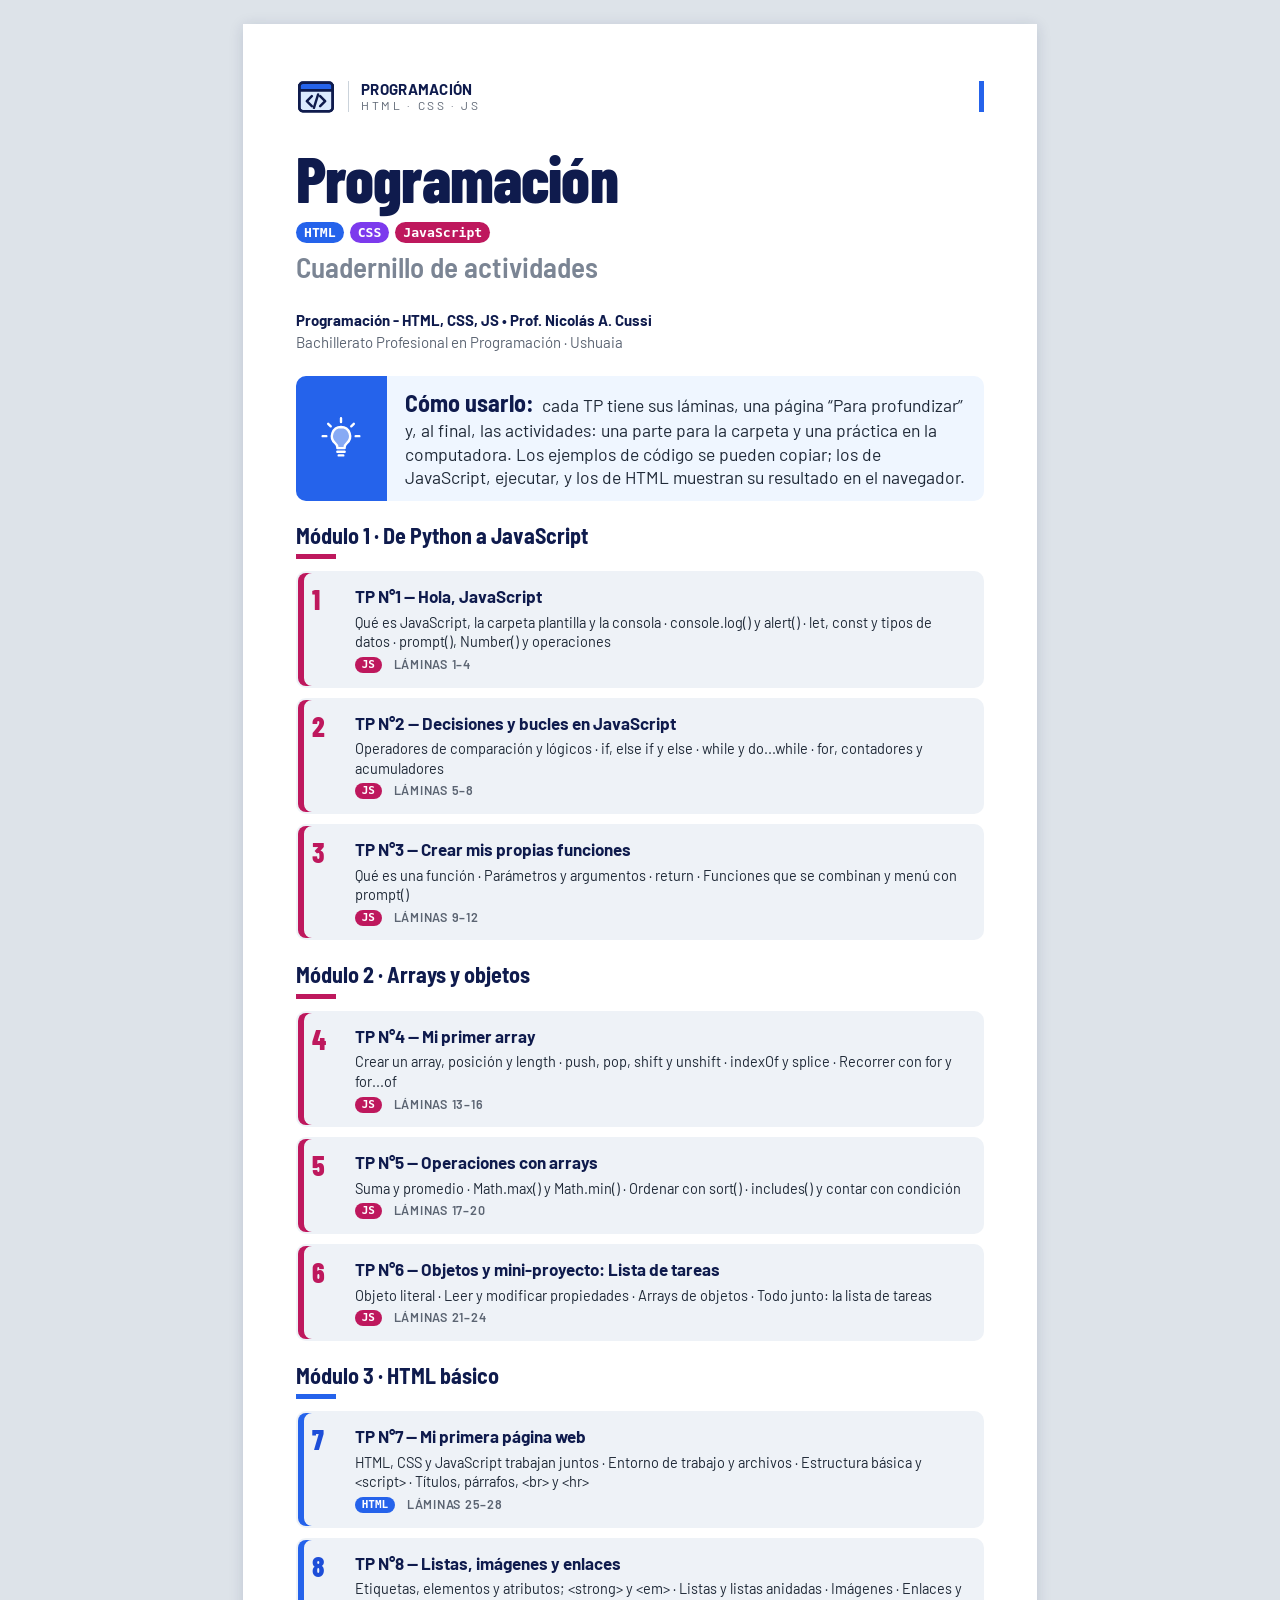
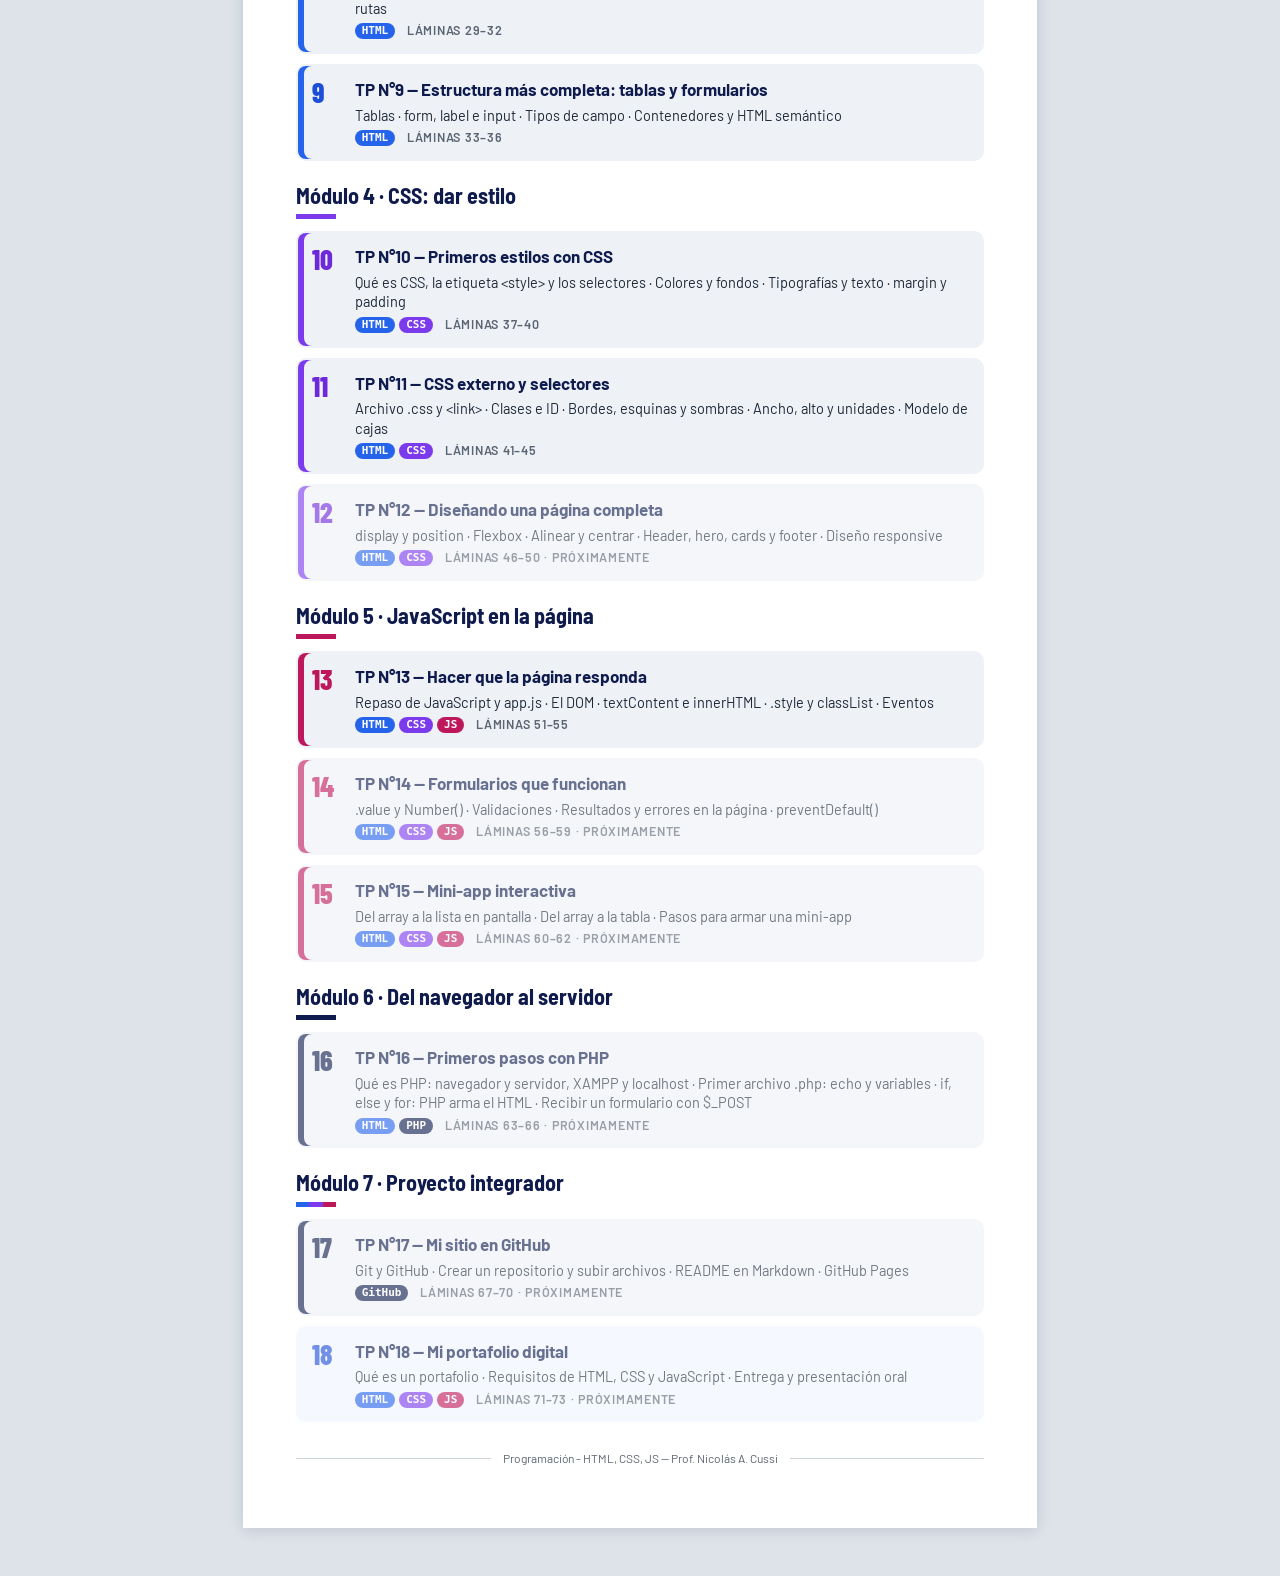
<file: index.html>
<!DOCTYPE html>
<html lang="es-AR">
<head>
  <meta charset="utf-8">
  <meta name="viewport" content="width=device-width, initial-scale=1">
  <title>Programación - HTML, CSS, JS — Cuadernillo de actividades  ·  Prof. Nicolás A. Cussi</title>
  <meta name="description" content="Cuadernillo de actividades de Programación (HTML, CSS y JavaScript), organizado en 18 TPs. Bachillerato Profesional en Programación, Ushuaia.">
  <meta name="theme-color" content="#2563EB">
  <link rel="preload" href="assets/fonts/barlow-condensed-latin-800-normal.woff2" as="font" type="font/woff2" crossorigin>
  <link rel="stylesheet" href="assets/css/estilos.css">
</head>
<body>

<svg width="0" height="0" style="position:absolute" aria-hidden="true" focusable="false">
  <defs>
    <symbol id="i-web" viewBox="0 0 48 48">
      <rect x="4" y="7" width="40" height="34" rx="4" style="fill:var(--ac2, var(--acento-claro))"/>
      <path d="M8 7h32a4 4 0 0 1 4 4v5H4v-5a4 4 0 0 1 4-4z" style="fill:var(--ac)"/>
      <rect x="4" y="7" width="40" height="34" rx="4"/>
      <path d="M4 16h40M19 23l-6 6 6 6M29 23l6 6-6 6M26.5 21l-5 16"/>
    </symbol>
  </defs>
</svg>

<a class="saltar" href="#indice">Saltar al índice</a>

<main class="portada">
  <div class="cab" aria-hidden="true">
    <svg class="cab__logo"><use href="#i-web"/></svg>
    <div class="cab__marca"><b>PROGRAMACIÓN</b><span>HTML · CSS · JS</span></div>
    <span class="cab__raya"></span>
  </div>

  <header class="portada__hero">
    <h1>Programación</h1>
    <p class="portada__tecs"><span class="etq etq--html">HTML</span><span class="etq etq--css">CSS</span><span class="etq etq--js">JavaScript</span></p>
    <p class="tit__sub">Cuadernillo de actividades</p>
  </header>

  <p class="portada__datos">
    <strong>Programación - HTML, CSS, JS • Prof. Nicolás A. Cussi</strong><br>
    Bachillerato Profesional en Programación · Ushuaia
  </p>

  <aside class="idea" aria-label="Cómo usar el cuadernillo">
    <span class="idea__ico" aria-hidden="true">
      <svg class="ico" viewBox="0 0 48 48" focusable="false">
        <path d="M24 2.5v4M10 8.5l2.8 2.8M38 8.5l-2.8 2.8M4 22h4M40 22h4"/>
        <path d="M24 12a10 10 0 0 0-6.2 17.8c1.4 1.2 2.2 2.6 2.2 4.2v1h8v-1c0-1.6.8-3 2.2-4.2A10 10 0 0 0 24 12z" style="fill:var(--ac)"/>
        <path d="M20 39h8M21.5 43h5"/>
      </svg>
    </span>
    <p><strong>Cómo usarlo:</strong> cada TP tiene sus láminas, una página “Para profundizar” y, al final, las actividades: una parte para la carpeta y una práctica en la computadora. Los ejemplos de código se pueden copiar; los de JavaScript, ejecutar, y los de HTML muestran su resultado en el navegador.</p>
  </aside>

  <section class="bloque bloque--js" id="indice" aria-labelledby="b1">
    <h2 class="subtitulo" id="b1">Módulo 1 · De Python a JavaScript</h2>
    <ul class="lista-tp">
      <li>
        <a class="tp tp--js" href="unidades/tp01.html">
          <span class="tp__num" aria-hidden="true">1</span>
          <span class="tp__titulo">TP N°1 — Hola, JavaScript</span>
          <span class="tp__temas">Qué es JavaScript, la carpeta plantilla y la consola · console.log() y alert() · let, const y tipos de datos · prompt(), Number() y operaciones</span>
          <span class="tp__meta"><span class="tp__tecs"><span class="etq etq--js">JS</span></span> Láminas 1–4 <span class="tp__visto" data-visto="1" hidden>· ✓ Visto</span></span>
        </a>
      </li>
      <li>
        <a class="tp tp--js" href="unidades/tp02.html">
          <span class="tp__num" aria-hidden="true">2</span>
          <span class="tp__titulo">TP N°2 — Decisiones y bucles en JavaScript</span>
          <span class="tp__temas">Operadores de comparación y lógicos · if, else if y else · while y do...while · for, contadores y acumuladores</span>
          <span class="tp__meta"><span class="tp__tecs"><span class="etq etq--js">JS</span></span> Láminas 5–8 <span class="tp__visto" data-visto="2" hidden>· ✓ Visto</span></span>
        </a>
      </li>
      <li>
        <a class="tp tp--js" href="unidades/tp03.html">
          <span class="tp__num" aria-hidden="true">3</span>
          <span class="tp__titulo">TP N°3 — Crear mis propias funciones</span>
          <span class="tp__temas">Qué es una función · Parámetros y argumentos · return · Funciones que se combinan y menú con prompt()</span>
          <span class="tp__meta"><span class="tp__tecs"><span class="etq etq--js">JS</span></span> Láminas 9–12 <span class="tp__visto" data-visto="3" hidden>· ✓ Visto</span></span>
        </a>
      </li>
    </ul>
  </section>

  <section class="bloque bloque--js" aria-labelledby="b2">
    <h2 class="subtitulo" id="b2">Módulo 2 · Arrays y objetos</h2>
    <ul class="lista-tp">
      <li>
        <a class="tp tp--js" href="unidades/tp04.html">
          <span class="tp__num" aria-hidden="true">4</span>
          <span class="tp__titulo">TP N°4 — Mi primer array</span>
          <span class="tp__temas">Crear un array, posición y length · push, pop, shift y unshift · indexOf y splice · Recorrer con for y for...of</span>
          <span class="tp__meta"><span class="tp__tecs"><span class="etq etq--js">JS</span></span> Láminas 13–16 <span class="tp__visto" data-visto="4" hidden>· ✓ Visto</span></span>
        </a>
      </li>
      <li>
        <a class="tp tp--js" href="unidades/tp05.html">
          <span class="tp__num" aria-hidden="true">5</span>
          <span class="tp__titulo">TP N°5 — Operaciones con arrays</span>
          <span class="tp__temas">Suma y promedio · Math.max() y Math.min() · Ordenar con sort() · includes() y contar con condición</span>
          <span class="tp__meta"><span class="tp__tecs"><span class="etq etq--js">JS</span></span> Láminas 17–20 <span class="tp__visto" data-visto="5" hidden>· ✓ Visto</span></span>
        </a>
      </li>
      <li>
        <a class="tp tp--js" href="unidades/tp06.html">
          <span class="tp__num" aria-hidden="true">6</span>
          <span class="tp__titulo">TP N°6 — Objetos y mini-proyecto: Lista de tareas</span>
          <span class="tp__temas">Objeto literal · Leer y modificar propiedades · Arrays de objetos · Todo junto: la lista de tareas</span>
          <span class="tp__meta"><span class="tp__tecs"><span class="etq etq--js">JS</span></span> Láminas 21–24 <span class="tp__visto" data-visto="6" hidden>· ✓ Visto</span></span>
        </a>
      </li>
    </ul>
  </section>

  <section class="bloque bloque--html" aria-labelledby="b3">
    <h2 class="subtitulo" id="b3">Módulo 3 · HTML básico</h2>
    <ul class="lista-tp">
      <li>
        <a class="tp tp--html" href="unidades/tp07.html">
          <span class="tp__num" aria-hidden="true">7</span>
          <span class="tp__titulo">TP N°7 — Mi primera página web</span>
          <span class="tp__temas">HTML, CSS y JavaScript trabajan juntos · Entorno de trabajo y archivos · Estructura básica y &lt;script&gt; · Títulos, párrafos, &lt;br&gt; y &lt;hr&gt;</span>
          <span class="tp__meta"><span class="tp__tecs"><span class="etq etq--html">HTML</span></span> Láminas 25–28 <span class="tp__visto" data-visto="7" hidden>· ✓ Visto</span></span>
        </a>
      </li>
      <li>
        <a class="tp tp--html" href="unidades/tp08.html">
          <span class="tp__num" aria-hidden="true">8</span>
          <span class="tp__titulo">TP N°8 — Listas, imágenes y enlaces</span>
          <span class="tp__temas">Etiquetas, elementos y atributos; &lt;strong&gt; y &lt;em&gt; · Listas y listas anidadas · Imágenes · Enlaces y rutas</span>
          <span class="tp__meta"><span class="tp__tecs"><span class="etq etq--html">HTML</span></span> Láminas 29–32 <span class="tp__visto" data-visto="8" hidden>· ✓ Visto</span></span>
        </a>
      </li>
      <li>
        <a class="tp tp--html" href="unidades/tp09.html">
          <span class="tp__num" aria-hidden="true">9</span>
          <span class="tp__titulo">TP N°9 — Estructura más completa: tablas y formularios</span>
          <span class="tp__temas">Tablas · form, label e input · Tipos de campo · Contenedores y HTML semántico</span>
          <span class="tp__meta"><span class="tp__tecs"><span class="etq etq--html">HTML</span></span> Láminas 33–36 <span class="tp__visto" data-visto="9" hidden>· ✓ Visto</span></span>
        </a>
      </li>
    </ul>
  </section>

  <section class="bloque bloque--css" aria-labelledby="b4">
    <h2 class="subtitulo" id="b4">Módulo 4 · CSS: dar estilo</h2>
    <ul class="lista-tp">
      <li>
        <a class="tp tp--css" href="unidades/tp10.html">
          <span class="tp__num" aria-hidden="true">10</span>
          <span class="tp__titulo">TP N°10 — Primeros estilos con CSS</span>
          <span class="tp__temas">Qué es CSS, la etiqueta &lt;style&gt; y los selectores · Colores y fondos · Tipografías y texto · margin y padding</span>
          <span class="tp__meta"><span class="tp__tecs"><span class="etq etq--html">HTML</span> <span class="etq etq--css">CSS</span></span> Láminas 37–40 <span class="tp__visto" data-visto="10" hidden>· ✓ Visto</span></span>
        </a>
      </li>
      <li>
        <a class="tp tp--css" href="unidades/tp11.html">
          <span class="tp__num" aria-hidden="true">11</span>
          <span class="tp__titulo">TP N°11 — CSS externo y selectores</span>
          <span class="tp__temas">Archivo .css y &lt;link&gt; · Clases e ID · Bordes, esquinas y sombras · Ancho, alto y unidades · Modelo de cajas</span>
          <span class="tp__meta"><span class="tp__tecs"><span class="etq etq--html">HTML</span> <span class="etq etq--css">CSS</span></span> Láminas 41–45 <span class="tp__visto" data-visto="11" hidden>· ✓ Visto</span></span>
        </a>
      </li>
      <li>
        <div class="tp tp--css tp--pronto">
          <span class="tp__num" aria-hidden="true">12</span>
          <span class="tp__titulo">TP N°12 — Diseñando una página completa</span>
          <span class="tp__temas">display y position · Flexbox · Alinear y centrar · Header, hero, cards y footer · Diseño responsive</span>
          <span class="tp__meta"><span class="tp__tecs"><span class="etq etq--html">HTML</span> <span class="etq etq--css">CSS</span></span> Láminas 46–50 · Próximamente</span>
        </div>
      </li>
    </ul>
  </section>

  <section class="bloque bloque--js" aria-labelledby="b5">
    <h2 class="subtitulo" id="b5">Módulo 5 · JavaScript en la página</h2>
    <ul class="lista-tp">
      <li>
        <a class="tp tp--js" href="unidades/tp13.html">
          <span class="tp__num" aria-hidden="true">13</span>
          <span class="tp__titulo">TP N°13 — Hacer que la página responda</span>
          <span class="tp__temas">Repaso de JavaScript y app.js · El DOM · textContent e innerHTML · .style y classList · Eventos</span>
          <span class="tp__meta"><span class="tp__tecs"><span class="etq etq--html">HTML</span> <span class="etq etq--css">CSS</span> <span class="etq etq--js">JS</span></span> Láminas 51–55 <span class="tp__visto" data-visto="13" hidden>· ✓ Visto</span></span>
        </a>
      </li>
      <li>
        <div class="tp tp--js tp--pronto">
          <span class="tp__num" aria-hidden="true">14</span>
          <span class="tp__titulo">TP N°14 — Formularios que funcionan</span>
          <span class="tp__temas">.value y Number() · Validaciones · Resultados y errores en la página · preventDefault()</span>
          <span class="tp__meta"><span class="tp__tecs"><span class="etq etq--html">HTML</span> <span class="etq etq--css">CSS</span> <span class="etq etq--js">JS</span></span> Láminas 56–59 · Próximamente</span>
        </div>
      </li>
      <li>
        <div class="tp tp--js tp--pronto">
          <span class="tp__num" aria-hidden="true">15</span>
          <span class="tp__titulo">TP N°15 — Mini-app interactiva</span>
          <span class="tp__temas">Del array a la lista en pantalla · Del array a la tabla · Pasos para armar una mini-app</span>
          <span class="tp__meta"><span class="tp__tecs"><span class="etq etq--html">HTML</span> <span class="etq etq--css">CSS</span> <span class="etq etq--js">JS</span></span> Láminas 60–62 · Próximamente</span>
        </div>
      </li>
    </ul>
  </section>

  <section class="bloque bloque--php" aria-labelledby="b6">
    <h2 class="subtitulo" id="b6">Módulo 6 · Del navegador al servidor</h2>
    <ul class="lista-tp">
      <li>
        <div class="tp tp--php tp--pronto">
          <span class="tp__num" aria-hidden="true">16</span>
          <span class="tp__titulo">TP N°16 — Primeros pasos con PHP</span>
          <span class="tp__temas">Qué es PHP: navegador y servidor, XAMPP y localhost · Primer archivo .php: echo y variables · if, else y for: PHP arma el HTML · Recibir un formulario con $_POST</span>
          <span class="tp__meta"><span class="tp__tecs"><span class="etq etq--html">HTML</span> <span class="etq">PHP</span></span> Láminas 63–66 · Próximamente</span>
        </div>
      </li>
    </ul>
  </section>

  <section class="bloque bloque--todo" aria-labelledby="b7">
    <h2 class="subtitulo" id="b7">Módulo 7 · Proyecto integrador</h2>
    <ul class="lista-tp">
      <li>
        <div class="tp tp--git tp--pronto">
          <span class="tp__num" aria-hidden="true">17</span>
          <span class="tp__titulo">TP N°17 — Mi sitio en GitHub</span>
          <span class="tp__temas">Git y GitHub · Crear un repositorio y subir archivos · README en Markdown · GitHub Pages</span>
          <span class="tp__meta"><span class="tp__tecs"><span class="etq">GitHub</span></span> Láminas 67–70 · Próximamente</span>
        </div>
      </li>
      <li>
        <div class="tp tp--todo tp--pronto tp--integrador">
          <span class="tp__num" aria-hidden="true">18</span>
          <span class="tp__titulo">TP N°18 — Mi portafolio digital</span>
          <span class="tp__temas">Qué es un portafolio · Requisitos de HTML, CSS y JavaScript · Entrega y presentación oral</span>
          <span class="tp__meta"><span class="tp__tecs"><span class="etq etq--html">HTML</span> <span class="etq etq--css">CSS</span> <span class="etq etq--js">JS</span></span> Láminas 71–73 · Próximamente</span>
        </div>
      </li>
    </ul>
  </section>

  <footer class="pie">
    <span class="pie__linea"></span>
    <span>Programación - HTML, CSS, JS — Prof. Nicolás A. Cussi</span>
    <span class="pie__linea"></span>
  </footer>
</main>

<script src="assets/js/actividades.js"></script>
</body>
</html>
</file>
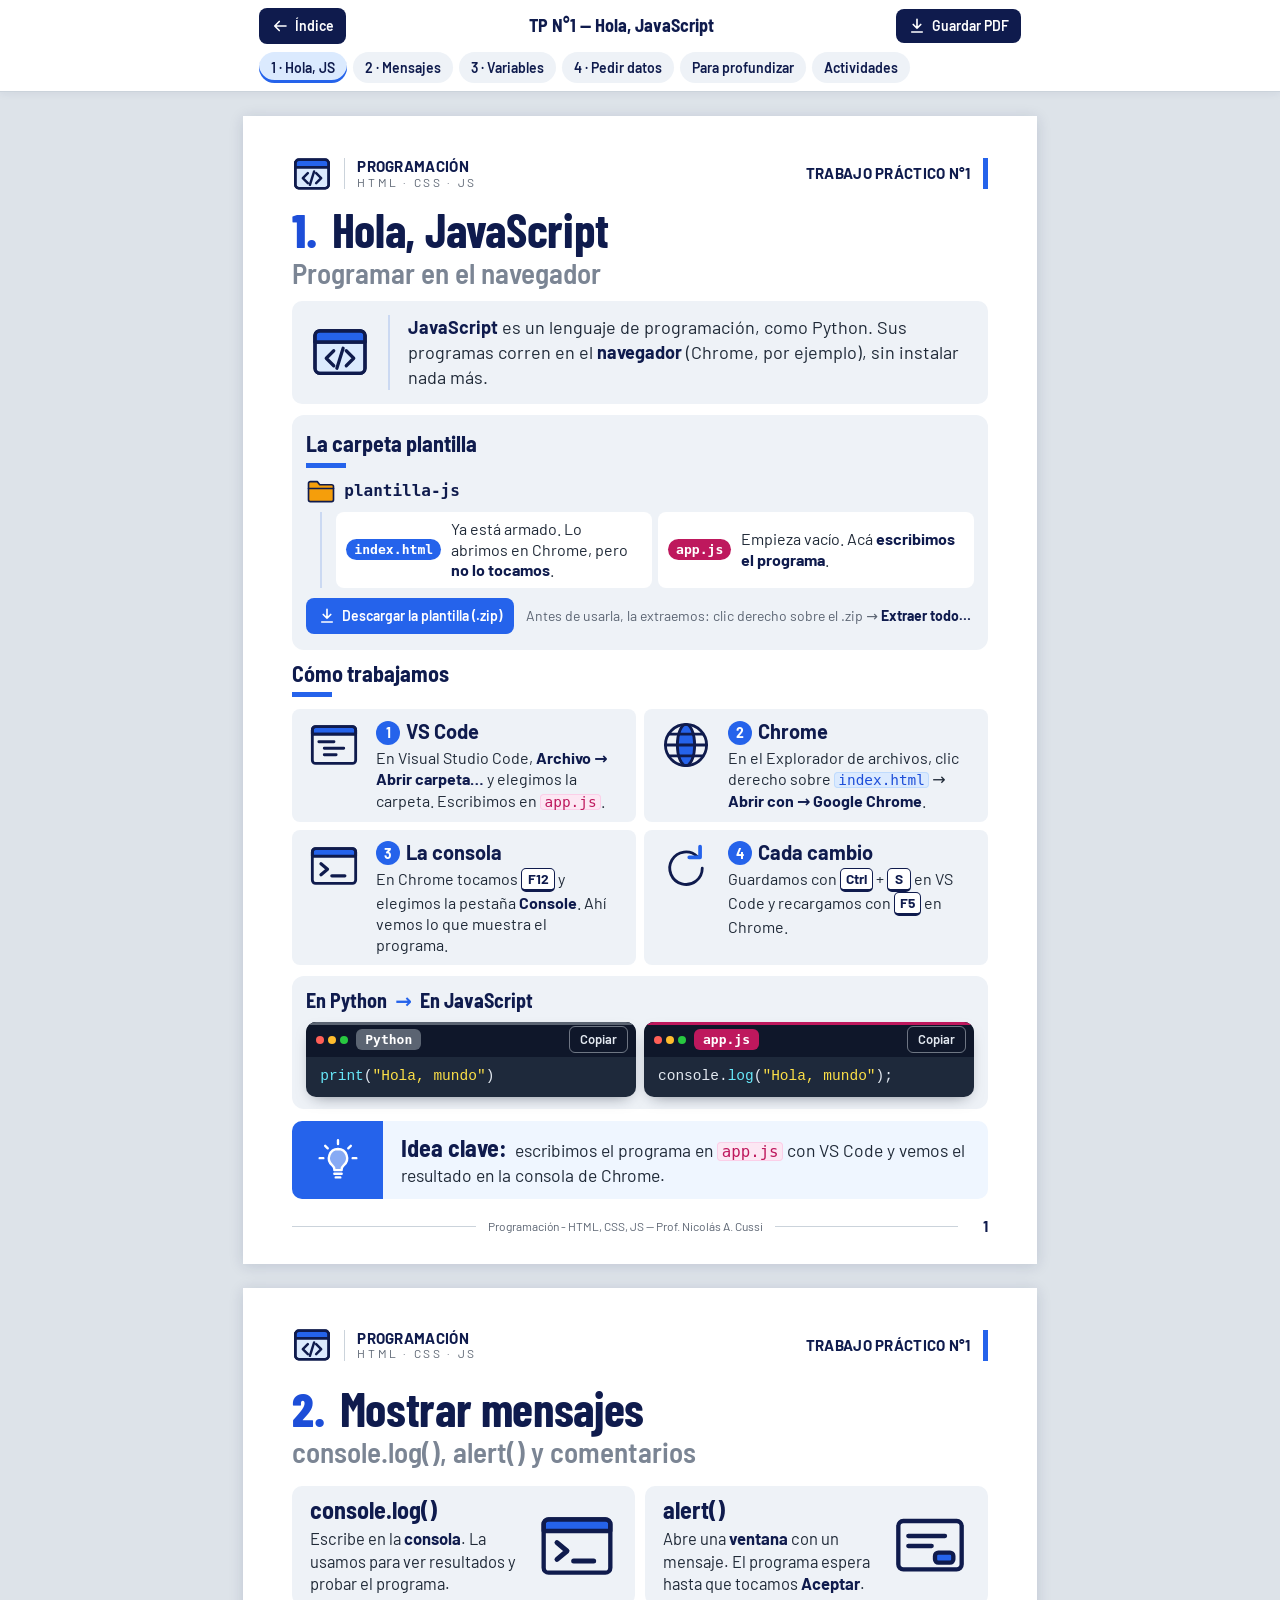
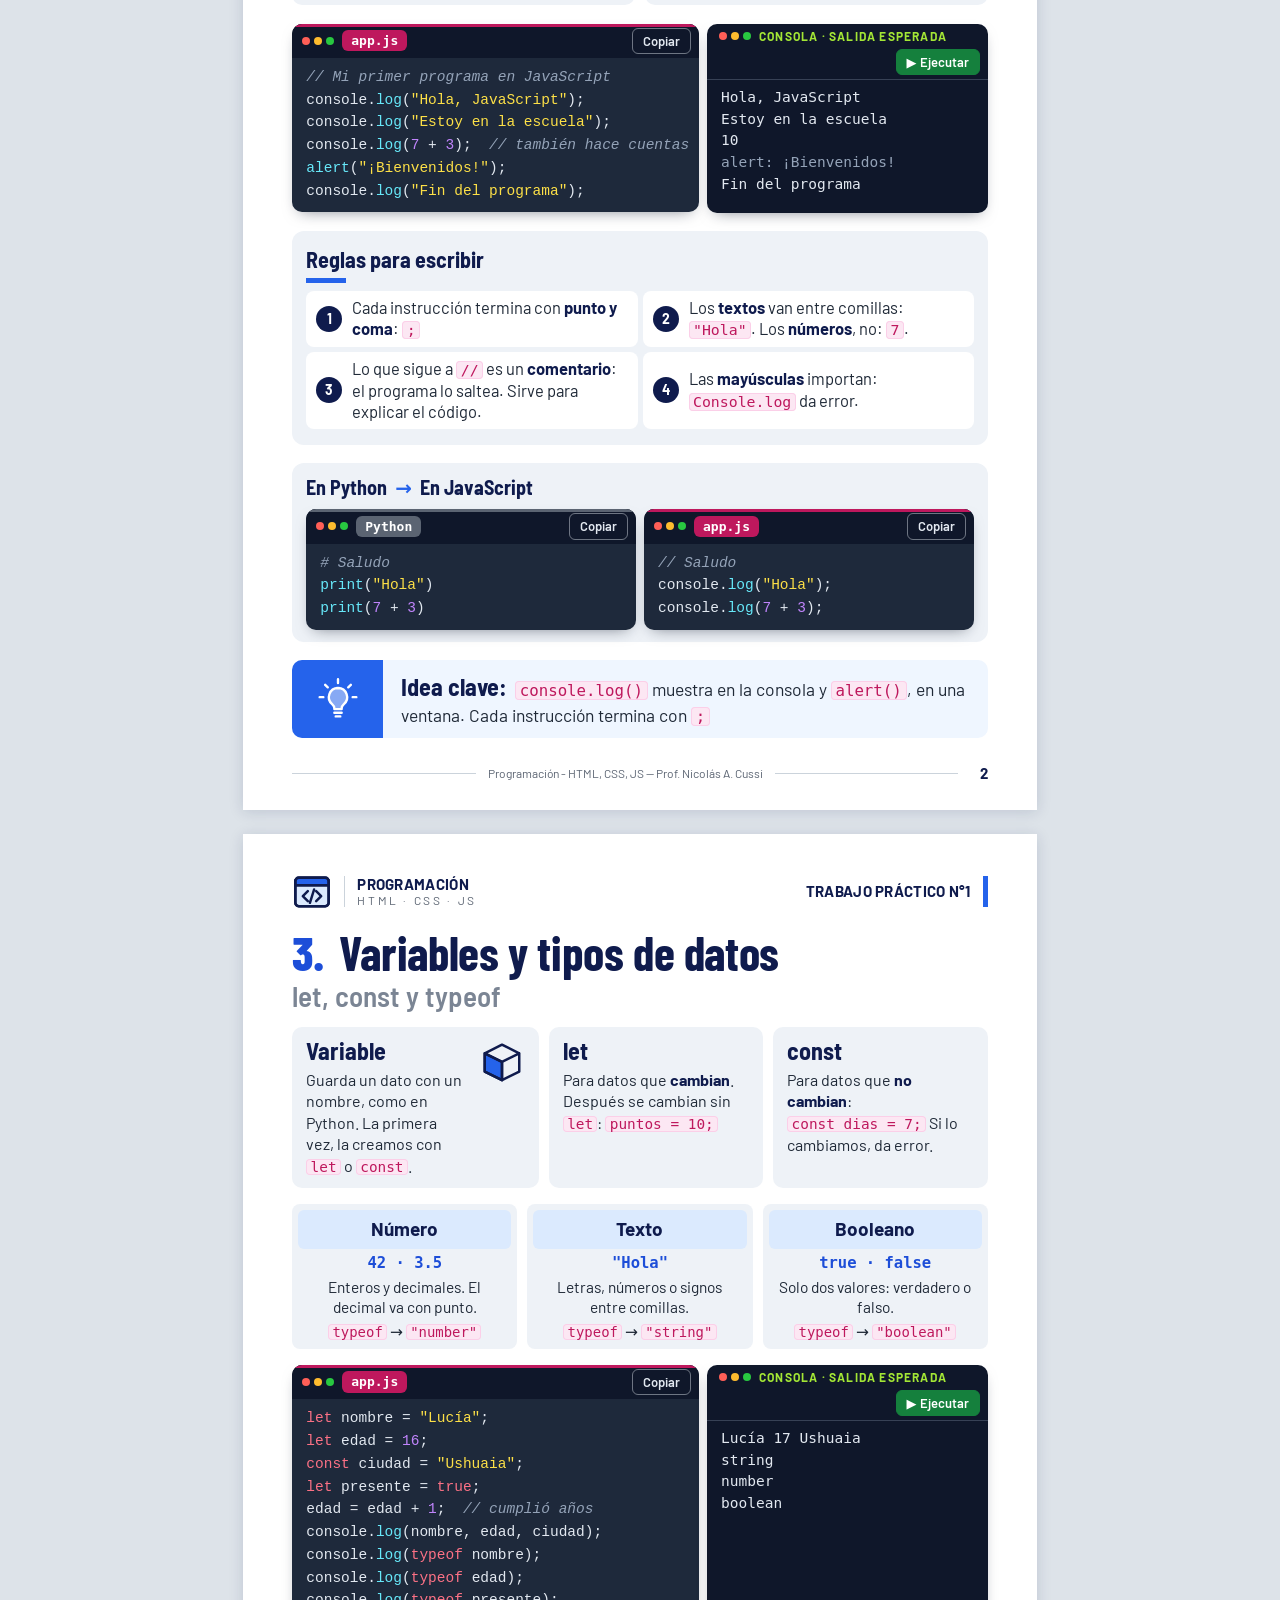
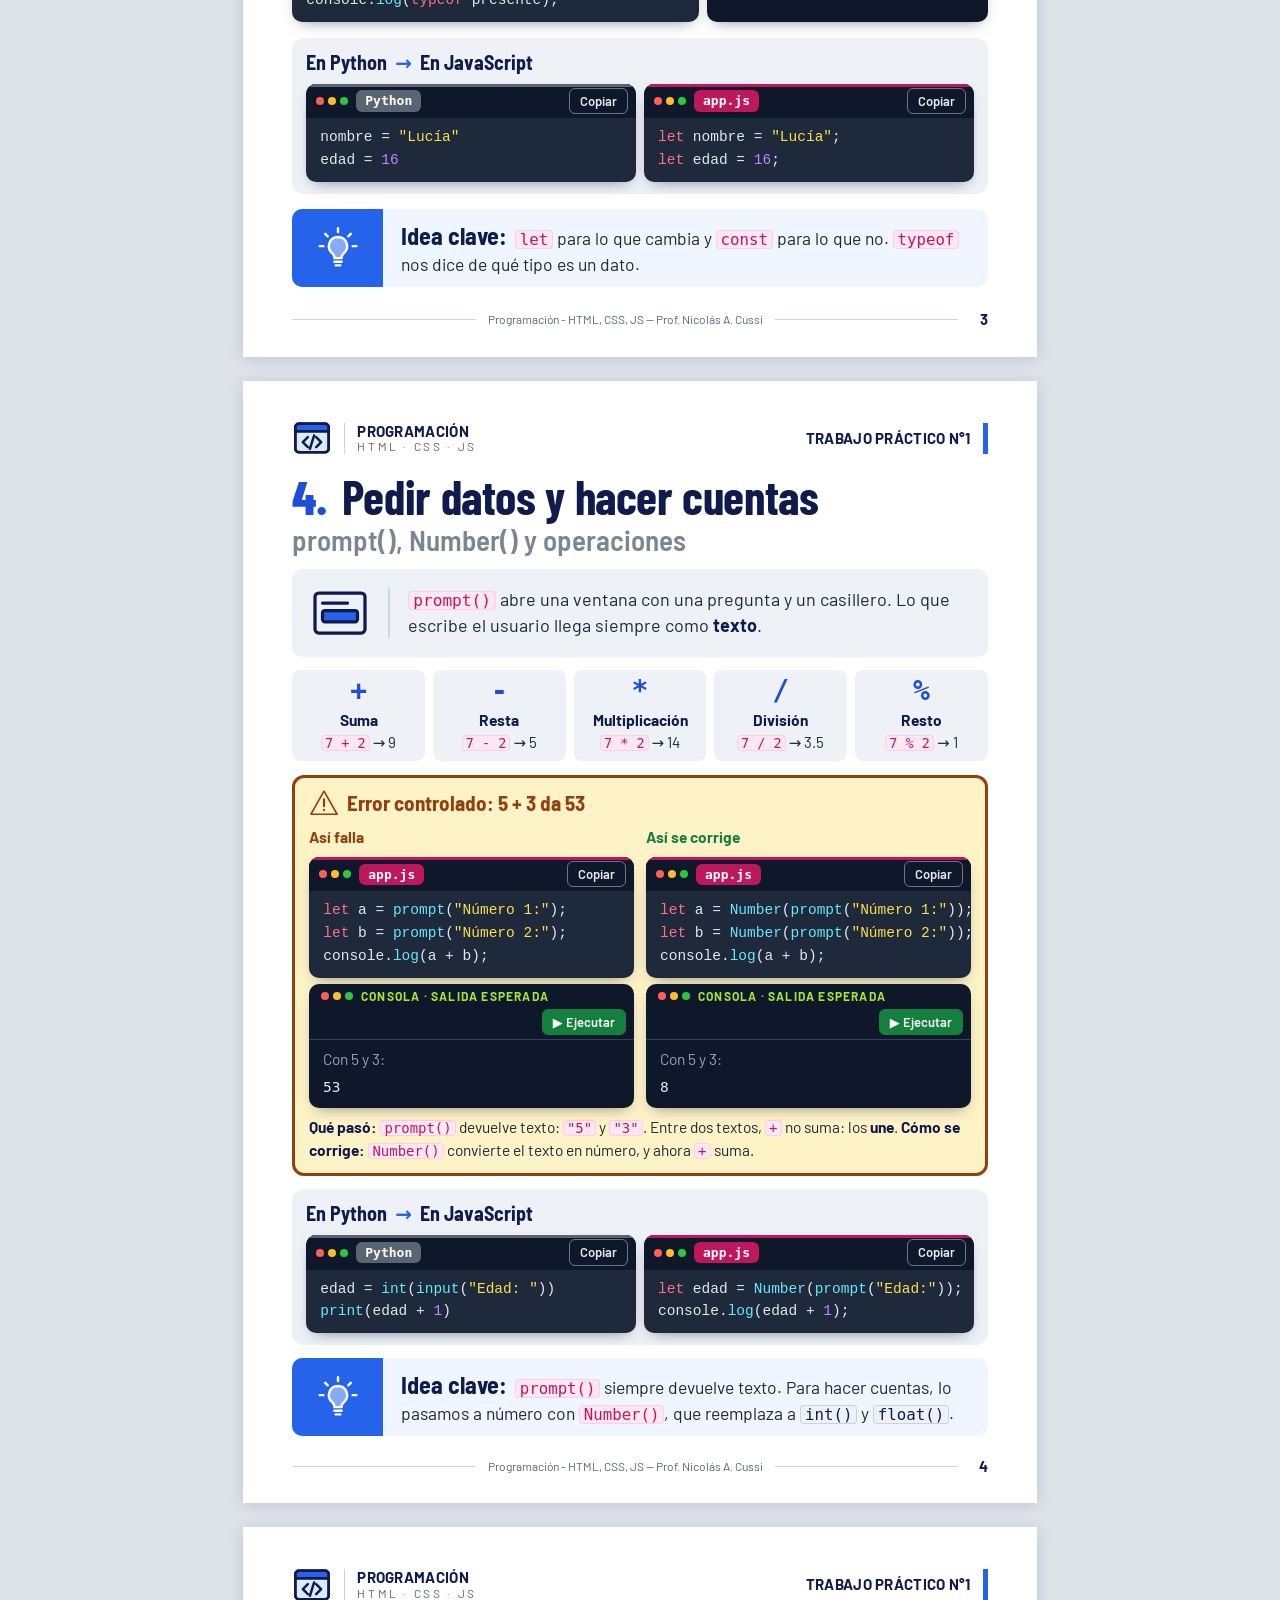
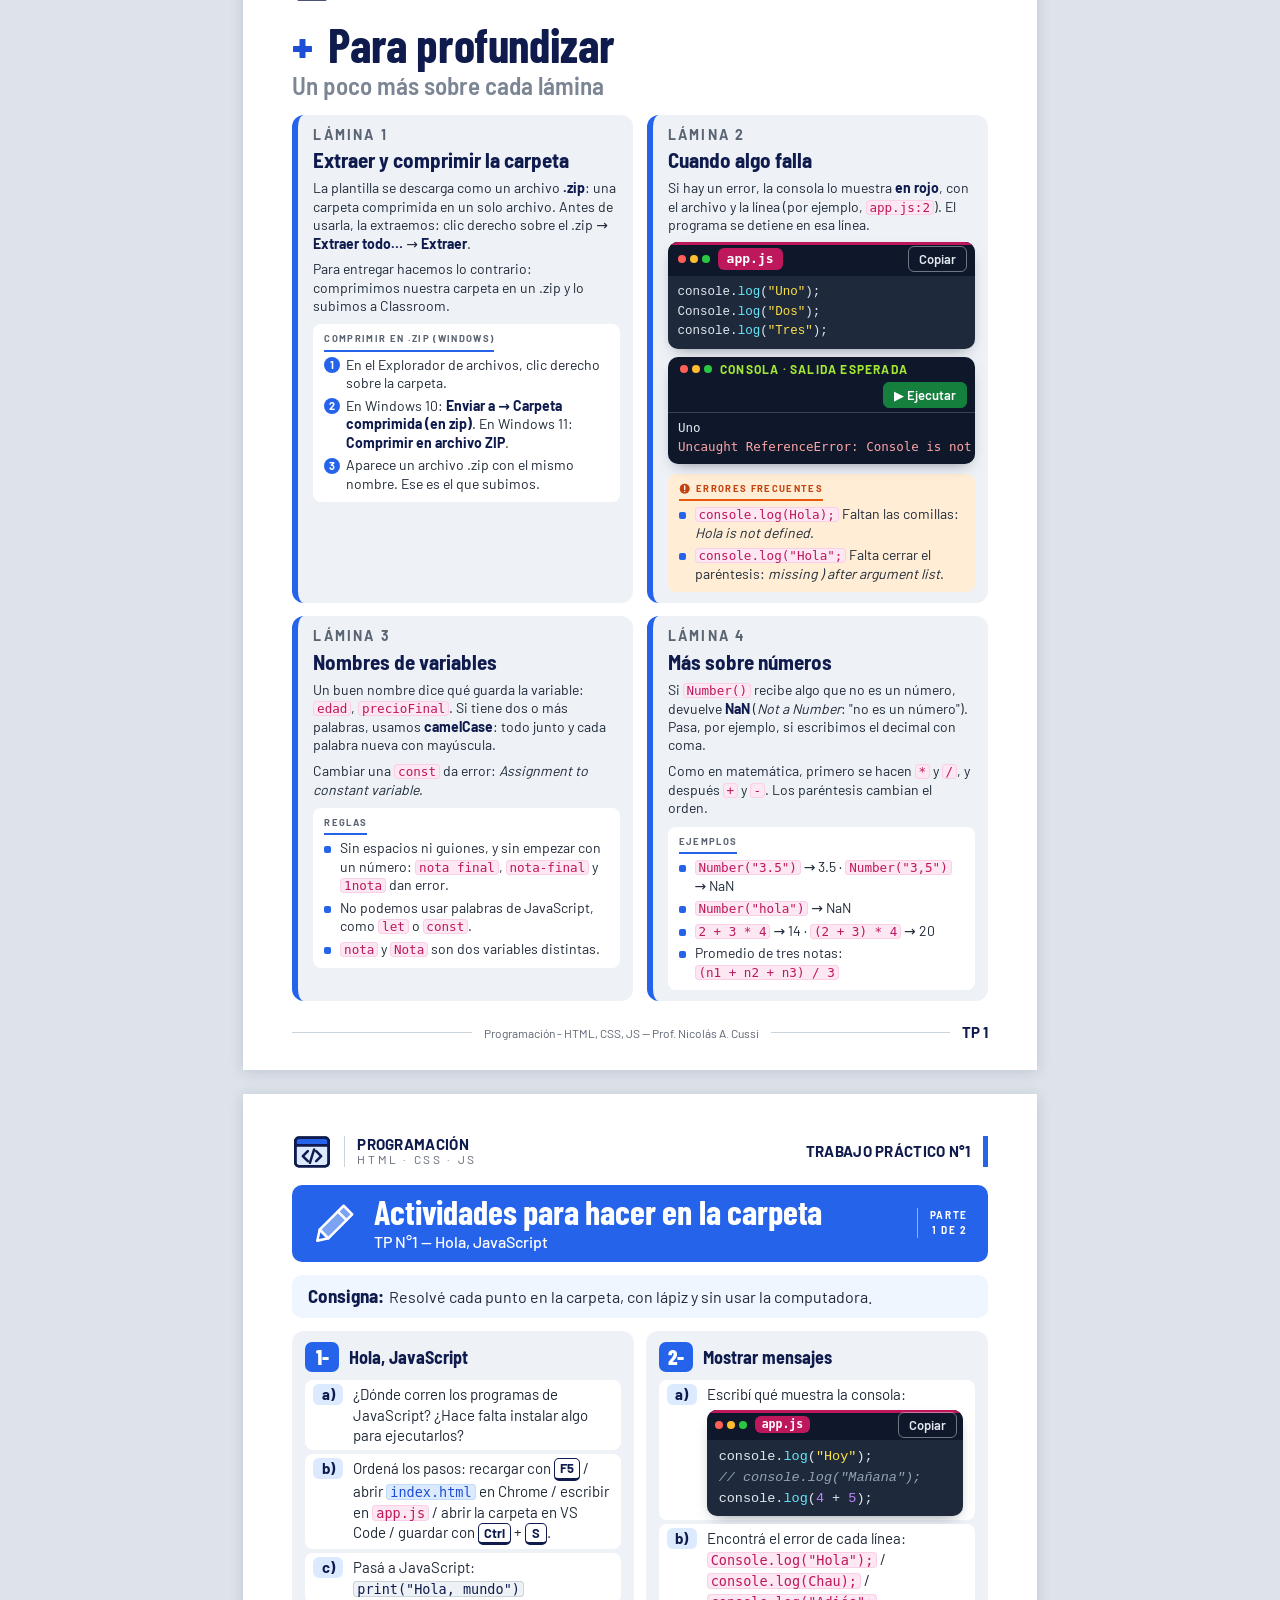
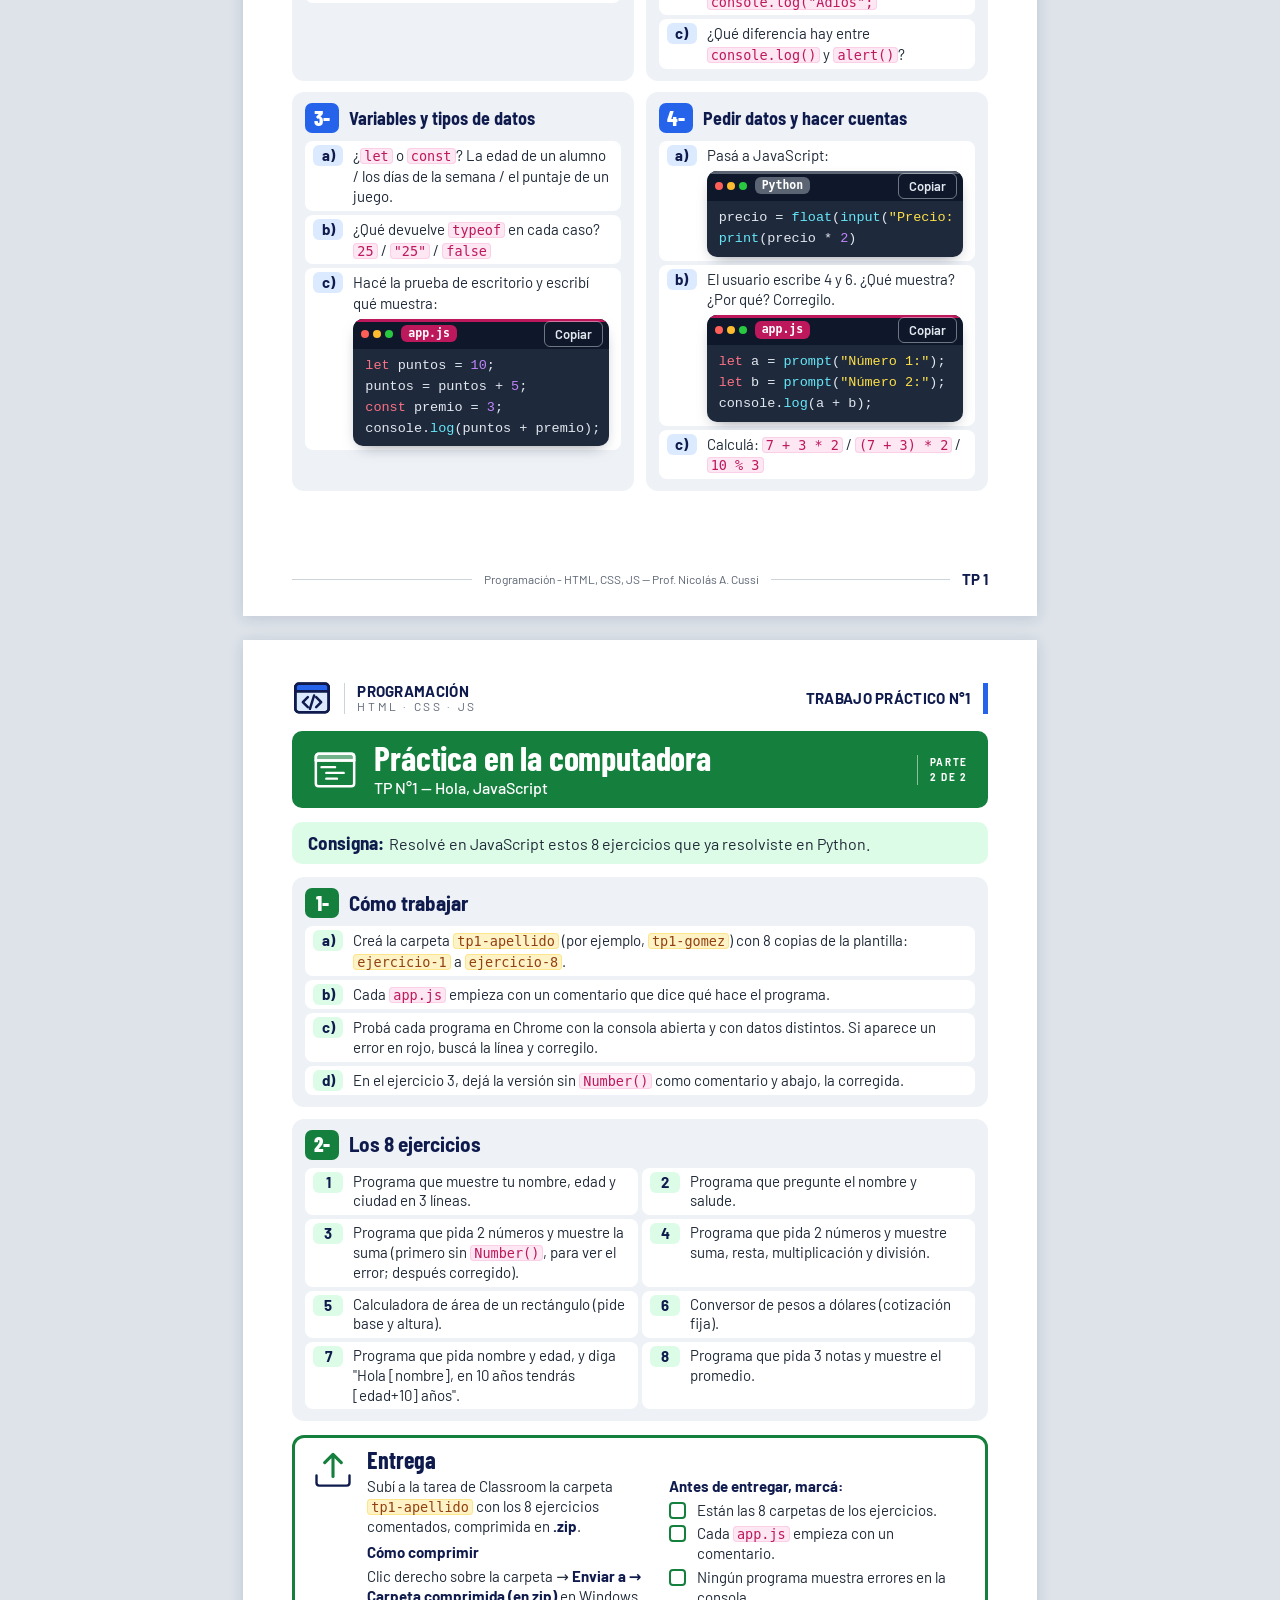
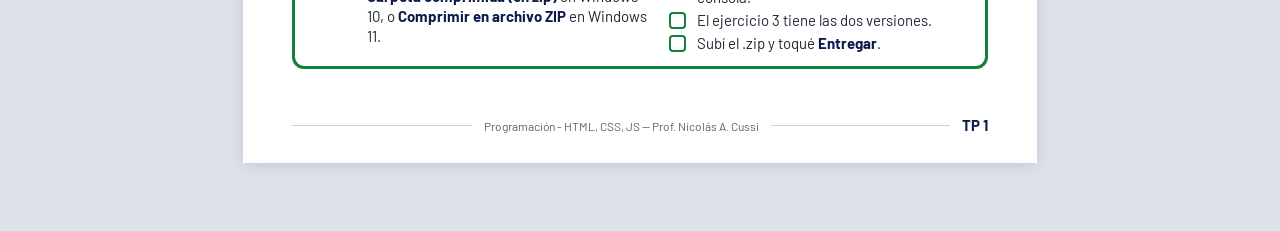
<file: unidades/tp01.html>
<!DOCTYPE html>
<html lang="es-AR">
<head>
  <meta charset="utf-8">
  <meta name="viewport" content="width=device-width, initial-scale=1">
  <title>TP N°1 — Hola, JavaScript · Programación - HTML, CSS, JS</title>
  <meta name="description" content="TP N°1 de Programación: qué es JavaScript, la carpeta plantilla y la consola, console.log() y alert(), variables y tipos de datos, prompt() y Number(). Prof. Nicolás A. Cussi.">
  <meta name="theme-color" content="#2563EB">
  <link rel="preload" href="../assets/fonts/barlow-latin-400-normal.woff2" as="font" type="font/woff2" crossorigin>
  <link rel="preload" href="../assets/fonts/barlow-semi-condensed-latin-700-normal.woff2" as="font" type="font/woff2" crossorigin>
  <link rel="stylesheet" href="../assets/css/estilos.css">
</head>
<body data-tp="1">

<!-- ====== Íconos ====== -->
<svg width="0" height="0" style="position:absolute" aria-hidden="true" focusable="false">
  <defs>
    <symbol id="i-web" viewBox="0 0 48 48">
      <rect x="4" y="7" width="40" height="34" rx="4" style="fill:var(--ac2, var(--acento-claro))"/>
      <path d="M8 7h32a4 4 0 0 1 4 4v5H4v-5a4 4 0 0 1 4-4z" style="fill:var(--ac)"/>
      <rect x="4" y="7" width="40" height="34" rx="4"/>
      <path d="M4 16h40M19 23l-6 6 6 6M29 23l6 6-6 6M26.5 21l-5 16"/>
    </symbol>
    <symbol id="i-carpeta" viewBox="0 0 48 48">
      <path d="M4 12a3 3 0 0 1 3-3h11l4 5h19a3 3 0 0 1 3 3v21a3 3 0 0 1-3 3H7a3 3 0 0 1-3-3z" style="fill:var(--ac)"/>
      <path d="M4 20h40"/>
    </symbol>
    <symbol id="i-editor" viewBox="0 0 48 48">
      <path d="M7 7h34a3 3 0 0 1 3 3v4H4v-4a3 3 0 0 1 3-3z" style="fill:var(--ac)"/>
      <rect x="4" y="7" width="40" height="34" rx="3"/>
      <path d="M4 14h40M10 21h14M15 27h18M15 33h11"/>
    </symbol>
    <symbol id="i-navegador" viewBox="0 0 48 48">
      <ellipse cx="24" cy="24" rx="8" ry="19" style="fill:var(--ac)"/>
      <circle cx="24" cy="24" r="19"/>
      <path d="M5 24h38M8.5 14h31M8.5 34h31"/>
    </symbol>
    <symbol id="i-consola" viewBox="0 0 48 48">
      <path d="M7 8h34a3 3 0 0 1 3 3v4H4v-4a3 3 0 0 1 3-3z" style="fill:var(--ac)"/>
      <rect x="4" y="8" width="40" height="32" rx="3"/>
      <path d="M12 22l6 5-6 5M22 33h12" style="stroke-width:3"/>
    </symbol>
    <symbol id="i-recargar" viewBox="0 0 48 48">
      <path d="M39 26a15 15 0 1 1-4.4-10.6"/>
      <path d="M37 6v10H27" style="stroke:var(--ac);stroke-width:3.4"/>
    </symbol>
    <symbol id="i-mensaje" viewBox="0 0 48 48">
      <rect x="5" y="9" width="38" height="29" rx="3"/>
      <path d="M11 18h22M11 24h14"/>
      <rect x="27" y="28" width="11" height="6" rx="2" style="fill:var(--ac)"/>
    </symbol>
    <symbol id="i-caja" viewBox="0 0 48 48">
      <path d="M6 16l18 9v19L6 35z" style="fill:var(--ac)"/>
      <path d="M6 16l18-9 18 9v19l-18 9-18-9zM6 16l18 9 18-9M24 25v19"/>
    </symbol>
    <symbol id="i-pregunta" viewBox="0 0 48 48">
      <rect x="4" y="8" width="40" height="32" rx="3"/>
      <path d="M10 16h20"/>
      <rect x="10" y="22" width="28" height="9" rx="2" style="fill:var(--ac)"/>
    </symbol>
    <symbol id="i-alerta" viewBox="0 0 48 48">
      <path d="M24 5 45 42H3z" style="fill:var(--ac)"/>
      <path d="M24 18v11M24 35v.5" style="stroke-width:3.4"/>
    </symbol>
    <symbol id="i-importante" viewBox="0 0 48 48">
      <circle cx="24" cy="24" r="21" style="fill:var(--ac);stroke:none"/>
      <path d="M24 12v15M24 35v.5" style="stroke:var(--blanco);stroke-width:5.5"/>
    </symbol>
    <symbol id="i-foco" viewBox="0 0 48 48">
      <path d="M24 2.5v4M10 8.5l2.8 2.8M38 8.5l-2.8 2.8M4 22h4M40 22h4"/>
      <path d="M24 12a10 10 0 0 0-6.2 17.8c1.4 1.2 2.2 2.6 2.2 4.2v1h8v-1c0-1.6.8-3 2.2-4.2A10 10 0 0 0 24 12z" style="fill:var(--ac)"/>
      <path d="M20 39h8M21.5 43h5"/>
    </symbol>
    <symbol id="i-lapiz" viewBox="0 0 48 48">
      <path d="M33 6l9 9-25 25-9-9z" style="fill:var(--ac)"/>
      <path d="M8 31 5.5 42.5 17 40z"/>
      <path d="M27 12l9 9"/>
    </symbol>
    <symbol id="i-subir" viewBox="0 0 48 48">
      <path d="M6 30v8a3 3 0 0 0 3 3h30a3 3 0 0 0 3-3v-8"/>
      <path d="M24 31V7M15 16l9-9 9 9" style="stroke:var(--ac);stroke-width:3.4"/>
    </symbol>
    <symbol id="i-descarga" viewBox="0 0 24 24">
      <path d="M12 3v12M7 10l5 5 5-5M5 20h14"/>
    </symbol>
    <symbol id="i-atras" viewBox="0 0 24 24">
      <path d="M20 12H5M11 6l-6 6 6 6"/>
    </symbol>
  </defs>
</svg>

<a class="saltar" href="#contenido">Saltar al contenido</a>

<header class="barra">
  <div class="barra__fila">
    <a class="boton barra__volver" href="../index.html"><svg aria-hidden="true" focusable="false"><use href="#i-atras"/></svg><span>Índice</span></a>
    <span class="barra__titulo">TP N°1 — Hola, JavaScript</span>
    <button class="boton" type="button" data-imprimir aria-label="Guardar en PDF">
      <svg aria-hidden="true" focusable="false"><use href="#i-descarga"/></svg><span><span class="boton__largo">Guardar </span>PDF</span>
    </button>
  </div>
  <nav class="partes" aria-label="Partes del TP N°1">
    <a href="#pag-1">1 · Hola, JS</a>
    <a href="#pag-2">2 · Mensajes</a>
    <a href="#pag-3">3 · Variables</a>
    <a href="#pag-4">4 · Pedir datos</a>
    <a href="#profundizar">Para profundizar</a>
    <a href="#actividades">Actividades</a>
  </nav>
</header>

<main id="contenido" class="laminas">
  <h1 class="sr-only">TP N°1 — Hola, JavaScript</h1>

  <!-- =================== LÁMINA 1 =================== -->
  <article class="lamina lamina--compacta" id="pag-1" aria-labelledby="t1">
    <div class="cab" aria-hidden="true">
      <svg class="cab__logo"><use href="#i-web"/></svg>
      <div class="cab__marca"><b>PROGRAMACIÓN</b><span>HTML · CSS · JS</span></div>
      <div class="cab__lema"><span class="cab__lema-largo">TRABAJO PRÁCTICO </span><span class="cab__lema-corto">TP </span><span class="cab__lema-n">N°1</span></div>
      <span class="cab__raya"></span>
    </div>

    <div class="tit">
      <h2 class="tit__h" id="t1"><span class="tit__num">1.</span> Hola, JavaScript</h2>
      <p class="tit__sub">Programar en el navegador</p>
    </div>

    <div class="intro">
      <svg class="ico ico--xl" aria-hidden="true" focusable="false"><use href="#i-web"/></svg>
      <p><strong>JavaScript</strong> es un lenguaje de programación, como Python. Sus programas corren en el <strong>navegador</strong> (Chrome, por ejemplo), sin instalar nada más.</p>
    </div>

    <section class="panel" aria-labelledby="s1">
      <div class="panel__cab"><h3 class="subtitulo" id="s1">La carpeta plantilla</h3></div>
      <div class="carpeta">
        <p class="carpeta__raiz"><svg class="ico ico--carpeta" aria-hidden="true" focusable="false"><use href="#i-carpeta"/></svg>plantilla-js</p>
        <ul class="carpeta__arch carpeta__arch--2col">
          <li><span class="etq etq--html">index.html</span><span>Ya está armado. Lo abrimos en Chrome, pero <strong>no lo tocamos</strong>.</span></li>
          <li><span class="etq etq--js">app.js</span><span>Empieza vacío. Acá <strong>escribimos el programa</strong>.</span></li>
        </ul>
      </div>
      <p class="descarga">
        <a class="boton boton--acento" href="../assets/descargas/plantilla-js.zip" download><svg aria-hidden="true" focusable="false"><use href="#i-descarga"/></svg><span>Descargar la plantilla (.zip)</span></a>
        <span class="descarga__nota">Antes de usarla, la extraemos: clic derecho sobre el .zip → <strong>Extraer todo…</strong></span>
      </p>
    </section>

    <section aria-labelledby="s1b">
      <h3 class="subtitulo" id="s1b">Cómo trabajamos</h3>
      <ol class="pasos2">
        <li class="paso"><svg class="ico" aria-hidden="true" focusable="false"><use href="#i-editor"/></svg><h3><span class="paso__n">1</span>VS Code</h3><p>En Visual Studio Code, <strong>Archivo → Abrir carpeta…</strong> y elegimos la carpeta. Escribimos en <code class="cod-js">app.js</code>.</p></li>
        <li class="paso"><svg class="ico" aria-hidden="true" focusable="false"><use href="#i-navegador"/></svg><h3><span class="paso__n">2</span>Chrome</h3><p>En el Explorador de archivos, clic derecho sobre <code>index.html</code> → <strong>Abrir con → Google Chrome</strong>.</p></li>
        <li class="paso"><svg class="ico" aria-hidden="true" focusable="false"><use href="#i-consola"/></svg><h3><span class="paso__n">3</span>La consola</h3><p>En Chrome tocamos <kbd>F12</kbd> y elegimos la pestaña <strong>Console</strong>. Ahí vemos lo que muestra el programa.</p></li>
        <li class="paso"><svg class="ico" aria-hidden="true" focusable="false"><use href="#i-recargar"/></svg><h3><span class="paso__n">4</span>Cada cambio</h3><p>Guardamos con <kbd>Ctrl</kbd> + <kbd>S</kbd> en VS Code y recargamos con <kbd>F5</kbd> en Chrome.</p></li>
      </ol>
    </section>

    <section class="py-js" aria-labelledby="pj1">
      <h3 class="py-js__tit" id="pj1">En Python <span class="py-js__flecha" aria-hidden="true">→</span> En JavaScript</h3>
      <div class="py-js__cols">
        <figure class="codigo codigo--py" id="py-1">
          <figcaption><span class="codigo__archivo">Python</span></figcaption>
          <pre tabindex="0" aria-label="Código en Python"><code><span class="c-fun">print</span>(<span class="c-str">"Hola, mundo"</span>)</code></pre>
        </figure>
        <figure class="codigo codigo--js" id="js-1">
          <figcaption><span class="codigo__archivo">app.js</span></figcaption>
          <pre tabindex="0" aria-label="Código de app.js"><code>console.<span class="c-fun">log</span>(<span class="c-str">"Hola, mundo"</span>);</code></pre>
        </figure>
      </div>
    </section>

    <aside class="idea" aria-label="Idea clave">
      <span class="idea__ico"><svg class="ico" aria-hidden="true" focusable="false"><use href="#i-foco"/></svg></span>
      <p><strong>Idea clave:</strong> escribimos el programa en <code class="cod-js">app.js</code> con VS Code y vemos el resultado en la consola de Chrome.</p>
    </aside>

    <footer class="pie">
      <span class="pie__linea"></span>
      <span>Programación - HTML, CSS, JS — Prof. Nicolás A. Cussi</span>
      <span class="pie__linea"></span>
      <span class="pie__num" aria-label="Página 1">1</span>
    </footer>
  </article>

  <!-- =================== LÁMINA 2 =================== -->
  <article class="lamina lamina--compacta" id="pag-2" aria-labelledby="t2">
    <div class="cab" aria-hidden="true">
      <svg class="cab__logo"><use href="#i-web"/></svg>
      <div class="cab__marca"><b>PROGRAMACIÓN</b><span>HTML · CSS · JS</span></div>
      <div class="cab__lema"><span class="cab__lema-largo">TRABAJO PRÁCTICO </span><span class="cab__lema-corto">TP </span><span class="cab__lema-n">N°1</span></div>
      <span class="cab__raya"></span>
    </div>

    <div class="tit">
      <h2 class="tit__h" id="t2"><span class="tit__num">2.</span> Mostrar mensajes</h2>
      <p class="tit__sub">console.log(), alert() y comentarios</p>
    </div>

    <ul class="comparar">
      <li><div><h3>console.log()</h3><p>Escribe en la <strong>consola</strong>. La usamos para ver resultados y probar el programa.</p></div><svg class="ico ico--xl" aria-hidden="true" focusable="false"><use href="#i-consola"/></svg></li>
      <li><div><h3>alert()</h3><p>Abre una <strong>ventana</strong> con un mensaje. El programa espera hasta que tocamos <strong>Aceptar</strong>.</p></div><svg class="ico ico--xl" aria-hidden="true" focusable="false"><use href="#i-mensaje"/></svg></li>
    </ul>

    <div class="ej">
      <figure class="codigo codigo--js" id="ej-2">
        <figcaption><span class="codigo__archivo">app.js</span></figcaption>
        <pre tabindex="0" aria-label="Código de app.js"><code><span class="c-com">// Mi primer programa en JavaScript</span>
console.<span class="c-fun">log</span>(<span class="c-str">"Hola, JavaScript"</span>);
console.<span class="c-fun">log</span>(<span class="c-str">"Estoy en la escuela"</span>);
console.<span class="c-fun">log</span>(<span class="c-num">7</span> + <span class="c-num">3</span>);  <span class="c-com">// también hace cuentas</span>
<span class="c-fun">alert</span>(<span class="c-str">"¡Bienvenidos!"</span>);
console.<span class="c-fun">log</span>(<span class="c-str">"Fin del programa"</span>);</code></pre>
      </figure>
      <div class="consola" data-codigo="ej-2">
        <div class="consola__barra"><span class="consola__titulo">Consola<span class="consola__estado"> · salida esperada</span></span></div>
        <pre class="consola__salida" tabindex="0" aria-live="polite" aria-label="Salida de la consola">Hola, JavaScript
Estoy en la escuela
10
<span class="consola__guia">alert: ¡Bienvenidos!</span>
Fin del programa</pre>
      </div>
    </div>

    <section class="panel" aria-labelledby="s2">
      <div class="panel__cab"><h3 class="subtitulo" id="s2">Reglas para escribir</h3></div>
      <ol class="puntos puntos--2col">
        <li><span class="puntos__n" aria-hidden="true">1</span><span>Cada instrucción termina con <strong>punto y coma</strong>: <code class="cod-js">;</code></span></li>
        <li><span class="puntos__n" aria-hidden="true">2</span><span>Los <strong>textos</strong> van entre comillas: <code class="cod-js">"Hola"</code>. Los <strong>números</strong>, no: <code class="cod-js">7</code>.</span></li>
        <li><span class="puntos__n" aria-hidden="true">3</span><span>Lo que sigue a <code class="cod-js">//</code> es un <strong>comentario</strong>: el programa lo saltea. Sirve para explicar el código.</span></li>
        <li><span class="puntos__n" aria-hidden="true">4</span><span>Las <strong>mayúsculas</strong> importan: <code class="cod-js">Console.log</code> da error.</span></li>
      </ol>
    </section>

    <section class="py-js" aria-labelledby="pj2">
      <h3 class="py-js__tit" id="pj2">En Python <span class="py-js__flecha" aria-hidden="true">→</span> En JavaScript</h3>
      <div class="py-js__cols">
        <figure class="codigo codigo--py" id="py-2">
          <figcaption><span class="codigo__archivo">Python</span></figcaption>
          <pre tabindex="0" aria-label="Código en Python"><code><span class="c-com"># Saludo</span>
<span class="c-fun">print</span>(<span class="c-str">"Hola"</span>)
<span class="c-fun">print</span>(<span class="c-num">7</span> + <span class="c-num">3</span>)</code></pre>
        </figure>
        <figure class="codigo codigo--js" id="js-2">
          <figcaption><span class="codigo__archivo">app.js</span></figcaption>
          <pre tabindex="0" aria-label="Código de app.js"><code><span class="c-com">// Saludo</span>
console.<span class="c-fun">log</span>(<span class="c-str">"Hola"</span>);
console.<span class="c-fun">log</span>(<span class="c-num">7</span> + <span class="c-num">3</span>);</code></pre>
        </figure>
      </div>
    </section>

    <aside class="idea" aria-label="Idea clave">
      <span class="idea__ico"><svg class="ico" aria-hidden="true" focusable="false"><use href="#i-foco"/></svg></span>
      <p><strong>Idea clave:</strong> <code class="cod-js">console.log()</code> muestra en la consola y <code class="cod-js">alert()</code>, en una ventana. Cada instrucción termina con <code class="cod-js">;</code></p>
    </aside>

    <footer class="pie">
      <span class="pie__linea"></span>
      <span>Programación - HTML, CSS, JS — Prof. Nicolás A. Cussi</span>
      <span class="pie__linea"></span>
      <span class="pie__num" aria-label="Página 2">2</span>
    </footer>
  </article>

  <!-- =================== LÁMINA 3 =================== -->
  <article class="lamina lamina--compacta" id="pag-3" aria-labelledby="t3">
    <div class="cab" aria-hidden="true">
      <svg class="cab__logo"><use href="#i-web"/></svg>
      <div class="cab__marca"><b>PROGRAMACIÓN</b><span>HTML · CSS · JS</span></div>
      <div class="cab__lema"><span class="cab__lema-largo">TRABAJO PRÁCTICO </span><span class="cab__lema-corto">TP </span><span class="cab__lema-n">N°1</span></div>
      <span class="cab__raya"></span>
    </div>

    <div class="tit">
      <h2 class="tit__h" id="t3"><span class="tit__num">3.</span> Variables y tipos de datos</h2>
      <p class="tit__sub">let, const y typeof</p>
    </div>

    <ul class="comparar comparar--3">
      <li><div><h3>Variable</h3><p>Guarda un dato con un nombre, como en Python. La primera vez, la creamos con <code class="cod-js">let</code> o <code class="cod-js">const</code>.</p></div><svg class="ico ico--l" aria-hidden="true" focusable="false"><use href="#i-caja"/></svg></li>
      <li><div><h3>let</h3><p>Para datos que <strong>cambian</strong>. Después se cambian sin <code class="cod-js">let</code>: <code class="cod-js">puntos = 10;</code></p></div></li>
      <li><div><h3>const</h3><p>Para datos que <strong>no cambian</strong>: <code class="cod-js">const dias = 7;</code> Si lo cambiamos, da error.</p></div></li>
    </ul>

    <ul class="tipos">
      <li class="tarjeta"><span class="tarjeta__cab">Número</span><p class="tipo__valor tipo__valor--acento">42 · 3.5</p><p>Enteros y decimales. El decimal va con punto.</p><p><code class="cod-js">typeof</code> → <code class="cod-js">"number"</code></p></li>
      <li class="tarjeta"><span class="tarjeta__cab">Texto</span><p class="tipo__valor tipo__valor--acento">"Hola"</p><p>Letras, números o signos entre comillas.</p><p><code class="cod-js">typeof</code> → <code class="cod-js">"string"</code></p></li>
      <li class="tarjeta"><span class="tarjeta__cab">Booleano</span><p class="tipo__valor tipo__valor--acento">true · false</p><p>Solo dos valores: verdadero o falso.</p><p><code class="cod-js">typeof</code> → <code class="cod-js">"boolean"</code></p></li>
    </ul>

    <div class="ej">
      <figure class="codigo codigo--js" id="ej-3">
        <figcaption><span class="codigo__archivo">app.js</span></figcaption>
        <pre tabindex="0" aria-label="Código de app.js"><code><span class="c-etq">let</span> nombre = <span class="c-str">"Lucía"</span>;
<span class="c-etq">let</span> edad = <span class="c-num">16</span>;
<span class="c-etq">const</span> ciudad = <span class="c-str">"Ushuaia"</span>;
<span class="c-etq">let</span> presente = <span class="c-etq">true</span>;
edad = edad + <span class="c-num">1</span>;  <span class="c-com">// cumplió años</span>
console.<span class="c-fun">log</span>(nombre, edad, ciudad);
console.<span class="c-fun">log</span>(<span class="c-etq">typeof</span> nombre);
console.<span class="c-fun">log</span>(<span class="c-etq">typeof</span> edad);
console.<span class="c-fun">log</span>(<span class="c-etq">typeof</span> presente);</code></pre>
      </figure>
      <div class="consola" data-codigo="ej-3">
        <div class="consola__barra"><span class="consola__titulo">Consola<span class="consola__estado"> · salida esperada</span></span></div>
        <pre class="consola__salida" tabindex="0" aria-live="polite" aria-label="Salida de la consola">Lucía 17 Ushuaia
string
number
boolean</pre>
      </div>
    </div>

    <section class="py-js" aria-labelledby="pj3">
      <h3 class="py-js__tit" id="pj3">En Python <span class="py-js__flecha" aria-hidden="true">→</span> En JavaScript</h3>
      <div class="py-js__cols">
        <figure class="codigo codigo--py" id="py-3">
          <figcaption><span class="codigo__archivo">Python</span></figcaption>
          <pre tabindex="0" aria-label="Código en Python"><code>nombre = <span class="c-str">"Lucía"</span>
edad = <span class="c-num">16</span></code></pre>
        </figure>
        <figure class="codigo codigo--js" id="js-3">
          <figcaption><span class="codigo__archivo">app.js</span></figcaption>
          <pre tabindex="0" aria-label="Código de app.js"><code><span class="c-etq">let</span> nombre = <span class="c-str">"Lucía"</span>;
<span class="c-etq">let</span> edad = <span class="c-num">16</span>;</code></pre>
        </figure>
      </div>
    </section>

    <aside class="idea" aria-label="Idea clave">
      <span class="idea__ico"><svg class="ico" aria-hidden="true" focusable="false"><use href="#i-foco"/></svg></span>
      <p><strong>Idea clave:</strong> <code class="cod-js">let</code> para lo que cambia y <code class="cod-js">const</code> para lo que no. <code class="cod-js">typeof</code> nos dice de qué tipo es un dato.</p>
    </aside>

    <footer class="pie">
      <span class="pie__linea"></span>
      <span>Programación - HTML, CSS, JS — Prof. Nicolás A. Cussi</span>
      <span class="pie__linea"></span>
      <span class="pie__num" aria-label="Página 3">3</span>
    </footer>
  </article>

  <!-- =================== LÁMINA 4 =================== -->
  <article class="lamina lamina--compacta" id="pag-4" aria-labelledby="t4">
    <div class="cab" aria-hidden="true">
      <svg class="cab__logo"><use href="#i-web"/></svg>
      <div class="cab__marca"><b>PROGRAMACIÓN</b><span>HTML · CSS · JS</span></div>
      <div class="cab__lema"><span class="cab__lema-largo">TRABAJO PRÁCTICO </span><span class="cab__lema-corto">TP </span><span class="cab__lema-n">N°1</span></div>
      <span class="cab__raya"></span>
    </div>

    <div class="tit">
      <h2 class="tit__h" id="t4"><span class="tit__num">4.</span> Pedir datos y hacer cuentas</h2>
      <p class="tit__sub">prompt(), Number() y operaciones</p>
    </div>

    <div class="intro">
      <svg class="ico ico--xl" aria-hidden="true" focusable="false"><use href="#i-pregunta"/></svg>
      <p><code class="cod-js">prompt()</code> abre una ventana con una pregunta y un casillero. Lo que escribe el usuario llega siempre como <strong>texto</strong>.</p>
    </div>

    <ul class="operaciones" aria-label="Operaciones aritméticas">
      <li><b aria-hidden="true">+</b><span>Suma</span><p><code class="cod-js">7 + 2</code> → 9</p></li>
      <li><b aria-hidden="true">-</b><span>Resta</span><p><code class="cod-js">7 - 2</code> → 5</p></li>
      <li><b aria-hidden="true">*</b><span>Multiplicación</span><p><code class="cod-js">7 * 2</code> → 14</p></li>
      <li><b aria-hidden="true">/</b><span>División</span><p><code class="cod-js">7 / 2</code> → 3.5</p></li>
      <li><b aria-hidden="true">%</b><span>Resto</span><p><code class="cod-js">7 % 2</code> → 1</p></li>
    </ul>

    <section class="error-controlado" aria-labelledby="ec4">
      <h3 class="error-controlado__tit" id="ec4"><svg class="ico" aria-hidden="true" focusable="false"><use href="#i-alerta"/></svg>Error controlado: 5 + 3 da 53</h3>
      <div class="error-controlado__cols">
        <div class="ej-col">
          <p class="error-controlado__paso">Así falla</p>
          <figure class="codigo codigo--js" id="ej-4a">
            <figcaption><span class="codigo__archivo">app.js</span></figcaption>
            <pre tabindex="0" aria-label="Código de app.js, versión con error"><code><span class="c-etq">let</span> a = <span class="c-fun">prompt</span>(<span class="c-str">"Número 1:"</span>);
<span class="c-etq">let</span> b = <span class="c-fun">prompt</span>(<span class="c-str">"Número 2:"</span>);
console.<span class="c-fun">log</span>(a + b);</code></pre>
          </figure>
          <div class="consola" data-codigo="ej-4a">
            <div class="consola__barra"><span class="consola__titulo">Consola<span class="consola__estado"> · salida esperada</span></span></div>
            <p class="consola__nota">Con 5 y 3:</p>
            <pre class="consola__salida" tabindex="0" aria-live="polite" aria-label="Salida de la consola">53</pre>
          </div>
        </div>
        <div class="ej-col">
          <p class="error-controlado__paso error-controlado__bien">Así se corrige</p>
          <figure class="codigo codigo--js" id="ej-4b">
            <figcaption><span class="codigo__archivo">app.js</span></figcaption>
            <pre tabindex="0" aria-label="Código de app.js, versión corregida"><code><span class="c-etq">let</span> a = <span class="c-fun">Number</span>(<span class="c-fun">prompt</span>(<span class="c-str">"Número 1:"</span>));
<span class="c-etq">let</span> b = <span class="c-fun">Number</span>(<span class="c-fun">prompt</span>(<span class="c-str">"Número 2:"</span>));
console.<span class="c-fun">log</span>(a + b);</code></pre>
          </figure>
          <div class="consola" data-codigo="ej-4b">
            <div class="consola__barra"><span class="consola__titulo">Consola<span class="consola__estado"> · salida esperada</span></span></div>
            <p class="consola__nota">Con 5 y 3:</p>
            <pre class="consola__salida" tabindex="0" aria-live="polite" aria-label="Salida de la consola">8</pre>
          </div>
        </div>
      </div>
      <p><strong>Qué pasó:</strong> <code class="cod-js">prompt()</code> devuelve texto: <code class="cod-js">"5"</code> y <code class="cod-js">"3"</code>. Entre dos textos, <code class="cod-js">+</code> no suma: los <strong>une</strong>. <strong>Cómo se corrige:</strong> <code class="cod-js">Number()</code> convierte el texto en número, y ahora <code class="cod-js">+</code> suma.</p>
    </section>

    <section class="py-js" aria-labelledby="pj4">
      <h3 class="py-js__tit" id="pj4">En Python <span class="py-js__flecha" aria-hidden="true">→</span> En JavaScript</h3>
      <div class="py-js__cols">
        <figure class="codigo codigo--py" id="py-4">
          <figcaption><span class="codigo__archivo">Python</span></figcaption>
          <pre tabindex="0" aria-label="Código en Python"><code>edad = <span class="c-fun">int</span>(<span class="c-fun">input</span>(<span class="c-str">"Edad: "</span>))
<span class="c-fun">print</span>(edad + <span class="c-num">1</span>)</code></pre>
        </figure>
        <figure class="codigo codigo--js" id="js-4">
          <figcaption><span class="codigo__archivo">app.js</span></figcaption>
          <pre tabindex="0" aria-label="Código de app.js"><code><span class="c-etq">let</span> edad = <span class="c-fun">Number</span>(<span class="c-fun">prompt</span>(<span class="c-str">"Edad:"</span>));
console.<span class="c-fun">log</span>(edad + <span class="c-num">1</span>);</code></pre>
        </figure>
      </div>
    </section>

    <aside class="idea" aria-label="Idea clave">
      <span class="idea__ico"><svg class="ico" aria-hidden="true" focusable="false"><use href="#i-foco"/></svg></span>
      <p><strong>Idea clave:</strong> <code class="cod-js">prompt()</code> siempre devuelve texto. Para hacer cuentas, lo pasamos a número con <code class="cod-js">Number()</code>, que reemplaza a <code class="cod-py">int()</code> y <code class="cod-py">float()</code>.</p>
    </aside>

    <footer class="pie">
      <span class="pie__linea"></span>
      <span>Programación - HTML, CSS, JS — Prof. Nicolás A. Cussi</span>
      <span class="pie__linea"></span>
      <span class="pie__num" aria-label="Página 4">4</span>
    </footer>
  </article>

  <!-- =================== PARA PROFUNDIZAR =================== -->
  <article class="lamina lamina--pf" id="profundizar" aria-labelledby="tpf">
    <div class="cab" aria-hidden="true">
      <svg class="cab__logo"><use href="#i-web"/></svg>
      <div class="cab__marca"><b>PROGRAMACIÓN</b><span>HTML · CSS · JS</span></div>
      <div class="cab__lema"><span class="cab__lema-largo">TRABAJO PRÁCTICO </span><span class="cab__lema-corto">TP </span><span class="cab__lema-n">N°1</span></div>
      <span class="cab__raya"></span>
    </div>

    <div class="tit">
      <h2 class="tit__h" id="tpf"><span class="tit__num">+</span> Para profundizar</h2>
      <p class="tit__sub">Un poco más sobre cada lámina</p>
    </div>

    <div class="pf-grid">
    <section class="pf" aria-labelledby="pf1">
      <p class="pf__etiqueta">Lámina 1</p>
      <h3 class="pf__titulo" id="pf1">Extraer y comprimir la carpeta</h3>
      <div class="pf__cols">
        <div class="pf__texto">
          <p>La plantilla se descarga como un archivo <strong>.zip</strong>: una carpeta comprimida en un solo archivo. Antes de usarla, la extraemos: clic derecho sobre el .zip → <strong>Extraer todo…</strong> → <strong>Extraer</strong>.</p>
          <p>Para entregar hacemos lo contrario: comprimimos nuestra carpeta en un .zip y lo subimos a Classroom.</p>
        </div>
        <div class="pf__caja">
          <h4>Comprimir en .zip (Windows)</h4>
          <ol class="pf__lista">
            <li>En el Explorador de archivos, clic derecho sobre la carpeta.</li>
            <li>En Windows 10: <strong>Enviar a → Carpeta comprimida (en zip)</strong>. En Windows 11: <strong>Comprimir en archivo ZIP</strong>.</li>
            <li>Aparece un archivo .zip con el mismo nombre. Ese es el que subimos.</li>
          </ol>
        </div>
      </div>
    </section>

    <section class="pf" aria-labelledby="pf2">
      <p class="pf__etiqueta">Lámina 2</p>
      <h3 class="pf__titulo" id="pf2">Cuando algo falla</h3>
      <div class="pf__cols">
        <div class="pf__texto">
          <p>Si hay un error, la consola lo muestra <strong>en rojo</strong>, con el archivo y la línea (por ejemplo, <code class="cod-js">app.js:2</code>). El programa se detiene en esa línea.</p>
          <div class="ej ej--pf">
            <figure class="codigo codigo--js" id="ej-pf2">
              <figcaption><span class="codigo__archivo">app.js</span></figcaption>
              <pre tabindex="0" aria-label="Código de app.js con un error"><code>console.<span class="c-fun">log</span>(<span class="c-str">"Uno"</span>);
Console.<span class="c-fun">log</span>(<span class="c-str">"Dos"</span>);
console.<span class="c-fun">log</span>(<span class="c-str">"Tres"</span>);</code></pre>
            </figure>
            <div class="consola" data-codigo="ej-pf2">
              <div class="consola__barra"><span class="consola__titulo">Consola<span class="consola__estado"> · salida esperada</span></span></div>
              <pre class="consola__salida" tabindex="0" aria-live="polite" aria-label="Salida de la consola">Uno
<span class="consola__error">Uncaught ReferenceError: Console is not defined</span></pre>
            </div>
          </div>
        </div>
        <div class="pf__caja pf__caja--importante">
          <h4><svg class="ico tit-ico" aria-hidden="true" focusable="false"><use href="#i-importante"/></svg>Errores frecuentes</h4>
          <ul class="pf__lista">
            <li><code class="cod-js">console.log(Hola);</code> Faltan las comillas: <em>Hola is not defined</em>.</li>
            <li><code class="cod-js">console.log("Hola";</code> Falta cerrar el paréntesis: <em>missing ) after argument list</em>.</li>
          </ul>
        </div>
      </div>
    </section>

    <section class="pf" aria-labelledby="pf3">
      <p class="pf__etiqueta">Lámina 3</p>
      <h3 class="pf__titulo" id="pf3">Nombres de variables</h3>
      <div class="pf__cols">
        <div class="pf__texto">
          <p>Un buen nombre dice qué guarda la variable: <code class="cod-js">edad</code>, <code class="cod-js">precioFinal</code>. Si tiene dos o más palabras, usamos <strong>camelCase</strong>: todo junto y cada palabra nueva con mayúscula.</p>
          <p>Cambiar una <code class="cod-js">const</code> da error: <em>Assignment to constant variable</em>.</p>
        </div>
        <div class="pf__caja">
          <h4>Reglas</h4>
          <ul class="pf__lista">
            <li>Sin espacios ni guiones, y sin empezar con un número: <code class="cod-js">nota final</code>, <code class="cod-js">nota-final</code> y <code class="cod-js">1nota</code> dan error.</li>
            <li>No podemos usar palabras de JavaScript, como <code class="cod-js">let</code> o <code class="cod-js">const</code>.</li>
            <li><code class="cod-js">nota</code> y <code class="cod-js">Nota</code> son dos variables distintas.</li>
          </ul>
        </div>
      </div>
    </section>

    <section class="pf" aria-labelledby="pf4">
      <p class="pf__etiqueta">Lámina 4</p>
      <h3 class="pf__titulo" id="pf4">Más sobre números</h3>
      <div class="pf__cols">
        <div class="pf__texto">
          <p>Si <code class="cod-js">Number()</code> recibe algo que no es un número, devuelve <strong>NaN</strong> (<em>Not a Number</em>: "no es un número"). Pasa, por ejemplo, si escribimos el decimal con coma.</p>
          <p>Como en matemática, primero se hacen <code class="cod-js">*</code> y <code class="cod-js">/</code>, y después <code class="cod-js">+</code> y <code class="cod-js">-</code>. Los paréntesis cambian el orden.</p>
        </div>
        <div class="pf__caja">
          <h4>Ejemplos</h4>
          <ul class="pf__lista">
            <li><code class="cod-js">Number("3.5")</code> → 3.5 · <code class="cod-js">Number("3,5")</code> → NaN</li>
            <li><code class="cod-js">Number("hola")</code> → NaN</li>
            <li><code class="cod-js">2 + 3 * 4</code> → 14 · <code class="cod-js">(2 + 3) * 4</code> → 20</li>
            <li>Promedio de tres notas: <code class="cod-js">(n1 + n2 + n3) / 3</code></li>
          </ul>
        </div>
      </div>
    </section>
    </div>

    <footer class="pie">
      <span class="pie__linea"></span>
      <span>Programación - HTML, CSS, JS — Prof. Nicolás A. Cussi</span>
      <span class="pie__linea"></span>
      <span class="pie__num">TP 1</span>
    </footer>
  </article>

  <!-- =================== ACTIVIDADES · Parte 1 =================== -->
  <article class="lamina lamina--act" id="actividades" aria-labelledby="act-1">
    <div class="cab" aria-hidden="true">
      <svg class="cab__logo"><use href="#i-web"/></svg>
      <div class="cab__marca"><b>PROGRAMACIÓN</b><span>HTML · CSS · JS</span></div>
      <div class="cab__lema"><span class="cab__lema-largo">TRABAJO PRÁCTICO </span><span class="cab__lema-corto">TP </span><span class="cab__lema-n">N°1</span></div>
      <span class="cab__raya"></span>
    </div>

    <header class="act-banda">
      <svg class="ico" aria-hidden="true" focusable="false"><use href="#i-lapiz"/></svg>
      <div>
        <h2 id="act-1">Actividades para hacer en la carpeta</h2>
        <p>TP N°1 — Hola, JavaScript</p>
      </div>
      <span class="act-banda__parte">Parte<br>1 de 2</span>
    </header>

    <p class="consigna"><strong>Consigna:</strong> Resolvé cada punto en la carpeta, con lápiz y sin usar la computadora.</p>

    <ol class="acts acts--2col">
      <li class="act">
        <h3 class="act__titulo"><span class="act__num">1-</span> Hola, JavaScript</h3>
        <ol class="act__items">
          <li><b class="act__letra">a)</b><div>¿Dónde corren los programas de JavaScript? ¿Hace falta instalar algo para ejecutarlos?</div></li>
          <li><b class="act__letra">b)</b><div>Ordená los pasos: recargar con <kbd>F5</kbd> / abrir <code>index.html</code> en Chrome / escribir en <code class="cod-js">app.js</code> / abrir la carpeta en VS Code / guardar con <kbd>Ctrl</kbd> + <kbd>S</kbd>.</div></li>
          <li><b class="act__letra">c)</b><div>Pasá a JavaScript: <code class="cod-py">print("Hola, mundo")</code></div></li>
        </ol>
      </li>
      <li class="act">
        <h3 class="act__titulo"><span class="act__num">2-</span> Mostrar mensajes</h3>
        <ol class="act__items">
          <li><b class="act__letra">a)</b><div>Escribí qué muestra la consola:
            <figure class="codigo codigo--js" id="act-2a">
              <figcaption><span class="codigo__archivo">app.js</span></figcaption>
              <pre tabindex="0" aria-label="Código de app.js"><code>console.<span class="c-fun">log</span>(<span class="c-str">"Hoy"</span>);
<span class="c-com">// console.log("Mañana");</span>
console.<span class="c-fun">log</span>(<span class="c-num">4</span> + <span class="c-num">5</span>);</code></pre>
            </figure></div></li>
          <li><b class="act__letra">b)</b><div>Encontrá el error de cada línea: <code class="cod-js">Console.log("Hola");</code> / <code class="cod-js">console.log(Chau);</code> / <code class="cod-js">console.log("Adiós";</code></div></li>
          <li><b class="act__letra">c)</b><div>¿Qué diferencia hay entre <code class="cod-js">console.log()</code> y <code class="cod-js">alert()</code>?</div></li>
        </ol>
      </li>
      <li class="act">
        <h3 class="act__titulo"><span class="act__num">3-</span> Variables y tipos de datos</h3>
        <ol class="act__items">
          <li><b class="act__letra">a)</b><div>¿<code class="cod-js">let</code> o <code class="cod-js">const</code>? La edad de un alumno / los días de la semana / el puntaje de un juego.</div></li>
          <li><b class="act__letra">b)</b><div>¿Qué devuelve <code class="cod-js">typeof</code> en cada caso? <code class="cod-js">25</code> / <code class="cod-js">"25"</code> / <code class="cod-js">false</code></div></li>
          <li><b class="act__letra">c)</b><div>Hacé la prueba de escritorio y escribí qué muestra:
            <figure class="codigo codigo--js" id="act-3c">
              <figcaption><span class="codigo__archivo">app.js</span></figcaption>
              <pre tabindex="0" aria-label="Código de app.js"><code><span class="c-etq">let</span> puntos = <span class="c-num">10</span>;
puntos = puntos + <span class="c-num">5</span>;
<span class="c-etq">const</span> premio = <span class="c-num">3</span>;
console.<span class="c-fun">log</span>(puntos + premio);</code></pre>
            </figure></div></li>
        </ol>
      </li>
      <li class="act">
        <h3 class="act__titulo"><span class="act__num">4-</span> Pedir datos y hacer cuentas</h3>
        <ol class="act__items">
          <li><b class="act__letra">a)</b><div>Pasá a JavaScript:
            <figure class="codigo codigo--py" id="act-4a">
              <figcaption><span class="codigo__archivo">Python</span></figcaption>
              <pre tabindex="0" aria-label="Código en Python"><code>precio = <span class="c-fun">float</span>(<span class="c-fun">input</span>(<span class="c-str">"Precio: "</span>))
<span class="c-fun">print</span>(precio * <span class="c-num">2</span>)</code></pre>
            </figure></div></li>
          <li><b class="act__letra">b)</b><div>El usuario escribe 4 y 6. ¿Qué muestra? ¿Por qué? Corregilo.
            <figure class="codigo codigo--js" id="act-4b">
              <figcaption><span class="codigo__archivo">app.js</span></figcaption>
              <pre tabindex="0" aria-label="Código de app.js"><code><span class="c-etq">let</span> a = <span class="c-fun">prompt</span>(<span class="c-str">"Número 1:"</span>);
<span class="c-etq">let</span> b = <span class="c-fun">prompt</span>(<span class="c-str">"Número 2:"</span>);
console.<span class="c-fun">log</span>(a + b);</code></pre>
            </figure></div></li>
          <li><b class="act__letra">c)</b><div>Calculá: <code class="cod-js">7 + 3 * 2</code> / <code class="cod-js">(7 + 3) * 2</code> / <code class="cod-js">10 % 3</code></div></li>
        </ol>
      </li>
    </ol>

    <footer class="pie">
      <span class="pie__linea"></span>
      <span>Programación - HTML, CSS, JS — Prof. Nicolás A. Cussi</span>
      <span class="pie__linea"></span>
      <span class="pie__num">TP 1</span>
    </footer>
  </article>

  <!-- =================== ACTIVIDADES · Parte 2 =================== -->
  <article class="lamina lamina--act lamina--compu" id="actividades-2" aria-labelledby="act-2">
    <div class="cab" aria-hidden="true">
      <svg class="cab__logo"><use href="#i-web"/></svg>
      <div class="cab__marca"><b>PROGRAMACIÓN</b><span>HTML · CSS · JS</span></div>
      <div class="cab__lema"><span class="cab__lema-largo">TRABAJO PRÁCTICO </span><span class="cab__lema-corto">TP </span><span class="cab__lema-n">N°1</span></div>
      <span class="cab__raya"></span>
    </div>

    <header class="act-banda">
      <svg class="ico" aria-hidden="true" focusable="false"><use href="#i-editor"/></svg>
      <div>
        <h2 id="act-2">Práctica en la computadora</h2>
        <p>TP N°1 — Hola, JavaScript</p>
      </div>
      <span class="act-banda__parte">Parte<br>2 de 2</span>
    </header>

    <p class="consigna"><strong>Consigna:</strong> Resolvé en JavaScript estos 8 ejercicios que ya resolviste en Python.</p>

    <ol class="acts">
      <li class="act">
        <h3 class="act__titulo"><span class="act__num">1-</span> Cómo trabajar</h3>
        <ol class="act__items">
          <li><b class="act__letra">a)</b><div>Creá la carpeta <code class="cod-carpeta">tp1-apellido</code> (por ejemplo, <code class="cod-carpeta">tp1-gomez</code>) con 8 copias de la plantilla: <code class="cod-carpeta">ejercicio-1</code> a <code class="cod-carpeta">ejercicio-8</code>.</div></li>
          <li><b class="act__letra">b)</b><div>Cada <code class="cod-js">app.js</code> empieza con un comentario que dice qué hace el programa.</div></li>
          <li><b class="act__letra">c)</b><div>Probá cada programa en Chrome con la consola abierta y con datos distintos. Si aparece un error en rojo, buscá la línea y corregilo.</div></li>
          <li><b class="act__letra">d)</b><div>En el ejercicio 3, dejá la versión sin <code class="cod-js">Number()</code> como comentario y abajo, la corregida.</div></li>
        </ol>
      </li>
      <li class="act">
        <h3 class="act__titulo"><span class="act__num">2-</span> Los 8 ejercicios</h3>
        <ol class="act__items act__items--2col">
          <li><b class="act__letra">1</b><div>Programa que muestre tu nombre, edad y ciudad en 3 líneas.</div></li>
          <li><b class="act__letra">2</b><div>Programa que pregunte el nombre y salude.</div></li>
          <li><b class="act__letra">3</b><div>Programa que pida 2 números y muestre la suma (primero sin <code class="cod-js">Number()</code>, para ver el error; después corregido).</div></li>
          <li><b class="act__letra">4</b><div>Programa que pida 2 números y muestre suma, resta, multiplicación y división.</div></li>
          <li><b class="act__letra">5</b><div>Calculadora de área de un rectángulo (pide base y altura).</div></li>
          <li><b class="act__letra">6</b><div>Conversor de pesos a dólares (cotización fija).</div></li>
          <li><b class="act__letra">7</b><div>Programa que pida nombre y edad, y diga "Hola [nombre], en 10 años tendrás [edad+10] años".</div></li>
          <li><b class="act__letra">8</b><div>Programa que pida 3 notas y muestre el promedio.</div></li>
        </ol>
      </li>
    </ol>

    <section class="entrega" aria-labelledby="ent-1">
      <svg class="ico ico--l" aria-hidden="true" focusable="false"><use href="#i-subir"/></svg>
      <div>
        <h3 id="ent-1">Entrega</h3>
        <div class="entrega__cols">
          <div>
            <p>Subí a la tarea de Classroom la carpeta <code class="cod-carpeta">tp1-apellido</code> con los 8 ejercicios comentados, comprimida en <strong>.zip</strong>.</p>
            <p class="entrega__sub entrega__sub--sep">Cómo comprimir</p>
            <p>Clic derecho sobre la carpeta → <strong>Enviar a → Carpeta comprimida (en zip)</strong> en Windows 10, o <strong>Comprimir en archivo ZIP</strong> en Windows 11.</p>
          </div>
          <div>
            <p class="entrega__sub">Antes de entregar, marcá:</p>
            <ul class="checklist">
              <li>Están las 8 carpetas de los ejercicios.</li>
              <li>Cada <code class="cod-js">app.js</code> empieza con un comentario.</li>
              <li>Ningún programa muestra errores en la consola.</li>
              <li>El ejercicio 3 tiene las dos versiones.</li>
              <li>Subí el .zip y toqué <strong>Entregar</strong>.</li>
            </ul>
          </div>
        </div>
      </div>
    </section>

    <footer class="pie">
      <span class="pie__linea"></span>
      <span>Programación - HTML, CSS, JS — Prof. Nicolás A. Cussi</span>
      <span class="pie__linea"></span>
      <span class="pie__num">TP 1</span>
    </footer>
  </article>
</main>

<script src="../assets/js/actividades.js"></script>
<script src="../assets/js/ejemplos.js"></script>
</body>
</html>
</file>
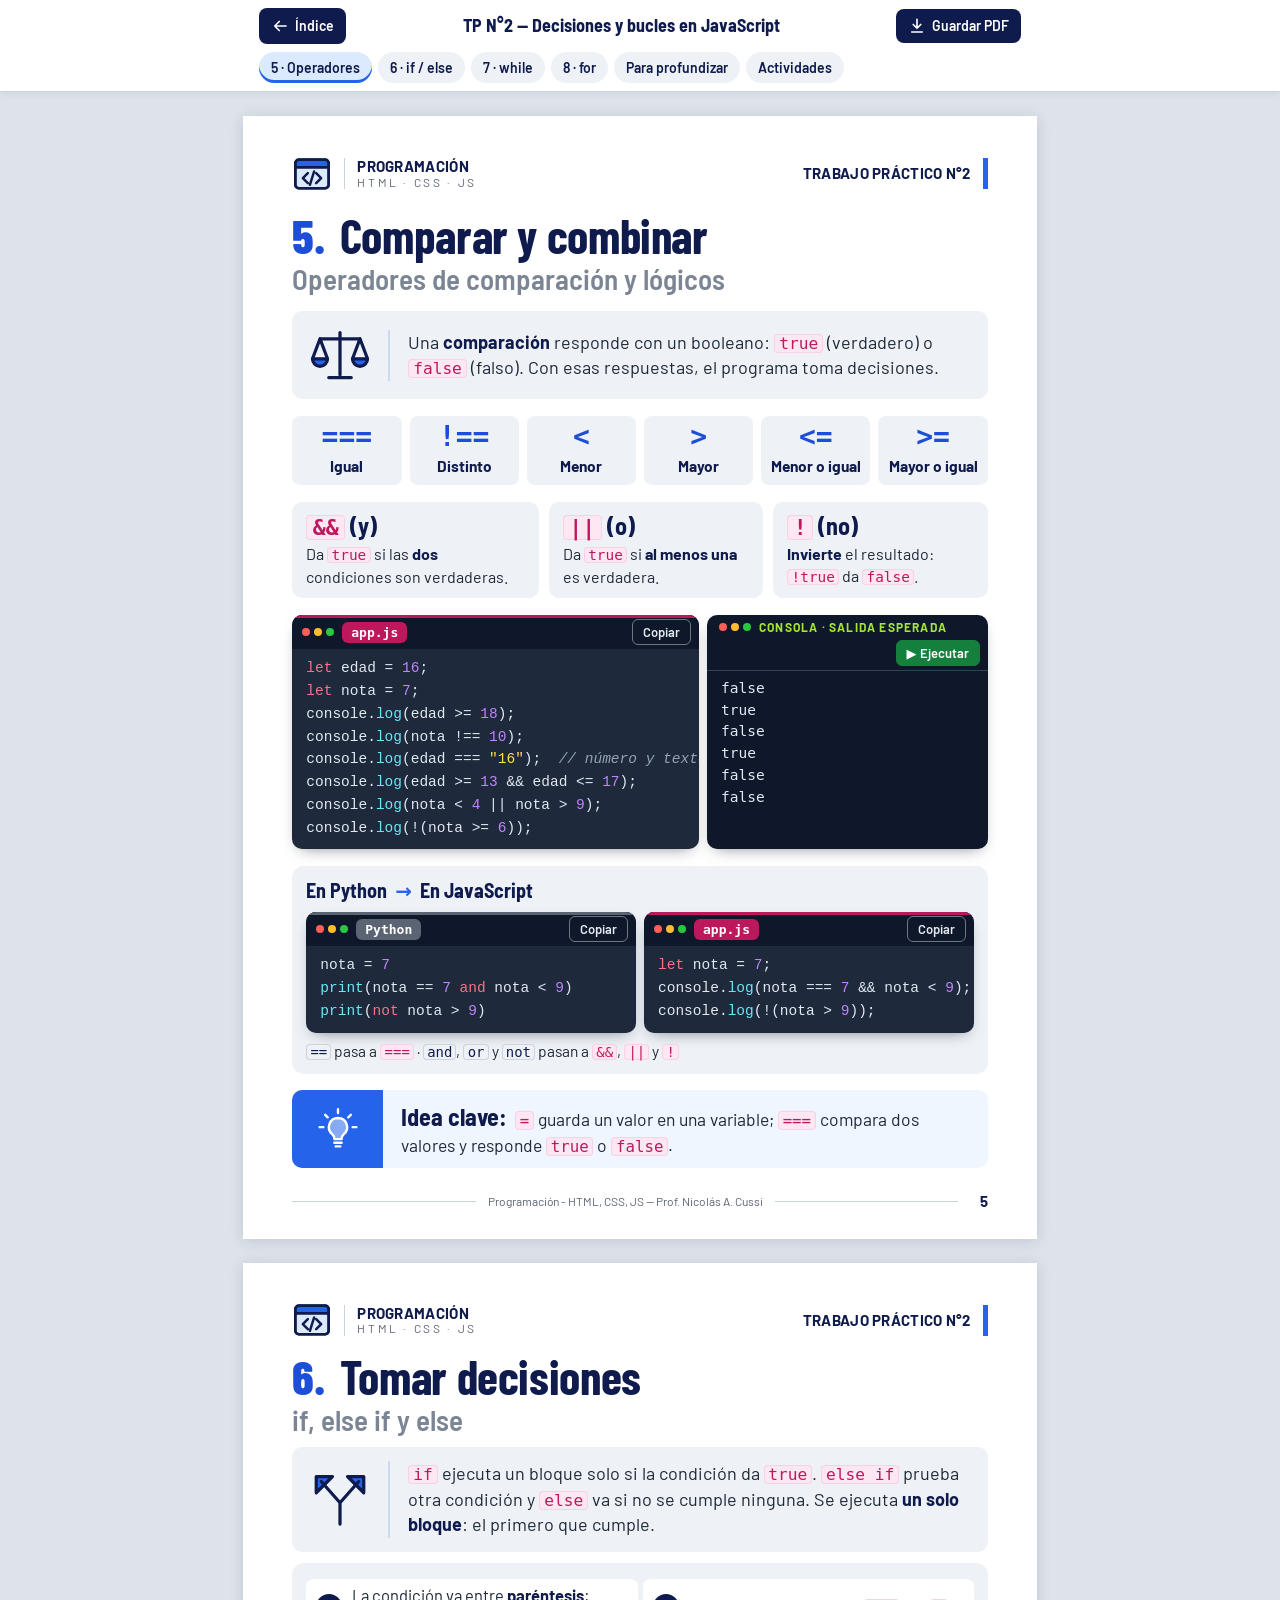
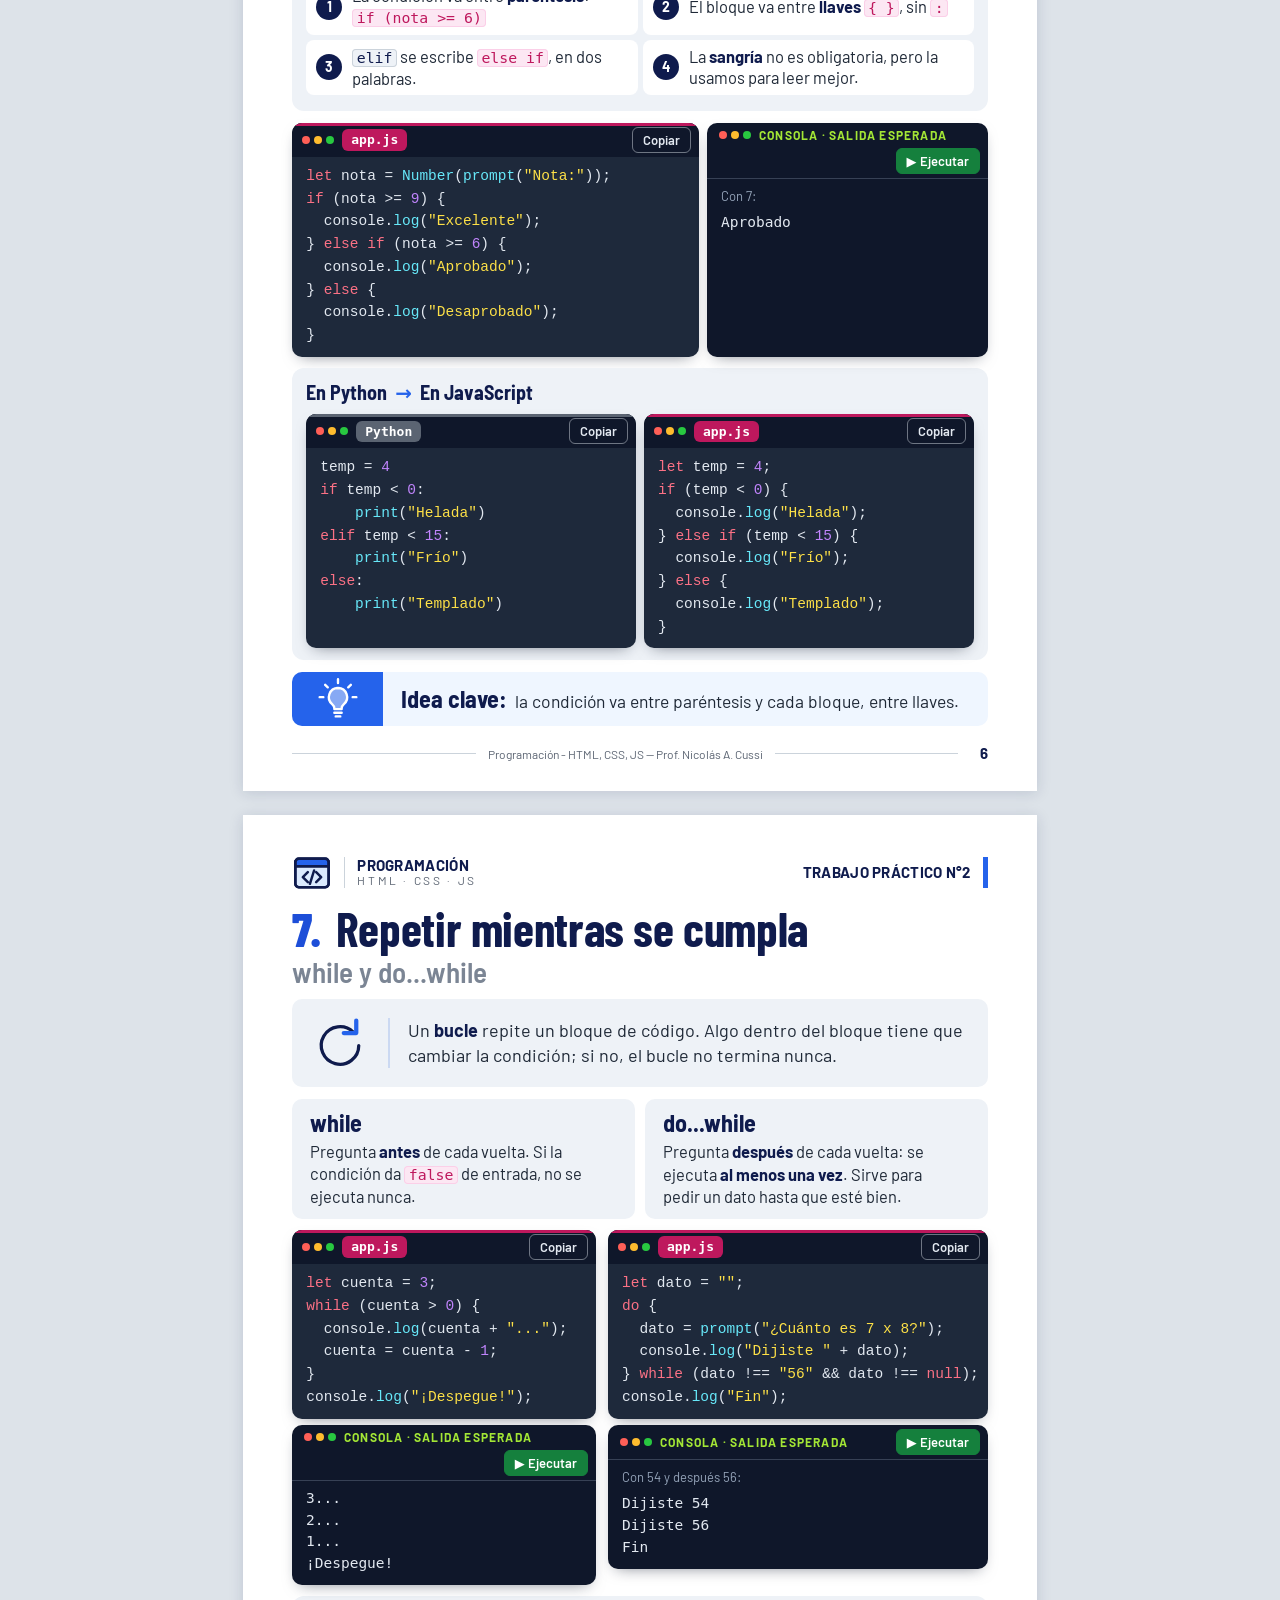
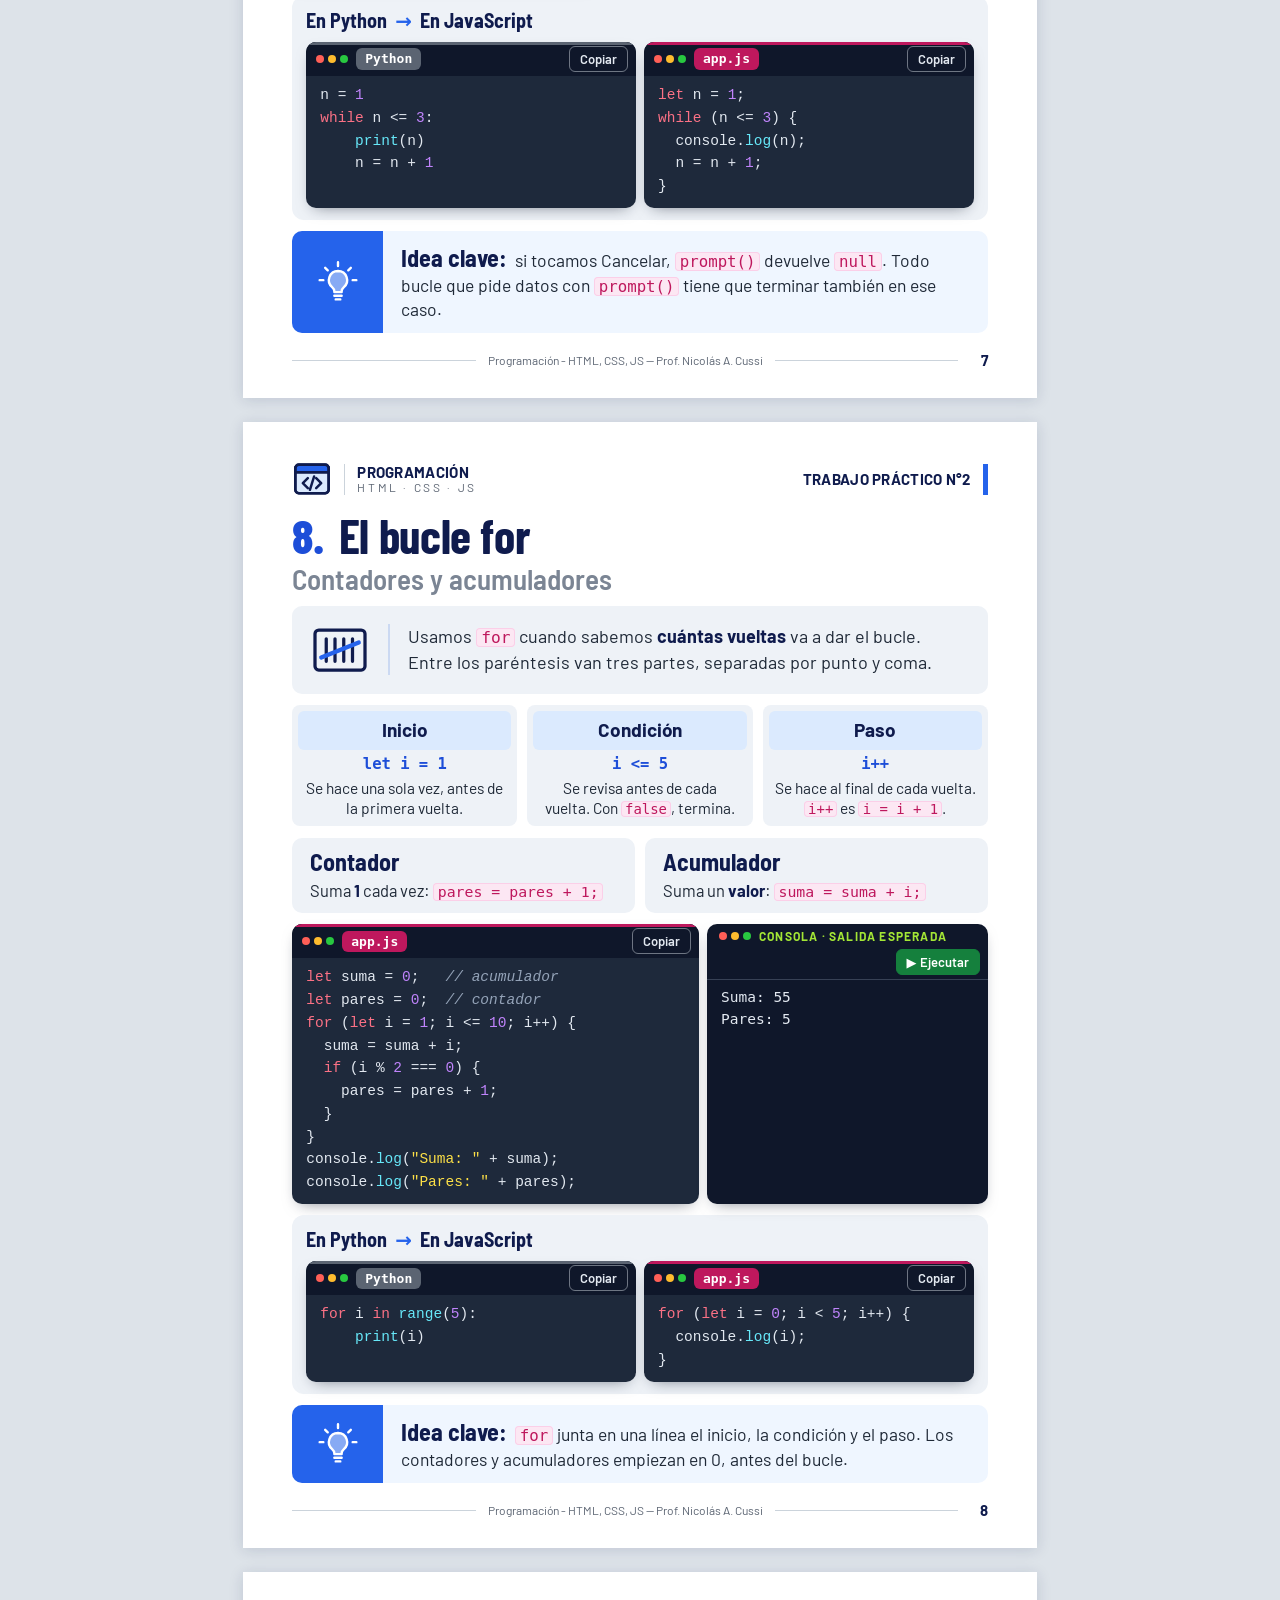
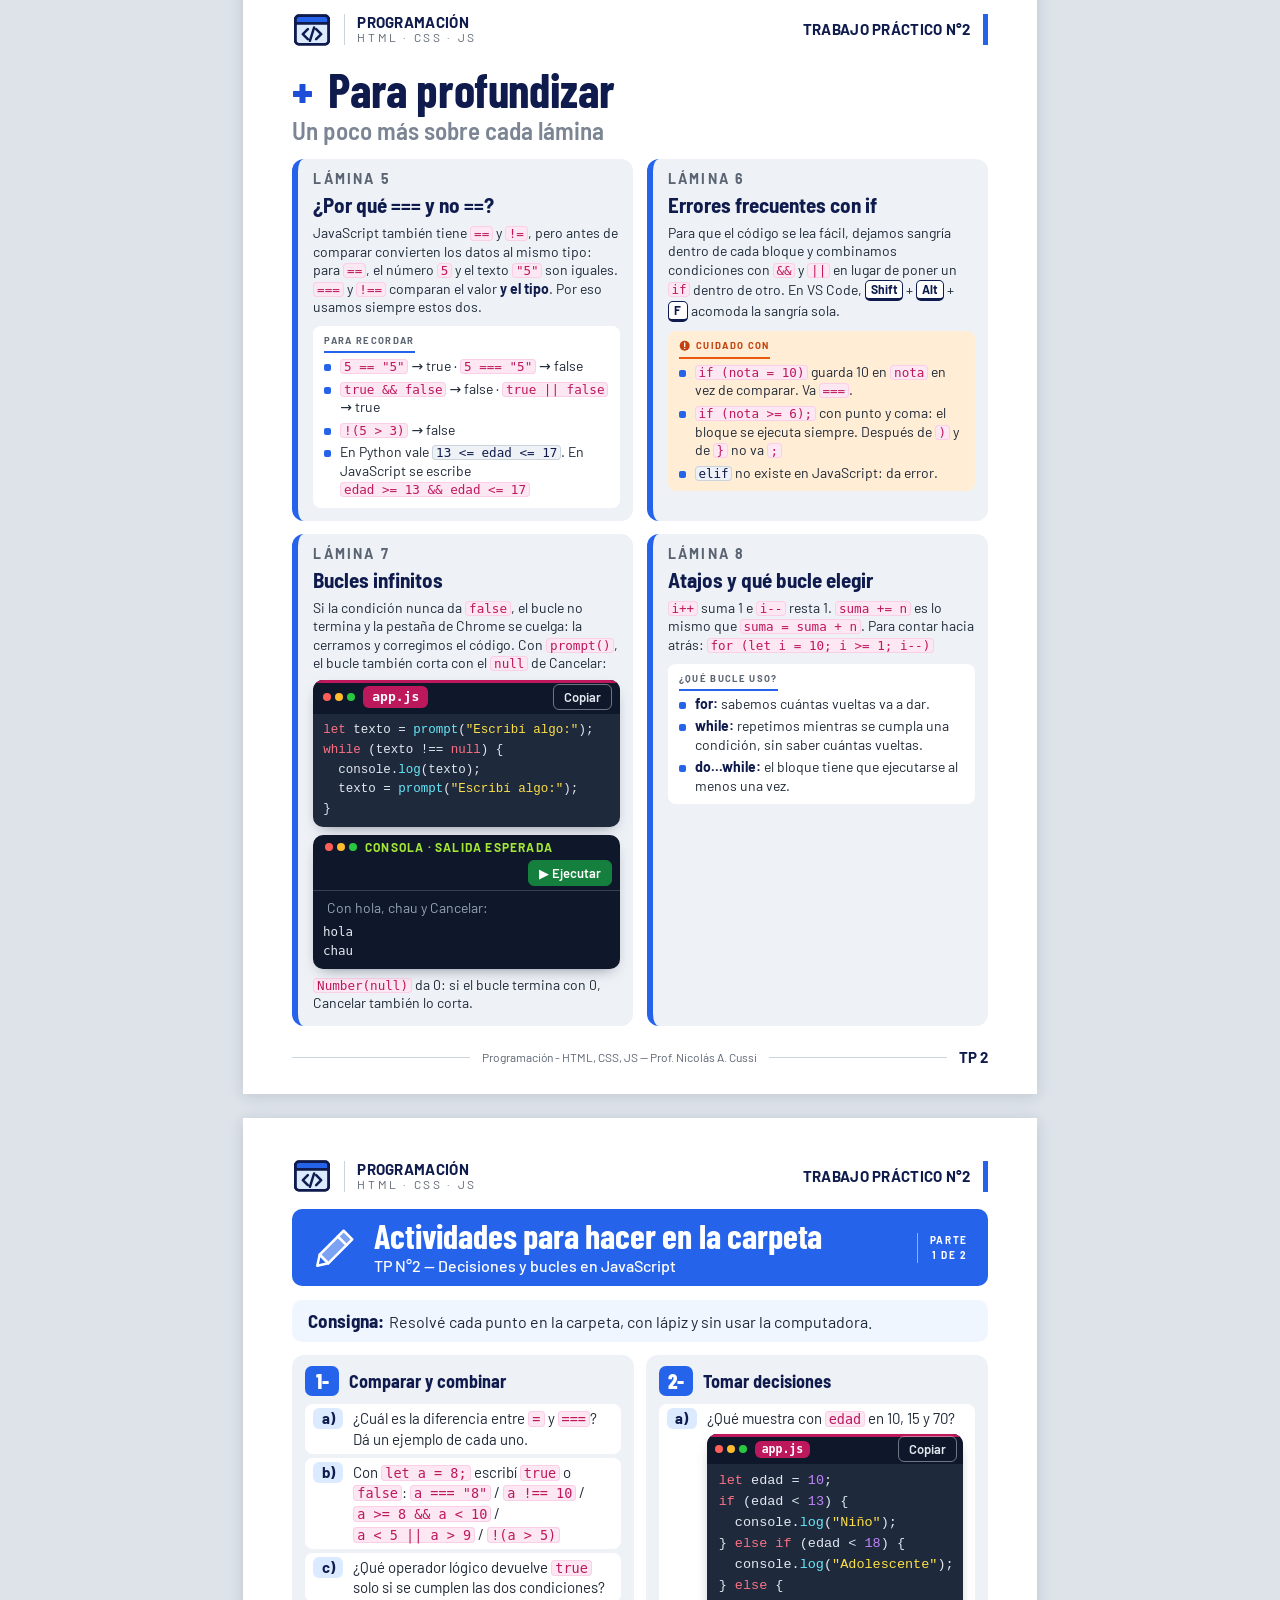
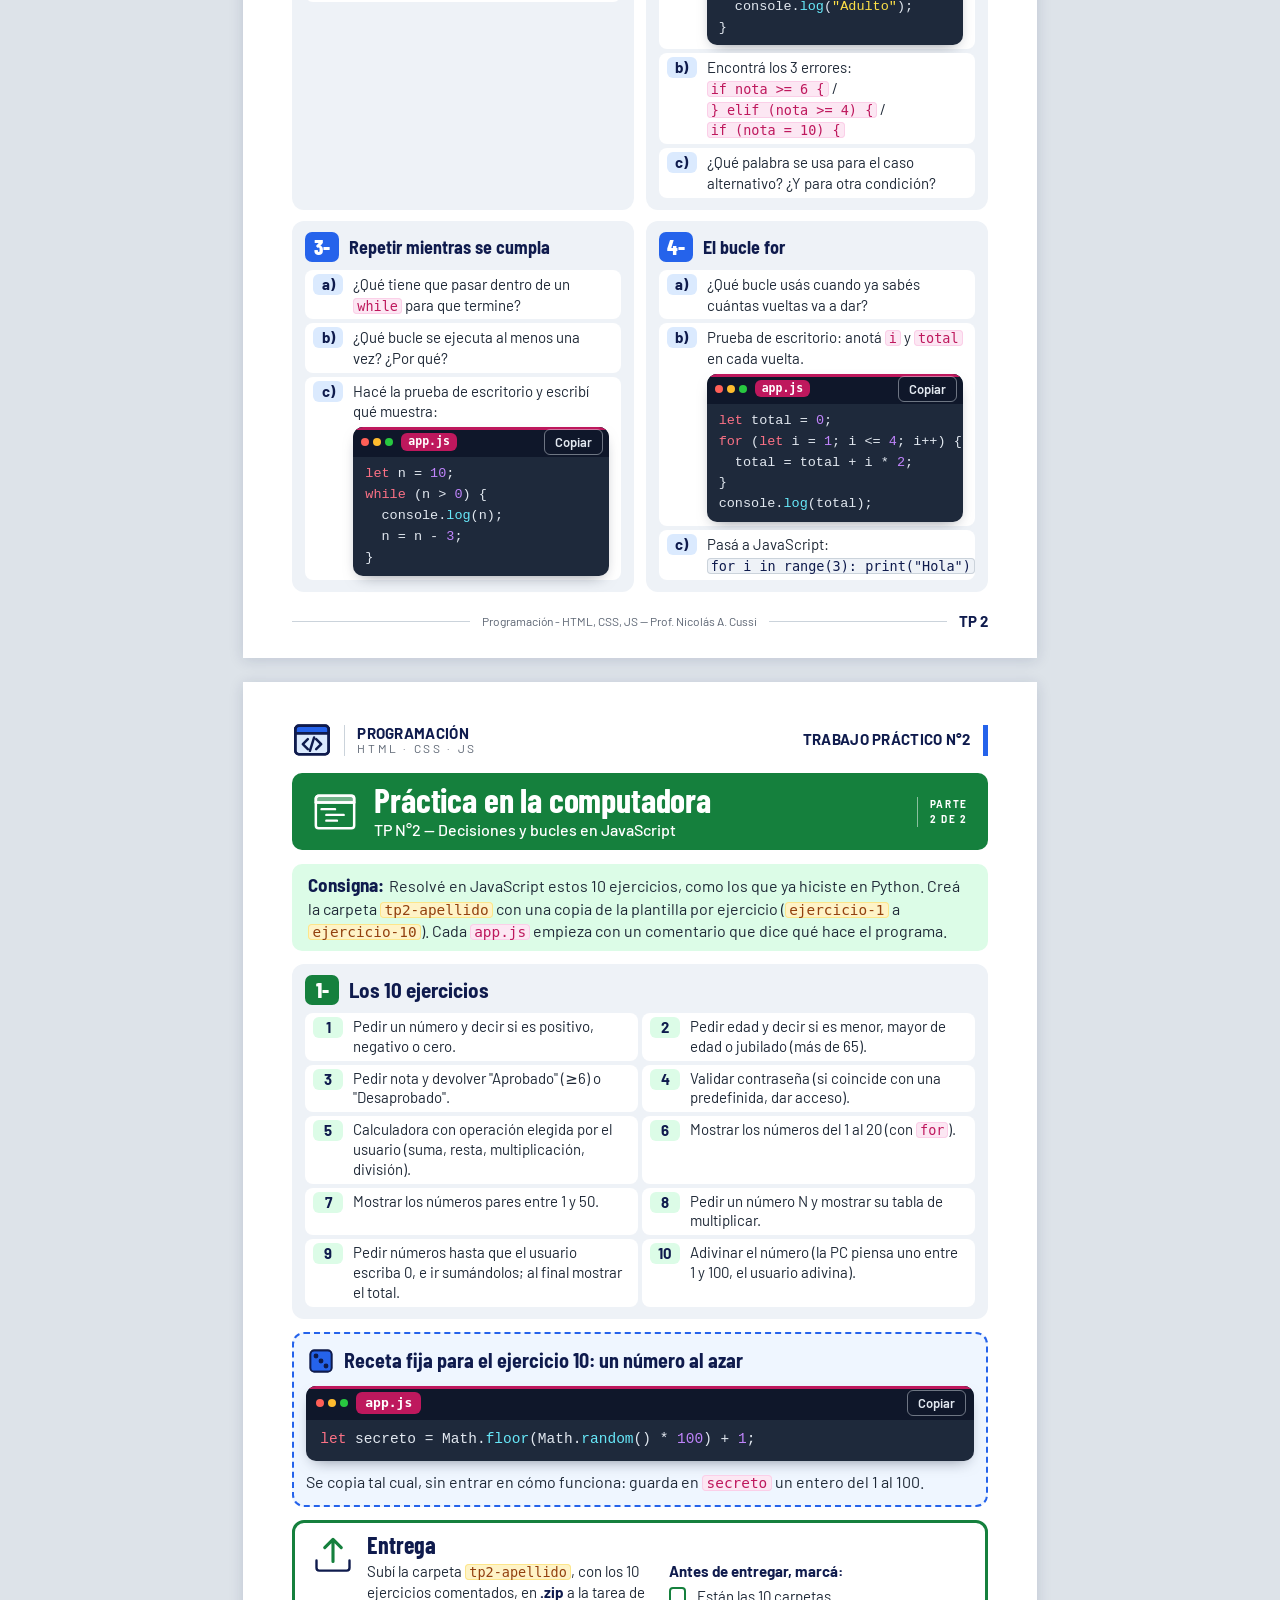
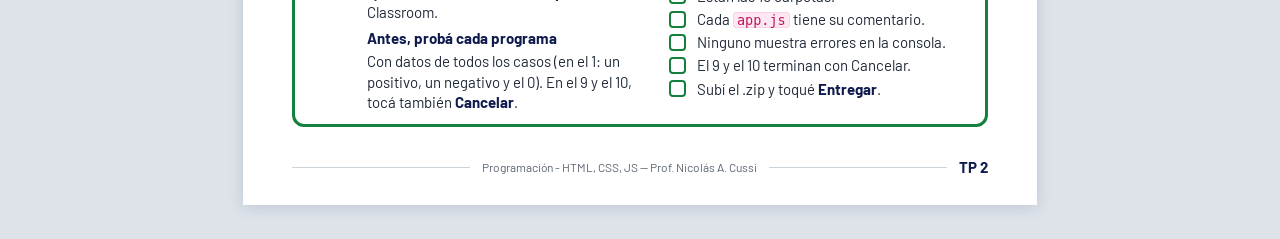
<file: unidades/tp02.html>
<!DOCTYPE html>
<html lang="es-AR">
<head>
  <meta charset="utf-8">
  <meta name="viewport" content="width=device-width, initial-scale=1">
  <title>TP N°2 — Decisiones y bucles en JavaScript · Programación - HTML, CSS, JS</title>
  <meta name="description" content="TP N°2 de Programación: operadores de comparación y lógicos, if, else if y else, while y do...while, for, contadores y acumuladores. Prof. Nicolás A. Cussi.">
  <meta name="theme-color" content="#2563EB">
  <link rel="preload" href="../assets/fonts/barlow-latin-400-normal.woff2" as="font" type="font/woff2" crossorigin>
  <link rel="preload" href="../assets/fonts/barlow-semi-condensed-latin-700-normal.woff2" as="font" type="font/woff2" crossorigin>
  <link rel="stylesheet" href="../assets/css/estilos.css">
</head>
<body data-tp="2">

<!-- ====== Íconos ====== -->
<svg width="0" height="0" style="position:absolute" aria-hidden="true" focusable="false">
  <defs>
    <symbol id="i-web" viewBox="0 0 48 48">
      <rect x="4" y="7" width="40" height="34" rx="4" style="fill:var(--ac2, var(--acento-claro))"/>
      <path d="M8 7h32a4 4 0 0 1 4 4v5H4v-5a4 4 0 0 1 4-4z" style="fill:var(--ac)"/>
      <rect x="4" y="7" width="40" height="34" rx="4"/>
      <path d="M4 16h40M19 23l-6 6 6 6M29 23l6 6-6 6M26.5 21l-5 16"/>
    </symbol>
    <symbol id="i-balanza" viewBox="0 0 48 48">
      <path d="M2 27h12a6 6 0 0 1-12 0zM34 27h12a6 6 0 0 1-12 0z" style="fill:var(--ac)"/>
      <path d="M24 6v34M15 42h18M8 11h32M8 11 2 27M8 11l6 16M40 11l-6 16M40 11l6 16"/>
    </symbol>
    <symbol id="i-camino" viewBox="0 0 48 48">
      <path d="M5 6h13L5 19zM43 6H30l13 13z" style="fill:var(--ac)"/>
      <path d="M24 44V27L9 10M24 27 39 10"/>
    </symbol>
    <symbol id="i-recargar" viewBox="0 0 48 48">
      <path d="M39 26a15 15 0 1 1-4.4-10.6"/>
      <path d="M37 6v10H27" style="stroke:var(--ac);stroke-width:3.4"/>
    </symbol>
    <symbol id="i-contador" viewBox="0 0 48 48">
      <rect x="4" y="8" width="40" height="32" rx="3"/>
      <path d="M13 15v18M20 15v18M27 15v18M34 15v18"/>
      <path d="M9 30 39 18" style="stroke:var(--ac);stroke-width:3.4"/>
    </symbol>
    <symbol id="i-dado" viewBox="0 0 48 48">
      <rect x="7" y="7" width="34" height="34" rx="6" style="fill:var(--ac)"/>
      <rect x="7" y="7" width="34" height="34" rx="6"/>
      <circle cx="16" cy="16" r="2.6" style="fill:currentColor"/>
      <circle cx="24" cy="24" r="2.6" style="fill:currentColor"/>
      <circle cx="32" cy="32" r="2.6" style="fill:currentColor"/>
    </symbol>
    <symbol id="i-importante" viewBox="0 0 48 48">
      <circle cx="24" cy="24" r="21" style="fill:var(--ac);stroke:none"/>
      <path d="M24 12v15M24 35v.5" style="stroke:var(--blanco);stroke-width:5.5"/>
    </symbol>
    <symbol id="i-foco" viewBox="0 0 48 48">
      <path d="M24 2.5v4M10 8.5l2.8 2.8M38 8.5l-2.8 2.8M4 22h4M40 22h4"/>
      <path d="M24 12a10 10 0 0 0-6.2 17.8c1.4 1.2 2.2 2.6 2.2 4.2v1h8v-1c0-1.6.8-3 2.2-4.2A10 10 0 0 0 24 12z" style="fill:var(--ac)"/>
      <path d="M20 39h8M21.5 43h5"/>
    </symbol>
    <symbol id="i-editor" viewBox="0 0 48 48">
      <path d="M7 7h34a3 3 0 0 1 3 3v4H4v-4a3 3 0 0 1 3-3z" style="fill:var(--ac)"/>
      <rect x="4" y="7" width="40" height="34" rx="3"/>
      <path d="M4 14h40M10 21h14M15 27h18M15 33h11"/>
    </symbol>
    <symbol id="i-lapiz" viewBox="0 0 48 48">
      <path d="M33 6l9 9-25 25-9-9z" style="fill:var(--ac)"/>
      <path d="M8 31 5.5 42.5 17 40z"/>
      <path d="M27 12l9 9"/>
    </symbol>
    <symbol id="i-subir" viewBox="0 0 48 48">
      <path d="M6 30v8a3 3 0 0 0 3 3h30a3 3 0 0 0 3-3v-8"/>
      <path d="M24 31V7M15 16l9-9 9 9" style="stroke:var(--ac);stroke-width:3.4"/>
    </symbol>
    <symbol id="i-descarga" viewBox="0 0 24 24">
      <path d="M12 3v12M7 10l5 5 5-5M5 20h14"/>
    </symbol>
    <symbol id="i-atras" viewBox="0 0 24 24">
      <path d="M20 12H5M11 6l-6 6 6 6"/>
    </symbol>
  </defs>
</svg>

<a class="saltar" href="#contenido">Saltar al contenido</a>

<header class="barra">
  <div class="barra__fila">
    <a class="boton barra__volver" href="../index.html"><svg aria-hidden="true" focusable="false"><use href="#i-atras"/></svg><span>Índice</span></a>
    <span class="barra__titulo">TP N°2 — Decisiones y bucles en JavaScript</span>
    <button class="boton" type="button" data-imprimir aria-label="Guardar en PDF">
      <svg aria-hidden="true" focusable="false"><use href="#i-descarga"/></svg><span><span class="boton__largo">Guardar </span>PDF</span>
    </button>
  </div>
  <nav class="partes" aria-label="Partes del TP N°2">
    <a href="#pag-5">5 · Operadores</a>
    <a href="#pag-6">6 · if / else</a>
    <a href="#pag-7">7 · while</a>
    <a href="#pag-8">8 · for</a>
    <a href="#profundizar">Para profundizar</a>
    <a href="#actividades">Actividades</a>
  </nav>
</header>

<main id="contenido" class="laminas">
  <h1 class="sr-only">TP N°2 — Decisiones y bucles en JavaScript</h1>

  <!-- =================== LÁMINA 5 =================== -->
  <article class="lamina lamina--compacta" id="pag-5" aria-labelledby="t5">
    <div class="cab" aria-hidden="true">
      <svg class="cab__logo"><use href="#i-web"/></svg>
      <div class="cab__marca"><b>PROGRAMACIÓN</b><span>HTML · CSS · JS</span></div>
      <div class="cab__lema"><span class="cab__lema-largo">TRABAJO PRÁCTICO </span><span class="cab__lema-corto">TP </span><span class="cab__lema-n">N°2</span></div>
      <span class="cab__raya"></span>
    </div>

    <div class="tit">
      <h2 class="tit__h" id="t5"><span class="tit__num">5.</span> Comparar y combinar</h2>
      <p class="tit__sub">Operadores de comparación y lógicos</p>
    </div>

    <div class="intro">
      <svg class="ico ico--xl" aria-hidden="true" focusable="false"><use href="#i-balanza"/></svg>
      <p>Una <strong>comparación</strong> responde con un booleano: <code class="cod-js">true</code> (verdadero) o <code class="cod-js">false</code> (falso). Con esas respuestas, el programa toma decisiones.</p>
    </div>

    <ul class="operaciones operaciones--6" aria-label="Operadores de comparación">
      <li><b aria-hidden="true">===</b><span>Igual</span></li>
      <li><b aria-hidden="true">!==</b><span>Distinto</span></li>
      <li><b aria-hidden="true">&lt;</b><span>Menor</span></li>
      <li><b aria-hidden="true">&gt;</b><span>Mayor</span></li>
      <li><b aria-hidden="true">&lt;=</b><span>Menor o igual</span></li>
      <li><b aria-hidden="true">&gt;=</b><span>Mayor o igual</span></li>
    </ul>

    <ul class="comparar comparar--3" aria-label="Operadores lógicos">
      <li><div><h3><code class="cod-js">&amp;&amp;</code> (y)</h3><p>Da <code class="cod-js">true</code> si las <strong>dos</strong> condiciones son verdaderas.</p></div></li>
      <li><div><h3><code class="cod-js">||</code> (o)</h3><p>Da <code class="cod-js">true</code> si <strong>al menos una</strong> es verdadera.</p></div></li>
      <li><div><h3><code class="cod-js">!</code> (no)</h3><p><strong>Invierte</strong> el resultado: <code class="cod-js">!true</code> da <code class="cod-js">false</code>.</p></div></li>
    </ul>

    <div class="ej">
      <figure class="codigo codigo--js" id="ej-5">
        <figcaption><span class="codigo__archivo">app.js</span></figcaption>
        <pre tabindex="0" aria-label="Código de app.js"><code><span class="c-etq">let</span> edad = <span class="c-num">16</span>;
<span class="c-etq">let</span> nota = <span class="c-num">7</span>;
console.<span class="c-fun">log</span>(edad &gt;= <span class="c-num">18</span>);
console.<span class="c-fun">log</span>(nota !== <span class="c-num">10</span>);
console.<span class="c-fun">log</span>(edad === <span class="c-str">"16"</span>);  <span class="c-com">// número y texto</span>
console.<span class="c-fun">log</span>(edad &gt;= <span class="c-num">13</span> &amp;&amp; edad &lt;= <span class="c-num">17</span>);
console.<span class="c-fun">log</span>(nota &lt; <span class="c-num">4</span> || nota &gt; <span class="c-num">9</span>);
console.<span class="c-fun">log</span>(!(nota &gt;= <span class="c-num">6</span>));</code></pre>
      </figure>
      <div class="consola" data-codigo="ej-5">
        <div class="consola__barra"><span class="consola__titulo">Consola<span class="consola__estado"> · salida esperada</span></span></div>
        <pre class="consola__salida" tabindex="0" aria-live="polite" aria-label="Salida de la consola">false
true
false
true
false
false</pre>
      </div>
    </div>

    <section class="py-js" aria-labelledby="pj5">
      <h3 class="py-js__tit" id="pj5">En Python <span class="py-js__flecha" aria-hidden="true">→</span> En JavaScript</h3>
      <div class="py-js__cols">
        <figure class="codigo codigo--py" id="py-5">
          <figcaption><span class="codigo__archivo">Python</span></figcaption>
          <pre tabindex="0" aria-label="Código en Python"><code>nota = <span class="c-num">7</span>
<span class="c-fun">print</span>(nota == <span class="c-num">7</span> <span class="c-etq">and</span> nota &lt; <span class="c-num">9</span>)
<span class="c-fun">print</span>(<span class="c-etq">not</span> nota &gt; <span class="c-num">9</span>)</code></pre>
        </figure>
        <figure class="codigo codigo--js" id="js-5">
          <figcaption><span class="codigo__archivo">app.js</span></figcaption>
          <pre tabindex="0" aria-label="Código de app.js"><code><span class="c-etq">let</span> nota = <span class="c-num">7</span>;
console.<span class="c-fun">log</span>(nota === <span class="c-num">7</span> &amp;&amp; nota &lt; <span class="c-num">9</span>);
console.<span class="c-fun">log</span>(!(nota &gt; <span class="c-num">9</span>));</code></pre>
        </figure>
      </div>
      <p class="py-js__nota"><code class="cod-py">==</code> pasa a <code class="cod-js">===</code> · <code class="cod-py">and</code>, <code class="cod-py">or</code> y <code class="cod-py">not</code> pasan a <code class="cod-js">&amp;&amp;</code>, <code class="cod-js">||</code> y <code class="cod-js">!</code></p>
    </section>

    <aside class="idea" aria-label="Idea clave">
      <span class="idea__ico"><svg class="ico" aria-hidden="true" focusable="false"><use href="#i-foco"/></svg></span>
      <p><strong>Idea clave:</strong> <code class="cod-js">=</code> guarda un valor en una variable; <code class="cod-js">===</code> compara dos valores y responde <code class="cod-js">true</code> o <code class="cod-js">false</code>.</p>
    </aside>

    <footer class="pie">
      <span class="pie__linea"></span>
      <span>Programación - HTML, CSS, JS — Prof. Nicolás A. Cussi</span>
      <span class="pie__linea"></span>
      <span class="pie__num" aria-label="Página 5">5</span>
    </footer>
  </article>

  <!-- =================== LÁMINA 6 =================== -->
  <article class="lamina lamina--compacta" id="pag-6" aria-labelledby="t6">
    <div class="cab" aria-hidden="true">
      <svg class="cab__logo"><use href="#i-web"/></svg>
      <div class="cab__marca"><b>PROGRAMACIÓN</b><span>HTML · CSS · JS</span></div>
      <div class="cab__lema"><span class="cab__lema-largo">TRABAJO PRÁCTICO </span><span class="cab__lema-corto">TP </span><span class="cab__lema-n">N°2</span></div>
      <span class="cab__raya"></span>
    </div>

    <div class="tit">
      <h2 class="tit__h" id="t6"><span class="tit__num">6.</span> Tomar decisiones</h2>
      <p class="tit__sub">if, else if y else</p>
    </div>

    <div class="intro">
      <svg class="ico ico--xl" aria-hidden="true" focusable="false"><use href="#i-camino"/></svg>
      <p><code class="cod-js">if</code> ejecuta un bloque solo si la condición da <code class="cod-js">true</code>. <code class="cod-js">else if</code> prueba otra condición y <code class="cod-js">else</code> va si no se cumple ninguna. Se ejecuta <strong>un solo bloque</strong>: el primero que cumple.</p>
    </div>

    <section class="panel" aria-label="Lo que cambia con Python">
      <ol class="puntos puntos--2col">
        <li><span class="puntos__n" aria-hidden="true">1</span><span>La condición va entre <strong>paréntesis</strong>: <code class="cod-js">if (nota &gt;= 6)</code></span></li>
        <li><span class="puntos__n" aria-hidden="true">2</span><span>El bloque va entre <strong>llaves</strong> <code class="cod-js">{ }</code>, sin <code class="cod-js">:</code></span></li>
        <li><span class="puntos__n" aria-hidden="true">3</span><span><code class="cod-py">elif</code> se escribe <code class="cod-js">else if</code>, en dos palabras.</span></li>
        <li><span class="puntos__n" aria-hidden="true">4</span><span>La <strong>sangría</strong> no es obligatoria, pero la usamos para leer mejor.</span></li>
      </ol>
    </section>

    <div class="ej">
      <figure class="codigo codigo--js" id="ej-6">
        <figcaption><span class="codigo__archivo">app.js</span></figcaption>
        <pre tabindex="0" aria-label="Código de app.js"><code><span class="c-etq">let</span> nota = <span class="c-fun">Number</span>(<span class="c-fun">prompt</span>(<span class="c-str">"Nota:"</span>));
<span class="c-etq">if</span> (nota &gt;= <span class="c-num">9</span>) {
  console.<span class="c-fun">log</span>(<span class="c-str">"Excelente"</span>);
} <span class="c-etq">else if</span> (nota &gt;= <span class="c-num">6</span>) {
  console.<span class="c-fun">log</span>(<span class="c-str">"Aprobado"</span>);
} <span class="c-etq">else</span> {
  console.<span class="c-fun">log</span>(<span class="c-str">"Desaprobado"</span>);
}</code></pre>
      </figure>
      <div class="consola" data-codigo="ej-6">
        <div class="consola__barra"><span class="consola__titulo">Consola<span class="consola__estado"> · salida esperada</span></span></div>
        <p class="consola__nota">Con 7:</p>
        <pre class="consola__salida" tabindex="0" aria-live="polite" aria-label="Salida de la consola">Aprobado</pre>
      </div>
    </div>

    <section class="py-js" aria-labelledby="pj6">
      <h3 class="py-js__tit" id="pj6">En Python <span class="py-js__flecha" aria-hidden="true">→</span> En JavaScript</h3>
      <div class="py-js__cols">
        <figure class="codigo codigo--py" id="py-6">
          <figcaption><span class="codigo__archivo">Python</span></figcaption>
          <pre tabindex="0" aria-label="Código en Python"><code>temp = <span class="c-num">4</span>
<span class="c-etq">if</span> temp &lt; <span class="c-num">0</span>:
    <span class="c-fun">print</span>(<span class="c-str">"Helada"</span>)
<span class="c-etq">elif</span> temp &lt; <span class="c-num">15</span>:
    <span class="c-fun">print</span>(<span class="c-str">"Frío"</span>)
<span class="c-etq">else</span>:
    <span class="c-fun">print</span>(<span class="c-str">"Templado"</span>)</code></pre>
        </figure>
        <figure class="codigo codigo--js" id="js-6">
          <figcaption><span class="codigo__archivo">app.js</span></figcaption>
          <pre tabindex="0" aria-label="Código de app.js"><code><span class="c-etq">let</span> temp = <span class="c-num">4</span>;
<span class="c-etq">if</span> (temp &lt; <span class="c-num">0</span>) {
  console.<span class="c-fun">log</span>(<span class="c-str">"Helada"</span>);
} <span class="c-etq">else if</span> (temp &lt; <span class="c-num">15</span>) {
  console.<span class="c-fun">log</span>(<span class="c-str">"Frío"</span>);
} <span class="c-etq">else</span> {
  console.<span class="c-fun">log</span>(<span class="c-str">"Templado"</span>);
}</code></pre>
        </figure>
      </div>
    </section>

    <aside class="idea" aria-label="Idea clave">
      <span class="idea__ico"><svg class="ico" aria-hidden="true" focusable="false"><use href="#i-foco"/></svg></span>
      <p><strong>Idea clave:</strong> la condición va entre paréntesis y cada bloque, entre llaves.</p>
    </aside>

    <footer class="pie">
      <span class="pie__linea"></span>
      <span>Programación - HTML, CSS, JS — Prof. Nicolás A. Cussi</span>
      <span class="pie__linea"></span>
      <span class="pie__num" aria-label="Página 6">6</span>
    </footer>
  </article>

  <!-- =================== LÁMINA 7 =================== -->
  <article class="lamina lamina--compacta" id="pag-7" aria-labelledby="t7">
    <div class="cab" aria-hidden="true">
      <svg class="cab__logo"><use href="#i-web"/></svg>
      <div class="cab__marca"><b>PROGRAMACIÓN</b><span>HTML · CSS · JS</span></div>
      <div class="cab__lema"><span class="cab__lema-largo">TRABAJO PRÁCTICO </span><span class="cab__lema-corto">TP </span><span class="cab__lema-n">N°2</span></div>
      <span class="cab__raya"></span>
    </div>

    <div class="tit">
      <h2 class="tit__h" id="t7"><span class="tit__num">7.</span> Repetir mientras se cumpla</h2>
      <p class="tit__sub">while y do...while</p>
    </div>

    <div class="intro">
      <svg class="ico ico--xl" aria-hidden="true" focusable="false"><use href="#i-recargar"/></svg>
      <p>Un <strong>bucle</strong> repite un bloque de código. Algo dentro del bloque tiene que cambiar la condición; si no, el bucle no termina nunca.</p>
    </div>

    <ul class="comparar">
      <li><div><h3>while</h3><p>Pregunta <strong>antes</strong> de cada vuelta. Si la condición da <code class="cod-js">false</code> de entrada, no se ejecuta nunca.</p></div></li>
      <li><div><h3>do...while</h3><p>Pregunta <strong>después</strong> de cada vuelta: se ejecuta <strong>al menos una vez</strong>. Sirve para pedir un dato hasta que esté bien.</p></div></li>
    </ul>

    <div class="ej-par">
      <div class="ej-col">
      <figure class="codigo codigo--js" id="ej-7a">
        <figcaption><span class="codigo__archivo">app.js</span></figcaption>
        <pre tabindex="0" aria-label="Código de app.js, con while"><code><span class="c-etq">let</span> cuenta = <span class="c-num">3</span>;
<span class="c-etq">while</span> (cuenta &gt; <span class="c-num">0</span>) {
  console.<span class="c-fun">log</span>(cuenta + <span class="c-str">"..."</span>);
  cuenta = cuenta - <span class="c-num">1</span>;
}
console.<span class="c-fun">log</span>(<span class="c-str">"¡Despegue!"</span>);</code></pre>
      </figure>
      <div class="consola" data-codigo="ej-7a">
        <div class="consola__barra"><span class="consola__titulo">Consola<span class="consola__estado"> · salida esperada</span></span></div>
        <pre class="consola__salida" tabindex="0" aria-live="polite" aria-label="Salida de la consola">3...
2...
1...
¡Despegue!</pre>
      </div>
      </div>
      <div class="ej-col">
      <figure class="codigo codigo--js" id="ej-7b">
        <figcaption><span class="codigo__archivo">app.js</span></figcaption>
        <pre tabindex="0" aria-label="Código de app.js, con do...while"><code><span class="c-etq">let</span> dato = <span class="c-str">""</span>;
<span class="c-etq">do</span> {
  dato = <span class="c-fun">prompt</span>(<span class="c-str">"¿Cuánto es 7 x 8?"</span>);
  console.<span class="c-fun">log</span>(<span class="c-str">"Dijiste "</span> + dato);
} <span class="c-etq">while</span> (dato !== <span class="c-str">"56"</span> &amp;&amp; dato !== <span class="c-etq">null</span>);
console.<span class="c-fun">log</span>(<span class="c-str">"Fin"</span>);</code></pre>
      </figure>
      <div class="consola" data-codigo="ej-7b">
        <div class="consola__barra"><span class="consola__titulo">Consola<span class="consola__estado"> · salida esperada</span></span></div>
        <p class="consola__nota">Con 54 y después 56:</p>
        <pre class="consola__salida" tabindex="0" aria-live="polite" aria-label="Salida de la consola">Dijiste 54
Dijiste 56
Fin</pre>
      </div>
      </div>
    </div>

    <section class="py-js" aria-labelledby="pj7">
      <h3 class="py-js__tit" id="pj7">En Python <span class="py-js__flecha" aria-hidden="true">→</span> En JavaScript</h3>
      <div class="py-js__cols">
        <figure class="codigo codigo--py" id="py-7">
          <figcaption><span class="codigo__archivo">Python</span></figcaption>
          <pre tabindex="0" aria-label="Código en Python"><code>n = <span class="c-num">1</span>
<span class="c-etq">while</span> n &lt;= <span class="c-num">3</span>:
    <span class="c-fun">print</span>(n)
    n = n + <span class="c-num">1</span></code></pre>
        </figure>
        <figure class="codigo codigo--js" id="js-7">
          <figcaption><span class="codigo__archivo">app.js</span></figcaption>
          <pre tabindex="0" aria-label="Código de app.js"><code><span class="c-etq">let</span> n = <span class="c-num">1</span>;
<span class="c-etq">while</span> (n &lt;= <span class="c-num">3</span>) {
  console.<span class="c-fun">log</span>(n);
  n = n + <span class="c-num">1</span>;
}</code></pre>
        </figure>
      </div>
    </section>

    <aside class="idea" aria-label="Idea clave">
      <span class="idea__ico"><svg class="ico" aria-hidden="true" focusable="false"><use href="#i-foco"/></svg></span>
      <p><strong>Idea clave:</strong> si tocamos Cancelar, <code class="cod-js">prompt()</code> devuelve <code class="cod-js">null</code>. Todo bucle que pide datos con <code class="cod-js">prompt()</code> tiene que terminar también en ese caso.</p>
    </aside>

    <footer class="pie">
      <span class="pie__linea"></span>
      <span>Programación - HTML, CSS, JS — Prof. Nicolás A. Cussi</span>
      <span class="pie__linea"></span>
      <span class="pie__num" aria-label="Página 7">7</span>
    </footer>
  </article>

  <!-- =================== LÁMINA 8 =================== -->
  <article class="lamina lamina--compacta" id="pag-8" aria-labelledby="t8">
    <div class="cab" aria-hidden="true">
      <svg class="cab__logo"><use href="#i-web"/></svg>
      <div class="cab__marca"><b>PROGRAMACIÓN</b><span>HTML · CSS · JS</span></div>
      <div class="cab__lema"><span class="cab__lema-largo">TRABAJO PRÁCTICO </span><span class="cab__lema-corto">TP </span><span class="cab__lema-n">N°2</span></div>
      <span class="cab__raya"></span>
    </div>

    <div class="tit">
      <h2 class="tit__h" id="t8"><span class="tit__num">8.</span> El bucle for</h2>
      <p class="tit__sub">Contadores y acumuladores</p>
    </div>

    <div class="intro">
      <svg class="ico ico--xl" aria-hidden="true" focusable="false"><use href="#i-contador"/></svg>
      <p>Usamos <code class="cod-js">for</code> cuando sabemos <strong>cuántas vueltas</strong> va a dar el bucle. Entre los paréntesis van tres partes, separadas por punto y coma.</p>
    </div>

    <ul class="tipos" aria-label="Las tres partes del for">
      <li class="tarjeta"><span class="tarjeta__cab">Inicio</span><p class="tipo__valor tipo__valor--acento">let i = 1</p><p>Se hace una sola vez, antes de la primera vuelta.</p></li>
      <li class="tarjeta"><span class="tarjeta__cab">Condición</span><p class="tipo__valor tipo__valor--acento">i &lt;= 5</p><p>Se revisa antes de cada vuelta. Con <code class="cod-js">false</code>, termina.</p></li>
      <li class="tarjeta"><span class="tarjeta__cab">Paso</span><p class="tipo__valor tipo__valor--acento">i++</p><p>Se hace al final de cada vuelta. <code class="cod-js">i++</code> es <code class="cod-js">i = i + 1</code>.</p></li>
    </ul>

    <ul class="comparar">
      <li><div><h3>Contador</h3><p>Suma <strong>1</strong> cada vez: <code class="cod-js">pares = pares + 1;</code></p></div></li>
      <li><div><h3>Acumulador</h3><p>Suma un <strong>valor</strong>: <code class="cod-js">suma = suma + i;</code></p></div></li>
    </ul>

    <div class="ej">
      <figure class="codigo codigo--js" id="ej-8">
        <figcaption><span class="codigo__archivo">app.js</span></figcaption>
        <pre tabindex="0" aria-label="Código de app.js"><code><span class="c-etq">let</span> suma = <span class="c-num">0</span>;   <span class="c-com">// acumulador</span>
<span class="c-etq">let</span> pares = <span class="c-num">0</span>;  <span class="c-com">// contador</span>
<span class="c-etq">for</span> (<span class="c-etq">let</span> i = <span class="c-num">1</span>; i &lt;= <span class="c-num">10</span>; i++) {
  suma = suma + i;
  <span class="c-etq">if</span> (i % <span class="c-num">2</span> === <span class="c-num">0</span>) {
    pares = pares + <span class="c-num">1</span>;
  }
}
console.<span class="c-fun">log</span>(<span class="c-str">"Suma: "</span> + suma);
console.<span class="c-fun">log</span>(<span class="c-str">"Pares: "</span> + pares);</code></pre>
      </figure>
      <div class="consola" data-codigo="ej-8">
        <div class="consola__barra"><span class="consola__titulo">Consola<span class="consola__estado"> · salida esperada</span></span></div>
        <pre class="consola__salida" tabindex="0" aria-live="polite" aria-label="Salida de la consola">Suma: 55
Pares: 5</pre>
      </div>
    </div>

    <section class="py-js" aria-labelledby="pj8">
      <h3 class="py-js__tit" id="pj8">En Python <span class="py-js__flecha" aria-hidden="true">→</span> En JavaScript</h3>
      <div class="py-js__cols">
        <figure class="codigo codigo--py" id="py-8">
          <figcaption><span class="codigo__archivo">Python</span></figcaption>
          <pre tabindex="0" aria-label="Código en Python"><code><span class="c-etq">for</span> i <span class="c-etq">in</span> <span class="c-fun">range</span>(<span class="c-num">5</span>):
    <span class="c-fun">print</span>(i)</code></pre>
        </figure>
        <figure class="codigo codigo--js" id="js-8">
          <figcaption><span class="codigo__archivo">app.js</span></figcaption>
          <pre tabindex="0" aria-label="Código de app.js"><code><span class="c-etq">for</span> (<span class="c-etq">let</span> i = <span class="c-num">0</span>; i &lt; <span class="c-num">5</span>; i++) {
  console.<span class="c-fun">log</span>(i);
}</code></pre>
        </figure>
      </div>
    </section>

    <aside class="idea" aria-label="Idea clave">
      <span class="idea__ico"><svg class="ico" aria-hidden="true" focusable="false"><use href="#i-foco"/></svg></span>
      <p><strong>Idea clave:</strong> <code class="cod-js">for</code> junta en una línea el inicio, la condición y el paso. Los contadores y acumuladores empiezan en 0, antes del bucle.</p>
    </aside>

    <footer class="pie">
      <span class="pie__linea"></span>
      <span>Programación - HTML, CSS, JS — Prof. Nicolás A. Cussi</span>
      <span class="pie__linea"></span>
      <span class="pie__num" aria-label="Página 8">8</span>
    </footer>
  </article>

  <!-- =================== PARA PROFUNDIZAR =================== -->
  <article class="lamina lamina--pf" id="profundizar" aria-labelledby="tpf">
    <div class="cab" aria-hidden="true">
      <svg class="cab__logo"><use href="#i-web"/></svg>
      <div class="cab__marca"><b>PROGRAMACIÓN</b><span>HTML · CSS · JS</span></div>
      <div class="cab__lema"><span class="cab__lema-largo">TRABAJO PRÁCTICO </span><span class="cab__lema-corto">TP </span><span class="cab__lema-n">N°2</span></div>
      <span class="cab__raya"></span>
    </div>

    <div class="tit">
      <h2 class="tit__h" id="tpf"><span class="tit__num">+</span> Para profundizar</h2>
      <p class="tit__sub">Un poco más sobre cada lámina</p>
    </div>

    <div class="pf-grid">
    <section class="pf" aria-labelledby="pf5">
      <p class="pf__etiqueta">Lámina 5</p>
      <h3 class="pf__titulo" id="pf5">¿Por qué === y no ==?</h3>
      <div class="pf__cols">
        <div class="pf__texto">
          <p>JavaScript también tiene <code class="cod-js">==</code> y <code class="cod-js">!=</code>, pero antes de comparar convierten los datos al mismo tipo: para <code class="cod-js">==</code>, el número <code class="cod-js">5</code> y el texto <code class="cod-js">"5"</code> son iguales. <code class="cod-js">===</code> y <code class="cod-js">!==</code> comparan el valor <strong>y el tipo</strong>. Por eso usamos siempre estos dos.</p>
        </div>
        <div class="pf__caja">
          <h4>Para recordar</h4>
          <ul class="pf__lista">
            <li><code class="cod-js">5 == "5"</code> → true · <code class="cod-js">5 === "5"</code> → false</li>
            <li><code class="cod-js">true &amp;&amp; false</code> → false · <code class="cod-js">true || false</code> → true</li>
            <li><code class="cod-js">!(5 &gt; 3)</code> → false</li>
            <li>En Python vale <code class="cod-py">13 &lt;= edad &lt;= 17</code>. En JavaScript se escribe <code class="cod-js">edad &gt;= 13 &amp;&amp; edad &lt;= 17</code></li>
          </ul>
        </div>
      </div>
    </section>

    <section class="pf" aria-labelledby="pf6">
      <p class="pf__etiqueta">Lámina 6</p>
      <h3 class="pf__titulo" id="pf6">Errores frecuentes con if</h3>
      <div class="pf__cols">
        <div class="pf__texto">
          <p>Para que el código se lea fácil, dejamos sangría dentro de cada bloque y combinamos condiciones con <code class="cod-js">&amp;&amp;</code> y <code class="cod-js">||</code> en lugar de poner un <code class="cod-js">if</code> dentro de otro. En VS Code, <kbd>Shift</kbd> + <kbd>Alt</kbd> + <kbd>F</kbd> acomoda la sangría sola.</p>
        </div>
        <div class="pf__caja pf__caja--importante">
          <h4><svg class="ico tit-ico" aria-hidden="true" focusable="false"><use href="#i-importante"/></svg>Cuidado con</h4>
          <ul class="pf__lista">
            <li><code class="cod-js">if (nota = 10)</code> guarda 10 en <code class="cod-js">nota</code> en vez de comparar. Va <code class="cod-js">===</code>.</li>
            <li><code class="cod-js">if (nota &gt;= 6);</code> con punto y coma: el bloque se ejecuta siempre. Después de <code class="cod-js">)</code> y de <code class="cod-js">}</code> no va <code class="cod-js">;</code></li>
            <li><code class="cod-py">elif</code> no existe en JavaScript: da error.</li>
          </ul>
        </div>
      </div>
    </section>

    <section class="pf" aria-labelledby="pf7">
      <p class="pf__etiqueta">Lámina 7</p>
      <h3 class="pf__titulo" id="pf7">Bucles infinitos</h3>
      <div class="pf__cols">
        <div class="pf__texto">
          <p>Si la condición nunca da <code class="cod-js">false</code>, el bucle no termina y la pestaña de Chrome se cuelga: la cerramos y corregimos el código. Con <code class="cod-js">prompt()</code>, el bucle también corta con el <code class="cod-js">null</code> de Cancelar:</p>
          <div class="ej ej--pf">
            <figure class="codigo codigo--js" id="ej-pf7">
              <figcaption><span class="codigo__archivo">app.js</span></figcaption>
              <pre tabindex="0" aria-label="Código de app.js"><code><span class="c-etq">let</span> texto = <span class="c-fun">prompt</span>(<span class="c-str">"Escribí algo:"</span>);
<span class="c-etq">while</span> (texto !== <span class="c-etq">null</span>) {
  console.<span class="c-fun">log</span>(texto);
  texto = <span class="c-fun">prompt</span>(<span class="c-str">"Escribí algo:"</span>);
}</code></pre>
            </figure>
            <div class="consola" data-codigo="ej-pf7">
              <div class="consola__barra"><span class="consola__titulo">Consola<span class="consola__estado"> · salida esperada</span></span></div>
              <p class="consola__nota">Con hola, chau y Cancelar:</p>
              <pre class="consola__salida" tabindex="0" aria-live="polite" aria-label="Salida de la consola">hola
chau</pre>
            </div>
          </div>
          <p><code class="cod-js">Number(null)</code> da 0: si el bucle termina con 0, Cancelar también lo corta.</p>
        </div>
      </div>
    </section>

    <section class="pf" aria-labelledby="pf8">
      <p class="pf__etiqueta">Lámina 8</p>
      <h3 class="pf__titulo" id="pf8">Atajos y qué bucle elegir</h3>
      <div class="pf__cols">
        <div class="pf__texto">
          <p><code class="cod-js">i++</code> suma 1 e <code class="cod-js">i--</code> resta 1. <code class="cod-js">suma += n</code> es lo mismo que <code class="cod-js">suma = suma + n</code>. Para contar hacia atrás: <code class="cod-js">for (let i = 10; i &gt;= 1; i--)</code></p>
        </div>
        <div class="pf__caja">
          <h4>¿Qué bucle uso?</h4>
          <ul class="pf__lista">
            <li><strong>for:</strong> sabemos cuántas vueltas va a dar.</li>
            <li><strong>while:</strong> repetimos mientras se cumpla una condición, sin saber cuántas vueltas.</li>
            <li><strong>do...while:</strong> el bloque tiene que ejecutarse al menos una vez.</li>
          </ul>
        </div>
      </div>
    </section>
    </div>

    <footer class="pie">
      <span class="pie__linea"></span>
      <span>Programación - HTML, CSS, JS — Prof. Nicolás A. Cussi</span>
      <span class="pie__linea"></span>
      <span class="pie__num">TP 2</span>
    </footer>
  </article>

  <!-- =================== ACTIVIDADES · Parte 1 =================== -->
  <article class="lamina lamina--act" id="actividades" aria-labelledby="act-1">
    <div class="cab" aria-hidden="true">
      <svg class="cab__logo"><use href="#i-web"/></svg>
      <div class="cab__marca"><b>PROGRAMACIÓN</b><span>HTML · CSS · JS</span></div>
      <div class="cab__lema"><span class="cab__lema-largo">TRABAJO PRÁCTICO </span><span class="cab__lema-corto">TP </span><span class="cab__lema-n">N°2</span></div>
      <span class="cab__raya"></span>
    </div>

    <header class="act-banda">
      <svg class="ico" aria-hidden="true" focusable="false"><use href="#i-lapiz"/></svg>
      <div>
        <h2 id="act-1">Actividades para hacer en la carpeta</h2>
        <p>TP N°2 — Decisiones y bucles en JavaScript</p>
      </div>
      <span class="act-banda__parte">Parte<br>1 de 2</span>
    </header>

    <p class="consigna"><strong>Consigna:</strong> Resolvé cada punto en la carpeta, con lápiz y sin usar la computadora.</p>

    <ol class="acts acts--2col">
      <li class="act">
        <h3 class="act__titulo"><span class="act__num">1-</span> Comparar y combinar</h3>
        <ol class="act__items">
          <li><b class="act__letra">a)</b><div>¿Cuál es la diferencia entre <code class="cod-js">=</code> y <code class="cod-js">===</code>? Dá un ejemplo de cada uno.</div></li>
          <li><b class="act__letra">b)</b><div>Con <code class="cod-js">let a = 8;</code> escribí <code class="cod-js">true</code> o <code class="cod-js">false</code>: <code class="cod-js">a === "8"</code> / <code class="cod-js">a !== 10</code> / <code class="cod-js">a &gt;= 8 &amp;&amp; a &lt; 10</code> / <code class="cod-js">a &lt; 5 || a &gt; 9</code> / <code class="cod-js">!(a &gt; 5)</code></div></li>
          <li><b class="act__letra">c)</b><div>¿Qué operador lógico devuelve <code class="cod-js">true</code> solo si se cumplen las dos condiciones?</div></li>
        </ol>
      </li>
      <li class="act">
        <h3 class="act__titulo"><span class="act__num">2-</span> Tomar decisiones</h3>
        <ol class="act__items">
          <li><b class="act__letra">a)</b><div>¿Qué muestra con <code class="cod-js">edad</code> en 10, 15 y 70?
            <figure class="codigo codigo--js" id="act-6a">
              <figcaption><span class="codigo__archivo">app.js</span></figcaption>
              <pre tabindex="0" aria-label="Código de app.js"><code><span class="c-etq">let</span> edad = <span class="c-num">10</span>;
<span class="c-etq">if</span> (edad &lt; <span class="c-num">13</span>) {
  console.<span class="c-fun">log</span>(<span class="c-str">"Niño"</span>);
} <span class="c-etq">else if</span> (edad &lt; <span class="c-num">18</span>) {
  console.<span class="c-fun">log</span>(<span class="c-str">"Adolescente"</span>);
} <span class="c-etq">else</span> {
  console.<span class="c-fun">log</span>(<span class="c-str">"Adulto"</span>);
}</code></pre>
            </figure></div></li>
          <li><b class="act__letra">b)</b><div>Encontrá los 3 errores: <code class="cod-js">if nota &gt;= 6 {</code> / <code class="cod-js">} elif (nota &gt;= 4) {</code> / <code class="cod-js">if (nota = 10) {</code></div></li>
          <li><b class="act__letra">c)</b><div>¿Qué palabra se usa para el caso alternativo? ¿Y para otra condición?</div></li>
        </ol>
      </li>
      <li class="act">
        <h3 class="act__titulo"><span class="act__num">3-</span> Repetir mientras se cumpla</h3>
        <ol class="act__items">
          <li><b class="act__letra">a)</b><div>¿Qué tiene que pasar dentro de un <code class="cod-js">while</code> para que termine?</div></li>
          <li><b class="act__letra">b)</b><div>¿Qué bucle se ejecuta al menos una vez? ¿Por qué?</div></li>
          <li><b class="act__letra">c)</b><div>Hacé la prueba de escritorio y escribí qué muestra:
            <figure class="codigo codigo--js" id="act-7c">
              <figcaption><span class="codigo__archivo">app.js</span></figcaption>
              <pre tabindex="0" aria-label="Código de app.js"><code><span class="c-etq">let</span> n = <span class="c-num">10</span>;
<span class="c-etq">while</span> (n &gt; <span class="c-num">0</span>) {
  console.<span class="c-fun">log</span>(n);
  n = n - <span class="c-num">3</span>;
}</code></pre>
            </figure></div></li>
        </ol>
      </li>
      <li class="act">
        <h3 class="act__titulo"><span class="act__num">4-</span> El bucle for</h3>
        <ol class="act__items">
          <li><b class="act__letra">a)</b><div>¿Qué bucle usás cuando ya sabés cuántas vueltas va a dar?</div></li>
          <li><b class="act__letra">b)</b><div>Prueba de escritorio: anotá <code class="cod-js">i</code> y <code class="cod-js">total</code> en cada vuelta.
            <figure class="codigo codigo--js" id="act-8b">
              <figcaption><span class="codigo__archivo">app.js</span></figcaption>
              <pre tabindex="0" aria-label="Código de app.js"><code><span class="c-etq">let</span> total = <span class="c-num">0</span>;
<span class="c-etq">for</span> (<span class="c-etq">let</span> i = <span class="c-num">1</span>; i &lt;= <span class="c-num">4</span>; i++) {
  total = total + i * <span class="c-num">2</span>;
}
console.<span class="c-fun">log</span>(total);</code></pre>
            </figure></div></li>
          <li><b class="act__letra">c)</b><div>Pasá a JavaScript: <code class="cod-py">for i in range(3): print("Hola")</code></div></li>
        </ol>
      </li>
    </ol>

    <footer class="pie">
      <span class="pie__linea"></span>
      <span>Programación - HTML, CSS, JS — Prof. Nicolás A. Cussi</span>
      <span class="pie__linea"></span>
      <span class="pie__num">TP 2</span>
    </footer>
  </article>

  <!-- =================== ACTIVIDADES · Parte 2 =================== -->
  <article class="lamina lamina--act lamina--compu" id="actividades-2" aria-labelledby="act-2">
    <div class="cab" aria-hidden="true">
      <svg class="cab__logo"><use href="#i-web"/></svg>
      <div class="cab__marca"><b>PROGRAMACIÓN</b><span>HTML · CSS · JS</span></div>
      <div class="cab__lema"><span class="cab__lema-largo">TRABAJO PRÁCTICO </span><span class="cab__lema-corto">TP </span><span class="cab__lema-n">N°2</span></div>
      <span class="cab__raya"></span>
    </div>

    <header class="act-banda">
      <svg class="ico" aria-hidden="true" focusable="false"><use href="#i-editor"/></svg>
      <div>
        <h2 id="act-2">Práctica en la computadora</h2>
        <p>TP N°2 — Decisiones y bucles en JavaScript</p>
      </div>
      <span class="act-banda__parte">Parte<br>2 de 2</span>
    </header>

    <p class="consigna"><strong>Consigna:</strong> Resolvé en JavaScript estos 10 ejercicios, como los que ya hiciste en Python. Creá la carpeta <code class="cod-carpeta">tp2-apellido</code> con una copia de la plantilla por ejercicio (<code class="cod-carpeta">ejercicio-1</code> a <code class="cod-carpeta">ejercicio-10</code>). Cada <code class="cod-js">app.js</code> empieza con un comentario que dice qué hace el programa.</p>

    <ol class="acts">
      <li class="act">
        <h3 class="act__titulo"><span class="act__num">1-</span> Los 10 ejercicios</h3>
        <ol class="act__items act__items--2col">
          <li><b class="act__letra">1</b><div>Pedir un número y decir si es positivo, negativo o cero.</div></li>
          <li><b class="act__letra">2</b><div>Pedir edad y decir si es menor, mayor de edad o jubilado (más de 65).</div></li>
          <li><b class="act__letra">3</b><div>Pedir nota y devolver "Aprobado" (≥6) o "Desaprobado".</div></li>
          <li><b class="act__letra">4</b><div>Validar contraseña (si coincide con una predefinida, dar acceso).</div></li>
          <li><b class="act__letra">5</b><div>Calculadora con operación elegida por el usuario (suma, resta, multiplicación, división).</div></li>
          <li><b class="act__letra">6</b><div>Mostrar los números del 1 al 20 (con <code class="cod-js">for</code>).</div></li>
          <li><b class="act__letra">7</b><div>Mostrar los números pares entre 1 y 50.</div></li>
          <li><b class="act__letra">8</b><div>Pedir un número N y mostrar su tabla de multiplicar.</div></li>
          <li><b class="act__letra">9</b><div>Pedir números hasta que el usuario escriba 0, e ir sumándolos; al final mostrar el total.</div></li>
          <li><b class="act__letra">10</b><div>Adivinar el número (la PC piensa uno entre 1 y 100, el usuario adivina).</div></li>
        </ol>
      </li>
    </ol>

    <section class="receta" aria-labelledby="rec-1">
      <h3 class="receta__tit" id="rec-1"><svg class="ico" aria-hidden="true" focusable="false"><use href="#i-dado"/></svg>Receta fija para el ejercicio 10: un número al azar</h3>
      <figure class="codigo codigo--js" id="ej-receta">
        <figcaption><span class="codigo__archivo">app.js</span></figcaption>
        <pre tabindex="0" aria-label="Código de app.js"><code><span class="c-etq">let</span> secreto = Math.<span class="c-fun">floor</span>(Math.<span class="c-fun">random</span>() * <span class="c-num">100</span>) + <span class="c-num">1</span>;</code></pre>
      </figure>
      <p>Se copia tal cual, sin entrar en cómo funciona: guarda en <code class="cod-js">secreto</code> un entero del 1 al 100.</p>
    </section>

    <section class="entrega" aria-labelledby="ent-1">
      <svg class="ico ico--l" aria-hidden="true" focusable="false"><use href="#i-subir"/></svg>
      <div>
        <h3 id="ent-1">Entrega</h3>
        <div class="entrega__cols">
          <div>
            <p>Subí la carpeta <code class="cod-carpeta">tp2-apellido</code>, con los 10 ejercicios comentados, en <strong>.zip</strong> a la tarea de Classroom.</p>
            <p class="entrega__sub entrega__sub--sep">Antes, probá cada programa</p>
            <p>Con datos de todos los casos (en el 1: un positivo, un negativo y el 0). En el 9 y el 10, tocá también <strong>Cancelar</strong>.</p>
          </div>
          <div>
            <p class="entrega__sub">Antes de entregar, marcá:</p>
            <ul class="checklist">
              <li>Están las 10 carpetas.</li>
              <li>Cada <code class="cod-js">app.js</code> tiene su comentario.</li>
              <li>Ninguno muestra errores en la consola.</li>
              <li>El 9 y el 10 terminan con Cancelar.</li>
              <li>Subí el .zip y toqué <strong>Entregar</strong>.</li>
            </ul>
          </div>
        </div>
      </div>
    </section>

    <footer class="pie">
      <span class="pie__linea"></span>
      <span>Programación - HTML, CSS, JS — Prof. Nicolás A. Cussi</span>
      <span class="pie__linea"></span>
      <span class="pie__num">TP 2</span>
    </footer>
  </article>
</main>

<script src="../assets/js/actividades.js"></script>
<script src="../assets/js/ejemplos.js"></script>
</body>
</html>
</file>
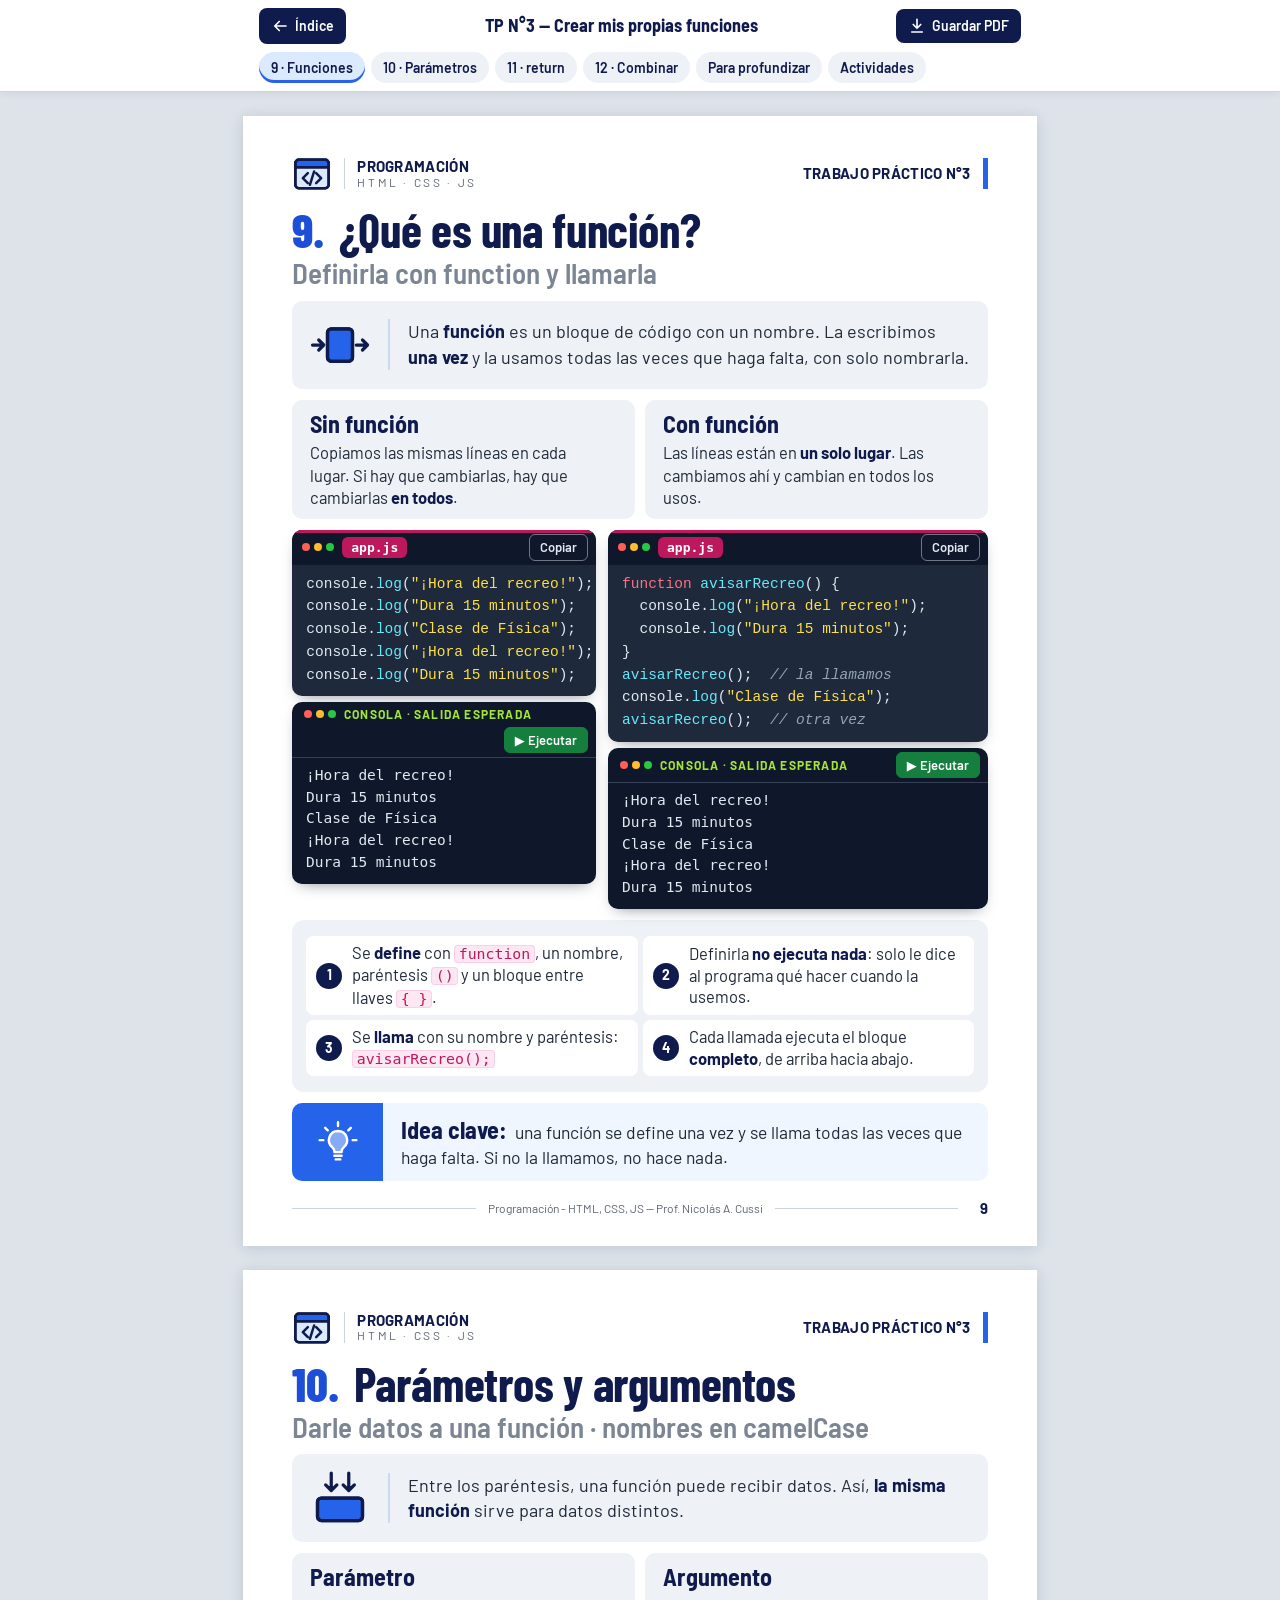
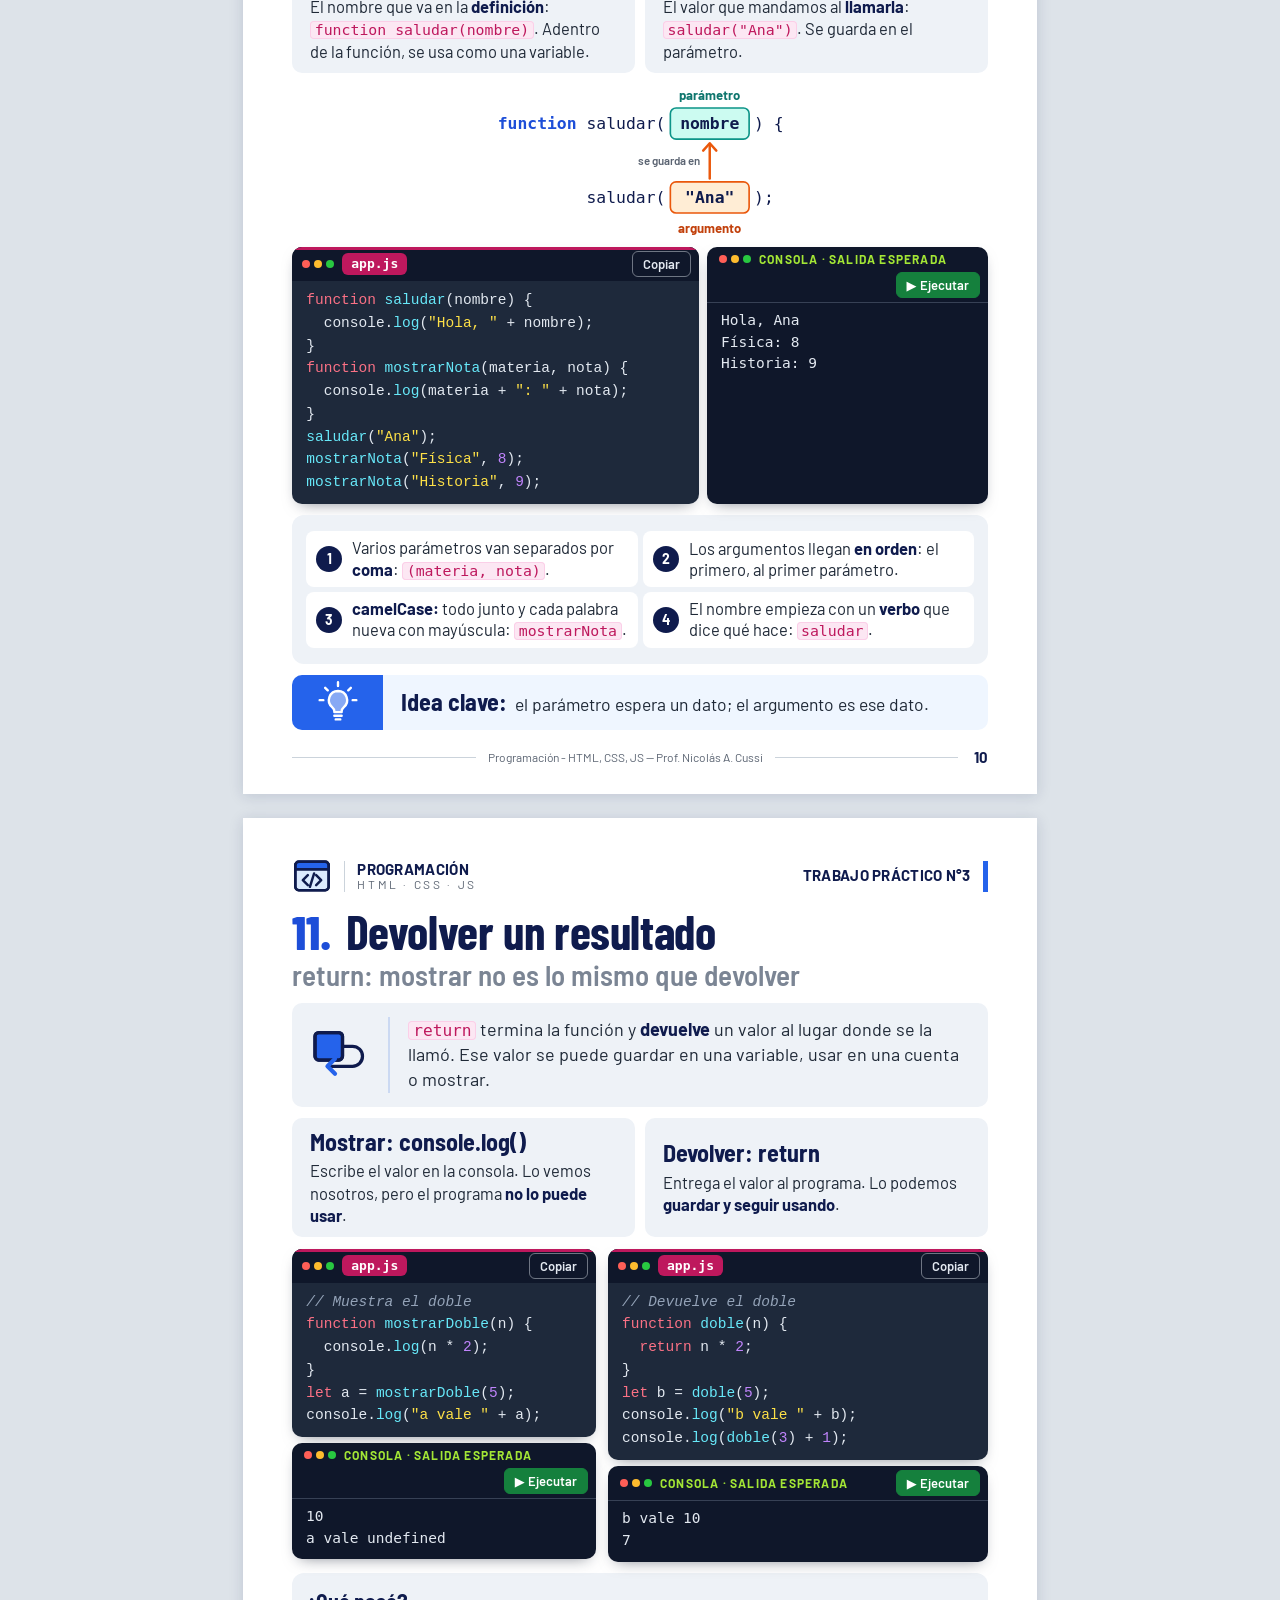
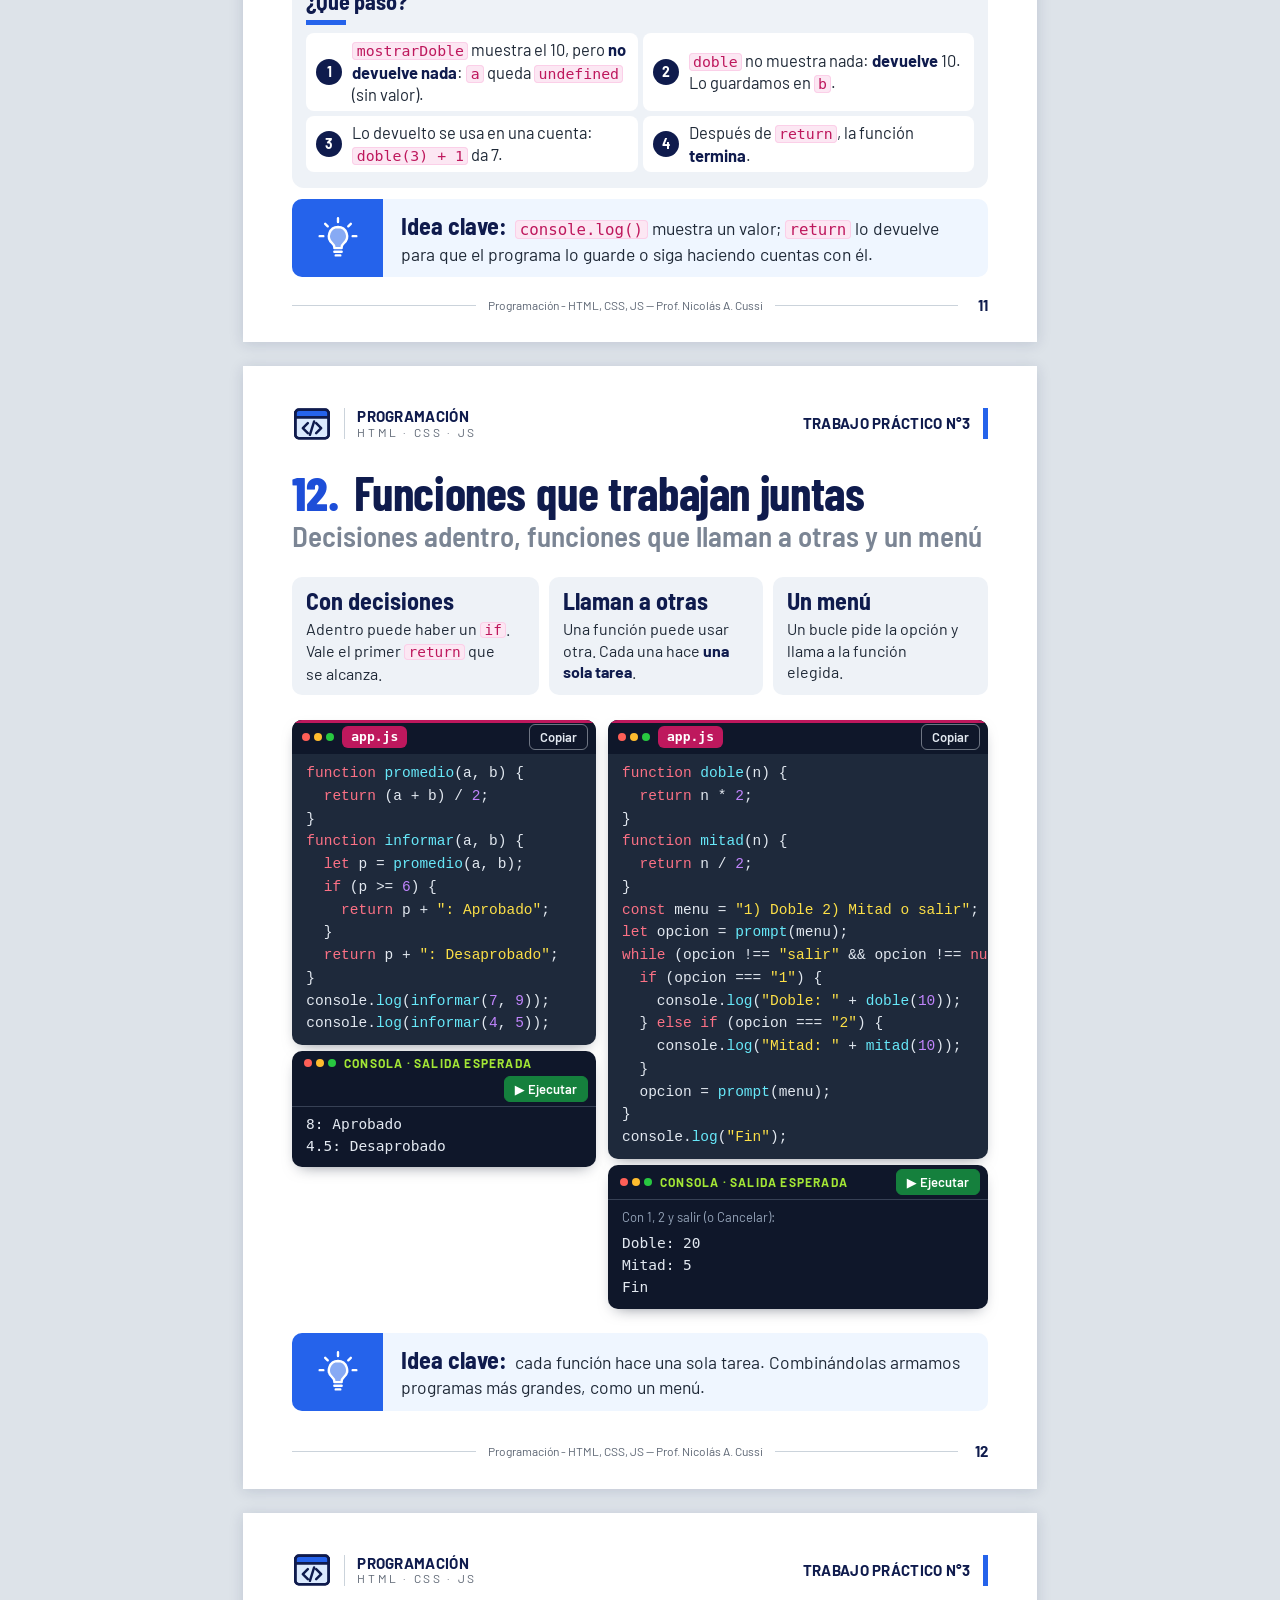
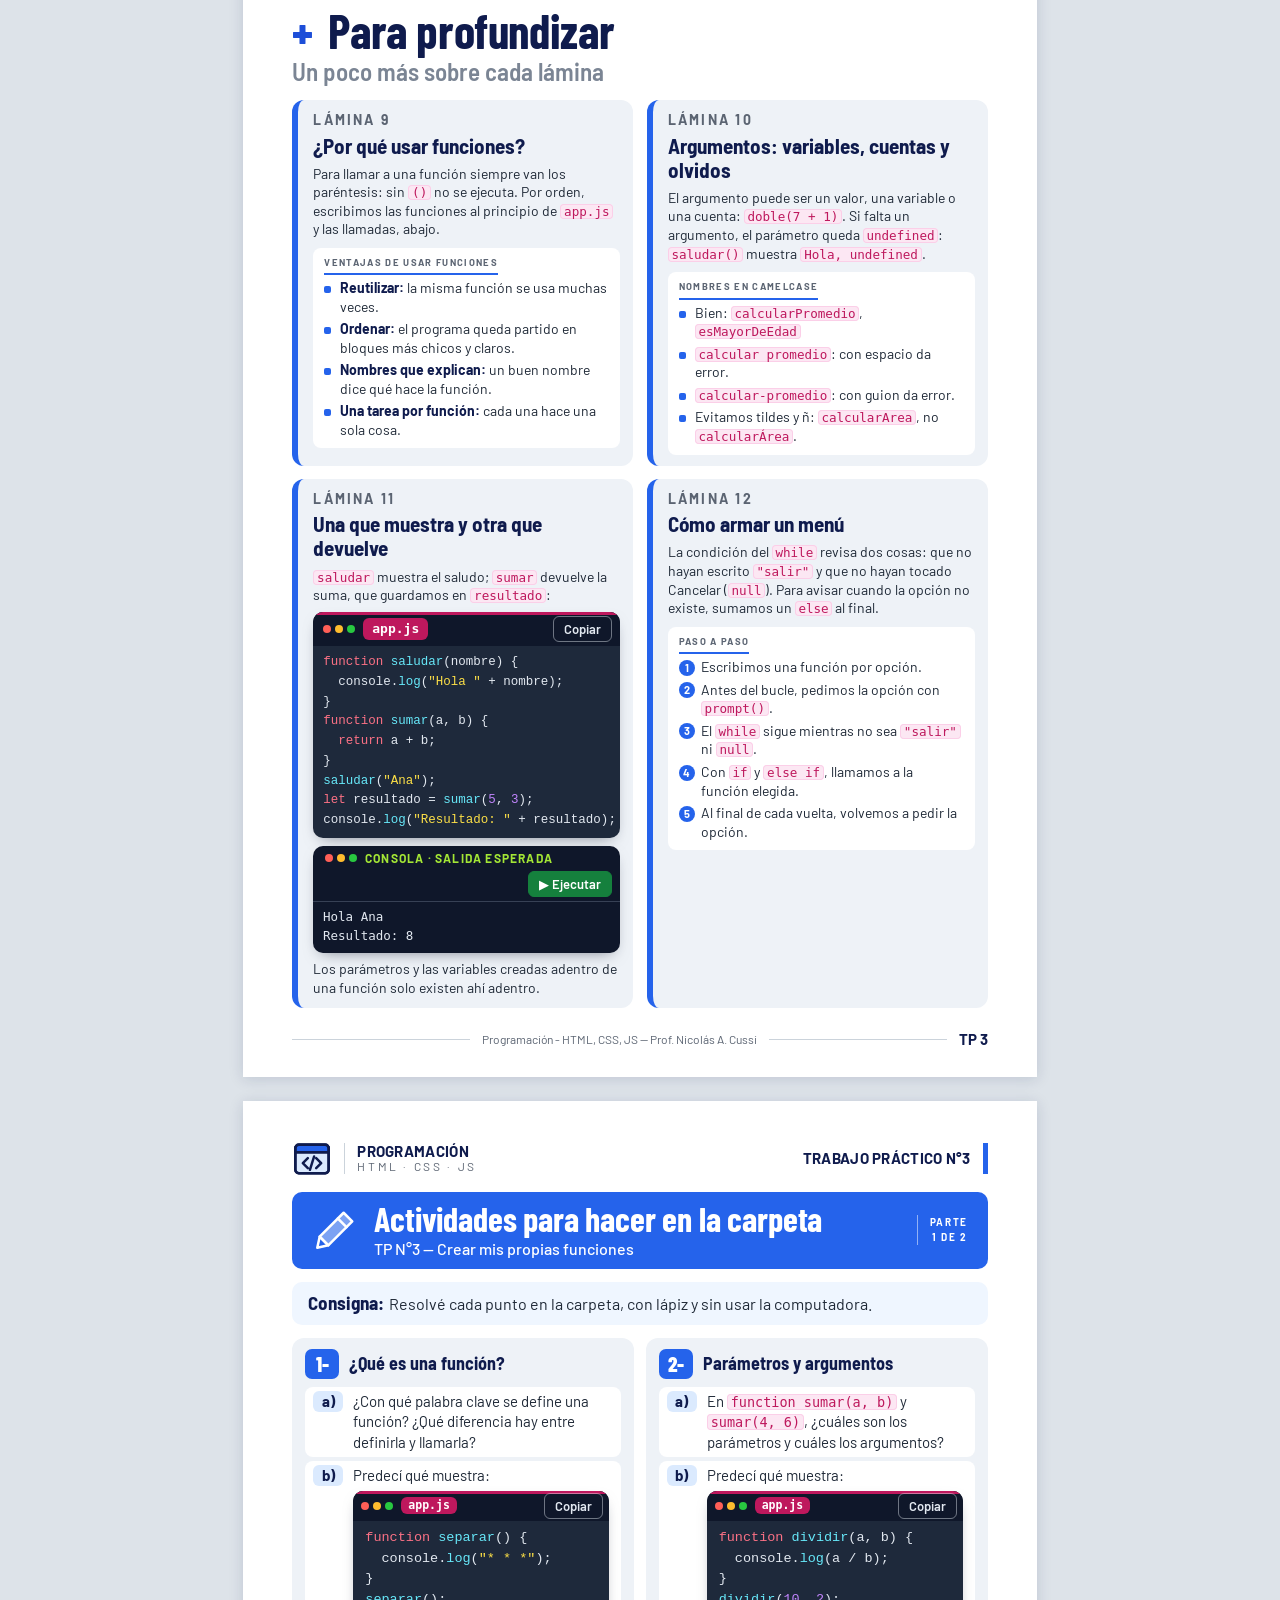
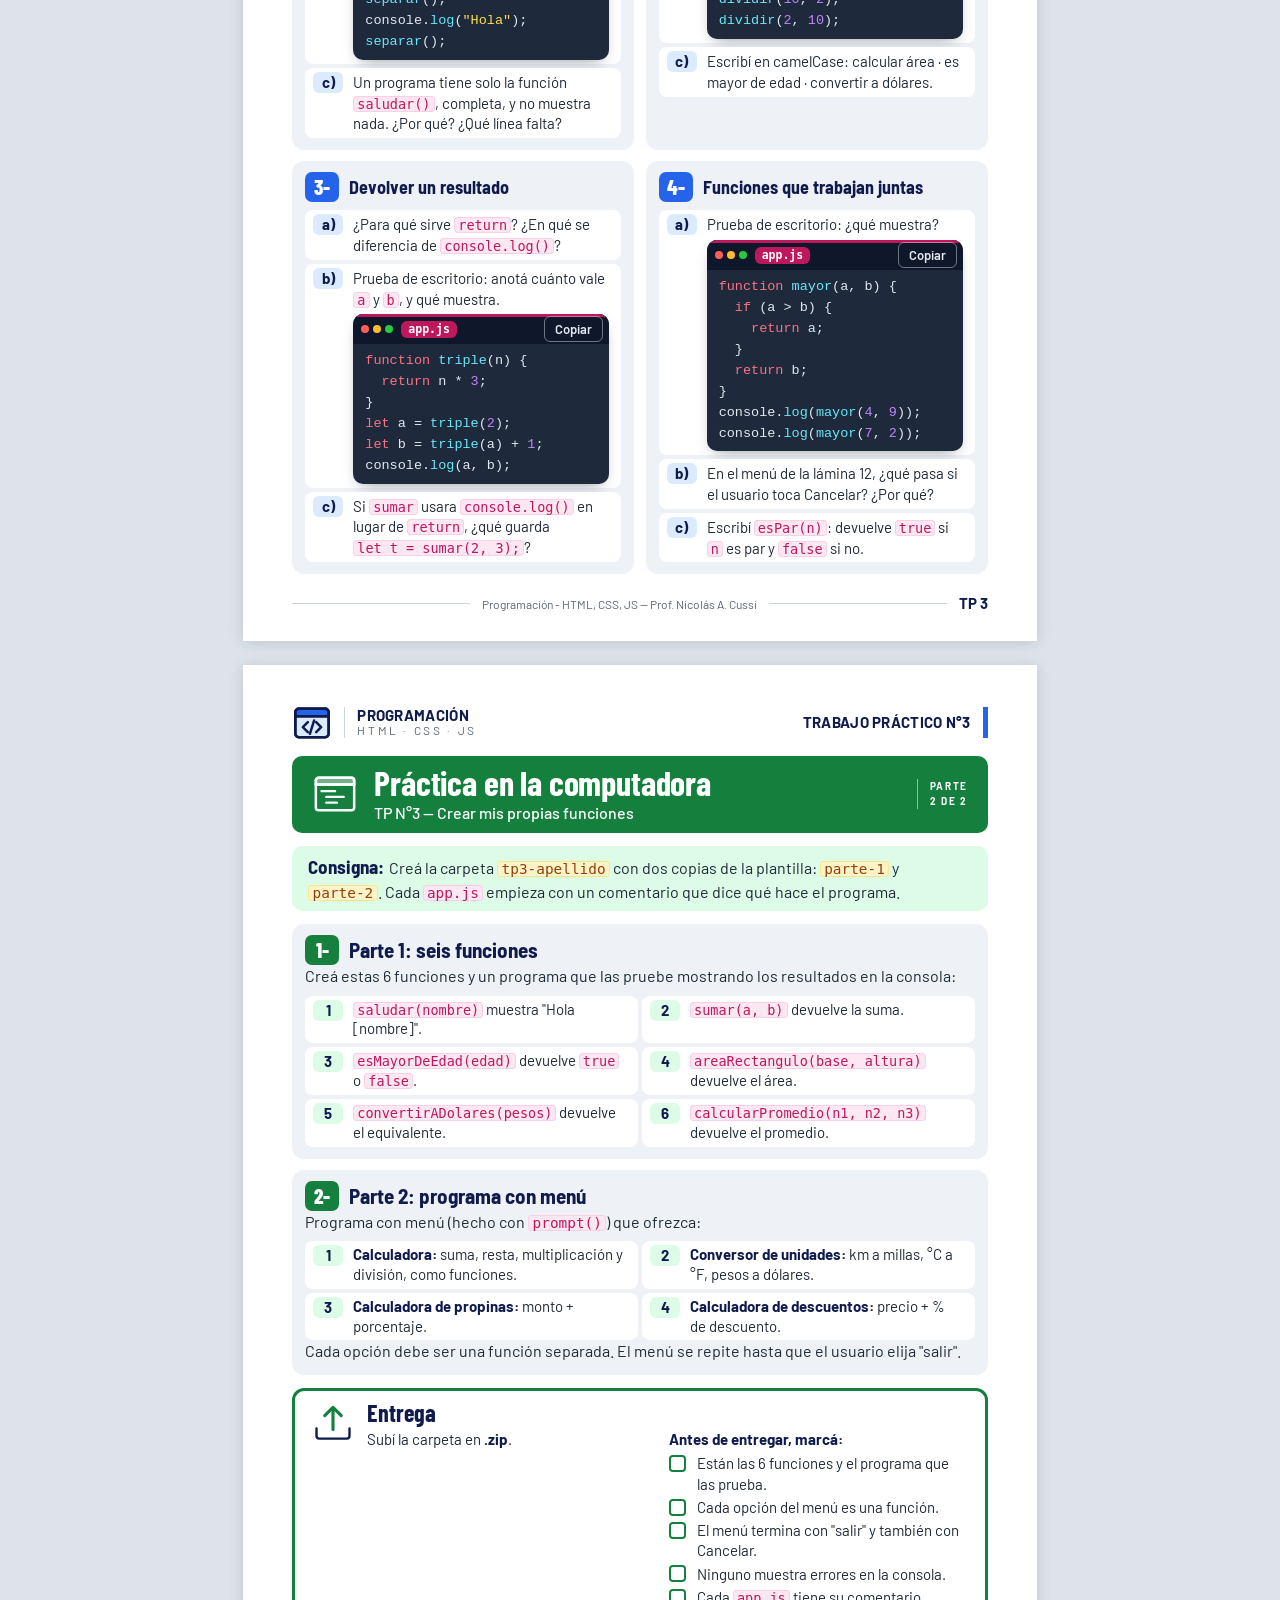
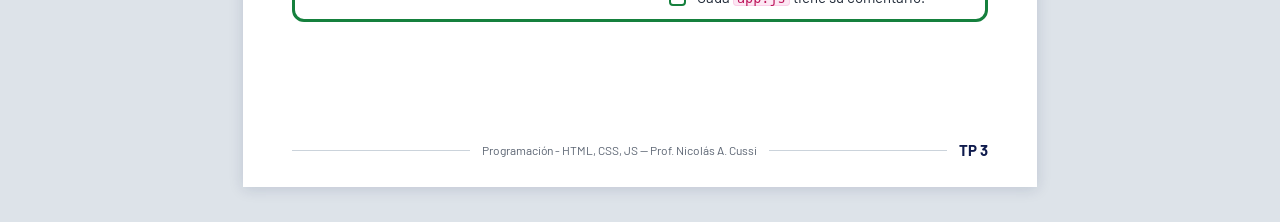
<file: unidades/tp03.html>
<!DOCTYPE html>
<html lang="es-AR">
<head>
  <meta charset="utf-8">
  <meta name="viewport" content="width=device-width, initial-scale=1">
  <title>TP N°3 — Crear mis propias funciones · Programación - HTML, CSS, JS</title>
  <meta name="description" content="TP N°3 de Programación: qué es una función, parámetros y argumentos, return, funciones que se combinan y menú con prompt(). Prof. Nicolás A. Cussi.">
  <meta name="theme-color" content="#2563EB">
  <link rel="preload" href="../assets/fonts/barlow-latin-400-normal.woff2" as="font" type="font/woff2" crossorigin>
  <link rel="preload" href="../assets/fonts/barlow-semi-condensed-latin-700-normal.woff2" as="font" type="font/woff2" crossorigin>
  <link rel="stylesheet" href="../assets/css/estilos.css">
</head>
<body data-tp="3">

<!-- ====== Íconos ====== -->
<svg width="0" height="0" style="position:absolute" aria-hidden="true" focusable="false">
  <defs>
    <symbol id="i-web" viewBox="0 0 48 48">
      <rect x="4" y="7" width="40" height="34" rx="4" style="fill:var(--ac2, var(--acento-claro))"/>
      <path d="M8 7h32a4 4 0 0 1 4 4v5H4v-5a4 4 0 0 1 4-4z" style="fill:var(--ac)"/>
      <rect x="4" y="7" width="40" height="34" rx="4"/>
      <path d="M4 16h40M19 23l-6 6 6 6M29 23l6 6-6 6M26.5 21l-5 16"/>
    </symbol>
    <symbol id="i-funcion" viewBox="0 0 48 48">
      <rect x="14" y="11" width="20" height="26" rx="3" style="fill:var(--ac)"/>
      <rect x="14" y="11" width="20" height="26" rx="3"/>
      <path d="M2 24h9M7 20l4 4-4 4M37 24h9M42 20l4 4-4 4"/>
    </symbol>
    <symbol id="i-parametros" viewBox="0 0 48 48">
      <rect x="6" y="24" width="36" height="18" rx="3" style="fill:var(--ac)"/>
      <rect x="6" y="24" width="36" height="18" rx="3"/>
      <path d="M17 4v14M12.5 13.5 17 18l4.5-4.5M31 4v14M26.5 13.5 31 18l4.5-4.5"/>
    </symbol>
    <symbol id="i-devolver" viewBox="0 0 48 48">
      <rect x="4" y="6" width="22" height="22" rx="3" style="fill:var(--ac)"/>
      <rect x="4" y="6" width="22" height="22" rx="3"/>
      <path d="M26 17h8a8 8 0 0 1 0 16H14"/>
      <path d="M20 27l-6 6 6 6" style="stroke:var(--ac);stroke-width:3.4"/>
    </symbol>
    <symbol id="i-foco" viewBox="0 0 48 48">
      <path d="M24 2.5v4M10 8.5l2.8 2.8M38 8.5l-2.8 2.8M4 22h4M40 22h4"/>
      <path d="M24 12a10 10 0 0 0-6.2 17.8c1.4 1.2 2.2 2.6 2.2 4.2v1h8v-1c0-1.6.8-3 2.2-4.2A10 10 0 0 0 24 12z" style="fill:var(--ac)"/>
      <path d="M20 39h8M21.5 43h5"/>
    </symbol>
    <symbol id="i-editor" viewBox="0 0 48 48">
      <path d="M7 7h34a3 3 0 0 1 3 3v4H4v-4a3 3 0 0 1 3-3z" style="fill:var(--ac)"/>
      <rect x="4" y="7" width="40" height="34" rx="3"/>
      <path d="M4 14h40M10 21h14M15 27h18M15 33h11"/>
    </symbol>
    <symbol id="i-lapiz" viewBox="0 0 48 48">
      <path d="M33 6l9 9-25 25-9-9z" style="fill:var(--ac)"/>
      <path d="M8 31 5.5 42.5 17 40z"/>
      <path d="M27 12l9 9"/>
    </symbol>
    <symbol id="i-subir" viewBox="0 0 48 48">
      <path d="M6 30v8a3 3 0 0 0 3 3h30a3 3 0 0 0 3-3v-8"/>
      <path d="M24 31V7M15 16l9-9 9 9" style="stroke:var(--ac);stroke-width:3.4"/>
    </symbol>
    <symbol id="i-descarga" viewBox="0 0 24 24">
      <path d="M12 3v12M7 10l5 5 5-5M5 20h14"/>
    </symbol>
    <symbol id="i-atras" viewBox="0 0 24 24">
      <path d="M20 12H5M11 6l-6 6 6 6"/>
    </symbol>
  </defs>
</svg>

<a class="saltar" href="#contenido">Saltar al contenido</a>

<header class="barra">
  <div class="barra__fila">
    <a class="boton barra__volver" href="../index.html"><svg aria-hidden="true" focusable="false"><use href="#i-atras"/></svg><span>Índice</span></a>
    <span class="barra__titulo">TP N°3 — Crear mis propias funciones</span>
    <button class="boton" type="button" data-imprimir aria-label="Guardar en PDF">
      <svg aria-hidden="true" focusable="false"><use href="#i-descarga"/></svg><span><span class="boton__largo">Guardar </span>PDF</span>
    </button>
  </div>
  <nav class="partes" aria-label="Partes del TP N°3">
    <a href="#pag-9">9 · Funciones</a>
    <a href="#pag-10">10 · Parámetros</a>
    <a href="#pag-11">11 · return</a>
    <a href="#pag-12">12 · Combinar</a>
    <a href="#profundizar">Para profundizar</a>
    <a href="#actividades">Actividades</a>
  </nav>
</header>

<main id="contenido" class="laminas">
  <h1 class="sr-only">TP N°3 — Crear mis propias funciones</h1>

  <!-- =================== LÁMINA 9 =================== -->
  <article class="lamina lamina--compacta" id="pag-9" aria-labelledby="t9">
    <div class="cab" aria-hidden="true">
      <svg class="cab__logo"><use href="#i-web"/></svg>
      <div class="cab__marca"><b>PROGRAMACIÓN</b><span>HTML · CSS · JS</span></div>
      <div class="cab__lema"><span class="cab__lema-largo">TRABAJO PRÁCTICO </span><span class="cab__lema-corto">TP </span><span class="cab__lema-n">N°3</span></div>
      <span class="cab__raya"></span>
    </div>

    <div class="tit">
      <h2 class="tit__h" id="t9"><span class="tit__num">9.</span> ¿Qué es una función?</h2>
      <p class="tit__sub">Definirla con function y llamarla</p>
    </div>

    <div class="intro">
      <svg class="ico ico--xl" aria-hidden="true" focusable="false"><use href="#i-funcion"/></svg>
      <p>Una <strong>función</strong> es un bloque de código con un nombre. La escribimos <strong>una vez</strong> y la usamos todas las veces que haga falta, con solo nombrarla.</p>
    </div>

    <ul class="comparar">
      <li><div><h3>Sin función</h3><p>Copiamos las mismas líneas en cada lugar. Si hay que cambiarlas, hay que cambiarlas <strong>en todos</strong>.</p></div></li>
      <li><div><h3>Con función</h3><p>Las líneas están en <strong>un solo lugar</strong>. Las cambiamos ahí y cambian en todos los usos.</p></div></li>
    </ul>

    <div class="ej-par">
      <div class="ej-col">
      <figure class="codigo codigo--js" id="ej-9a">
        <figcaption><span class="codigo__archivo">app.js</span></figcaption>
        <pre tabindex="0" aria-label="Código de app.js, sin función"><code>console.<span class="c-fun">log</span>(<span class="c-str">"¡Hora del recreo!"</span>);
console.<span class="c-fun">log</span>(<span class="c-str">"Dura 15 minutos"</span>);
console.<span class="c-fun">log</span>(<span class="c-str">"Clase de Física"</span>);
console.<span class="c-fun">log</span>(<span class="c-str">"¡Hora del recreo!"</span>);
console.<span class="c-fun">log</span>(<span class="c-str">"Dura 15 minutos"</span>);</code></pre>
      </figure>
      <div class="consola" data-codigo="ej-9a">
        <div class="consola__barra"><span class="consola__titulo">Consola<span class="consola__estado"> · salida esperada</span></span></div>
        <pre class="consola__salida" tabindex="0" aria-live="polite" aria-label="Salida de la consola">¡Hora del recreo!
Dura 15 minutos
Clase de Física
¡Hora del recreo!
Dura 15 minutos</pre>
      </div>
      </div>
      <div class="ej-col">
      <figure class="codigo codigo--js" id="ej-9b">
        <figcaption><span class="codigo__archivo">app.js</span></figcaption>
        <pre tabindex="0" aria-label="Código de app.js, con función"><code><span class="c-etq">function</span> <span class="c-fun">avisarRecreo</span>() {
  console.<span class="c-fun">log</span>(<span class="c-str">"¡Hora del recreo!"</span>);
  console.<span class="c-fun">log</span>(<span class="c-str">"Dura 15 minutos"</span>);
}
<span class="c-fun">avisarRecreo</span>();  <span class="c-com">// la llamamos</span>
console.<span class="c-fun">log</span>(<span class="c-str">"Clase de Física"</span>);
<span class="c-fun">avisarRecreo</span>();  <span class="c-com">// otra vez</span></code></pre>
      </figure>
      <div class="consola" data-codigo="ej-9b">
        <div class="consola__barra"><span class="consola__titulo">Consola<span class="consola__estado"> · salida esperada</span></span></div>
        <pre class="consola__salida" tabindex="0" aria-live="polite" aria-label="Salida de la consola">¡Hora del recreo!
Dura 15 minutos
Clase de Física
¡Hora del recreo!
Dura 15 minutos</pre>
      </div>
      </div>
    </div>

    <section class="panel" aria-label="Definir y llamar una función">
      <ol class="puntos puntos--2col">
        <li><span class="puntos__n" aria-hidden="true">1</span><span>Se <strong>define</strong> con <code class="cod-js">function</code>, un nombre, paréntesis <code class="cod-js">()</code> y un bloque entre llaves <code class="cod-js">{ }</code>.</span></li>
        <li><span class="puntos__n" aria-hidden="true">2</span><span>Definirla <strong>no ejecuta nada</strong>: solo le dice al programa qué hacer cuando la usemos.</span></li>
        <li><span class="puntos__n" aria-hidden="true">3</span><span>Se <strong>llama</strong> con su nombre y paréntesis: <code class="cod-js">avisarRecreo();</code></span></li>
        <li><span class="puntos__n" aria-hidden="true">4</span><span>Cada llamada ejecuta el bloque <strong>completo</strong>, de arriba hacia abajo.</span></li>
      </ol>
    </section>

    <aside class="idea" aria-label="Idea clave">
      <span class="idea__ico"><svg class="ico" aria-hidden="true" focusable="false"><use href="#i-foco"/></svg></span>
      <p><strong>Idea clave:</strong> una función se define una vez y se llama todas las veces que haga falta. Si no la llamamos, no hace nada.</p>
    </aside>

    <footer class="pie">
      <span class="pie__linea"></span>
      <span>Programación - HTML, CSS, JS — Prof. Nicolás A. Cussi</span>
      <span class="pie__linea"></span>
      <span class="pie__num" aria-label="Página 9">9</span>
    </footer>
  </article>

  <!-- =================== LÁMINA 10 =================== -->
  <article class="lamina lamina--compacta" id="pag-10" aria-labelledby="t10">
    <div class="cab" aria-hidden="true">
      <svg class="cab__logo"><use href="#i-web"/></svg>
      <div class="cab__marca"><b>PROGRAMACIÓN</b><span>HTML · CSS · JS</span></div>
      <div class="cab__lema"><span class="cab__lema-largo">TRABAJO PRÁCTICO </span><span class="cab__lema-corto">TP </span><span class="cab__lema-n">N°3</span></div>
      <span class="cab__raya"></span>
    </div>

    <div class="tit">
      <h2 class="tit__h" id="t10"><span class="tit__num">10.</span> Parámetros y argumentos</h2>
      <p class="tit__sub">Darle datos a una función · nombres en camelCase</p>
    </div>

    <div class="intro">
      <svg class="ico ico--xl" aria-hidden="true" focusable="false"><use href="#i-parametros"/></svg>
      <p>Entre los paréntesis, una función puede recibir datos. Así, <strong>la misma función</strong> sirve para datos distintos.</p>
    </div>

    <ul class="comparar">
      <li><div><h3>Parámetro</h3><p>El nombre que va en la <strong>definición</strong>: <code class="cod-js">function saludar(nombre)</code>. Adentro de la función, se usa como una variable.</p></div></li>
      <li><div><h3>Argumento</h3><p>El valor que mandamos al <strong>llamarla</strong>: <code class="cod-js">saludar("Ana")</code>. Se guarda en el parámetro.</p></div></li>
    </ul>

    <figure class="esquema">
      <svg viewBox="0 0 390 184" style="max-width:320px;margin:0 auto;display:block" role="img" aria-labelledby="esq10">
        <title id="esq10">Al llamar saludar con el argumento "Ana", ese valor se guarda en el parámetro nombre de la definición function saludar(nombre).</title>
        <g class="tt" style="font-size:16px;font-weight:700" text-anchor="middle">
          <text x="280" y="18" style="fill:var(--turquesa-texto)">parámetro</text>
          <text x="280" y="180" style="fill:var(--naranja-texto)">argumento</text>
        </g>
        <rect x="232" y="28" width="96" height="38" rx="7" style="fill:var(--turquesa-claro);stroke:var(--turquesa);stroke-width:2"/>
        <rect x="232" y="118" width="96" height="38" rx="7" style="fill:var(--naranja-claro);stroke:var(--naranja);stroke-width:2"/>
        <g style="font-family:var(--fuente-codigo);font-size:20px;fill:var(--tinta)">
          <text x="226" y="54" text-anchor="end"><tspan style="fill:var(--acento-numero);font-weight:700">function</tspan> saludar(</text>
          <text x="280" y="54" text-anchor="middle" style="font-weight:700">nombre</text>
          <text x="334" y="54">) {</text>
          <text x="226" y="144" text-anchor="end">saludar(</text>
          <text x="280" y="144" text-anchor="middle" style="font-weight:700">"Ana"</text>
          <text x="334" y="144">);</text>
        </g>
        <path d="M280 114V72" style="fill:none;stroke:var(--naranja);stroke-width:3;stroke-linecap:round"/>
        <path d="M272 80l8-9 8 9" style="fill:none;stroke:var(--naranja);stroke-width:3;stroke-linecap:round;stroke-linejoin:round"/>
        <text class="tt" x="268" y="98" text-anchor="end" style="font-size:14px;fill:var(--gris)">se guarda en</text>
      </svg>
    </figure>

    <div class="ej">
      <figure class="codigo codigo--js" id="ej-10">
        <figcaption><span class="codigo__archivo">app.js</span></figcaption>
        <pre tabindex="0" aria-label="Código de app.js"><code><span class="c-etq">function</span> <span class="c-fun">saludar</span>(nombre) {
  console.<span class="c-fun">log</span>(<span class="c-str">"Hola, "</span> + nombre);
}
<span class="c-etq">function</span> <span class="c-fun">mostrarNota</span>(materia, nota) {
  console.<span class="c-fun">log</span>(materia + <span class="c-str">": "</span> + nota);
}
<span class="c-fun">saludar</span>(<span class="c-str">"Ana"</span>);
<span class="c-fun">mostrarNota</span>(<span class="c-str">"Física"</span>, <span class="c-num">8</span>);
<span class="c-fun">mostrarNota</span>(<span class="c-str">"Historia"</span>, <span class="c-num">9</span>);</code></pre>
      </figure>
      <div class="consola" data-codigo="ej-10">
        <div class="consola__barra"><span class="consola__titulo">Consola<span class="consola__estado"> · salida esperada</span></span></div>
        <pre class="consola__salida" tabindex="0" aria-live="polite" aria-label="Salida de la consola">Hola, Ana
Física: 8
Historia: 9</pre>
      </div>
    </div>

    <section class="panel" aria-label="Reglas para parámetros y nombres">
      <ol class="puntos puntos--2col">
        <li><span class="puntos__n" aria-hidden="true">1</span><span>Varios parámetros van separados por <strong>coma</strong>: <code class="cod-js">(materia, nota)</code>.</span></li>
        <li><span class="puntos__n" aria-hidden="true">2</span><span>Los argumentos llegan <strong>en orden</strong>: el primero, al primer parámetro.</span></li>
        <li><span class="puntos__n" aria-hidden="true">3</span><span><strong>camelCase:</strong> todo junto y cada palabra nueva con mayúscula: <code class="cod-js">mostrarNota</code>.</span></li>
        <li><span class="puntos__n" aria-hidden="true">4</span><span>El nombre empieza con un <strong>verbo</strong> que dice qué hace: <code class="cod-js">saludar</code>.</span></li>
      </ol>
    </section>

    <aside class="idea" aria-label="Idea clave">
      <span class="idea__ico"><svg class="ico" aria-hidden="true" focusable="false"><use href="#i-foco"/></svg></span>
      <p><strong>Idea clave:</strong> el parámetro espera un dato; el argumento es ese dato.</p>
    </aside>

    <footer class="pie">
      <span class="pie__linea"></span>
      <span>Programación - HTML, CSS, JS — Prof. Nicolás A. Cussi</span>
      <span class="pie__linea"></span>
      <span class="pie__num" aria-label="Página 10">10</span>
    </footer>
  </article>

  <!-- =================== LÁMINA 11 =================== -->
  <article class="lamina lamina--compacta" id="pag-11" aria-labelledby="t11">
    <div class="cab" aria-hidden="true">
      <svg class="cab__logo"><use href="#i-web"/></svg>
      <div class="cab__marca"><b>PROGRAMACIÓN</b><span>HTML · CSS · JS</span></div>
      <div class="cab__lema"><span class="cab__lema-largo">TRABAJO PRÁCTICO </span><span class="cab__lema-corto">TP </span><span class="cab__lema-n">N°3</span></div>
      <span class="cab__raya"></span>
    </div>

    <div class="tit">
      <h2 class="tit__h" id="t11"><span class="tit__num">11.</span> Devolver un resultado</h2>
      <p class="tit__sub">return: mostrar no es lo mismo que devolver</p>
    </div>

    <div class="intro">
      <svg class="ico ico--xl" aria-hidden="true" focusable="false"><use href="#i-devolver"/></svg>
      <p><code class="cod-js">return</code> termina la función y <strong>devuelve</strong> un valor al lugar donde se la llamó. Ese valor se puede guardar en una variable, usar en una cuenta o mostrar.</p>
    </div>

    <ul class="comparar">
      <li><div><h3>Mostrar: console.log()</h3><p>Escribe el valor en la consola. Lo vemos nosotros, pero el programa <strong>no lo puede usar</strong>.</p></div></li>
      <li><div><h3>Devolver: return</h3><p>Entrega el valor al programa. Lo podemos <strong>guardar y seguir usando</strong>.</p></div></li>
    </ul>

    <div class="ej-par">
      <div class="ej-col">
      <figure class="codigo codigo--js" id="ej-11a">
        <figcaption><span class="codigo__archivo">app.js</span></figcaption>
        <pre tabindex="0" aria-label="Código de app.js, función que muestra"><code><span class="c-com">// Muestra el doble</span>
<span class="c-etq">function</span> <span class="c-fun">mostrarDoble</span>(n) {
  console.<span class="c-fun">log</span>(n * <span class="c-num">2</span>);
}
<span class="c-etq">let</span> a = <span class="c-fun">mostrarDoble</span>(<span class="c-num">5</span>);
console.<span class="c-fun">log</span>(<span class="c-str">"a vale "</span> + a);</code></pre>
      </figure>
      <div class="consola" data-codigo="ej-11a">
        <div class="consola__barra"><span class="consola__titulo">Consola<span class="consola__estado"> · salida esperada</span></span></div>
        <pre class="consola__salida" tabindex="0" aria-live="polite" aria-label="Salida de la consola">10
a vale undefined</pre>
      </div>
      </div>
      <div class="ej-col">
      <figure class="codigo codigo--js" id="ej-11b">
        <figcaption><span class="codigo__archivo">app.js</span></figcaption>
        <pre tabindex="0" aria-label="Código de app.js, función que devuelve"><code><span class="c-com">// Devuelve el doble</span>
<span class="c-etq">function</span> <span class="c-fun">doble</span>(n) {
  <span class="c-etq">return</span> n * <span class="c-num">2</span>;
}
<span class="c-etq">let</span> b = <span class="c-fun">doble</span>(<span class="c-num">5</span>);
console.<span class="c-fun">log</span>(<span class="c-str">"b vale "</span> + b);
console.<span class="c-fun">log</span>(<span class="c-fun">doble</span>(<span class="c-num">3</span>) + <span class="c-num">1</span>);</code></pre>
      </figure>
      <div class="consola" data-codigo="ej-11b">
        <div class="consola__barra"><span class="consola__titulo">Consola<span class="consola__estado"> · salida esperada</span></span></div>
        <pre class="consola__salida" tabindex="0" aria-live="polite" aria-label="Salida de la consola">b vale 10
7</pre>
      </div>
      </div>
    </div>

    <section class="panel" aria-labelledby="s11">
      <div class="panel__cab"><h3 class="subtitulo" id="s11">¿Qué pasó?</h3></div>
      <ol class="puntos puntos--2col">
        <li><span class="puntos__n" aria-hidden="true">1</span><span><code class="cod-js">mostrarDoble</code> muestra el 10, pero <strong>no devuelve nada</strong>: <code class="cod-js">a</code> queda <code class="cod-js">undefined</code> (sin valor).</span></li>
        <li><span class="puntos__n" aria-hidden="true">2</span><span><code class="cod-js">doble</code> no muestra nada: <strong>devuelve</strong> 10. Lo guardamos en <code class="cod-js">b</code>.</span></li>
        <li><span class="puntos__n" aria-hidden="true">3</span><span>Lo devuelto se usa en una cuenta: <code class="cod-js">doble(3) + 1</code> da 7.</span></li>
        <li><span class="puntos__n" aria-hidden="true">4</span><span>Después de <code class="cod-js">return</code>, la función <strong>termina</strong>.</span></li>
      </ol>
    </section>

    <aside class="idea" aria-label="Idea clave">
      <span class="idea__ico"><svg class="ico" aria-hidden="true" focusable="false"><use href="#i-foco"/></svg></span>
      <p><strong>Idea clave:</strong> <code class="cod-js">console.log()</code> muestra un valor; <code class="cod-js">return</code> lo devuelve para que el programa lo guarde o siga haciendo cuentas con él.</p>
    </aside>

    <footer class="pie">
      <span class="pie__linea"></span>
      <span>Programación - HTML, CSS, JS — Prof. Nicolás A. Cussi</span>
      <span class="pie__linea"></span>
      <span class="pie__num" aria-label="Página 11">11</span>
    </footer>
  </article>

  <!-- =================== LÁMINA 12 =================== -->
  <article class="lamina lamina--compacta" id="pag-12" aria-labelledby="t12">
    <div class="cab" aria-hidden="true">
      <svg class="cab__logo"><use href="#i-web"/></svg>
      <div class="cab__marca"><b>PROGRAMACIÓN</b><span>HTML · CSS · JS</span></div>
      <div class="cab__lema"><span class="cab__lema-largo">TRABAJO PRÁCTICO </span><span class="cab__lema-corto">TP </span><span class="cab__lema-n">N°3</span></div>
      <span class="cab__raya"></span>
    </div>

    <div class="tit">
      <h2 class="tit__h" id="t12"><span class="tit__num">12.</span> Funciones que trabajan juntas</h2>
      <p class="tit__sub">Decisiones adentro, funciones que llaman a otras y un menú</p>
    </div>

    <ul class="comparar comparar--3">
      <li><div><h3>Con decisiones</h3><p>Adentro puede haber un <code class="cod-js">if</code>. Vale el primer <code class="cod-js">return</code> que se alcanza.</p></div></li>
      <li><div><h3>Llaman a otras</h3><p>Una función puede usar otra. Cada una hace <strong>una sola tarea</strong>.</p></div></li>
      <li><div><h3>Un menú</h3><p>Un bucle pide la opción y llama a la función elegida.</p></div></li>
    </ul>

    <div class="ej-par">
      <div class="ej-col">
      <figure class="codigo codigo--js" id="ej-12a">
        <figcaption><span class="codigo__archivo">app.js</span></figcaption>
        <pre tabindex="0" aria-label="Código de app.js, funciones con decisiones"><code><span class="c-etq">function</span> <span class="c-fun">promedio</span>(a, b) {
  <span class="c-etq">return</span> (a + b) / <span class="c-num">2</span>;
}
<span class="c-etq">function</span> <span class="c-fun">informar</span>(a, b) {
  <span class="c-etq">let</span> p = <span class="c-fun">promedio</span>(a, b);
  <span class="c-etq">if</span> (p &gt;= <span class="c-num">6</span>) {
    <span class="c-etq">return</span> p + <span class="c-str">": Aprobado"</span>;
  }
  <span class="c-etq">return</span> p + <span class="c-str">": Desaprobado"</span>;
}
console.<span class="c-fun">log</span>(<span class="c-fun">informar</span>(<span class="c-num">7</span>, <span class="c-num">9</span>));
console.<span class="c-fun">log</span>(<span class="c-fun">informar</span>(<span class="c-num">4</span>, <span class="c-num">5</span>));</code></pre>
      </figure>
      <div class="consola" data-codigo="ej-12a">
        <div class="consola__barra"><span class="consola__titulo">Consola<span class="consola__estado"> · salida esperada</span></span></div>
        <pre class="consola__salida" tabindex="0" aria-live="polite" aria-label="Salida de la consola">8: Aprobado
4.5: Desaprobado</pre>
      </div>
      </div>
      <div class="ej-col">
      <figure class="codigo codigo--js" id="ej-12b">
        <figcaption><span class="codigo__archivo">app.js</span></figcaption>
        <pre tabindex="0" aria-label="Código de app.js, menú con prompt"><code><span class="c-etq">function</span> <span class="c-fun">doble</span>(n) {
  <span class="c-etq">return</span> n * <span class="c-num">2</span>;
}
<span class="c-etq">function</span> <span class="c-fun">mitad</span>(n) {
  <span class="c-etq">return</span> n / <span class="c-num">2</span>;
}
<span class="c-etq">const</span> menu = <span class="c-str">"1) Doble 2) Mitad o salir"</span>;
<span class="c-etq">let</span> opcion = <span class="c-fun">prompt</span>(menu);
<span class="c-etq">while</span> (opcion !== <span class="c-str">"salir"</span> &amp;&amp; opcion !== <span class="c-etq">null</span>) {
  <span class="c-etq">if</span> (opcion === <span class="c-str">"1"</span>) {
    console.<span class="c-fun">log</span>(<span class="c-str">"Doble: "</span> + <span class="c-fun">doble</span>(<span class="c-num">10</span>));
  } <span class="c-etq">else if</span> (opcion === <span class="c-str">"2"</span>) {
    console.<span class="c-fun">log</span>(<span class="c-str">"Mitad: "</span> + <span class="c-fun">mitad</span>(<span class="c-num">10</span>));
  }
  opcion = <span class="c-fun">prompt</span>(menu);
}
console.<span class="c-fun">log</span>(<span class="c-str">"Fin"</span>);</code></pre>
      </figure>
      <div class="consola" data-codigo="ej-12b">
        <div class="consola__barra"><span class="consola__titulo">Consola<span class="consola__estado"> · salida esperada</span></span></div>
        <p class="consola__nota">Con 1, 2 y salir (o Cancelar):</p>
        <pre class="consola__salida" tabindex="0" aria-live="polite" aria-label="Salida de la consola">Doble: 20
Mitad: 5
Fin</pre>
      </div>
      </div>
    </div>

    <aside class="idea" aria-label="Idea clave">
      <span class="idea__ico"><svg class="ico" aria-hidden="true" focusable="false"><use href="#i-foco"/></svg></span>
      <p><strong>Idea clave:</strong> cada función hace una sola tarea. Combinándolas armamos programas más grandes, como un menú.</p>
    </aside>

    <footer class="pie">
      <span class="pie__linea"></span>
      <span>Programación - HTML, CSS, JS — Prof. Nicolás A. Cussi</span>
      <span class="pie__linea"></span>
      <span class="pie__num" aria-label="Página 12">12</span>
    </footer>
  </article>

  <!-- =================== PARA PROFUNDIZAR =================== -->
  <article class="lamina lamina--pf" id="profundizar" aria-labelledby="tpf">
    <div class="cab" aria-hidden="true">
      <svg class="cab__logo"><use href="#i-web"/></svg>
      <div class="cab__marca"><b>PROGRAMACIÓN</b><span>HTML · CSS · JS</span></div>
      <div class="cab__lema"><span class="cab__lema-largo">TRABAJO PRÁCTICO </span><span class="cab__lema-corto">TP </span><span class="cab__lema-n">N°3</span></div>
      <span class="cab__raya"></span>
    </div>

    <div class="tit">
      <h2 class="tit__h" id="tpf"><span class="tit__num">+</span> Para profundizar</h2>
      <p class="tit__sub">Un poco más sobre cada lámina</p>
    </div>

    <div class="pf-grid">
    <section class="pf" aria-labelledby="pf9">
      <p class="pf__etiqueta">Lámina 9</p>
      <h3 class="pf__titulo" id="pf9">¿Por qué usar funciones?</h3>
      <div class="pf__cols">
        <div class="pf__texto">
          <p>Para llamar a una función siempre van los paréntesis: sin <code class="cod-js">()</code> no se ejecuta. Por orden, escribimos las funciones al principio de <code class="cod-js">app.js</code> y las llamadas, abajo.</p>
        </div>
        <div class="pf__caja">
          <h4>Ventajas de usar funciones</h4>
          <ul class="pf__lista">
            <li><strong>Reutilizar:</strong> la misma función se usa muchas veces.</li>
            <li><strong>Ordenar:</strong> el programa queda partido en bloques más chicos y claros.</li>
            <li><strong>Nombres que explican:</strong> un buen nombre dice qué hace la función.</li>
            <li><strong>Una tarea por función:</strong> cada una hace una sola cosa.</li>
          </ul>
        </div>
      </div>
    </section>

    <section class="pf" aria-labelledby="pf10">
      <p class="pf__etiqueta">Lámina 10</p>
      <h3 class="pf__titulo" id="pf10">Argumentos: variables, cuentas y olvidos</h3>
      <div class="pf__cols">
        <div class="pf__texto">
          <p>El argumento puede ser un valor, una variable o una cuenta: <code class="cod-js">doble(7 + 1)</code>. Si falta un argumento, el parámetro queda <code class="cod-js">undefined</code>: <code class="cod-js">saludar()</code> muestra <code class="cod-js">Hola, undefined</code>.</p>
        </div>
        <div class="pf__caja">
          <h4>Nombres en camelCase</h4>
          <ul class="pf__lista">
            <li>Bien: <code class="cod-js">calcularPromedio</code>, <code class="cod-js">esMayorDeEdad</code></li>
            <li><code class="cod-js">calcular promedio</code>: con espacio da error.</li>
            <li><code class="cod-js">calcular-promedio</code>: con guion da error.</li>
            <li>Evitamos tildes y ñ: <code class="cod-js">calcularArea</code>, no <code class="cod-js">calcularÁrea</code>.</li>
          </ul>
        </div>
      </div>
    </section>

    <section class="pf" aria-labelledby="pf11">
      <p class="pf__etiqueta">Lámina 11</p>
      <h3 class="pf__titulo" id="pf11">Una que muestra y otra que devuelve</h3>
      <div class="pf__cols">
        <div class="pf__texto">
          <p><code class="cod-js">saludar</code> muestra el saludo; <code class="cod-js">sumar</code> devuelve la suma, que guardamos en <code class="cod-js">resultado</code>:</p>
          <div class="ej ej--pf">
            <figure class="codigo codigo--js" id="ej-pf11">
              <figcaption><span class="codigo__archivo">app.js</span></figcaption>
              <pre tabindex="0" aria-label="Código de app.js"><code><span class="c-etq">function</span> <span class="c-fun">saludar</span>(nombre) {
  console.<span class="c-fun">log</span>(<span class="c-str">"Hola "</span> + nombre);
}
<span class="c-etq">function</span> <span class="c-fun">sumar</span>(a, b) {
  <span class="c-etq">return</span> a + b;
}
<span class="c-fun">saludar</span>(<span class="c-str">"Ana"</span>);
<span class="c-etq">let</span> resultado = <span class="c-fun">sumar</span>(<span class="c-num">5</span>, <span class="c-num">3</span>);
console.<span class="c-fun">log</span>(<span class="c-str">"Resultado: "</span> + resultado);</code></pre>
            </figure>
            <div class="consola" data-codigo="ej-pf11">
              <div class="consola__barra"><span class="consola__titulo">Consola<span class="consola__estado"> · salida esperada</span></span></div>
              <pre class="consola__salida" tabindex="0" aria-live="polite" aria-label="Salida de la consola">Hola Ana
Resultado: 8</pre>
            </div>
          </div>
          <p>Los parámetros y las variables creadas adentro de una función solo existen ahí adentro.</p>
        </div>
      </div>
    </section>

    <section class="pf" aria-labelledby="pf12">
      <p class="pf__etiqueta">Lámina 12</p>
      <h3 class="pf__titulo" id="pf12">Cómo armar un menú</h3>
      <div class="pf__cols">
        <div class="pf__texto">
          <p>La condición del <code class="cod-js">while</code> revisa dos cosas: que no hayan escrito <code class="cod-js">"salir"</code> y que no hayan tocado Cancelar (<code class="cod-js">null</code>). Para avisar cuando la opción no existe, sumamos un <code class="cod-js">else</code> al final.</p>
        </div>
        <div class="pf__caja">
          <h4>Paso a paso</h4>
          <ol class="pf__lista">
            <li>Escribimos una función por opción.</li>
            <li>Antes del bucle, pedimos la opción con <code class="cod-js">prompt()</code>.</li>
            <li>El <code class="cod-js">while</code> sigue mientras no sea <code class="cod-js">"salir"</code> ni <code class="cod-js">null</code>.</li>
            <li>Con <code class="cod-js">if</code> y <code class="cod-js">else if</code>, llamamos a la función elegida.</li>
            <li>Al final de cada vuelta, volvemos a pedir la opción.</li>
          </ol>
        </div>
      </div>
    </section>
    </div>

    <footer class="pie">
      <span class="pie__linea"></span>
      <span>Programación - HTML, CSS, JS — Prof. Nicolás A. Cussi</span>
      <span class="pie__linea"></span>
      <span class="pie__num">TP 3</span>
    </footer>
  </article>

  <!-- =================== ACTIVIDADES · Parte 1 =================== -->
  <article class="lamina lamina--act" id="actividades" aria-labelledby="act-1">
    <div class="cab" aria-hidden="true">
      <svg class="cab__logo"><use href="#i-web"/></svg>
      <div class="cab__marca"><b>PROGRAMACIÓN</b><span>HTML · CSS · JS</span></div>
      <div class="cab__lema"><span class="cab__lema-largo">TRABAJO PRÁCTICO </span><span class="cab__lema-corto">TP </span><span class="cab__lema-n">N°3</span></div>
      <span class="cab__raya"></span>
    </div>

    <header class="act-banda">
      <svg class="ico" aria-hidden="true" focusable="false"><use href="#i-lapiz"/></svg>
      <div>
        <h2 id="act-1">Actividades para hacer en la carpeta</h2>
        <p>TP N°3 — Crear mis propias funciones</p>
      </div>
      <span class="act-banda__parte">Parte<br>1 de 2</span>
    </header>

    <p class="consigna"><strong>Consigna:</strong> Resolvé cada punto en la carpeta, con lápiz y sin usar la computadora.</p>

    <ol class="acts acts--2col">
      <li class="act">
        <h3 class="act__titulo"><span class="act__num">1-</span> ¿Qué es una función?</h3>
        <ol class="act__items">
          <li><b class="act__letra">a)</b><div>¿Con qué palabra clave se define una función? ¿Qué diferencia hay entre definirla y llamarla?</div></li>
          <li><b class="act__letra">b)</b><div>Predecí qué muestra:
            <figure class="codigo codigo--js" id="act-9b">
              <figcaption><span class="codigo__archivo">app.js</span></figcaption>
              <pre tabindex="0" aria-label="Código de app.js"><code><span class="c-etq">function</span> <span class="c-fun">separar</span>() {
  console.<span class="c-fun">log</span>(<span class="c-str">"* * *"</span>);
}
<span class="c-fun">separar</span>();
console.<span class="c-fun">log</span>(<span class="c-str">"Hola"</span>);
<span class="c-fun">separar</span>();</code></pre>
            </figure></div></li>
          <li><b class="act__letra">c)</b><div>Un programa tiene solo la función <code class="cod-js">saludar()</code>, completa, y no muestra nada. ¿Por qué? ¿Qué línea falta?</div></li>
        </ol>
      </li>
      <li class="act">
        <h3 class="act__titulo"><span class="act__num">2-</span> Parámetros y argumentos</h3>
        <ol class="act__items">
          <li><b class="act__letra">a)</b><div>En <code class="cod-js">function sumar(a, b)</code> y <code class="cod-js">sumar(4, 6)</code>, ¿cuáles son los parámetros y cuáles los argumentos?</div></li>
          <li><b class="act__letra">b)</b><div>Predecí qué muestra:
            <figure class="codigo codigo--js" id="act-10b">
              <figcaption><span class="codigo__archivo">app.js</span></figcaption>
              <pre tabindex="0" aria-label="Código de app.js"><code><span class="c-etq">function</span> <span class="c-fun">dividir</span>(a, b) {
  console.<span class="c-fun">log</span>(a / b);
}
<span class="c-fun">dividir</span>(<span class="c-num">10</span>, <span class="c-num">2</span>);
<span class="c-fun">dividir</span>(<span class="c-num">2</span>, <span class="c-num">10</span>);</code></pre>
            </figure></div></li>
          <li><b class="act__letra">c)</b><div>Escribí en camelCase: calcular área · es mayor de edad · convertir a dólares.</div></li>
        </ol>
      </li>
      <li class="act">
        <h3 class="act__titulo"><span class="act__num">3-</span> Devolver un resultado</h3>
        <ol class="act__items">
          <li><b class="act__letra">a)</b><div>¿Para qué sirve <code class="cod-js">return</code>? ¿En qué se diferencia de <code class="cod-js">console.log()</code>?</div></li>
          <li><b class="act__letra">b)</b><div>Prueba de escritorio: anotá cuánto vale <code class="cod-js">a</code> y <code class="cod-js">b</code>, y qué muestra.
            <figure class="codigo codigo--js" id="act-11b">
              <figcaption><span class="codigo__archivo">app.js</span></figcaption>
              <pre tabindex="0" aria-label="Código de app.js"><code><span class="c-etq">function</span> <span class="c-fun">triple</span>(n) {
  <span class="c-etq">return</span> n * <span class="c-num">3</span>;
}
<span class="c-etq">let</span> a = <span class="c-fun">triple</span>(<span class="c-num">2</span>);
<span class="c-etq">let</span> b = <span class="c-fun">triple</span>(a) + <span class="c-num">1</span>;
console.<span class="c-fun">log</span>(a, b);</code></pre>
            </figure></div></li>
          <li><b class="act__letra">c)</b><div>Si <code class="cod-js">sumar</code> usara <code class="cod-js">console.log()</code> en lugar de <code class="cod-js">return</code>, ¿qué guarda <code class="cod-js">let t = sumar(2, 3);</code>?</div></li>
        </ol>
      </li>
      <li class="act">
        <h3 class="act__titulo"><span class="act__num">4-</span> Funciones que trabajan juntas</h3>
        <ol class="act__items">
          <li><b class="act__letra">a)</b><div>Prueba de escritorio: ¿qué muestra?
            <figure class="codigo codigo--js" id="act-12a">
              <figcaption><span class="codigo__archivo">app.js</span></figcaption>
              <pre tabindex="0" aria-label="Código de app.js"><code><span class="c-etq">function</span> <span class="c-fun">mayor</span>(a, b) {
  <span class="c-etq">if</span> (a &gt; b) {
    <span class="c-etq">return</span> a;
  }
  <span class="c-etq">return</span> b;
}
console.<span class="c-fun">log</span>(<span class="c-fun">mayor</span>(<span class="c-num">4</span>, <span class="c-num">9</span>));
console.<span class="c-fun">log</span>(<span class="c-fun">mayor</span>(<span class="c-num">7</span>, <span class="c-num">2</span>));</code></pre>
            </figure></div></li>
          <li><b class="act__letra">b)</b><div>En el menú de la lámina 12, ¿qué pasa si el usuario toca Cancelar? ¿Por qué?</div></li>
          <li><b class="act__letra">c)</b><div>Escribí <code class="cod-js">esPar(n)</code>: devuelve <code class="cod-js">true</code> si <code class="cod-js">n</code> es par y <code class="cod-js">false</code> si no.</div></li>
        </ol>
      </li>
    </ol>

    <footer class="pie">
      <span class="pie__linea"></span>
      <span>Programación - HTML, CSS, JS — Prof. Nicolás A. Cussi</span>
      <span class="pie__linea"></span>
      <span class="pie__num">TP 3</span>
    </footer>
  </article>

  <!-- =================== ACTIVIDADES · Parte 2 =================== -->
  <article class="lamina lamina--act lamina--compu" id="actividades-2" aria-labelledby="act-2">
    <div class="cab" aria-hidden="true">
      <svg class="cab__logo"><use href="#i-web"/></svg>
      <div class="cab__marca"><b>PROGRAMACIÓN</b><span>HTML · CSS · JS</span></div>
      <div class="cab__lema"><span class="cab__lema-largo">TRABAJO PRÁCTICO </span><span class="cab__lema-corto">TP </span><span class="cab__lema-n">N°3</span></div>
      <span class="cab__raya"></span>
    </div>

    <header class="act-banda">
      <svg class="ico" aria-hidden="true" focusable="false"><use href="#i-editor"/></svg>
      <div>
        <h2 id="act-2">Práctica en la computadora</h2>
        <p>TP N°3 — Crear mis propias funciones</p>
      </div>
      <span class="act-banda__parte">Parte<br>2 de 2</span>
    </header>

    <p class="consigna"><strong>Consigna:</strong> Creá la carpeta <code class="cod-carpeta">tp3-apellido</code> con dos copias de la plantilla: <code class="cod-carpeta">parte-1</code> y <code class="cod-carpeta">parte-2</code>. Cada <code class="cod-js">app.js</code> empieza con un comentario que dice qué hace el programa.</p>

    <ol class="acts">
      <li class="act">
        <h3 class="act__titulo"><span class="act__num">1-</span> Parte 1: seis funciones</h3>
        <p>Creá estas 6 funciones y un programa que las pruebe mostrando los resultados en la consola:</p>
        <ol class="act__items act__items--2col">
          <li><b class="act__letra">1</b><div><code class="cod-js">saludar(nombre)</code> muestra "Hola [nombre]".</div></li>
          <li><b class="act__letra">2</b><div><code class="cod-js">sumar(a, b)</code> devuelve la suma.</div></li>
          <li><b class="act__letra">3</b><div><code class="cod-js">esMayorDeEdad(edad)</code> devuelve <code class="cod-js">true</code> o <code class="cod-js">false</code>.</div></li>
          <li><b class="act__letra">4</b><div><code class="cod-js">areaRectangulo(base, altura)</code> devuelve el área.</div></li>
          <li><b class="act__letra">5</b><div><code class="cod-js">convertirADolares(pesos)</code> devuelve el equivalente.</div></li>
          <li><b class="act__letra">6</b><div><code class="cod-js">calcularPromedio(n1, n2, n3)</code> devuelve el promedio.</div></li>
        </ol>
      </li>
      <li class="act">
        <h3 class="act__titulo"><span class="act__num">2-</span> Parte 2: programa con menú</h3>
        <p>Programa con menú (hecho con <code class="cod-js">prompt()</code>) que ofrezca:</p>
        <ol class="act__items act__items--2col">
          <li><b class="act__letra">1</b><div><strong>Calculadora:</strong> suma, resta, multiplicación y división, como funciones.</div></li>
          <li><b class="act__letra">2</b><div><strong>Conversor de unidades:</strong> km a millas, °C a °F, pesos a dólares.</div></li>
          <li><b class="act__letra">3</b><div><strong>Calculadora de propinas:</strong> monto + porcentaje.</div></li>
          <li><b class="act__letra">4</b><div><strong>Calculadora de descuentos:</strong> precio + % de descuento.</div></li>
        </ol>
        <p>Cada opción debe ser una función separada. El menú se repite hasta que el usuario elija "salir".</p>
      </li>
    </ol>

    <section class="entrega" aria-labelledby="ent-1">
      <svg class="ico ico--l" aria-hidden="true" focusable="false"><use href="#i-subir"/></svg>
      <div>
        <h3 id="ent-1">Entrega</h3>
        <div class="entrega__cols">
          <div>
            <p>Subí la carpeta en <strong>.zip</strong>.</p>
          </div>
          <div>
            <p class="entrega__sub">Antes de entregar, marcá:</p>
            <ul class="checklist">
              <li>Están las 6 funciones y el programa que las prueba.</li>
              <li>Cada opción del menú es una función.</li>
              <li>El menú termina con "salir" y también con Cancelar.</li>
              <li>Ninguno muestra errores en la consola.</li>
              <li>Cada <code class="cod-js">app.js</code> tiene su comentario.</li>
            </ul>
          </div>
        </div>
      </div>
    </section>

    <footer class="pie">
      <span class="pie__linea"></span>
      <span>Programación - HTML, CSS, JS — Prof. Nicolás A. Cussi</span>
      <span class="pie__linea"></span>
      <span class="pie__num">TP 3</span>
    </footer>
  </article>
</main>

<script src="../assets/js/actividades.js"></script>
<script src="../assets/js/ejemplos.js"></script>
</body>
</html>
</file>
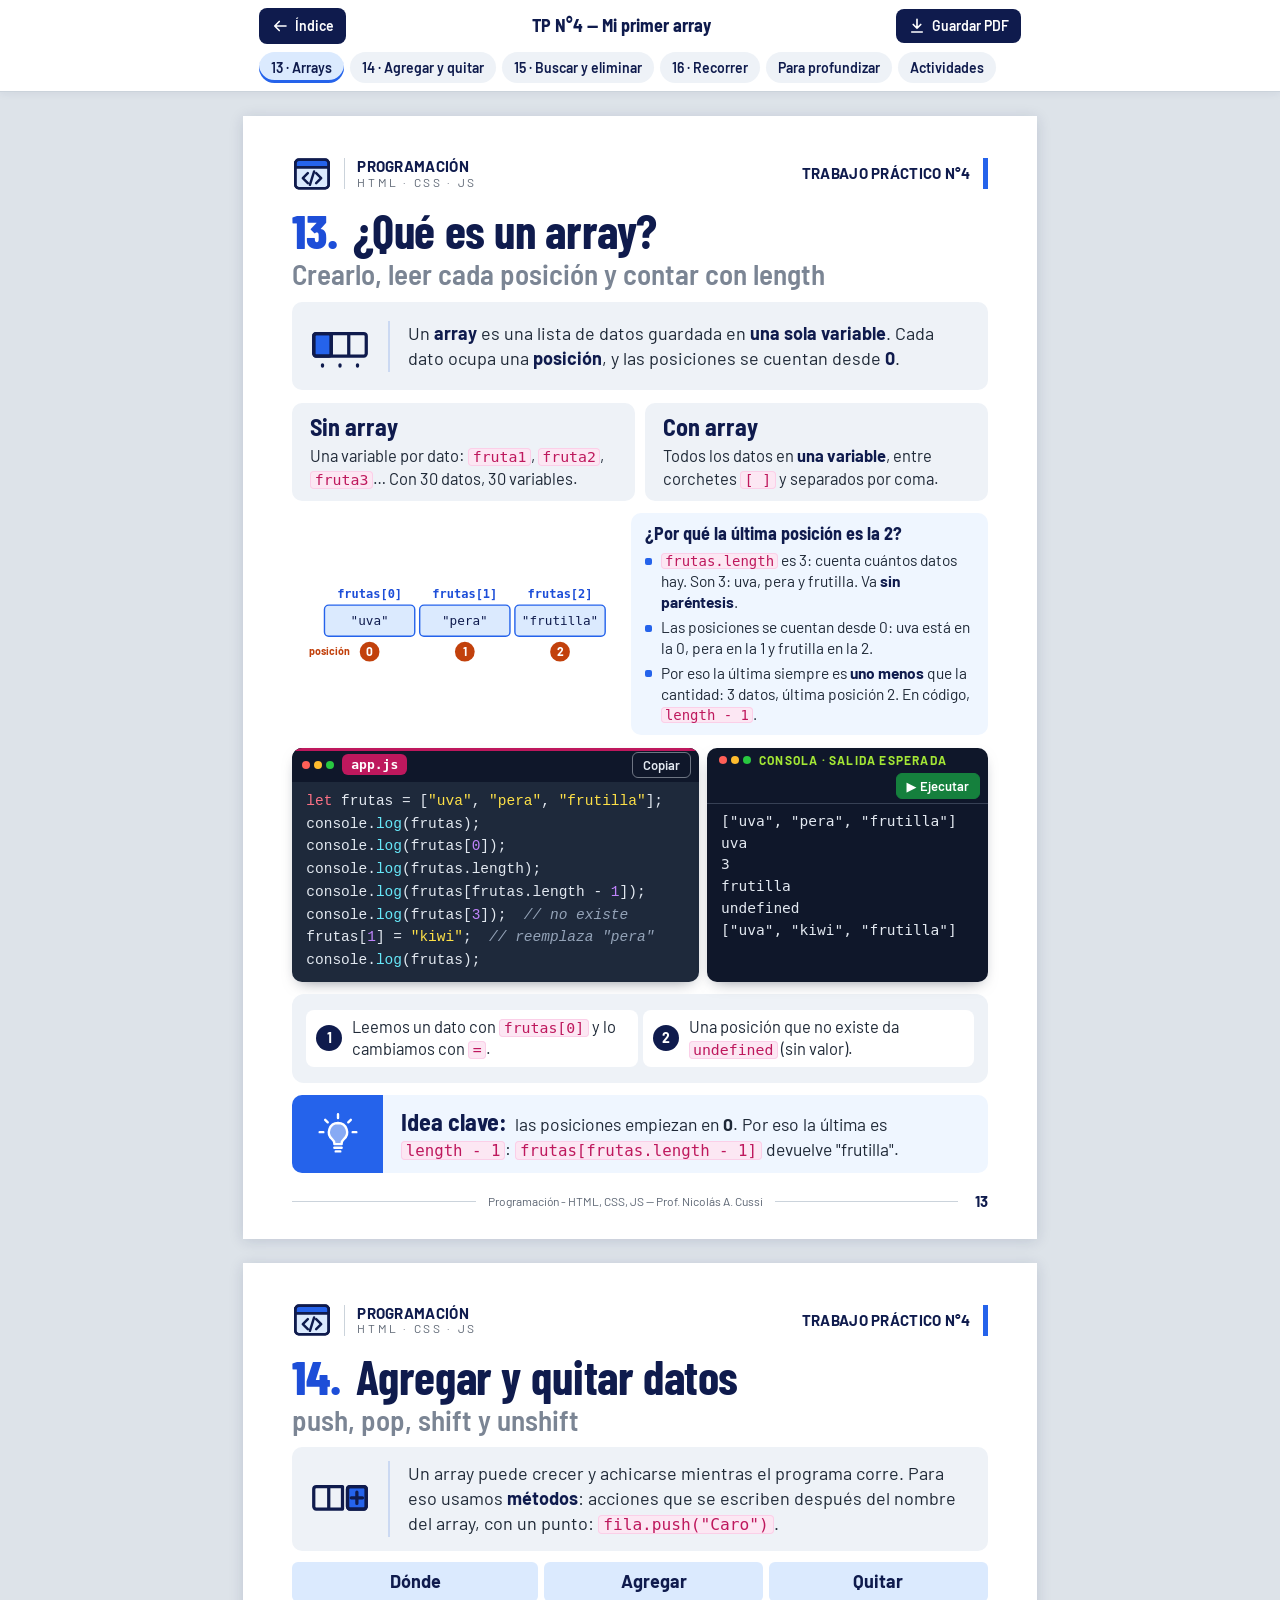
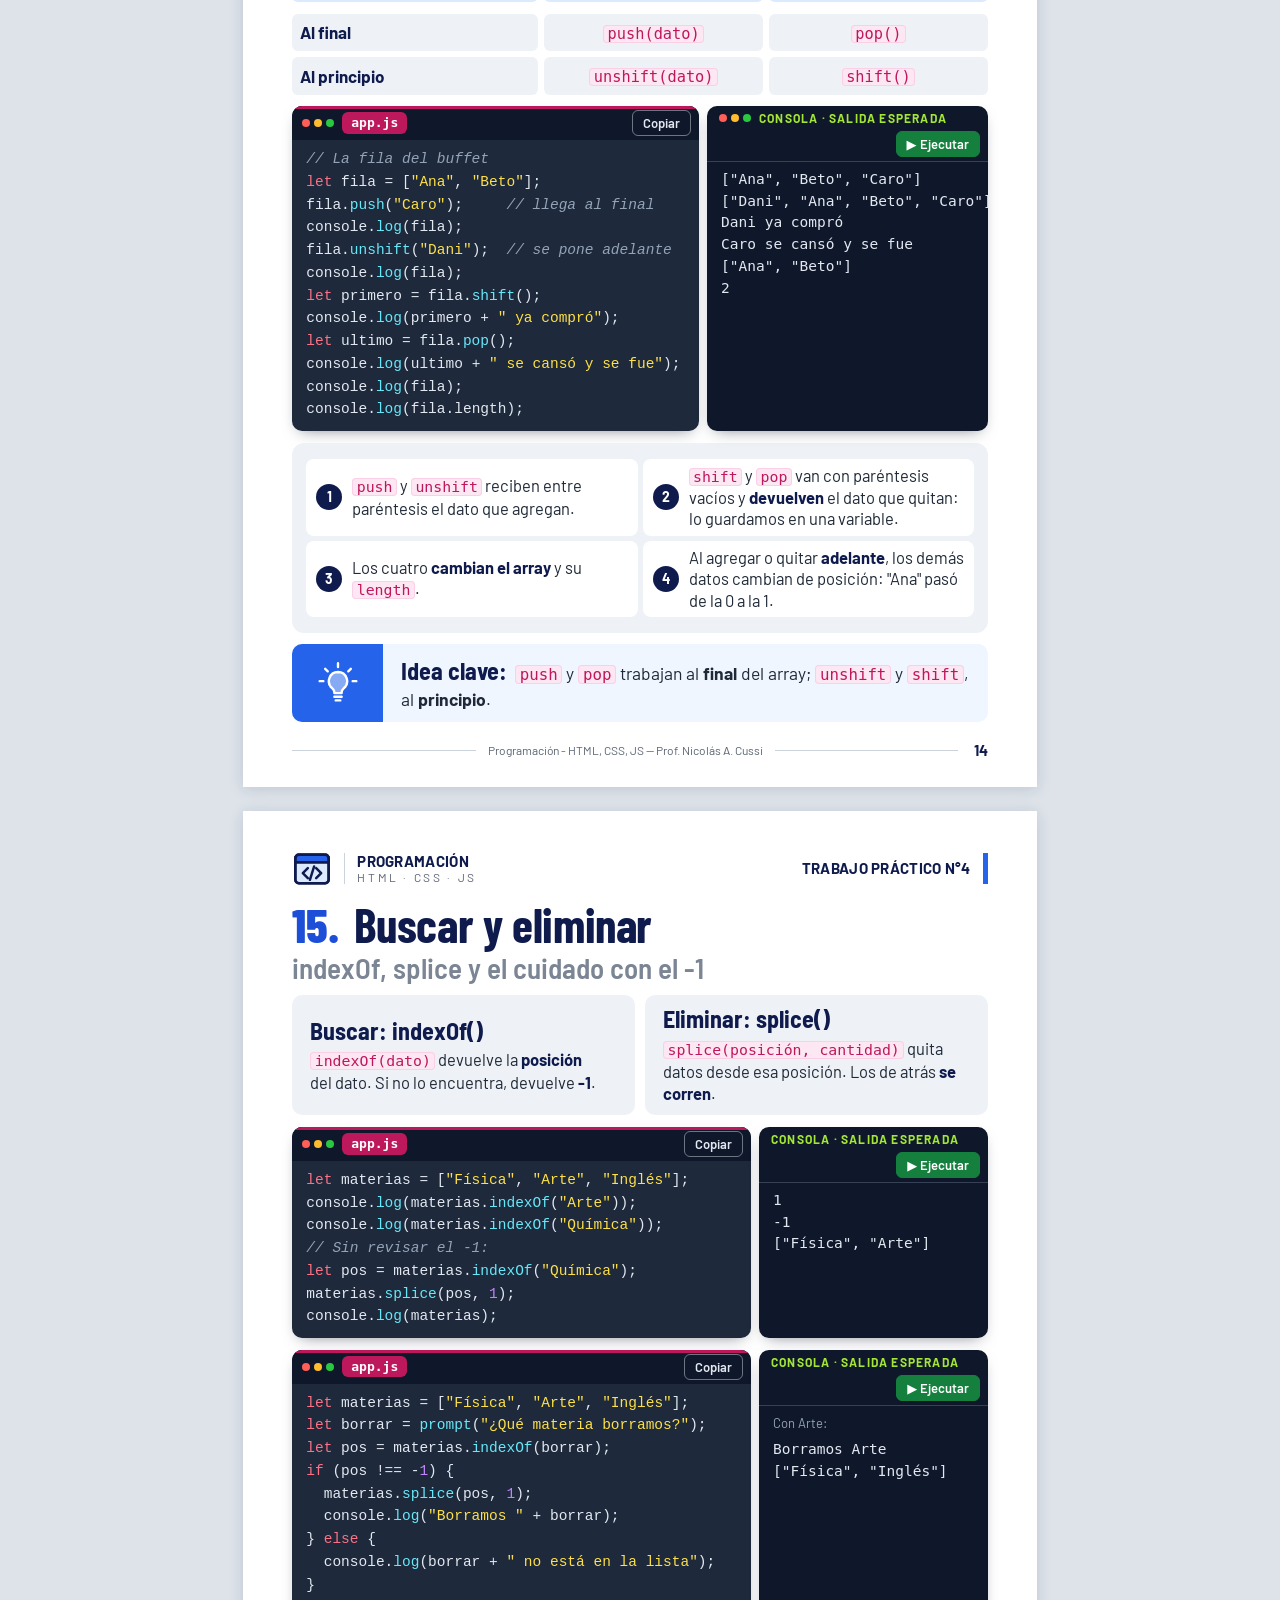
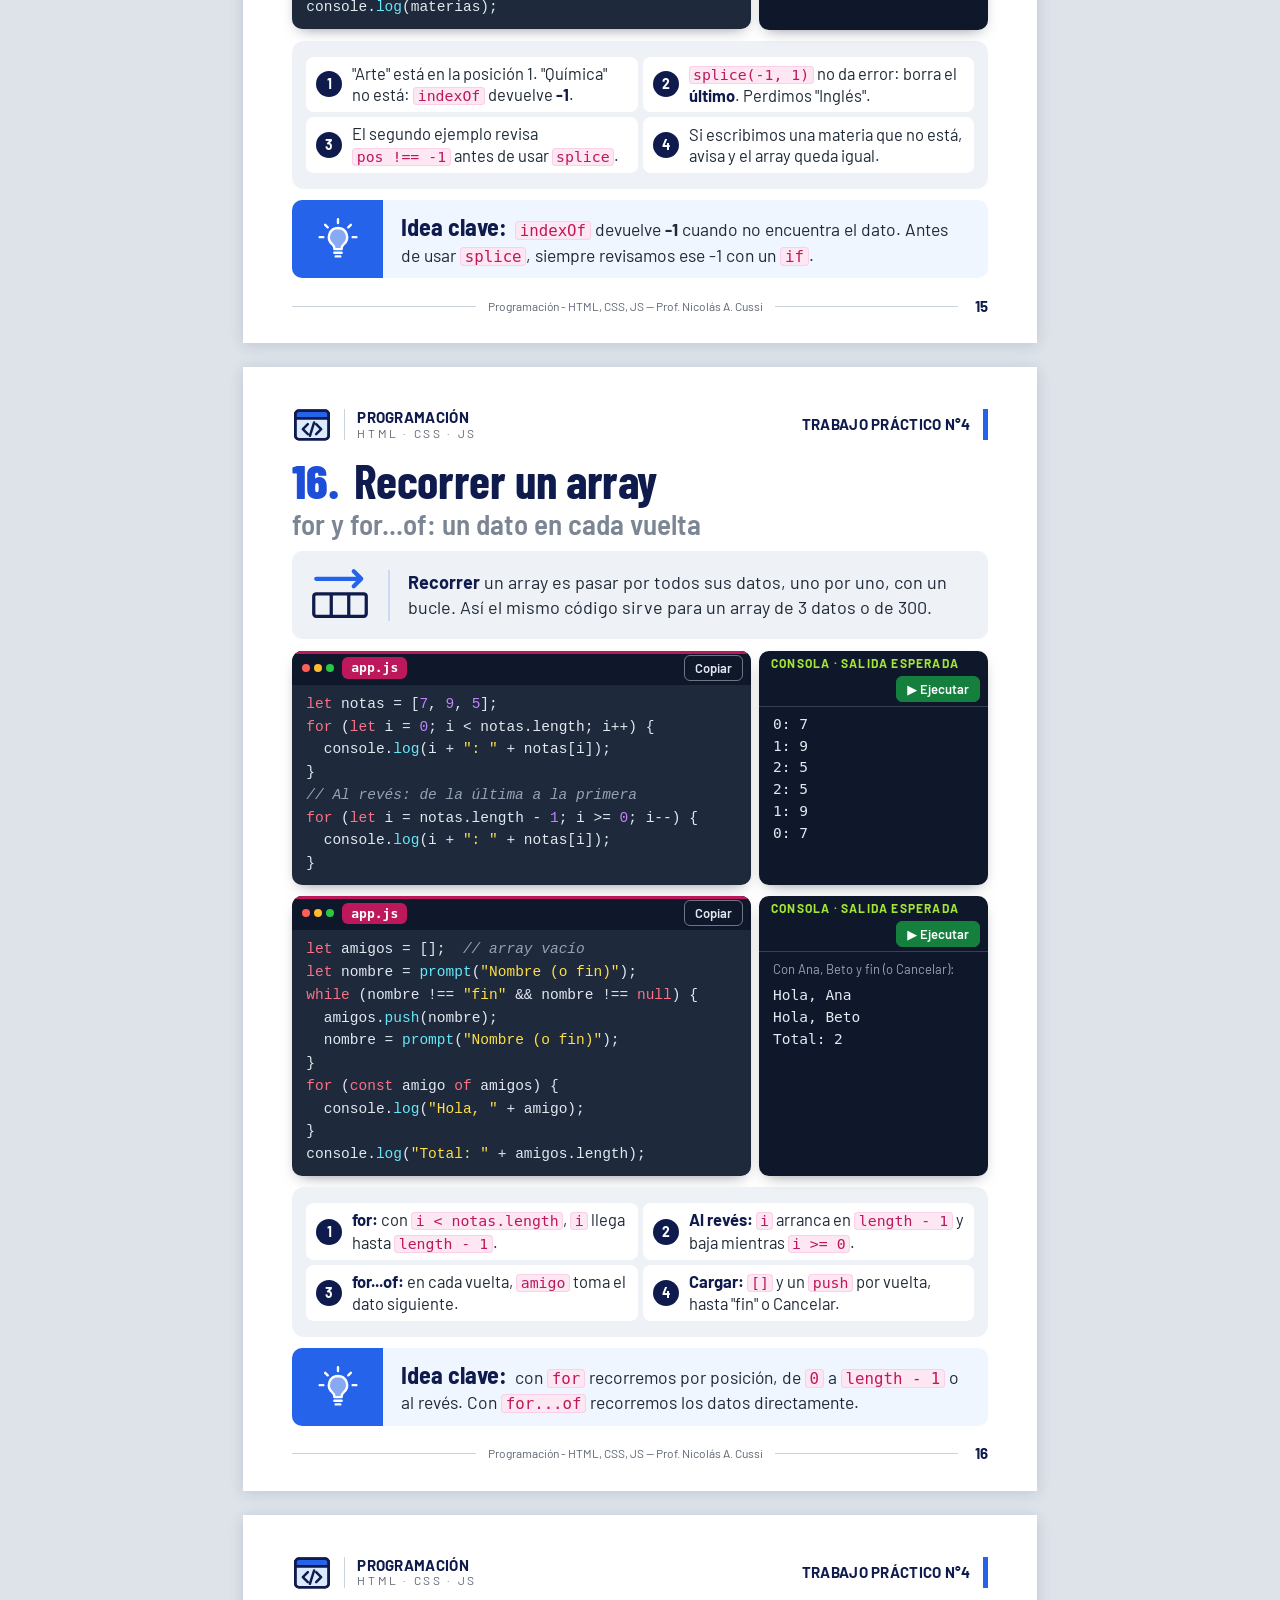
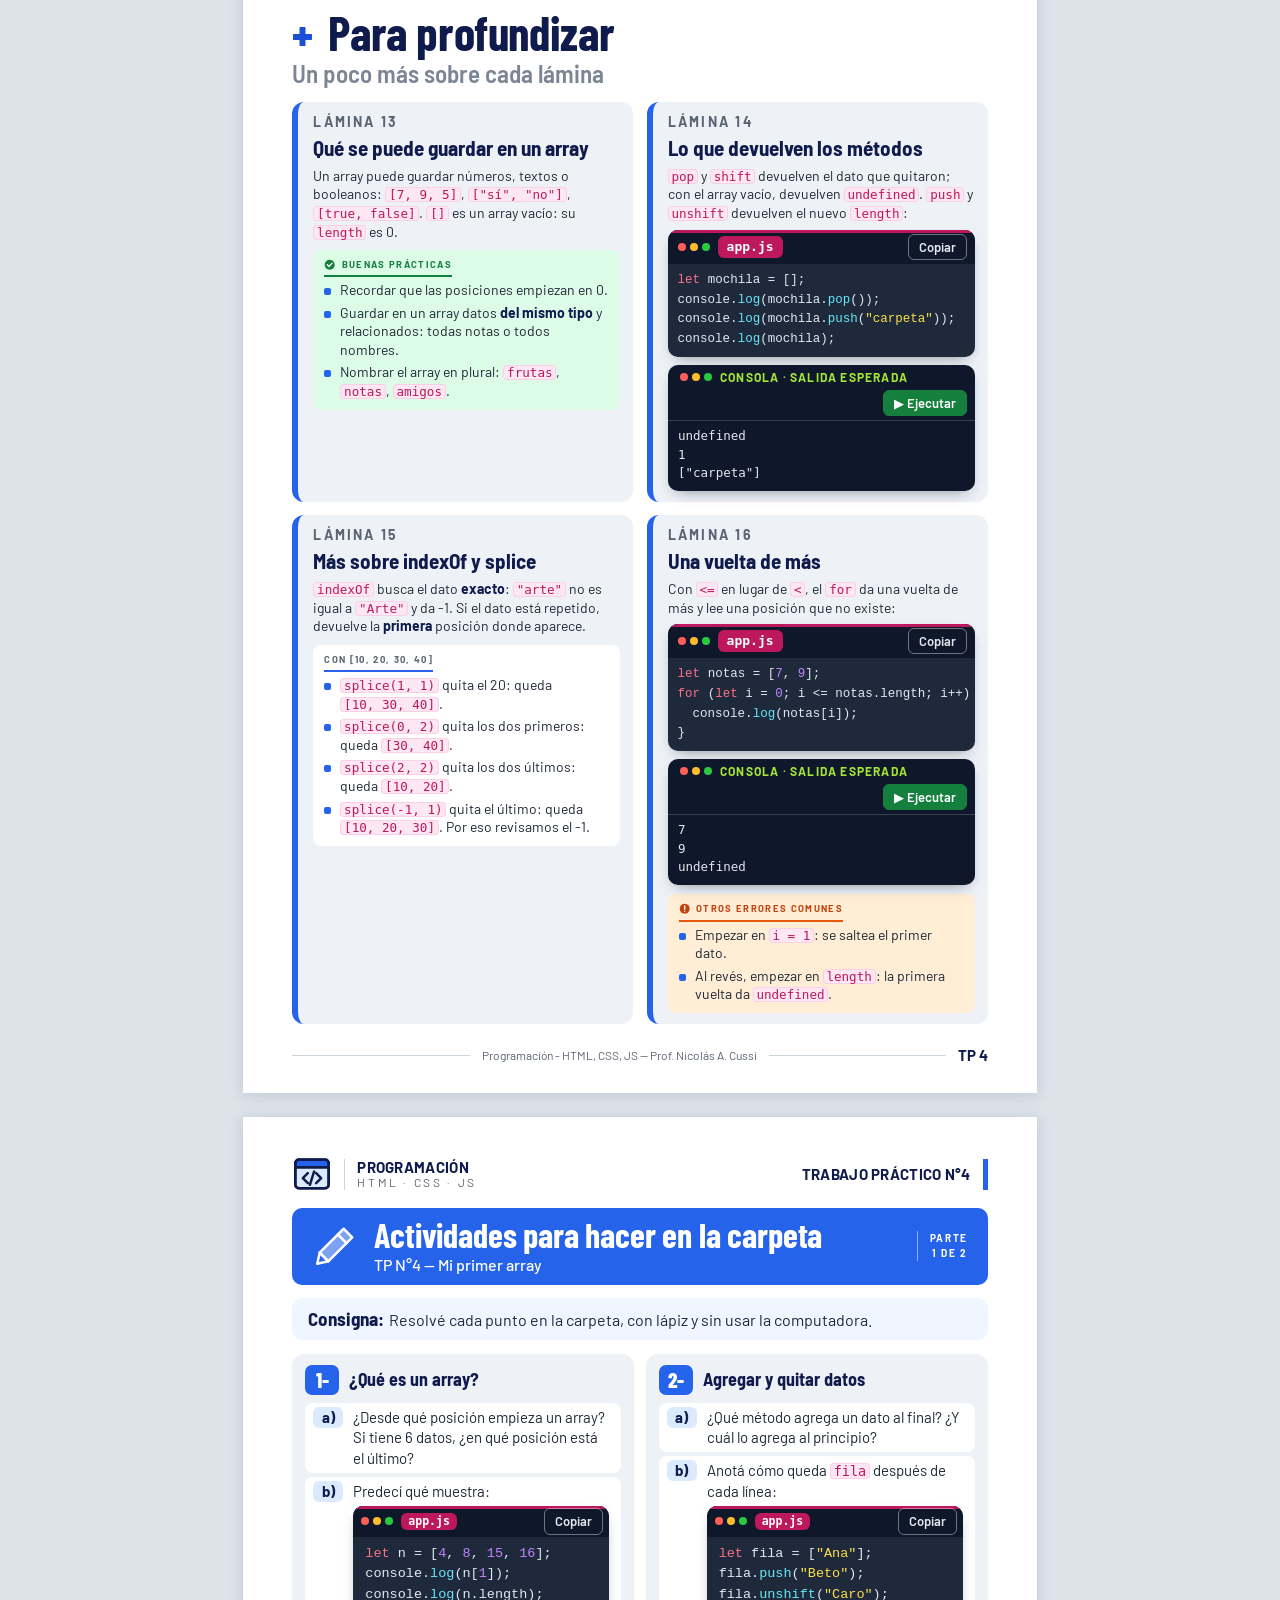
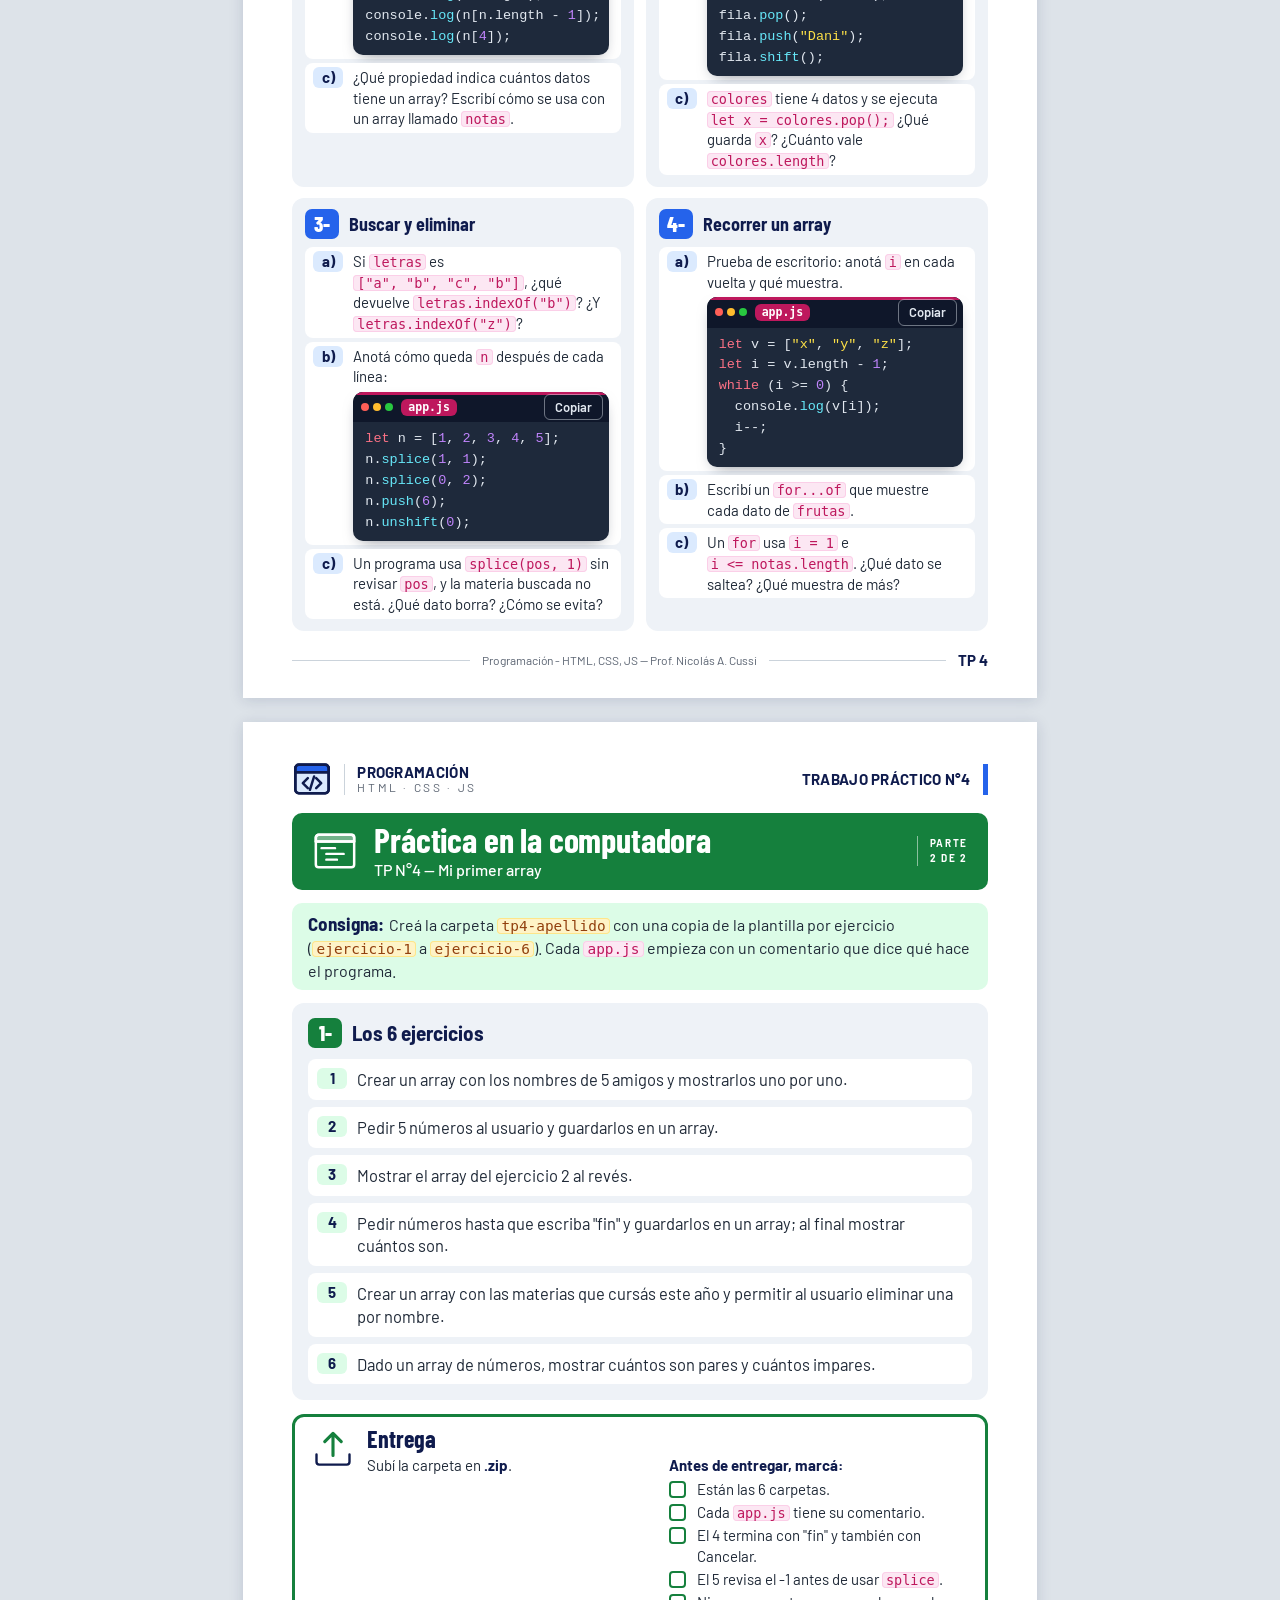
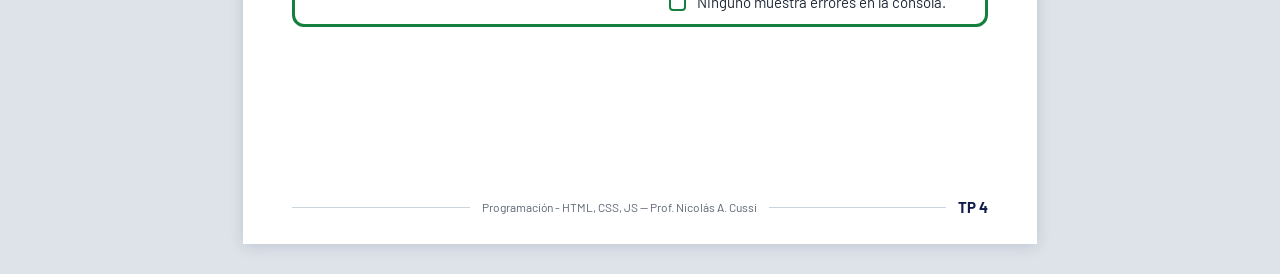
<file: unidades/tp04.html>
<!DOCTYPE html>
<html lang="es-AR">
<head>
  <meta charset="utf-8">
  <meta name="viewport" content="width=device-width, initial-scale=1">
  <title>TP N°4 — Mi primer array · Programación - HTML, CSS, JS</title>
  <meta name="description" content="TP N°4 de Programación: qué es un array, posiciones y length, push, pop, shift y unshift, indexOf y splice, recorrer con for y for...of. Prof. Nicolás A. Cussi.">
  <meta name="theme-color" content="#2563EB">
  <link rel="preload" href="../assets/fonts/barlow-latin-400-normal.woff2" as="font" type="font/woff2" crossorigin>
  <link rel="preload" href="../assets/fonts/barlow-semi-condensed-latin-700-normal.woff2" as="font" type="font/woff2" crossorigin>
  <link rel="stylesheet" href="../assets/css/estilos.css">
</head>
<body data-tp="4">

<!-- ====== Íconos ====== -->
<svg width="0" height="0" style="position:absolute" aria-hidden="true" focusable="false">
  <defs>
    <symbol id="i-web" viewBox="0 0 48 48">
      <rect x="4" y="7" width="40" height="34" rx="4" style="fill:var(--ac2, var(--acento-claro))"/>
      <path d="M8 7h32a4 4 0 0 1 4 4v5H4v-5a4 4 0 0 1 4-4z" style="fill:var(--ac)"/>
      <rect x="4" y="7" width="40" height="34" rx="4"/>
      <path d="M4 16h40M19 23l-6 6 6 6M29 23l6 6-6 6M26.5 21l-5 16"/>
    </symbol>
    <symbol id="i-array" viewBox="0 0 48 48">
      <rect x="3" y="14" width="14" height="18" rx="2" style="fill:var(--ac)"/>
      <path d="M3 16a2 2 0 0 1 2-2h38a2 2 0 0 1 2 2v14a2 2 0 0 1-2 2H5a2 2 0 0 1-2-2zM17 14v18M31 14v18"/>
      <path d="M10 39v1M24 39v1M38 39v1"/>
    </symbol>
    <symbol id="i-agregar" viewBox="0 0 48 48">
      <rect x="30" y="14" width="15" height="18" rx="2" style="fill:var(--ac)"/>
      <path d="M3 16a2 2 0 0 1 2-2h21v18H5a2 2 0 0 1-2-2zM15 14v18"/>
      <rect x="30" y="14" width="15" height="18" rx="2"/>
      <path d="M37.5 18.5v9M33 23h9"/>
    </symbol>
    <symbol id="i-buscar" viewBox="0 0 48 48">
      <circle cx="20" cy="20" r="13" style="fill:var(--ac)"/>
      <circle cx="20" cy="20" r="13"/>
      <path d="M29.5 29.5 43 43"/>
    </symbol>
    <symbol id="i-recorrer" viewBox="0 0 48 48">
      <path d="M5 11h36M35 5l6 6-6 6" style="stroke:var(--ac);stroke-width:3.4"/>
      <path d="M3 25a2 2 0 0 1 2-2h38a2 2 0 0 1 2 2v14a2 2 0 0 1-2 2H5a2 2 0 0 1-2-2zM17 23v18M31 23v18"/>
    </symbol>
    <symbol id="i-consejo" viewBox="0 0 48 48">
      <circle cx="24" cy="24" r="21" style="fill:var(--ac);stroke:none"/>
      <path d="M14 24.5l7 7 13-14" style="stroke:var(--blanco);stroke-width:5.5"/>
    </symbol>
    <symbol id="i-importante" viewBox="0 0 48 48">
      <circle cx="24" cy="24" r="21" style="fill:var(--ac);stroke:none"/>
      <path d="M24 12v15M24 35v.5" style="stroke:var(--blanco);stroke-width:5.5"/>
    </symbol>
    <symbol id="i-foco" viewBox="0 0 48 48">
      <path d="M24 2.5v4M10 8.5l2.8 2.8M38 8.5l-2.8 2.8M4 22h4M40 22h4"/>
      <path d="M24 12a10 10 0 0 0-6.2 17.8c1.4 1.2 2.2 2.6 2.2 4.2v1h8v-1c0-1.6.8-3 2.2-4.2A10 10 0 0 0 24 12z" style="fill:var(--ac)"/>
      <path d="M20 39h8M21.5 43h5"/>
    </symbol>
    <symbol id="i-editor" viewBox="0 0 48 48">
      <path d="M7 7h34a3 3 0 0 1 3 3v4H4v-4a3 3 0 0 1 3-3z" style="fill:var(--ac)"/>
      <rect x="4" y="7" width="40" height="34" rx="3"/>
      <path d="M4 14h40M10 21h14M15 27h18M15 33h11"/>
    </symbol>
    <symbol id="i-lapiz" viewBox="0 0 48 48">
      <path d="M33 6l9 9-25 25-9-9z" style="fill:var(--ac)"/>
      <path d="M8 31 5.5 42.5 17 40z"/>
      <path d="M27 12l9 9"/>
    </symbol>
    <symbol id="i-subir" viewBox="0 0 48 48">
      <path d="M6 30v8a3 3 0 0 0 3 3h30a3 3 0 0 0 3-3v-8"/>
      <path d="M24 31V7M15 16l9-9 9 9" style="stroke:var(--ac);stroke-width:3.4"/>
    </symbol>
    <symbol id="i-descarga" viewBox="0 0 24 24">
      <path d="M12 3v12M7 10l5 5 5-5M5 20h14"/>
    </symbol>
    <symbol id="i-atras" viewBox="0 0 24 24">
      <path d="M20 12H5M11 6l-6 6 6 6"/>
    </symbol>
  </defs>
</svg>

<a class="saltar" href="#contenido">Saltar al contenido</a>

<header class="barra">
  <div class="barra__fila">
    <a class="boton barra__volver" href="../index.html"><svg aria-hidden="true" focusable="false"><use href="#i-atras"/></svg><span>Índice</span></a>
    <span class="barra__titulo">TP N°4 — Mi primer array</span>
    <button class="boton" type="button" data-imprimir aria-label="Guardar en PDF">
      <svg aria-hidden="true" focusable="false"><use href="#i-descarga"/></svg><span><span class="boton__largo">Guardar </span>PDF</span>
    </button>
  </div>
  <nav class="partes" aria-label="Partes del TP N°4">
    <a href="#pag-13">13 · Arrays</a>
    <a href="#pag-14">14 · Agregar y quitar</a>
    <a href="#pag-15">15 · Buscar y eliminar</a>
    <a href="#pag-16">16 · Recorrer</a>
    <a href="#profundizar">Para profundizar</a>
    <a href="#actividades">Actividades</a>
  </nav>
</header>

<main id="contenido" class="laminas">
  <h1 class="sr-only">TP N°4 — Mi primer array</h1>

  <!-- =================== LÁMINA 13 =================== -->
  <article class="lamina lamina--compacta" id="pag-13" aria-labelledby="t13">
    <div class="cab" aria-hidden="true">
      <svg class="cab__logo"><use href="#i-web"/></svg>
      <div class="cab__marca"><b>PROGRAMACIÓN</b><span>HTML · CSS · JS</span></div>
      <div class="cab__lema"><span class="cab__lema-largo">TRABAJO PRÁCTICO </span><span class="cab__lema-corto">TP </span><span class="cab__lema-n">N°4</span></div>
      <span class="cab__raya"></span>
    </div>

    <div class="tit">
      <h2 class="tit__h" id="t13"><span class="tit__num">13.</span> ¿Qué es un array?</h2>
      <p class="tit__sub">Crearlo, leer cada posición y contar con length</p>
    </div>

    <div class="intro">
      <svg class="ico ico--xl" aria-hidden="true" focusable="false"><use href="#i-array"/></svg>
      <p>Un <strong>array</strong> es una lista de datos guardada en <strong>una sola variable</strong>. Cada dato ocupa una <strong>posición</strong>, y las posiciones se cuentan desde <strong>0</strong>.</p>
    </div>

    <ul class="comparar">
      <li><div><h3>Sin array</h3><p>Una variable por dato: <code class="cod-js">fruta1</code>, <code class="cod-js">fruta2</code>, <code class="cod-js">fruta3</code>… Con 30 datos, 30 variables.</p></div></li>
      <li><div><h3>Con array</h3><p>Todos los datos en <strong>una variable</strong>, entre corchetes <code class="cod-js">[ ]</code> y separados por coma.</p></div></li>
    </ul>

    <div class="esquema-par">
    <figure class="esquema">
      <svg viewBox="30 0 460 114" style="max-width:440px;margin:0 auto;display:block" role="img" aria-labelledby="esq13">
        <title id="esq13">El array frutas tiene 3 datos: "uva" en la posición 0, "pera" en la 1 y "frutilla" en la 2. Se leen con frutas[0], frutas[1] y frutas[2]. frutas.length es 3.</title>
        <g style="font-family:var(--fuente-codigo);font-size:17px;font-weight:700;fill:var(--acento-numero)" text-anchor="middle">
          <text x="140" y="20">frutas[0]</text>
          <text x="275" y="20">frutas[1]</text>
          <text x="410" y="20">frutas[2]</text>
        </g>
        <g style="fill:var(--acento-claro);stroke:var(--acento);stroke-width:2">
          <rect x="76" y="30" width="128" height="44" rx="6"/>
          <rect x="211" y="30" width="128" height="44" rx="6"/>
          <rect x="346" y="30" width="128" height="44" rx="6"/>
        </g>
        <g style="font-family:var(--fuente-codigo);font-size:18px;fill:var(--tinta)" text-anchor="middle">
          <text x="140" y="58">"uva"</text>
          <text x="275" y="58">"pera"</text>
          <text x="410" y="58">"frutilla"</text>
        </g>
        <g style="fill:var(--naranja-texto)">
          <circle cx="140" cy="96" r="14"/>
          <circle cx="275" cy="96" r="14"/>
          <circle cx="410" cy="96" r="14"/>
        </g>
        <g class="tt tt--claro" style="font-size:17px;font-weight:700" text-anchor="middle">
          <text x="140" y="102">0</text>
          <text x="275" y="102">1</text>
          <text x="410" y="102">2</text>
        </g>
        <text class="tt" x="112" y="101" text-anchor="end" style="font-size:15px;font-weight:700;fill:var(--naranja-texto)">posición</text>
      </svg>
    </figure>
    <aside class="esquema-nota" aria-labelledby="n13">
      <h3 id="n13">¿Por qué la última posición es la 2?</h3>
      <ul class="pf__lista">
        <li><code class="cod-js">frutas.length</code> es 3: cuenta cuántos datos hay. Son 3: uva, pera y frutilla. Va <strong>sin paréntesis</strong>.</li>
        <li>Las posiciones se cuentan desde 0: uva está en la 0, pera en la 1 y frutilla en la 2.</li>
        <li>Por eso la última siempre es <strong>uno menos</strong> que la cantidad: 3 datos, última posición 2. En código, <code class="cod-js">length - 1</code>.</li>
      </ul>
    </aside>
    </div>

    <div class="ej">
      <figure class="codigo codigo--js" id="ej-13">
        <figcaption><span class="codigo__archivo">app.js</span></figcaption>
        <pre tabindex="0" aria-label="Código de app.js"><code><span class="c-etq">let</span> frutas = [<span class="c-str">"uva"</span>, <span class="c-str">"pera"</span>, <span class="c-str">"frutilla"</span>];
console.<span class="c-fun">log</span>(frutas);
console.<span class="c-fun">log</span>(frutas[<span class="c-num">0</span>]);
console.<span class="c-fun">log</span>(frutas.length);
console.<span class="c-fun">log</span>(frutas[frutas.length - <span class="c-num">1</span>]);
console.<span class="c-fun">log</span>(frutas[<span class="c-num">3</span>]);  <span class="c-com">// no existe</span>
frutas[<span class="c-num">1</span>] = <span class="c-str">"kiwi"</span>;  <span class="c-com">// reemplaza "pera"</span>
console.<span class="c-fun">log</span>(frutas);</code></pre>
      </figure>
      <div class="consola" data-codigo="ej-13">
        <div class="consola__barra"><span class="consola__titulo">Consola<span class="consola__estado"> · salida esperada</span></span></div>
        <pre class="consola__salida" tabindex="0" aria-live="polite" aria-label="Salida de la consola">["uva", "pera", "frutilla"]
uva
3
frutilla
undefined
["uva", "kiwi", "frutilla"]</pre>
      </div>
    </div>

    <section class="panel" aria-label="Reglas para usar un array">
      <ol class="puntos puntos--2col">
        <li><span class="puntos__n" aria-hidden="true">1</span><span>Leemos un dato con <code class="cod-js">frutas[0]</code> y lo cambiamos con <code class="cod-js">=</code>.</span></li>
        <li><span class="puntos__n" aria-hidden="true">2</span><span>Una posición que no existe da <code class="cod-js">undefined</code> (sin valor).</span></li>
      </ol>
    </section>

    <aside class="idea" aria-label="Idea clave">
      <span class="idea__ico"><svg class="ico" aria-hidden="true" focusable="false"><use href="#i-foco"/></svg></span>
      <p><strong>Idea clave:</strong> las posiciones empiezan en <b>0</b>. Por eso la última es <code class="cod-js">length - 1</code>: <code class="cod-js">frutas[frutas.length - 1]</code> devuelve "frutilla".</p>
    </aside>

    <footer class="pie">
      <span class="pie__linea"></span>
      <span>Programación - HTML, CSS, JS — Prof. Nicolás A. Cussi</span>
      <span class="pie__linea"></span>
      <span class="pie__num" aria-label="Página 13">13</span>
    </footer>
  </article>

  <!-- =================== LÁMINA 14 =================== -->
  <article class="lamina lamina--compacta" id="pag-14" aria-labelledby="t14">
    <div class="cab" aria-hidden="true">
      <svg class="cab__logo"><use href="#i-web"/></svg>
      <div class="cab__marca"><b>PROGRAMACIÓN</b><span>HTML · CSS · JS</span></div>
      <div class="cab__lema"><span class="cab__lema-largo">TRABAJO PRÁCTICO </span><span class="cab__lema-corto">TP </span><span class="cab__lema-n">N°4</span></div>
      <span class="cab__raya"></span>
    </div>

    <div class="tit">
      <h2 class="tit__h" id="t14"><span class="tit__num">14.</span> Agregar y quitar datos</h2>
      <p class="tit__sub">push, pop, shift y unshift</p>
    </div>

    <div class="intro">
      <svg class="ico ico--xl" aria-hidden="true" focusable="false"><use href="#i-agregar"/></svg>
      <p>Un array puede crecer y achicarse mientras el programa corre. Para eso usamos <strong>métodos</strong>: acciones que se escriben después del nombre del array, con un punto: <code class="cod-js">fila.push("Caro")</code>.</p>
    </div>

    <table class="tabla-comp">
      <caption class="sr-only">Métodos para agregar y quitar datos, al final y al principio del array</caption>
      <thead>
        <tr><th scope="col">Dónde</th><th scope="col">Agregar</th><th scope="col">Quitar</th></tr>
      </thead>
      <tbody>
        <tr><th scope="row">Al final</th><td><code class="cod-js">push(dato)</code></td><td><code class="cod-js">pop()</code></td></tr>
        <tr><th scope="row">Al principio</th><td><code class="cod-js">unshift(dato)</code></td><td><code class="cod-js">shift()</code></td></tr>
      </tbody>
    </table>

    <div class="ej">
      <figure class="codigo codigo--js" id="ej-14">
        <figcaption><span class="codigo__archivo">app.js</span></figcaption>
        <pre tabindex="0" aria-label="Código de app.js"><code><span class="c-com">// La fila del buffet</span>
<span class="c-etq">let</span> fila = [<span class="c-str">"Ana"</span>, <span class="c-str">"Beto"</span>];
fila.<span class="c-fun">push</span>(<span class="c-str">"Caro"</span>);     <span class="c-com">// llega al final</span>
console.<span class="c-fun">log</span>(fila);
fila.<span class="c-fun">unshift</span>(<span class="c-str">"Dani"</span>);  <span class="c-com">// se pone adelante</span>
console.<span class="c-fun">log</span>(fila);
<span class="c-etq">let</span> primero = fila.<span class="c-fun">shift</span>();
console.<span class="c-fun">log</span>(primero + <span class="c-str">" ya compró"</span>);
<span class="c-etq">let</span> ultimo = fila.<span class="c-fun">pop</span>();
console.<span class="c-fun">log</span>(ultimo + <span class="c-str">" se cansó y se fue"</span>);
console.<span class="c-fun">log</span>(fila);
console.<span class="c-fun">log</span>(fila.length);</code></pre>
      </figure>
      <div class="consola" data-codigo="ej-14">
        <div class="consola__barra"><span class="consola__titulo">Consola<span class="consola__estado"> · salida esperada</span></span></div>
        <pre class="consola__salida" tabindex="0" aria-live="polite" aria-label="Salida de la consola">["Ana", "Beto", "Caro"]
["Dani", "Ana", "Beto", "Caro"]
Dani ya compró
Caro se cansó y se fue
["Ana", "Beto"]
2</pre>
      </div>
    </div>

    <section class="panel" aria-label="Qué pasó en el ejemplo">
      <ol class="puntos puntos--2col">
        <li><span class="puntos__n" aria-hidden="true">1</span><span><code class="cod-js">push</code> y <code class="cod-js">unshift</code> reciben entre paréntesis el dato que agregan.</span></li>
        <li><span class="puntos__n" aria-hidden="true">2</span><span><code class="cod-js">shift</code> y <code class="cod-js">pop</code> van con paréntesis vacíos y <strong>devuelven</strong> el dato que quitan: lo guardamos en una variable.</span></li>
        <li><span class="puntos__n" aria-hidden="true">3</span><span>Los cuatro <strong>cambian el array</strong> y su <code class="cod-js">length</code>.</span></li>
        <li><span class="puntos__n" aria-hidden="true">4</span><span>Al agregar o quitar <strong>adelante</strong>, los demás datos cambian de posición: "Ana" pasó de la 0 a la 1.</span></li>
      </ol>
    </section>

    <aside class="idea" aria-label="Idea clave">
      <span class="idea__ico"><svg class="ico" aria-hidden="true" focusable="false"><use href="#i-foco"/></svg></span>
      <p><strong>Idea clave:</strong> <code class="cod-js">push</code> y <code class="cod-js">pop</code> trabajan al <b>final</b> del array; <code class="cod-js">unshift</code> y <code class="cod-js">shift</code>, al <b>principio</b>.</p>
    </aside>

    <footer class="pie">
      <span class="pie__linea"></span>
      <span>Programación - HTML, CSS, JS — Prof. Nicolás A. Cussi</span>
      <span class="pie__linea"></span>
      <span class="pie__num" aria-label="Página 14">14</span>
    </footer>
  </article>

  <!-- =================== LÁMINA 15 =================== -->
  <article class="lamina lamina--compacta" id="pag-15" aria-labelledby="t15">
    <div class="cab" aria-hidden="true">
      <svg class="cab__logo"><use href="#i-web"/></svg>
      <div class="cab__marca"><b>PROGRAMACIÓN</b><span>HTML · CSS · JS</span></div>
      <div class="cab__lema"><span class="cab__lema-largo">TRABAJO PRÁCTICO </span><span class="cab__lema-corto">TP </span><span class="cab__lema-n">N°4</span></div>
      <span class="cab__raya"></span>
    </div>

    <div class="tit">
      <h2 class="tit__h" id="t15"><span class="tit__num">15.</span> Buscar y eliminar</h2>
      <p class="tit__sub">indexOf, splice y el cuidado con el -1</p>
    </div>

    <ul class="comparar">
      <li><div><h3>Buscar: indexOf()</h3><p><code class="cod-js">indexOf(dato)</code> devuelve la <strong>posición</strong> del dato. Si no lo encuentra, devuelve <strong>-1</strong>.</p></div></li>
      <li><div><h3>Eliminar: splice()</h3><p><code class="cod-js">splice(posición, cantidad)</code> quita datos desde esa posición. Los de atrás <strong>se corren</strong>.</p></div></li>
    </ul>

    <div class="ej ej--ancho">
      <figure class="codigo codigo--js" id="ej-15a">
        <figcaption><span class="codigo__archivo">app.js</span></figcaption>
        <pre tabindex="0" aria-label="Código de app.js, sin revisar el -1"><code><span class="c-etq">let</span> materias = [<span class="c-str">"Física"</span>, <span class="c-str">"Arte"</span>, <span class="c-str">"Inglés"</span>];
console.<span class="c-fun">log</span>(materias.<span class="c-fun">indexOf</span>(<span class="c-str">"Arte"</span>));
console.<span class="c-fun">log</span>(materias.<span class="c-fun">indexOf</span>(<span class="c-str">"Química"</span>));
<span class="c-com">// Sin revisar el -1:</span>
<span class="c-etq">let</span> pos = materias.<span class="c-fun">indexOf</span>(<span class="c-str">"Química"</span>);
materias.<span class="c-fun">splice</span>(pos, <span class="c-num">1</span>);
console.<span class="c-fun">log</span>(materias);</code></pre>
      </figure>
      <div class="consola" data-codigo="ej-15a">
        <div class="consola__barra"><span class="consola__titulo">Consola<span class="consola__estado"> · salida esperada</span></span></div>
        <pre class="consola__salida" tabindex="0" aria-live="polite" aria-label="Salida de la consola">1
-1
["Física", "Arte"]</pre>
      </div>
    </div>

    <div class="ej ej--ancho">
      <figure class="codigo codigo--js" id="ej-15b">
        <figcaption><span class="codigo__archivo">app.js</span></figcaption>
        <pre tabindex="0" aria-label="Código de app.js, revisando el -1"><code><span class="c-etq">let</span> materias = [<span class="c-str">"Física"</span>, <span class="c-str">"Arte"</span>, <span class="c-str">"Inglés"</span>];
<span class="c-etq">let</span> borrar = <span class="c-fun">prompt</span>(<span class="c-str">"¿Qué materia borramos?"</span>);
<span class="c-etq">let</span> pos = materias.<span class="c-fun">indexOf</span>(borrar);
<span class="c-etq">if</span> (pos !== -<span class="c-num">1</span>) {
  materias.<span class="c-fun">splice</span>(pos, <span class="c-num">1</span>);
  console.<span class="c-fun">log</span>(<span class="c-str">"Borramos "</span> + borrar);
} <span class="c-etq">else</span> {
  console.<span class="c-fun">log</span>(borrar + <span class="c-str">" no está en la lista"</span>);
}
console.<span class="c-fun">log</span>(materias);</code></pre>
      </figure>
      <div class="consola" data-codigo="ej-15b">
        <div class="consola__barra"><span class="consola__titulo">Consola<span class="consola__estado"> · salida esperada</span></span></div>
        <p class="consola__nota">Con Arte:</p>
        <pre class="consola__salida" tabindex="0" aria-live="polite" aria-label="Salida de la consola">Borramos Arte
["Física", "Inglés"]</pre>
      </div>
    </div>

    <section class="panel" aria-label="Qué pasó en los ejemplos">
      <ol class="puntos puntos--2col">
        <li><span class="puntos__n" aria-hidden="true">1</span><span>"Arte" está en la posición 1. "Química" no está: <code class="cod-js">indexOf</code> devuelve <strong>-1</strong>.</span></li>
        <li><span class="puntos__n" aria-hidden="true">2</span><span><code class="cod-js">splice(-1, 1)</code> no da error: borra el <strong>último</strong>. Perdimos "Inglés".</span></li>
        <li><span class="puntos__n" aria-hidden="true">3</span><span>El segundo ejemplo revisa <code class="cod-js">pos !== -1</code> antes de usar <code class="cod-js">splice</code>.</span></li>
        <li><span class="puntos__n" aria-hidden="true">4</span><span>Si escribimos una materia que no está, avisa y el array queda igual.</span></li>
      </ol>
    </section>

    <aside class="idea" aria-label="Idea clave">
      <span class="idea__ico"><svg class="ico" aria-hidden="true" focusable="false"><use href="#i-foco"/></svg></span>
      <p><strong>Idea clave:</strong> <code class="cod-js">indexOf</code> devuelve <b>-1</b> cuando no encuentra el dato. Antes de usar <code class="cod-js">splice</code>, siempre revisamos ese -1 con un <code class="cod-js">if</code>.</p>
    </aside>

    <footer class="pie">
      <span class="pie__linea"></span>
      <span>Programación - HTML, CSS, JS — Prof. Nicolás A. Cussi</span>
      <span class="pie__linea"></span>
      <span class="pie__num" aria-label="Página 15">15</span>
    </footer>
  </article>

  <!-- =================== LÁMINA 16 =================== -->
  <article class="lamina lamina--compacta" id="pag-16" aria-labelledby="t16">
    <div class="cab" aria-hidden="true">
      <svg class="cab__logo"><use href="#i-web"/></svg>
      <div class="cab__marca"><b>PROGRAMACIÓN</b><span>HTML · CSS · JS</span></div>
      <div class="cab__lema"><span class="cab__lema-largo">TRABAJO PRÁCTICO </span><span class="cab__lema-corto">TP </span><span class="cab__lema-n">N°4</span></div>
      <span class="cab__raya"></span>
    </div>

    <div class="tit">
      <h2 class="tit__h" id="t16"><span class="tit__num">16.</span> Recorrer un array</h2>
      <p class="tit__sub">for y for...of: un dato en cada vuelta</p>
    </div>

    <div class="intro">
      <svg class="ico ico--xl" aria-hidden="true" focusable="false"><use href="#i-recorrer"/></svg>
      <p><strong>Recorrer</strong> un array es pasar por todos sus datos, uno por uno, con un bucle. Así el mismo código sirve para un array de 3 datos o de 300.</p>
    </div>

    <div class="ej ej--ancho">
      <figure class="codigo codigo--js" id="ej-16a">
        <figcaption><span class="codigo__archivo">app.js</span></figcaption>
        <pre tabindex="0" aria-label="Código de app.js, recorrer con for"><code><span class="c-etq">let</span> notas = [<span class="c-num">7</span>, <span class="c-num">9</span>, <span class="c-num">5</span>];
<span class="c-etq">for</span> (<span class="c-etq">let</span> i = <span class="c-num">0</span>; i &lt; notas.length; i++) {
  console.<span class="c-fun">log</span>(i + <span class="c-str">": "</span> + notas[i]);
}
<span class="c-com">// Al revés: de la última a la primera</span>
<span class="c-etq">for</span> (<span class="c-etq">let</span> i = notas.length - <span class="c-num">1</span>; i &gt;= <span class="c-num">0</span>; i--) {
  console.<span class="c-fun">log</span>(i + <span class="c-str">": "</span> + notas[i]);
}</code></pre>
      </figure>
      <div class="consola" data-codigo="ej-16a">
        <div class="consola__barra"><span class="consola__titulo">Consola<span class="consola__estado"> · salida esperada</span></span></div>
        <pre class="consola__salida" tabindex="0" aria-live="polite" aria-label="Salida de la consola">0: 7
1: 9
2: 5
2: 5
1: 9
0: 7</pre>
      </div>
    </div>

    <div class="ej ej--ancho">
      <figure class="codigo codigo--js" id="ej-16b">
        <figcaption><span class="codigo__archivo">app.js</span></figcaption>
        <pre tabindex="0" aria-label="Código de app.js, cargar y recorrer con for...of"><code><span class="c-etq">let</span> amigos = [];  <span class="c-com">// array vacío</span>
<span class="c-etq">let</span> nombre = <span class="c-fun">prompt</span>(<span class="c-str">"Nombre (o fin)"</span>);
<span class="c-etq">while</span> (nombre !== <span class="c-str">"fin"</span> &amp;&amp; nombre !== <span class="c-etq">null</span>) {
  amigos.<span class="c-fun">push</span>(nombre);
  nombre = <span class="c-fun">prompt</span>(<span class="c-str">"Nombre (o fin)"</span>);
}
<span class="c-etq">for</span> (<span class="c-etq">const</span> amigo <span class="c-etq">of</span> amigos) {
  console.<span class="c-fun">log</span>(<span class="c-str">"Hola, "</span> + amigo);
}
console.<span class="c-fun">log</span>(<span class="c-str">"Total: "</span> + amigos.length);</code></pre>
      </figure>
      <div class="consola" data-codigo="ej-16b">
        <div class="consola__barra"><span class="consola__titulo">Consola<span class="consola__estado"> · salida esperada</span></span></div>
        <p class="consola__nota">Con Ana, Beto y fin (o Cancelar):</p>
        <pre class="consola__salida" tabindex="0" aria-live="polite" aria-label="Salida de la consola">Hola, Ana
Hola, Beto
Total: 2</pre>
      </div>
    </div>

    <section class="panel" aria-label="Cómo recorrer y cargar un array">
      <ol class="puntos puntos--2col">
        <li><span class="puntos__n" aria-hidden="true">1</span><span><strong>for:</strong> con <code class="cod-js">i &lt; notas.length</code>, <code class="cod-js">i</code> llega hasta <code class="cod-js">length - 1</code>.</span></li>
        <li><span class="puntos__n" aria-hidden="true">2</span><span><strong>Al revés:</strong> <code class="cod-js">i</code> arranca en <code class="cod-js">length - 1</code> y baja mientras <code class="cod-js">i &gt;= 0</code>.</span></li>
        <li><span class="puntos__n" aria-hidden="true">3</span><span><strong>for...of:</strong> en cada vuelta, <code class="cod-js">amigo</code> toma el dato siguiente.</span></li>
        <li><span class="puntos__n" aria-hidden="true">4</span><span><strong>Cargar:</strong> <code class="cod-js">[]</code> y un <code class="cod-js">push</code> por vuelta, hasta "fin" o Cancelar.</span></li>
      </ol>
    </section>

    <aside class="idea" aria-label="Idea clave">
      <span class="idea__ico"><svg class="ico" aria-hidden="true" focusable="false"><use href="#i-foco"/></svg></span>
      <p><strong>Idea clave:</strong> con <code class="cod-js">for</code> recorremos por posición, de <code class="cod-js">0</code> a <code class="cod-js">length - 1</code> o al revés. Con <code class="cod-js">for...of</code> recorremos los datos directamente.</p>
    </aside>

    <footer class="pie">
      <span class="pie__linea"></span>
      <span>Programación - HTML, CSS, JS — Prof. Nicolás A. Cussi</span>
      <span class="pie__linea"></span>
      <span class="pie__num" aria-label="Página 16">16</span>
    </footer>
  </article>

  <!-- =================== PARA PROFUNDIZAR =================== -->
  <article class="lamina lamina--pf" id="profundizar" aria-labelledby="tpf">
    <div class="cab" aria-hidden="true">
      <svg class="cab__logo"><use href="#i-web"/></svg>
      <div class="cab__marca"><b>PROGRAMACIÓN</b><span>HTML · CSS · JS</span></div>
      <div class="cab__lema"><span class="cab__lema-largo">TRABAJO PRÁCTICO </span><span class="cab__lema-corto">TP </span><span class="cab__lema-n">N°4</span></div>
      <span class="cab__raya"></span>
    </div>

    <div class="tit">
      <h2 class="tit__h" id="tpf"><span class="tit__num">+</span> Para profundizar</h2>
      <p class="tit__sub">Un poco más sobre cada lámina</p>
    </div>

    <div class="pf-grid">
    <section class="pf" aria-labelledby="pf13">
      <p class="pf__etiqueta">Lámina 13</p>
      <h3 class="pf__titulo" id="pf13">Qué se puede guardar en un array</h3>
      <div class="pf__cols">
        <div class="pf__texto">
          <p>Un array puede guardar números, textos o booleanos: <code class="cod-js">[7, 9, 5]</code>, <code class="cod-js">["sí", "no"]</code>, <code class="cod-js">[true, false]</code>. <code class="cod-js">[]</code> es un array vacío: su <code class="cod-js">length</code> es 0.</p>
        </div>
        <div class="pf__caja pf__caja--consejo">
          <h4><svg class="ico tit-ico" aria-hidden="true" focusable="false"><use href="#i-consejo"/></svg>Buenas prácticas</h4>
          <ul class="pf__lista">
            <li>Recordar que las posiciones empiezan en 0.</li>
            <li>Guardar en un array datos <strong>del mismo tipo</strong> y relacionados: todas notas o todos nombres.</li>
            <li>Nombrar el array en plural: <code class="cod-js">frutas</code>, <code class="cod-js">notas</code>, <code class="cod-js">amigos</code>.</li>
          </ul>
        </div>
      </div>
    </section>

    <section class="pf" aria-labelledby="pf14">
      <p class="pf__etiqueta">Lámina 14</p>
      <h3 class="pf__titulo" id="pf14">Lo que devuelven los métodos</h3>
      <div class="pf__cols">
        <div class="pf__texto">
          <p><code class="cod-js">pop</code> y <code class="cod-js">shift</code> devuelven el dato que quitaron; con el array vacío, devuelven <code class="cod-js">undefined</code>. <code class="cod-js">push</code> y <code class="cod-js">unshift</code> devuelven el nuevo <code class="cod-js">length</code>:</p>
          <div class="ej ej--pf">
            <figure class="codigo codigo--js" id="ej-pf14">
              <figcaption><span class="codigo__archivo">app.js</span></figcaption>
              <pre tabindex="0" aria-label="Código de app.js"><code><span class="c-etq">let</span> mochila = [];
console.<span class="c-fun">log</span>(mochila.<span class="c-fun">pop</span>());
console.<span class="c-fun">log</span>(mochila.<span class="c-fun">push</span>(<span class="c-str">"carpeta"</span>));
console.<span class="c-fun">log</span>(mochila);</code></pre>
            </figure>
            <div class="consola" data-codigo="ej-pf14">
              <div class="consola__barra"><span class="consola__titulo">Consola<span class="consola__estado"> · salida esperada</span></span></div>
              <pre class="consola__salida" tabindex="0" aria-live="polite" aria-label="Salida de la consola">undefined
1
["carpeta"]</pre>
            </div>
          </div>
        </div>
      </div>
    </section>

    <section class="pf" aria-labelledby="pf15">
      <p class="pf__etiqueta">Lámina 15</p>
      <h3 class="pf__titulo" id="pf15">Más sobre indexOf y splice</h3>
      <div class="pf__cols">
        <div class="pf__texto">
          <p><code class="cod-js">indexOf</code> busca el dato <strong>exacto</strong>: <code class="cod-js">"arte"</code> no es igual a <code class="cod-js">"Arte"</code> y da -1. Si el dato está repetido, devuelve la <strong>primera</strong> posición donde aparece.</p>
        </div>
        <div class="pf__caja">
          <h4>Con [10, 20, 30, 40]</h4>
          <ul class="pf__lista">
            <li><code class="cod-js">splice(1, 1)</code> quita el 20: queda <code class="cod-js">[10, 30, 40]</code>.</li>
            <li><code class="cod-js">splice(0, 2)</code> quita los dos primeros: queda <code class="cod-js">[30, 40]</code>.</li>
            <li><code class="cod-js">splice(2, 2)</code> quita los dos últimos: queda <code class="cod-js">[10, 20]</code>.</li>
            <li><code class="cod-js">splice(-1, 1)</code> quita el último: queda <code class="cod-js">[10, 20, 30]</code>. Por eso revisamos el -1.</li>
          </ul>
        </div>
      </div>
    </section>

    <section class="pf" aria-labelledby="pf16">
      <p class="pf__etiqueta">Lámina 16</p>
      <h3 class="pf__titulo" id="pf16">Una vuelta de más</h3>
      <div class="pf__cols">
        <div class="pf__texto">
          <p>Con <code class="cod-js">&lt;=</code> en lugar de <code class="cod-js">&lt;</code>, el <code class="cod-js">for</code> da una vuelta de más y lee una posición que no existe:</p>
          <div class="ej ej--pf">
            <figure class="codigo codigo--js" id="ej-pf16">
              <figcaption><span class="codigo__archivo">app.js</span></figcaption>
              <pre tabindex="0" aria-label="Código de app.js"><code><span class="c-etq">let</span> notas = [<span class="c-num">7</span>, <span class="c-num">9</span>];
<span class="c-etq">for</span> (<span class="c-etq">let</span> i = <span class="c-num">0</span>; i &lt;= notas.length; i++) {
  console.<span class="c-fun">log</span>(notas[i]);
}</code></pre>
            </figure>
            <div class="consola" data-codigo="ej-pf16">
              <div class="consola__barra"><span class="consola__titulo">Consola<span class="consola__estado"> · salida esperada</span></span></div>
              <pre class="consola__salida" tabindex="0" aria-live="polite" aria-label="Salida de la consola">7
9
undefined</pre>
            </div>
          </div>
        </div>
        <div class="pf__caja pf__caja--importante">
          <h4><svg class="ico tit-ico" aria-hidden="true" focusable="false"><use href="#i-importante"/></svg>Otros errores comunes</h4>
          <ul class="pf__lista">
            <li>Empezar en <code class="cod-js">i = 1</code>: se saltea el primer dato.</li>
            <li>Al revés, empezar en <code class="cod-js">length</code>: la primera vuelta da <code class="cod-js">undefined</code>.</li>
          </ul>
        </div>
      </div>
    </section>
    </div>

    <footer class="pie">
      <span class="pie__linea"></span>
      <span>Programación - HTML, CSS, JS — Prof. Nicolás A. Cussi</span>
      <span class="pie__linea"></span>
      <span class="pie__num">TP 4</span>
    </footer>
  </article>

  <!-- =================== ACTIVIDADES · Parte 1 =================== -->
  <article class="lamina lamina--act" id="actividades" aria-labelledby="act-1">
    <div class="cab" aria-hidden="true">
      <svg class="cab__logo"><use href="#i-web"/></svg>
      <div class="cab__marca"><b>PROGRAMACIÓN</b><span>HTML · CSS · JS</span></div>
      <div class="cab__lema"><span class="cab__lema-largo">TRABAJO PRÁCTICO </span><span class="cab__lema-corto">TP </span><span class="cab__lema-n">N°4</span></div>
      <span class="cab__raya"></span>
    </div>

    <header class="act-banda">
      <svg class="ico" aria-hidden="true" focusable="false"><use href="#i-lapiz"/></svg>
      <div>
        <h2 id="act-1">Actividades para hacer en la carpeta</h2>
        <p>TP N°4 — Mi primer array</p>
      </div>
      <span class="act-banda__parte">Parte<br>1 de 2</span>
    </header>

    <p class="consigna"><strong>Consigna:</strong> Resolvé cada punto en la carpeta, con lápiz y sin usar la computadora.</p>

    <ol class="acts acts--2col">
      <li class="act">
        <h3 class="act__titulo"><span class="act__num">1-</span> ¿Qué es un array?</h3>
        <ol class="act__items">
          <li><b class="act__letra">a)</b><div>¿Desde qué posición empieza un array? Si tiene 6 datos, ¿en qué posición está el último?</div></li>
          <li><b class="act__letra">b)</b><div>Predecí qué muestra:
            <figure class="codigo codigo--js" id="act-13b">
              <figcaption><span class="codigo__archivo">app.js</span></figcaption>
              <pre tabindex="0" aria-label="Código de app.js"><code><span class="c-etq">let</span> n = [<span class="c-num">4</span>, <span class="c-num">8</span>, <span class="c-num">15</span>, <span class="c-num">16</span>];
console.<span class="c-fun">log</span>(n[<span class="c-num">1</span>]);
console.<span class="c-fun">log</span>(n.length);
console.<span class="c-fun">log</span>(n[n.length - <span class="c-num">1</span>]);
console.<span class="c-fun">log</span>(n[<span class="c-num">4</span>]);</code></pre>
            </figure></div></li>
          <li><b class="act__letra">c)</b><div>¿Qué propiedad indica cuántos datos tiene un array? Escribí cómo se usa con un array llamado <code class="cod-js">notas</code>.</div></li>
        </ol>
      </li>
      <li class="act">
        <h3 class="act__titulo"><span class="act__num">2-</span> Agregar y quitar datos</h3>
        <ol class="act__items">
          <li><b class="act__letra">a)</b><div>¿Qué método agrega un dato al final? ¿Y cuál lo agrega al principio?</div></li>
          <li><b class="act__letra">b)</b><div>Anotá cómo queda <code class="cod-js">fila</code> después de cada línea:
            <figure class="codigo codigo--js" id="act-14b">
              <figcaption><span class="codigo__archivo">app.js</span></figcaption>
              <pre tabindex="0" aria-label="Código de app.js"><code><span class="c-etq">let</span> fila = [<span class="c-str">"Ana"</span>];
fila.<span class="c-fun">push</span>(<span class="c-str">"Beto"</span>);
fila.<span class="c-fun">unshift</span>(<span class="c-str">"Caro"</span>);
fila.<span class="c-fun">pop</span>();
fila.<span class="c-fun">push</span>(<span class="c-str">"Dani"</span>);
fila.<span class="c-fun">shift</span>();</code></pre>
            </figure></div></li>
          <li><b class="act__letra">c)</b><div><code class="cod-js">colores</code> tiene 4 datos y se ejecuta <code class="cod-js">let x = colores.pop();</code> ¿Qué guarda <code class="cod-js">x</code>? ¿Cuánto vale <code class="cod-js">colores.length</code>?</div></li>
        </ol>
      </li>
      <li class="act">
        <h3 class="act__titulo"><span class="act__num">3-</span> Buscar y eliminar</h3>
        <ol class="act__items">
          <li><b class="act__letra">a)</b><div>Si <code class="cod-js">letras</code> es <code class="cod-js">["a", "b", "c", "b"]</code>, ¿qué devuelve <code class="cod-js">letras.indexOf("b")</code>? ¿Y <code class="cod-js">letras.indexOf("z")</code>?</div></li>
          <li><b class="act__letra">b)</b><div>Anotá cómo queda <code class="cod-js">n</code> después de cada línea:
            <figure class="codigo codigo--js" id="act-15b">
              <figcaption><span class="codigo__archivo">app.js</span></figcaption>
              <pre tabindex="0" aria-label="Código de app.js"><code><span class="c-etq">let</span> n = [<span class="c-num">1</span>, <span class="c-num">2</span>, <span class="c-num">3</span>, <span class="c-num">4</span>, <span class="c-num">5</span>];
n.<span class="c-fun">splice</span>(<span class="c-num">1</span>, <span class="c-num">1</span>);
n.<span class="c-fun">splice</span>(<span class="c-num">0</span>, <span class="c-num">2</span>);
n.<span class="c-fun">push</span>(<span class="c-num">6</span>);
n.<span class="c-fun">unshift</span>(<span class="c-num">0</span>);</code></pre>
            </figure></div></li>
          <li><b class="act__letra">c)</b><div>Un programa usa <code class="cod-js">splice(pos, 1)</code> sin revisar <code class="cod-js">pos</code>, y la materia buscada no está. ¿Qué dato borra? ¿Cómo se evita?</div></li>
        </ol>
      </li>
      <li class="act">
        <h3 class="act__titulo"><span class="act__num">4-</span> Recorrer un array</h3>
        <ol class="act__items">
          <li><b class="act__letra">a)</b><div>Prueba de escritorio: anotá <code class="cod-js">i</code> en cada vuelta y qué muestra.
            <figure class="codigo codigo--js" id="act-16a">
              <figcaption><span class="codigo__archivo">app.js</span></figcaption>
              <pre tabindex="0" aria-label="Código de app.js"><code><span class="c-etq">let</span> v = [<span class="c-str">"x"</span>, <span class="c-str">"y"</span>, <span class="c-str">"z"</span>];
<span class="c-etq">let</span> i = v.length - <span class="c-num">1</span>;
<span class="c-etq">while</span> (i &gt;= <span class="c-num">0</span>) {
  console.<span class="c-fun">log</span>(v[i]);
  i--;
}</code></pre>
            </figure></div></li>
          <li><b class="act__letra">b)</b><div>Escribí un <code class="cod-js">for...of</code> que muestre cada dato de <code class="cod-js">frutas</code>.</div></li>
          <li><b class="act__letra">c)</b><div>Un <code class="cod-js">for</code> usa <code class="cod-js">i = 1</code> e <code class="cod-js">i &lt;= notas.length</code>. ¿Qué dato se saltea? ¿Qué muestra de más?</div></li>
        </ol>
      </li>
    </ol>

    <footer class="pie">
      <span class="pie__linea"></span>
      <span>Programación - HTML, CSS, JS — Prof. Nicolás A. Cussi</span>
      <span class="pie__linea"></span>
      <span class="pie__num">TP 4</span>
    </footer>
  </article>

  <!-- =================== ACTIVIDADES · Parte 2 =================== -->
  <article class="lamina lamina--act lamina--compu" id="actividades-2" aria-labelledby="act-2">
    <div class="cab" aria-hidden="true">
      <svg class="cab__logo"><use href="#i-web"/></svg>
      <div class="cab__marca"><b>PROGRAMACIÓN</b><span>HTML · CSS · JS</span></div>
      <div class="cab__lema"><span class="cab__lema-largo">TRABAJO PRÁCTICO </span><span class="cab__lema-corto">TP </span><span class="cab__lema-n">N°4</span></div>
      <span class="cab__raya"></span>
    </div>

    <header class="act-banda">
      <svg class="ico" aria-hidden="true" focusable="false"><use href="#i-editor"/></svg>
      <div>
        <h2 id="act-2">Práctica en la computadora</h2>
        <p>TP N°4 — Mi primer array</p>
      </div>
      <span class="act-banda__parte">Parte<br>2 de 2</span>
    </header>

    <p class="consigna"><strong>Consigna:</strong> Creá la carpeta <code class="cod-carpeta">tp4-apellido</code> con una copia de la plantilla por ejercicio (<code class="cod-carpeta">ejercicio-1</code> a <code class="cod-carpeta">ejercicio-6</code>). Cada <code class="cod-js">app.js</code> empieza con un comentario que dice qué hace el programa.</p>

    <ol class="acts acts--amplio">
      <li class="act">
        <h3 class="act__titulo"><span class="act__num">1-</span> Los 6 ejercicios</h3>
        <ol class="act__items">
          <li><b class="act__letra">1</b><div>Crear un array con los nombres de 5 amigos y mostrarlos uno por uno.</div></li>
          <li><b class="act__letra">2</b><div>Pedir 5 números al usuario y guardarlos en un array.</div></li>
          <li><b class="act__letra">3</b><div>Mostrar el array del ejercicio 2 al revés.</div></li>
          <li><b class="act__letra">4</b><div>Pedir números hasta que escriba "fin" y guardarlos en un array; al final mostrar cuántos son.</div></li>
          <li><b class="act__letra">5</b><div>Crear un array con las materias que cursás este año y permitir al usuario eliminar una por nombre.</div></li>
          <li><b class="act__letra">6</b><div>Dado un array de números, mostrar cuántos son pares y cuántos impares.</div></li>
        </ol>
      </li>
    </ol>

    <section class="entrega" aria-labelledby="ent-1">
      <svg class="ico ico--l" aria-hidden="true" focusable="false"><use href="#i-subir"/></svg>
      <div>
        <h3 id="ent-1">Entrega</h3>
        <div class="entrega__cols">
          <div>
            <p>Subí la carpeta en <strong>.zip</strong>.</p>
          </div>
          <div>
            <p class="entrega__sub">Antes de entregar, marcá:</p>
            <ul class="checklist">
              <li>Están las 6 carpetas.</li>
              <li>Cada <code class="cod-js">app.js</code> tiene su comentario.</li>
              <li>El 4 termina con "fin" y también con Cancelar.</li>
              <li>El 5 revisa el -1 antes de usar <code class="cod-js">splice</code>.</li>
              <li>Ninguno muestra errores en la consola.</li>
            </ul>
          </div>
        </div>
      </div>
    </section>

    <footer class="pie">
      <span class="pie__linea"></span>
      <span>Programación - HTML, CSS, JS — Prof. Nicolás A. Cussi</span>
      <span class="pie__linea"></span>
      <span class="pie__num">TP 4</span>
    </footer>
  </article>
</main>

<script src="../assets/js/actividades.js"></script>
<script src="../assets/js/ejemplos.js"></script>
</body>
</html>
</file>
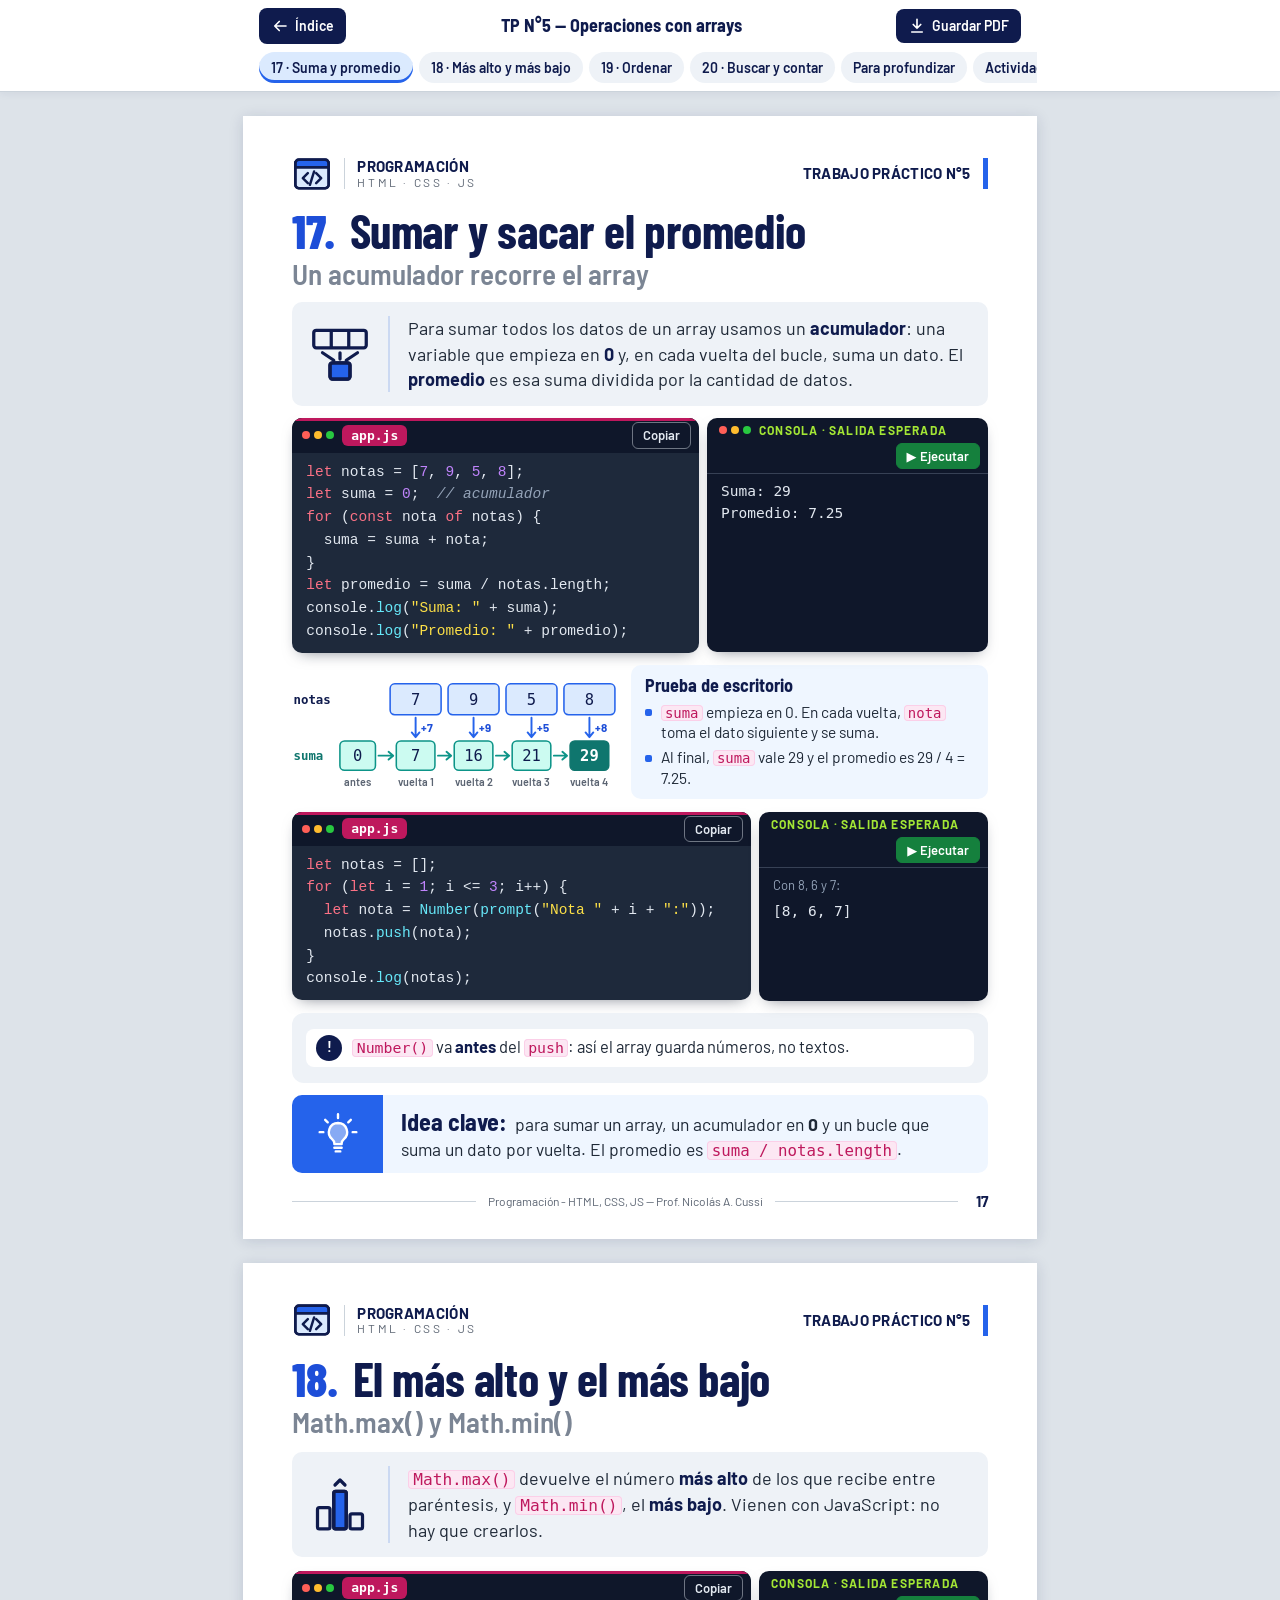
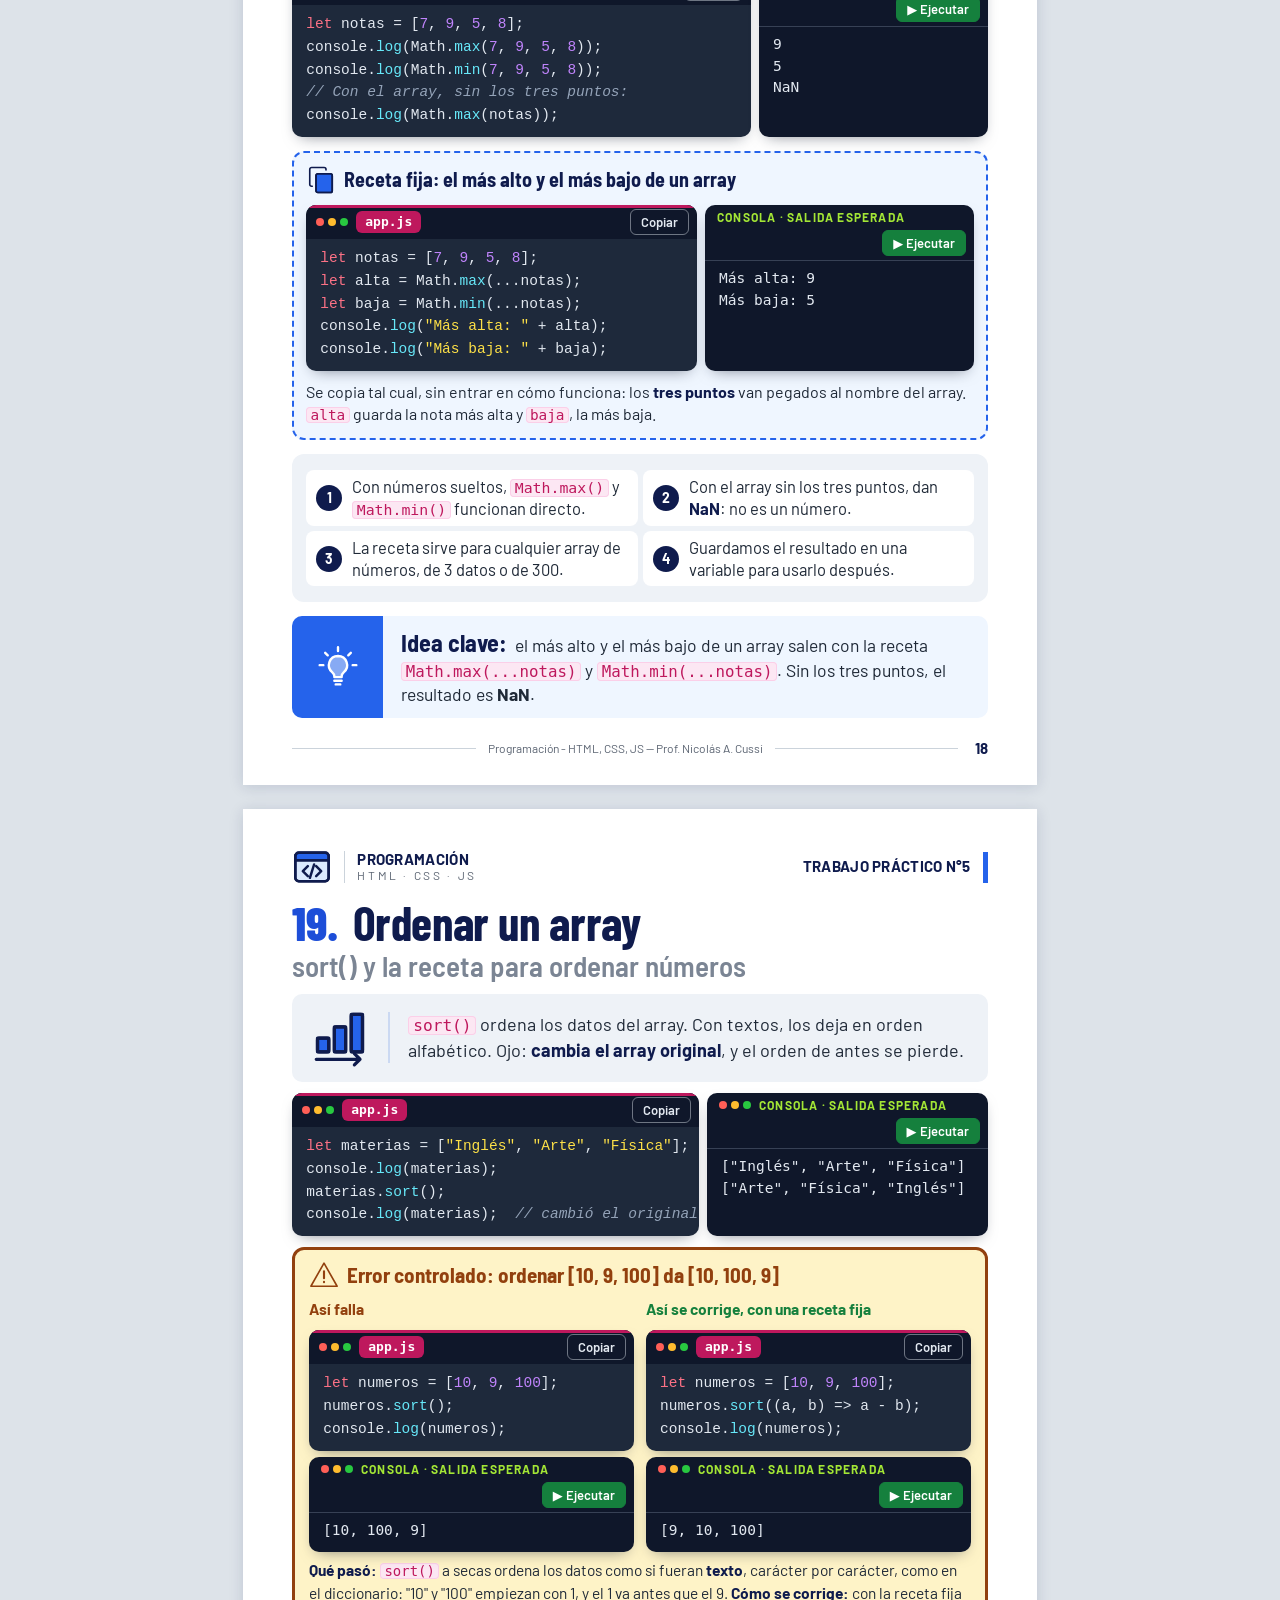
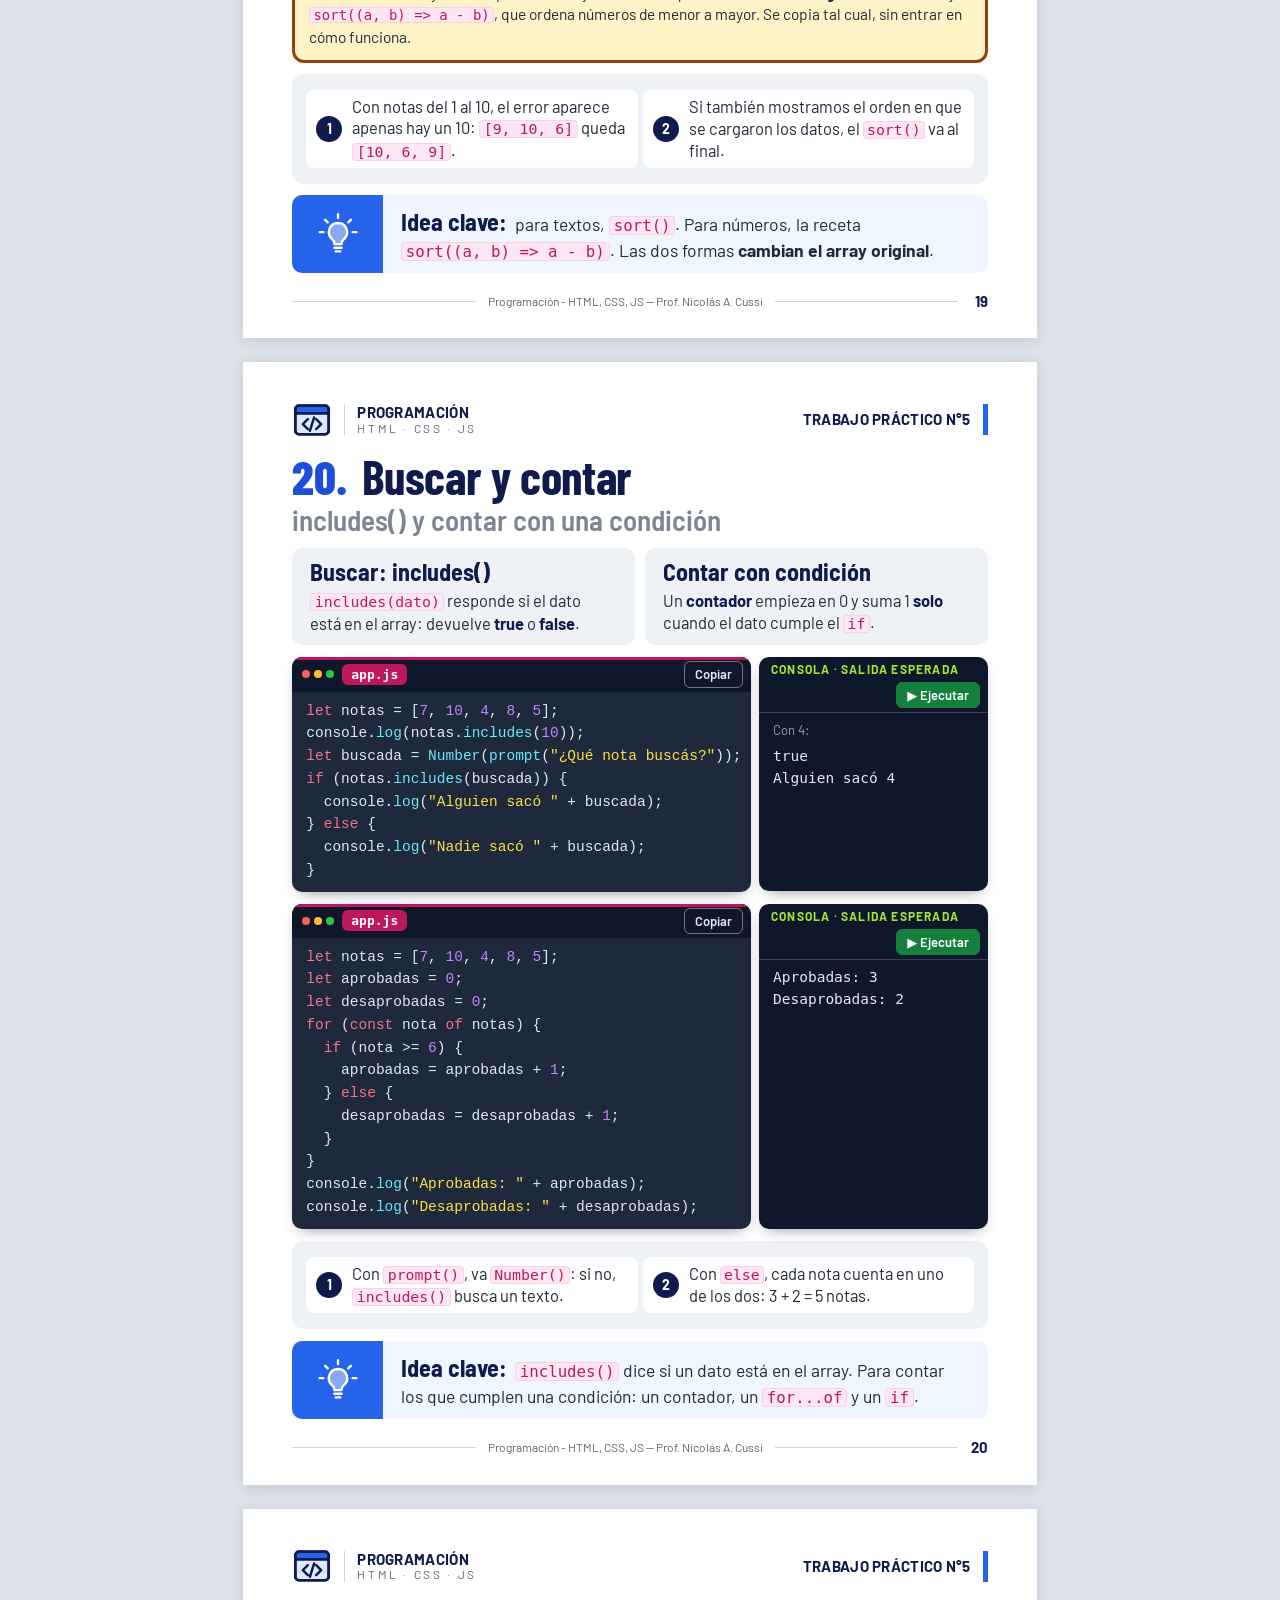
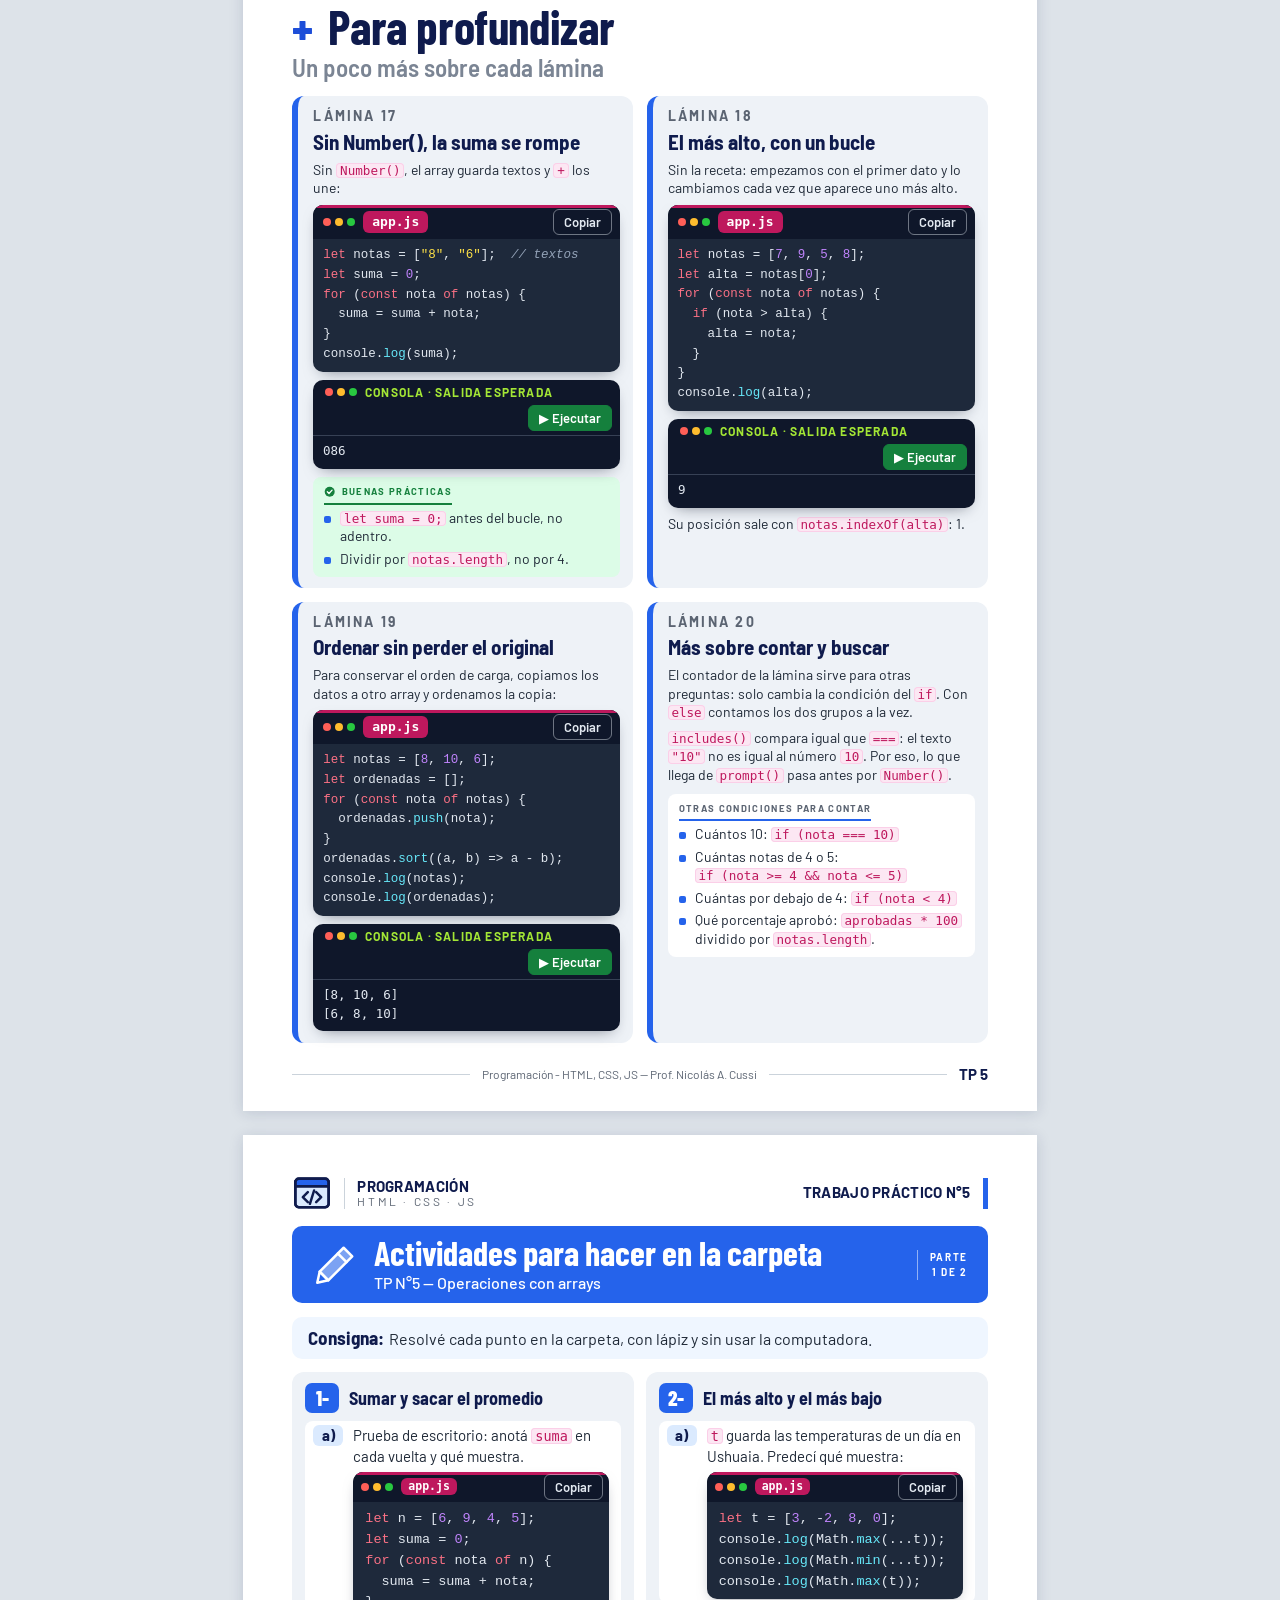
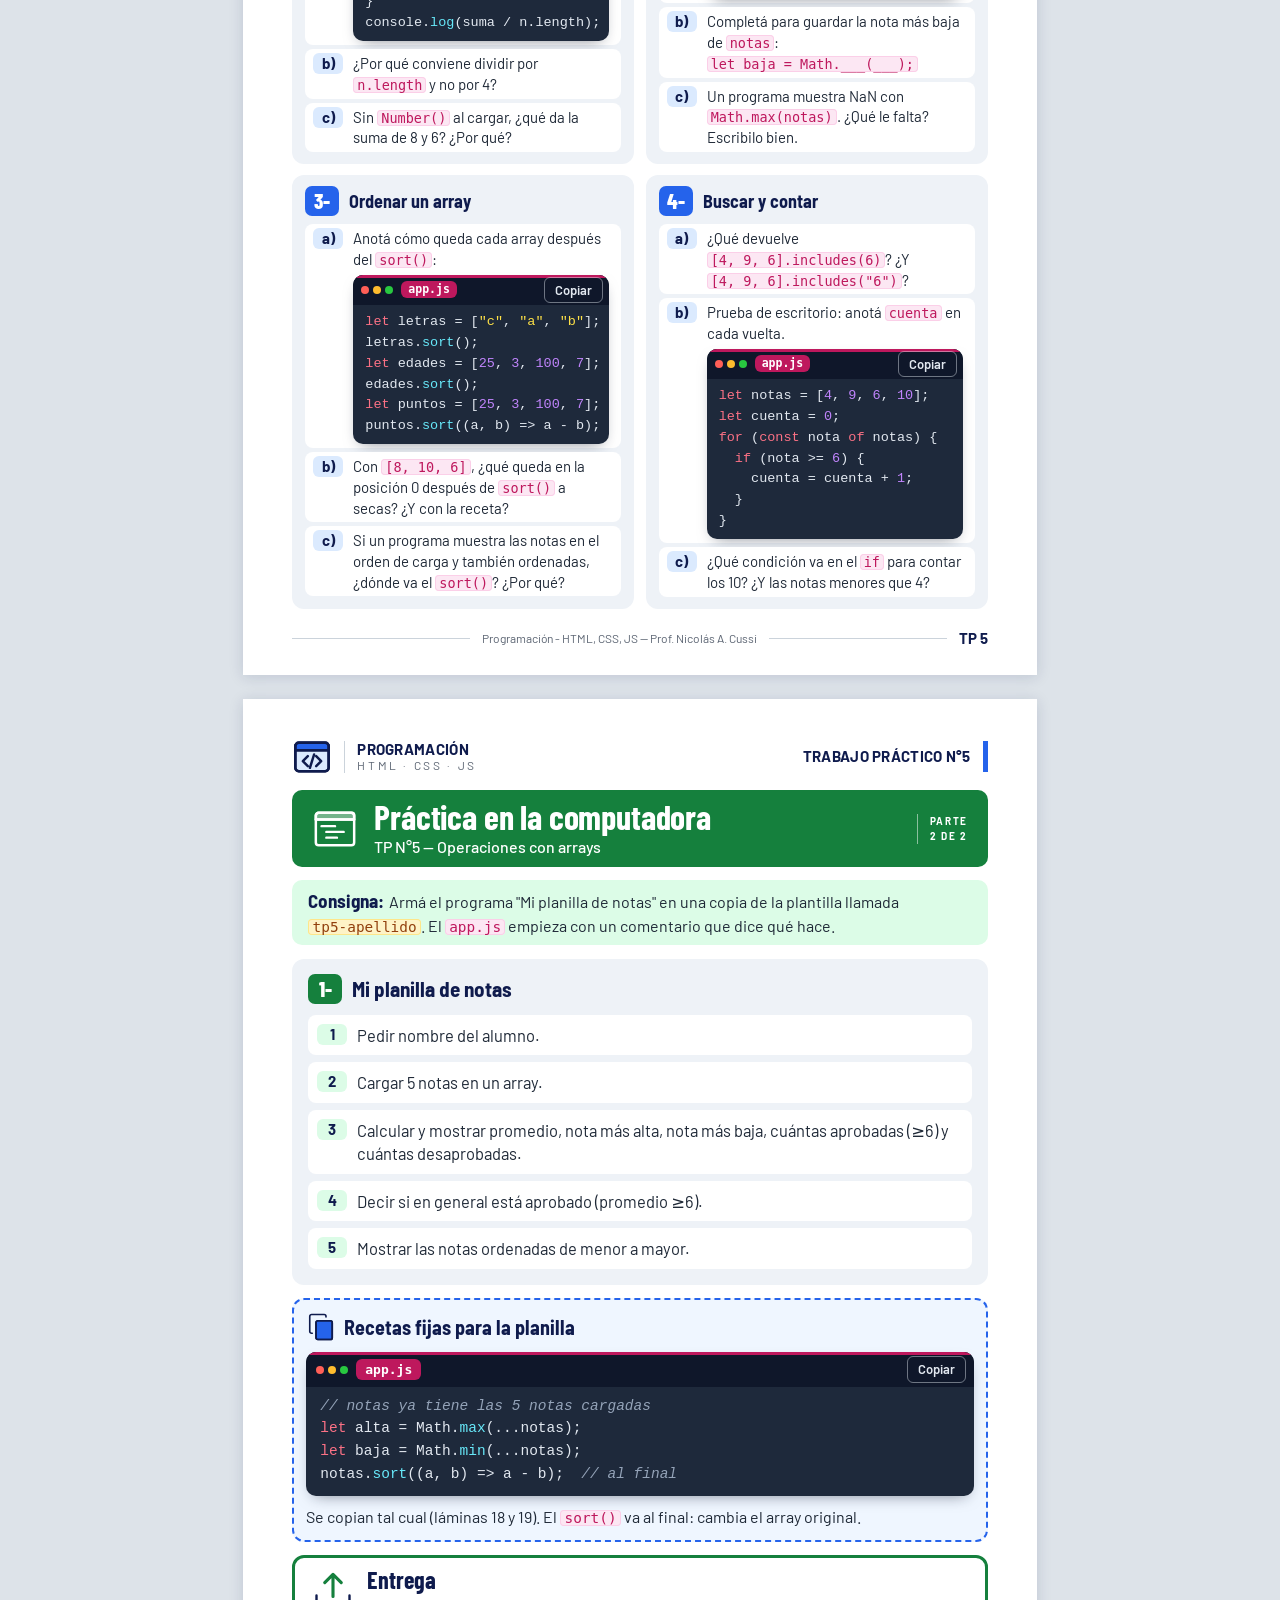
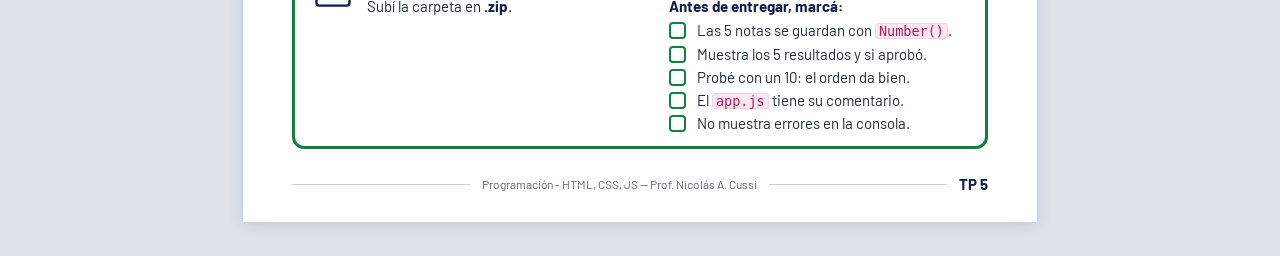
<file: unidades/tp05.html>
<!DOCTYPE html>
<html lang="es-AR">
<head>
  <meta charset="utf-8">
  <meta name="viewport" content="width=device-width, initial-scale=1">
  <title>TP N°5 — Operaciones con arrays · Programación - HTML, CSS, JS</title>
  <meta name="description" content="TP N°5 de Programación: sumar con un acumulador y sacar el promedio, Math.max() y Math.min(), ordenar con sort(), includes() y contar con una condición. Prof. Nicolás A. Cussi.">
  <meta name="theme-color" content="#2563EB">
  <link rel="preload" href="../assets/fonts/barlow-latin-400-normal.woff2" as="font" type="font/woff2" crossorigin>
  <link rel="preload" href="../assets/fonts/barlow-semi-condensed-latin-700-normal.woff2" as="font" type="font/woff2" crossorigin>
  <link rel="stylesheet" href="../assets/css/estilos.css">
</head>
<body data-tp="5">

<!-- ====== Íconos ====== -->
<svg width="0" height="0" style="position:absolute" aria-hidden="true" focusable="false">
  <defs>
    <symbol id="i-web" viewBox="0 0 48 48">
      <rect x="4" y="7" width="40" height="34" rx="4" style="fill:var(--ac2, var(--acento-claro))"/>
      <path d="M8 7h32a4 4 0 0 1 4 4v5H4v-5a4 4 0 0 1 4-4z" style="fill:var(--ac)"/>
      <rect x="4" y="7" width="40" height="34" rx="4"/>
      <path d="M4 16h40M19 23l-6 6 6 6M29 23l6 6-6 6M26.5 21l-5 16"/>
    </symbol>
    <symbol id="i-sumar" viewBox="0 0 48 48">
      <rect x="16" y="31" width="16" height="13" rx="2" style="fill:var(--ac)"/>
      <path d="M3 7a2 2 0 0 1 2-2h38a2 2 0 0 1 2 2v10a2 2 0 0 1-2 2H5a2 2 0 0 1-2-2zM17 5v14M31 5v14"/>
      <path d="M10 23l9 6M24 23v5M38 23l-9 6"/>
      <rect x="16" y="31" width="16" height="13" rx="2"/>
    </symbol>
    <symbol id="i-maximo" viewBox="0 0 48 48">
      <rect x="19" y="13" width="10" height="30" rx="1.5" style="fill:var(--ac)"/>
      <rect x="6" y="26" width="10" height="17" rx="1.5"/>
      <rect x="19" y="13" width="10" height="30" rx="1.5"/>
      <rect x="32" y="31" width="10" height="12" rx="1.5"/>
      <path d="M20 8l4-4 4 4"/>
    </symbol>
    <symbol id="i-ordenar" viewBox="0 0 48 48">
      <rect x="6" y="24" width="9" height="11" rx="1.5" style="fill:var(--ac)"/>
      <rect x="19.5" y="15" width="9" height="20" rx="1.5" style="fill:var(--ac)"/>
      <rect x="33" y="5" width="9" height="30" rx="1.5" style="fill:var(--ac)"/>
      <path d="M6 24h9v11H6zM19.5 15h9v20h-9zM33 5h9v30h-9z"/>
      <path d="M5 41h35M35.5 36.5l4.5 4.5-4.5 4.5"/>
    </symbol>
    <symbol id="i-buscar" viewBox="0 0 48 48">
      <circle cx="20" cy="20" r="13" style="fill:var(--ac)"/>
      <circle cx="20" cy="20" r="13"/>
      <path d="M29.5 29.5 43 43"/>
    </symbol>
    <symbol id="i-alerta" viewBox="0 0 48 48">
      <path d="M24 5 45 42H3z" style="fill:var(--ac)"/>
      <path d="M24 18v11M24 35v.5" style="stroke-width:3.4"/>
    </symbol>
    <symbol id="i-receta" viewBox="0 0 48 48">
      <rect x="16" y="14" width="26" height="30" rx="3" style="fill:var(--ac)"/>
      <path d="M10 34H9a3 3 0 0 1-3-3V7a3 3 0 0 1 3-3h20a3 3 0 0 1 3 3v1"/>
      <rect x="16" y="14" width="26" height="30" rx="3"/>
    </symbol>
    <symbol id="i-consejo" viewBox="0 0 48 48">
      <circle cx="24" cy="24" r="21" style="fill:var(--ac);stroke:none"/>
      <path d="M14 24.5l7 7 13-14" style="stroke:var(--blanco);stroke-width:5.5"/>
    </symbol>
    <symbol id="i-foco" viewBox="0 0 48 48">
      <path d="M24 2.5v4M10 8.5l2.8 2.8M38 8.5l-2.8 2.8M4 22h4M40 22h4"/>
      <path d="M24 12a10 10 0 0 0-6.2 17.8c1.4 1.2 2.2 2.6 2.2 4.2v1h8v-1c0-1.6.8-3 2.2-4.2A10 10 0 0 0 24 12z" style="fill:var(--ac)"/>
      <path d="M20 39h8M21.5 43h5"/>
    </symbol>
    <symbol id="i-editor" viewBox="0 0 48 48">
      <path d="M7 7h34a3 3 0 0 1 3 3v4H4v-4a3 3 0 0 1 3-3z" style="fill:var(--ac)"/>
      <rect x="4" y="7" width="40" height="34" rx="3"/>
      <path d="M4 14h40M10 21h14M15 27h18M15 33h11"/>
    </symbol>
    <symbol id="i-lapiz" viewBox="0 0 48 48">
      <path d="M33 6l9 9-25 25-9-9z" style="fill:var(--ac)"/>
      <path d="M8 31 5.5 42.5 17 40z"/>
      <path d="M27 12l9 9"/>
    </symbol>
    <symbol id="i-subir" viewBox="0 0 48 48">
      <path d="M6 30v8a3 3 0 0 0 3 3h30a3 3 0 0 0 3-3v-8"/>
      <path d="M24 31V7M15 16l9-9 9 9" style="stroke:var(--ac);stroke-width:3.4"/>
    </symbol>
    <symbol id="i-descarga" viewBox="0 0 24 24">
      <path d="M12 3v12M7 10l5 5 5-5M5 20h14"/>
    </symbol>
    <symbol id="i-atras" viewBox="0 0 24 24">
      <path d="M20 12H5M11 6l-6 6 6 6"/>
    </symbol>
  </defs>
</svg>

<a class="saltar" href="#contenido">Saltar al contenido</a>

<header class="barra">
  <div class="barra__fila">
    <a class="boton barra__volver" href="../index.html"><svg aria-hidden="true" focusable="false"><use href="#i-atras"/></svg><span>Índice</span></a>
    <span class="barra__titulo">TP N°5 — Operaciones con arrays</span>
    <button class="boton" type="button" data-imprimir aria-label="Guardar en PDF">
      <svg aria-hidden="true" focusable="false"><use href="#i-descarga"/></svg><span><span class="boton__largo">Guardar </span>PDF</span>
    </button>
  </div>
  <nav class="partes" aria-label="Partes del TP N°5">
    <a href="#pag-17">17 · Suma y promedio</a>
    <a href="#pag-18">18 · Más alto y más bajo</a>
    <a href="#pag-19">19 · Ordenar</a>
    <a href="#pag-20">20 · Buscar y contar</a>
    <a href="#profundizar">Para profundizar</a>
    <a href="#actividades">Actividades</a>
  </nav>
</header>

<main id="contenido" class="laminas">
  <h1 class="sr-only">TP N°5 — Operaciones con arrays</h1>

  <!-- =================== LÁMINA 17 =================== -->
  <article class="lamina lamina--compacta" id="pag-17" aria-labelledby="t17">
    <div class="cab" aria-hidden="true">
      <svg class="cab__logo"><use href="#i-web"/></svg>
      <div class="cab__marca"><b>PROGRAMACIÓN</b><span>HTML · CSS · JS</span></div>
      <div class="cab__lema"><span class="cab__lema-largo">TRABAJO PRÁCTICO </span><span class="cab__lema-corto">TP </span><span class="cab__lema-n">N°5</span></div>
      <span class="cab__raya"></span>
    </div>

    <div class="tit">
      <h2 class="tit__h" id="t17"><span class="tit__num">17.</span> Sumar y sacar el promedio</h2>
      <p class="tit__sub">Un acumulador recorre el array</p>
    </div>

    <div class="intro">
      <svg class="ico ico--xl" aria-hidden="true" focusable="false"><use href="#i-sumar"/></svg>
      <p>Para sumar todos los datos de un array usamos un <strong>acumulador</strong>: una variable que empieza en <strong>0</strong> y, en cada vuelta del bucle, suma un dato. El <strong>promedio</strong> es esa suma dividida por la cantidad de datos.</p>
    </div>

    <div class="ej">
      <figure class="codigo codigo--js" id="ej-17a">
        <figcaption><span class="codigo__archivo">app.js</span></figcaption>
        <pre tabindex="0" aria-label="Código de app.js"><code><span class="c-etq">let</span> notas = [<span class="c-num">7</span>, <span class="c-num">9</span>, <span class="c-num">5</span>, <span class="c-num">8</span>];
<span class="c-etq">let</span> suma = <span class="c-num">0</span>;  <span class="c-com">// acumulador</span>
<span class="c-etq">for</span> (<span class="c-etq">const</span> nota <span class="c-etq">of</span> notas) {
  suma = suma + nota;
}
<span class="c-etq">let</span> promedio = suma / notas.length;
console.<span class="c-fun">log</span>(<span class="c-str">"Suma: "</span> + suma);
console.<span class="c-fun">log</span>(<span class="c-str">"Promedio: "</span> + promedio);</code></pre>
      </figure>
      <div class="consola" data-codigo="ej-17a">
        <div class="consola__barra"><span class="consola__titulo">Consola<span class="consola__estado"> · salida esperada</span></span></div>
        <pre class="consola__salida" tabindex="0" aria-live="polite" aria-label="Salida de la consola">Suma: 29
Promedio: 7.25</pre>
      </div>
    </div>

    <div class="esquema-par">
    <figure class="esquema">
      <svg viewBox="0 0 420 152" style="max-width:420px;margin:0 auto;display:block" role="img" aria-labelledby="esq17">
        <title id="esq17">Prueba de escritorio del ejemplo. suma empieza en 0. En la vuelta 1 suma 7 y queda en 7; en la vuelta 2 suma 9 y queda en 16; en la vuelta 3 suma 5 y queda en 21; en la vuelta 4 suma 8 y queda en 29.</title>
        <g style="font-family:var(--fuente-codigo);font-size:16px;font-weight:700;fill:var(--tinta)">
          <text x="2" y="40">notas</text>
          <text x="2" y="112" style="fill:var(--turquesa-texto)">suma</text>
        </g>
        <g style="fill:var(--acento-claro);stroke:var(--acento);stroke-width:2">
          <rect x="127" y="14" width="66" height="40" rx="6"/>
          <rect x="202" y="14" width="66" height="40" rx="6"/>
          <rect x="277" y="14" width="66" height="40" rx="6"/>
          <rect x="352" y="14" width="66" height="40" rx="6"/>
        </g>
        <g style="fill:var(--turquesa-claro);stroke:var(--turquesa);stroke-width:2">
          <rect x="62" y="88" width="46" height="38" rx="6"/>
          <rect x="135" y="88" width="50" height="38" rx="6"/>
          <rect x="210" y="88" width="50" height="38" rx="6"/>
          <rect x="285" y="88" width="50" height="38" rx="6"/>
        </g>
        <rect x="360" y="88" width="50" height="38" rx="6" style="fill:var(--turquesa-texto);stroke:var(--turquesa-texto);stroke-width:2"/>
        <g style="font-family:var(--fuente-codigo);font-size:20px;fill:var(--tinta)" text-anchor="middle">
          <text x="160" y="41">7</text>
          <text x="235" y="41">9</text>
          <text x="310" y="41">5</text>
          <text x="385" y="41">8</text>
          <text x="85" y="114">0</text>
          <text x="160" y="114">7</text>
          <text x="235" y="114">16</text>
          <text x="310" y="114">21</text>
        </g>
        <text x="385" y="114" text-anchor="middle" style="font-family:var(--fuente-codigo);font-size:20px;font-weight:700;fill:var(--blanco)">29</text>
        <g style="fill:none;stroke:var(--acento);stroke-width:2.5;stroke-linecap:round;stroke-linejoin:round">
          <path d="M160 58v24M155 77l5 6 5-6"/>
          <path d="M235 58v24M230 77l5 6 5-6"/>
          <path d="M310 58v24M305 77l5 6 5-6"/>
          <path d="M385 58v24M380 77l5 6 5-6"/>
        </g>
        <g style="fill:none;stroke:var(--turquesa);stroke-width:2.5;stroke-linecap:round;stroke-linejoin:round">
          <path d="M112 107h18M125 102l6 5-6 5"/>
          <path d="M189 107h16M200 102l6 5-6 5"/>
          <path d="M264 107h16M275 102l6 5-6 5"/>
          <path d="M339 107h16M350 102l6 5-6 5"/>
        </g>
        <g style="font-family:var(--fuente);font-size:15px;font-weight:700;fill:var(--acento-numero)">
          <text x="167" y="76">+7</text>
          <text x="242" y="76">+9</text>
          <text x="317" y="76">+5</text>
          <text x="392" y="76">+8</text>
        </g>
        <g class="tt" style="font-size:14px;fill:var(--gris)" text-anchor="middle">
          <text x="85" y="146">antes</text>
          <text x="160" y="146">vuelta 1</text>
          <text x="235" y="146">vuelta 2</text>
          <text x="310" y="146">vuelta 3</text>
          <text x="385" y="146">vuelta 4</text>
        </g>
      </svg>
    </figure>
    <aside class="esquema-nota" aria-labelledby="n17">
      <h3 id="n17">Prueba de escritorio</h3>
      <ul class="pf__lista">
        <li><code class="cod-js">suma</code> empieza en 0. En cada vuelta, <code class="cod-js">nota</code> toma el dato siguiente y se suma.</li>
        <li>Al final, <code class="cod-js">suma</code> vale 29 y el promedio es 29 / 4 = 7.25.</li>
      </ul>
    </aside>
    </div>

    <div class="ej ej--ancho">
      <figure class="codigo codigo--js" id="ej-17b">
        <figcaption><span class="codigo__archivo">app.js</span></figcaption>
        <pre tabindex="0" aria-label="Código de app.js, cargar notas con prompt"><code><span class="c-etq">let</span> notas = [];
<span class="c-etq">for</span> (<span class="c-etq">let</span> i = <span class="c-num">1</span>; i &lt;= <span class="c-num">3</span>; i++) {
  <span class="c-etq">let</span> nota = <span class="c-fun">Number</span>(<span class="c-fun">prompt</span>(<span class="c-str">"Nota "</span> + i + <span class="c-str">":"</span>));
  notas.<span class="c-fun">push</span>(nota);
}
console.<span class="c-fun">log</span>(notas);</code></pre>
      </figure>
      <div class="consola" data-codigo="ej-17b">
        <div class="consola__barra"><span class="consola__titulo">Consola<span class="consola__estado"> · salida esperada</span></span></div>
        <p class="consola__nota">Con 8, 6 y 7:</p>
        <pre class="consola__salida" tabindex="0" aria-live="polite" aria-label="Salida de la consola">[8, 6, 7]</pre>
      </div>
    </div>

    <section class="panel" aria-label="Cargar notas con prompt">
      <ol class="puntos">
        <li><span class="puntos__n" aria-hidden="true">!</span><span><code class="cod-js">Number()</code> va <strong>antes</strong> del <code class="cod-js">push</code>: así el array guarda números, no textos.</span></li>
      </ol>
    </section>

    <aside class="idea" aria-label="Idea clave">
      <span class="idea__ico"><svg class="ico" aria-hidden="true" focusable="false"><use href="#i-foco"/></svg></span>
      <p><strong>Idea clave:</strong> para sumar un array, un acumulador en <b>0</b> y un bucle que suma un dato por vuelta. El promedio es <code class="cod-js">suma / notas.length</code>.</p>
    </aside>

    <footer class="pie">
      <span class="pie__linea"></span>
      <span>Programación - HTML, CSS, JS — Prof. Nicolás A. Cussi</span>
      <span class="pie__linea"></span>
      <span class="pie__num" aria-label="Página 17">17</span>
    </footer>
  </article>

  <!-- =================== LÁMINA 18 =================== -->
  <article class="lamina lamina--compacta" id="pag-18" aria-labelledby="t18">
    <div class="cab" aria-hidden="true">
      <svg class="cab__logo"><use href="#i-web"/></svg>
      <div class="cab__marca"><b>PROGRAMACIÓN</b><span>HTML · CSS · JS</span></div>
      <div class="cab__lema"><span class="cab__lema-largo">TRABAJO PRÁCTICO </span><span class="cab__lema-corto">TP </span><span class="cab__lema-n">N°5</span></div>
      <span class="cab__raya"></span>
    </div>

    <div class="tit">
      <h2 class="tit__h" id="t18"><span class="tit__num">18.</span> El más alto y el más bajo</h2>
      <p class="tit__sub">Math.max() y Math.min()</p>
    </div>

    <div class="intro">
      <svg class="ico ico--xl" aria-hidden="true" focusable="false"><use href="#i-maximo"/></svg>
      <p><code class="cod-js">Math.max()</code> devuelve el número <strong>más alto</strong> de los que recibe entre paréntesis, y <code class="cod-js">Math.min()</code>, el <strong>más bajo</strong>. Vienen con JavaScript: no hay que crearlos.</p>
    </div>

    <div class="ej ej--ancho">
      <figure class="codigo codigo--js" id="ej-18a">
        <figcaption><span class="codigo__archivo">app.js</span></figcaption>
        <pre tabindex="0" aria-label="Código de app.js, sin los tres puntos"><code><span class="c-etq">let</span> notas = [<span class="c-num">7</span>, <span class="c-num">9</span>, <span class="c-num">5</span>, <span class="c-num">8</span>];
console.<span class="c-fun">log</span>(Math.<span class="c-fun">max</span>(<span class="c-num">7</span>, <span class="c-num">9</span>, <span class="c-num">5</span>, <span class="c-num">8</span>));
console.<span class="c-fun">log</span>(Math.<span class="c-fun">min</span>(<span class="c-num">7</span>, <span class="c-num">9</span>, <span class="c-num">5</span>, <span class="c-num">8</span>));
<span class="c-com">// Con el array, sin los tres puntos:</span>
console.<span class="c-fun">log</span>(Math.<span class="c-fun">max</span>(notas));</code></pre>
      </figure>
      <div class="consola" data-codigo="ej-18a">
        <div class="consola__barra"><span class="consola__titulo">Consola<span class="consola__estado"> · salida esperada</span></span></div>
        <pre class="consola__salida" tabindex="0" aria-live="polite" aria-label="Salida de la consola">9
5
NaN</pre>
      </div>
    </div>

    <section class="receta" aria-labelledby="rec-18">
      <h3 class="receta__tit" id="rec-18"><svg class="ico" aria-hidden="true" focusable="false"><use href="#i-receta"/></svg>Receta fija: el más alto y el más bajo de un array</h3>
      <div class="ej">
        <figure class="codigo codigo--js" id="ej-18b">
          <figcaption><span class="codigo__archivo">app.js</span></figcaption>
          <pre tabindex="0" aria-label="Código de app.js, con la receta"><code><span class="c-etq">let</span> notas = [<span class="c-num">7</span>, <span class="c-num">9</span>, <span class="c-num">5</span>, <span class="c-num">8</span>];
<span class="c-etq">let</span> alta = Math.<span class="c-fun">max</span>(...notas);
<span class="c-etq">let</span> baja = Math.<span class="c-fun">min</span>(...notas);
console.<span class="c-fun">log</span>(<span class="c-str">"Más alta: "</span> + alta);
console.<span class="c-fun">log</span>(<span class="c-str">"Más baja: "</span> + baja);</code></pre>
        </figure>
        <div class="consola" data-codigo="ej-18b">
          <div class="consola__barra"><span class="consola__titulo">Consola<span class="consola__estado"> · salida esperada</span></span></div>
          <pre class="consola__salida" tabindex="0" aria-live="polite" aria-label="Salida de la consola">Más alta: 9
Más baja: 5</pre>
        </div>
      </div>
      <p>Se copia tal cual, sin entrar en cómo funciona: los <strong>tres puntos</strong> van pegados al nombre del array. <code class="cod-js">alta</code> guarda la nota más alta y <code class="cod-js">baja</code>, la más baja.</p>
    </section>

    <section class="panel" aria-label="Qué pasó en los ejemplos">
      <ol class="puntos puntos--2col">
        <li><span class="puntos__n" aria-hidden="true">1</span><span>Con números sueltos, <code class="cod-js">Math.max()</code> y <code class="cod-js">Math.min()</code> funcionan directo.</span></li>
        <li><span class="puntos__n" aria-hidden="true">2</span><span>Con el array sin los tres puntos, dan <strong>NaN</strong>: no es un número.</span></li>
        <li><span class="puntos__n" aria-hidden="true">3</span><span>La receta sirve para cualquier array de números, de 3 datos o de 300.</span></li>
        <li><span class="puntos__n" aria-hidden="true">4</span><span>Guardamos el resultado en una variable para usarlo después.</span></li>
      </ol>
    </section>

    <aside class="idea" aria-label="Idea clave">
      <span class="idea__ico"><svg class="ico" aria-hidden="true" focusable="false"><use href="#i-foco"/></svg></span>
      <p><strong>Idea clave:</strong> el más alto y el más bajo de un array salen con la receta <code class="cod-js">Math.max(...notas)</code> y <code class="cod-js">Math.min(...notas)</code>. Sin los tres puntos, el resultado es <b>NaN</b>.</p>
    </aside>

    <footer class="pie">
      <span class="pie__linea"></span>
      <span>Programación - HTML, CSS, JS — Prof. Nicolás A. Cussi</span>
      <span class="pie__linea"></span>
      <span class="pie__num" aria-label="Página 18">18</span>
    </footer>
  </article>

  <!-- =================== LÁMINA 19 =================== -->
  <article class="lamina lamina--compacta" id="pag-19" aria-labelledby="t19">
    <div class="cab" aria-hidden="true">
      <svg class="cab__logo"><use href="#i-web"/></svg>
      <div class="cab__marca"><b>PROGRAMACIÓN</b><span>HTML · CSS · JS</span></div>
      <div class="cab__lema"><span class="cab__lema-largo">TRABAJO PRÁCTICO </span><span class="cab__lema-corto">TP </span><span class="cab__lema-n">N°5</span></div>
      <span class="cab__raya"></span>
    </div>

    <div class="tit">
      <h2 class="tit__h" id="t19"><span class="tit__num">19.</span> Ordenar un array</h2>
      <p class="tit__sub">sort() y la receta para ordenar números</p>
    </div>

    <div class="intro">
      <svg class="ico ico--xl" aria-hidden="true" focusable="false"><use href="#i-ordenar"/></svg>
      <p><code class="cod-js">sort()</code> ordena los datos del array. Con textos, los deja en orden alfabético. Ojo: <strong>cambia el array original</strong>, y el orden de antes se pierde.</p>
    </div>

    <div class="ej">
      <figure class="codigo codigo--js" id="ej-19a">
        <figcaption><span class="codigo__archivo">app.js</span></figcaption>
        <pre tabindex="0" aria-label="Código de app.js"><code><span class="c-etq">let</span> materias = [<span class="c-str">"Inglés"</span>, <span class="c-str">"Arte"</span>, <span class="c-str">"Física"</span>];
console.<span class="c-fun">log</span>(materias);
materias.<span class="c-fun">sort</span>();
console.<span class="c-fun">log</span>(materias);  <span class="c-com">// cambió el original</span></code></pre>
      </figure>
      <div class="consola" data-codigo="ej-19a">
        <div class="consola__barra"><span class="consola__titulo">Consola<span class="consola__estado"> · salida esperada</span></span></div>
        <pre class="consola__salida" tabindex="0" aria-live="polite" aria-label="Salida de la consola">["Inglés", "Arte", "Física"]
["Arte", "Física", "Inglés"]</pre>
      </div>
    </div>

    <section class="error-controlado" aria-labelledby="ec19">
      <h3 class="error-controlado__tit" id="ec19"><svg class="ico" aria-hidden="true" focusable="false"><use href="#i-alerta"/></svg>Error controlado: ordenar [10, 9, 100] da [10, 100, 9]</h3>
      <div class="error-controlado__cols">
        <div class="ej-col">
          <p class="error-controlado__paso">Así falla</p>
          <figure class="codigo codigo--js" id="ej-19b">
            <figcaption><span class="codigo__archivo">app.js</span></figcaption>
            <pre tabindex="0" aria-label="Código de app.js, versión con error"><code><span class="c-etq">let</span> numeros = [<span class="c-num">10</span>, <span class="c-num">9</span>, <span class="c-num">100</span>];
numeros.<span class="c-fun">sort</span>();
console.<span class="c-fun">log</span>(numeros);</code></pre>
          </figure>
          <div class="consola" data-codigo="ej-19b">
            <div class="consola__barra"><span class="consola__titulo">Consola<span class="consola__estado"> · salida esperada</span></span></div>
            <pre class="consola__salida" tabindex="0" aria-live="polite" aria-label="Salida de la consola">[10, 100, 9]</pre>
          </div>
        </div>
        <div class="ej-col">
          <p class="error-controlado__paso error-controlado__bien">Así se corrige, con una receta fija</p>
          <figure class="codigo codigo--js" id="ej-19c">
            <figcaption><span class="codigo__archivo">app.js</span></figcaption>
            <pre tabindex="0" aria-label="Código de app.js, versión corregida"><code><span class="c-etq">let</span> numeros = [<span class="c-num">10</span>, <span class="c-num">9</span>, <span class="c-num">100</span>];
numeros.<span class="c-fun">sort</span>((a, b) =&gt; a - b);
console.<span class="c-fun">log</span>(numeros);</code></pre>
          </figure>
          <div class="consola" data-codigo="ej-19c">
            <div class="consola__barra"><span class="consola__titulo">Consola<span class="consola__estado"> · salida esperada</span></span></div>
            <pre class="consola__salida" tabindex="0" aria-live="polite" aria-label="Salida de la consola">[9, 10, 100]</pre>
          </div>
        </div>
      </div>
      <p><strong>Qué pasó:</strong> <code class="cod-js">sort()</code> a secas ordena los datos como si fueran <strong>texto</strong>, carácter por carácter, como en el diccionario: "10" y "100" empiezan con 1, y el 1 va antes que el 9. <strong>Cómo se corrige:</strong> con la receta fija <code class="cod-js">sort((a, b) =&gt; a - b)</code>, que ordena números de menor a mayor. Se copia tal cual, sin entrar en cómo funciona.</p>
    </section>

    <section class="panel" aria-label="Para ordenar notas">
      <ol class="puntos puntos--2col">
        <li><span class="puntos__n" aria-hidden="true">1</span><span>Con notas del 1 al 10, el error aparece apenas hay un 10: <code class="cod-js">[9, 10, 6]</code> queda <code class="cod-js">[10, 6, 9]</code>.</span></li>
        <li><span class="puntos__n" aria-hidden="true">2</span><span>Si también mostramos el orden en que se cargaron los datos, el <code class="cod-js">sort()</code> va al final.</span></li>
      </ol>
    </section>

    <aside class="idea" aria-label="Idea clave">
      <span class="idea__ico"><svg class="ico" aria-hidden="true" focusable="false"><use href="#i-foco"/></svg></span>
      <p><strong>Idea clave:</strong> para textos, <code class="cod-js">sort()</code>. Para números, la receta <code class="cod-js">sort((a, b) =&gt; a - b)</code>. Las dos formas <b>cambian el array original</b>.</p>
    </aside>

    <footer class="pie">
      <span class="pie__linea"></span>
      <span>Programación - HTML, CSS, JS — Prof. Nicolás A. Cussi</span>
      <span class="pie__linea"></span>
      <span class="pie__num" aria-label="Página 19">19</span>
    </footer>
  </article>

  <!-- =================== LÁMINA 20 =================== -->
  <article class="lamina lamina--compacta" id="pag-20" aria-labelledby="t20">
    <div class="cab" aria-hidden="true">
      <svg class="cab__logo"><use href="#i-web"/></svg>
      <div class="cab__marca"><b>PROGRAMACIÓN</b><span>HTML · CSS · JS</span></div>
      <div class="cab__lema"><span class="cab__lema-largo">TRABAJO PRÁCTICO </span><span class="cab__lema-corto">TP </span><span class="cab__lema-n">N°5</span></div>
      <span class="cab__raya"></span>
    </div>

    <div class="tit">
      <h2 class="tit__h" id="t20"><span class="tit__num">20.</span> Buscar y contar</h2>
      <p class="tit__sub">includes() y contar con una condición</p>
    </div>

    <ul class="comparar">
      <li><div><h3>Buscar: includes()</h3><p><code class="cod-js">includes(dato)</code> responde si el dato está en el array: devuelve <strong>true</strong> o <strong>false</strong>.</p></div></li>
      <li><div><h3>Contar con condición</h3><p>Un <strong>contador</strong> empieza en 0 y suma 1 <strong>solo</strong> cuando el dato cumple el <code class="cod-js">if</code>.</p></div></li>
    </ul>

    <div class="ej ej--ancho">
      <figure class="codigo codigo--js" id="ej-20a">
        <figcaption><span class="codigo__archivo">app.js</span></figcaption>
        <pre tabindex="0" aria-label="Código de app.js, buscar con includes"><code><span class="c-etq">let</span> notas = [<span class="c-num">7</span>, <span class="c-num">10</span>, <span class="c-num">4</span>, <span class="c-num">8</span>, <span class="c-num">5</span>];
console.<span class="c-fun">log</span>(notas.<span class="c-fun">includes</span>(<span class="c-num">10</span>));
<span class="c-etq">let</span> buscada = <span class="c-fun">Number</span>(<span class="c-fun">prompt</span>(<span class="c-str">"¿Qué nota buscás?"</span>));
<span class="c-etq">if</span> (notas.<span class="c-fun">includes</span>(buscada)) {
  console.<span class="c-fun">log</span>(<span class="c-str">"Alguien sacó "</span> + buscada);
} <span class="c-etq">else</span> {
  console.<span class="c-fun">log</span>(<span class="c-str">"Nadie sacó "</span> + buscada);
}</code></pre>
      </figure>
      <div class="consola" data-codigo="ej-20a">
        <div class="consola__barra"><span class="consola__titulo">Consola<span class="consola__estado"> · salida esperada</span></span></div>
        <p class="consola__nota">Con 4:</p>
        <pre class="consola__salida" tabindex="0" aria-live="polite" aria-label="Salida de la consola">true
Alguien sacó 4</pre>
      </div>
    </div>

    <div class="ej ej--ancho">
      <figure class="codigo codigo--js" id="ej-20b">
        <figcaption><span class="codigo__archivo">app.js</span></figcaption>
        <pre tabindex="0" aria-label="Código de app.js, contar aprobadas y desaprobadas"><code><span class="c-etq">let</span> notas = [<span class="c-num">7</span>, <span class="c-num">10</span>, <span class="c-num">4</span>, <span class="c-num">8</span>, <span class="c-num">5</span>];
<span class="c-etq">let</span> aprobadas = <span class="c-num">0</span>;
<span class="c-etq">let</span> desaprobadas = <span class="c-num">0</span>;
<span class="c-etq">for</span> (<span class="c-etq">const</span> nota <span class="c-etq">of</span> notas) {
  <span class="c-etq">if</span> (nota &gt;= <span class="c-num">6</span>) {
    aprobadas = aprobadas + <span class="c-num">1</span>;
  } <span class="c-etq">else</span> {
    desaprobadas = desaprobadas + <span class="c-num">1</span>;
  }
}
console.<span class="c-fun">log</span>(<span class="c-str">"Aprobadas: "</span> + aprobadas);
console.<span class="c-fun">log</span>(<span class="c-str">"Desaprobadas: "</span> + desaprobadas);</code></pre>
      </figure>
      <div class="consola" data-codigo="ej-20b">
        <div class="consola__barra"><span class="consola__titulo">Consola<span class="consola__estado"> · salida esperada</span></span></div>
        <pre class="consola__salida" tabindex="0" aria-live="polite" aria-label="Salida de la consola">Aprobadas: 3
Desaprobadas: 2</pre>
      </div>
    </div>

    <section class="panel" aria-label="Qué pasó en los ejemplos">
      <ol class="puntos puntos--2col">
        <li><span class="puntos__n" aria-hidden="true">1</span><span>Con <code class="cod-js">prompt()</code>, va <code class="cod-js">Number()</code>: si no, <code class="cod-js">includes()</code> busca un texto.</span></li>
        <li><span class="puntos__n" aria-hidden="true">2</span><span>Con <code class="cod-js">else</code>, cada nota cuenta en uno de los dos: 3 + 2 = 5 notas.</span></li>
      </ol>
    </section>

    <aside class="idea" aria-label="Idea clave">
      <span class="idea__ico"><svg class="ico" aria-hidden="true" focusable="false"><use href="#i-foco"/></svg></span>
      <p><strong>Idea clave:</strong> <code class="cod-js">includes()</code> dice si un dato está en el array. Para contar los que cumplen una condición: un contador, un <code class="cod-js">for...of</code> y un <code class="cod-js">if</code>.</p>
    </aside>

    <footer class="pie">
      <span class="pie__linea"></span>
      <span>Programación - HTML, CSS, JS — Prof. Nicolás A. Cussi</span>
      <span class="pie__linea"></span>
      <span class="pie__num" aria-label="Página 20">20</span>
    </footer>
  </article>

  <!-- =================== PARA PROFUNDIZAR =================== -->
  <article class="lamina lamina--pf" id="profundizar" aria-labelledby="tpf">
    <div class="cab" aria-hidden="true">
      <svg class="cab__logo"><use href="#i-web"/></svg>
      <div class="cab__marca"><b>PROGRAMACIÓN</b><span>HTML · CSS · JS</span></div>
      <div class="cab__lema"><span class="cab__lema-largo">TRABAJO PRÁCTICO </span><span class="cab__lema-corto">TP </span><span class="cab__lema-n">N°5</span></div>
      <span class="cab__raya"></span>
    </div>

    <div class="tit">
      <h2 class="tit__h" id="tpf"><span class="tit__num">+</span> Para profundizar</h2>
      <p class="tit__sub">Un poco más sobre cada lámina</p>
    </div>

    <div class="pf-grid">
    <section class="pf" aria-labelledby="pf17">
      <p class="pf__etiqueta">Lámina 17</p>
      <h3 class="pf__titulo" id="pf17">Sin Number(), la suma se rompe</h3>
      <div class="pf__cols">
        <div class="pf__texto">
          <p>Sin <code class="cod-js">Number()</code>, el array guarda textos y <code class="cod-js">+</code> los une:</p>
          <div class="ej ej--pf">
            <figure class="codigo codigo--js" id="ej-pf17">
              <figcaption><span class="codigo__archivo">app.js</span></figcaption>
              <pre tabindex="0" aria-label="Código de app.js"><code><span class="c-etq">let</span> notas = [<span class="c-str">"8"</span>, <span class="c-str">"6"</span>];  <span class="c-com">// textos</span>
<span class="c-etq">let</span> suma = <span class="c-num">0</span>;
<span class="c-etq">for</span> (<span class="c-etq">const</span> nota <span class="c-etq">of</span> notas) {
  suma = suma + nota;
}
console.<span class="c-fun">log</span>(suma);</code></pre>
            </figure>
            <div class="consola" data-codigo="ej-pf17">
              <div class="consola__barra"><span class="consola__titulo">Consola<span class="consola__estado"> · salida esperada</span></span></div>
              <pre class="consola__salida" tabindex="0" aria-live="polite" aria-label="Salida de la consola">086</pre>
            </div>
          </div>
        </div>
        <div class="pf__caja pf__caja--consejo">
          <h4><svg class="ico tit-ico" aria-hidden="true" focusable="false"><use href="#i-consejo"/></svg>Buenas prácticas</h4>
          <ul class="pf__lista">
            <li><code class="cod-js">let suma = 0;</code> antes del bucle, no adentro.</li>
            <li>Dividir por <code class="cod-js">notas.length</code>, no por 4.</li>
          </ul>
        </div>
      </div>
    </section>

    <section class="pf" aria-labelledby="pf18">
      <p class="pf__etiqueta">Lámina 18</p>
      <h3 class="pf__titulo" id="pf18">El más alto, con un bucle</h3>
      <div class="pf__cols">
        <div class="pf__texto">
          <p>Sin la receta: empezamos con el primer dato y lo cambiamos cada vez que aparece uno más alto.</p>
          <div class="ej ej--pf">
            <figure class="codigo codigo--js" id="ej-pf18">
              <figcaption><span class="codigo__archivo">app.js</span></figcaption>
              <pre tabindex="0" aria-label="Código de app.js"><code><span class="c-etq">let</span> notas = [<span class="c-num">7</span>, <span class="c-num">9</span>, <span class="c-num">5</span>, <span class="c-num">8</span>];
<span class="c-etq">let</span> alta = notas[<span class="c-num">0</span>];
<span class="c-etq">for</span> (<span class="c-etq">const</span> nota <span class="c-etq">of</span> notas) {
  <span class="c-etq">if</span> (nota &gt; alta) {
    alta = nota;
  }
}
console.<span class="c-fun">log</span>(alta);</code></pre>
            </figure>
            <div class="consola" data-codigo="ej-pf18">
              <div class="consola__barra"><span class="consola__titulo">Consola<span class="consola__estado"> · salida esperada</span></span></div>
              <pre class="consola__salida" tabindex="0" aria-live="polite" aria-label="Salida de la consola">9</pre>
            </div>
          </div>
          <p>Su posición sale con <code class="cod-js">notas.indexOf(alta)</code>: 1.</p>
        </div>
      </div>
    </section>

    <section class="pf" aria-labelledby="pf19">
      <p class="pf__etiqueta">Lámina 19</p>
      <h3 class="pf__titulo" id="pf19">Ordenar sin perder el original</h3>
      <div class="pf__cols">
        <div class="pf__texto">
          <p>Para conservar el orden de carga, copiamos los datos a otro array y ordenamos la copia:</p>
          <div class="ej ej--pf">
            <figure class="codigo codigo--js" id="ej-pf19">
              <figcaption><span class="codigo__archivo">app.js</span></figcaption>
              <pre tabindex="0" aria-label="Código de app.js"><code><span class="c-etq">let</span> notas = [<span class="c-num">8</span>, <span class="c-num">10</span>, <span class="c-num">6</span>];
<span class="c-etq">let</span> ordenadas = [];
<span class="c-etq">for</span> (<span class="c-etq">const</span> nota <span class="c-etq">of</span> notas) {
  ordenadas.<span class="c-fun">push</span>(nota);
}
ordenadas.<span class="c-fun">sort</span>((a, b) =&gt; a - b);
console.<span class="c-fun">log</span>(notas);
console.<span class="c-fun">log</span>(ordenadas);</code></pre>
            </figure>
            <div class="consola" data-codigo="ej-pf19">
              <div class="consola__barra"><span class="consola__titulo">Consola<span class="consola__estado"> · salida esperada</span></span></div>
              <pre class="consola__salida" tabindex="0" aria-live="polite" aria-label="Salida de la consola">[8, 10, 6]
[6, 8, 10]</pre>
            </div>
          </div>
        </div>
      </div>
    </section>

    <section class="pf" aria-labelledby="pf20">
      <p class="pf__etiqueta">Lámina 20</p>
      <h3 class="pf__titulo" id="pf20">Más sobre contar y buscar</h3>
      <div class="pf__cols">
        <div class="pf__texto">
          <p>El contador de la lámina sirve para otras preguntas: solo cambia la condición del <code class="cod-js">if</code>. Con <code class="cod-js">else</code> contamos los dos grupos a la vez.</p>
          <p><code class="cod-js">includes()</code> compara igual que <code class="cod-js">===</code>: el texto <code class="cod-js">"10"</code> no es igual al número <code class="cod-js">10</code>. Por eso, lo que llega de <code class="cod-js">prompt()</code> pasa antes por <code class="cod-js">Number()</code>.</p>
        </div>
        <div class="pf__caja">
          <h4>Otras condiciones para contar</h4>
          <ul class="pf__lista">
            <li>Cuántos 10: <code class="cod-js">if (nota === 10)</code></li>
            <li>Cuántas notas de 4 o 5: <code class="cod-js">if (nota &gt;= 4 &amp;&amp; nota &lt;= 5)</code></li>
            <li>Cuántas por debajo de 4: <code class="cod-js">if (nota &lt; 4)</code></li>
            <li>Qué porcentaje aprobó: <code class="cod-js">aprobadas * 100</code> dividido por <code class="cod-js">notas.length</code>.</li>
          </ul>
        </div>
      </div>
    </section>
    </div>

    <footer class="pie">
      <span class="pie__linea"></span>
      <span>Programación - HTML, CSS, JS — Prof. Nicolás A. Cussi</span>
      <span class="pie__linea"></span>
      <span class="pie__num">TP 5</span>
    </footer>
  </article>

  <!-- =================== ACTIVIDADES · Parte 1 =================== -->
  <article class="lamina lamina--act" id="actividades" aria-labelledby="act-1">
    <div class="cab" aria-hidden="true">
      <svg class="cab__logo"><use href="#i-web"/></svg>
      <div class="cab__marca"><b>PROGRAMACIÓN</b><span>HTML · CSS · JS</span></div>
      <div class="cab__lema"><span class="cab__lema-largo">TRABAJO PRÁCTICO </span><span class="cab__lema-corto">TP </span><span class="cab__lema-n">N°5</span></div>
      <span class="cab__raya"></span>
    </div>

    <header class="act-banda">
      <svg class="ico" aria-hidden="true" focusable="false"><use href="#i-lapiz"/></svg>
      <div>
        <h2 id="act-1">Actividades para hacer en la carpeta</h2>
        <p>TP N°5 — Operaciones con arrays</p>
      </div>
      <span class="act-banda__parte">Parte<br>1 de 2</span>
    </header>

    <p class="consigna"><strong>Consigna:</strong> Resolvé cada punto en la carpeta, con lápiz y sin usar la computadora.</p>

    <ol class="acts acts--2col">
      <li class="act">
        <h3 class="act__titulo"><span class="act__num">1-</span> Sumar y sacar el promedio</h3>
        <ol class="act__items">
          <li><b class="act__letra">a)</b><div>Prueba de escritorio: anotá <code class="cod-js">suma</code> en cada vuelta y qué muestra.
            <figure class="codigo codigo--js" id="act-17a">
              <figcaption><span class="codigo__archivo">app.js</span></figcaption>
              <pre tabindex="0" aria-label="Código de app.js"><code><span class="c-etq">let</span> n = [<span class="c-num">6</span>, <span class="c-num">9</span>, <span class="c-num">4</span>, <span class="c-num">5</span>];
<span class="c-etq">let</span> suma = <span class="c-num">0</span>;
<span class="c-etq">for</span> (<span class="c-etq">const</span> nota <span class="c-etq">of</span> n) {
  suma = suma + nota;
}
console.<span class="c-fun">log</span>(suma / n.length);</code></pre>
            </figure></div></li>
          <li><b class="act__letra">b)</b><div>¿Por qué conviene dividir por <code class="cod-js">n.length</code> y no por 4?</div></li>
          <li><b class="act__letra">c)</b><div>Sin <code class="cod-js">Number()</code> al cargar, ¿qué da la suma de 8 y 6? ¿Por qué?</div></li>
        </ol>
      </li>
      <li class="act">
        <h3 class="act__titulo"><span class="act__num">2-</span> El más alto y el más bajo</h3>
        <ol class="act__items">
          <li><b class="act__letra">a)</b><div><code class="cod-js">t</code> guarda las temperaturas de un día en Ushuaia. Predecí qué muestra:
            <figure class="codigo codigo--js" id="act-18a">
              <figcaption><span class="codigo__archivo">app.js</span></figcaption>
              <pre tabindex="0" aria-label="Código de app.js"><code><span class="c-etq">let</span> t = [<span class="c-num">3</span>, -<span class="c-num">2</span>, <span class="c-num">8</span>, <span class="c-num">0</span>];
console.<span class="c-fun">log</span>(Math.<span class="c-fun">max</span>(...t));
console.<span class="c-fun">log</span>(Math.<span class="c-fun">min</span>(...t));
console.<span class="c-fun">log</span>(Math.<span class="c-fun">max</span>(t));</code></pre>
            </figure></div></li>
          <li><b class="act__letra">b)</b><div>Completá para guardar la nota más baja de <code class="cod-js">notas</code>: <code class="cod-js">let baja = Math.___(___);</code></div></li>
          <li><b class="act__letra">c)</b><div>Un programa muestra NaN con <code class="cod-js">Math.max(notas)</code>. ¿Qué le falta? Escribilo bien.</div></li>
        </ol>
      </li>
      <li class="act">
        <h3 class="act__titulo"><span class="act__num">3-</span> Ordenar un array</h3>
        <ol class="act__items">
          <li><b class="act__letra">a)</b><div>Anotá cómo queda cada array después del <code class="cod-js">sort()</code>:
            <figure class="codigo codigo--js" id="act-19a">
              <figcaption><span class="codigo__archivo">app.js</span></figcaption>
              <pre tabindex="0" aria-label="Código de app.js"><code><span class="c-etq">let</span> letras = [<span class="c-str">"c"</span>, <span class="c-str">"a"</span>, <span class="c-str">"b"</span>];
letras.<span class="c-fun">sort</span>();
<span class="c-etq">let</span> edades = [<span class="c-num">25</span>, <span class="c-num">3</span>, <span class="c-num">100</span>, <span class="c-num">7</span>];
edades.<span class="c-fun">sort</span>();
<span class="c-etq">let</span> puntos = [<span class="c-num">25</span>, <span class="c-num">3</span>, <span class="c-num">100</span>, <span class="c-num">7</span>];
puntos.<span class="c-fun">sort</span>((a, b) =&gt; a - b);</code></pre>
            </figure></div></li>
          <li><b class="act__letra">b)</b><div>Con <code class="cod-js">[8, 10, 6]</code>, ¿qué queda en la posición 0 después de <code class="cod-js">sort()</code> a secas? ¿Y con la receta?</div></li>
          <li><b class="act__letra">c)</b><div>Si un programa muestra las notas en el orden de carga y también ordenadas, ¿dónde va el <code class="cod-js">sort()</code>? ¿Por qué?</div></li>
        </ol>
      </li>
      <li class="act">
        <h3 class="act__titulo"><span class="act__num">4-</span> Buscar y contar</h3>
        <ol class="act__items">
          <li><b class="act__letra">a)</b><div>¿Qué devuelve <code class="cod-js">[4, 9, 6].includes(6)</code>? ¿Y <code class="cod-js">[4, 9, 6].includes("6")</code>?</div></li>
          <li><b class="act__letra">b)</b><div>Prueba de escritorio: anotá <code class="cod-js">cuenta</code> en cada vuelta.
            <figure class="codigo codigo--js" id="act-20b">
              <figcaption><span class="codigo__archivo">app.js</span></figcaption>
              <pre tabindex="0" aria-label="Código de app.js"><code><span class="c-etq">let</span> notas = [<span class="c-num">4</span>, <span class="c-num">9</span>, <span class="c-num">6</span>, <span class="c-num">10</span>];
<span class="c-etq">let</span> cuenta = <span class="c-num">0</span>;
<span class="c-etq">for</span> (<span class="c-etq">const</span> nota <span class="c-etq">of</span> notas) {
  <span class="c-etq">if</span> (nota &gt;= <span class="c-num">6</span>) {
    cuenta = cuenta + <span class="c-num">1</span>;
  }
}</code></pre>
            </figure></div></li>
          <li><b class="act__letra">c)</b><div>¿Qué condición va en el <code class="cod-js">if</code> para contar los 10? ¿Y las notas menores que 4?</div></li>
        </ol>
      </li>
    </ol>

    <footer class="pie">
      <span class="pie__linea"></span>
      <span>Programación - HTML, CSS, JS — Prof. Nicolás A. Cussi</span>
      <span class="pie__linea"></span>
      <span class="pie__num">TP 5</span>
    </footer>
  </article>

  <!-- =================== ACTIVIDADES · Parte 2 =================== -->
  <article class="lamina lamina--act lamina--compu" id="actividades-2" aria-labelledby="act-2">
    <div class="cab" aria-hidden="true">
      <svg class="cab__logo"><use href="#i-web"/></svg>
      <div class="cab__marca"><b>PROGRAMACIÓN</b><span>HTML · CSS · JS</span></div>
      <div class="cab__lema"><span class="cab__lema-largo">TRABAJO PRÁCTICO </span><span class="cab__lema-corto">TP </span><span class="cab__lema-n">N°5</span></div>
      <span class="cab__raya"></span>
    </div>

    <header class="act-banda">
      <svg class="ico" aria-hidden="true" focusable="false"><use href="#i-editor"/></svg>
      <div>
        <h2 id="act-2">Práctica en la computadora</h2>
        <p>TP N°5 — Operaciones con arrays</p>
      </div>
      <span class="act-banda__parte">Parte<br>2 de 2</span>
    </header>

    <p class="consigna"><strong>Consigna:</strong> Armá el programa "Mi planilla de notas" en una copia de la plantilla llamada <code class="cod-carpeta">tp5-apellido</code>. El <code class="cod-js">app.js</code> empieza con un comentario que dice qué hace.</p>

    <ol class="acts acts--amplio">
      <li class="act">
        <h3 class="act__titulo"><span class="act__num">1-</span> Mi planilla de notas</h3>
        <ol class="act__items">
          <li><b class="act__letra">1</b><div>Pedir nombre del alumno.</div></li>
          <li><b class="act__letra">2</b><div>Cargar 5 notas en un array.</div></li>
          <li><b class="act__letra">3</b><div>Calcular y mostrar promedio, nota más alta, nota más baja, cuántas aprobadas (≥6) y cuántas desaprobadas.</div></li>
          <li><b class="act__letra">4</b><div>Decir si en general está aprobado (promedio ≥6).</div></li>
          <li><b class="act__letra">5</b><div>Mostrar las notas ordenadas de menor a mayor.</div></li>
        </ol>
      </li>
    </ol>

    <section class="receta" aria-labelledby="rec-1">
      <h3 class="receta__tit" id="rec-1"><svg class="ico" aria-hidden="true" focusable="false"><use href="#i-receta"/></svg>Recetas fijas para la planilla</h3>
      <figure class="codigo codigo--js" id="ej-receta">
        <figcaption><span class="codigo__archivo">app.js</span></figcaption>
        <pre tabindex="0" aria-label="Código de app.js"><code><span class="c-com">// notas ya tiene las 5 notas cargadas</span>
<span class="c-etq">let</span> alta = Math.<span class="c-fun">max</span>(...notas);
<span class="c-etq">let</span> baja = Math.<span class="c-fun">min</span>(...notas);
notas.<span class="c-fun">sort</span>((a, b) =&gt; a - b);  <span class="c-com">// al final</span></code></pre>
      </figure>
      <p>Se copian tal cual (láminas 18 y 19). El <code class="cod-js">sort()</code> va al final: cambia el array original.</p>
    </section>

    <section class="entrega" aria-labelledby="ent-1">
      <svg class="ico ico--l" aria-hidden="true" focusable="false"><use href="#i-subir"/></svg>
      <div>
        <h3 id="ent-1">Entrega</h3>
        <div class="entrega__cols">
          <div>
            <p>Subí la carpeta en <strong>.zip</strong>.</p>
          </div>
          <div>
            <p class="entrega__sub">Antes de entregar, marcá:</p>
            <ul class="checklist">
              <li>Las 5 notas se guardan con <code class="cod-js">Number()</code>.</li>
              <li>Muestra los 5 resultados y si aprobó.</li>
              <li>Probé con un 10: el orden da bien.</li>
              <li>El <code class="cod-js">app.js</code> tiene su comentario.</li>
              <li>No muestra errores en la consola.</li>
            </ul>
          </div>
        </div>
      </div>
    </section>

    <footer class="pie">
      <span class="pie__linea"></span>
      <span>Programación - HTML, CSS, JS — Prof. Nicolás A. Cussi</span>
      <span class="pie__linea"></span>
      <span class="pie__num">TP 5</span>
    </footer>
  </article>
</main>

<script src="../assets/js/actividades.js"></script>
<script src="../assets/js/ejemplos.js"></script>
</body>
</html>
</file>
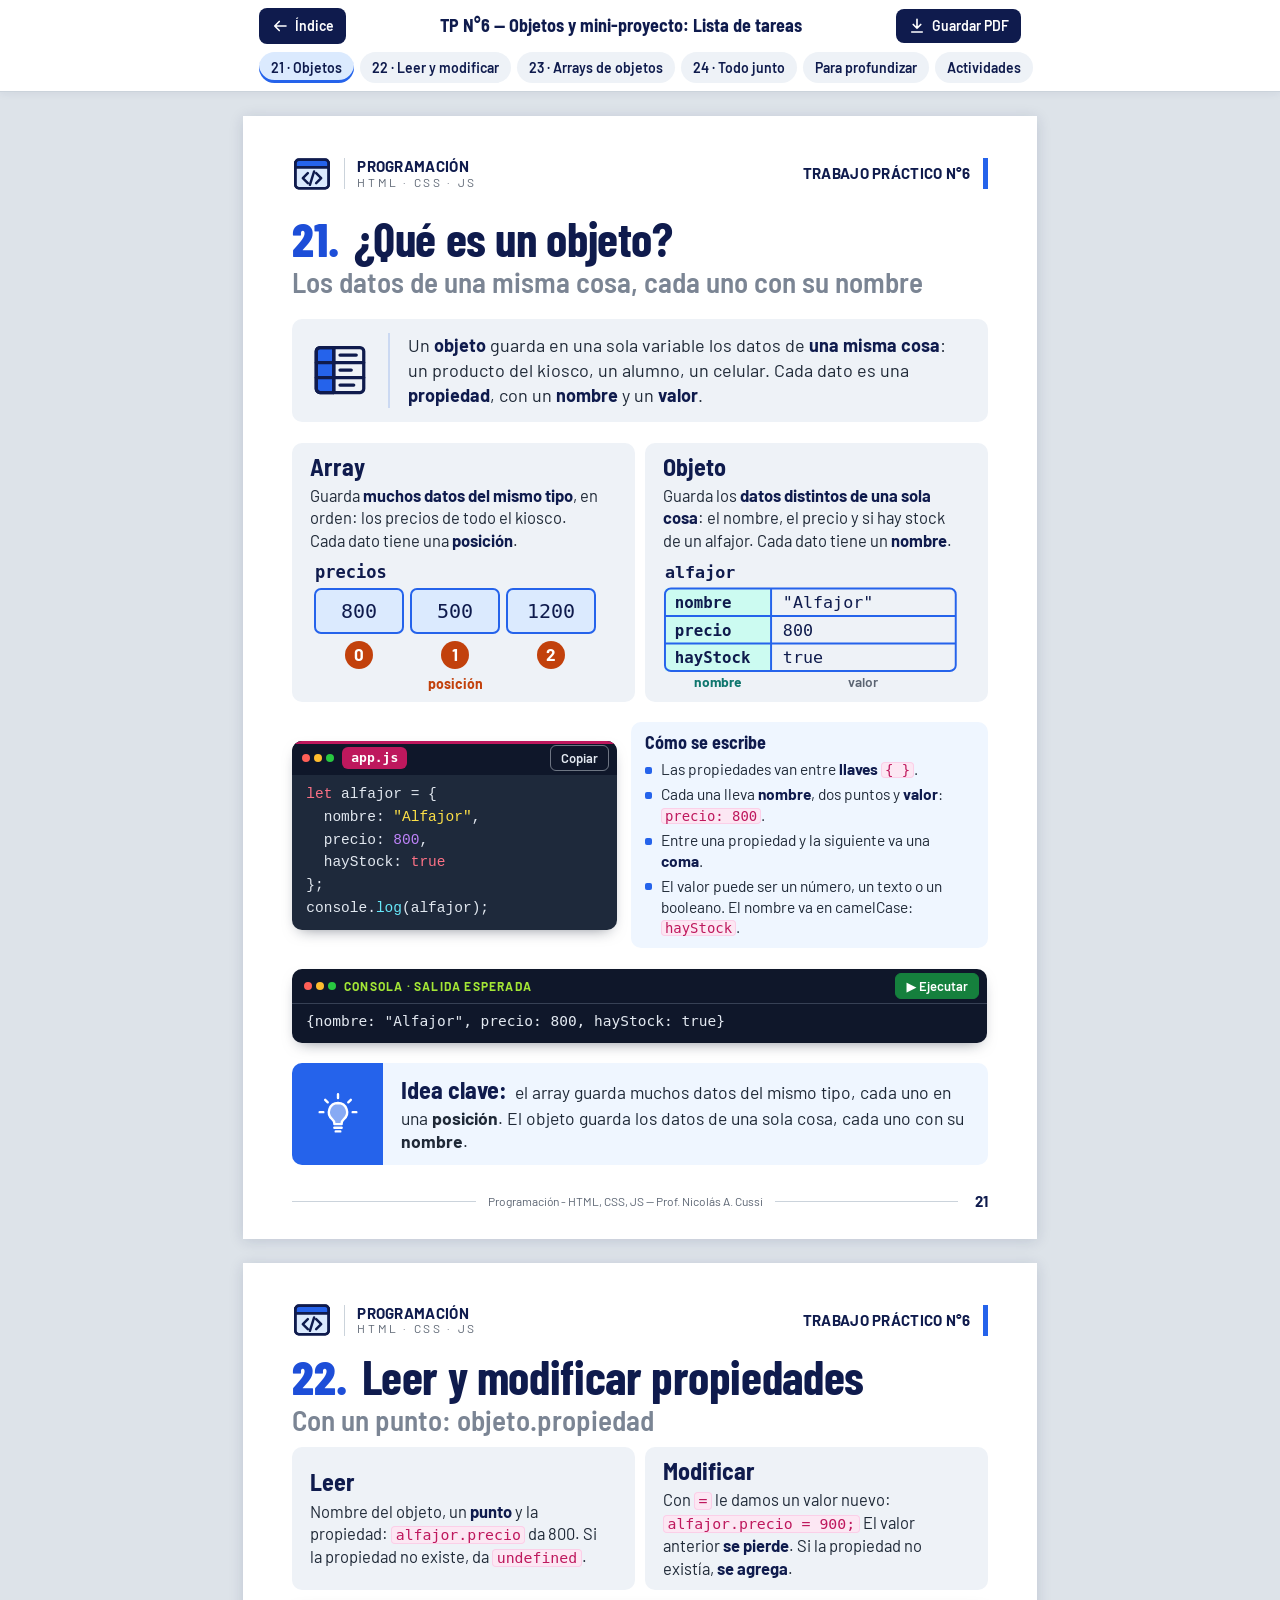
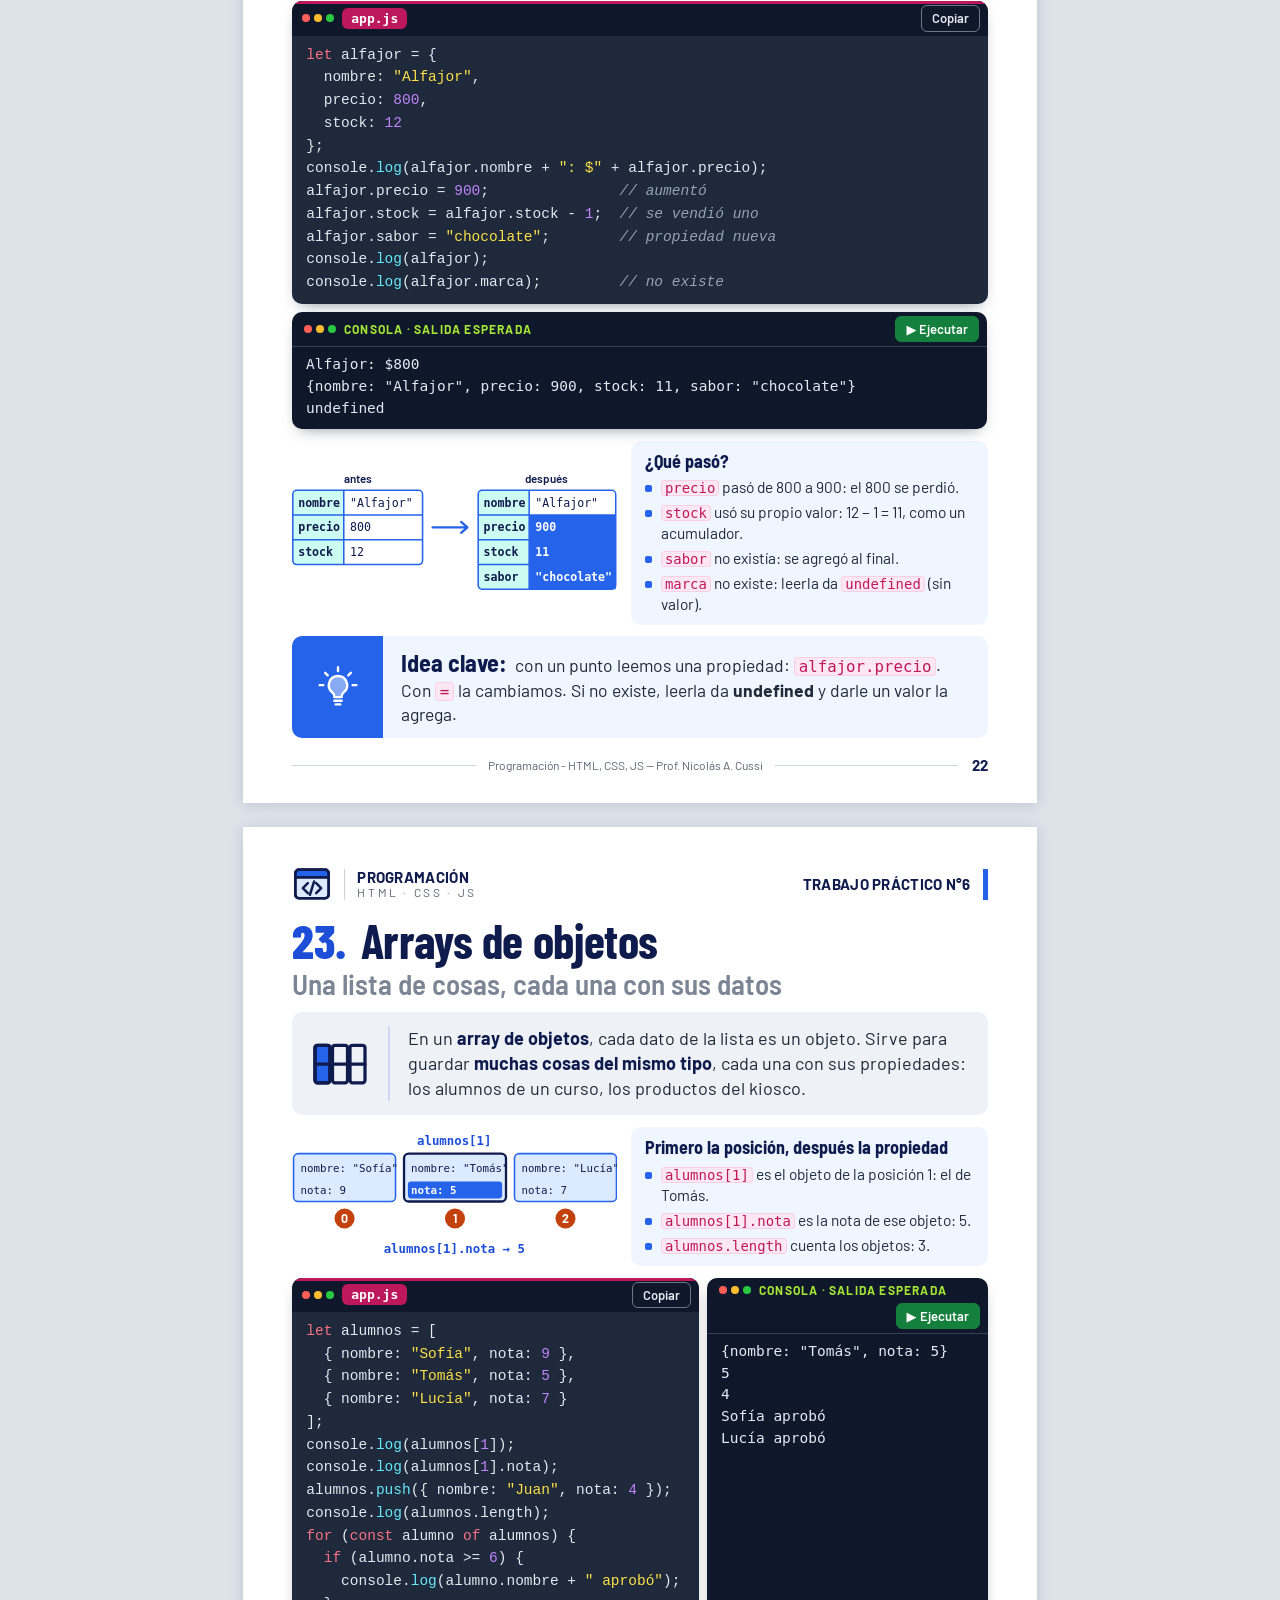
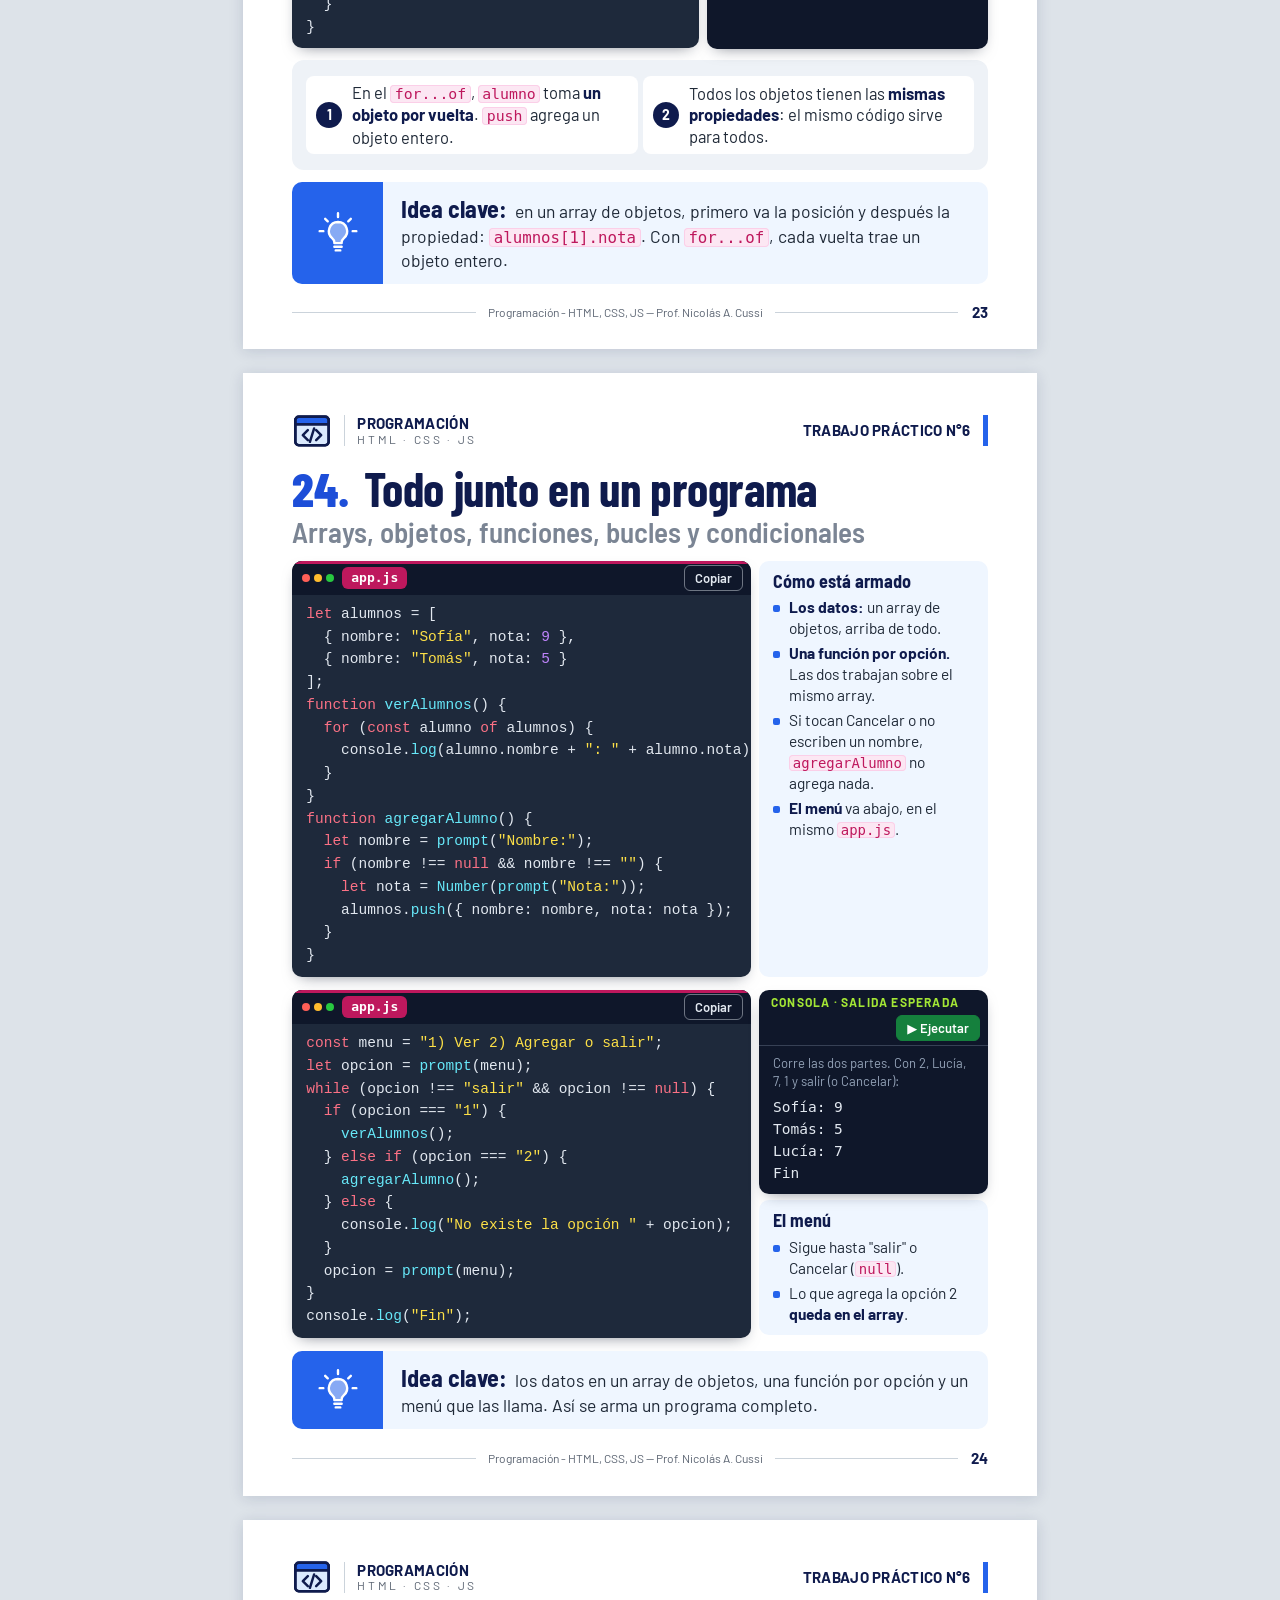
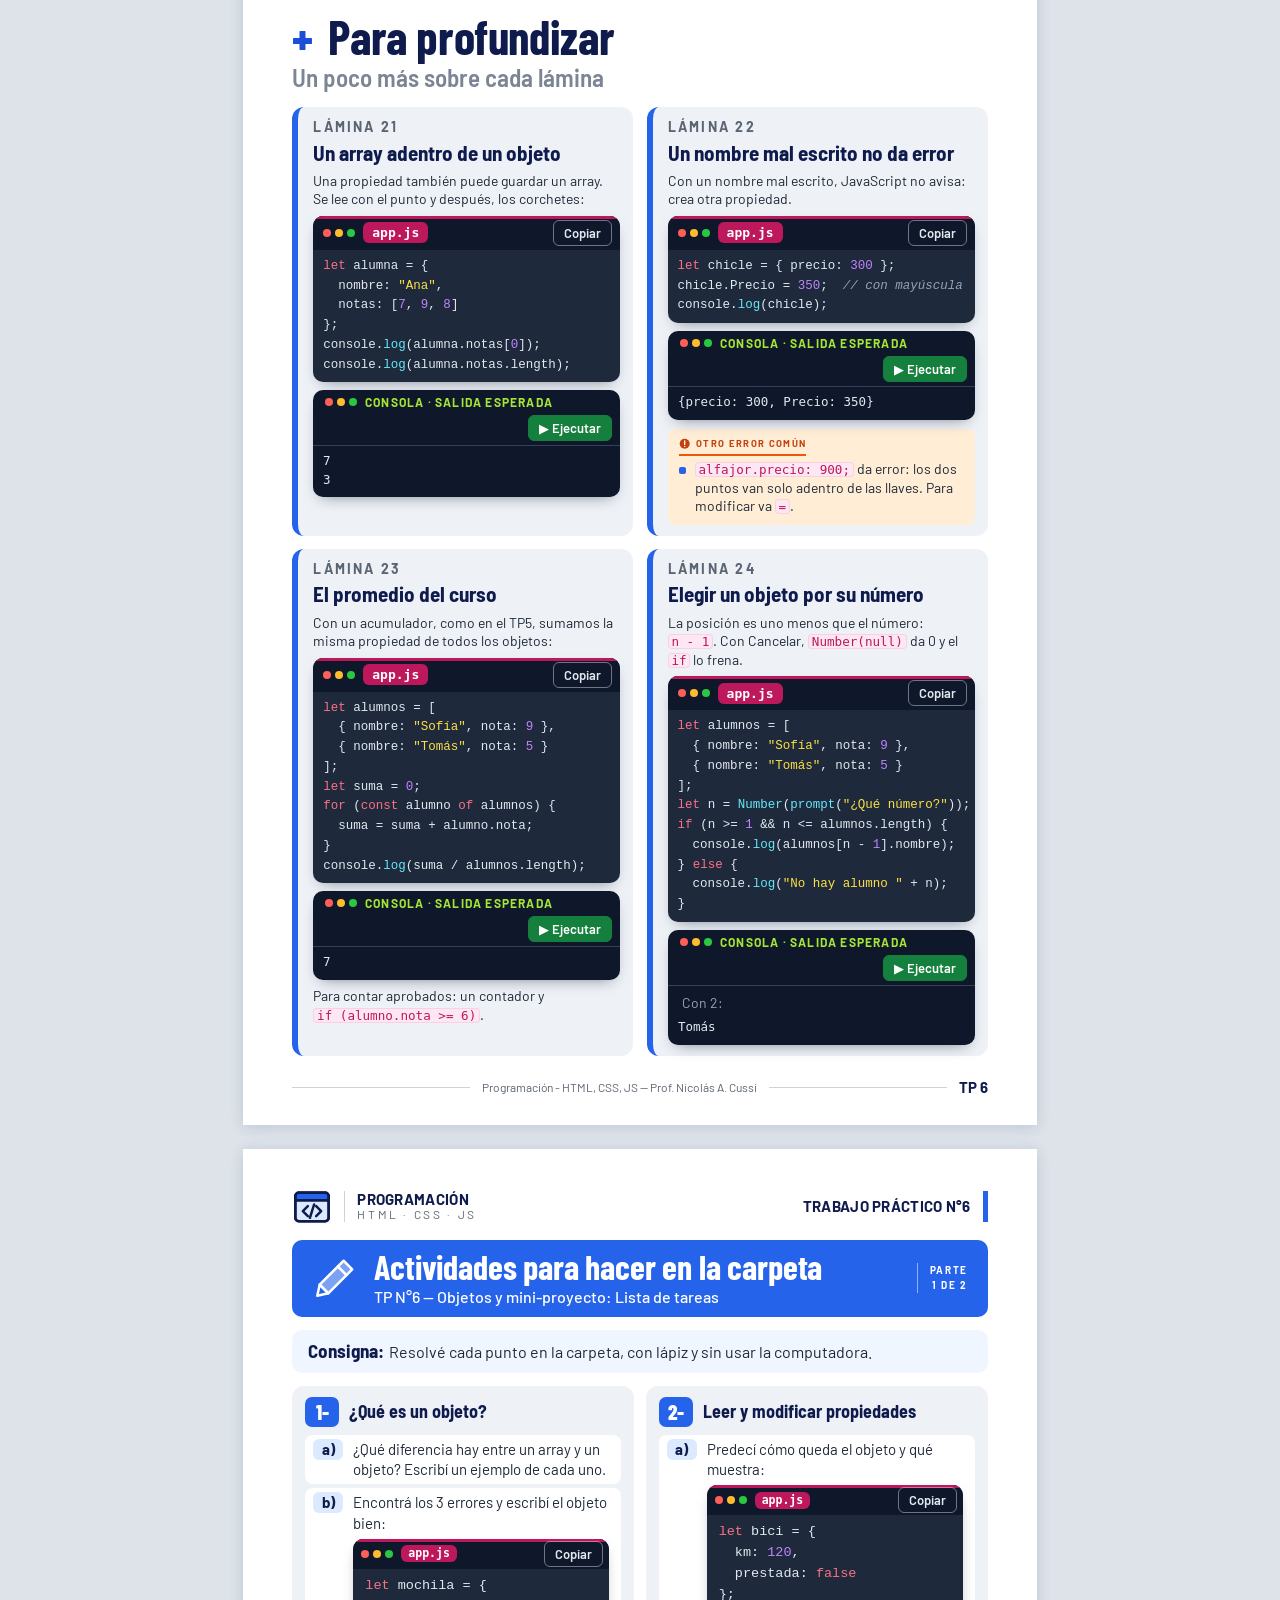
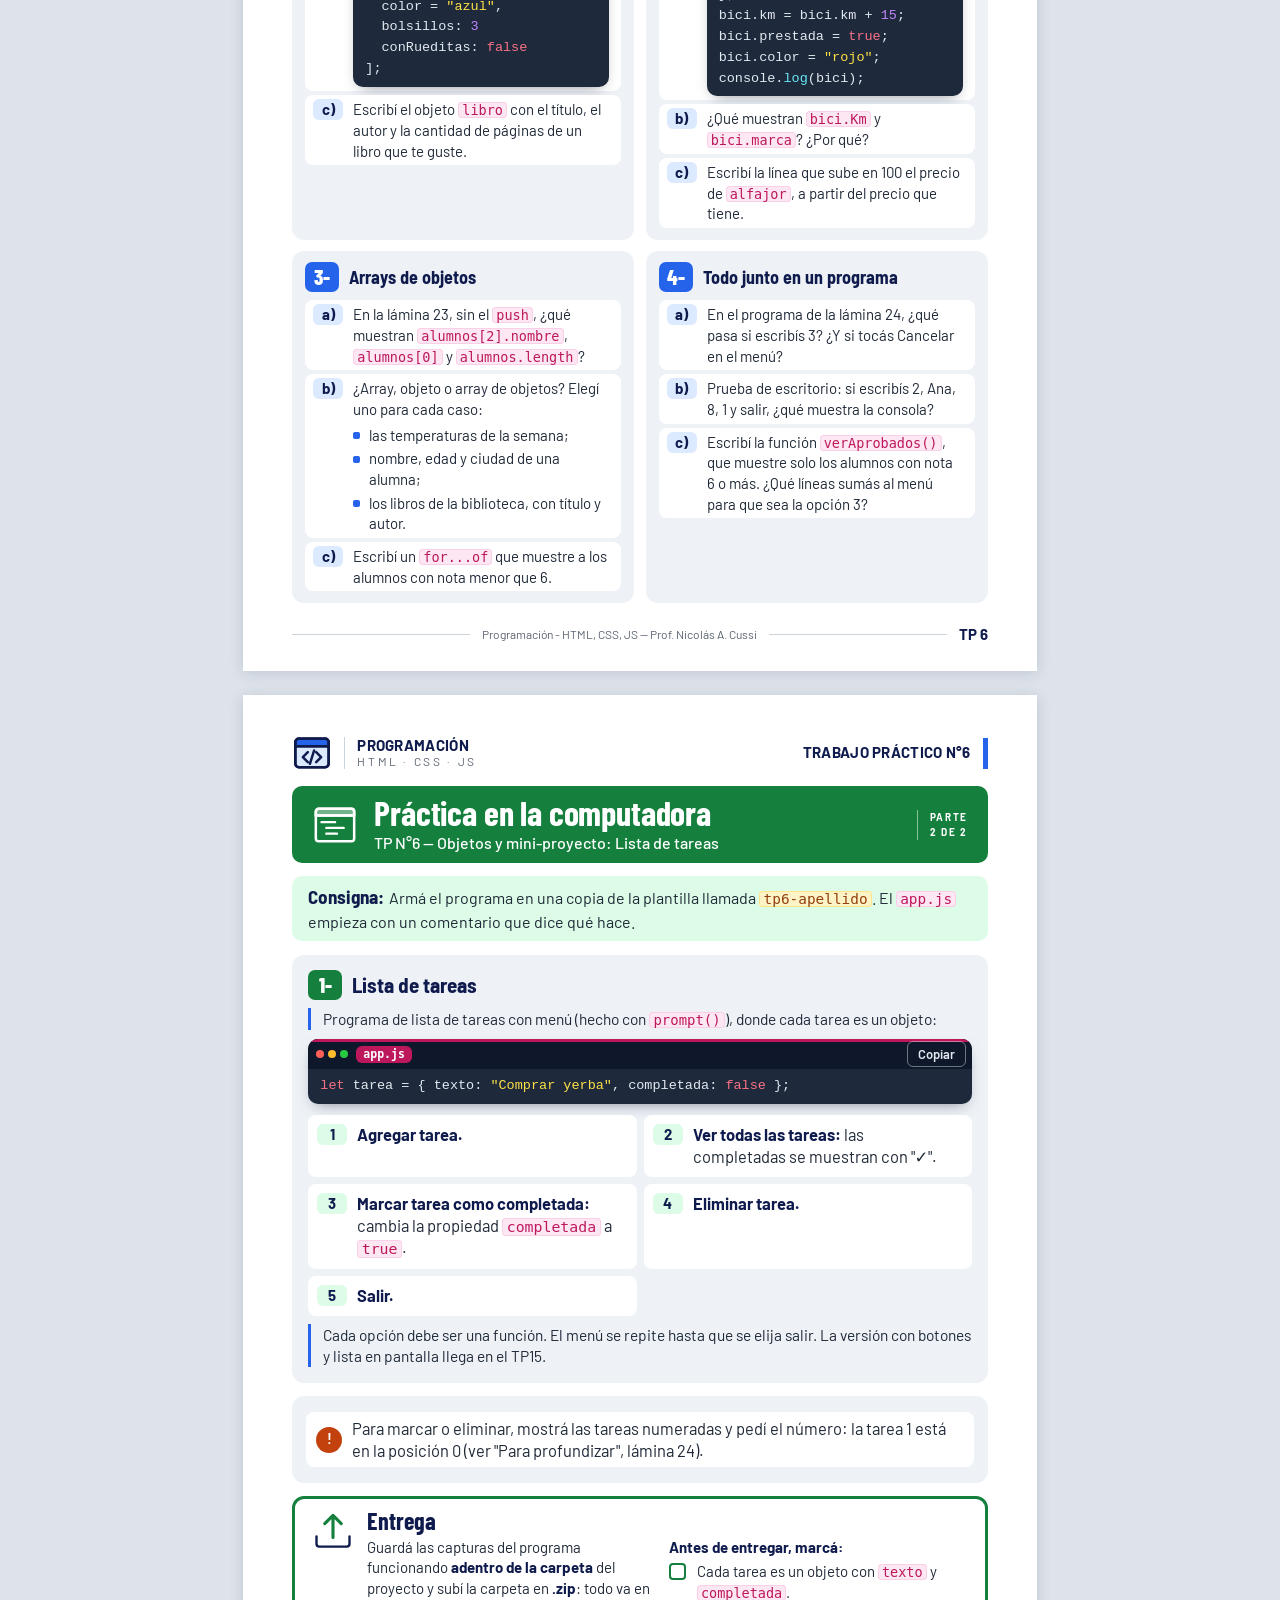
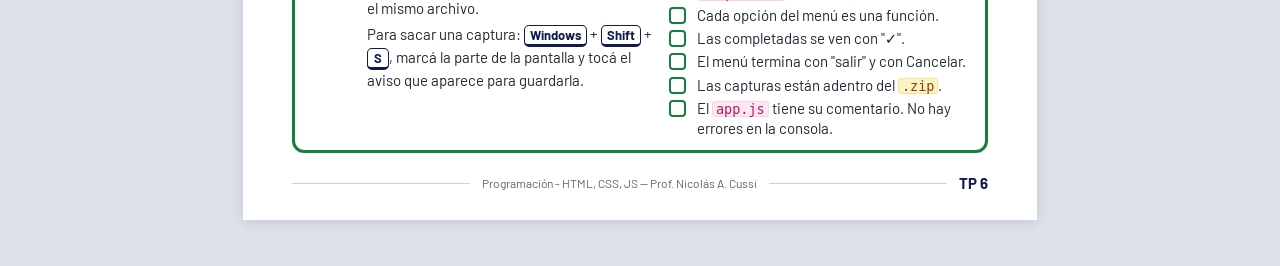
<file: unidades/tp06.html>
<!DOCTYPE html>
<html lang="es-AR">
<head>
  <meta charset="utf-8">
  <meta name="viewport" content="width=device-width, initial-scale=1">
  <title>TP N°6 — Objetos y mini-proyecto: Lista de tareas · Programación - HTML, CSS, JS</title>
  <meta name="description" content="TP N°6 de Programación: objetos literales, leer y modificar propiedades con punto, arrays de objetos y un programa con menú que junta todo lo visto. Prof. Nicolás A. Cussi.">
  <meta name="theme-color" content="#2563EB">
  <link rel="preload" href="../assets/fonts/barlow-latin-400-normal.woff2" as="font" type="font/woff2" crossorigin>
  <link rel="preload" href="../assets/fonts/barlow-semi-condensed-latin-700-normal.woff2" as="font" type="font/woff2" crossorigin>
  <link rel="stylesheet" href="../assets/css/estilos.css">
</head>
<body data-tp="6">

<!-- ====== Íconos ====== -->
<svg width="0" height="0" style="position:absolute" aria-hidden="true" focusable="false">
  <defs>
    <symbol id="i-web" viewBox="0 0 48 48">
      <rect x="4" y="7" width="40" height="34" rx="4" style="fill:var(--ac2, var(--acento-claro))"/>
      <path d="M8 7h32a4 4 0 0 1 4 4v5H4v-5a4 4 0 0 1 4-4z" style="fill:var(--ac)"/>
      <rect x="4" y="7" width="40" height="34" rx="4"/>
      <path d="M4 16h40M19 23l-6 6 6 6M29 23l6 6-6 6M26.5 21l-5 16"/>
    </symbol>
    <symbol id="i-objeto" viewBox="0 0 48 48">
      <path d="M8 6h11v36H8a3 3 0 0 1-3-3V9a3 3 0 0 1 3-3z" style="fill:var(--ac)"/>
      <rect x="5" y="6" width="38" height="36" rx="3"/>
      <path d="M19 6v36M5 18h38M5 30h38M24 12h13M24 24h9M24 36h11"/>
    </symbol>
    <symbol id="i-lista-obj" viewBox="0 0 48 48">
      <rect x="4" y="9" width="12" height="30" rx="2" style="fill:var(--ac)"/>
      <rect x="4" y="9" width="12" height="30" rx="2"/>
      <rect x="18" y="9" width="12" height="30" rx="2"/>
      <rect x="32" y="9" width="12" height="30" rx="2"/>
      <path d="M4 24h12M18 24h12M32 24h12"/>
    </symbol>
    <symbol id="i-importante" viewBox="0 0 48 48">
      <circle cx="24" cy="24" r="21" style="fill:var(--ac);stroke:none"/>
      <path d="M24 12v15M24 35v.5" style="stroke:var(--blanco);stroke-width:5.5"/>
    </symbol>
    <symbol id="i-foco" viewBox="0 0 48 48">
      <path d="M24 2.5v4M10 8.5l2.8 2.8M38 8.5l-2.8 2.8M4 22h4M40 22h4"/>
      <path d="M24 12a10 10 0 0 0-6.2 17.8c1.4 1.2 2.2 2.6 2.2 4.2v1h8v-1c0-1.6.8-3 2.2-4.2A10 10 0 0 0 24 12z" style="fill:var(--ac)"/>
      <path d="M20 39h8M21.5 43h5"/>
    </symbol>
    <symbol id="i-editor" viewBox="0 0 48 48">
      <path d="M7 7h34a3 3 0 0 1 3 3v4H4v-4a3 3 0 0 1 3-3z" style="fill:var(--ac)"/>
      <rect x="4" y="7" width="40" height="34" rx="3"/>
      <path d="M4 14h40M10 21h14M15 27h18M15 33h11"/>
    </symbol>
    <symbol id="i-lapiz" viewBox="0 0 48 48">
      <path d="M33 6l9 9-25 25-9-9z" style="fill:var(--ac)"/>
      <path d="M8 31 5.5 42.5 17 40z"/>
      <path d="M27 12l9 9"/>
    </symbol>
    <symbol id="i-subir" viewBox="0 0 48 48">
      <path d="M6 30v8a3 3 0 0 0 3 3h30a3 3 0 0 0 3-3v-8"/>
      <path d="M24 31V7M15 16l9-9 9 9" style="stroke:var(--ac);stroke-width:3.4"/>
    </symbol>
    <symbol id="i-descarga" viewBox="0 0 24 24">
      <path d="M12 3v12M7 10l5 5 5-5M5 20h14"/>
    </symbol>
    <symbol id="i-atras" viewBox="0 0 24 24">
      <path d="M20 12H5M11 6l-6 6 6 6"/>
    </symbol>
  </defs>
</svg>

<a class="saltar" href="#contenido">Saltar al contenido</a>

<header class="barra">
  <div class="barra__fila">
    <a class="boton barra__volver" href="../index.html"><svg aria-hidden="true" focusable="false"><use href="#i-atras"/></svg><span>Índice</span></a>
    <span class="barra__titulo">TP N°6 — Objetos y mini-proyecto: Lista de tareas</span>
    <button class="boton" type="button" data-imprimir aria-label="Guardar en PDF">
      <svg aria-hidden="true" focusable="false"><use href="#i-descarga"/></svg><span><span class="boton__largo">Guardar </span>PDF</span>
    </button>
  </div>
  <nav class="partes" aria-label="Partes del TP N°6">
    <a href="#pag-21">21 · Objetos</a>
    <a href="#pag-22">22 · Leer y modificar</a>
    <a href="#pag-23">23 · Arrays de objetos</a>
    <a href="#pag-24">24 · Todo junto</a>
    <a href="#profundizar">Para profundizar</a>
    <a href="#actividades">Actividades</a>
  </nav>
</header>

<main id="contenido" class="laminas">
  <h1 class="sr-only">TP N°6 — Objetos y mini-proyecto: Lista de tareas</h1>

  <!-- =================== LÁMINA 21 =================== -->
  <article class="lamina lamina--compacta" id="pag-21" aria-labelledby="t21">
    <div class="cab" aria-hidden="true">
      <svg class="cab__logo"><use href="#i-web"/></svg>
      <div class="cab__marca"><b>PROGRAMACIÓN</b><span>HTML · CSS · JS</span></div>
      <div class="cab__lema"><span class="cab__lema-largo">TRABAJO PRÁCTICO </span><span class="cab__lema-corto">TP </span><span class="cab__lema-n">N°6</span></div>
      <span class="cab__raya"></span>
    </div>

    <div class="tit">
      <h2 class="tit__h" id="t21"><span class="tit__num">21.</span> ¿Qué es un objeto?</h2>
      <p class="tit__sub">Los datos de una misma cosa, cada uno con su nombre</p>
    </div>

    <div class="intro">
      <svg class="ico ico--xl" aria-hidden="true" focusable="false"><use href="#i-objeto"/></svg>
      <p>Un <strong>objeto</strong> guarda en una sola variable los datos de <strong>una misma cosa</strong>: un producto del kiosco, un alumno, un celular. Cada dato es una <strong>propiedad</strong>, con un <strong>nombre</strong> y un <strong>valor</strong>.</p>
    </div>

    <ul class="comparar comparar--esquema">
      <li><div><h3>Array</h3><p>Guarda <strong>muchos datos del mismo tipo</strong>, en orden: los precios de todo el kiosco. Cada dato tiene una <strong>posición</strong>.</p>
        <figure class="esquema">
          <svg viewBox="0 0 290 130" style="max-width:290px" role="img" aria-labelledby="esq21a">
            <title id="esq21a">El array precios guarda tres datos del mismo tipo: 800 en la posición 0, 500 en la posición 1 y 1200 en la posición 2.</title>
            <text x="2" y="17" style="font-family:var(--fuente-codigo);font-size:17px;font-weight:700;fill:var(--tinta)">precios</text>
            <g style="fill:var(--acento-claro);stroke:var(--acento);stroke-width:2">
              <rect x="2" y="28" width="88" height="44" rx="6"/>
              <rect x="98" y="28" width="88" height="44" rx="6"/>
              <rect x="194" y="28" width="88" height="44" rx="6"/>
            </g>
            <g style="font-family:var(--fuente-codigo);font-size:20px;fill:var(--tinta)" text-anchor="middle">
              <text x="46" y="57">800</text>
              <text x="142" y="57">500</text>
              <text x="238" y="57">1200</text>
            </g>
            <g style="fill:var(--naranja-texto)">
              <circle cx="46" cy="94" r="14"/>
              <circle cx="142" cy="94" r="14"/>
              <circle cx="238" cy="94" r="14"/>
            </g>
            <g class="tt tt--claro" style="font-size:17px;font-weight:700" text-anchor="middle">
              <text x="46" y="100">0</text>
              <text x="142" y="100">1</text>
              <text x="238" y="100">2</text>
            </g>
            <text class="tt" x="142" y="128" text-anchor="middle" style="font-size:14px;font-weight:700;fill:var(--naranja-texto)">posición</text>
          </svg>
        </figure></div></li>
      <li><div><h3>Objeto</h3><p>Guarda los <strong>datos distintos de una sola cosa</strong>: el nombre, el precio y si hay stock de un alfajor. Cada dato tiene un <strong>nombre</strong>.</p>
        <figure class="esquema">
          <svg viewBox="0 0 300 130" style="max-width:300px" role="img" aria-labelledby="esq21b">
            <title id="esq21b">El objeto alfajor guarda tres datos distintos de un mismo producto, cada uno con su nombre: nombre vale "Alfajor", precio vale 800 y hayStock vale true.</title>
            <text x="2" y="17" style="font-family:var(--fuente-codigo);font-size:17px;font-weight:700;fill:var(--tinta)">alfajor</text>
            <rect x="2" y="28" width="108" height="84" style="fill:var(--turquesa-claro)"/>
            <rect x="2" y="28" width="296" height="84" rx="6" style="fill:none;stroke:var(--acento);stroke-width:2"/>
            <path d="M110 28v84M2 56h296M2 84h296" style="fill:none;stroke:var(--acento);stroke-width:2"/>
            <g style="font-family:var(--fuente-codigo);font-size:16px;font-weight:700;fill:var(--tinta)">
              <text x="12" y="48">nombre</text>
              <text x="12" y="76">precio</text>
              <text x="12" y="104">hayStock</text>
            </g>
            <g style="font-family:var(--fuente-codigo);font-size:17px;fill:var(--tinta)">
              <text x="122" y="48">"Alfajor"</text>
              <text x="122" y="76">800</text>
              <text x="122" y="104">true</text>
            </g>
            <g class="tt" style="font-size:14px;fill:var(--gris)" text-anchor="middle">
              <text x="56" y="128" style="font-weight:700;fill:var(--turquesa-texto)">nombre</text>
              <text x="204" y="128">valor</text>
            </g>
          </svg>
        </figure></div></li>
    </ul>

    <div class="esquema-par">
      <figure class="codigo codigo--js" id="ej-21">
        <figcaption><span class="codigo__archivo">app.js</span></figcaption>
        <pre tabindex="0" aria-label="Código de app.js"><code><span class="c-etq">let</span> alfajor = {
  nombre: <span class="c-str">"Alfajor"</span>,
  precio: <span class="c-num">800</span>,
  hayStock: <span class="c-etq">true</span>
};
console.<span class="c-fun">log</span>(alfajor);</code></pre>
      </figure>
      <aside class="esquema-nota" aria-labelledby="n21">
        <h3 id="n21">Cómo se escribe</h3>
        <ul class="pf__lista">
          <li>Las propiedades van entre <strong>llaves</strong> <code class="cod-js">{ }</code>.</li>
          <li>Cada una lleva <strong>nombre</strong>, dos puntos y <strong>valor</strong>: <code class="cod-js">precio: 800</code>.</li>
          <li>Entre una propiedad y la siguiente va una <strong>coma</strong>.</li>
          <li>El valor puede ser un número, un texto o un booleano. El nombre va en camelCase: <code class="cod-js">hayStock</code>.</li>
        </ul>
      </aside>
    </div>
    <div class="consola" data-codigo="ej-21">
      <div class="consola__barra"><span class="consola__titulo">Consola<span class="consola__estado"> · salida esperada</span></span></div>
      <pre class="consola__salida" tabindex="0" aria-live="polite" aria-label="Salida de la consola">{nombre: "Alfajor", precio: 800, hayStock: true}</pre>
    </div>

    <aside class="idea" aria-label="Idea clave">
      <span class="idea__ico"><svg class="ico" aria-hidden="true" focusable="false"><use href="#i-foco"/></svg></span>
      <p><strong>Idea clave:</strong> el array guarda muchos datos del mismo tipo, cada uno en una <b>posición</b>. El objeto guarda los datos de una sola cosa, cada uno con su <b>nombre</b>.</p>
    </aside>

    <footer class="pie">
      <span class="pie__linea"></span>
      <span>Programación - HTML, CSS, JS — Prof. Nicolás A. Cussi</span>
      <span class="pie__linea"></span>
      <span class="pie__num" aria-label="Página 21">21</span>
    </footer>
  </article>

  <!-- =================== LÁMINA 22 =================== -->
  <article class="lamina lamina--compacta" id="pag-22" aria-labelledby="t22">
    <div class="cab" aria-hidden="true">
      <svg class="cab__logo"><use href="#i-web"/></svg>
      <div class="cab__marca"><b>PROGRAMACIÓN</b><span>HTML · CSS · JS</span></div>
      <div class="cab__lema"><span class="cab__lema-largo">TRABAJO PRÁCTICO </span><span class="cab__lema-corto">TP </span><span class="cab__lema-n">N°6</span></div>
      <span class="cab__raya"></span>
    </div>

    <div class="tit">
      <h2 class="tit__h" id="t22"><span class="tit__num">22.</span> Leer y modificar propiedades</h2>
      <p class="tit__sub">Con un punto: objeto.propiedad</p>
    </div>

    <ul class="comparar">
      <li><div><h3>Leer</h3><p>Nombre del objeto, un <strong>punto</strong> y la propiedad: <code class="cod-js">alfajor.precio</code> da 800. Si la propiedad no existe, da <code class="cod-js">undefined</code>.</p></div></li>
      <li><div><h3>Modificar</h3><p>Con <code class="cod-js">=</code> le damos un valor nuevo: <code class="cod-js">alfajor.precio = 900;</code> El valor anterior <strong>se pierde</strong>. Si la propiedad no existía, <strong>se agrega</strong>.</p></div></li>
    </ul>

    <div class="ej ej--apilado">
      <figure class="codigo codigo--js" id="ej-22">
        <figcaption><span class="codigo__archivo">app.js</span></figcaption>
        <pre tabindex="0" aria-label="Código de app.js"><code><span class="c-etq">let</span> alfajor = {
  nombre: <span class="c-str">"Alfajor"</span>,
  precio: <span class="c-num">800</span>,
  stock: <span class="c-num">12</span>
};
console.<span class="c-fun">log</span>(alfajor.nombre + <span class="c-str">": $"</span> + alfajor.precio);
alfajor.precio = <span class="c-num">900</span>;               <span class="c-com">// aumentó</span>
alfajor.stock = alfajor.stock - <span class="c-num">1</span>;  <span class="c-com">// se vendió uno</span>
alfajor.sabor = <span class="c-str">"chocolate"</span>;        <span class="c-com">// propiedad nueva</span>
console.<span class="c-fun">log</span>(alfajor);
console.<span class="c-fun">log</span>(alfajor.marca);         <span class="c-com">// no existe</span></code></pre>
      </figure>
      <div class="consola" data-codigo="ej-22">
        <div class="consola__barra"><span class="consola__titulo">Consola<span class="consola__estado"> · salida esperada</span></span></div>
        <pre class="consola__salida" tabindex="0" aria-live="polite" aria-label="Salida de la consola">Alfajor: $800
{nombre: "Alfajor", precio: 900, stock: 11, sabor: "chocolate"}
undefined</pre>
      </div>
    </div>

    <div class="esquema-par">
    <figure class="esquema">
      <svg viewBox="0 0 420 160" style="max-width:420px;margin:0 auto;display:block" role="img" aria-labelledby="esq22">
        <title id="esq22">El objeto alfajor antes y después de modificarlo. Antes: nombre vale "Alfajor", precio 800 y stock 12. Después: nombre sigue igual, precio vale 900, stock vale 11 y hay una propiedad nueva, sabor, que vale "chocolate".</title>
        <g class="tt" style="font-size:15px" text-anchor="middle">
          <text x="85" y="15">antes</text>
          <text x="330" y="15">después</text>
        </g>
        <g style="fill:var(--turquesa-claro)">
          <rect x="1" y="25" width="66" height="96"/>
          <rect x="241" y="25" width="66" height="128"/>
        </g>
        <g style="fill:var(--acento)">
          <rect x="307" y="57" width="112" height="64"/>
          <rect x="307" y="121" width="112" height="32"/>
        </g>
        <g style="fill:none;stroke:var(--acento);stroke-width:2">
          <rect x="1" y="25" width="168" height="96" rx="5"/>
          <rect x="241" y="25" width="178" height="128" rx="5"/>
          <path d="M67 25v96M1 57h168M1 89h168M307 25v128M241 57h178M241 89h178M241 121h178"/>
        </g>
        <g style="font-family:var(--fuente-codigo);font-size:15px;font-weight:700;fill:var(--tinta)">
          <text x="8" y="46">nombre</text>
          <text x="8" y="78">precio</text>
          <text x="8" y="110">stock</text>
          <text x="248" y="46">nombre</text>
          <text x="248" y="78">precio</text>
          <text x="248" y="110">stock</text>
          <text x="248" y="142">sabor</text>
        </g>
        <g style="font-family:var(--fuente-codigo);font-size:15px;fill:var(--tinta)">
          <text x="75" y="46">"Alfajor"</text>
          <text x="75" y="78">800</text>
          <text x="75" y="110">12</text>
          <text x="315" y="46">"Alfajor"</text>
        </g>
        <g style="font-family:var(--fuente-codigo);font-size:15px;font-weight:700;fill:var(--blanco)">
          <text x="315" y="78">900</text>
          <text x="315" y="110">11</text>
          <text x="315" y="142">"chocolate"</text>
        </g>
        <path d="M182 73h44M219 66l8 7-8 7" style="fill:none;stroke:var(--acento);stroke-width:3;stroke-linecap:round;stroke-linejoin:round"/>
      </svg>
    </figure>
    <aside class="esquema-nota" aria-labelledby="n22">
      <h3 id="n22">¿Qué pasó?</h3>
      <ul class="pf__lista">
        <li><code class="cod-js">precio</code> pasó de 800 a 900: el 800 se perdió.</li>
        <li><code class="cod-js">stock</code> usó su propio valor: 12 − 1 = 11, como un acumulador.</li>
        <li><code class="cod-js">sabor</code> no existía: se agregó al final.</li>
        <li><code class="cod-js">marca</code> no existe: leerla da <code class="cod-js">undefined</code> (sin valor).</li>
      </ul>
    </aside>
    </div>

    <aside class="idea" aria-label="Idea clave">
      <span class="idea__ico"><svg class="ico" aria-hidden="true" focusable="false"><use href="#i-foco"/></svg></span>
      <p><strong>Idea clave:</strong> con un punto leemos una propiedad: <code class="cod-js">alfajor.precio</code>. Con <code class="cod-js">=</code> la cambiamos. Si no existe, leerla da <b>undefined</b> y darle un valor la agrega.</p>
    </aside>

    <footer class="pie">
      <span class="pie__linea"></span>
      <span>Programación - HTML, CSS, JS — Prof. Nicolás A. Cussi</span>
      <span class="pie__linea"></span>
      <span class="pie__num" aria-label="Página 22">22</span>
    </footer>
  </article>

  <!-- =================== LÁMINA 23 =================== -->
  <article class="lamina lamina--compacta" id="pag-23" aria-labelledby="t23">
    <div class="cab" aria-hidden="true">
      <svg class="cab__logo"><use href="#i-web"/></svg>
      <div class="cab__marca"><b>PROGRAMACIÓN</b><span>HTML · CSS · JS</span></div>
      <div class="cab__lema"><span class="cab__lema-largo">TRABAJO PRÁCTICO </span><span class="cab__lema-corto">TP </span><span class="cab__lema-n">N°6</span></div>
      <span class="cab__raya"></span>
    </div>

    <div class="tit">
      <h2 class="tit__h" id="t23"><span class="tit__num">23.</span> Arrays de objetos</h2>
      <p class="tit__sub">Una lista de cosas, cada una con sus datos</p>
    </div>

    <div class="intro">
      <svg class="ico ico--xl" aria-hidden="true" focusable="false"><use href="#i-lista-obj"/></svg>
      <p>En un <strong>array de objetos</strong>, cada dato de la lista es un objeto. Sirve para guardar <strong>muchas cosas del mismo tipo</strong>, cada una con sus propiedades: los alumnos de un curso, los productos del kiosco.</p>
    </div>

    <div class="esquema-par">
    <figure class="esquema">
      <svg viewBox="0 0 420 166" style="max-width:420px;margin:0 auto;display:block" role="img" aria-labelledby="esq23">
        <title id="esq23">El array alumnos tiene 3 objetos: en la posición 0, Sofía con nota 9; en la posición 1, Tomás con nota 5; en la posición 2, Lucía con nota 7. alumnos[1] es el objeto de Tomás, y alumnos[1].nota es 5.</title>
        <text x="210" y="17" text-anchor="middle" style="font-family:var(--fuente-codigo);font-size:16px;font-weight:700;fill:var(--acento-numero)">alumnos[1]</text>
        <g style="fill:var(--acento-claro);stroke:var(--acento);stroke-width:2">
          <rect x="2" y="28" width="132" height="62" rx="6"/>
          <rect x="288" y="28" width="132" height="62" rx="6"/>
        </g>
        <rect x="145" y="28" width="132" height="62" rx="6" style="fill:var(--acento-claro);stroke:var(--tinta);stroke-width:3"/>
        <rect x="150" y="64" width="122" height="22" rx="4" style="fill:var(--acento)"/>
        <g style="font-family:var(--fuente-codigo);font-size:14px;fill:var(--tinta)">
          <text x="11" y="52">nombre: "Sofía"</text>
          <text x="11" y="80">nota: 9</text>
          <text x="154" y="52">nombre: "Tomás"</text>
          <text x="297" y="52">nombre: "Lucía"</text>
          <text x="297" y="80">nota: 7</text>
        </g>
        <text x="154" y="80" style="font-family:var(--fuente-codigo);font-size:14px;font-weight:700;fill:var(--blanco)">nota: 5</text>
        <g style="fill:var(--naranja-texto)">
          <circle cx="68" cy="112" r="13"/>
          <circle cx="211" cy="112" r="13"/>
          <circle cx="354" cy="112" r="13"/>
        </g>
        <g class="tt tt--claro" style="font-size:16px;font-weight:700" text-anchor="middle">
          <text x="68" y="118">0</text>
          <text x="211" y="118">1</text>
          <text x="354" y="118">2</text>
        </g>
        <text x="210" y="156" text-anchor="middle" style="font-family:var(--fuente-codigo);font-size:16px;font-weight:700;fill:var(--acento-numero)">alumnos[1].nota → 5</text>
      </svg>
    </figure>
    <aside class="esquema-nota" aria-labelledby="n23">
      <h3 id="n23">Primero la posición, después la propiedad</h3>
      <ul class="pf__lista">
        <li><code class="cod-js">alumnos[1]</code> es el objeto de la posición 1: el de Tomás.</li>
        <li><code class="cod-js">alumnos[1].nota</code> es la nota de ese objeto: 5.</li>
        <li><code class="cod-js">alumnos.length</code> cuenta los objetos: 3.</li>
      </ul>
    </aside>
    </div>

    <div class="ej">
      <figure class="codigo codigo--js" id="ej-23">
        <figcaption><span class="codigo__archivo">app.js</span></figcaption>
        <pre tabindex="0" aria-label="Código de app.js"><code><span class="c-etq">let</span> alumnos = [
  { nombre: <span class="c-str">"Sofía"</span>, nota: <span class="c-num">9</span> },
  { nombre: <span class="c-str">"Tomás"</span>, nota: <span class="c-num">5</span> },
  { nombre: <span class="c-str">"Lucía"</span>, nota: <span class="c-num">7</span> }
];
console.<span class="c-fun">log</span>(alumnos[<span class="c-num">1</span>]);
console.<span class="c-fun">log</span>(alumnos[<span class="c-num">1</span>].nota);
alumnos.<span class="c-fun">push</span>({ nombre: <span class="c-str">"Juan"</span>, nota: <span class="c-num">4</span> });
console.<span class="c-fun">log</span>(alumnos.length);
<span class="c-etq">for</span> (<span class="c-etq">const</span> alumno <span class="c-etq">of</span> alumnos) {
  <span class="c-etq">if</span> (alumno.nota &gt;= <span class="c-num">6</span>) {
    console.<span class="c-fun">log</span>(alumno.nombre + <span class="c-str">" aprobó"</span>);
  }
}</code></pre>
      </figure>
      <div class="consola" data-codigo="ej-23">
        <div class="consola__barra"><span class="consola__titulo">Consola<span class="consola__estado"> · salida esperada</span></span></div>
        <pre class="consola__salida" tabindex="0" aria-live="polite" aria-label="Salida de la consola">{nombre: "Tomás", nota: 5}
5
4
Sofía aprobó
Lucía aprobó</pre>
      </div>
    </div>

    <section class="panel" aria-label="Qué pasó en el ejemplo">
      <ol class="puntos puntos--2col">
        <li><span class="puntos__n" aria-hidden="true">1</span><span>En el <code class="cod-js">for...of</code>, <code class="cod-js">alumno</code> toma <strong>un objeto por vuelta</strong>. <code class="cod-js">push</code> agrega un objeto entero.</span></li>
        <li><span class="puntos__n" aria-hidden="true">2</span><span>Todos los objetos tienen las <strong>mismas propiedades</strong>: el mismo código sirve para todos.</span></li>
      </ol>
    </section>

    <aside class="idea" aria-label="Idea clave">
      <span class="idea__ico"><svg class="ico" aria-hidden="true" focusable="false"><use href="#i-foco"/></svg></span>
      <p><strong>Idea clave:</strong> en un array de objetos, primero va la posición y después la propiedad: <code class="cod-js">alumnos[1].nota</code>. Con <code class="cod-js">for...of</code>, cada vuelta trae un objeto entero.</p>
    </aside>

    <footer class="pie">
      <span class="pie__linea"></span>
      <span>Programación - HTML, CSS, JS — Prof. Nicolás A. Cussi</span>
      <span class="pie__linea"></span>
      <span class="pie__num" aria-label="Página 23">23</span>
    </footer>
  </article>

  <!-- =================== LÁMINA 24 =================== -->
  <article class="lamina lamina--compacta" id="pag-24" aria-labelledby="t24">
    <div class="cab" aria-hidden="true">
      <svg class="cab__logo"><use href="#i-web"/></svg>
      <div class="cab__marca"><b>PROGRAMACIÓN</b><span>HTML · CSS · JS</span></div>
      <div class="cab__lema"><span class="cab__lema-largo">TRABAJO PRÁCTICO </span><span class="cab__lema-corto">TP </span><span class="cab__lema-n">N°6</span></div>
      <span class="cab__raya"></span>
    </div>

    <div class="tit">
      <h2 class="tit__h" id="t24"><span class="tit__num">24.</span> Todo junto en un programa</h2>
      <p class="tit__sub">Arrays, objetos, funciones, bucles y condicionales</p>
    </div>

    <div class="ej ej--ancho">
      <figure class="codigo codigo--js" id="ej-24a">
        <figcaption><span class="codigo__archivo">app.js</span></figcaption>
        <pre tabindex="0" aria-label="Código de app.js, primera parte: los datos y las funciones"><code><span class="c-etq">let</span> alumnos = [
  { nombre: <span class="c-str">"Sofía"</span>, nota: <span class="c-num">9</span> },
  { nombre: <span class="c-str">"Tomás"</span>, nota: <span class="c-num">5</span> }
];
<span class="c-etq">function</span> <span class="c-fun">verAlumnos</span>() {
  <span class="c-etq">for</span> (<span class="c-etq">const</span> alumno <span class="c-etq">of</span> alumnos) {
    console.<span class="c-fun">log</span>(alumno.nombre + <span class="c-str">": "</span> + alumno.nota);
  }
}
<span class="c-etq">function</span> <span class="c-fun">agregarAlumno</span>() {
  <span class="c-etq">let</span> nombre = <span class="c-fun">prompt</span>(<span class="c-str">"Nombre:"</span>);
  <span class="c-etq">if</span> (nombre !== <span class="c-etq">null</span> &amp;&amp; nombre !== <span class="c-str">""</span>) {
    <span class="c-etq">let</span> nota = <span class="c-fun">Number</span>(<span class="c-fun">prompt</span>(<span class="c-str">"Nota:"</span>));
    alumnos.<span class="c-fun">push</span>({ nombre: nombre, nota: nota });
  }
}</code></pre>
      </figure>
      <aside class="esquema-nota" aria-labelledby="n24">
        <h3 id="n24">Cómo está armado</h3>
        <ul class="pf__lista">
          <li><strong>Los datos:</strong> un array de objetos, arriba de todo.</li>
          <li><strong>Una función por opción.</strong> Las dos trabajan sobre el mismo array.</li>
          <li>Si tocan Cancelar o no escriben un nombre, <code class="cod-js">agregarAlumno</code> no agrega nada.</li>
          <li><strong>El menú</strong> va abajo, en el mismo <code class="cod-js">app.js</code>.</li>
        </ul>
      </aside>
    </div>

    <div class="ej ej--ancho">
      <figure class="codigo codigo--js" id="ej-24b">
        <figcaption><span class="codigo__archivo">app.js</span></figcaption>
        <pre tabindex="0" aria-label="Código de app.js, segunda parte: el menú"><code><span class="c-etq">const</span> menu = <span class="c-str">"1) Ver 2) Agregar o salir"</span>;
<span class="c-etq">let</span> opcion = <span class="c-fun">prompt</span>(menu);
<span class="c-etq">while</span> (opcion !== <span class="c-str">"salir"</span> &amp;&amp; opcion !== <span class="c-etq">null</span>) {
  <span class="c-etq">if</span> (opcion === <span class="c-str">"1"</span>) {
    <span class="c-fun">verAlumnos</span>();
  } <span class="c-etq">else if</span> (opcion === <span class="c-str">"2"</span>) {
    <span class="c-fun">agregarAlumno</span>();
  } <span class="c-etq">else</span> {
    console.<span class="c-fun">log</span>(<span class="c-str">"No existe la opción "</span> + opcion);
  }
  opcion = <span class="c-fun">prompt</span>(menu);
}
console.<span class="c-fun">log</span>(<span class="c-str">"Fin"</span>);</code></pre>
      </figure>
      <div class="ej-col">
        <div class="consola" data-codigo="ej-24a ej-24b">
          <div class="consola__barra"><span class="consola__titulo">Consola<span class="consola__estado"> · salida esperada</span></span></div>
          <p class="consola__nota">Corre las dos partes. Con 2, Lucía, 7, 1 y salir (o Cancelar):</p>
          <pre class="consola__salida" tabindex="0" aria-live="polite" aria-label="Salida de la consola">Sofía: 9
Tomás: 5
Lucía: 7
Fin</pre>
        </div>
        <aside class="esquema-nota" aria-labelledby="n24b">
          <h3 id="n24b">El menú</h3>
          <ul class="pf__lista">
            <li>Sigue hasta "salir" o Cancelar (<code class="cod-js">null</code>).</li>
            <li>Lo que agrega la opción 2 <strong>queda en el array</strong>.</li>
          </ul>
        </aside>
      </div>
    </div>

    <aside class="idea" aria-label="Idea clave">
      <span class="idea__ico"><svg class="ico" aria-hidden="true" focusable="false"><use href="#i-foco"/></svg></span>
      <p><strong>Idea clave:</strong> los datos en un array de objetos, una función por opción y un menú que las llama. Así se arma un programa completo.</p>
    </aside>

    <footer class="pie">
      <span class="pie__linea"></span>
      <span>Programación - HTML, CSS, JS — Prof. Nicolás A. Cussi</span>
      <span class="pie__linea"></span>
      <span class="pie__num" aria-label="Página 24">24</span>
    </footer>
  </article>

  <!-- =================== PARA PROFUNDIZAR =================== -->
  <article class="lamina lamina--pf" id="profundizar" aria-labelledby="tpf">
    <div class="cab" aria-hidden="true">
      <svg class="cab__logo"><use href="#i-web"/></svg>
      <div class="cab__marca"><b>PROGRAMACIÓN</b><span>HTML · CSS · JS</span></div>
      <div class="cab__lema"><span class="cab__lema-largo">TRABAJO PRÁCTICO </span><span class="cab__lema-corto">TP </span><span class="cab__lema-n">N°6</span></div>
      <span class="cab__raya"></span>
    </div>

    <div class="tit">
      <h2 class="tit__h" id="tpf"><span class="tit__num">+</span> Para profundizar</h2>
      <p class="tit__sub">Un poco más sobre cada lámina</p>
    </div>

    <div class="pf-grid">
    <section class="pf" aria-labelledby="pf21">
      <p class="pf__etiqueta">Lámina 21</p>
      <h3 class="pf__titulo" id="pf21">Un array adentro de un objeto</h3>
      <div class="pf__cols">
        <div class="pf__texto">
          <p>Una propiedad también puede guardar un array. Se lee con el punto y después, los corchetes:</p>
          <div class="ej ej--pf">
            <figure class="codigo codigo--js" id="ej-pf21">
              <figcaption><span class="codigo__archivo">app.js</span></figcaption>
              <pre tabindex="0" aria-label="Código de app.js"><code><span class="c-etq">let</span> alumna = {
  nombre: <span class="c-str">"Ana"</span>,
  notas: [<span class="c-num">7</span>, <span class="c-num">9</span>, <span class="c-num">8</span>]
};
console.<span class="c-fun">log</span>(alumna.notas[<span class="c-num">0</span>]);
console.<span class="c-fun">log</span>(alumna.notas.length);</code></pre>
            </figure>
            <div class="consola" data-codigo="ej-pf21">
              <div class="consola__barra"><span class="consola__titulo">Consola<span class="consola__estado"> · salida esperada</span></span></div>
              <pre class="consola__salida" tabindex="0" aria-live="polite" aria-label="Salida de la consola">7
3</pre>
            </div>
          </div>
        </div>
      </div>
    </section>

    <section class="pf" aria-labelledby="pf22">
      <p class="pf__etiqueta">Lámina 22</p>
      <h3 class="pf__titulo" id="pf22">Un nombre mal escrito no da error</h3>
      <div class="pf__cols">
        <div class="pf__texto">
          <p>Con un nombre mal escrito, JavaScript no avisa: crea otra propiedad.</p>
          <div class="ej ej--pf">
            <figure class="codigo codigo--js" id="ej-pf22">
              <figcaption><span class="codigo__archivo">app.js</span></figcaption>
              <pre tabindex="0" aria-label="Código de app.js"><code><span class="c-etq">let</span> chicle = { precio: <span class="c-num">300</span> };
chicle.Precio = <span class="c-num">350</span>;  <span class="c-com">// con mayúscula</span>
console.<span class="c-fun">log</span>(chicle);</code></pre>
            </figure>
            <div class="consola" data-codigo="ej-pf22">
              <div class="consola__barra"><span class="consola__titulo">Consola<span class="consola__estado"> · salida esperada</span></span></div>
              <pre class="consola__salida" tabindex="0" aria-live="polite" aria-label="Salida de la consola">{precio: 300, Precio: 350}</pre>
            </div>
          </div>
        </div>
        <div class="pf__caja pf__caja--importante">
          <h4><svg class="ico tit-ico" aria-hidden="true" focusable="false"><use href="#i-importante"/></svg>Otro error común</h4>
          <ul class="pf__lista">
            <li><code class="cod-js">alfajor.precio: 900;</code> da error: los dos puntos van solo adentro de las llaves. Para modificar va <code class="cod-js">=</code>.</li>
          </ul>
        </div>
      </div>
    </section>

    <section class="pf" aria-labelledby="pf23">
      <p class="pf__etiqueta">Lámina 23</p>
      <h3 class="pf__titulo" id="pf23">El promedio del curso</h3>
      <div class="pf__cols">
        <div class="pf__texto">
          <p>Con un acumulador, como en el TP5, sumamos la misma propiedad de todos los objetos:</p>
          <div class="ej ej--pf">
            <figure class="codigo codigo--js" id="ej-pf23">
              <figcaption><span class="codigo__archivo">app.js</span></figcaption>
              <pre tabindex="0" aria-label="Código de app.js"><code><span class="c-etq">let</span> alumnos = [
  { nombre: <span class="c-str">"Sofía"</span>, nota: <span class="c-num">9</span> },
  { nombre: <span class="c-str">"Tomás"</span>, nota: <span class="c-num">5</span> }
];
<span class="c-etq">let</span> suma = <span class="c-num">0</span>;
<span class="c-etq">for</span> (<span class="c-etq">const</span> alumno <span class="c-etq">of</span> alumnos) {
  suma = suma + alumno.nota;
}
console.<span class="c-fun">log</span>(suma / alumnos.length);</code></pre>
            </figure>
            <div class="consola" data-codigo="ej-pf23">
              <div class="consola__barra"><span class="consola__titulo">Consola<span class="consola__estado"> · salida esperada</span></span></div>
              <pre class="consola__salida" tabindex="0" aria-live="polite" aria-label="Salida de la consola">7</pre>
            </div>
          </div>
          <p>Para contar aprobados: un contador y <code class="cod-js">if (alumno.nota &gt;= 6)</code>.</p>
        </div>
      </div>
    </section>

    <section class="pf" aria-labelledby="pf24">
      <p class="pf__etiqueta">Lámina 24</p>
      <h3 class="pf__titulo" id="pf24">Elegir un objeto por su número</h3>
      <div class="pf__cols">
        <div class="pf__texto">
          <p>La posición es uno menos que el número: <code class="cod-js">n - 1</code>. Con Cancelar, <code class="cod-js">Number(null)</code> da 0 y el <code class="cod-js">if</code> lo frena.</p>
          <div class="ej ej--pf">
            <figure class="codigo codigo--js" id="ej-pf24">
              <figcaption><span class="codigo__archivo">app.js</span></figcaption>
              <pre tabindex="0" aria-label="Código de app.js"><code><span class="c-etq">let</span> alumnos = [
  { nombre: <span class="c-str">"Sofía"</span>, nota: <span class="c-num">9</span> },
  { nombre: <span class="c-str">"Tomás"</span>, nota: <span class="c-num">5</span> }
];
<span class="c-etq">let</span> n = <span class="c-fun">Number</span>(<span class="c-fun">prompt</span>(<span class="c-str">"¿Qué número?"</span>));
<span class="c-etq">if</span> (n &gt;= <span class="c-num">1</span> &amp;&amp; n &lt;= alumnos.length) {
  console.<span class="c-fun">log</span>(alumnos[n - <span class="c-num">1</span>].nombre);
} <span class="c-etq">else</span> {
  console.<span class="c-fun">log</span>(<span class="c-str">"No hay alumno "</span> + n);
}</code></pre>
            </figure>
            <div class="consola" data-codigo="ej-pf24">
              <div class="consola__barra"><span class="consola__titulo">Consola<span class="consola__estado"> · salida esperada</span></span></div>
              <p class="consola__nota">Con 2:</p>
              <pre class="consola__salida" tabindex="0" aria-live="polite" aria-label="Salida de la consola">Tomás</pre>
            </div>
          </div>
        </div>
      </div>
    </section>
    </div>

    <footer class="pie">
      <span class="pie__linea"></span>
      <span>Programación - HTML, CSS, JS — Prof. Nicolás A. Cussi</span>
      <span class="pie__linea"></span>
      <span class="pie__num">TP 6</span>
    </footer>
  </article>

  <!-- =================== ACTIVIDADES · Parte 1 =================== -->
  <article class="lamina lamina--act" id="actividades" aria-labelledby="act-1">
    <div class="cab" aria-hidden="true">
      <svg class="cab__logo"><use href="#i-web"/></svg>
      <div class="cab__marca"><b>PROGRAMACIÓN</b><span>HTML · CSS · JS</span></div>
      <div class="cab__lema"><span class="cab__lema-largo">TRABAJO PRÁCTICO </span><span class="cab__lema-corto">TP </span><span class="cab__lema-n">N°6</span></div>
      <span class="cab__raya"></span>
    </div>

    <header class="act-banda">
      <svg class="ico" aria-hidden="true" focusable="false"><use href="#i-lapiz"/></svg>
      <div>
        <h2 id="act-1">Actividades para hacer en la carpeta</h2>
        <p>TP N°6 — Objetos y mini-proyecto: Lista de tareas</p>
      </div>
      <span class="act-banda__parte">Parte<br>1 de 2</span>
    </header>

    <p class="consigna"><strong>Consigna:</strong> Resolvé cada punto en la carpeta, con lápiz y sin usar la computadora.</p>

    <ol class="acts acts--2col">
      <li class="act">
        <h3 class="act__titulo"><span class="act__num">1-</span> ¿Qué es un objeto?</h3>
        <ol class="act__items">
          <li><b class="act__letra">a)</b><div>¿Qué diferencia hay entre un array y un objeto? Escribí un ejemplo de cada uno.</div></li>
          <li><b class="act__letra">b)</b><div>Encontrá los 3 errores y escribí el objeto bien:
            <figure class="codigo codigo--js" id="act-21b">
              <figcaption><span class="codigo__archivo">app.js</span></figcaption>
              <pre tabindex="0" aria-label="Código de app.js, con errores"><code><span class="c-etq">let</span> mochila = {
  color = <span class="c-str">"azul"</span>,
  bolsillos: <span class="c-num">3</span>
  conRueditas: <span class="c-etq">false</span>
];</code></pre>
            </figure></div></li>
          <li><b class="act__letra">c)</b><div>Escribí el objeto <code class="cod-js">libro</code> con el título, el autor y la cantidad de páginas de un libro que te guste.</div></li>
        </ol>
      </li>
      <li class="act">
        <h3 class="act__titulo"><span class="act__num">2-</span> Leer y modificar propiedades</h3>
        <ol class="act__items">
          <li><b class="act__letra">a)</b><div>Predecí cómo queda el objeto y qué muestra:
            <figure class="codigo codigo--js" id="act-22a">
              <figcaption><span class="codigo__archivo">app.js</span></figcaption>
              <pre tabindex="0" aria-label="Código de app.js"><code><span class="c-etq">let</span> bici = {
  km: <span class="c-num">120</span>,
  prestada: <span class="c-etq">false</span>
};
bici.km = bici.km + <span class="c-num">15</span>;
bici.prestada = <span class="c-etq">true</span>;
bici.color = <span class="c-str">"rojo"</span>;
console.<span class="c-fun">log</span>(bici);</code></pre>
            </figure></div></li>
          <li><b class="act__letra">b)</b><div>¿Qué muestran <code class="cod-js">bici.Km</code> y <code class="cod-js">bici.marca</code>? ¿Por qué?</div></li>
          <li><b class="act__letra">c)</b><div>Escribí la línea que sube en 100 el precio de <code class="cod-js">alfajor</code>, a partir del precio que tiene.</div></li>
        </ol>
      </li>
      <li class="act">
        <h3 class="act__titulo"><span class="act__num">3-</span> Arrays de objetos</h3>
        <ol class="act__items">
          <li><b class="act__letra">a)</b><div>En la lámina 23, sin el <code class="cod-js">push</code>, ¿qué muestran <code class="cod-js">alumnos[2].nombre</code>, <code class="cod-js">alumnos[0]</code> y <code class="cod-js">alumnos.length</code>?</div></li>
          <li><b class="act__letra">b)</b><div>¿Array, objeto o array de objetos? Elegí uno para cada caso:
            <ul class="act__frases">
              <li>las temperaturas de la semana;</li>
              <li>nombre, edad y ciudad de una alumna;</li>
              <li>los libros de la biblioteca, con título y autor.</li>
            </ul></div></li>
          <li><b class="act__letra">c)</b><div>Escribí un <code class="cod-js">for...of</code> que muestre a los alumnos con nota menor que 6.</div></li>
        </ol>
      </li>
      <li class="act">
        <h3 class="act__titulo"><span class="act__num">4-</span> Todo junto en un programa</h3>
        <ol class="act__items">
          <li><b class="act__letra">a)</b><div>En el programa de la lámina 24, ¿qué pasa si escribís 3? ¿Y si tocás Cancelar en el menú?</div></li>
          <li><b class="act__letra">b)</b><div>Prueba de escritorio: si escribís 2, Ana, 8, 1 y salir, ¿qué muestra la consola?</div></li>
          <li><b class="act__letra">c)</b><div>Escribí la función <code class="cod-js">verAprobados()</code>, que muestre solo los alumnos con nota 6 o más. ¿Qué líneas sumás al menú para que sea la opción 3?</div></li>
        </ol>
      </li>
    </ol>

    <footer class="pie">
      <span class="pie__linea"></span>
      <span>Programación - HTML, CSS, JS — Prof. Nicolás A. Cussi</span>
      <span class="pie__linea"></span>
      <span class="pie__num">TP 6</span>
    </footer>
  </article>

  <!-- =================== ACTIVIDADES · Parte 2 =================== -->
  <article class="lamina lamina--act lamina--compu" id="actividades-2" aria-labelledby="act-2">
    <div class="cab" aria-hidden="true">
      <svg class="cab__logo"><use href="#i-web"/></svg>
      <div class="cab__marca"><b>PROGRAMACIÓN</b><span>HTML · CSS · JS</span></div>
      <div class="cab__lema"><span class="cab__lema-largo">TRABAJO PRÁCTICO </span><span class="cab__lema-corto">TP </span><span class="cab__lema-n">N°6</span></div>
      <span class="cab__raya"></span>
    </div>

    <header class="act-banda">
      <svg class="ico" aria-hidden="true" focusable="false"><use href="#i-editor"/></svg>
      <div>
        <h2 id="act-2">Práctica en la computadora</h2>
        <p>TP N°6 — Objetos y mini-proyecto: Lista de tareas</p>
      </div>
      <span class="act-banda__parte">Parte<br>2 de 2</span>
    </header>

    <p class="consigna"><strong>Consigna:</strong> Armá el programa en una copia de la plantilla llamada <code class="cod-carpeta">tp6-apellido</code>. El <code class="cod-js">app.js</code> empieza con un comentario que dice qué hace.</p>

    <ol class="acts acts--amplio">
      <li class="act">
        <h3 class="act__titulo"><span class="act__num">1-</span> Lista de tareas</h3>
        <p class="act__caso">Programa de lista de tareas con menú (hecho con <code class="cod-js">prompt()</code>), donde cada tarea es un objeto:</p>
        <figure class="codigo codigo--js" id="act-tarea">
          <figcaption><span class="codigo__archivo">app.js</span></figcaption>
          <pre tabindex="0" aria-label="Código de app.js, una tarea"><code><span class="c-etq">let</span> tarea = { texto: <span class="c-str">"Comprar yerba"</span>, completada: <span class="c-etq">false</span> };</code></pre>
        </figure>
        <ol class="act__items act__items--2col">
          <li><b class="act__letra">1</b><div><strong>Agregar tarea.</strong></div></li>
          <li><b class="act__letra">2</b><div><strong>Ver todas las tareas:</strong> las completadas se muestran con "✓".</div></li>
          <li><b class="act__letra">3</b><div><strong>Marcar tarea como completada:</strong> cambia la propiedad <code class="cod-js">completada</code> a <code class="cod-js">true</code>.</div></li>
          <li><b class="act__letra">4</b><div><strong>Eliminar tarea.</strong></div></li>
          <li><b class="act__letra">5</b><div><strong>Salir.</strong></div></li>
        </ol>
        <p class="act__caso">Cada opción debe ser una función. El menú se repite hasta que se elija salir. La versión con botones y lista en pantalla llega en el TP15.</p>
      </li>
    </ol>

    <section class="panel" aria-label="Para tener en cuenta">
      <ol class="puntos">
        <li><span class="puntos__n" aria-hidden="true">!</span><span>Para marcar o eliminar, mostrá las tareas numeradas y pedí el número: la tarea 1 está en la posición 0 (ver "Para profundizar", lámina 24).</span></li>
      </ol>
    </section>

    <section class="entrega" aria-labelledby="ent-1">
      <svg class="ico ico--l" aria-hidden="true" focusable="false"><use href="#i-subir"/></svg>
      <div>
        <h3 id="ent-1">Entrega</h3>
        <div class="entrega__cols">
          <div>
            <p>Guardá las capturas del programa funcionando <strong>adentro de la carpeta</strong> del proyecto y subí la carpeta en <strong>.zip</strong>: todo va en el mismo archivo.</p>
            <p class="entrega__sub--sep">Para sacar una captura: <kbd>Windows</kbd> + <kbd>Shift</kbd> + <kbd>S</kbd>, marcá la parte de la pantalla y tocá el aviso que aparece para guardarla.</p>
          </div>
          <div>
            <p class="entrega__sub">Antes de entregar, marcá:</p>
            <ul class="checklist">
              <li>Cada tarea es un objeto con <code class="cod-js">texto</code> y <code class="cod-js">completada</code>.</li>
              <li>Cada opción del menú es una función.</li>
              <li>Las completadas se ven con "✓".</li>
              <li>El menú termina con "salir" y con Cancelar.</li>
              <li>Las capturas están adentro del <code class="cod-carpeta">.zip</code>.</li>
              <li>El <code class="cod-js">app.js</code> tiene su comentario. No hay errores en la consola.</li>
            </ul>
          </div>
        </div>
      </div>
    </section>

    <footer class="pie">
      <span class="pie__linea"></span>
      <span>Programación - HTML, CSS, JS — Prof. Nicolás A. Cussi</span>
      <span class="pie__linea"></span>
      <span class="pie__num">TP 6</span>
    </footer>
  </article>
</main>

<script src="../assets/js/actividades.js"></script>
<script src="../assets/js/ejemplos.js"></script>
</body>
</html>
</file>
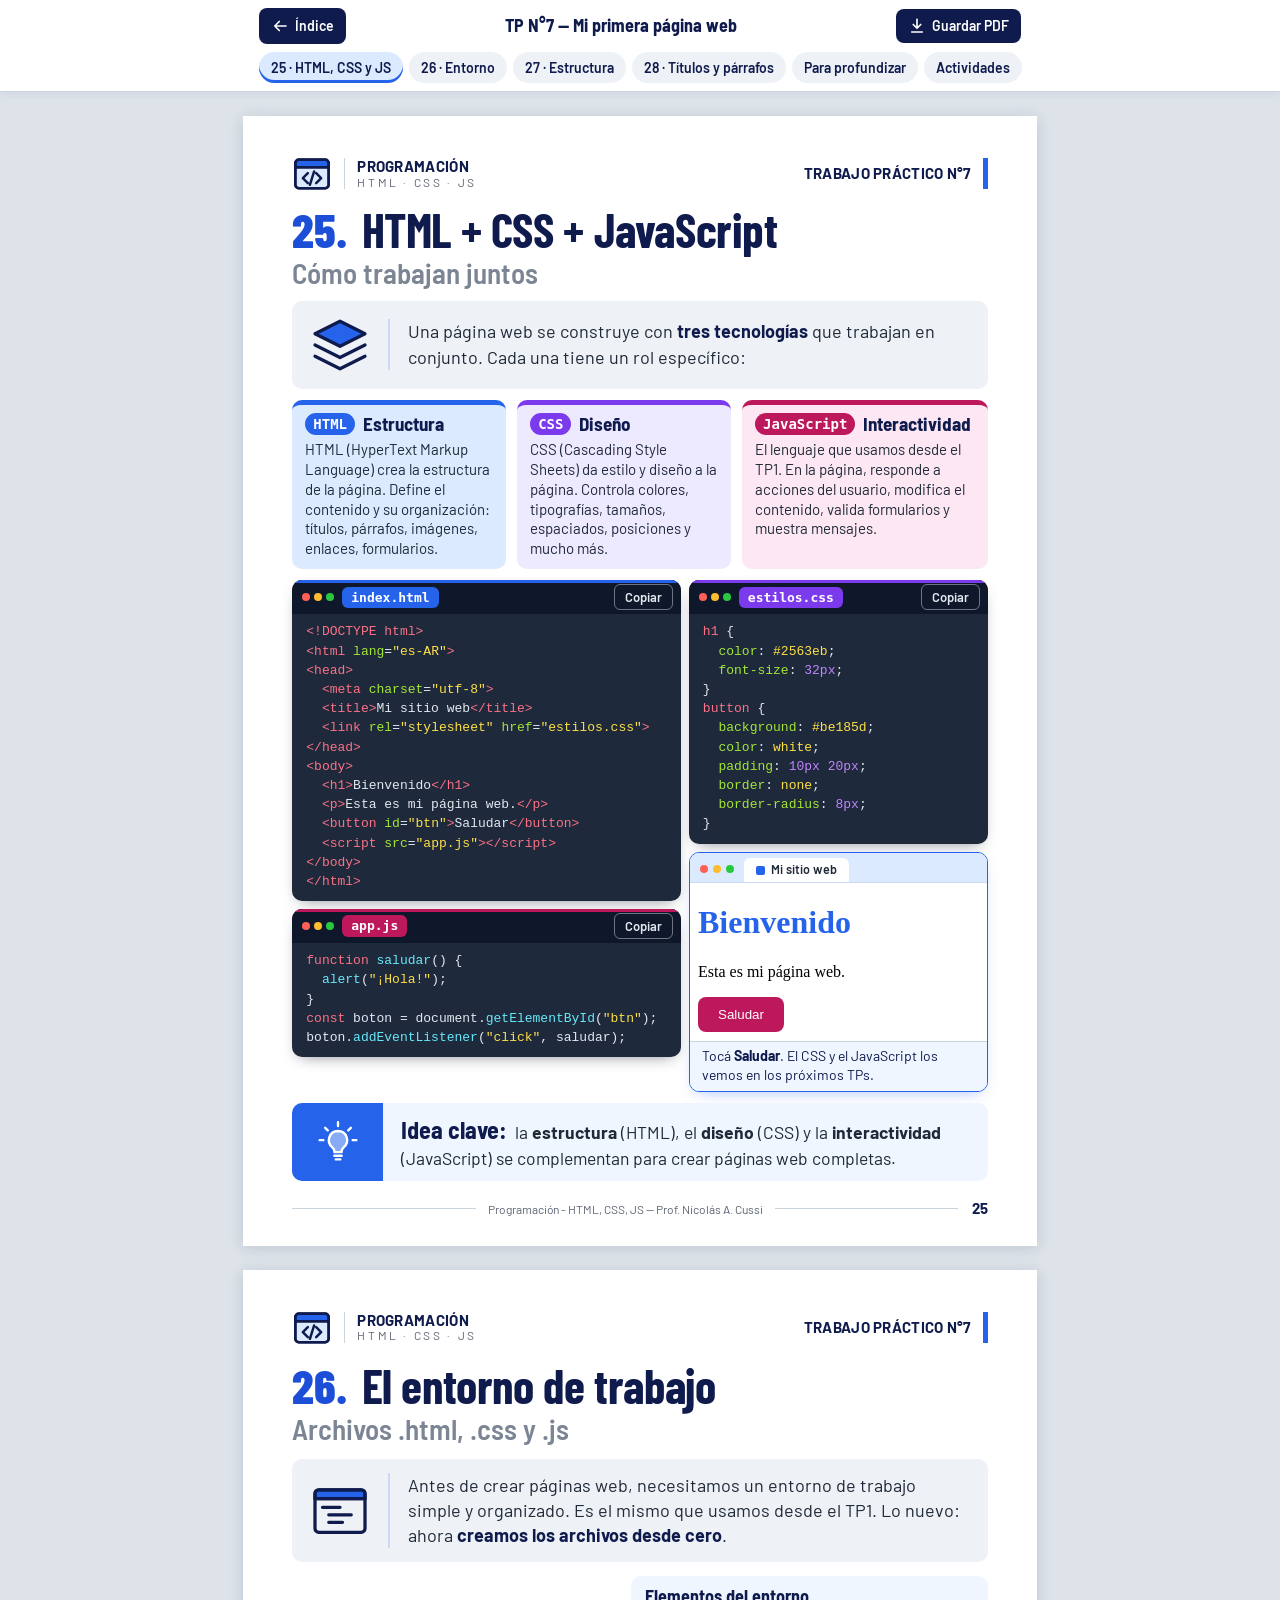
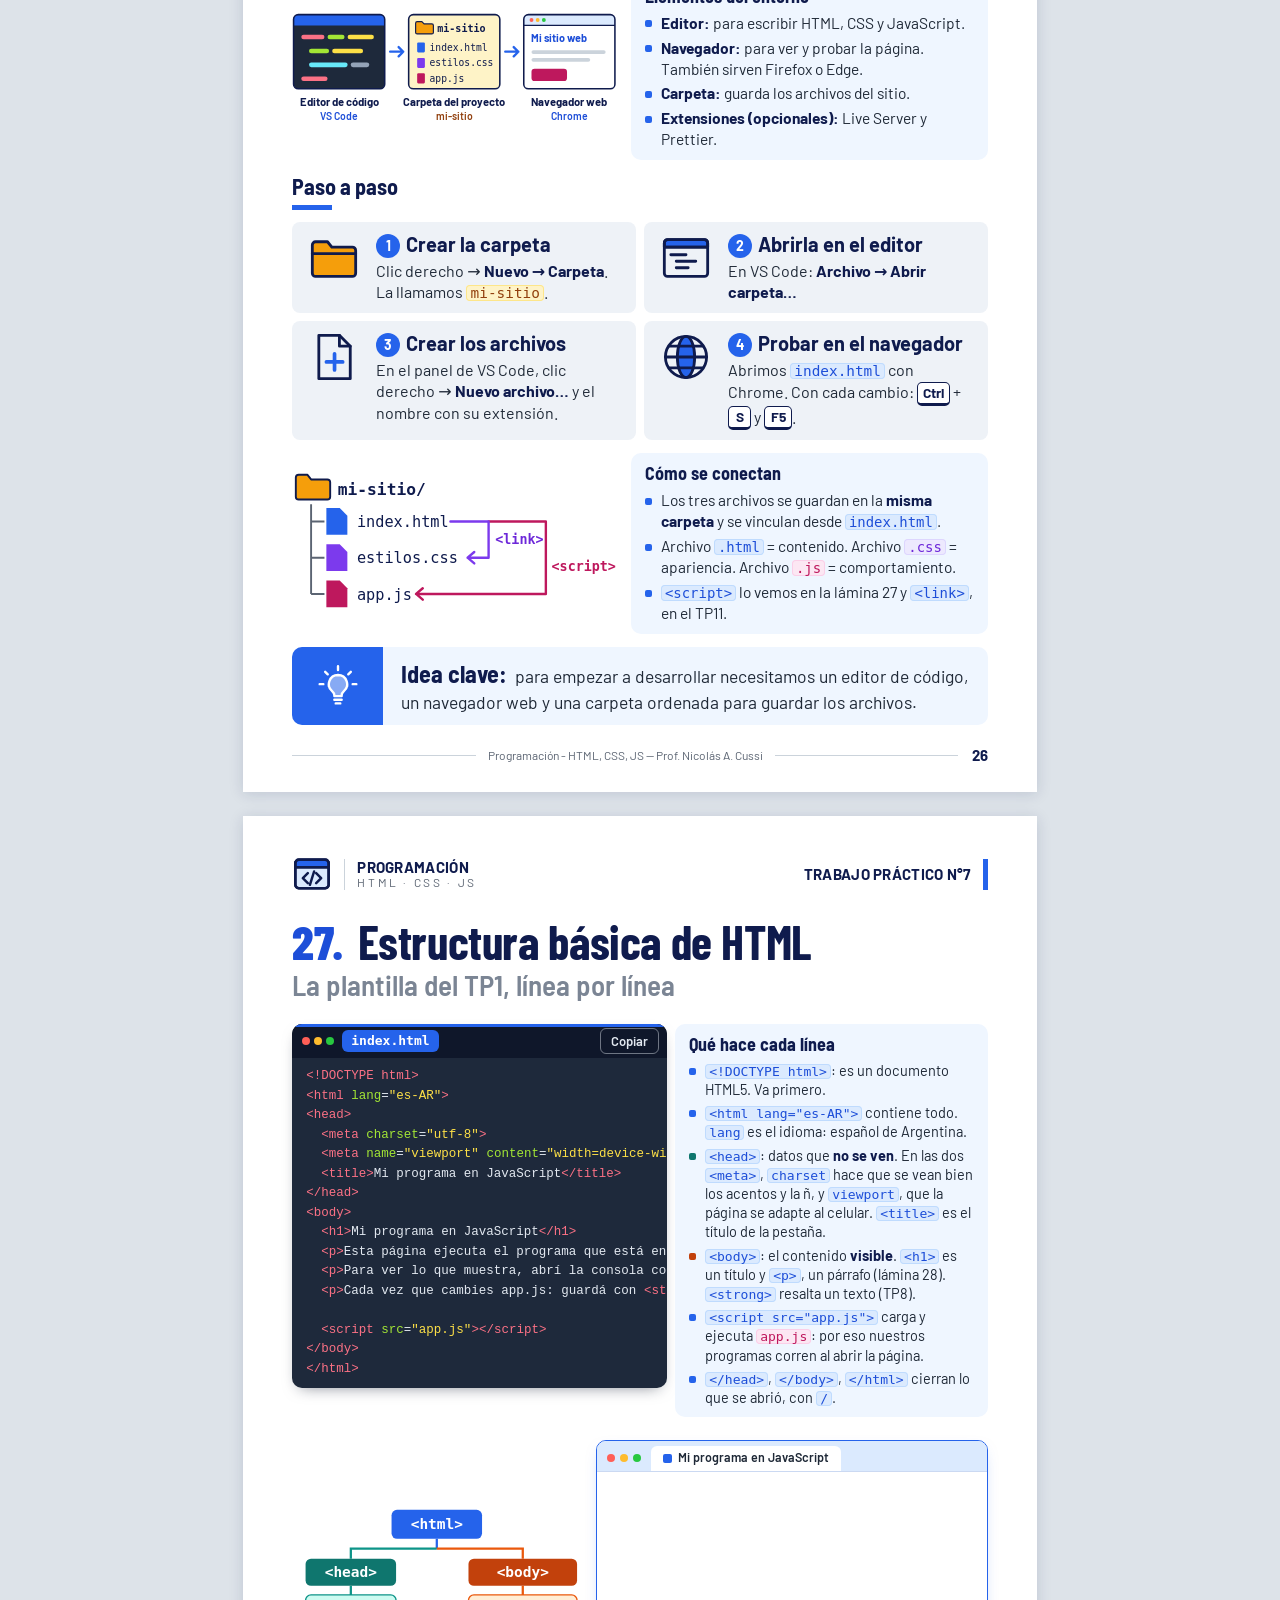
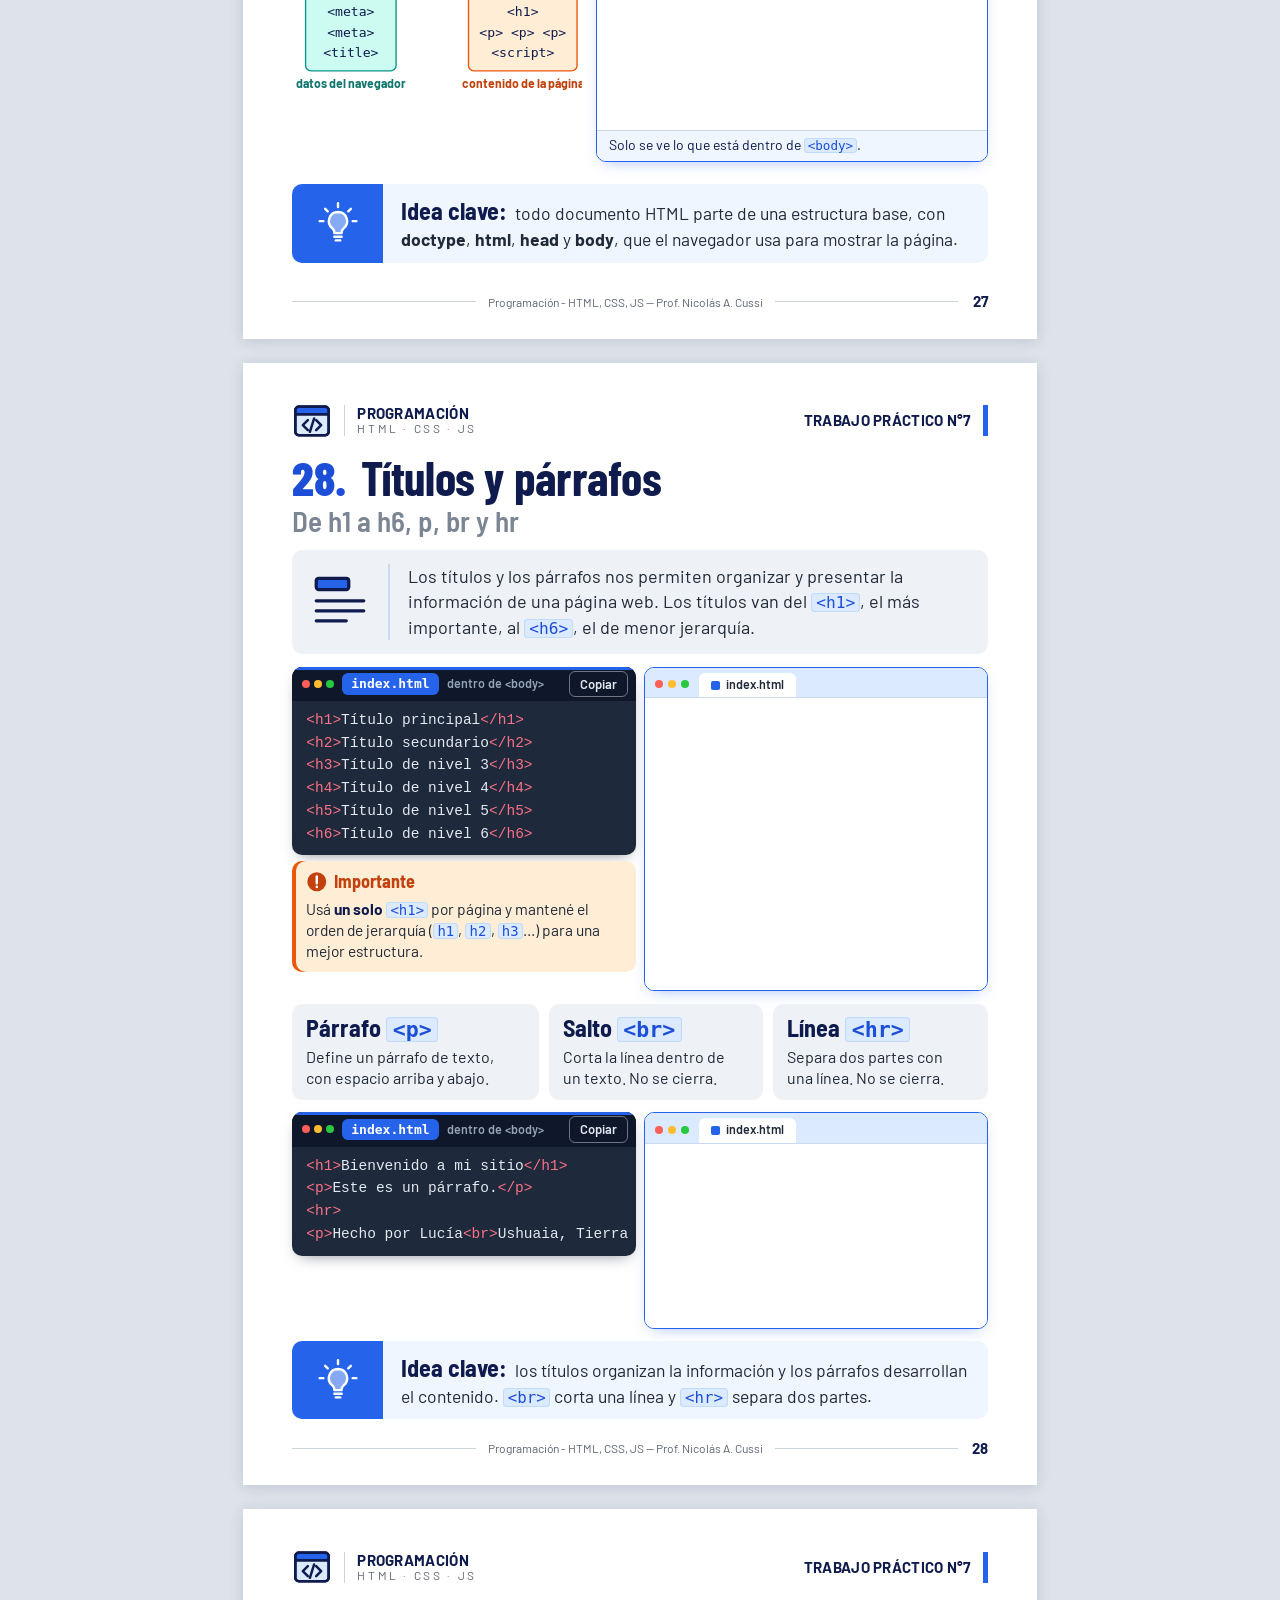
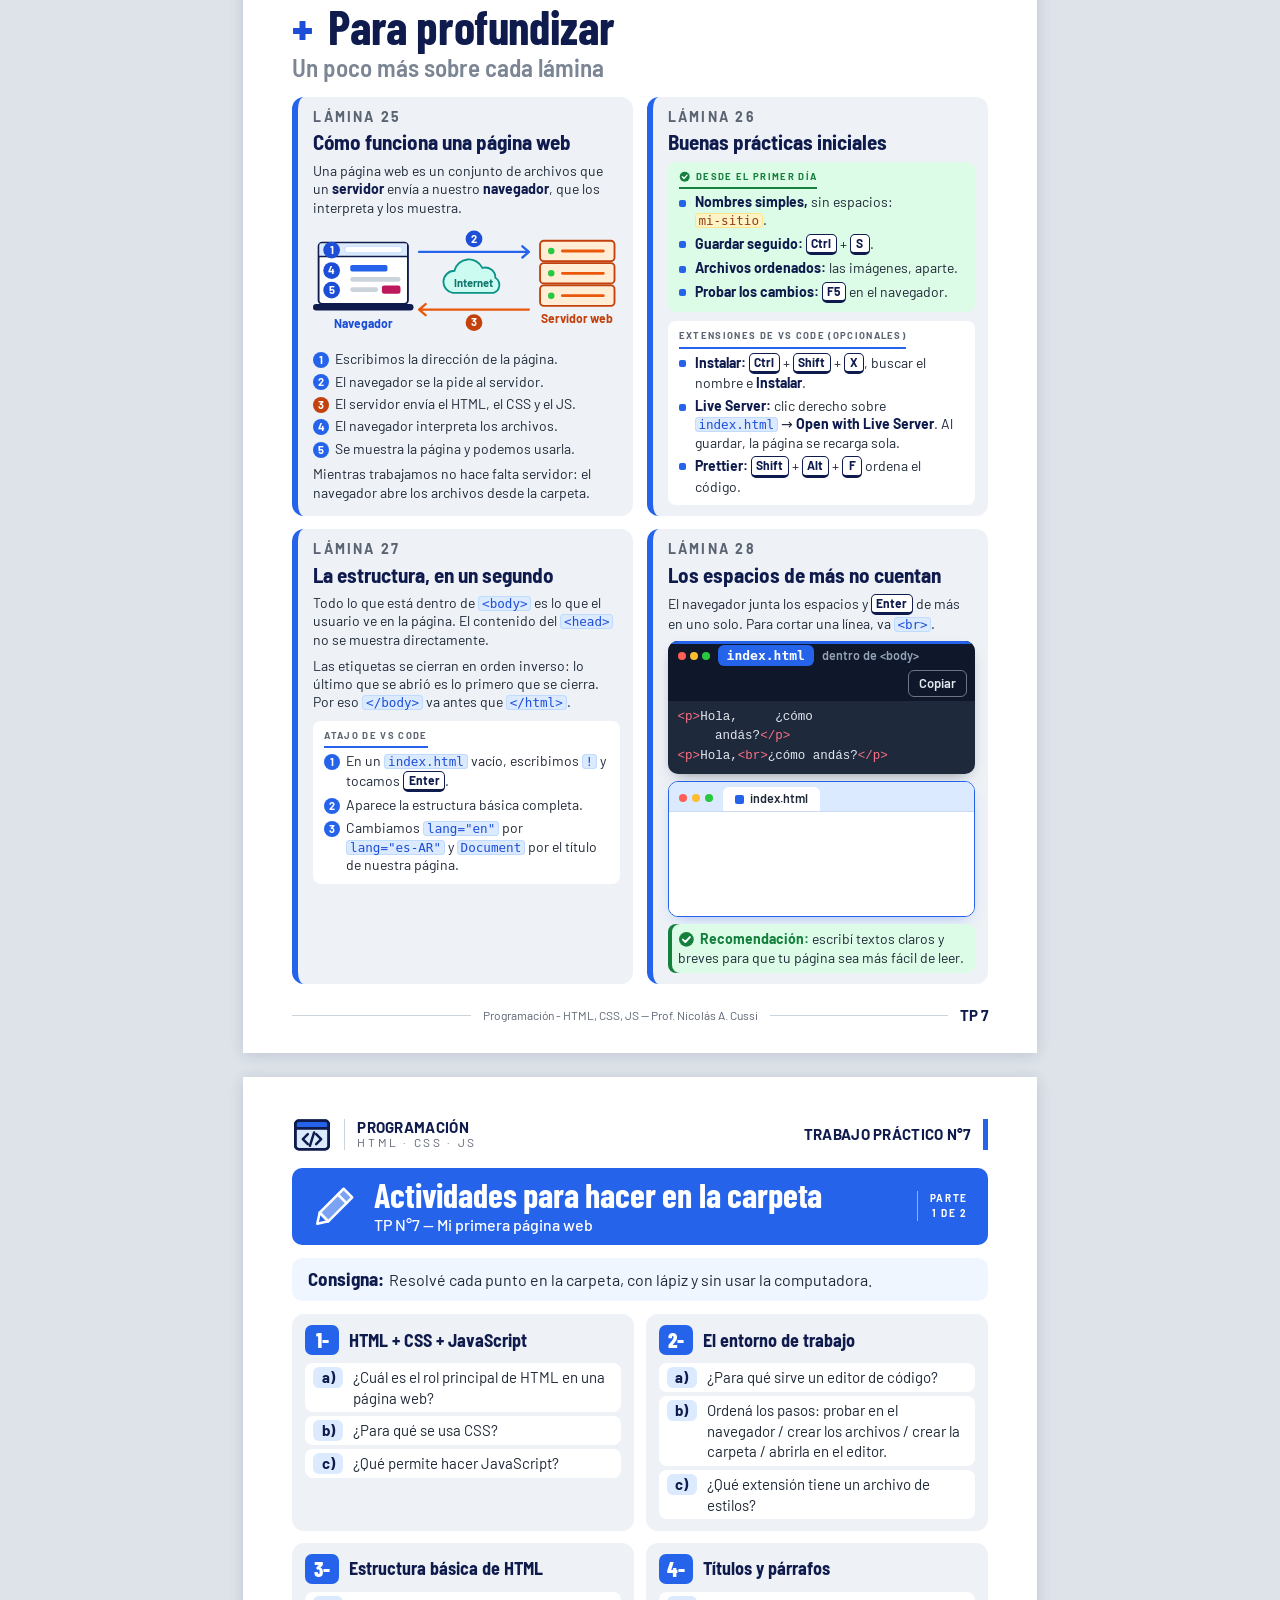
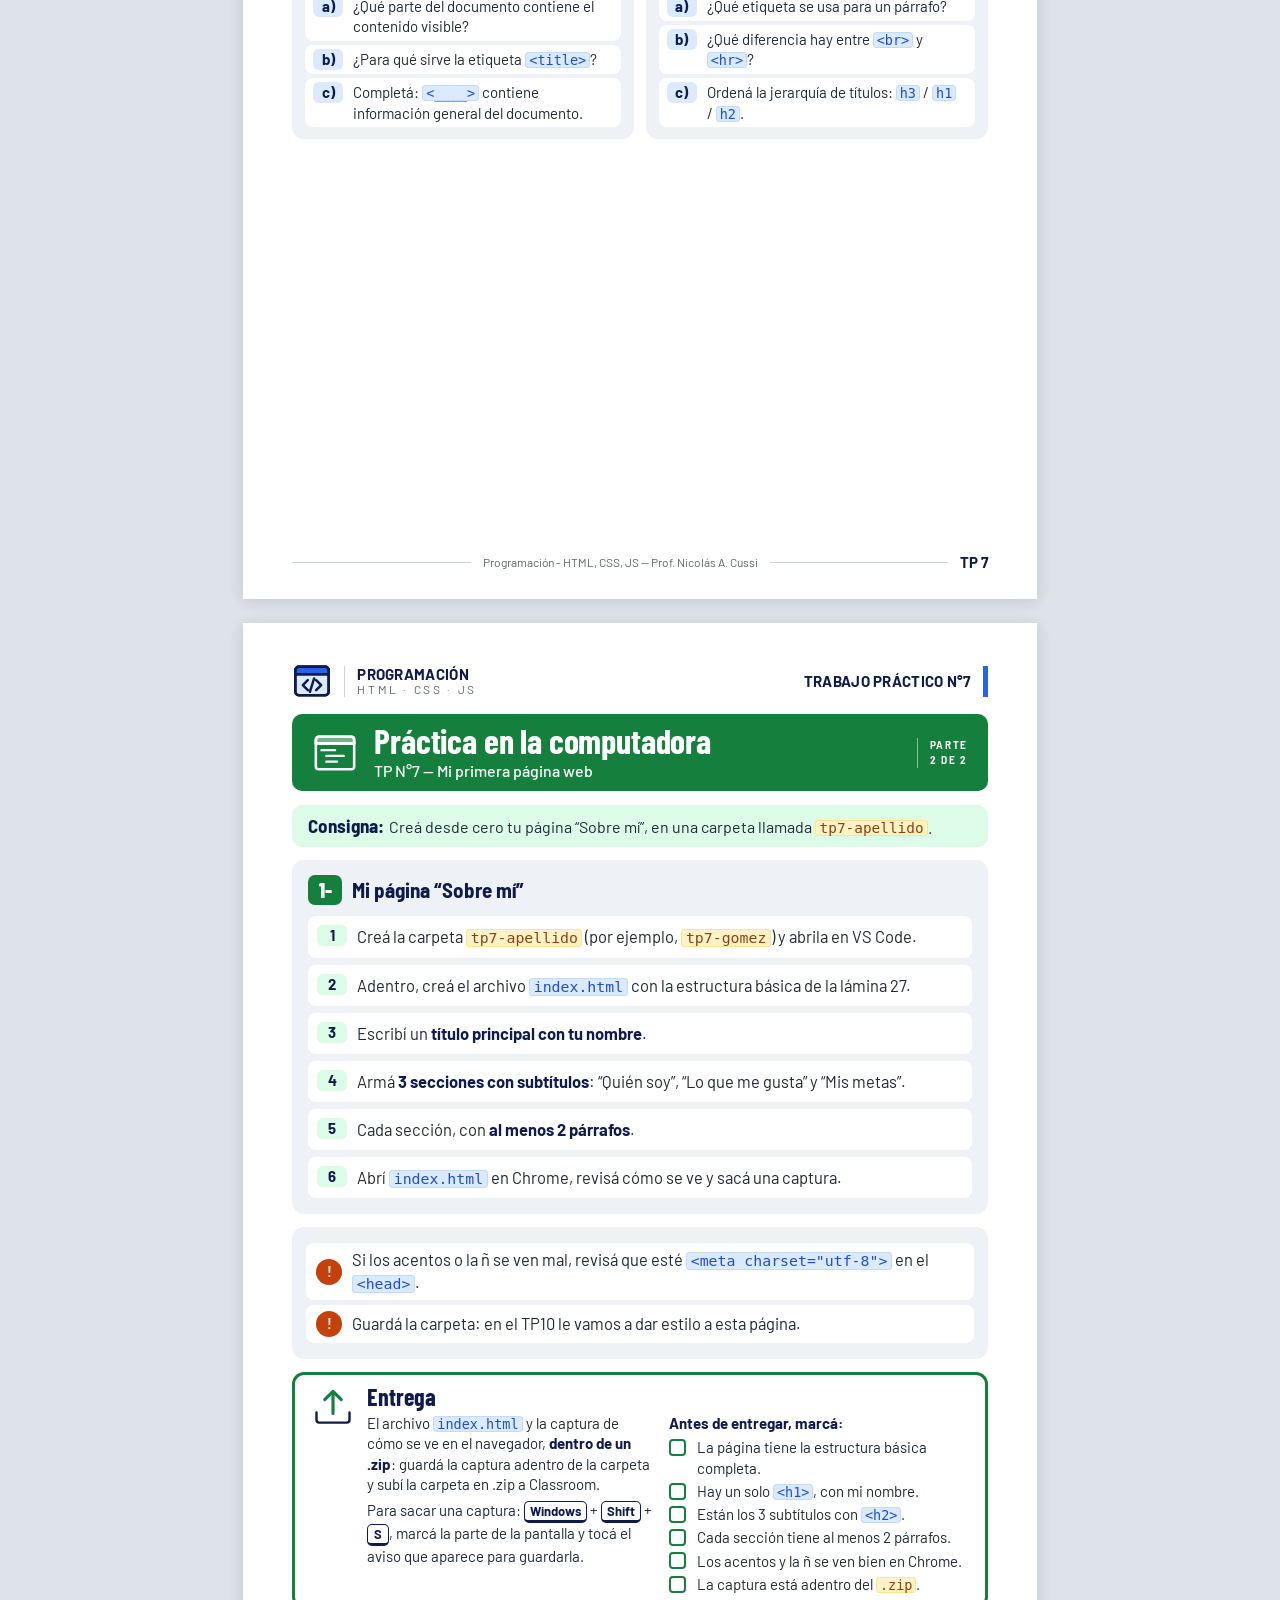
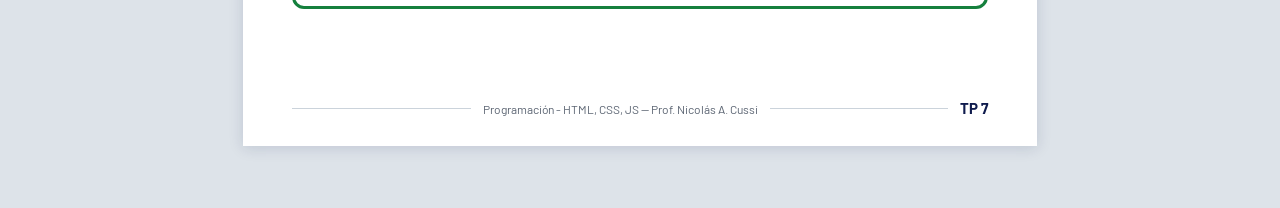
<file: unidades/tp07.html>
<!DOCTYPE html>
<html lang="es-AR">
<head>
  <meta charset="utf-8">
  <meta name="viewport" content="width=device-width, initial-scale=1">
  <title>TP N°7 — Mi primera página web · Programación - HTML, CSS, JS</title>
  <meta name="description" content="TP N°7 de Programación: cómo trabajan juntos HTML, CSS y JavaScript, el entorno de trabajo y los archivos, la estructura básica de HTML, títulos, párrafos, br y hr. Prof. Nicolás A. Cussi.">
  <meta name="theme-color" content="#2563EB">
  <link rel="preload" href="../assets/fonts/barlow-latin-400-normal.woff2" as="font" type="font/woff2" crossorigin>
  <link rel="preload" href="../assets/fonts/barlow-semi-condensed-latin-700-normal.woff2" as="font" type="font/woff2" crossorigin>
  <link rel="stylesheet" href="../assets/css/estilos.css">
</head>
<body data-tp="7">

<!-- ====== Íconos ====== -->
<svg width="0" height="0" style="position:absolute" aria-hidden="true" focusable="false">
  <defs>
    <symbol id="i-web" viewBox="0 0 48 48">
      <rect x="4" y="7" width="40" height="34" rx="4" style="fill:var(--ac2, var(--acento-claro))"/>
      <path d="M8 7h32a4 4 0 0 1 4 4v5H4v-5a4 4 0 0 1 4-4z" style="fill:var(--ac)"/>
      <rect x="4" y="7" width="40" height="34" rx="4"/>
      <path d="M4 16h40M19 23l-6 6 6 6M29 23l6 6-6 6M26.5 21l-5 16"/>
    </symbol>
    <symbol id="i-capas" viewBox="0 0 48 48">
      <path d="M24 5 44 15 24 25 4 15z" style="fill:var(--ac)"/>
      <path d="M4 24l20 10 20-10M4 33l20 10 20-10"/>
    </symbol>
    <symbol id="i-carpeta" viewBox="0 0 48 48">
      <path d="M4 12a3 3 0 0 1 3-3h11l4 5h19a3 3 0 0 1 3 3v21a3 3 0 0 1-3 3H7a3 3 0 0 1-3-3z" style="fill:var(--ac)"/>
      <path d="M4 20h40"/>
    </symbol>
    <symbol id="i-editor" viewBox="0 0 48 48">
      <path d="M7 7h34a3 3 0 0 1 3 3v4H4v-4a3 3 0 0 1 3-3z" style="fill:var(--ac)"/>
      <rect x="4" y="7" width="40" height="34" rx="3"/>
      <path d="M4 14h40M10 21h14M15 27h18M15 33h11"/>
    </symbol>
    <symbol id="i-archivo" viewBox="0 0 48 48">
      <path d="M10 4h19l10 10v30H10z"/>
      <path d="M29 4v10h10"/>
      <path d="M24.5 21v15M17 28.5h15" style="stroke:var(--ac);stroke-width:3.4"/>
    </symbol>
    <symbol id="i-navegador" viewBox="0 0 48 48">
      <ellipse cx="24" cy="24" rx="8" ry="19" style="fill:var(--ac)"/>
      <circle cx="24" cy="24" r="19"/>
      <path d="M5 24h38M8.5 14h31M8.5 34h31"/>
    </symbol>
    <symbol id="i-texto" viewBox="0 0 48 48">
      <rect x="5" y="5" width="26" height="9" rx="2" style="fill:var(--ac)"/>
      <path d="M5 23h38M5 31h38M5 39h24"/>
    </symbol>
    <symbol id="i-importante" viewBox="0 0 48 48">
      <circle cx="24" cy="24" r="21" style="fill:var(--ac);stroke:none"/>
      <path d="M24 12v15M24 35v.5" style="stroke:var(--blanco);stroke-width:5.5"/>
    </symbol>
    <symbol id="i-consejo" viewBox="0 0 48 48">
      <circle cx="24" cy="24" r="21" style="fill:var(--ac);stroke:none"/>
      <path d="M14 24.5l7 7 13-14" style="stroke:var(--blanco);stroke-width:5.5"/>
    </symbol>
    <symbol id="i-foco" viewBox="0 0 48 48">
      <path d="M24 2.5v4M10 8.5l2.8 2.8M38 8.5l-2.8 2.8M4 22h4M40 22h4"/>
      <path d="M24 12a10 10 0 0 0-6.2 17.8c1.4 1.2 2.2 2.6 2.2 4.2v1h8v-1c0-1.6.8-3 2.2-4.2A10 10 0 0 0 24 12z" style="fill:var(--ac)"/>
      <path d="M20 39h8M21.5 43h5"/>
    </symbol>
    <symbol id="i-lapiz" viewBox="0 0 48 48">
      <path d="M33 6l9 9-25 25-9-9z" style="fill:var(--ac)"/>
      <path d="M8 31 5.5 42.5 17 40z"/>
      <path d="M27 12l9 9"/>
    </symbol>
    <symbol id="i-subir" viewBox="0 0 48 48">
      <path d="M6 30v8a3 3 0 0 0 3 3h30a3 3 0 0 0 3-3v-8"/>
      <path d="M24 31V7M15 16l9-9 9 9" style="stroke:var(--ac);stroke-width:3.4"/>
    </symbol>
    <symbol id="i-descarga" viewBox="0 0 24 24">
      <path d="M12 3v12M7 10l5 5 5-5M5 20h14"/>
    </symbol>
    <symbol id="i-atras" viewBox="0 0 24 24">
      <path d="M20 12H5M11 6l-6 6 6 6"/>
    </symbol>
  </defs>
</svg>

<a class="saltar" href="#contenido">Saltar al contenido</a>

<header class="barra">
  <div class="barra__fila">
    <a class="boton barra__volver" href="../index.html"><svg aria-hidden="true" focusable="false"><use href="#i-atras"/></svg><span>Índice</span></a>
    <span class="barra__titulo">TP N°7 — Mi primera página web</span>
    <button class="boton" type="button" data-imprimir aria-label="Guardar en PDF">
      <svg aria-hidden="true" focusable="false"><use href="#i-descarga"/></svg><span><span class="boton__largo">Guardar </span>PDF</span>
    </button>
  </div>
  <nav class="partes" aria-label="Partes del TP N°7">
    <a href="#pag-25">25 · HTML, CSS y JS</a>
    <a href="#pag-26">26 · Entorno</a>
    <a href="#pag-27">27 · Estructura</a>
    <a href="#pag-28">28 · Títulos y párrafos</a>
    <a href="#profundizar">Para profundizar</a>
    <a href="#actividades">Actividades</a>
  </nav>
</header>

<main id="contenido" class="laminas">
  <h1 class="sr-only">TP N°7 — Mi primera página web</h1>

  <!-- =================== LÁMINA 25 =================== -->
  <article class="lamina lamina--compacta" id="pag-25" aria-labelledby="t25">
    <div class="cab" aria-hidden="true">
      <svg class="cab__logo"><use href="#i-web"/></svg>
      <div class="cab__marca"><b>PROGRAMACIÓN</b><span>HTML · CSS · JS</span></div>
      <div class="cab__lema"><span class="cab__lema-largo">TRABAJO PRÁCTICO </span><span class="cab__lema-corto">TP </span><span class="cab__lema-n">N°7</span></div>
      <span class="cab__raya"></span>
    </div>

    <div class="tit">
      <h2 class="tit__h" id="t25"><span class="tit__num">25.</span> HTML + CSS + JavaScript</h2>
      <p class="tit__sub">Cómo trabajan juntos</p>
    </div>

    <div class="intro">
      <svg class="ico ico--xl" aria-hidden="true" focusable="false"><use href="#i-capas"/></svg>
      <p>Una página web se construye con <strong>tres tecnologías</strong> que trabajan en conjunto. Cada una tiene un rol específico:</p>
    </div>

    <ul class="tecs">
      <li class="tec tec--html">
        <h3><span class="etq etq--html">HTML</span> Estructura</h3>
        <p>HTML (<span lang="en">HyperText Markup Language</span>) crea la estructura de la página. Define el contenido y su organización: títulos, párrafos, imágenes, enlaces, formularios.</p>
      </li>
      <li class="tec tec--css">
        <h3><span class="etq etq--css">CSS</span> Diseño</h3>
        <p>CSS (<span lang="en">Cascading Style Sheets</span>) da estilo y diseño a la página. Controla colores, tipografías, tamaños, espaciados, posiciones y mucho más.</p>
      </li>
      <li class="tec tec--js">
        <h3><span class="etq etq--js">JavaScript</span> Interactividad</h3>
        <p>El lenguaje que usamos desde el TP1. En la página, responde a acciones del usuario, modifica el contenido, valida formularios y muestra mensajes.</p>
      </li>
    </ul>

    <div class="juntos">
      <div class="juntos__col">
        <figure class="codigo codigo--html" id="ej-25h">
          <figcaption><span class="codigo__archivo">index.html</span></figcaption>
          <pre tabindex="0" aria-label="Código de index.html"><code><span class="c-etq">&lt;!DOCTYPE html&gt;</span>
<span class="c-etq">&lt;html</span> <span class="c-atr">lang</span>=<span class="c-str">"es-AR"</span><span class="c-etq">&gt;</span>
<span class="c-etq">&lt;head&gt;</span>
  <span class="c-etq">&lt;meta</span> <span class="c-atr">charset</span>=<span class="c-str">"utf-8"</span><span class="c-etq">&gt;</span>
  <span class="c-etq">&lt;title&gt;</span>Mi sitio web<span class="c-etq">&lt;/title&gt;</span>
  <span class="c-etq">&lt;link</span> <span class="c-atr">rel</span>=<span class="c-str">"stylesheet"</span> <span class="c-atr">href</span>=<span class="c-str">"estilos.css"</span><span class="c-etq">&gt;</span>
<span class="c-etq">&lt;/head&gt;</span>
<span class="c-etq">&lt;body&gt;</span>
  <span class="c-etq">&lt;h1&gt;</span>Bienvenido<span class="c-etq">&lt;/h1&gt;</span>
  <span class="c-etq">&lt;p&gt;</span>Esta es mi página web.<span class="c-etq">&lt;/p&gt;</span>
  <span class="c-etq">&lt;button</span> <span class="c-atr">id</span>=<span class="c-str">"btn"</span><span class="c-etq">&gt;</span>Saludar<span class="c-etq">&lt;/button&gt;</span>
  <span class="c-etq">&lt;script</span> <span class="c-atr">src</span>=<span class="c-str">"app.js"</span><span class="c-etq">&gt;&lt;/script&gt;</span>
<span class="c-etq">&lt;/body&gt;</span>
<span class="c-etq">&lt;/html&gt;</span></code></pre>
        </figure>
        <figure class="codigo codigo--js" id="ej-25j">
          <figcaption><span class="codigo__archivo">app.js</span></figcaption>
          <pre tabindex="0" aria-label="Código de app.js"><code><span class="c-etq">function</span> <span class="c-fun">saludar</span>() {
  <span class="c-fun">alert</span>(<span class="c-str">"¡Hola!"</span>);
}
<span class="c-etq">const</span> boton = document.<span class="c-fun">getElementById</span>(<span class="c-str">"btn"</span>);
boton.<span class="c-fun">addEventListener</span>(<span class="c-str">"click"</span>, saludar);</code></pre>
        </figure>
      </div>
      <div class="juntos__col">
        <figure class="codigo codigo--css" id="ej-25c">
          <figcaption><span class="codigo__archivo">estilos.css</span></figcaption>
          <pre tabindex="0" aria-label="Código de estilos.css"><code><span class="c-etq">h1</span> {
  <span class="c-atr">color</span>: <span class="c-str">#2563eb</span>;
  <span class="c-atr">font-size</span>: <span class="c-num">32px</span>;
}
<span class="c-etq">button</span> {
  <span class="c-atr">background</span>: <span class="c-str">#be185d</span>;
  <span class="c-atr">color</span>: <span class="c-str">white</span>;
  <span class="c-atr">padding</span>: <span class="c-num">10px 20px</span>;
  <span class="c-atr">border</span>: <span class="c-str">none</span>;
  <span class="c-atr">border-radius</span>: <span class="c-num">8px</span>;
}</code></pre>
        </figure>
        <figure class="resultado" data-html="ej-25h" data-css="ej-25c" data-js="ej-25j" style="--alto:158px">
          <div class="resultado__barra" aria-hidden="true"><span class="resultado__puntos"></span><span class="resultado__pestana">Mi sitio web</span></div>
          <iframe title="Resultado en el navegador: el título Bienvenido en azul, un párrafo y el botón Saludar. Al tocar el botón aparece el mensaje ¡Hola!" sandbox="allow-scripts allow-modals"></iframe>
          <figcaption class="resultado__nota">Tocá <strong>Saludar</strong>. El CSS y el JavaScript los vemos en los próximos TPs.</figcaption>
        </figure>
      </div>
    </div>

    <aside class="idea" aria-label="Idea clave">
      <span class="idea__ico"><svg class="ico" aria-hidden="true" focusable="false"><use href="#i-foco"/></svg></span>
      <p><strong>Idea clave:</strong> la <b>estructura</b> (HTML), el <b>diseño</b> (CSS) y la <b>interactividad</b> (JavaScript) se complementan para crear páginas web completas.</p>
    </aside>

    <footer class="pie">
      <span class="pie__linea"></span>
      <span>Programación - HTML, CSS, JS — Prof. Nicolás A. Cussi</span>
      <span class="pie__linea"></span>
      <span class="pie__num" aria-label="Página 25">25</span>
    </footer>
  </article>

  <!-- =================== LÁMINA 26 =================== -->
  <article class="lamina lamina--compacta" id="pag-26" aria-labelledby="t26">
    <div class="cab" aria-hidden="true">
      <svg class="cab__logo"><use href="#i-web"/></svg>
      <div class="cab__marca"><b>PROGRAMACIÓN</b><span>HTML · CSS · JS</span></div>
      <div class="cab__lema"><span class="cab__lema-largo">TRABAJO PRÁCTICO </span><span class="cab__lema-corto">TP </span><span class="cab__lema-n">N°7</span></div>
      <span class="cab__raya"></span>
    </div>

    <div class="tit">
      <h2 class="tit__h" id="t26"><span class="tit__num">26.</span> El entorno de trabajo</h2>
      <p class="tit__sub">Archivos .html, .css y .js</p>
    </div>

    <div class="intro">
      <svg class="ico ico--xl" aria-hidden="true" focusable="false"><use href="#i-editor"/></svg>
      <p>Antes de crear páginas web, necesitamos un entorno de trabajo simple y organizado. Es el mismo que usamos desde el TP1. Lo nuevo: ahora <strong>creamos los archivos desde cero</strong>.</p>
    </div>

    <div class="esquema-par">
      <figure class="esquema">
        <svg viewBox="0 0 420 150" style="max-width:420px;margin:0 auto" role="img" aria-labelledby="esq26a">
          <title id="esq26a">El entorno de trabajo. En el editor de código, VS Code, escribimos los archivos. Se guardan en la carpeta del proyecto, mi-sitio, con index.html, estilos.css y app.js. En el navegador web, Chrome, vemos la página.</title>
          <!-- Editor -->
          <rect x="2" y="6" width="118" height="96" rx="6" style="fill:var(--cod-fondo)"/>
          <path d="M8 6h106a6 6 0 0 1 6 6v8H2v-8a6 6 0 0 1 6-6z" style="fill:var(--acento)"/>
          <g style="fill:var(--cod-etq)"><rect x="12" y="32" width="30" height="6" rx="3"/><rect x="12" y="86" width="34" height="6" rx="3"/></g>
          <g style="fill:var(--cod-atr)"><rect x="46" y="32" width="22" height="6" rx="3"/><rect x="22" y="50" width="26" height="6" rx="3"/></g>
          <g style="fill:var(--cod-str)"><rect x="72" y="32" width="34" height="6" rx="3"/><rect x="52" y="50" width="40" height="6" rx="3"/></g>
          <g style="fill:var(--cod-fun)"><rect x="22" y="68" width="50" height="6" rx="3"/></g>
          <g style="fill:var(--cod-com)"><rect x="76" y="68" width="24" height="6" rx="3"/></g>
          <rect x="2" y="6" width="118" height="96" rx="6" style="fill:none;stroke:var(--tinta);stroke-width:2"/>
          <!-- Carpeta -->
          <rect x="151" y="6" width="118" height="96" rx="6" style="fill:var(--carpeta-claro);stroke:var(--tinta);stroke-width:2"/>
          <path d="M160 17a2 2 0 0 1 2-2h6l3 3h10a2 2 0 0 1 2 2v9a2 2 0 0 1-2 2h-19a2 2 0 0 1-2-2z" style="fill:var(--carpeta);stroke:var(--tinta);stroke-width:1.5"/>
          <text x="188" y="28" style="font-family:var(--fuente-codigo);font-size:13px;font-weight:700;fill:var(--tinta)">mi-sitio</text>
          <rect x="162" y="42" width="10" height="13" rx="1.5" style="fill:var(--html)"/>
          <rect x="162" y="62" width="10" height="13" rx="1.5" style="fill:var(--css)"/>
          <rect x="162" y="82" width="10" height="13" rx="1.5" style="fill:var(--js)"/>
          <g style="font-family:var(--fuente-codigo);font-size:12.5px;fill:var(--tinta)">
            <text x="178" y="53">index.html</text>
            <text x="178" y="73">estilos.css</text>
            <text x="178" y="93">app.js</text>
          </g>
          <!-- Navegador -->
          <rect x="300" y="6" width="118" height="96" rx="6" style="fill:var(--blanco)"/>
          <path d="M306 6h106a6 6 0 0 1 6 6v8H300v-8a6 6 0 0 1 6-6z" style="fill:var(--acento-claro)"/>
          <circle cx="310" cy="13" r="2.5" style="fill:var(--punto-rojo)"/><circle cx="318" cy="13" r="2.5" style="fill:var(--punto-amarillo)"/><circle cx="326" cy="13" r="2.5" style="fill:var(--punto-verde)"/>
          <text x="310" y="42" style="font-family:var(--fuente);font-size:14px;font-weight:700;fill:var(--acento-numero)">Mi sitio web</text>
          <g style="fill:var(--linea)"><rect x="310" y="52" width="96" height="5" rx="2.5"/><rect x="310" y="62" width="76" height="5" rx="2.5"/></g>
          <rect x="310" y="76" width="46" height="16" rx="4" style="fill:var(--js)"/>
          <rect x="300" y="6" width="118" height="96" rx="6" style="fill:none;stroke:var(--tinta);stroke-width:2"/>
          <path d="M300 20h118" style="stroke:var(--tinta);stroke-width:1.5"/>
          <!-- Flechas -->
          <g style="fill:none;stroke:var(--acento);stroke-width:3;stroke-linecap:round;stroke-linejoin:round">
            <path d="M127 54h17M138 48l6 6-6 6"/>
            <path d="M276 54h17M287 48l6 6-6 6"/>
          </g>
          <!-- Rótulos -->
          <g class="tt" style="font-size:14.5px;font-weight:700" text-anchor="middle">
            <text x="61" y="124">Editor de código</text>
            <text x="210" y="124">Carpeta del proyecto</text>
            <text x="359" y="124">Navegador web</text>
          </g>
          <g class="tt" style="font-size:13.5px;font-weight:600" text-anchor="middle">
            <text x="61" y="143" style="fill:var(--acento-numero)">VS Code</text>
            <text x="210" y="143" style="fill:var(--carpeta-texto)">mi-sitio</text>
            <text x="359" y="143" style="fill:var(--acento-numero)">Chrome</text>
          </g>
        </svg>
      </figure>
      <aside class="esquema-nota" aria-labelledby="n26a">
        <h3 id="n26a">Elementos del entorno</h3>
        <ul class="pf__lista">
          <li><strong>Editor:</strong> para escribir HTML, CSS y JavaScript.</li>
          <li><strong>Navegador:</strong> para ver y probar la página. También sirven Firefox o Edge.</li>
          <li><strong>Carpeta:</strong> guarda los archivos del sitio.</li>
          <li><strong>Extensiones (opcionales):</strong> Live Server y Prettier.</li>
        </ul>
      </aside>
    </div>

    <section aria-labelledby="s26">
      <h3 class="subtitulo" id="s26">Paso a paso</h3>
      <ol class="pasos2">
        <li class="paso"><svg class="ico ico--carpeta" aria-hidden="true" focusable="false"><use href="#i-carpeta"/></svg><h3><span class="paso__n">1</span>Crear la carpeta</h3><p>Clic derecho → <strong>Nuevo → Carpeta</strong>. La llamamos <code class="cod-carpeta">mi-sitio</code>.</p></li>
        <li class="paso"><svg class="ico" aria-hidden="true" focusable="false"><use href="#i-editor"/></svg><h3><span class="paso__n">2</span>Abrirla en el editor</h3><p>En VS Code: <strong>Archivo → Abrir carpeta…</strong></p></li>
        <li class="paso"><svg class="ico" aria-hidden="true" focusable="false"><use href="#i-archivo"/></svg><h3><span class="paso__n">3</span>Crear los archivos</h3><p>En el panel de VS Code, clic derecho → <strong>Nuevo archivo…</strong> y el nombre con su extensión.</p></li>
        <li class="paso"><svg class="ico" aria-hidden="true" focusable="false"><use href="#i-navegador"/></svg><h3><span class="paso__n">4</span>Probar en el navegador</h3><p>Abrimos <code>index.html</code> con Chrome. Con cada cambio: <kbd>Ctrl</kbd> + <kbd>S</kbd> y <kbd>F5</kbd>.</p></li>
      </ol>
    </section>

    <div class="esquema-par">
      <figure class="esquema">
        <svg viewBox="0 0 340 158" style="max-width:340px;margin:0 auto" role="img" aria-labelledby="esq26b">
          <title id="esq26b">La carpeta mi-sitio tiene tres archivos: index.html, estilos.css y app.js. Desde index.html, la etiqueta link vincula estilos.css y la etiqueta script vincula app.js.</title>
          <path d="M4 10a3 3 0 0 1 3-3h9l4 5h17a3 3 0 0 1 3 3v15a3 3 0 0 1-3 3H7a3 3 0 0 1-3-3z" style="fill:var(--carpeta);stroke:var(--tinta);stroke-width:2;stroke-linejoin:round"/>
          <text x="48" y="28" style="font-family:var(--fuente-codigo);font-size:17px;font-weight:700;fill:var(--tinta)">mi-sitio/</text>
          <path d="M20 38v94M20 56h14M20 94h14M20 132h14" style="fill:none;stroke:var(--gris);stroke-width:2"/>
          <path d="M36 42h14l8 8v20H36z" style="fill:var(--html)"/>
          <path d="M36 80h14l8 8v20H36z" style="fill:var(--css)"/>
          <path d="M36 118h14l8 8v20H36z" style="fill:var(--js)"/>
          <g style="font-family:var(--fuente-codigo);font-size:16px;fill:var(--tinta)">
            <text x="68" y="62">index.html</text>
            <text x="68" y="100">estilos.css</text>
            <text x="68" y="138">app.js</text>
          </g>
          <g style="fill:none;stroke-width:2.5;stroke-linecap:round;stroke-linejoin:round">
            <path d="M206 56H266V132H130M137 126l-7 6 7 6" style="stroke:var(--js)"/>
            <path d="M166 56H206V94H184M191 88l-7 6 7 6" style="stroke:var(--css)"/>
          </g>
          <g style="font-family:var(--fuente-codigo);font-size:14px;font-weight:700">
            <text x="213" y="80" style="fill:var(--css-texto)">&lt;link&gt;</text>
            <text x="272" y="108" style="fill:var(--js)">&lt;script&gt;</text>
          </g>
        </svg>
      </figure>
      <aside class="esquema-nota" aria-labelledby="n26b">
        <h3 id="n26b">Cómo se conectan</h3>
        <ul class="pf__lista">
          <li>Los tres archivos se guardan en la <strong>misma carpeta</strong> y se vinculan desde <code>index.html</code>.</li>
          <li>Archivo <code>.html</code> = contenido. Archivo <code class="cod-css">.css</code> = apariencia. Archivo <code class="cod-js">.js</code> = comportamiento.</li>
          <li><code>&lt;script&gt;</code> lo vemos en la lámina 27 y <code>&lt;link&gt;</code>, en el TP11.</li>
        </ul>
      </aside>
    </div>

    <aside class="idea" aria-label="Idea clave">
      <span class="idea__ico"><svg class="ico" aria-hidden="true" focusable="false"><use href="#i-foco"/></svg></span>
      <p><strong>Idea clave:</strong> para empezar a desarrollar necesitamos un editor de código, un navegador web y una carpeta ordenada para guardar los archivos.</p>
    </aside>

    <footer class="pie">
      <span class="pie__linea"></span>
      <span>Programación - HTML, CSS, JS — Prof. Nicolás A. Cussi</span>
      <span class="pie__linea"></span>
      <span class="pie__num" aria-label="Página 26">26</span>
    </footer>
  </article>

  <!-- =================== LÁMINA 27 =================== -->
  <article class="lamina lamina--compacta" id="pag-27" aria-labelledby="t27">
    <div class="cab" aria-hidden="true">
      <svg class="cab__logo"><use href="#i-web"/></svg>
      <div class="cab__marca"><b>PROGRAMACIÓN</b><span>HTML · CSS · JS</span></div>
      <div class="cab__lema"><span class="cab__lema-largo">TRABAJO PRÁCTICO </span><span class="cab__lema-corto">TP </span><span class="cab__lema-n">N°7</span></div>
      <span class="cab__raya"></span>
    </div>

    <div class="tit">
      <h2 class="tit__h" id="t27"><span class="tit__num">27.</span> Estructura básica de HTML</h2>
      <p class="tit__sub">La plantilla del TP1, línea por línea</p>
    </div>

    <div class="ej ej--est">
      <figure class="codigo codigo--html" id="ej-27">
        <figcaption><span class="codigo__archivo">index.html</span></figcaption>
        <pre tabindex="0" aria-label="Código de index.html de la plantilla"><code><span class="c-etq">&lt;!DOCTYPE html&gt;</span>
<span class="c-etq">&lt;html</span> <span class="c-atr">lang</span>=<span class="c-str">"es-AR"</span><span class="c-etq">&gt;</span>
<span class="c-etq">&lt;head&gt;</span>
  <span class="c-etq">&lt;meta</span> <span class="c-atr">charset</span>=<span class="c-str">"utf-8"</span><span class="c-etq">&gt;</span>
  <span class="c-etq">&lt;meta</span> <span class="c-atr">name</span>=<span class="c-str">"viewport"</span> <span class="c-atr">content</span>=<span class="c-str">"width=device-width, initial-scale=1"</span><span class="c-etq">&gt;</span>
  <span class="c-etq">&lt;title&gt;</span>Mi programa en JavaScript<span class="c-etq">&lt;/title&gt;</span>
<span class="c-etq">&lt;/head&gt;</span>
<span class="c-etq">&lt;body&gt;</span>
  <span class="c-etq">&lt;h1&gt;</span>Mi programa en JavaScript<span class="c-etq">&lt;/h1&gt;</span>
  <span class="c-etq">&lt;p&gt;</span>Esta página ejecuta el programa que está en <span class="c-etq">&lt;strong&gt;</span>app.js<span class="c-etq">&lt;/strong&gt;</span>.<span class="c-etq">&lt;/p&gt;</span>
  <span class="c-etq">&lt;p&gt;</span>Para ver lo que muestra, abrí la consola con la tecla <span class="c-etq">&lt;strong&gt;</span>F12<span class="c-etq">&lt;/strong&gt;</span> (pestaña <span class="c-etq">&lt;strong&gt;</span>Console<span class="c-etq">&lt;/strong&gt;</span>).<span class="c-etq">&lt;/p&gt;</span>
  <span class="c-etq">&lt;p&gt;</span>Cada vez que cambies app.js: guardá con <span class="c-etq">&lt;strong&gt;</span>Ctrl + S<span class="c-etq">&lt;/strong&gt;</span> y recargá esta página con <span class="c-etq">&lt;strong&gt;</span>F5<span class="c-etq">&lt;/strong&gt;</span>.<span class="c-etq">&lt;/p&gt;</span>

  <span class="c-etq">&lt;script</span> <span class="c-atr">src</span>=<span class="c-str">"app.js"</span><span class="c-etq">&gt;&lt;/script&gt;</span>
<span class="c-etq">&lt;/body&gt;</span>
<span class="c-etq">&lt;/html&gt;</span></code></pre>
      </figure>
      <aside class="esquema-nota" aria-labelledby="n27">
        <h3 id="n27">Qué hace cada línea</h3>
        <ul class="pf__lista">
          <li><code>&lt;!DOCTYPE html&gt;</code>: es un documento HTML5. Va primero.</li>
          <li><code>&lt;html lang="es-AR"&gt;</code> contiene todo. <code>lang</code> es el idioma: español de Argentina.</li>
          <li class="punto--turquesa"><code>&lt;head&gt;</code>: datos que <strong>no se ven</strong>. En las dos <code>&lt;meta&gt;</code>, <code>charset</code> hace que se vean bien los acentos y la ñ, y <code>viewport</code>, que la página se adapte al celular. <code>&lt;title&gt;</code> es el título de la pestaña.</li>
          <li class="punto--naranja"><code>&lt;body&gt;</code>: el contenido <strong>visible</strong>. <code>&lt;h1&gt;</code> es un título y <code>&lt;p&gt;</code>, un párrafo (lámina 28). <code>&lt;strong&gt;</code> resalta un texto (TP8).</li>
          <li><code>&lt;script src="app.js"&gt;</code> carga y ejecuta <code class="cod-js">app.js</code>: por eso nuestros programas corren al abrir la página.</li>
          <li><code>&lt;/head&gt;</code>, <code>&lt;/body&gt;</code>, <code>&lt;/html&gt;</code> cierran lo que se abrió, con <code>/</code>.</li>
        </ul>
      </aside>
    </div>

    <div class="esquema-par esquema-par--res">
      <figure class="esquema">
        <svg viewBox="0 0 320 206" style="max-width:320px;margin:0 auto" role="img" aria-labelledby="esq27">
          <title id="esq27">Árbol de la plantilla. html contiene a head y a body. Dentro de head están las dos etiquetas meta y title: son datos para el navegador. Dentro de body están h1, tres párrafos p y script: es el contenido de la página.</title>
          <rect x="110" y="2" width="100" height="32" rx="6" style="fill:var(--acento)"/>
          <text x="160" y="23" text-anchor="middle" style="font-family:var(--fuente-codigo);font-size:16px;font-weight:700;fill:var(--blanco)">&lt;html&gt;</text>
          <g style="fill:none;stroke-width:2.5">
            <path d="M160 34v11" style="stroke:var(--acento)"/>
            <path d="M160 45H65v11M65 86v10" style="stroke:var(--turquesa)"/>
            <path d="M160 45h95v11M255 86v10" style="stroke:var(--naranja)"/>
          </g>
          <rect x="15" y="56" width="100" height="30" rx="6" style="fill:var(--turquesa-texto)"/>
          <rect x="195" y="56" width="120" height="30" rx="6" style="fill:var(--naranja-texto)"/>
          <g text-anchor="middle" style="font-family:var(--fuente-codigo);font-size:16px;font-weight:700;fill:var(--blanco)">
            <text x="65" y="76">&lt;head&gt;</text>
            <text x="255" y="76">&lt;body&gt;</text>
          </g>
          <rect x="15" y="96" width="100" height="84" rx="6" style="fill:var(--turquesa-claro);stroke:var(--turquesa);stroke-width:1.5"/>
          <rect x="195" y="96" width="120" height="84" rx="6" style="fill:var(--naranja-claro);stroke:var(--naranja);stroke-width:1.5"/>
          <g text-anchor="middle" style="font-family:var(--fuente-codigo);font-size:14.5px;fill:var(--tinta)">
            <text x="65" y="119">&lt;meta&gt;</text>
            <text x="65" y="142">&lt;meta&gt;</text>
            <text x="65" y="165">&lt;title&gt;</text>
            <text x="255" y="119">&lt;h1&gt;</text>
            <text x="255" y="142">&lt;p&gt; &lt;p&gt; &lt;p&gt;</text>
            <text x="255" y="165">&lt;script&gt;</text>
          </g>
          <g class="tt" text-anchor="middle" style="font-size:13.5px;font-weight:700">
            <text x="65" y="199" style="fill:var(--turquesa-texto)">datos del navegador</text>
            <text x="255" y="199" style="fill:var(--naranja-texto)">contenido de la página</text>
          </g>
        </svg>
      </figure>
      <figure class="resultado" data-html="ej-27" style="--alto:258px;--alto-cel:278px">
        <div class="resultado__barra" aria-hidden="true"><span class="resultado__puntos"></span><span class="resultado__pestana">Mi programa en JavaScript</span></div>
        <iframe title="Resultado en el navegador: el título Mi programa en JavaScript y los tres párrafos de la plantilla. Lo que está en el head no se ve." sandbox=""></iframe>
        <figcaption class="resultado__nota">Solo se ve lo que está dentro de <code>&lt;body&gt;</code>.</figcaption>
      </figure>
    </div>

    <aside class="idea" aria-label="Idea clave">
      <span class="idea__ico"><svg class="ico" aria-hidden="true" focusable="false"><use href="#i-foco"/></svg></span>
      <p><strong>Idea clave:</strong> todo documento HTML parte de una estructura base, con <b>doctype</b>, <b>html</b>, <b>head</b> y <b>body</b>, que el navegador usa para mostrar la página.</p>
    </aside>

    <footer class="pie">
      <span class="pie__linea"></span>
      <span>Programación - HTML, CSS, JS — Prof. Nicolás A. Cussi</span>
      <span class="pie__linea"></span>
      <span class="pie__num" aria-label="Página 27">27</span>
    </footer>
  </article>

  <!-- =================== LÁMINA 28 =================== -->
  <article class="lamina lamina--compacta" id="pag-28" aria-labelledby="t28">
    <div class="cab" aria-hidden="true">
      <svg class="cab__logo"><use href="#i-web"/></svg>
      <div class="cab__marca"><b>PROGRAMACIÓN</b><span>HTML · CSS · JS</span></div>
      <div class="cab__lema"><span class="cab__lema-largo">TRABAJO PRÁCTICO </span><span class="cab__lema-corto">TP </span><span class="cab__lema-n">N°7</span></div>
      <span class="cab__raya"></span>
    </div>

    <div class="tit">
      <h2 class="tit__h" id="t28"><span class="tit__num">28.</span> Títulos y párrafos</h2>
      <p class="tit__sub">De h1 a h6, p, br y hr</p>
    </div>

    <div class="intro">
      <svg class="ico ico--xl" aria-hidden="true" focusable="false"><use href="#i-texto"/></svg>
      <p>Los títulos y los párrafos nos permiten organizar y presentar la información de una página web. Los títulos van del <code>&lt;h1&gt;</code>, el más importante, al <code>&lt;h6&gt;</code>, el de menor jerarquía.</p>
    </div>

    <div class="ej ej--res">
      <div class="ej-col">
        <figure class="codigo codigo--html" id="ej-28a">
          <figcaption><span class="codigo__archivo">index.html</span><span class="codigo__donde">dentro de &lt;body&gt;</span></figcaption>
          <pre tabindex="0" aria-label="Código de index.html, dentro de body"><code><span class="c-etq">&lt;h1&gt;</span>Título principal<span class="c-etq">&lt;/h1&gt;</span>
<span class="c-etq">&lt;h2&gt;</span>Título secundario<span class="c-etq">&lt;/h2&gt;</span>
<span class="c-etq">&lt;h3&gt;</span>Título de nivel 3<span class="c-etq">&lt;/h3&gt;</span>
<span class="c-etq">&lt;h4&gt;</span>Título de nivel 4<span class="c-etq">&lt;/h4&gt;</span>
<span class="c-etq">&lt;h5&gt;</span>Título de nivel 5<span class="c-etq">&lt;/h5&gt;</span>
<span class="c-etq">&lt;h6&gt;</span>Título de nivel 6<span class="c-etq">&lt;/h6&gt;</span></code></pre>
        </figure>
        <aside class="esquema-nota esquema-nota--importante" aria-labelledby="n28a">
          <h3 id="n28a"><svg class="ico tit-ico" aria-hidden="true" focusable="false"><use href="#i-importante"/></svg>Importante</h3>
          <p class="esquema-nota__p">Usá <strong>un solo</strong> <code>&lt;h1&gt;</code> por página y mantené el orden de jerarquía (<code>h1</code>, <code>h2</code>, <code>h3</code>…) para una mejor estructura.</p>
        </aside>
      </div>
      <figure class="resultado" data-html="ej-28a" style="--alto:292px">
        <div class="resultado__barra" aria-hidden="true"><span class="resultado__puntos"></span><span class="resultado__pestana">index.html</span></div>
        <iframe title="Resultado en el navegador: los seis títulos, del h1 al h6, cada uno más chico que el anterior." sandbox=""></iframe>
      </figure>
    </div>

    <ul class="comparar comparar--3">
      <li><div><h3>Párrafo <code>&lt;p&gt;</code></h3><p>Define un párrafo de texto, con espacio arriba y abajo.</p></div></li>
      <li><div><h3>Salto <code>&lt;br&gt;</code></h3><p>Corta la línea dentro de un texto. No se cierra.</p></div></li>
      <li><div><h3>Línea <code>&lt;hr&gt;</code></h3><p>Separa dos partes con una línea. No se cierra.</p></div></li>
    </ul>

    <div class="ej ej--res">
      <figure class="codigo codigo--html" id="ej-28b">
        <figcaption><span class="codigo__archivo">index.html</span><span class="codigo__donde">dentro de &lt;body&gt;</span></figcaption>
        <pre tabindex="0" aria-label="Código de index.html, dentro de body"><code><span class="c-etq">&lt;h1&gt;</span>Bienvenido a mi sitio<span class="c-etq">&lt;/h1&gt;</span>
<span class="c-etq">&lt;p&gt;</span>Este es un párrafo.<span class="c-etq">&lt;/p&gt;</span>
<span class="c-etq">&lt;hr&gt;</span>
<span class="c-etq">&lt;p&gt;</span>Hecho por Lucía<span class="c-etq">&lt;br&gt;</span>Ushuaia, Tierra del Fuego<span class="c-etq">&lt;/p&gt;</span></code></pre>
      </figure>
      <figure class="resultado" data-html="ej-28b" style="--alto:184px">
        <div class="resultado__barra" aria-hidden="true"><span class="resultado__puntos"></span><span class="resultado__pestana">index.html</span></div>
        <iframe title="Resultado en el navegador: el título Bienvenido a mi sitio, un párrafo, una línea horizontal y un párrafo en dos renglones: Hecho por Lucía y, abajo, Ushuaia, Tierra del Fuego." sandbox=""></iframe>
      </figure>
    </div>

    <aside class="idea" aria-label="Idea clave">
      <span class="idea__ico"><svg class="ico" aria-hidden="true" focusable="false"><use href="#i-foco"/></svg></span>
      <p><strong>Idea clave:</strong> los títulos organizan la información y los párrafos desarrollan el contenido. <code>&lt;br&gt;</code> corta una línea y <code>&lt;hr&gt;</code> separa dos partes.</p>
    </aside>

    <footer class="pie">
      <span class="pie__linea"></span>
      <span>Programación - HTML, CSS, JS — Prof. Nicolás A. Cussi</span>
      <span class="pie__linea"></span>
      <span class="pie__num" aria-label="Página 28">28</span>
    </footer>
  </article>

  <!-- =================== PARA PROFUNDIZAR =================== -->
  <article class="lamina lamina--pf" id="profundizar" aria-labelledby="tpf">
    <div class="cab" aria-hidden="true">
      <svg class="cab__logo"><use href="#i-web"/></svg>
      <div class="cab__marca"><b>PROGRAMACIÓN</b><span>HTML · CSS · JS</span></div>
      <div class="cab__lema"><span class="cab__lema-largo">TRABAJO PRÁCTICO </span><span class="cab__lema-corto">TP </span><span class="cab__lema-n">N°7</span></div>
      <span class="cab__raya"></span>
    </div>

    <div class="tit">
      <h2 class="tit__h" id="tpf"><span class="tit__num">+</span> Para profundizar</h2>
      <p class="tit__sub">Un poco más sobre cada lámina</p>
    </div>

    <div class="pf-grid">
    <section class="pf" aria-labelledby="pf25">
      <p class="pf__etiqueta">Lámina 25</p>
      <h3 class="pf__titulo" id="pf25">Cómo funciona una página web</h3>
      <div class="pf__cols">
        <div class="pf__texto">
          <p>Una página web es un conjunto de archivos que un <strong>servidor</strong> envía a nuestro <strong>navegador</strong>, que los interpreta y los muestra.</p>
          <figure class="esquema">
            <svg viewBox="0 0 330 128" style="max-width:330px;margin:0 auto" role="img" aria-labelledby="esq25">
              <title id="esq25">Cómo se carga una página web. 1: escribimos una dirección web en el navegador. 2: el navegador pide la página al servidor web, a través de Internet. 3: el servidor envía los archivos. 4: el navegador los interpreta. 5: muestra la página.</title>
              <!-- Navegador -->
              <rect x="6" y="20" width="96" height="66" rx="4" style="fill:var(--blanco);stroke:var(--tinta);stroke-width:2"/>
              <path d="M7 21h94v14H7z" style="fill:var(--acento-claro)"/>
              <path d="M6 35h96" style="stroke:var(--tinta);stroke-width:1.5"/>
              <rect x="34" y="24" width="62" height="7" rx="3.5" style="fill:var(--blanco);stroke:var(--html-linea);stroke-width:1"/>
              <rect x="40" y="44" width="40" height="7" rx="2" style="fill:var(--acento)"/>
              <g style="fill:var(--linea)"><rect x="40" y="57" width="54" height="5" rx="2.5"/><rect x="40" y="68" width="30" height="5" rx="2.5"/></g>
              <rect x="74" y="66" width="20" height="9" rx="2.5" style="fill:var(--js)"/>
              <rect x="0" y="86" width="108" height="7" rx="3.5" style="fill:var(--tinta)"/>
              <!-- Servidor -->
              <g style="fill:var(--naranja-claro);stroke:var(--naranja-texto);stroke-width:2">
                <rect x="244" y="18" width="80" height="22" rx="4"/>
                <rect x="244" y="42" width="80" height="22" rx="4"/>
                <rect x="244" y="66" width="80" height="22" rx="4"/>
              </g>
              <g style="fill:var(--punto-verde)"><circle cx="256" cy="29" r="3.5"/><circle cx="256" cy="53" r="3.5"/><circle cx="256" cy="77" r="3.5"/></g>
              <path d="M268 29h44M268 53h44M268 77h44" style="stroke:var(--naranja);stroke-width:3;stroke-linecap:round"/>
              <!-- Internet -->
              <path d="M150 74a12 12 0 0 1 2-23.8 16 16 0 0 1 30-3 11 11 0 0 1 14 10.6A9 9 0 0 1 194 74z" style="fill:var(--turquesa-claro);stroke:var(--turquesa);stroke-width:2"/>
              <text class="tt" x="172" y="68" text-anchor="middle" style="font-size:12px;font-weight:700;fill:var(--turquesa-texto)">Internet</text>
              <!-- Flechas: el pedido va en azul y los archivos vuelven en naranja -->
              <g style="fill:none;stroke-width:2.5;stroke-linecap:round;stroke-linejoin:round">
                <path d="M114 30H232M225 24l7 6-7 6" style="stroke:var(--acento)"/>
                <path d="M232 92H114M121 86l-7 6 7 6" style="stroke:var(--naranja)"/>
              </g>
              <!-- Pasos: 1 la dirección, 2 el pedido, 3 los archivos, 4 y 5 en el navegador -->
              <g style="fill:var(--acento-numero)">
                <circle cx="20" cy="28" r="9"/><circle cx="173" cy="16" r="9"/>
                <circle cx="20" cy="50" r="9"/><circle cx="20" cy="71" r="9"/>
              </g>
              <circle cx="173" cy="106" r="9" style="fill:var(--naranja-texto)"/>
              <g class="tt tt--claro" text-anchor="middle" style="font-size:12px;font-weight:700">
                <text x="20" y="32">1</text><text x="173" y="20">2</text><text x="173" y="110">3</text>
                <text x="20" y="54">4</text><text x="20" y="75">5</text>
              </g>
              <g class="tt" text-anchor="middle" style="font-size:13px;font-weight:700">
                <text x="54" y="112" style="fill:var(--acento-numero)">Navegador</text>
                <text x="284" y="106" style="fill:var(--naranja-texto)">Servidor web</text>
              </g>
            </svg>
          </figure>
          <ol class="pf__lista">
            <li>Escribimos la dirección de la página.</li>
            <li>El navegador se la pide al servidor.</li>
            <li class="punto--naranja">El servidor envía el HTML, el CSS y el JS.</li>
            <li>El navegador interpreta los archivos.</li>
            <li>Se muestra la página y podemos usarla.</li>
          </ol>
          <p>Mientras trabajamos no hace falta servidor: el navegador abre los archivos desde la carpeta.</p>
        </div>
      </div>
    </section>

    <section class="pf" aria-labelledby="pf26">
      <p class="pf__etiqueta">Lámina 26</p>
      <h3 class="pf__titulo" id="pf26">Buenas prácticas iniciales</h3>
      <div class="pf__cols">
        <div class="pf__caja pf__caja--consejo">
          <h4><svg class="ico tit-ico" aria-hidden="true" focusable="false"><use href="#i-consejo"/></svg>Desde el primer día</h4>
          <ul class="pf__lista">
            <li><strong>Nombres simples,</strong> sin espacios: <code class="cod-carpeta">mi-sitio</code>.</li>
            <li><strong>Guardar seguido:</strong> <kbd>Ctrl</kbd> + <kbd>S</kbd>.</li>
            <li><strong>Archivos ordenados:</strong> las imágenes, aparte.</li>
            <li><strong>Probar los cambios:</strong> <kbd>F5</kbd> en el navegador.</li>
          </ul>
        </div>
        <div class="pf__caja">
          <h4>Extensiones de VS Code (opcionales)</h4>
          <ul class="pf__lista">
            <li><strong>Instalar:</strong> <kbd>Ctrl</kbd> + <kbd>Shift</kbd> + <kbd>X</kbd>, buscar el nombre e <strong>Instalar</strong>.</li>
            <li><strong>Live Server:</strong> clic derecho sobre <code>index.html</code> → <strong>Open with Live Server</strong>. Al guardar, la página se recarga sola.</li>
            <li><strong>Prettier:</strong> <kbd>Shift</kbd> + <kbd>Alt</kbd> + <kbd>F</kbd> ordena el código.</li>
          </ul>
        </div>
      </div>
    </section>

    <section class="pf" aria-labelledby="pf27">
      <p class="pf__etiqueta">Lámina 27</p>
      <h3 class="pf__titulo" id="pf27">La estructura, en un segundo</h3>
      <div class="pf__cols">
        <div class="pf__texto">
          <p>Todo lo que está dentro de <code>&lt;body&gt;</code> es lo que el usuario ve en la página. El contenido del <code>&lt;head&gt;</code> no se muestra directamente.</p>
          <p>Las etiquetas se cierran en orden inverso: lo último que se abrió es lo primero que se cierra. Por eso <code>&lt;/body&gt;</code> va antes que <code>&lt;/html&gt;</code>.</p>
        </div>
        <div class="pf__caja">
          <h4>Atajo de VS Code</h4>
          <ol class="pf__lista">
            <li>En un <code>index.html</code> vacío, escribimos <code>!</code> y tocamos <kbd>Enter</kbd>.</li>
            <li>Aparece la estructura básica completa.</li>
            <li>Cambiamos <code>lang="en"</code> por <code>lang="es-AR"</code> y <code>Document</code> por el título de nuestra página.</li>
          </ol>
        </div>
      </div>
    </section>

    <section class="pf" aria-labelledby="pf28">
      <p class="pf__etiqueta">Lámina 28</p>
      <h3 class="pf__titulo" id="pf28">Los espacios de más no cuentan</h3>
      <div class="pf__cols">
        <div class="pf__texto">
          <p>El navegador junta los espacios y <kbd>Enter</kbd> de más en uno solo. Para cortar una línea, va <code>&lt;br&gt;</code>.</p>
          <figure class="codigo codigo--html" id="ej-pf28">
            <figcaption><span class="codigo__archivo">index.html</span><span class="codigo__donde">dentro de &lt;body&gt;</span></figcaption>
            <pre tabindex="0" aria-label="Código de index.html, dentro de body"><code><span class="c-etq">&lt;p&gt;</span>Hola,     ¿cómo
     andás?<span class="c-etq">&lt;/p&gt;</span>
<span class="c-etq">&lt;p&gt;</span>Hola,<span class="c-etq">&lt;br&gt;</span>¿cómo andás?<span class="c-etq">&lt;/p&gt;</span></code></pre>
          </figure>
          <figure class="resultado" data-html="ej-pf28" style="--alto:104px">
            <div class="resultado__barra" aria-hidden="true"><span class="resultado__puntos"></span><span class="resultado__pestana">index.html</span></div>
            <iframe title="Resultado en el navegador: el primer párrafo dice Hola, ¿cómo andás? en un solo renglón; el segundo, Hola, y abajo ¿cómo andás?" sandbox=""></iframe>
          </figure>
          <p class="consejo"><svg class="ico tit-ico" aria-hidden="true" focusable="false"><use href="#i-consejo"/></svg><strong>Recomendación:</strong> escribí textos claros y breves para que tu página sea más fácil de leer.</p>
        </div>
      </div>
    </section>
    </div>

    <footer class="pie">
      <span class="pie__linea"></span>
      <span>Programación - HTML, CSS, JS — Prof. Nicolás A. Cussi</span>
      <span class="pie__linea"></span>
      <span class="pie__num">TP 7</span>
    </footer>
  </article>

  <!-- =================== ACTIVIDADES · Parte 1 =================== -->
  <article class="lamina lamina--act" id="actividades" aria-labelledby="act-1">
    <div class="cab" aria-hidden="true">
      <svg class="cab__logo"><use href="#i-web"/></svg>
      <div class="cab__marca"><b>PROGRAMACIÓN</b><span>HTML · CSS · JS</span></div>
      <div class="cab__lema"><span class="cab__lema-largo">TRABAJO PRÁCTICO </span><span class="cab__lema-corto">TP </span><span class="cab__lema-n">N°7</span></div>
      <span class="cab__raya"></span>
    </div>

    <header class="act-banda">
      <svg class="ico" aria-hidden="true" focusable="false"><use href="#i-lapiz"/></svg>
      <div>
        <h2 id="act-1">Actividades para hacer en la carpeta</h2>
        <p>TP N°7 — Mi primera página web</p>
      </div>
      <span class="act-banda__parte">Parte<br>1 de 2</span>
    </header>

    <p class="consigna"><strong>Consigna:</strong> Resolvé cada punto en la carpeta, con lápiz y sin usar la computadora.</p>

    <ol class="acts acts--2col">
      <li class="act">
        <h3 class="act__titulo"><span class="act__num">1-</span> HTML + CSS + JavaScript</h3>
        <ol class="act__items">
          <li><b class="act__letra">a)</b><div>¿Cuál es el rol principal de HTML en una página web?</div></li>
          <li><b class="act__letra">b)</b><div>¿Para qué se usa CSS?</div></li>
          <li><b class="act__letra">c)</b><div>¿Qué permite hacer JavaScript?</div></li>
        </ol>
      </li>
      <li class="act">
        <h3 class="act__titulo"><span class="act__num">2-</span> El entorno de trabajo</h3>
        <ol class="act__items">
          <li><b class="act__letra">a)</b><div>¿Para qué sirve un editor de código?</div></li>
          <li><b class="act__letra">b)</b><div>Ordená los pasos: probar en el navegador / crear los archivos / crear la carpeta / abrirla en el editor.</div></li>
          <li><b class="act__letra">c)</b><div>¿Qué extensión tiene un archivo de estilos?</div></li>
        </ol>
      </li>
      <li class="act">
        <h3 class="act__titulo"><span class="act__num">3-</span> Estructura básica de HTML</h3>
        <ol class="act__items">
          <li><b class="act__letra">a)</b><div>¿Qué parte del documento contiene el contenido visible?</div></li>
          <li><b class="act__letra">b)</b><div>¿Para qué sirve la etiqueta <code>&lt;title&gt;</code>?</div></li>
          <li><b class="act__letra">c)</b><div>Completá: <code>&lt;____&gt;</code> contiene información general del documento.</div></li>
        </ol>
      </li>
      <li class="act">
        <h3 class="act__titulo"><span class="act__num">4-</span> Títulos y párrafos</h3>
        <ol class="act__items">
          <li><b class="act__letra">a)</b><div>¿Qué etiqueta se usa para un párrafo?</div></li>
          <li><b class="act__letra">b)</b><div>¿Qué diferencia hay entre <code>&lt;br&gt;</code> y <code>&lt;hr&gt;</code>?</div></li>
          <li><b class="act__letra">c)</b><div>Ordená la jerarquía de títulos: <code>h3</code> / <code>h1</code> / <code>h2</code>.</div></li>
        </ol>
      </li>
    </ol>

    <footer class="pie">
      <span class="pie__linea"></span>
      <span>Programación - HTML, CSS, JS — Prof. Nicolás A. Cussi</span>
      <span class="pie__linea"></span>
      <span class="pie__num">TP 7</span>
    </footer>
  </article>

  <!-- =================== ACTIVIDADES · Parte 2 =================== -->
  <article class="lamina lamina--act lamina--compu" id="actividades-2" aria-labelledby="act-2">
    <div class="cab" aria-hidden="true">
      <svg class="cab__logo"><use href="#i-web"/></svg>
      <div class="cab__marca"><b>PROGRAMACIÓN</b><span>HTML · CSS · JS</span></div>
      <div class="cab__lema"><span class="cab__lema-largo">TRABAJO PRÁCTICO </span><span class="cab__lema-corto">TP </span><span class="cab__lema-n">N°7</span></div>
      <span class="cab__raya"></span>
    </div>

    <header class="act-banda">
      <svg class="ico" aria-hidden="true" focusable="false"><use href="#i-editor"/></svg>
      <div>
        <h2 id="act-2">Práctica en la computadora</h2>
        <p>TP N°7 — Mi primera página web</p>
      </div>
      <span class="act-banda__parte">Parte<br>2 de 2</span>
    </header>

    <p class="consigna"><strong>Consigna:</strong> Creá desde cero tu página “Sobre mí”, en una carpeta llamada <code class="cod-carpeta">tp7-apellido</code>.</p>

    <ol class="acts acts--amplio">
      <li class="act">
        <h3 class="act__titulo"><span class="act__num">1-</span> Mi página “Sobre mí”</h3>
        <ol class="act__items">
          <li><b class="act__letra">1</b><div>Creá la carpeta <code class="cod-carpeta">tp7-apellido</code> (por ejemplo, <code class="cod-carpeta">tp7-gomez</code>) y abrila en VS Code.</div></li>
          <li><b class="act__letra">2</b><div>Adentro, creá el archivo <code>index.html</code> con la estructura básica de la lámina 27.</div></li>
          <li><b class="act__letra">3</b><div>Escribí un <strong>título principal con tu nombre</strong>.</div></li>
          <li><b class="act__letra">4</b><div>Armá <strong>3 secciones con subtítulos</strong>: “Quién soy”, “Lo que me gusta” y “Mis metas”.</div></li>
          <li><b class="act__letra">5</b><div>Cada sección, con <strong>al menos 2 párrafos</strong>.</div></li>
          <li><b class="act__letra">6</b><div>Abrí <code>index.html</code> en Chrome, revisá cómo se ve y sacá una captura.</div></li>
        </ol>
      </li>
    </ol>

    <section class="panel" aria-label="Para tener en cuenta">
      <ol class="puntos">
        <li><span class="puntos__n" aria-hidden="true">!</span><span>Si los acentos o la ñ se ven mal, revisá que esté <code>&lt;meta charset="utf-8"&gt;</code> en el <code>&lt;head&gt;</code>.</span></li>
        <li><span class="puntos__n" aria-hidden="true">!</span><span>Guardá la carpeta: en el TP10 le vamos a dar estilo a esta página.</span></li>
      </ol>
    </section>

    <section class="entrega" aria-labelledby="ent-1">
      <svg class="ico ico--l" aria-hidden="true" focusable="false"><use href="#i-subir"/></svg>
      <div>
        <h3 id="ent-1">Entrega</h3>
        <div class="entrega__cols">
          <div>
            <p>El archivo <code>index.html</code> y la captura de cómo se ve en el navegador, <strong>dentro de un .zip</strong>: guardá la captura adentro de la carpeta y subí la carpeta en .zip a Classroom.</p>
            <p class="entrega__sub--sep">Para sacar una captura: <kbd>Windows</kbd> + <kbd>Shift</kbd> + <kbd>S</kbd>, marcá la parte de la pantalla y tocá el aviso que aparece para guardarla.</p>
          </div>
          <div>
            <p class="entrega__sub">Antes de entregar, marcá:</p>
            <ul class="checklist">
              <li>La página tiene la estructura básica completa.</li>
              <li>Hay un solo <code>&lt;h1&gt;</code>, con mi nombre.</li>
              <li>Están los 3 subtítulos con <code>&lt;h2&gt;</code>.</li>
              <li>Cada sección tiene al menos 2 párrafos.</li>
              <li>Los acentos y la ñ se ven bien en Chrome.</li>
              <li>La captura está adentro del <code class="cod-carpeta">.zip</code>.</li>
            </ul>
          </div>
        </div>
      </div>
    </section>

    <footer class="pie">
      <span class="pie__linea"></span>
      <span>Programación - HTML, CSS, JS — Prof. Nicolás A. Cussi</span>
      <span class="pie__linea"></span>
      <span class="pie__num">TP 7</span>
    </footer>
  </article>
</main>

<script src="../assets/js/actividades.js"></script>
<script src="../assets/js/ejemplos.js"></script>
</body>
</html>
</file>
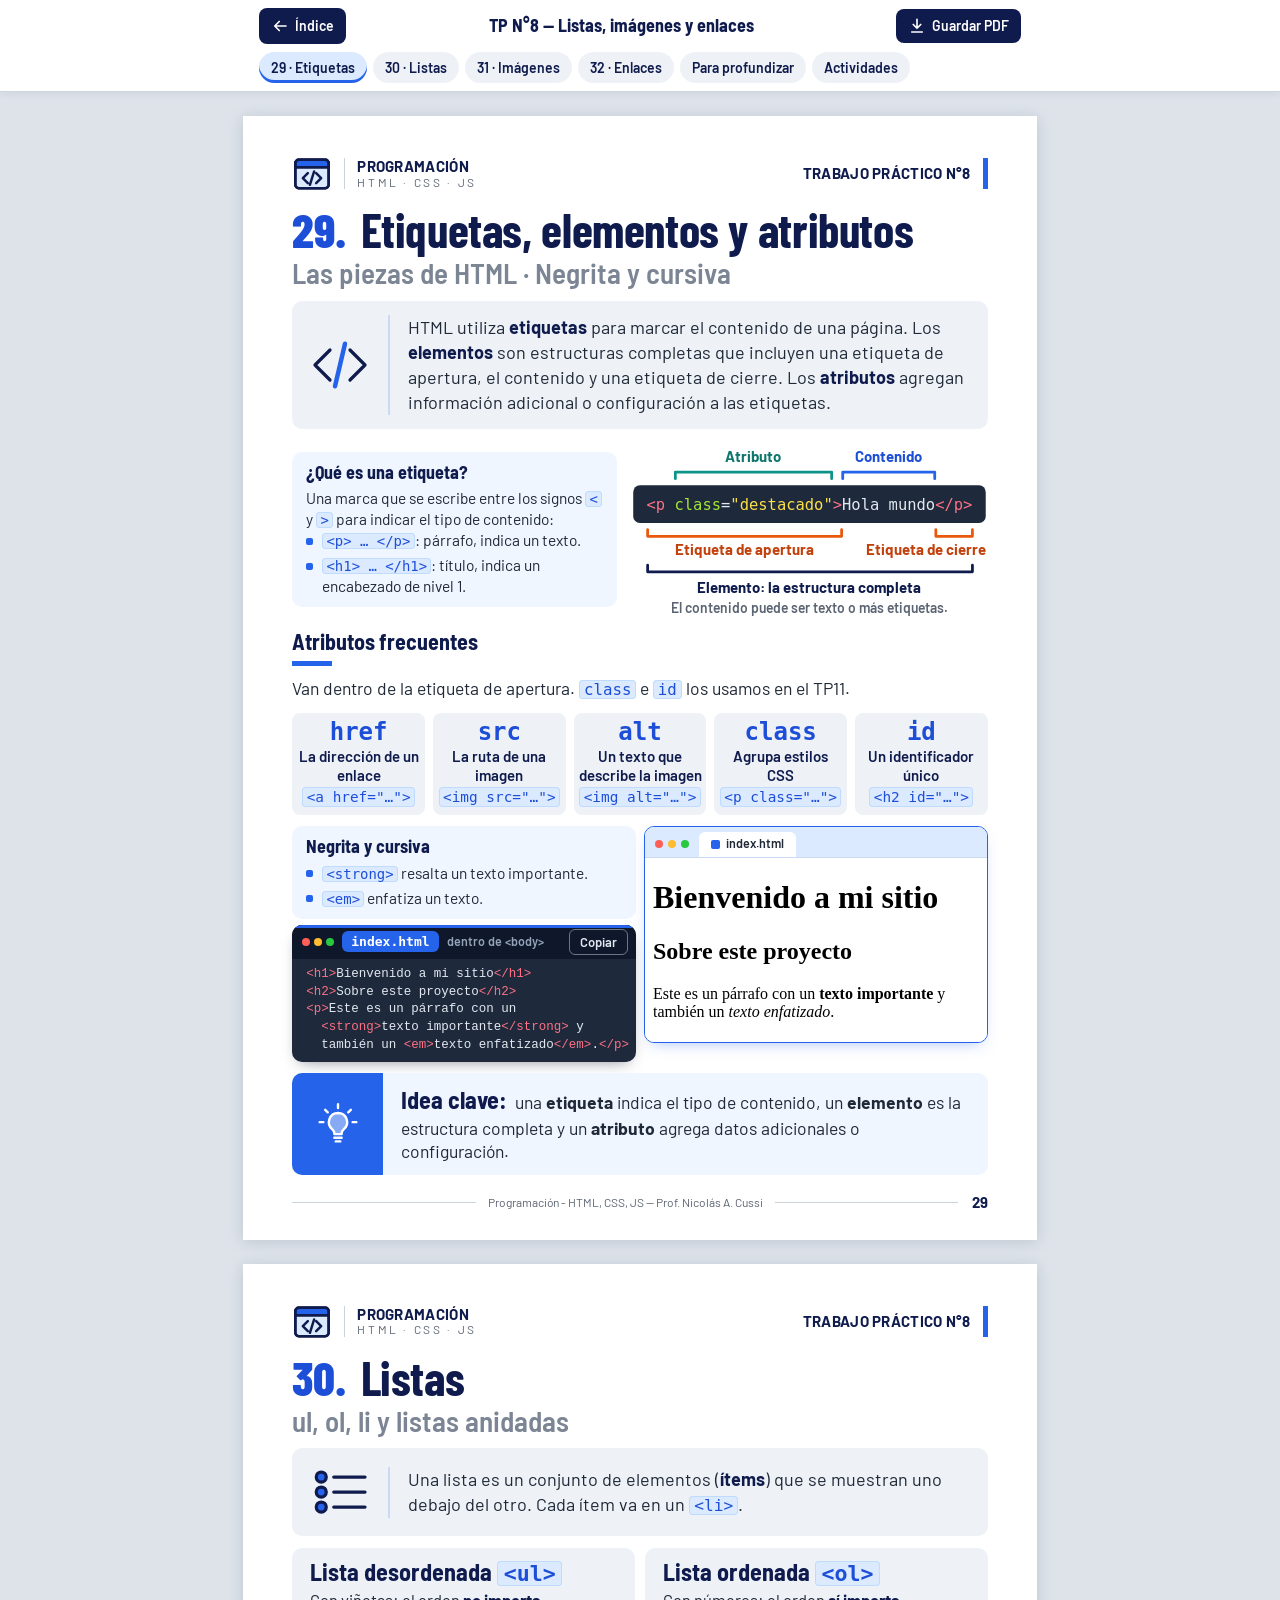
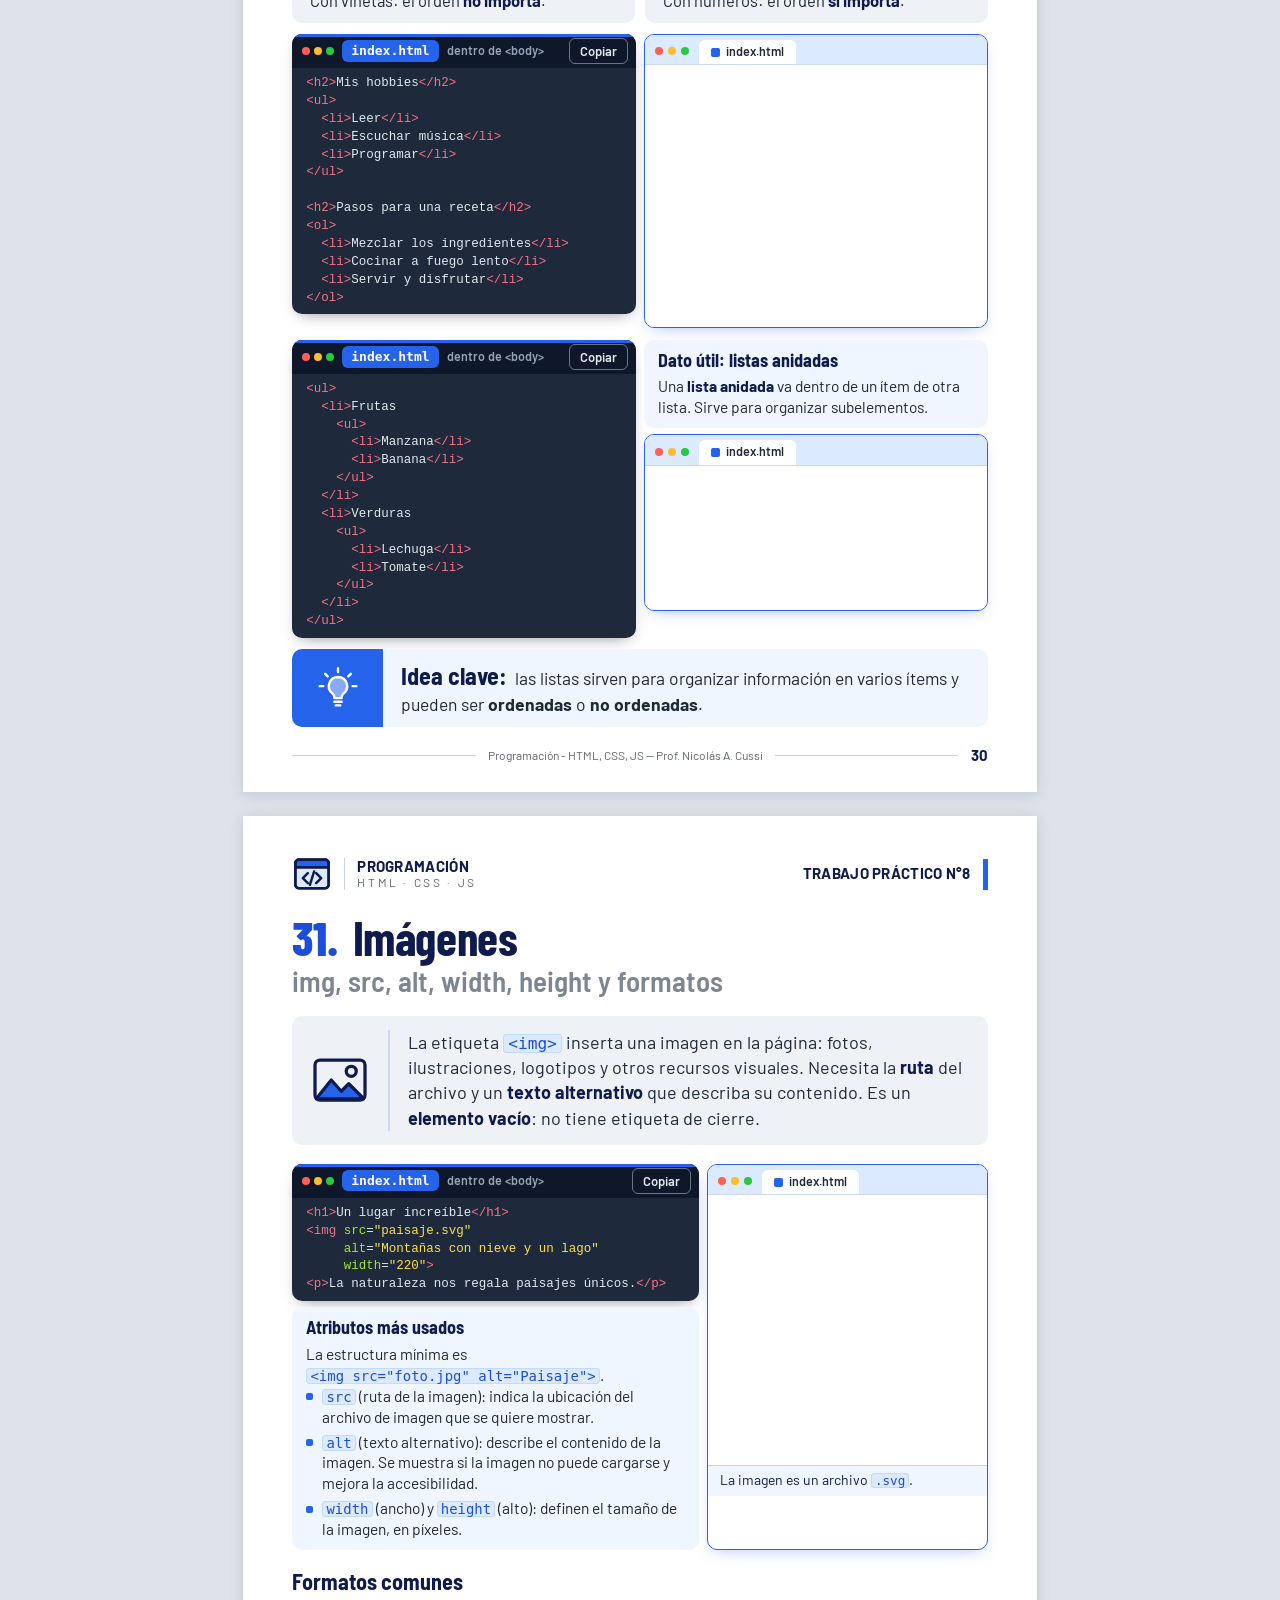
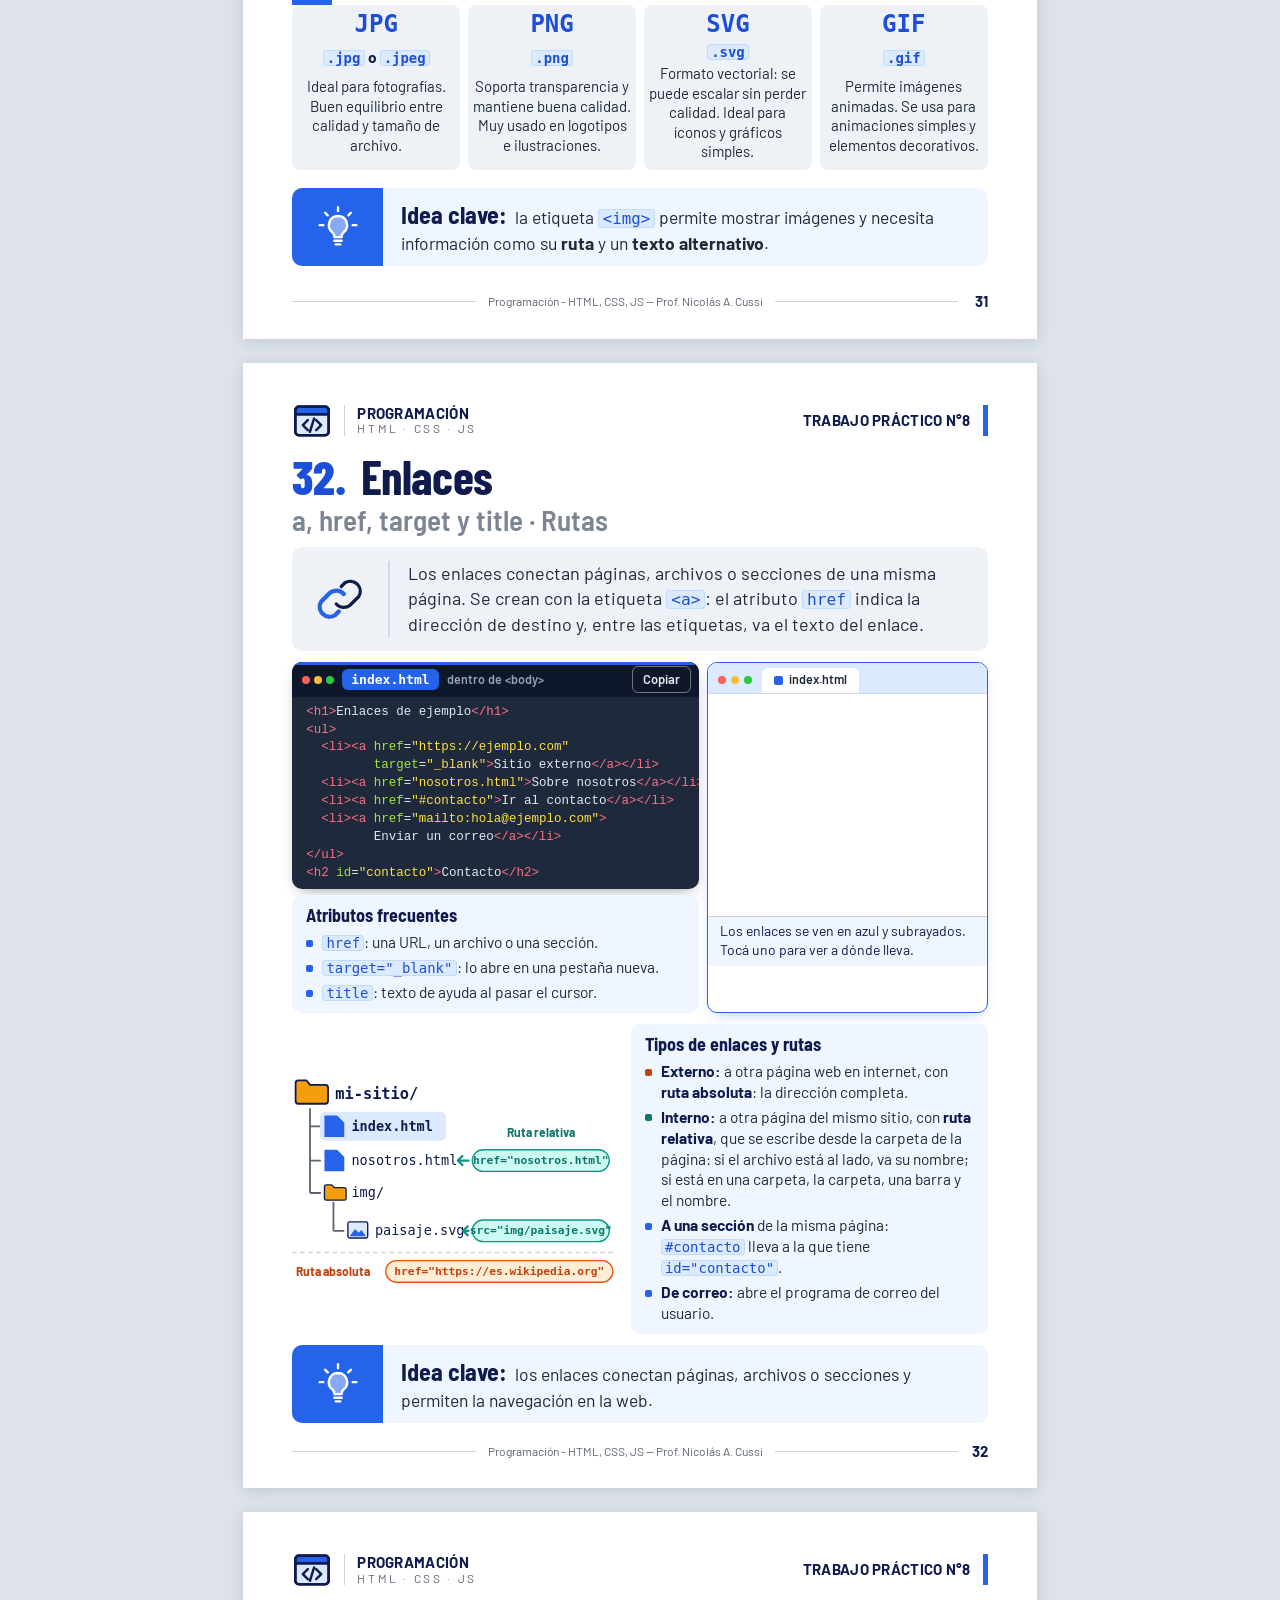
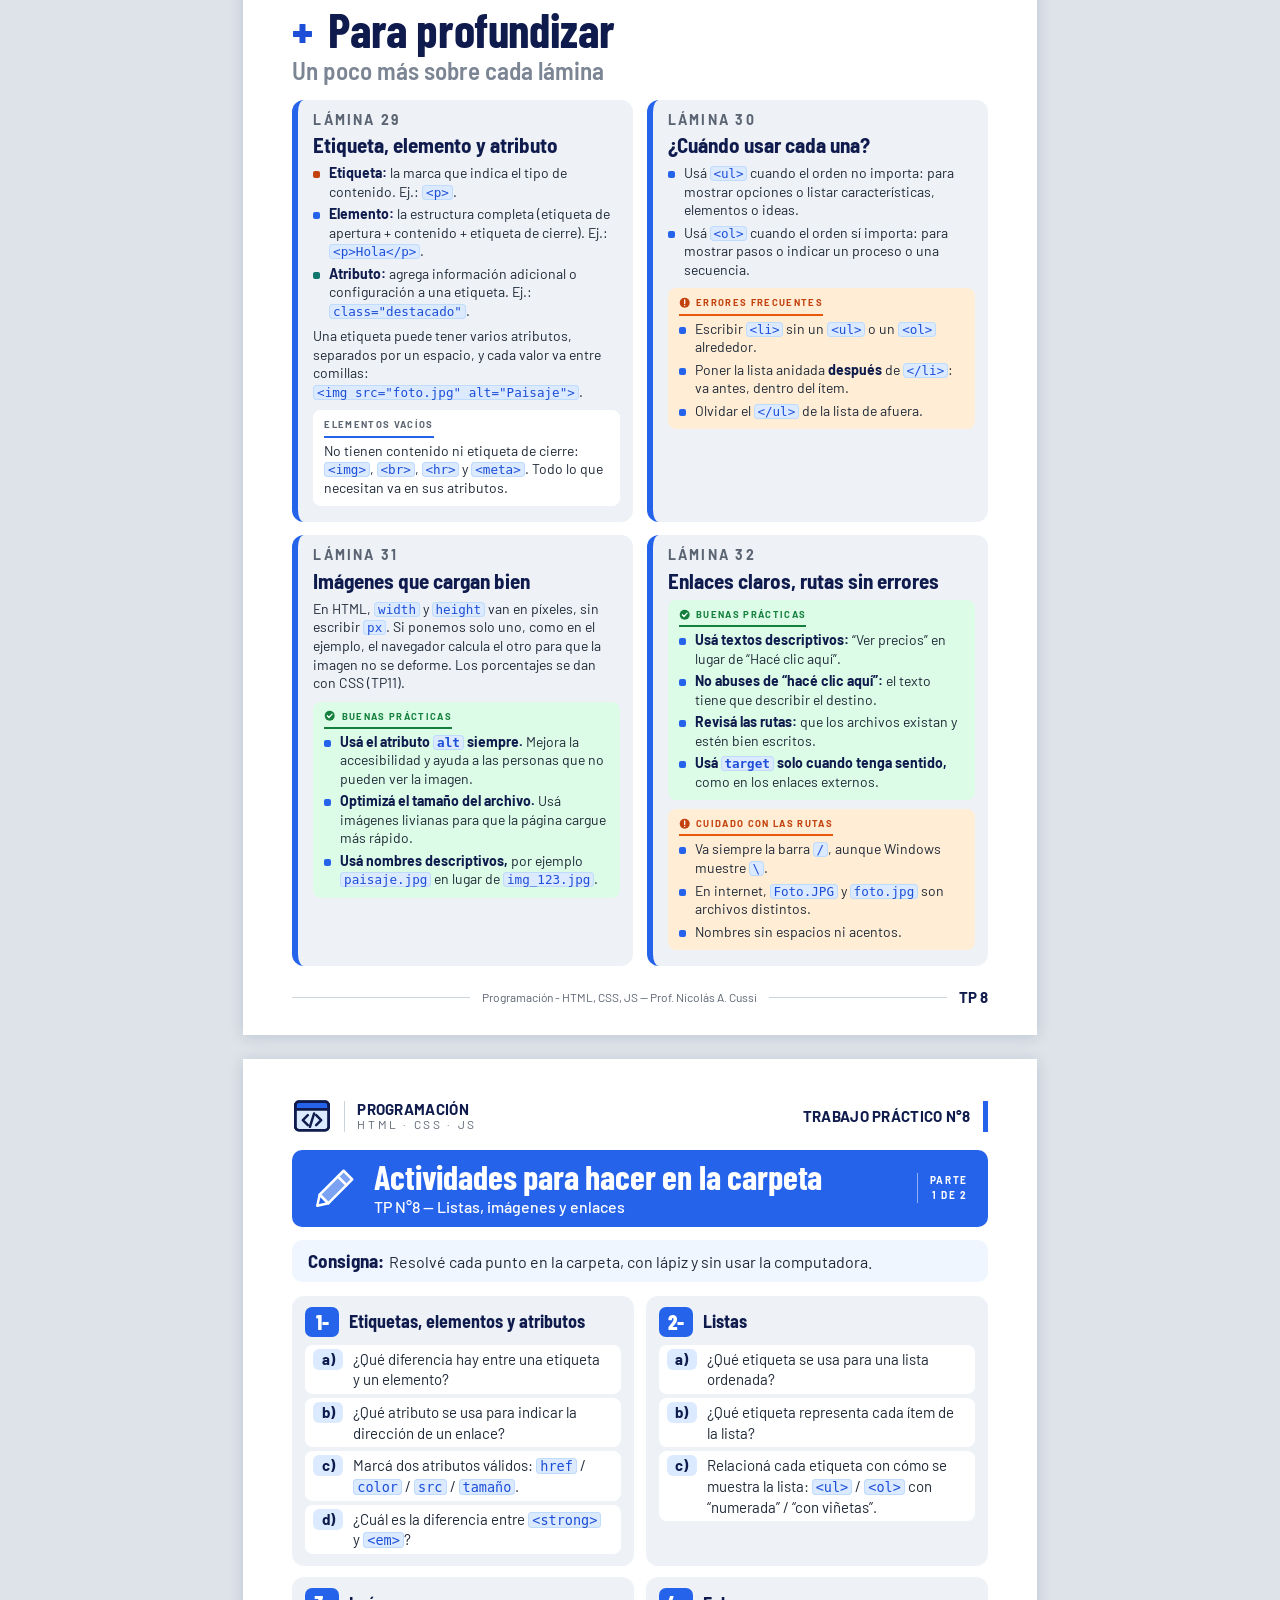
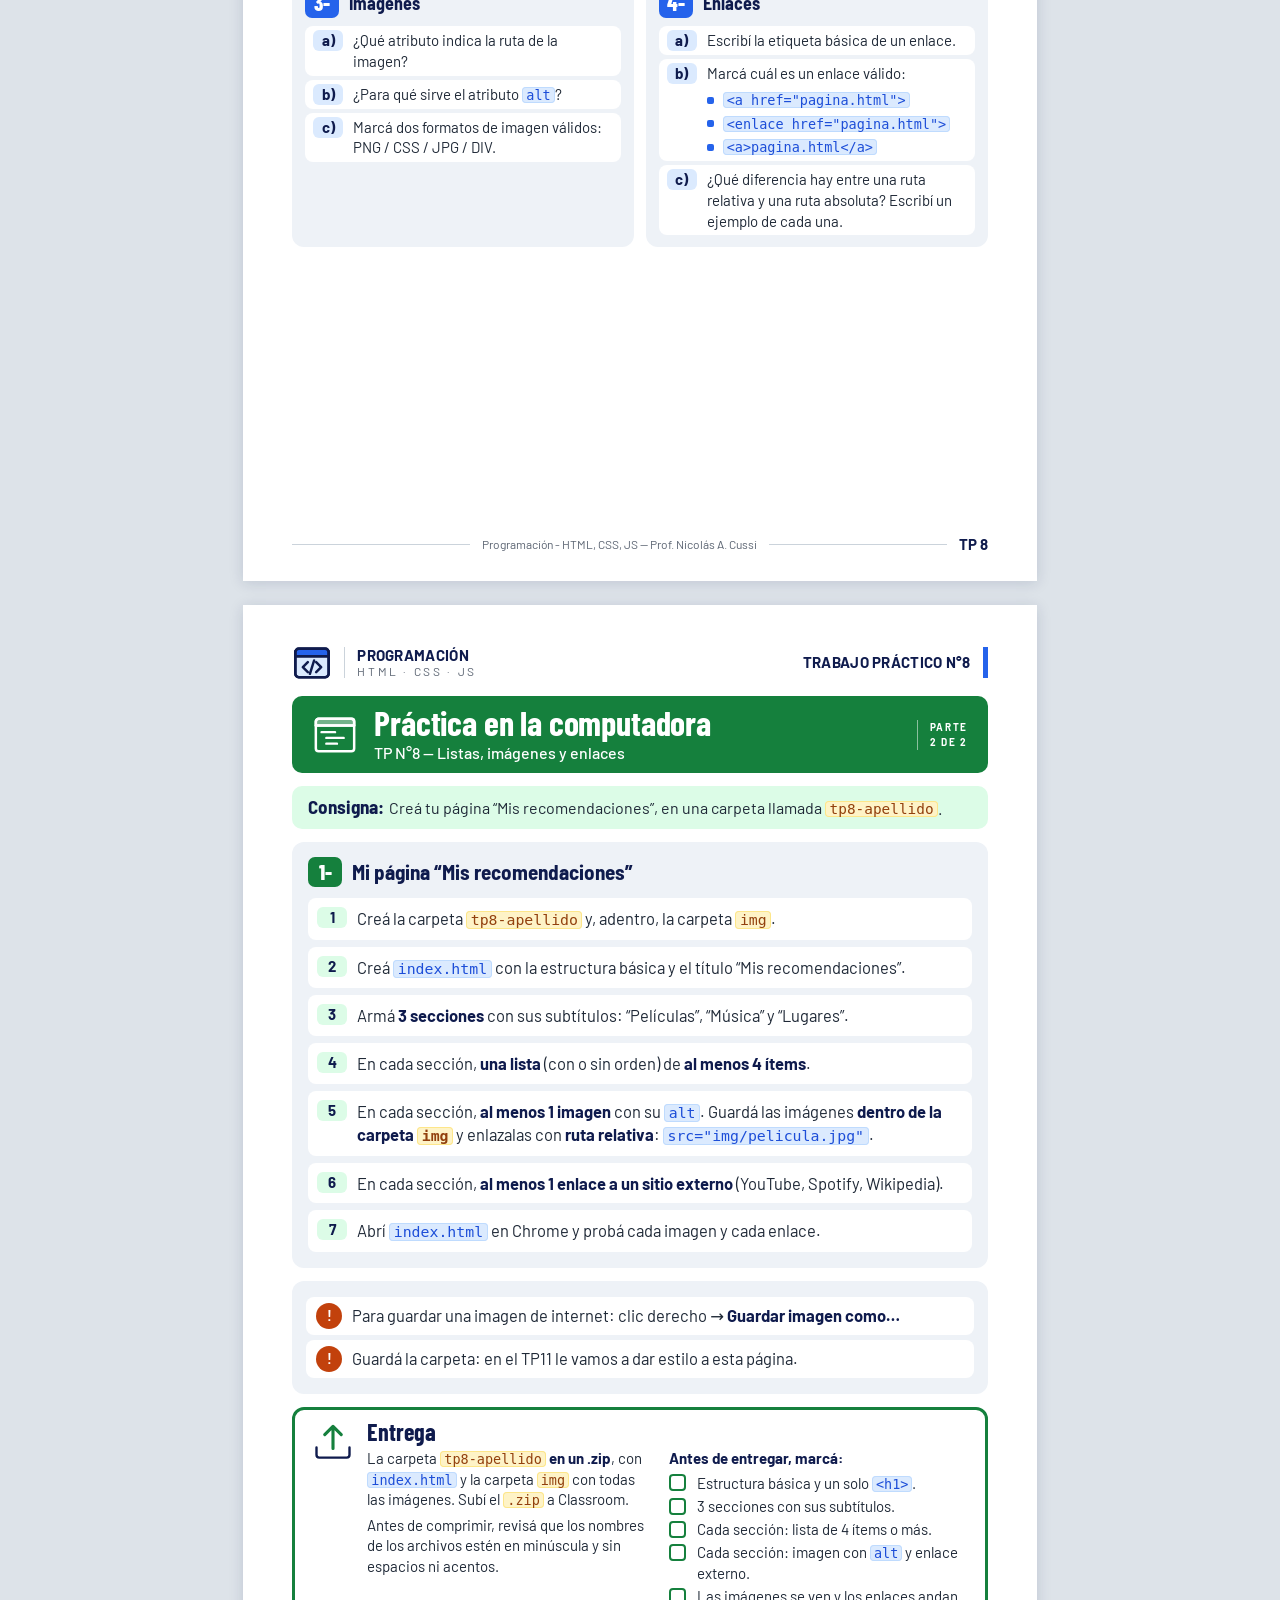
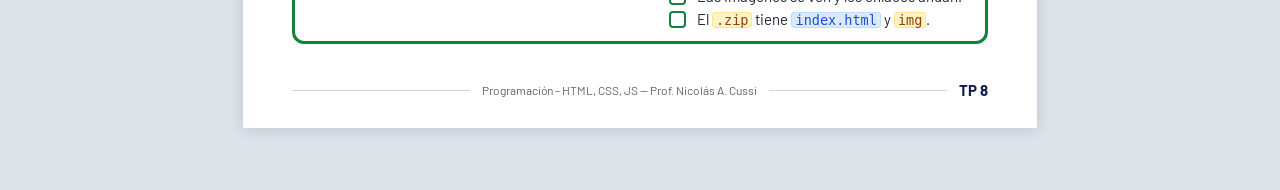
<file: unidades/tp08.html>
<!DOCTYPE html>
<html lang="es-AR">
<head>
  <meta charset="utf-8">
  <meta name="viewport" content="width=device-width, initial-scale=1">
  <title>TP N°8 — Listas, imágenes y enlaces · Programación - HTML, CSS, JS</title>
  <meta name="description" content="TP N°8 de Programación: etiquetas, elementos y atributos, strong y em, listas y listas anidadas, imágenes, enlaces y rutas relativas y absolutas. Prof. Nicolás A. Cussi.">
  <meta name="theme-color" content="#2563EB">
  <link rel="preload" href="../assets/fonts/barlow-latin-400-normal.woff2" as="font" type="font/woff2" crossorigin>
  <link rel="preload" href="../assets/fonts/barlow-semi-condensed-latin-700-normal.woff2" as="font" type="font/woff2" crossorigin>
  <link rel="stylesheet" href="../assets/css/estilos.css">
</head>
<body data-tp="8">

<!-- ====== Íconos ====== -->
<svg width="0" height="0" style="position:absolute" aria-hidden="true" focusable="false">
  <defs>
    <symbol id="i-web" viewBox="0 0 48 48">
      <rect x="4" y="7" width="40" height="34" rx="4" style="fill:var(--ac2, var(--acento-claro))"/>
      <path d="M8 7h32a4 4 0 0 1 4 4v5H4v-5a4 4 0 0 1 4-4z" style="fill:var(--ac)"/>
      <rect x="4" y="7" width="40" height="34" rx="4"/>
      <path d="M4 16h40M19 23l-6 6 6 6M29 23l6 6-6 6M26.5 21l-5 16"/>
    </symbol>
    <symbol id="i-etiqueta" viewBox="0 0 48 48">
      <path d="M16 12 4 24l12 12M32 12l12 12-12 12"/>
      <path d="M28 7 20 41" style="stroke:var(--ac);stroke-width:3.6"/>
    </symbol>
    <symbol id="i-lista" viewBox="0 0 48 48">
      <circle cx="9" cy="12" r="4" style="fill:var(--ac)"/>
      <circle cx="9" cy="24" r="4" style="fill:var(--ac)"/>
      <circle cx="9" cy="36" r="4" style="fill:var(--ac)"/>
      <path d="M19 12h25M19 24h25M19 36h25"/>
    </symbol>
    <symbol id="i-imagen" viewBox="0 0 48 48">
      <path d="M5 39 17 24l8 9 6-6 12 12z" style="fill:var(--ac)"/>
      <rect x="4" y="8" width="40" height="32" rx="4"/>
      <circle cx="33" cy="17" r="4"/>
    </symbol>
    <symbol id="i-enlace" viewBox="0 0 48 48">
      <path d="M21 28a8 8 0 0 0 11 1l7-7a8 8 0 0 0-11-11l-3 3"/>
      <path d="M27 20a8 8 0 0 0-11-1l-7 7a8 8 0 0 0 11 11l3-3" style="stroke:var(--ac);stroke-width:3.4"/>
    </symbol>
    <symbol id="i-importante" viewBox="0 0 48 48">
      <circle cx="24" cy="24" r="21" style="fill:var(--ac);stroke:none"/>
      <path d="M24 12v15M24 35v.5" style="stroke:var(--blanco);stroke-width:5.5"/>
    </symbol>
    <symbol id="i-consejo" viewBox="0 0 48 48">
      <circle cx="24" cy="24" r="21" style="fill:var(--ac);stroke:none"/>
      <path d="M14 24.5l7 7 13-14" style="stroke:var(--blanco);stroke-width:5.5"/>
    </symbol>
    <symbol id="i-foco" viewBox="0 0 48 48">
      <path d="M24 2.5v4M10 8.5l2.8 2.8M38 8.5l-2.8 2.8M4 22h4M40 22h4"/>
      <path d="M24 12a10 10 0 0 0-6.2 17.8c1.4 1.2 2.2 2.6 2.2 4.2v1h8v-1c0-1.6.8-3 2.2-4.2A10 10 0 0 0 24 12z" style="fill:var(--ac)"/>
      <path d="M20 39h8M21.5 43h5"/>
    </symbol>
    <symbol id="i-lapiz" viewBox="0 0 48 48">
      <path d="M33 6l9 9-25 25-9-9z" style="fill:var(--ac)"/>
      <path d="M8 31 5.5 42.5 17 40z"/>
      <path d="M27 12l9 9"/>
    </symbol>
    <symbol id="i-editor" viewBox="0 0 48 48">
      <path d="M7 7h34a3 3 0 0 1 3 3v4H4v-4a3 3 0 0 1 3-3z" style="fill:var(--ac)"/>
      <rect x="4" y="7" width="40" height="34" rx="3"/>
      <path d="M4 14h40M10 21h14M15 27h18M15 33h11"/>
    </symbol>
    <symbol id="i-subir" viewBox="0 0 48 48">
      <path d="M6 30v8a3 3 0 0 0 3 3h30a3 3 0 0 0 3-3v-8"/>
      <path d="M24 31V7M15 16l9-9 9 9" style="stroke:var(--ac);stroke-width:3.4"/>
    </symbol>
    <symbol id="i-descarga" viewBox="0 0 24 24">
      <path d="M12 3v12M7 10l5 5 5-5M5 20h14"/>
    </symbol>
    <symbol id="i-atras" viewBox="0 0 24 24">
      <path d="M20 12H5M11 6l-6 6 6 6"/>
    </symbol>
  </defs>
</svg>

<a class="saltar" href="#contenido">Saltar al contenido</a>

<header class="barra">
  <div class="barra__fila">
    <a class="boton barra__volver" href="../index.html"><svg aria-hidden="true" focusable="false"><use href="#i-atras"/></svg><span>Índice</span></a>
    <span class="barra__titulo">TP N°8 — Listas, imágenes y enlaces</span>
    <button class="boton" type="button" data-imprimir aria-label="Guardar en PDF">
      <svg aria-hidden="true" focusable="false"><use href="#i-descarga"/></svg><span><span class="boton__largo">Guardar </span>PDF</span>
    </button>
  </div>
  <nav class="partes" aria-label="Partes del TP N°8">
    <a href="#pag-29">29 · Etiquetas</a>
    <a href="#pag-30">30 · Listas</a>
    <a href="#pag-31">31 · Imágenes</a>
    <a href="#pag-32">32 · Enlaces</a>
    <a href="#profundizar">Para profundizar</a>
    <a href="#actividades">Actividades</a>
  </nav>
</header>

<main id="contenido" class="laminas">
  <h1 class="sr-only">TP N°8 — Listas, imágenes y enlaces</h1>

  <!-- =================== LÁMINA 29 =================== -->
  <article class="lamina lamina--compacta" id="pag-29" aria-labelledby="t29">
    <div class="cab" aria-hidden="true">
      <svg class="cab__logo"><use href="#i-web"/></svg>
      <div class="cab__marca"><b>PROGRAMACIÓN</b><span>HTML · CSS · JS</span></div>
      <div class="cab__lema"><span class="cab__lema-largo">TRABAJO PRÁCTICO </span><span class="cab__lema-corto">TP </span><span class="cab__lema-n">N°8</span></div>
      <span class="cab__raya"></span>
    </div>

    <div class="tit">
      <h2 class="tit__h" id="t29"><span class="tit__num">29.</span> Etiquetas, elementos y atributos</h2>
      <p class="tit__sub">Las piezas de HTML · Negrita y cursiva</p>
    </div>

    <div class="intro">
      <svg class="ico ico--xl" aria-hidden="true" focusable="false"><use href="#i-etiqueta"/></svg>
      <p>HTML utiliza <strong>etiquetas</strong> para marcar el contenido de una página. Los <strong>elementos</strong> son estructuras completas que incluyen una etiqueta de apertura, el contenido y una etiqueta de cierre. Los <strong>atributos</strong> agregan información adicional o configuración a las etiquetas.</p>
    </div>

    <div class="esquema-par">
      <aside class="esquema-nota" aria-labelledby="n29a">
        <h3 id="n29a">¿Qué es una etiqueta?</h3>
        <p class="esquema-nota__p">Una marca que se escribe entre los signos <code>&lt;</code> y <code>&gt;</code> para indicar el tipo de contenido:</p>
        <ul class="pf__lista">
          <li><code>&lt;p&gt; … &lt;/p&gt;</code>: párrafo, indica un texto.</li>
          <li><code>&lt;h1&gt; … &lt;/h1&gt;</code>: título, indica un encabezado de nivel 1.</li>
        </ul>
      </aside>
      <figure class="esquema">
        <svg viewBox="0 0 322 160" style="max-width:360px;margin:0 auto" role="img" aria-labelledby="esq29">
          <title id="esq29">¿Qué es un elemento? En p class="destacado", Hola mundo, cierre de p: la etiqueta de apertura es p class="destacado" y la de cierre, la barra p. Dentro de la etiqueta de apertura está el atributo class="destacado". Entre las dos etiquetas está el contenido, Hola mundo, que puede ser texto o más etiquetas. Todo junto es el elemento.</title>
          <!-- Arriba: atributo y contenido -->
          <g style="fill:none;stroke-width:2.5;stroke-linecap:round;stroke-linejoin:round">
            <path d="M40 34v-6h141v6" style="stroke:var(--turquesa)"/>
            <path d="M191 34v-6h83v6" style="stroke:var(--acento)"/>
          </g>
          <g class="tt" text-anchor="middle" style="font-size:13.5px;font-weight:700">
            <text x="110" y="19" style="fill:var(--turquesa-texto)">Atributo</text>
            <text x="232" y="19" style="fill:var(--acento-numero)">Contenido</text>
          </g>
          <!-- El código -->
          <rect x="2" y="40" width="318" height="34" rx="6" style="fill:var(--cod-fondo)"/>
          <text x="14" y="62" textLength="294" lengthAdjust="spacingAndGlyphs" style="font-family:var(--fuente-codigo);font-size:15px;fill:var(--cod-base)"><tspan style="fill:var(--cod-etq)">&lt;p</tspan> <tspan style="fill:var(--cod-atr)">class</tspan>=<tspan style="fill:var(--cod-str)">"destacado"</tspan><tspan style="fill:var(--cod-etq)">&gt;</tspan>Hola mundo<tspan style="fill:var(--cod-etq)">&lt;/p&gt;</tspan></text>
          <!-- Abajo: las etiquetas y el elemento completo -->
          <g style="fill:none;stroke-width:2.5;stroke-linecap:round;stroke-linejoin:round">
            <path d="M15 80v6h175v-6M275 80v6h33v-6" style="stroke:var(--naranja)"/>
            <path d="M15 112v6h293v-6" style="stroke:var(--tinta)"/>
          </g>
          <g class="tt" style="font-size:13.5px;font-weight:700">
            <text x="102" y="103" text-anchor="middle" style="fill:var(--naranja-texto)">Etiqueta de apertura</text>
            <text x="320" y="103" text-anchor="end" style="fill:var(--naranja-texto)">Etiqueta de cierre</text>
            <text x="161" y="137" text-anchor="middle">Elemento: la estructura completa</text>
          </g>
          <text class="tt" x="161" y="155" text-anchor="middle" style="font-size:12.5px;fill:var(--gris)">El contenido puede ser texto o más etiquetas.</text>
        </svg>
      </figure>
    </div>

    <section aria-labelledby="s29a">
      <h3 class="subtitulo" id="s29a">Atributos frecuentes</h3>
      <p class="texto--sub">Van dentro de la etiqueta de apertura. <code>class</code> e <code>id</code> los usamos en el TP11.</p>
      <ul class="operaciones operaciones--atr" aria-label="Atributos frecuentes">
        <li><b>href</b><span>La dirección de un enlace</span><code>&lt;a href="…"&gt;</code></li>
        <li><b>src</b><span>La ruta de una imagen</span><code>&lt;img src="…"&gt;</code></li>
        <li><b>alt</b><span>Un texto que describe la imagen</span><code>&lt;img alt="…"&gt;</code></li>
        <li><b>class</b><span>Agrupa estilos CSS</span><code>&lt;p class="…"&gt;</code></li>
        <li><b>id</b><span>Un identificador único</span><code>&lt;h2 id="…"&gt;</code></li>
      </ul>
    </section>

    <div class="ej ej--res ej--chico">
      <div class="ej-col">
        <aside class="esquema-nota" aria-labelledby="n29b">
          <h3 id="n29b">Negrita y cursiva</h3>
          <ul class="pf__lista">
            <li><code>&lt;strong&gt;</code> resalta un texto importante.</li>
            <li><code>&lt;em&gt;</code> enfatiza un texto.</li>
          </ul>
        </aside>
        <figure class="codigo codigo--html" id="ej-29">
          <figcaption><span class="codigo__archivo">index.html</span><span class="codigo__donde">dentro de &lt;body&gt;</span></figcaption>
          <pre tabindex="0" aria-label="Código de index.html, dentro de body"><code><span class="c-etq">&lt;h1&gt;</span>Bienvenido a mi sitio<span class="c-etq">&lt;/h1&gt;</span>
<span class="c-etq">&lt;h2&gt;</span>Sobre este proyecto<span class="c-etq">&lt;/h2&gt;</span>
<span class="c-etq">&lt;p&gt;</span>Este es un párrafo con un
  <span class="c-etq">&lt;strong&gt;</span>texto importante<span class="c-etq">&lt;/strong&gt;</span> y
  también un <span class="c-etq">&lt;em&gt;</span>texto enfatizado<span class="c-etq">&lt;/em&gt;</span>.<span class="c-etq">&lt;/p&gt;</span></code></pre>
        </figure>
      </div>
      <figure class="resultado" data-html="ej-29" style="--alto:184px;--alto-cel:184px">
        <div class="resultado__barra" aria-hidden="true"><span class="resultado__puntos"></span><span class="resultado__pestana">index.html</span></div>
        <iframe title="Resultado en el navegador: el título Bienvenido a mi sitio, el subtítulo Sobre este proyecto y un párrafo donde texto importante se ve en negrita y texto enfatizado, en cursiva." sandbox=""></iframe>
      </figure>
    </div>

    <aside class="idea" aria-label="Idea clave">
      <span class="idea__ico"><svg class="ico" aria-hidden="true" focusable="false"><use href="#i-foco"/></svg></span>
      <p><strong>Idea clave:</strong> una <b>etiqueta</b> indica el tipo de contenido, un <b>elemento</b> es la estructura completa y un <b>atributo</b> agrega datos adicionales o configuración.</p>
    </aside>

    <footer class="pie">
      <span class="pie__linea"></span>
      <span>Programación - HTML, CSS, JS — Prof. Nicolás A. Cussi</span>
      <span class="pie__linea"></span>
      <span class="pie__num" aria-label="Página 29">29</span>
    </footer>
  </article>

  <!-- =================== LÁMINA 30 =================== -->
  <article class="lamina lamina--compacta" id="pag-30" aria-labelledby="t30">
    <div class="cab" aria-hidden="true">
      <svg class="cab__logo"><use href="#i-web"/></svg>
      <div class="cab__marca"><b>PROGRAMACIÓN</b><span>HTML · CSS · JS</span></div>
      <div class="cab__lema"><span class="cab__lema-largo">TRABAJO PRÁCTICO </span><span class="cab__lema-corto">TP </span><span class="cab__lema-n">N°8</span></div>
      <span class="cab__raya"></span>
    </div>

    <div class="tit">
      <h2 class="tit__h" id="t30"><span class="tit__num">30.</span> Listas</h2>
      <p class="tit__sub">ul, ol, li y listas anidadas</p>
    </div>

    <div class="intro">
      <svg class="ico ico--xl" aria-hidden="true" focusable="false"><use href="#i-lista"/></svg>
      <p>Una lista es un conjunto de elementos (<strong>ítems</strong>) que se muestran uno debajo del otro. Cada ítem va en un <code>&lt;li&gt;</code>.</p>
    </div>

    <ul class="comparar" aria-label="Tipos de listas">
      <li><div><h3>Lista desordenada <code>&lt;ul&gt;</code></h3><p>Con viñetas: el orden <strong>no importa</strong>.</p></div></li>
      <li><div><h3>Lista ordenada <code>&lt;ol&gt;</code></h3><p>Con números: el orden <strong>sí importa</strong>.</p></div></li>
    </ul>

    <div class="ej ej--res ej--chico">
      <figure class="codigo codigo--html" id="ej-30a">
        <figcaption><span class="codigo__archivo">index.html</span><span class="codigo__donde">dentro de &lt;body&gt;</span></figcaption>
        <pre tabindex="0" aria-label="Código de index.html, dentro de body"><code><span class="c-etq">&lt;h2&gt;</span>Mis hobbies<span class="c-etq">&lt;/h2&gt;</span>
<span class="c-etq">&lt;ul&gt;</span>
  <span class="c-etq">&lt;li&gt;</span>Leer<span class="c-etq">&lt;/li&gt;</span>
  <span class="c-etq">&lt;li&gt;</span>Escuchar música<span class="c-etq">&lt;/li&gt;</span>
  <span class="c-etq">&lt;li&gt;</span>Programar<span class="c-etq">&lt;/li&gt;</span>
<span class="c-etq">&lt;/ul&gt;</span>

<span class="c-etq">&lt;h2&gt;</span>Pasos para una receta<span class="c-etq">&lt;/h2&gt;</span>
<span class="c-etq">&lt;ol&gt;</span>
  <span class="c-etq">&lt;li&gt;</span>Mezclar los ingredientes<span class="c-etq">&lt;/li&gt;</span>
  <span class="c-etq">&lt;li&gt;</span>Cocinar a fuego lento<span class="c-etq">&lt;/li&gt;</span>
  <span class="c-etq">&lt;li&gt;</span>Servir y disfrutar<span class="c-etq">&lt;/li&gt;</span>
<span class="c-etq">&lt;/ol&gt;</span></code></pre>
      </figure>
      <figure class="resultado" data-html="ej-30a" style="--alto:262px;--alto-cel:262px">
        <div class="resultado__barra" aria-hidden="true"><span class="resultado__puntos"></span><span class="resultado__pestana">index.html</span></div>
        <iframe title="Resultado en el navegador: Mis hobbies, con Leer, Escuchar música y Programar marcados con viñetas, y Pasos para una receta, con los tres pasos numerados del 1 al 3." sandbox=""></iframe>
      </figure>
    </div>

    <div class="ej ej--res ej--chico">
      <figure class="codigo codigo--html" id="ej-30b">
        <figcaption><span class="codigo__archivo">index.html</span><span class="codigo__donde">dentro de &lt;body&gt;</span></figcaption>
        <pre tabindex="0" aria-label="Código de index.html, dentro de body"><code><span class="c-etq">&lt;ul&gt;</span>
  <span class="c-etq">&lt;li&gt;</span>Frutas
    <span class="c-etq">&lt;ul&gt;</span>
      <span class="c-etq">&lt;li&gt;</span>Manzana<span class="c-etq">&lt;/li&gt;</span>
      <span class="c-etq">&lt;li&gt;</span>Banana<span class="c-etq">&lt;/li&gt;</span>
    <span class="c-etq">&lt;/ul&gt;</span>
  <span class="c-etq">&lt;/li&gt;</span>
  <span class="c-etq">&lt;li&gt;</span>Verduras
    <span class="c-etq">&lt;ul&gt;</span>
      <span class="c-etq">&lt;li&gt;</span>Lechuga<span class="c-etq">&lt;/li&gt;</span>
      <span class="c-etq">&lt;li&gt;</span>Tomate<span class="c-etq">&lt;/li&gt;</span>
    <span class="c-etq">&lt;/ul&gt;</span>
  <span class="c-etq">&lt;/li&gt;</span>
<span class="c-etq">&lt;/ul&gt;</span></code></pre>
      </figure>
      <div class="ej-col">
        <aside class="esquema-nota" aria-labelledby="n30">
          <h3 id="n30">Dato útil: listas anidadas</h3>
          <p class="esquema-nota__p">Una <strong>lista anidada</strong> va dentro de un ítem de otra lista. Sirve para organizar subelementos.</p>
        </aside>
        <figure class="resultado" data-html="ej-30b" style="--alto:144px;--alto-cel:144px">
          <div class="resultado__barra" aria-hidden="true"><span class="resultado__puntos"></span><span class="resultado__pestana">index.html</span></div>
          <iframe title="Resultado en el navegador: Frutas, con Manzana y Banana más adentro, y Verduras, con Lechuga y Tomate más adentro. Las sublistas llevan otra viñeta." sandbox=""></iframe>
        </figure>
      </div>
    </div>

    <aside class="idea" aria-label="Idea clave">
      <span class="idea__ico"><svg class="ico" aria-hidden="true" focusable="false"><use href="#i-foco"/></svg></span>
      <p><strong>Idea clave:</strong> las listas sirven para organizar información en varios ítems y pueden ser <b>ordenadas</b> o <b>no ordenadas</b>.</p>
    </aside>

    <footer class="pie">
      <span class="pie__linea"></span>
      <span>Programación - HTML, CSS, JS — Prof. Nicolás A. Cussi</span>
      <span class="pie__linea"></span>
      <span class="pie__num" aria-label="Página 30">30</span>
    </footer>
  </article>

  <!-- =================== LÁMINA 31 =================== -->
  <article class="lamina lamina--compacta" id="pag-31" aria-labelledby="t31">
    <div class="cab" aria-hidden="true">
      <svg class="cab__logo"><use href="#i-web"/></svg>
      <div class="cab__marca"><b>PROGRAMACIÓN</b><span>HTML · CSS · JS</span></div>
      <div class="cab__lema"><span class="cab__lema-largo">TRABAJO PRÁCTICO </span><span class="cab__lema-corto">TP </span><span class="cab__lema-n">N°8</span></div>
      <span class="cab__raya"></span>
    </div>

    <div class="tit">
      <h2 class="tit__h" id="t31"><span class="tit__num">31.</span> Imágenes</h2>
      <p class="tit__sub">img, src, alt, width, height y formatos</p>
    </div>

    <div class="intro">
      <svg class="ico ico--xl" aria-hidden="true" focusable="false"><use href="#i-imagen"/></svg>
      <p>La etiqueta <code>&lt;img&gt;</code> inserta una imagen en la página: fotos, ilustraciones, logotipos y otros recursos visuales. Necesita la <strong>ruta</strong> del archivo y un <strong>texto alternativo</strong> que describa su contenido. Es un <strong>elemento vacío</strong>: no tiene etiqueta de cierre.</p>
    </div>

    <div class="ej ej--chico">
      <div class="ej-col">
        <figure class="codigo codigo--html" id="ej-31">
          <figcaption><span class="codigo__archivo">index.html</span><span class="codigo__donde">dentro de &lt;body&gt;</span></figcaption>
          <pre tabindex="0" aria-label="Código de index.html, dentro de body"><code><span class="c-etq">&lt;h1&gt;</span>Un lugar increíble<span class="c-etq">&lt;/h1&gt;</span>
<span class="c-etq">&lt;img</span> <span class="c-atr">src</span>=<span class="c-str">"paisaje.svg"</span>
     <span class="c-atr">alt</span>=<span class="c-str">"Montañas con nieve y un lago"</span>
     <span class="c-atr">width</span>=<span class="c-str">"220"</span><span class="c-etq">&gt;</span>
<span class="c-etq">&lt;p&gt;</span>La naturaleza nos regala paisajes únicos.<span class="c-etq">&lt;/p&gt;</span></code></pre>
        </figure>
        <aside class="esquema-nota" aria-labelledby="n31a">
          <h3 id="n31a">Atributos más usados</h3>
          <p class="esquema-nota__p">La estructura mínima es <code>&lt;img src="foto.jpg" alt="Paisaje"&gt;</code>.</p>
          <ul class="pf__lista">
            <li><code>src</code> (ruta de la imagen): indica la ubicación del archivo de imagen que se quiere mostrar.</li>
            <li><code>alt</code> (texto alternativo): describe el contenido de la imagen. Se muestra si la imagen no puede cargarse y mejora la accesibilidad.</li>
            <li><code>width</code> (ancho) y <code>height</code> (alto): definen el tamaño de la imagen, en píxeles.</li>
          </ul>
        </aside>
      </div>
      <figure class="resultado" data-html="ej-31" style="--alto:270px;--alto-cel:288px">
        <div class="resultado__barra" aria-hidden="true"><span class="resultado__puntos"></span><span class="resultado__pestana">index.html</span></div>
        <iframe title="Resultado en el navegador: el título Un lugar increíble, la ilustración de unas montañas con nieve junto a un lago y el párrafo La naturaleza nos regala paisajes únicos." sandbox=""></iframe>
        <figcaption class="resultado__nota">La imagen es un archivo <code>.svg</code>.</figcaption>
      </figure>
    </div>

    <section aria-labelledby="s31">
      <h3 class="subtitulo" id="s31">Formatos comunes</h3>
      <ul class="operaciones operaciones--4" aria-label="Formatos de imagen">
        <li><b>JPG</b><span><code>.jpg</code> o <code>.jpeg</code></span><p>Ideal para fotografías. Buen equilibrio entre calidad y tamaño de archivo.</p></li>
        <li><b>PNG</b><span><code>.png</code></span><p>Soporta transparencia y mantiene buena calidad. Muy usado en logotipos e ilustraciones.</p></li>
        <li><b>SVG</b><span><code>.svg</code></span><p>Formato vectorial: se puede escalar sin perder calidad. Ideal para íconos y gráficos simples.</p></li>
        <li><b>GIF</b><span><code>.gif</code></span><p>Permite imágenes animadas. Se usa para animaciones simples y elementos decorativos.</p></li>
      </ul>
    </section>

    <aside class="idea" aria-label="Idea clave">
      <span class="idea__ico"><svg class="ico" aria-hidden="true" focusable="false"><use href="#i-foco"/></svg></span>
      <p><strong>Idea clave:</strong> la etiqueta <code>&lt;img&gt;</code> permite mostrar imágenes y necesita información como su <b>ruta</b> y un <b>texto alternativo</b>.</p>
    </aside>

    <footer class="pie">
      <span class="pie__linea"></span>
      <span>Programación - HTML, CSS, JS — Prof. Nicolás A. Cussi</span>
      <span class="pie__linea"></span>
      <span class="pie__num" aria-label="Página 31">31</span>
    </footer>
  </article>

  <!-- =================== LÁMINA 32 =================== -->
  <article class="lamina lamina--compacta" id="pag-32" aria-labelledby="t32">
    <div class="cab" aria-hidden="true">
      <svg class="cab__logo"><use href="#i-web"/></svg>
      <div class="cab__marca"><b>PROGRAMACIÓN</b><span>HTML · CSS · JS</span></div>
      <div class="cab__lema"><span class="cab__lema-largo">TRABAJO PRÁCTICO </span><span class="cab__lema-corto">TP </span><span class="cab__lema-n">N°8</span></div>
      <span class="cab__raya"></span>
    </div>

    <div class="tit">
      <h2 class="tit__h" id="t32"><span class="tit__num">32.</span> Enlaces</h2>
      <p class="tit__sub">a, href, target y title · Rutas</p>
    </div>

    <div class="intro">
      <svg class="ico ico--xl" aria-hidden="true" focusable="false"><use href="#i-enlace"/></svg>
      <p>Los enlaces conectan páginas, archivos o secciones de una misma página. Se crean con la etiqueta <code>&lt;a&gt;</code>: el atributo <code>href</code> indica la dirección de destino y, entre las etiquetas, va el texto del enlace.</p>
    </div>

    <div class="ej ej--chico">
      <div class="ej-col">
        <figure class="codigo codigo--html" id="ej-32">
          <figcaption><span class="codigo__archivo">index.html</span><span class="codigo__donde">dentro de &lt;body&gt;</span></figcaption>
          <pre tabindex="0" aria-label="Código de index.html, dentro de body"><code><span class="c-etq">&lt;h1&gt;</span>Enlaces de ejemplo<span class="c-etq">&lt;/h1&gt;</span>
<span class="c-etq">&lt;ul&gt;</span>
  <span class="c-etq">&lt;li&gt;&lt;a</span> <span class="c-atr">href</span>=<span class="c-str">"https://ejemplo.com"</span>
         <span class="c-atr">target</span>=<span class="c-str">"_blank"</span><span class="c-etq">&gt;</span>Sitio externo<span class="c-etq">&lt;/a&gt;&lt;/li&gt;</span>
  <span class="c-etq">&lt;li&gt;&lt;a</span> <span class="c-atr">href</span>=<span class="c-str">"nosotros.html"</span><span class="c-etq">&gt;</span>Sobre nosotros<span class="c-etq">&lt;/a&gt;&lt;/li&gt;</span>
  <span class="c-etq">&lt;li&gt;&lt;a</span> <span class="c-atr">href</span>=<span class="c-str">"#contacto"</span><span class="c-etq">&gt;</span>Ir al contacto<span class="c-etq">&lt;/a&gt;&lt;/li&gt;</span>
  <span class="c-etq">&lt;li&gt;&lt;a</span> <span class="c-atr">href</span>=<span class="c-str">"mailto:hola@ejemplo.com"</span><span class="c-etq">&gt;</span>
         Enviar un correo<span class="c-etq">&lt;/a&gt;&lt;/li&gt;</span>
<span class="c-etq">&lt;/ul&gt;</span>
<span class="c-etq">&lt;h2</span> <span class="c-atr">id</span>=<span class="c-str">"contacto"</span><span class="c-etq">&gt;</span>Contacto<span class="c-etq">&lt;/h2&gt;</span></code></pre>
        </figure>
        <aside class="esquema-nota" aria-labelledby="n32a">
          <h3 id="n32a">Atributos frecuentes</h3>
          <ul class="pf__lista">
            <li><code>href</code>: una URL, un archivo o una sección.</li>
            <li><code>target="_blank"</code>: lo abre en una pestaña nueva.</li>
            <li><code>title</code>: texto de ayuda al pasar el cursor.</li>
          </ul>
        </aside>
      </div>
      <figure class="resultado" data-html="ej-32" style="--alto:222px;--alto-cel:260px">
        <div class="resultado__barra" aria-hidden="true"><span class="resultado__puntos"></span><span class="resultado__pestana">index.html</span></div>
        <iframe title="Resultado en el navegador: el título Enlaces de ejemplo, una lista con cuatro enlaces en azul y subrayados, Sitio externo, Sobre nosotros, Ir al contacto y Enviar un correo, y el subtítulo Contacto." sandbox="allow-scripts"></iframe>
        <figcaption class="resultado__nota">Los enlaces se ven en azul y subrayados. Tocá uno para ver a dónde lleva.</figcaption>
      </figure>
    </div>

    <section class="esquema-par" aria-labelledby="n32b">
      <figure class="esquema">
        <svg viewBox="0 0 360 232" style="max-width:380px;margin:0 auto" role="img" aria-labelledby="esq32">
          <title id="esq32">Rutas desde index.html. La carpeta mi-sitio tiene index.html, nosotros.html y la carpeta img, con paisaje.svg adentro. Con ruta relativa, para el archivo de al lado se escribe href="nosotros.html", y para la imagen dentro de img, src="img/paisaje.svg". Para un sitio de internet se usa la ruta absoluta: href="https://es.wikipedia.org".</title>
          <!-- Carpeta del proyecto -->
          <path d="M4 10a3 3 0 0 1 3-3h9l4 5h17a3 3 0 0 1 3 3v15a3 3 0 0 1-3 3H7a3 3 0 0 1-3-3z" style="fill:var(--carpeta);stroke:var(--tinta);stroke-width:2;stroke-linejoin:round"/>
          <text x="48" y="28" style="font-family:var(--fuente-codigo);font-size:17px;font-weight:700;fill:var(--tinta)">mi-sitio/</text>
          <path d="M20 38v94M20 58h12M20 96h12M20 132h12M46 142v32M46 174h12" style="fill:none;stroke:var(--gris);stroke-width:2"/>
          <!-- index.html: la página con los enlaces -->
          <rect x="31" y="42" width="140" height="32" rx="6" style="fill:var(--acento-claro)"/>
          <path d="M36 46h14l8 8v16H36z" style="fill:var(--html)"/>
          <path d="M36 84h14l8 8v16H36z" style="fill:var(--html)"/>
          <path d="M36 125a2 2 0 0 1 2-2h6l3 3h11a2 2 0 0 1 2 2v10a2 2 0 0 1-2 2H38a2 2 0 0 1-2-2z" style="fill:var(--carpeta);stroke:var(--tinta);stroke-width:1.5;stroke-linejoin:round"/>
          <rect x="62" y="164" width="22" height="18" rx="2" style="fill:var(--acento-claro);stroke:var(--tinta);stroke-width:1.5"/>
          <path d="M64 180l6-8 4 4 3-3 5 7z" style="fill:var(--acento)"/>
          <g style="font-family:var(--fuente-codigo);font-size:15px;fill:var(--tinta)">
            <text x="66" y="63" style="font-weight:700">index.html</text>
            <text x="66" y="101">nosotros.html</text>
            <text x="66" y="137">img/</text>
            <text x="92" y="179">paisaje.svg</text>
          </g>
          <!-- Ruta relativa -->
          <text class="tt" x="276" y="70" text-anchor="middle" style="font-size:13.5px;font-weight:700;fill:var(--turquesa-texto)">Ruta relativa</text>
          <g style="fill:var(--turquesa-claro);stroke:var(--turquesa);stroke-width:1.5">
            <rect x="200" y="84" width="152" height="24" rx="12"/>
            <rect x="200" y="162" width="152" height="24" rx="12"/>
          </g>
          <g text-anchor="middle" style="font-family:var(--fuente-codigo);font-size:12.5px;font-weight:700;fill:var(--turquesa-texto)">
            <text x="276" y="100">href="nosotros.html"</text>
            <text x="276" y="178">src="img/paisaje.svg"</text>
          </g>
          <g style="fill:none;stroke:var(--turquesa);stroke-width:2.5;stroke-linecap:round;stroke-linejoin:round">
            <path d="M196 96h-12M189 91l-5 5 5 5"/>
            <path d="M196 174h-6M195 169l-5 5 5 5"/>
          </g>
          <!-- Ruta absoluta -->
          <path d="M0 198h360" style="stroke:var(--linea);stroke-width:1.5;stroke-dasharray:5 4"/>
          <text class="tt" x="4" y="224" style="font-size:13.5px;font-weight:700;fill:var(--naranja-texto)">Ruta absoluta</text>
          <rect x="104" y="207" width="252" height="24" rx="12" style="fill:var(--naranja-claro);stroke:var(--naranja);stroke-width:1.5"/>
          <text x="230" y="223" text-anchor="middle" style="font-family:var(--fuente-codigo);font-size:12.5px;font-weight:700;fill:var(--naranja-texto)">href="https://es.wikipedia.org"</text>
        </svg>
      </figure>
      <aside class="esquema-nota">
        <h3 id="n32b">Tipos de enlaces y rutas</h3>
        <ul class="pf__lista">
          <li class="punto--naranja"><strong>Externo:</strong> a otra página web en internet, con <strong>ruta absoluta</strong>: la dirección completa.</li>
          <li class="punto--turquesa"><strong>Interno:</strong> a otra página del mismo sitio, con <strong>ruta relativa</strong>, que se escribe desde la carpeta de la página: si el archivo está al lado, va su nombre; si está en una carpeta, la carpeta, una barra y el nombre.</li>
          <li><strong>A una sección</strong> de la misma página: <code>#contacto</code> lleva a la que tiene <code>id="contacto"</code>.</li>
          <li><strong>De correo:</strong> abre el programa de correo del usuario.</li>
        </ul>
      </aside>
    </section>

    <aside class="idea" aria-label="Idea clave">
      <span class="idea__ico"><svg class="ico" aria-hidden="true" focusable="false"><use href="#i-foco"/></svg></span>
      <p><strong>Idea clave:</strong> los enlaces conectan páginas, archivos o secciones y permiten la navegación en la web.</p>
    </aside>

    <footer class="pie">
      <span class="pie__linea"></span>
      <span>Programación - HTML, CSS, JS — Prof. Nicolás A. Cussi</span>
      <span class="pie__linea"></span>
      <span class="pie__num" aria-label="Página 32">32</span>
    </footer>
  </article>

  <!-- =================== PARA PROFUNDIZAR =================== -->
  <article class="lamina lamina--pf" id="profundizar" aria-labelledby="tpf">
    <div class="cab" aria-hidden="true">
      <svg class="cab__logo"><use href="#i-web"/></svg>
      <div class="cab__marca"><b>PROGRAMACIÓN</b><span>HTML · CSS · JS</span></div>
      <div class="cab__lema"><span class="cab__lema-largo">TRABAJO PRÁCTICO </span><span class="cab__lema-corto">TP </span><span class="cab__lema-n">N°8</span></div>
      <span class="cab__raya"></span>
    </div>

    <div class="tit">
      <h2 class="tit__h" id="tpf"><span class="tit__num">+</span> Para profundizar</h2>
      <p class="tit__sub">Un poco más sobre cada lámina</p>
    </div>

    <div class="pf-grid">
    <section class="pf" aria-labelledby="pf29">
      <p class="pf__etiqueta">Lámina 29</p>
      <h3 class="pf__titulo" id="pf29">Etiqueta, elemento y atributo</h3>
      <div class="pf__cols">
        <div class="pf__texto">
          <ul class="pf__lista">
            <li class="punto--naranja"><strong>Etiqueta:</strong> la marca que indica el tipo de contenido. Ej.: <code>&lt;p&gt;</code>.</li>
            <li><strong>Elemento:</strong> la estructura completa (etiqueta de apertura + contenido + etiqueta de cierre). Ej.: <code>&lt;p&gt;Hola&lt;/p&gt;</code>.</li>
            <li class="punto--turquesa"><strong>Atributo:</strong> agrega información adicional o configuración a una etiqueta. Ej.: <code>class="destacado"</code>.</li>
          </ul>
          <p>Una etiqueta puede tener varios atributos, separados por un espacio, y cada valor va entre comillas: <code>&lt;img src="foto.jpg" alt="Paisaje"&gt;</code>.</p>
        </div>
        <div class="pf__caja">
          <h4>Elementos vacíos</h4>
          <p>No tienen contenido ni etiqueta de cierre: <code>&lt;img&gt;</code>, <code>&lt;br&gt;</code>, <code>&lt;hr&gt;</code> y <code>&lt;meta&gt;</code>. Todo lo que necesitan va en sus atributos.</p>
        </div>
      </div>
    </section>

    <section class="pf" aria-labelledby="pf30">
      <p class="pf__etiqueta">Lámina 30</p>
      <h3 class="pf__titulo" id="pf30">¿Cuándo usar cada una?</h3>
      <div class="pf__cols">
        <div class="pf__texto">
          <ul class="pf__lista">
            <li>Usá <code>&lt;ul&gt;</code> cuando el orden no importa: para mostrar opciones o listar características, elementos o ideas.</li>
            <li>Usá <code>&lt;ol&gt;</code> cuando el orden sí importa: para mostrar pasos o indicar un proceso o una secuencia.</li>
          </ul>
        </div>
        <div class="pf__caja pf__caja--importante">
          <h4><svg class="ico tit-ico" aria-hidden="true" focusable="false"><use href="#i-importante"/></svg>Errores frecuentes</h4>
          <ul class="pf__lista">
            <li>Escribir <code>&lt;li&gt;</code> sin un <code>&lt;ul&gt;</code> o un <code>&lt;ol&gt;</code> alrededor.</li>
            <li>Poner la lista anidada <strong>después</strong> de <code>&lt;/li&gt;</code>: va antes, dentro del ítem.</li>
            <li>Olvidar el <code>&lt;/ul&gt;</code> de la lista de afuera.</li>
          </ul>
        </div>
      </div>
    </section>

    <section class="pf" aria-labelledby="pf31">
      <p class="pf__etiqueta">Lámina 31</p>
      <h3 class="pf__titulo" id="pf31">Imágenes que cargan bien</h3>
      <div class="pf__cols">
        <div class="pf__texto">
          <p>En HTML, <code>width</code> y <code>height</code> van en píxeles, sin escribir <code>px</code>. Si ponemos solo uno, como en el ejemplo, el navegador calcula el otro para que la imagen no se deforme. Los porcentajes se dan con CSS (TP11).</p>
        </div>
        <div class="pf__caja pf__caja--consejo">
          <h4><svg class="ico tit-ico" aria-hidden="true" focusable="false"><use href="#i-consejo"/></svg>Buenas prácticas</h4>
          <ul class="pf__lista">
            <li><strong>Usá el atributo <code>alt</code> siempre.</strong> Mejora la accesibilidad y ayuda a las personas que no pueden ver la imagen.</li>
            <li><strong>Optimizá el tamaño del archivo.</strong> Usá imágenes livianas para que la página cargue más rápido.</li>
            <li><strong>Usá nombres descriptivos,</strong> por ejemplo <code>paisaje.jpg</code> en lugar de <code>img_123.jpg</code>.</li>
          </ul>
        </div>
      </div>
    </section>

    <section class="pf" aria-labelledby="pf32">
      <p class="pf__etiqueta">Lámina 32</p>
      <h3 class="pf__titulo" id="pf32">Enlaces claros, rutas sin errores</h3>
      <div class="pf__cols">
        <div class="pf__caja pf__caja--consejo">
          <h4><svg class="ico tit-ico" aria-hidden="true" focusable="false"><use href="#i-consejo"/></svg>Buenas prácticas</h4>
          <ul class="pf__lista">
            <li><strong>Usá textos descriptivos:</strong> “Ver precios” en lugar de “Hacé clic aquí”.</li>
            <li><strong>No abuses de “hacé clic aquí”:</strong> el texto tiene que describir el destino.</li>
            <li><strong>Revisá las rutas:</strong> que los archivos existan y estén bien escritos.</li>
            <li><strong>Usá <code>target</code> solo cuando tenga sentido,</strong> como en los enlaces externos.</li>
          </ul>
        </div>
        <div class="pf__caja pf__caja--importante">
          <h4><svg class="ico tit-ico" aria-hidden="true" focusable="false"><use href="#i-importante"/></svg>Cuidado con las rutas</h4>
          <ul class="pf__lista">
            <li>Va siempre la barra <code>/</code>, aunque Windows muestre <code>\</code>.</li>
            <li>En internet, <code>Foto.JPG</code> y <code>foto.jpg</code> son archivos distintos.</li>
            <li>Nombres sin espacios ni acentos.</li>
          </ul>
        </div>
      </div>
    </section>
    </div>

    <footer class="pie">
      <span class="pie__linea"></span>
      <span>Programación - HTML, CSS, JS — Prof. Nicolás A. Cussi</span>
      <span class="pie__linea"></span>
      <span class="pie__num">TP 8</span>
    </footer>
  </article>

  <!-- =================== ACTIVIDADES · Parte 1 =================== -->
  <article class="lamina lamina--act" id="actividades" aria-labelledby="act-1">
    <div class="cab" aria-hidden="true">
      <svg class="cab__logo"><use href="#i-web"/></svg>
      <div class="cab__marca"><b>PROGRAMACIÓN</b><span>HTML · CSS · JS</span></div>
      <div class="cab__lema"><span class="cab__lema-largo">TRABAJO PRÁCTICO </span><span class="cab__lema-corto">TP </span><span class="cab__lema-n">N°8</span></div>
      <span class="cab__raya"></span>
    </div>

    <header class="act-banda">
      <svg class="ico" aria-hidden="true" focusable="false"><use href="#i-lapiz"/></svg>
      <div>
        <h2 id="act-1">Actividades para hacer en la carpeta</h2>
        <p>TP N°8 — Listas, imágenes y enlaces</p>
      </div>
      <span class="act-banda__parte">Parte<br>1 de 2</span>
    </header>

    <p class="consigna"><strong>Consigna:</strong> Resolvé cada punto en la carpeta, con lápiz y sin usar la computadora.</p>

    <ol class="acts acts--2col">
      <li class="act">
        <h3 class="act__titulo"><span class="act__num">1-</span> Etiquetas, elementos y atributos</h3>
        <ol class="act__items">
          <li><b class="act__letra">a)</b><div>¿Qué diferencia hay entre una etiqueta y un elemento?</div></li>
          <li><b class="act__letra">b)</b><div>¿Qué atributo se usa para indicar la dirección de un enlace?</div></li>
          <li><b class="act__letra">c)</b><div>Marcá dos atributos válidos: <code>href</code> / <code>color</code> / <code>src</code> / <code>tamaño</code>.</div></li>
          <li><b class="act__letra">d)</b><div>¿Cuál es la diferencia entre <code>&lt;strong&gt;</code> y <code>&lt;em&gt;</code>?</div></li>
        </ol>
      </li>
      <li class="act">
        <h3 class="act__titulo"><span class="act__num">2-</span> Listas</h3>
        <ol class="act__items">
          <li><b class="act__letra">a)</b><div>¿Qué etiqueta se usa para una lista ordenada?</div></li>
          <li><b class="act__letra">b)</b><div>¿Qué etiqueta representa cada ítem de la lista?</div></li>
          <li><b class="act__letra">c)</b><div>Relacioná cada etiqueta con cómo se muestra la lista: <code>&lt;ul&gt;</code> / <code>&lt;ol&gt;</code> con “numerada” / “con viñetas”.</div></li>
        </ol>
      </li>
      <li class="act">
        <h3 class="act__titulo"><span class="act__num">3-</span> Imágenes</h3>
        <ol class="act__items">
          <li><b class="act__letra">a)</b><div>¿Qué atributo indica la ruta de la imagen?</div></li>
          <li><b class="act__letra">b)</b><div>¿Para qué sirve el atributo <code>alt</code>?</div></li>
          <li><b class="act__letra">c)</b><div>Marcá dos formatos de imagen válidos: PNG / CSS / JPG / DIV.</div></li>
        </ol>
      </li>
      <li class="act">
        <h3 class="act__titulo"><span class="act__num">4-</span> Enlaces</h3>
        <ol class="act__items">
          <li><b class="act__letra">a)</b><div>Escribí la etiqueta básica de un enlace.</div></li>
          <li><b class="act__letra">b)</b><div>Marcá cuál es un enlace válido:
            <ul class="act__frases">
              <li><code>&lt;a href="pagina.html"&gt;</code></li>
              <li><code>&lt;enlace href="pagina.html"&gt;</code></li>
              <li><code>&lt;a&gt;pagina.html&lt;/a&gt;</code></li>
            </ul></div></li>
          <li><b class="act__letra">c)</b><div>¿Qué diferencia hay entre una ruta relativa y una ruta absoluta? Escribí un ejemplo de cada una.</div></li>
        </ol>
      </li>
    </ol>

    <footer class="pie">
      <span class="pie__linea"></span>
      <span>Programación - HTML, CSS, JS — Prof. Nicolás A. Cussi</span>
      <span class="pie__linea"></span>
      <span class="pie__num">TP 8</span>
    </footer>
  </article>

  <!-- =================== ACTIVIDADES · Parte 2 =================== -->
  <article class="lamina lamina--act lamina--compu" id="actividades-2" aria-labelledby="act-2">
    <div class="cab" aria-hidden="true">
      <svg class="cab__logo"><use href="#i-web"/></svg>
      <div class="cab__marca"><b>PROGRAMACIÓN</b><span>HTML · CSS · JS</span></div>
      <div class="cab__lema"><span class="cab__lema-largo">TRABAJO PRÁCTICO </span><span class="cab__lema-corto">TP </span><span class="cab__lema-n">N°8</span></div>
      <span class="cab__raya"></span>
    </div>

    <header class="act-banda">
      <svg class="ico" aria-hidden="true" focusable="false"><use href="#i-editor"/></svg>
      <div>
        <h2 id="act-2">Práctica en la computadora</h2>
        <p>TP N°8 — Listas, imágenes y enlaces</p>
      </div>
      <span class="act-banda__parte">Parte<br>2 de 2</span>
    </header>

    <p class="consigna"><strong>Consigna:</strong> Creá tu página “Mis recomendaciones”, en una carpeta llamada <code class="cod-carpeta">tp8-apellido</code>.</p>

    <ol class="acts acts--amplio">
      <li class="act">
        <h3 class="act__titulo"><span class="act__num">1-</span> Mi página “Mis recomendaciones”</h3>
        <ol class="act__items">
          <li><b class="act__letra">1</b><div>Creá la carpeta <code class="cod-carpeta">tp8-apellido</code> y, adentro, la carpeta <code class="cod-carpeta">img</code>.</div></li>
          <li><b class="act__letra">2</b><div>Creá <code>index.html</code> con la estructura básica y el título “Mis recomendaciones”.</div></li>
          <li><b class="act__letra">3</b><div>Armá <strong>3 secciones</strong> con sus subtítulos: “Películas”, “Música” y “Lugares”.</div></li>
          <li><b class="act__letra">4</b><div>En cada sección, <strong>una lista</strong> (con o sin orden) de <strong>al menos 4 ítems</strong>.</div></li>
          <li><b class="act__letra">5</b><div>En cada sección, <strong>al menos 1 imagen</strong> con su <code>alt</code>. Guardá las imágenes <strong>dentro de la carpeta <code class="cod-carpeta">img</code></strong> y enlazalas con <strong>ruta relativa</strong>: <code>src="img/pelicula.jpg"</code>.</div></li>
          <li><b class="act__letra">6</b><div>En cada sección, <strong>al menos 1 enlace a un sitio externo</strong> (YouTube, Spotify, Wikipedia).</div></li>
          <li><b class="act__letra">7</b><div>Abrí <code>index.html</code> en Chrome y probá cada imagen y cada enlace.</div></li>
        </ol>
      </li>
    </ol>

    <section class="panel" aria-label="Para tener en cuenta">
      <ol class="puntos">
        <li><span class="puntos__n" aria-hidden="true">!</span><span>Para guardar una imagen de internet: clic derecho → <strong>Guardar imagen como…</strong></span></li>
        <li><span class="puntos__n" aria-hidden="true">!</span><span>Guardá la carpeta: en el TP11 le vamos a dar estilo a esta página.</span></li>
      </ol>
    </section>

    <section class="entrega" aria-labelledby="ent-1">
      <svg class="ico ico--l" aria-hidden="true" focusable="false"><use href="#i-subir"/></svg>
      <div>
        <h3 id="ent-1">Entrega</h3>
        <div class="entrega__cols">
          <div>
            <p>La carpeta <code class="cod-carpeta">tp8-apellido</code> <strong>en un .zip</strong>, con <code>index.html</code> y la carpeta <code class="cod-carpeta">img</code> con todas las imágenes. Subí el <code class="cod-carpeta">.zip</code> a Classroom.</p>
            <p class="entrega__sub--sep">Antes de comprimir, revisá que los nombres de los archivos estén en minúscula y sin espacios ni acentos.</p>
          </div>
          <div>
            <p class="entrega__sub">Antes de entregar, marcá:</p>
            <ul class="checklist">
              <li>Estructura básica y un solo <code>&lt;h1&gt;</code>.</li>
              <li>3 secciones con sus subtítulos.</li>
              <li>Cada sección: lista de 4 ítems o más.</li>
              <li>Cada sección: imagen con <code>alt</code> y enlace externo.</li>
              <li>Las imágenes se ven y los enlaces andan.</li>
              <li>El <code class="cod-carpeta">.zip</code> tiene <code>index.html</code> y <code class="cod-carpeta">img</code>.</li>
            </ul>
          </div>
        </div>
      </div>
    </section>

    <footer class="pie">
      <span class="pie__linea"></span>
      <span>Programación - HTML, CSS, JS — Prof. Nicolás A. Cussi</span>
      <span class="pie__linea"></span>
      <span class="pie__num">TP 8</span>
    </footer>
  </article>
</main>

<script src="../assets/js/actividades.js"></script>
<script src="../assets/js/ejemplos.js"></script>
</body>
</html>
</file>
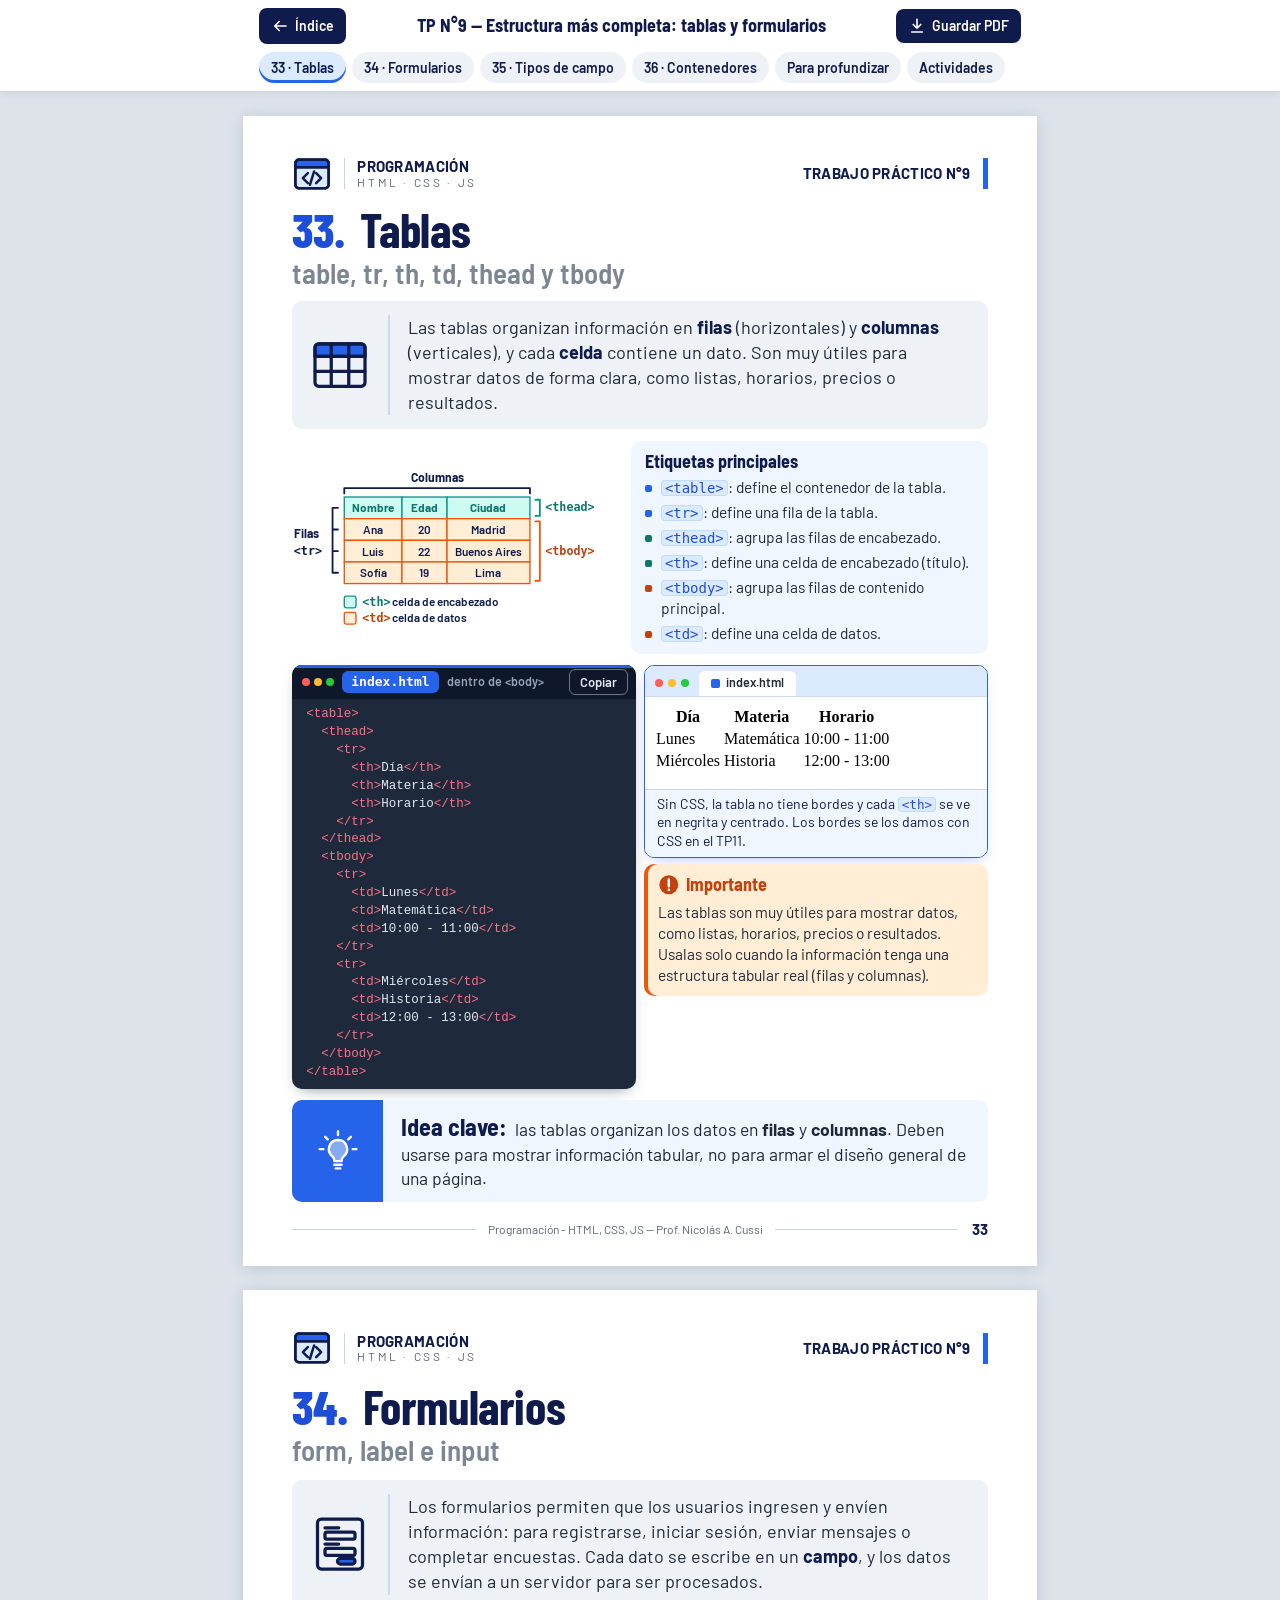
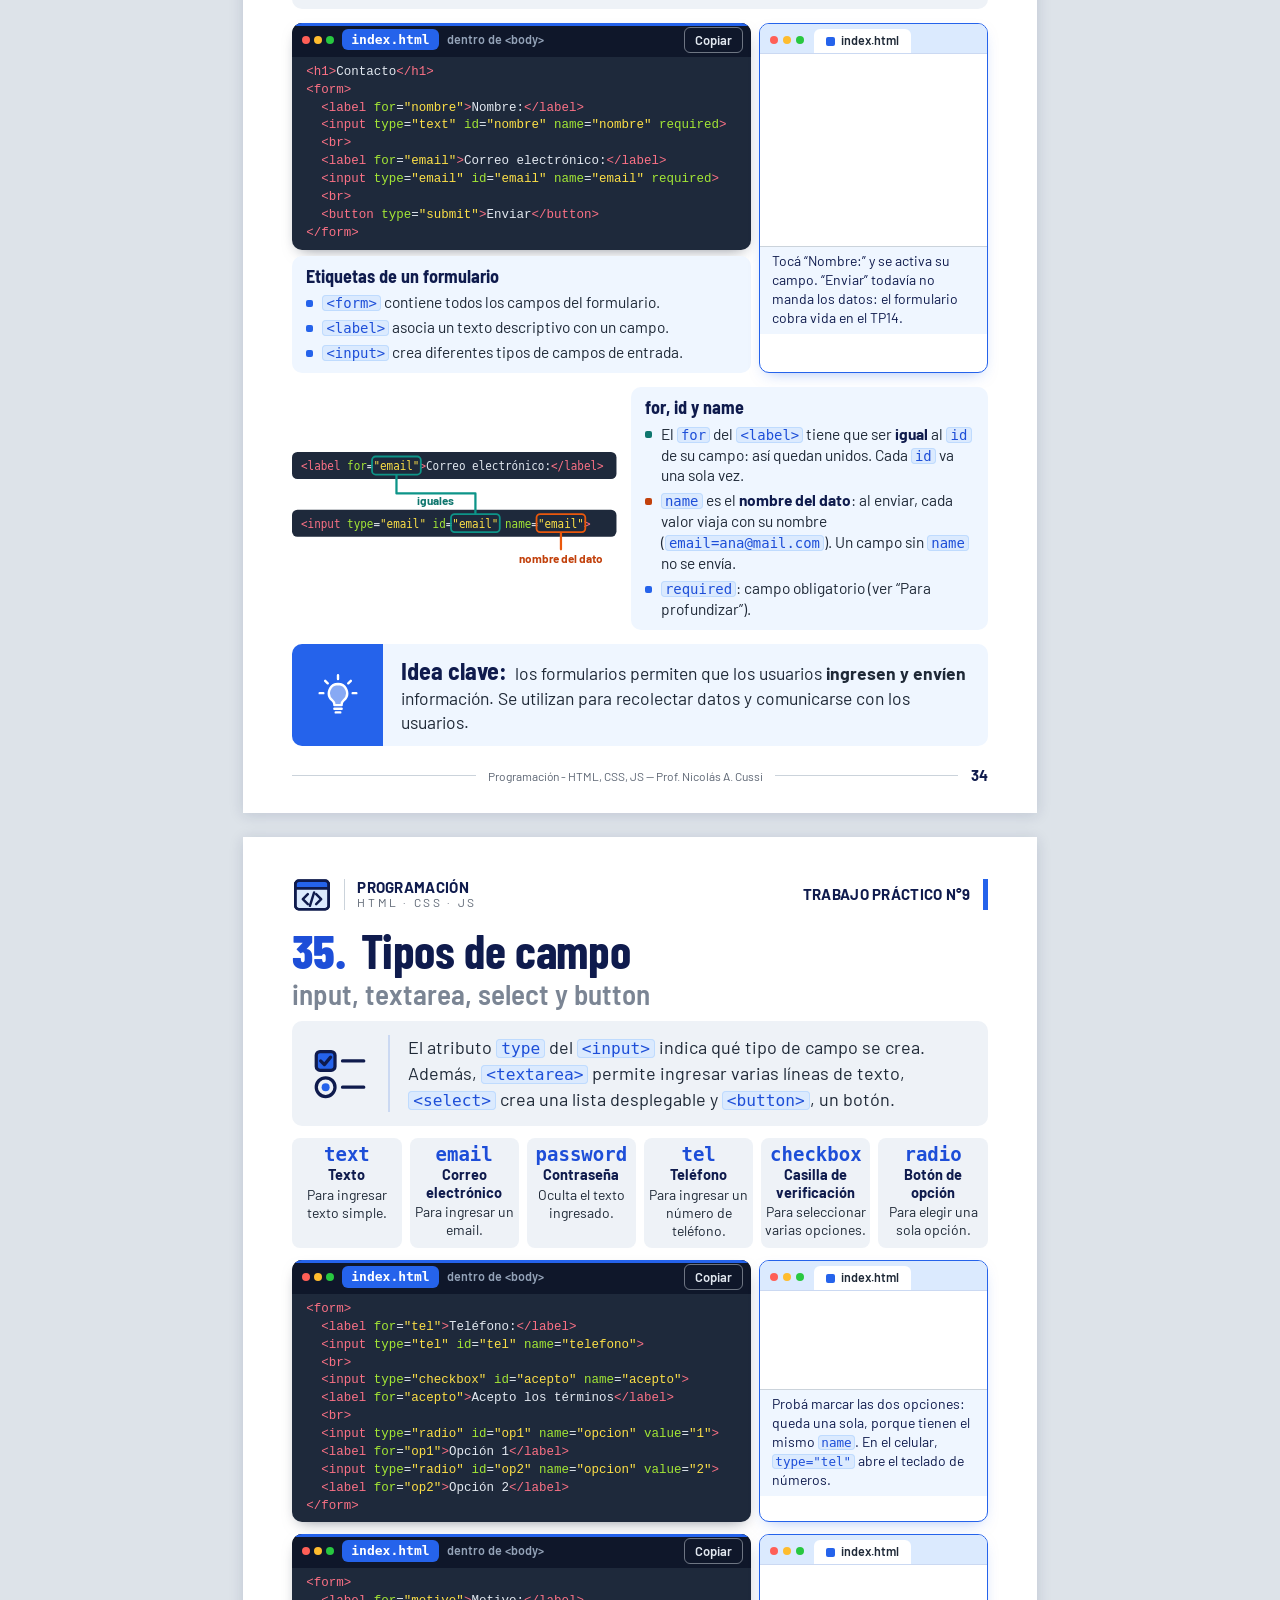
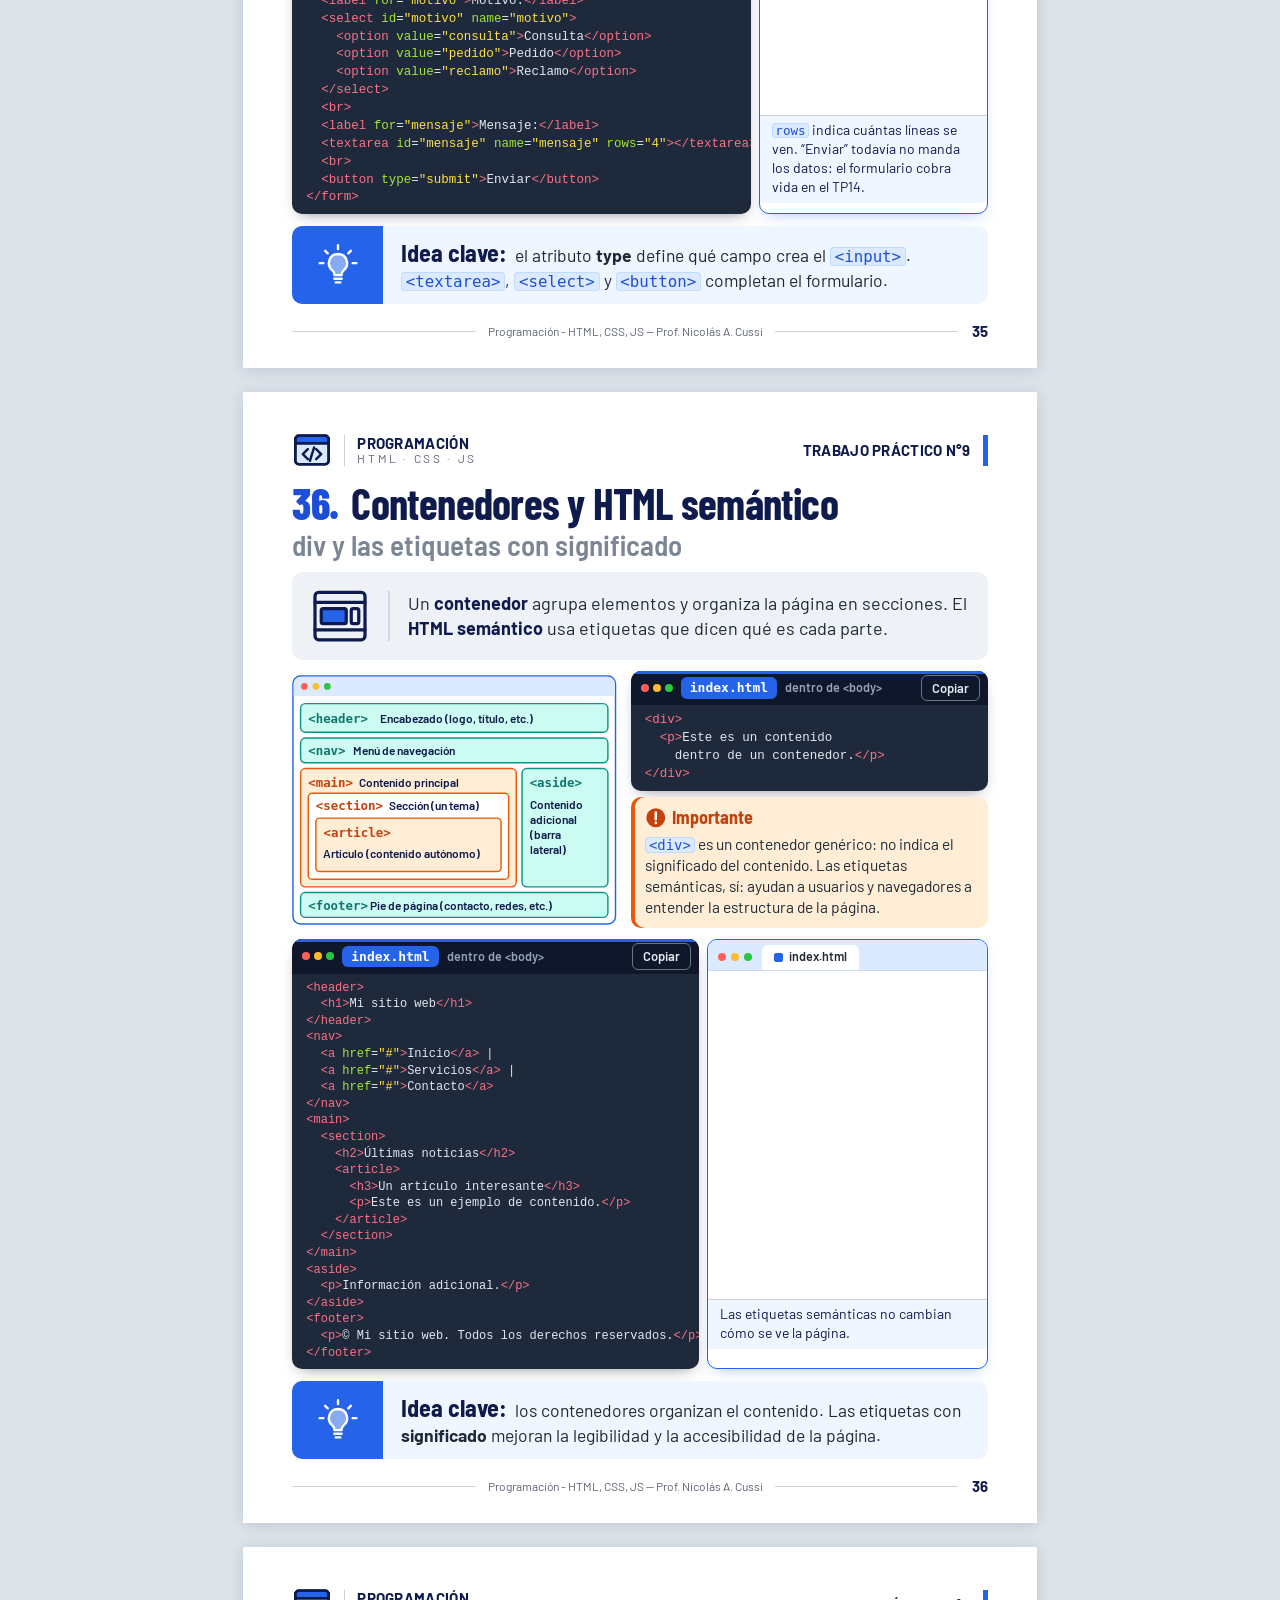
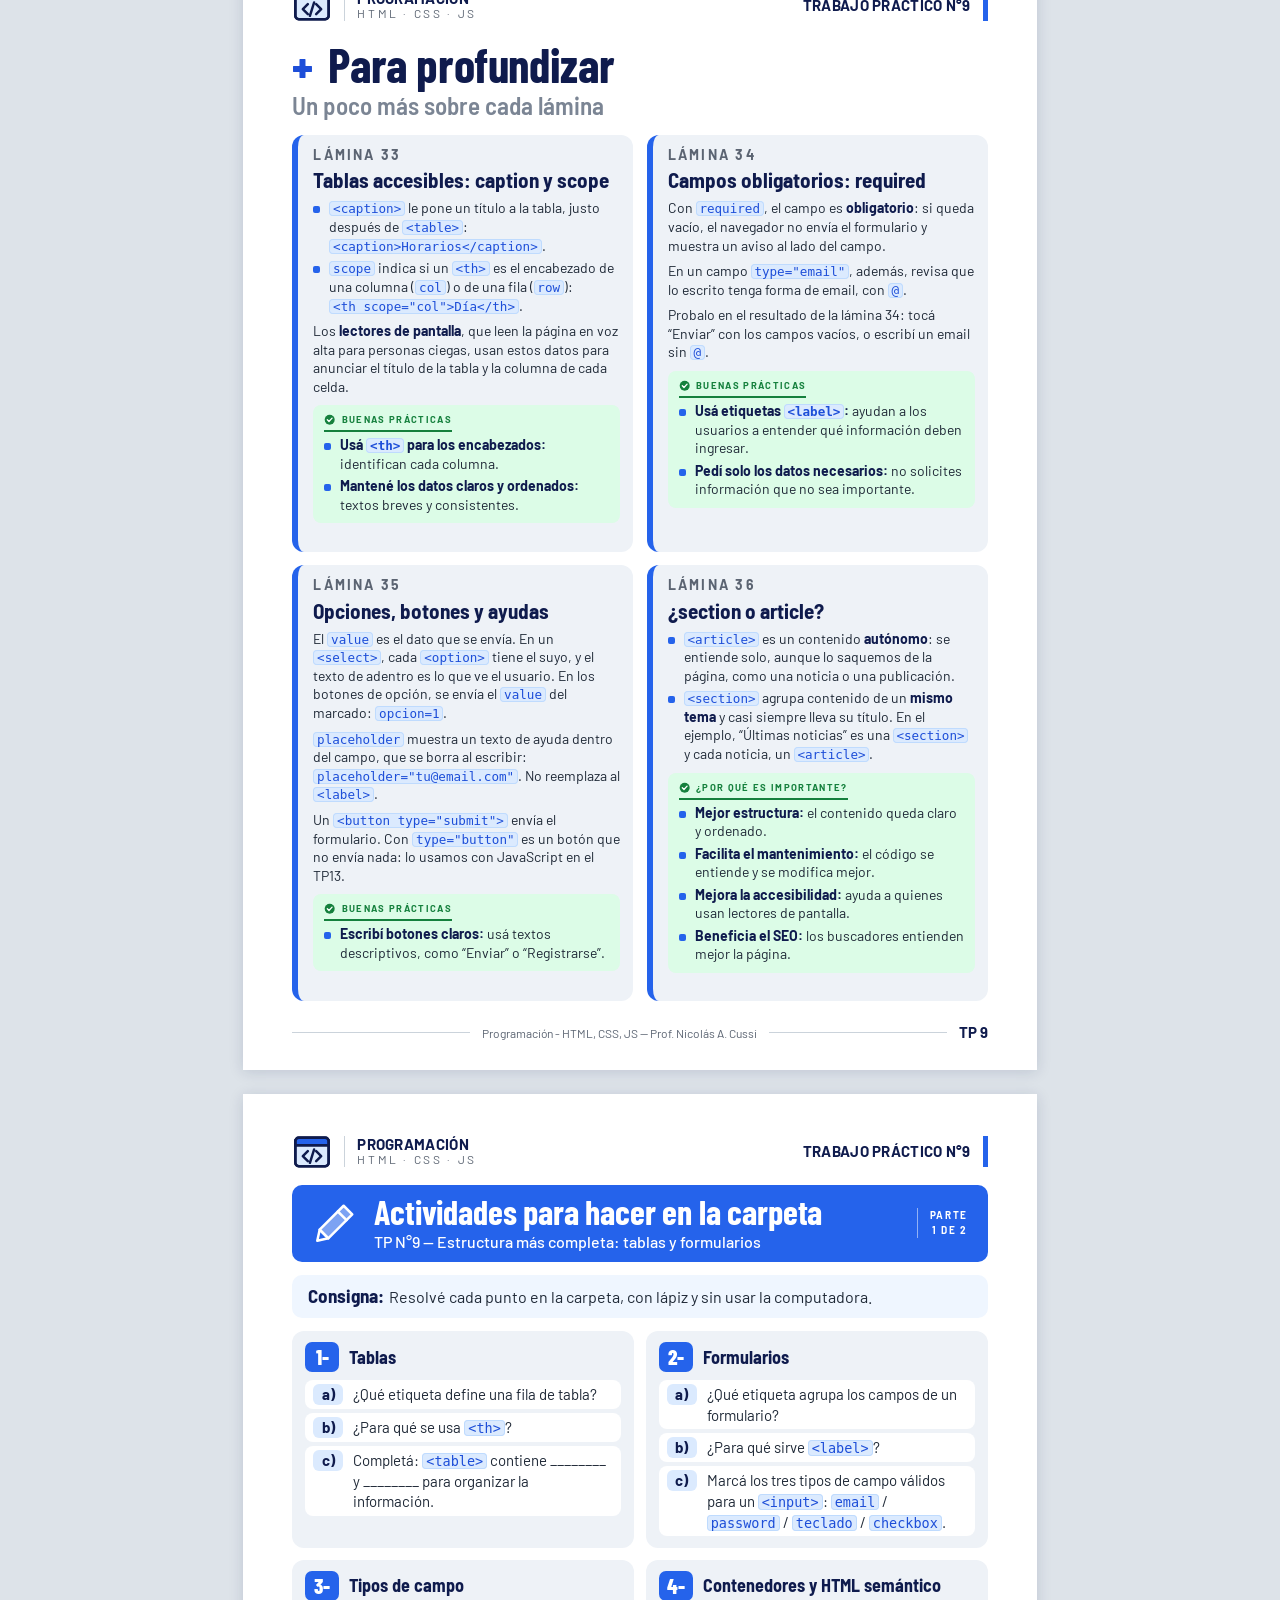
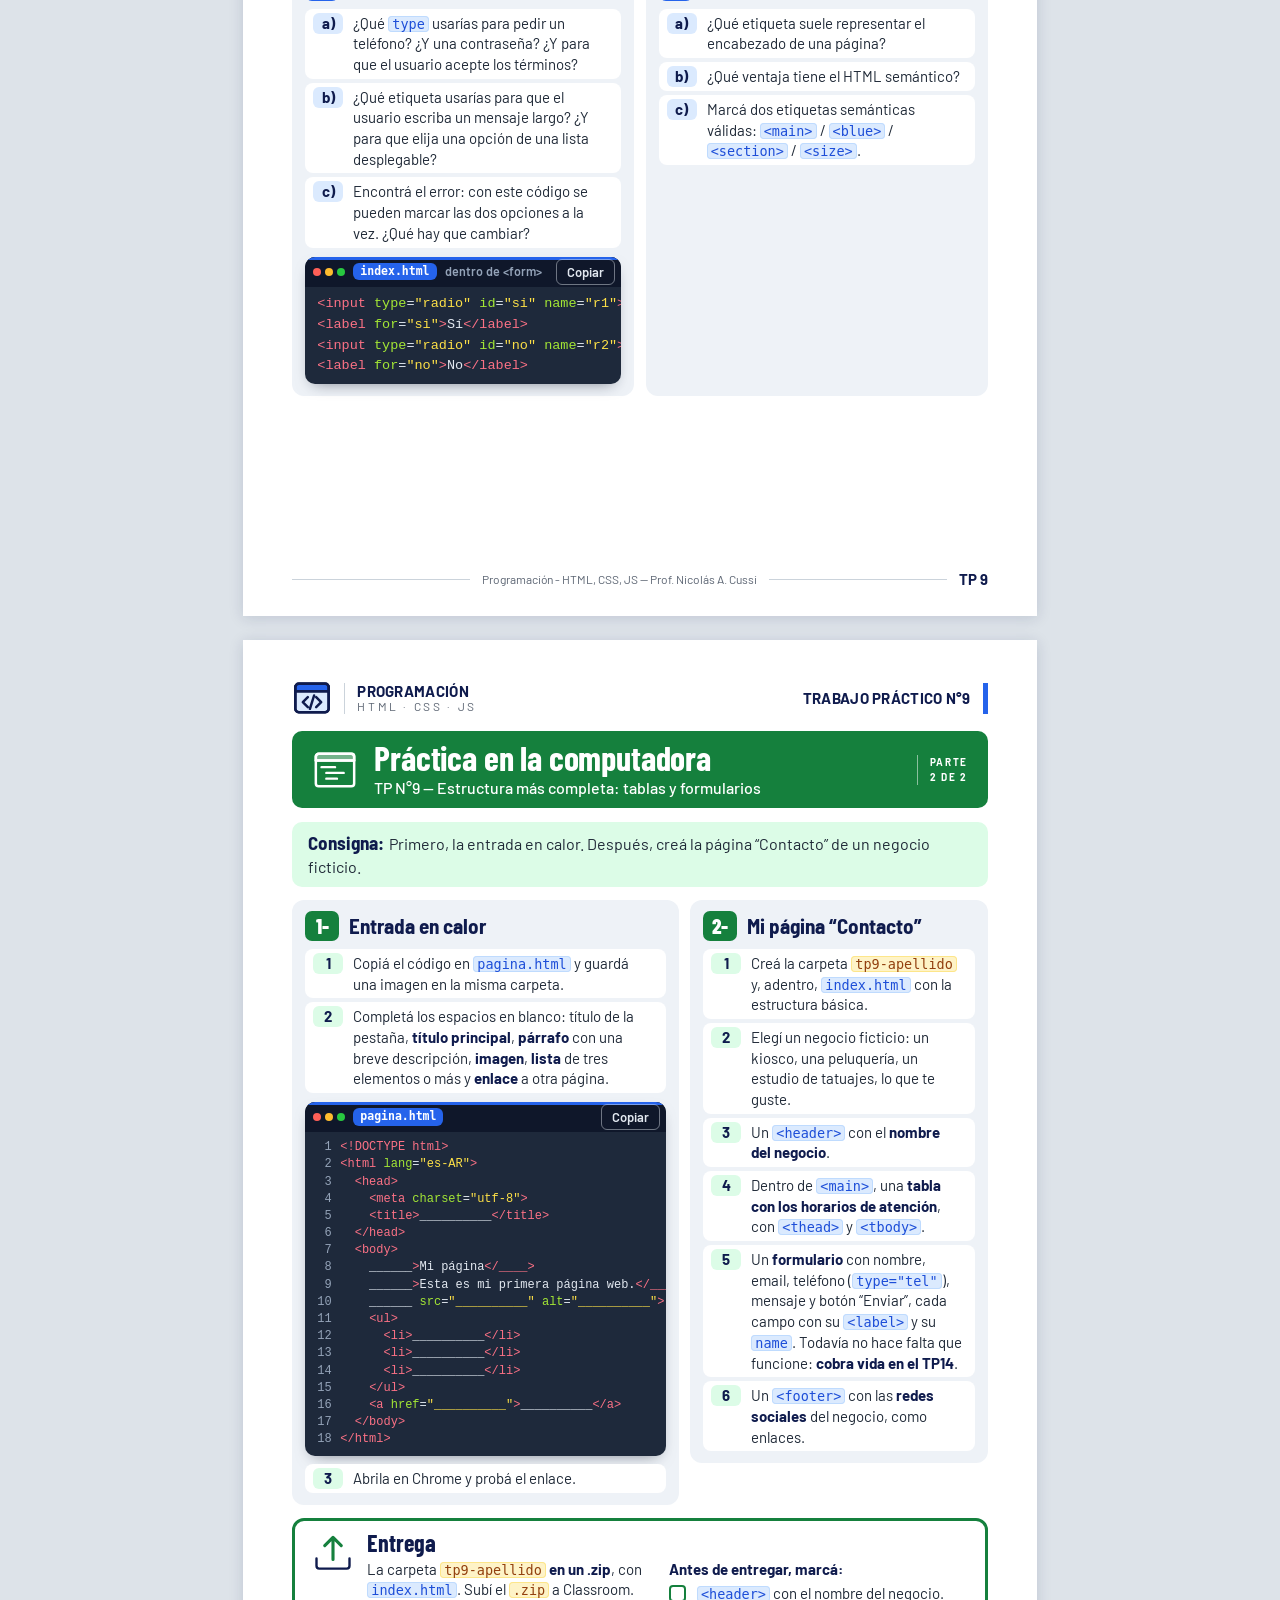
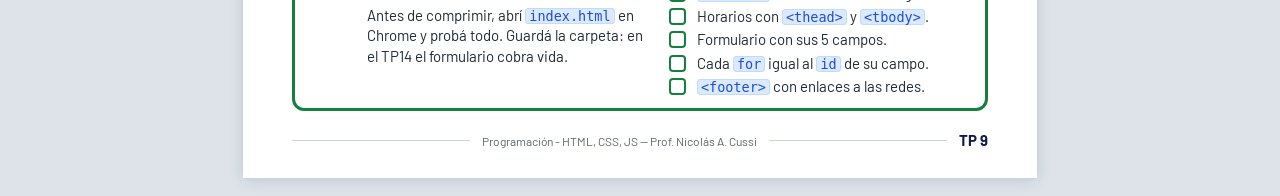
<file: unidades/tp09.html>
<!DOCTYPE html>
<html lang="es-AR">
<head>
  <meta charset="utf-8">
  <meta name="viewport" content="width=device-width, initial-scale=1">
  <title>TP N°9 — Estructura más completa: tablas y formularios · Programación - HTML, CSS, JS</title>
  <meta name="description" content="TP N°9 de Programación: tablas, formularios con form, label e input, tipos de campo, textarea, select y button, contenedores y HTML semántico. Prof. Nicolás A. Cussi.">
  <meta name="theme-color" content="#2563EB">
  <link rel="preload" href="../assets/fonts/barlow-latin-400-normal.woff2" as="font" type="font/woff2" crossorigin>
  <link rel="preload" href="../assets/fonts/barlow-semi-condensed-latin-700-normal.woff2" as="font" type="font/woff2" crossorigin>
  <link rel="stylesheet" href="../assets/css/estilos.css">
</head>
<body data-tp="9">

<!-- ====== Íconos ====== -->
<svg width="0" height="0" style="position:absolute" aria-hidden="true" focusable="false">
  <defs>
    <symbol id="i-web" viewBox="0 0 48 48">
      <rect x="4" y="7" width="40" height="34" rx="4" style="fill:var(--ac2, var(--acento-claro))"/>
      <path d="M8 7h32a4 4 0 0 1 4 4v5H4v-5a4 4 0 0 1 4-4z" style="fill:var(--ac)"/>
      <rect x="4" y="7" width="40" height="34" rx="4"/>
      <path d="M4 16h40M19 23l-6 6 6 6M29 23l6 6-6 6M26.5 21l-5 16"/>
    </symbol>
    <symbol id="i-tabla" viewBox="0 0 48 48">
      <path d="M7 7h34a3 3 0 0 1 3 3v7H4v-7a3 3 0 0 1 3-3z" style="fill:var(--ac)"/>
      <rect x="4" y="7" width="40" height="34" rx="3"/>
      <path d="M4 17h40M4 29h40M17 7v34M31 7v34"/>
    </symbol>
    <symbol id="i-formulario" viewBox="0 0 48 48">
      <rect x="6" y="4" width="36" height="40" rx="3"/>
      <path d="M12 11h11M12 24h11"/>
      <rect x="12" y="14.5" width="24" height="5.5" rx="1.5"/>
      <rect x="12" y="27.5" width="24" height="5.5" rx="1.5"/>
      <rect x="22" y="35.5" width="14" height="4.5" rx="2.25" style="fill:var(--ac)"/>
    </symbol>
    <symbol id="i-campos" viewBox="0 0 48 48">
      <rect x="5" y="6" width="15" height="15" rx="3" style="fill:var(--ac)"/>
      <path d="M8.5 13.5l3 3 5-6"/>
      <path d="M26 13.5h17M26 34.5h17"/>
      <circle cx="12.5" cy="34.5" r="7.5"/>
      <circle cx="12.5" cy="34.5" r="3.2" style="fill:var(--ac);stroke:none"/>
    </symbol>
    <symbol id="i-estructura" viewBox="0 0 48 48">
      <rect x="9" y="18" width="20" height="12" rx="1.5" style="fill:var(--ac)"/>
      <rect x="4" y="5" width="40" height="38" rx="3"/>
      <path d="M4 13h40M4 35h40"/>
      <rect x="33" y="18" width="6" height="12" rx="1.5"/>
    </symbol>
    <symbol id="i-importante" viewBox="0 0 48 48">
      <circle cx="24" cy="24" r="21" style="fill:var(--ac);stroke:none"/>
      <path d="M24 12v15M24 35v.5" style="stroke:var(--blanco);stroke-width:5.5"/>
    </symbol>
    <symbol id="i-consejo" viewBox="0 0 48 48">
      <circle cx="24" cy="24" r="21" style="fill:var(--ac);stroke:none"/>
      <path d="M14 24.5l7 7 13-14" style="stroke:var(--blanco);stroke-width:5.5"/>
    </symbol>
    <symbol id="i-foco" viewBox="0 0 48 48">
      <path d="M24 2.5v4M10 8.5l2.8 2.8M38 8.5l-2.8 2.8M4 22h4M40 22h4"/>
      <path d="M24 12a10 10 0 0 0-6.2 17.8c1.4 1.2 2.2 2.6 2.2 4.2v1h8v-1c0-1.6.8-3 2.2-4.2A10 10 0 0 0 24 12z" style="fill:var(--ac)"/>
      <path d="M20 39h8M21.5 43h5"/>
    </symbol>
    <symbol id="i-lapiz" viewBox="0 0 48 48">
      <path d="M33 6l9 9-25 25-9-9z" style="fill:var(--ac)"/>
      <path d="M8 31 5.5 42.5 17 40z"/>
      <path d="M27 12l9 9"/>
    </symbol>
    <symbol id="i-editor" viewBox="0 0 48 48">
      <path d="M7 7h34a3 3 0 0 1 3 3v4H4v-4a3 3 0 0 1 3-3z" style="fill:var(--ac)"/>
      <rect x="4" y="7" width="40" height="34" rx="3"/>
      <path d="M4 14h40M10 21h14M15 27h18M15 33h11"/>
    </symbol>
    <symbol id="i-subir" viewBox="0 0 48 48">
      <path d="M6 30v8a3 3 0 0 0 3 3h30a3 3 0 0 0 3-3v-8"/>
      <path d="M24 31V7M15 16l9-9 9 9" style="stroke:var(--ac);stroke-width:3.4"/>
    </symbol>
    <symbol id="i-descarga" viewBox="0 0 24 24">
      <path d="M12 3v12M7 10l5 5 5-5M5 20h14"/>
    </symbol>
    <symbol id="i-atras" viewBox="0 0 24 24">
      <path d="M20 12H5M11 6l-6 6 6 6"/>
    </symbol>
  </defs>
</svg>

<a class="saltar" href="#contenido">Saltar al contenido</a>

<header class="barra">
  <div class="barra__fila">
    <a class="boton barra__volver" href="../index.html"><svg aria-hidden="true" focusable="false"><use href="#i-atras"/></svg><span>Índice</span></a>
    <span class="barra__titulo">TP N°9 — Estructura más completa: tablas y formularios</span>
    <button class="boton" type="button" data-imprimir aria-label="Guardar en PDF">
      <svg aria-hidden="true" focusable="false"><use href="#i-descarga"/></svg><span><span class="boton__largo">Guardar </span>PDF</span>
    </button>
  </div>
  <nav class="partes" aria-label="Partes del TP N°9">
    <a href="#pag-33">33 · Tablas</a>
    <a href="#pag-34">34 · Formularios</a>
    <a href="#pag-35">35 · Tipos de campo</a>
    <a href="#pag-36">36 · Contenedores</a>
    <a href="#profundizar">Para profundizar</a>
    <a href="#actividades">Actividades</a>
  </nav>
</header>

<main id="contenido" class="laminas">
  <h1 class="sr-only">TP N°9 — Estructura más completa: tablas y formularios</h1>

  <!-- =================== LÁMINA 33 =================== -->
  <article class="lamina lamina--compacta" id="pag-33" aria-labelledby="t33">
    <div class="cab" aria-hidden="true">
      <svg class="cab__logo"><use href="#i-web"/></svg>
      <div class="cab__marca"><b>PROGRAMACIÓN</b><span>HTML · CSS · JS</span></div>
      <div class="cab__lema"><span class="cab__lema-largo">TRABAJO PRÁCTICO </span><span class="cab__lema-corto">TP </span><span class="cab__lema-n">N°9</span></div>
      <span class="cab__raya"></span>
    </div>

    <div class="tit">
      <h2 class="tit__h" id="t33"><span class="tit__num">33.</span> Tablas</h2>
      <p class="tit__sub">table, tr, th, td, thead y tbody</p>
    </div>

    <div class="intro">
      <svg class="ico ico--xl" aria-hidden="true" focusable="false"><use href="#i-tabla"/></svg>
      <p>Las tablas organizan información en <strong>filas</strong> (horizontales) y <strong>columnas</strong> (verticales), y cada <strong>celda</strong> contiene un dato. Son muy útiles para mostrar datos de forma clara, como listas, horarios, precios o resultados.</p>
    </div>

    <section class="esquema-par" aria-labelledby="n33a">
      <figure class="esquema">
        <svg viewBox="0 0 360 172" style="max-width:380px;margin:0 auto" role="img" aria-labelledby="esq33">
          <title id="esq33">Estructura básica de una tabla. Las columnas son verticales y las filas, horizontales: cada fila es un tr. La primera fila tiene las celdas de encabezado, th: Nombre, Edad y Ciudad, y va dentro de thead. Las otras tres filas tienen las celdas de datos, td: Ana, 20, Madrid; Luis, 22, Buenos Aires; Sofía, 19, Lima, y van dentro de tbody.</title>
          <!-- Columnas y filas -->
          <text class="tt" x="161" y="13" text-anchor="middle" style="font-size:13.5px;font-weight:700">Columnas</text>
          <text class="tt" x="2" y="76" style="font-size:13.5px;font-weight:700">Filas</text>
          <text x="2" y="94" style="font-family:var(--fuente-codigo);font-size:13px;font-weight:700;fill:var(--tinta)">&lt;tr&gt;</text>
          <path d="M58 26v-6h206v6M51 42h-6v72h6M45 66h6M45 90h6" style="fill:none;stroke:var(--tinta);stroke-width:2;stroke-linecap:round;stroke-linejoin:round"/>
          <!-- Encabezado: th dentro de thead -->
          <g style="fill:var(--turquesa-claro);stroke:var(--turquesa);stroke-width:1.5">
            <rect x="58" y="30" width="64" height="24"/>
            <rect x="122" y="30" width="50" height="24"/>
            <rect x="172" y="30" width="92" height="24"/>
          </g>
          <!-- Datos: td dentro de tbody -->
          <g style="fill:var(--naranja-claro);stroke:var(--naranja);stroke-width:1.5">
            <rect x="58" y="54" width="64" height="24"/>
            <rect x="122" y="54" width="50" height="24"/>
            <rect x="172" y="54" width="92" height="24"/>
            <rect x="58" y="78" width="64" height="24"/>
            <rect x="122" y="78" width="50" height="24"/>
            <rect x="172" y="78" width="92" height="24"/>
            <rect x="58" y="102" width="64" height="24"/>
            <rect x="122" y="102" width="50" height="24"/>
            <rect x="172" y="102" width="92" height="24"/>
          </g>
          <g class="tt" text-anchor="middle" style="font-size:13px">
            <g style="font-weight:700;fill:var(--turquesa-texto)">
              <text x="90" y="47">Nombre</text>
              <text x="147" y="47">Edad</text>
              <text x="218" y="47">Ciudad</text>
            </g>
            <text x="90" y="71">Ana</text>
            <text x="147" y="71">20</text>
            <text x="218" y="71">Madrid</text>
            <text x="90" y="95">Luis</text>
            <text x="147" y="95">22</text>
            <text x="218" y="95">Buenos Aires</text>
            <text x="90" y="119">Sofía</text>
            <text x="147" y="119">19</text>
            <text x="218" y="119">Lima</text>
          </g>
          <!-- thead y tbody -->
          <g style="fill:none;stroke-width:2;stroke-linecap:round;stroke-linejoin:round">
            <path d="M270 33h5v18h-5" style="stroke:var(--turquesa)"/>
            <path d="M270 57h5v66h-5" style="stroke:var(--naranja)"/>
          </g>
          <g style="font-family:var(--fuente-codigo);font-size:13px;font-weight:700">
            <text x="281" y="46" style="fill:var(--turquesa-texto)">&lt;thead&gt;</text>
            <text x="281" y="94" style="fill:var(--naranja-texto)">&lt;tbody&gt;</text>
          </g>
          <!-- Referencias -->
          <rect x="58" y="140" width="13" height="13" rx="2" style="fill:var(--turquesa-claro);stroke:var(--turquesa);stroke-width:1.5"/>
          <rect x="58" y="158" width="13" height="13" rx="2" style="fill:var(--naranja-claro);stroke:var(--naranja);stroke-width:1.5"/>
          <g class="tt" style="font-size:13px">
            <text x="78" y="151"><tspan style="font-family:var(--fuente-codigo);font-weight:700;fill:var(--turquesa-texto)">&lt;th&gt;</tspan> celda de encabezado</text>
            <text x="78" y="169"><tspan style="font-family:var(--fuente-codigo);font-weight:700;fill:var(--naranja-texto)">&lt;td&gt;</tspan> celda de datos</text>
          </g>
        </svg>
      </figure>
      <aside class="esquema-nota">
        <h3 id="n33a">Etiquetas principales</h3>
        <ul class="pf__lista">
          <li><code>&lt;table&gt;</code>: define el contenedor de la tabla.</li>
          <li><code>&lt;tr&gt;</code>: define una fila de la tabla.</li>
          <li class="punto--turquesa"><code>&lt;thead&gt;</code>: agrupa las filas de encabezado.</li>
          <li class="punto--turquesa"><code>&lt;th&gt;</code>: define una celda de encabezado (título).</li>
          <li class="punto--naranja"><code>&lt;tbody&gt;</code>: agrupa las filas de contenido principal.</li>
          <li class="punto--naranja"><code>&lt;td&gt;</code>: define una celda de datos.</li>
        </ul>
      </aside>
    </section>

    <div class="ej ej--res ej--chico">
      <figure class="codigo codigo--html" id="ej-33">
        <figcaption><span class="codigo__archivo">index.html</span><span class="codigo__donde">dentro de &lt;body&gt;</span></figcaption>
        <pre tabindex="0" aria-label="Código de index.html, dentro de body"><code><span class="c-etq">&lt;table&gt;</span>
  <span class="c-etq">&lt;thead&gt;</span>
    <span class="c-etq">&lt;tr&gt;</span>
      <span class="c-etq">&lt;th&gt;</span>Día<span class="c-etq">&lt;/th&gt;</span>
      <span class="c-etq">&lt;th&gt;</span>Materia<span class="c-etq">&lt;/th&gt;</span>
      <span class="c-etq">&lt;th&gt;</span>Horario<span class="c-etq">&lt;/th&gt;</span>
    <span class="c-etq">&lt;/tr&gt;</span>
  <span class="c-etq">&lt;/thead&gt;</span>
  <span class="c-etq">&lt;tbody&gt;</span>
    <span class="c-etq">&lt;tr&gt;</span>
      <span class="c-etq">&lt;td&gt;</span>Lunes<span class="c-etq">&lt;/td&gt;</span>
      <span class="c-etq">&lt;td&gt;</span>Matemática<span class="c-etq">&lt;/td&gt;</span>
      <span class="c-etq">&lt;td&gt;</span>10:00 - 11:00<span class="c-etq">&lt;/td&gt;</span>
    <span class="c-etq">&lt;/tr&gt;</span>
    <span class="c-etq">&lt;tr&gt;</span>
      <span class="c-etq">&lt;td&gt;</span>Miércoles<span class="c-etq">&lt;/td&gt;</span>
      <span class="c-etq">&lt;td&gt;</span>Historia<span class="c-etq">&lt;/td&gt;</span>
      <span class="c-etq">&lt;td&gt;</span>12:00 - 13:00<span class="c-etq">&lt;/td&gt;</span>
    <span class="c-etq">&lt;/tr&gt;</span>
  <span class="c-etq">&lt;/tbody&gt;</span>
<span class="c-etq">&lt;/table&gt;</span></code></pre>
      </figure>
      <div class="ej-col">
        <figure class="resultado" data-html="ej-33" style="--alto:92px;--alto-cel:92px">
          <div class="resultado__barra" aria-hidden="true"><span class="resultado__puntos"></span><span class="resultado__pestana">index.html</span></div>
          <iframe title="Resultado en el navegador: una tabla sin bordes. Arriba, los encabezados Día, Materia y Horario, en negrita; debajo, las filas Lunes, Matemática, 10:00 - 11:00 y Miércoles, Historia, 12:00 - 13:00." sandbox=""></iframe>
          <figcaption class="resultado__nota">Sin CSS, la tabla no tiene bordes y cada <code>&lt;th&gt;</code> se ve en negrita y centrado. Los bordes se los damos con CSS en el TP11.</figcaption>
        </figure>
        <aside class="esquema-nota esquema-nota--importante" aria-labelledby="n33b">
          <h3 id="n33b"><svg class="ico tit-ico" aria-hidden="true" focusable="false"><use href="#i-importante"/></svg>Importante</h3>
          <p class="esquema-nota__p">Las tablas son muy útiles para mostrar datos, como listas, horarios, precios o resultados. Usalas solo cuando la información tenga una estructura tabular real (filas y columnas).</p>
        </aside>
      </div>
    </div>

    <aside class="idea" aria-label="Idea clave">
      <span class="idea__ico"><svg class="ico" aria-hidden="true" focusable="false"><use href="#i-foco"/></svg></span>
      <p><strong>Idea clave:</strong> las tablas organizan los datos en <b>filas</b> y <b>columnas</b>. Deben usarse para mostrar información tabular, no para armar el diseño general de una página.</p>
    </aside>

    <footer class="pie">
      <span class="pie__linea"></span>
      <span>Programación - HTML, CSS, JS — Prof. Nicolás A. Cussi</span>
      <span class="pie__linea"></span>
      <span class="pie__num" aria-label="Página 33">33</span>
    </footer>
  </article>

  <!-- =================== LÁMINA 34 =================== -->
  <article class="lamina lamina--compacta" id="pag-34" aria-labelledby="t34">
    <div class="cab" aria-hidden="true">
      <svg class="cab__logo"><use href="#i-web"/></svg>
      <div class="cab__marca"><b>PROGRAMACIÓN</b><span>HTML · CSS · JS</span></div>
      <div class="cab__lema"><span class="cab__lema-largo">TRABAJO PRÁCTICO </span><span class="cab__lema-corto">TP </span><span class="cab__lema-n">N°9</span></div>
      <span class="cab__raya"></span>
    </div>

    <div class="tit">
      <h2 class="tit__h" id="t34"><span class="tit__num">34.</span> Formularios</h2>
      <p class="tit__sub">form, label e input</p>
    </div>

    <div class="intro">
      <svg class="ico ico--xl" aria-hidden="true" focusable="false"><use href="#i-formulario"/></svg>
      <p>Los formularios permiten que los usuarios ingresen y envíen información: para registrarse, iniciar sesión, enviar mensajes o completar encuestas. Cada dato se escribe en un <strong>campo</strong>, y los datos se envían a un servidor para ser procesados.</p>
    </div>

    <div class="ej ej--ancho ej--chico">
      <div class="ej-col">
        <figure class="codigo codigo--html" id="ej-34">
          <figcaption><span class="codigo__archivo">index.html</span><span class="codigo__donde">dentro de &lt;body&gt;</span></figcaption>
          <pre tabindex="0" aria-label="Código de index.html, dentro de body"><code><span class="c-etq">&lt;h1&gt;</span>Contacto<span class="c-etq">&lt;/h1&gt;</span>
<span class="c-etq">&lt;form&gt;</span>
  <span class="c-etq">&lt;label</span> <span class="c-atr">for</span>=<span class="c-str">"nombre"</span><span class="c-etq">&gt;</span>Nombre:<span class="c-etq">&lt;/label&gt;</span>
  <span class="c-etq">&lt;input</span> <span class="c-atr">type</span>=<span class="c-str">"text"</span> <span class="c-atr">id</span>=<span class="c-str">"nombre"</span> <span class="c-atr">name</span>=<span class="c-str">"nombre"</span> <span class="c-atr">required</span><span class="c-etq">&gt;</span>
  <span class="c-etq">&lt;br&gt;</span>
  <span class="c-etq">&lt;label</span> <span class="c-atr">for</span>=<span class="c-str">"email"</span><span class="c-etq">&gt;</span>Correo electrónico:<span class="c-etq">&lt;/label&gt;</span>
  <span class="c-etq">&lt;input</span> <span class="c-atr">type</span>=<span class="c-str">"email"</span> <span class="c-atr">id</span>=<span class="c-str">"email"</span> <span class="c-atr">name</span>=<span class="c-str">"email"</span> <span class="c-atr">required</span><span class="c-etq">&gt;</span>
  <span class="c-etq">&lt;br&gt;</span>
  <span class="c-etq">&lt;button</span> <span class="c-atr">type</span>=<span class="c-str">"submit"</span><span class="c-etq">&gt;</span>Enviar<span class="c-etq">&lt;/button&gt;</span>
<span class="c-etq">&lt;/form&gt;</span></code></pre>
        </figure>
        <aside class="esquema-nota" aria-labelledby="n34a">
          <h3 id="n34a">Etiquetas de un formulario</h3>
          <ul class="pf__lista">
            <li><code>&lt;form&gt;</code> contiene todos los campos del formulario.</li>
            <li><code>&lt;label&gt;</code> asocia un texto descriptivo con un campo.</li>
            <li><code>&lt;input&gt;</code> crea diferentes tipos de campos de entrada.</li>
          </ul>
        </aside>
      </div>
      <figure class="resultado" data-html="ej-34" style="--alto:192px;--alto-cel:192px">
        <div class="resultado__barra" aria-hidden="true"><span class="resultado__puntos"></span><span class="resultado__pestana">index.html</span></div>
        <iframe title="Resultado en el navegador: el título Contacto, el campo Nombre, el campo Correo electrónico y el botón Enviar. Se puede escribir en los campos." sandbox="allow-scripts allow-forms"></iframe>
        <figcaption class="resultado__nota">Tocá “Nombre:” y se activa su campo. “Enviar” todavía no manda los datos: el formulario cobra vida en el TP14.</figcaption>
      </figure>
    </div>

    <section class="esquema-par" aria-labelledby="n34">
      <figure class="esquema">
        <svg viewBox="0 0 360 126" style="max-width:380px;margin:0 auto" role="img" aria-labelledby="esq34">
          <title id="esq34">Cómo se une un label con su campo. En label for="email", el for vale email. En input type="email" id="email" name="email", el id también vale email: como son iguales, el texto Correo electrónico queda unido a ese campo. El name, email, es el nombre del dato.</title>
          <rect x="0" y="0" width="360" height="30" rx="6" style="fill:var(--cod-fondo)"/>
          <rect x="0" y="64" width="360" height="30" rx="6" style="fill:var(--cod-fondo)"/>
          <g style="font-family:var(--fuente-codigo);font-size:14px;fill:var(--cod-base)">
            <text x="10" y="20" textLength="335.8" lengthAdjust="spacingAndGlyphs"><tspan style="fill:var(--cod-etq)">&lt;label</tspan> <tspan style="fill:var(--cod-atr)">for</tspan>=<tspan style="fill:var(--cod-str)">"email"</tspan><tspan style="fill:var(--cod-etq)">&gt;</tspan>Correo electrónico:<tspan style="fill:var(--cod-etq)">&lt;/label&gt;</tspan></text>
            <text x="10" y="84" textLength="321.2" lengthAdjust="spacingAndGlyphs"><tspan style="fill:var(--cod-etq)">&lt;input</tspan> <tspan style="fill:var(--cod-atr)">type</tspan>=<tspan style="fill:var(--cod-str)">"email"</tspan> <tspan style="fill:var(--cod-atr)">id</tspan>=<tspan style="fill:var(--cod-str)">"email"</tspan> <tspan style="fill:var(--cod-atr)">name</tspan>=<tspan style="fill:var(--cod-str)">"email"</tspan><tspan style="fill:var(--cod-etq)">&gt;</tspan></text>
          </g>
          <g style="fill:none;stroke-width:2">
            <rect x="88.8" y="5" width="54.1" height="20" rx="4" style="stroke:var(--turquesa)"/>
            <rect x="176.4" y="69" width="54.1" height="20" rx="4" style="stroke:var(--turquesa)"/>
            <rect x="271.3" y="69" width="54.1" height="20" rx="4" style="stroke:var(--naranja)"/>
          </g>
          <g style="fill:none;stroke-width:2.5;stroke-linecap:round;stroke-linejoin:round">
            <path d="M115.9 26v20h87.6v22" style="stroke:var(--turquesa)"/>
            <path d="M298.4 90v18" style="stroke:var(--naranja)"/>
          </g>
          <g class="tt" text-anchor="middle" style="font-size:13px;font-weight:700">
            <text x="159.7" y="59" style="fill:var(--turquesa-texto)">iguales</text>
            <text x="298.4" y="123" style="fill:var(--naranja-texto)">nombre del dato</text>
          </g>
        </svg>
      </figure>
      <aside class="esquema-nota">
        <h3 id="n34">for, id y name</h3>
        <ul class="pf__lista">
          <li class="punto--turquesa">El <code>for</code> del <code>&lt;label&gt;</code> tiene que ser <strong>igual</strong> al <code>id</code> de su campo: así quedan unidos. Cada <code>id</code> va una sola vez.</li>
          <li class="punto--naranja"><code>name</code> es el <strong>nombre del dato</strong>: al enviar, cada valor viaja con su nombre (<code>email=ana@mail.com</code>). Un campo sin <code>name</code> no se envía.</li>
          <li><code>required</code>: campo obligatorio (ver “Para profundizar”).</li>
        </ul>
      </aside>
    </section>

    <aside class="idea" aria-label="Idea clave">
      <span class="idea__ico"><svg class="ico" aria-hidden="true" focusable="false"><use href="#i-foco"/></svg></span>
      <p><strong>Idea clave:</strong> los formularios permiten que los usuarios <b>ingresen y envíen</b> información. Se utilizan para recolectar datos y comunicarse con los usuarios.</p>
    </aside>

    <footer class="pie">
      <span class="pie__linea"></span>
      <span>Programación - HTML, CSS, JS — Prof. Nicolás A. Cussi</span>
      <span class="pie__linea"></span>
      <span class="pie__num" aria-label="Página 34">34</span>
    </footer>
  </article>

  <!-- =================== LÁMINA 35 =================== -->
  <article class="lamina lamina--compacta" id="pag-35" aria-labelledby="t35">
    <div class="cab" aria-hidden="true">
      <svg class="cab__logo"><use href="#i-web"/></svg>
      <div class="cab__marca"><b>PROGRAMACIÓN</b><span>HTML · CSS · JS</span></div>
      <div class="cab__lema"><span class="cab__lema-largo">TRABAJO PRÁCTICO </span><span class="cab__lema-corto">TP </span><span class="cab__lema-n">N°9</span></div>
      <span class="cab__raya"></span>
    </div>

    <div class="tit">
      <h2 class="tit__h" id="t35"><span class="tit__num">35.</span> Tipos de campo</h2>
      <p class="tit__sub">input, textarea, select y button</p>
    </div>

    <div class="intro">
      <svg class="ico ico--xl" aria-hidden="true" focusable="false"><use href="#i-campos"/></svg>
      <p>El atributo <code>type</code> del <code>&lt;input&gt;</code> indica qué tipo de campo se crea. Además, <code>&lt;textarea&gt;</code> permite ingresar varias líneas de texto, <code>&lt;select&gt;</code> crea una lista desplegable y <code>&lt;button&gt;</code>, un botón.</p>
    </div>

    <ul class="operaciones operaciones--tipos" aria-label="Tipos de campo del input">
      <li><b>text</b><span>Texto</span><p>Para ingresar texto simple.</p></li>
      <li><b>email</b><span>Correo electrónico</span><p>Para ingresar un email.</p></li>
      <li><b>password</b><span>Contraseña</span><p>Oculta el texto ingresado.</p></li>
      <li><b>tel</b><span>Teléfono</span><p>Para ingresar un número de teléfono.</p></li>
      <li><b>checkbox</b><span>Casilla de verificación</span><p>Para seleccionar varias opciones.</p></li>
      <li><b>radio</b><span>Botón de opción</span><p>Para elegir una sola opción.</p></li>
    </ul>

    <div class="ej ej--ancho ej--chico">
      <figure class="codigo codigo--html" id="ej-35a">
        <figcaption><span class="codigo__archivo">index.html</span><span class="codigo__donde">dentro de &lt;body&gt;</span></figcaption>
        <pre tabindex="0" aria-label="Código de index.html, dentro de body"><code><span class="c-etq">&lt;form&gt;</span>
  <span class="c-etq">&lt;label</span> <span class="c-atr">for</span>=<span class="c-str">"tel"</span><span class="c-etq">&gt;</span>Teléfono:<span class="c-etq">&lt;/label&gt;</span>
  <span class="c-etq">&lt;input</span> <span class="c-atr">type</span>=<span class="c-str">"tel"</span> <span class="c-atr">id</span>=<span class="c-str">"tel"</span> <span class="c-atr">name</span>=<span class="c-str">"telefono"</span><span class="c-etq">&gt;</span>
  <span class="c-etq">&lt;br&gt;</span>
  <span class="c-etq">&lt;input</span> <span class="c-atr">type</span>=<span class="c-str">"checkbox"</span> <span class="c-atr">id</span>=<span class="c-str">"acepto"</span> <span class="c-atr">name</span>=<span class="c-str">"acepto"</span><span class="c-etq">&gt;</span>
  <span class="c-etq">&lt;label</span> <span class="c-atr">for</span>=<span class="c-str">"acepto"</span><span class="c-etq">&gt;</span>Acepto los términos<span class="c-etq">&lt;/label&gt;</span>
  <span class="c-etq">&lt;br&gt;</span>
  <span class="c-etq">&lt;input</span> <span class="c-atr">type</span>=<span class="c-str">"radio"</span> <span class="c-atr">id</span>=<span class="c-str">"op1"</span> <span class="c-atr">name</span>=<span class="c-str">"opcion"</span> <span class="c-atr">value</span>=<span class="c-str">"1"</span><span class="c-etq">&gt;</span>
  <span class="c-etq">&lt;label</span> <span class="c-atr">for</span>=<span class="c-str">"op1"</span><span class="c-etq">&gt;</span>Opción 1<span class="c-etq">&lt;/label&gt;</span>
  <span class="c-etq">&lt;input</span> <span class="c-atr">type</span>=<span class="c-str">"radio"</span> <span class="c-atr">id</span>=<span class="c-str">"op2"</span> <span class="c-atr">name</span>=<span class="c-str">"opcion"</span> <span class="c-atr">value</span>=<span class="c-str">"2"</span><span class="c-etq">&gt;</span>
  <span class="c-etq">&lt;label</span> <span class="c-atr">for</span>=<span class="c-str">"op2"</span><span class="c-etq">&gt;</span>Opción 2<span class="c-etq">&lt;/label&gt;</span>
<span class="c-etq">&lt;/form&gt;</span></code></pre>
      </figure>
      <figure class="resultado" data-html="ej-35a" style="--alto:98px;--alto-cel:98px">
        <div class="resultado__barra" aria-hidden="true"><span class="resultado__puntos"></span><span class="resultado__pestana">index.html</span></div>
        <iframe title="Resultado en el navegador: el campo Teléfono, la casilla Acepto los términos y dos botones de opción, Opción 1 y Opción 2." sandbox="allow-scripts allow-forms"></iframe>
        <figcaption class="resultado__nota">Probá marcar las dos opciones: queda una sola, porque tienen el mismo <code>name</code>. En el celular, <code>type="tel"</code> abre el teclado de números.</figcaption>
      </figure>
    </div>

    <div class="ej ej--ancho ej--chico">
      <figure class="codigo codigo--html" id="ej-35b">
        <figcaption><span class="codigo__archivo">index.html</span><span class="codigo__donde">dentro de &lt;body&gt;</span></figcaption>
        <pre tabindex="0" aria-label="Código de index.html, dentro de body"><code><span class="c-etq">&lt;form&gt;</span>
  <span class="c-etq">&lt;label</span> <span class="c-atr">for</span>=<span class="c-str">"motivo"</span><span class="c-etq">&gt;</span>Motivo:<span class="c-etq">&lt;/label&gt;</span>
  <span class="c-etq">&lt;select</span> <span class="c-atr">id</span>=<span class="c-str">"motivo"</span> <span class="c-atr">name</span>=<span class="c-str">"motivo"</span><span class="c-etq">&gt;</span>
    <span class="c-etq">&lt;option</span> <span class="c-atr">value</span>=<span class="c-str">"consulta"</span><span class="c-etq">&gt;</span>Consulta<span class="c-etq">&lt;/option&gt;</span>
    <span class="c-etq">&lt;option</span> <span class="c-atr">value</span>=<span class="c-str">"pedido"</span><span class="c-etq">&gt;</span>Pedido<span class="c-etq">&lt;/option&gt;</span>
    <span class="c-etq">&lt;option</span> <span class="c-atr">value</span>=<span class="c-str">"reclamo"</span><span class="c-etq">&gt;</span>Reclamo<span class="c-etq">&lt;/option&gt;</span>
  <span class="c-etq">&lt;/select&gt;</span>
  <span class="c-etq">&lt;br&gt;</span>
  <span class="c-etq">&lt;label</span> <span class="c-atr">for</span>=<span class="c-str">"mensaje"</span><span class="c-etq">&gt;</span>Mensaje:<span class="c-etq">&lt;/label&gt;</span>
  <span class="c-etq">&lt;textarea</span> <span class="c-atr">id</span>=<span class="c-str">"mensaje"</span> <span class="c-atr">name</span>=<span class="c-str">"mensaje"</span> <span class="c-atr">rows</span>=<span class="c-str">"4"</span><span class="c-etq">&gt;&lt;/textarea&gt;</span>
  <span class="c-etq">&lt;br&gt;</span>
  <span class="c-etq">&lt;button</span> <span class="c-atr">type</span>=<span class="c-str">"submit"</span><span class="c-etq">&gt;</span>Enviar<span class="c-etq">&lt;/button&gt;</span>
<span class="c-etq">&lt;/form&gt;</span></code></pre>
      </figure>
      <figure class="resultado" data-html="ej-35b" style="--alto:150px;--alto-cel:150px">
        <div class="resultado__barra" aria-hidden="true"><span class="resultado__puntos"></span><span class="resultado__pestana">index.html</span></div>
        <iframe title="Resultado en el navegador: una lista desplegable Motivo, con Consulta elegida, un campo Mensaje de varias líneas y el botón Enviar." sandbox="allow-scripts allow-forms"></iframe>
        <figcaption class="resultado__nota"><code>rows</code> indica cuántas líneas se ven. “Enviar” todavía no manda los datos: el formulario cobra vida en el TP14.</figcaption>
      </figure>
    </div>

    <aside class="idea" aria-label="Idea clave">
      <span class="idea__ico"><svg class="ico" aria-hidden="true" focusable="false"><use href="#i-foco"/></svg></span>
      <p><strong>Idea clave:</strong> el atributo <b>type</b> define qué campo crea el <code>&lt;input&gt;</code>. <code>&lt;textarea&gt;</code>, <code>&lt;select&gt;</code> y <code>&lt;button&gt;</code> completan el formulario.</p>
    </aside>

    <footer class="pie">
      <span class="pie__linea"></span>
      <span>Programación - HTML, CSS, JS — Prof. Nicolás A. Cussi</span>
      <span class="pie__linea"></span>
      <span class="pie__num" aria-label="Página 35">35</span>
    </footer>
  </article>

  <!-- =================== LÁMINA 36 =================== -->
  <article class="lamina lamina--compacta" id="pag-36" aria-labelledby="t36">
    <div class="cab" aria-hidden="true">
      <svg class="cab__logo"><use href="#i-web"/></svg>
      <div class="cab__marca"><b>PROGRAMACIÓN</b><span>HTML · CSS · JS</span></div>
      <div class="cab__lema"><span class="cab__lema-largo">TRABAJO PRÁCTICO </span><span class="cab__lema-corto">TP </span><span class="cab__lema-n">N°9</span></div>
      <span class="cab__raya"></span>
    </div>

    <div class="tit">
      <h2 class="tit__h tit__h--largo" id="t36"><span class="tit__num">36.</span> Contenedores y HTML semántico</h2>
      <p class="tit__sub">div y las etiquetas con significado</p>
    </div>

    <div class="intro">
      <svg class="ico ico--xl" aria-hidden="true" focusable="false"><use href="#i-estructura"/></svg>
      <p>Un <strong>contenedor</strong> agrupa elementos y organiza la página en secciones. El <strong>HTML semántico</strong> usa etiquetas que dicen qué es cada parte.</p>
    </div>

    <section class="esquema-par ej--chico" aria-labelledby="n36b">
      <figure class="esquema">
        <svg viewBox="0 0 340 262" style="max-width:360px;margin:0 auto" role="img" aria-labelledby="esq36">
          <title id="esq36">Esquema de una página semántica en el navegador. Arriba, header: el encabezado, con el logo y el título. Debajo, nav: el menú de navegación. Después, main: el contenido principal; adentro hay una section, una sección de un tema, y dentro de ella un article, un contenido autónomo. A la derecha de main, aside: contenido adicional, como una barra lateral. Abajo, footer: el pie de página, con contacto y redes. header, nav, aside y footer van en turquesa; main, section y article, en naranja.</title>
          <!-- Ventana del navegador -->
          <rect x="1" y="1" width="338" height="260" rx="8" style="fill:var(--blanco);stroke:var(--acento);stroke-width:1.5"/>
          <path d="M1.75 9a7.25 7.25 0 0 1 7.25-7.25h322a7.25 7.25 0 0 1 7.25 7.25v13H1.75z" style="fill:var(--acento-claro)"/>
          <circle cx="13" cy="12" r="3.5" style="fill:var(--punto-rojo)"/>
          <circle cx="25" cy="12" r="3.5" style="fill:var(--punto-amarillo)"/>
          <circle cx="37" cy="12" r="3.5" style="fill:var(--punto-verde)"/>
          <!-- Lo que acompaña al contenido: turquesa -->
          <g style="fill:var(--turquesa-claro);stroke:var(--turquesa);stroke-width:1.5">
            <rect x="9" y="30" width="322" height="30" rx="5"/>
            <rect x="9" y="66" width="322" height="26" rx="5"/>
            <rect x="241" y="98" width="90" height="124" rx="5"/>
            <rect x="9" y="228" width="322" height="26" rx="5"/>
          </g>
          <!-- El contenido principal: naranja -->
          <rect x="9" y="98" width="226" height="124" rx="5" style="fill:var(--naranja-claro);stroke:var(--naranja);stroke-width:1.5"/>
          <rect x="17" y="124" width="210" height="90" rx="4" style="fill:var(--blanco);stroke:var(--naranja);stroke-width:1.5"/>
          <rect x="25" y="150" width="194" height="56" rx="4" style="fill:var(--naranja-claro);stroke:var(--naranja);stroke-width:1.5"/>
          <!-- Etiquetas -->
          <g style="font-family:var(--fuente-codigo);font-size:13px;font-weight:700">
            <g style="fill:var(--turquesa-texto)">
              <text x="17" y="50">&lt;header&gt;</text>
              <text x="17" y="84">&lt;nav&gt;</text>
              <text x="249" y="117">&lt;aside&gt;</text>
              <text x="17" y="246">&lt;footer&gt;</text>
            </g>
            <g style="fill:var(--naranja-texto)">
              <text x="17" y="117">&lt;main&gt;</text>
              <text x="25" y="142">&lt;section&gt;</text>
              <text x="33" y="170">&lt;article&gt;</text>
            </g>
          </g>
          <!-- Qué es cada parte -->
          <g class="tt" style="font-size:12.5px">
            <text x="92" y="50">Encabezado (logo, título, etc.)</text>
            <text x="64" y="84">Menú de navegación</text>
            <text x="70" y="117">Contenido principal</text>
            <text x="102" y="142">Sección (un tema)</text>
            <text x="33" y="192">Artículo (contenido autónomo)</text>
            <text x="249" y="140">Contenido</text>
            <text x="249" y="156">adicional</text>
            <text x="249" y="172">(barra</text>
            <text x="249" y="188">lateral)</text>
            <text x="82" y="246">Pie de página (contacto, redes, etc.)</text>
          </g>
        </svg>
      </figure>
      <div class="ej-col">
        <figure class="codigo codigo--html" id="ej-36a">
          <figcaption><span class="codigo__archivo">index.html</span><span class="codigo__donde">dentro de &lt;body&gt;</span></figcaption>
          <pre tabindex="0" aria-label="Código de index.html, dentro de body"><code><span class="c-etq">&lt;div&gt;</span>
  <span class="c-etq">&lt;p&gt;</span>Este es un contenido
    dentro de un contenedor.<span class="c-etq">&lt;/p&gt;</span>
<span class="c-etq">&lt;/div&gt;</span></code></pre>
        </figure>
        <aside class="esquema-nota esquema-nota--importante" aria-labelledby="n36b">
          <h3 id="n36b"><svg class="ico tit-ico" aria-hidden="true" focusable="false"><use href="#i-importante"/></svg>Importante</h3>
          <p class="esquema-nota__p"><code>&lt;div&gt;</code> es un contenedor genérico: no indica el significado del contenido. Las etiquetas semánticas, sí: ayudan a usuarios y navegadores a entender la estructura de la página.</p>
        </aside>
      </div>
    </section>

    <div class="ej ej--chico ej--largo">
      <figure class="codigo codigo--html" id="ej-36">
        <figcaption><span class="codigo__archivo">index.html</span><span class="codigo__donde">dentro de &lt;body&gt;</span></figcaption>
        <pre tabindex="0" aria-label="Código de index.html, dentro de body"><code><span class="c-etq">&lt;header&gt;</span>
  <span class="c-etq">&lt;h1&gt;</span>Mi sitio web<span class="c-etq">&lt;/h1&gt;</span>
<span class="c-etq">&lt;/header&gt;</span>
<span class="c-etq">&lt;nav&gt;</span>
  <span class="c-etq">&lt;a</span> <span class="c-atr">href</span>=<span class="c-str">"#"</span><span class="c-etq">&gt;</span>Inicio<span class="c-etq">&lt;/a&gt;</span> |
  <span class="c-etq">&lt;a</span> <span class="c-atr">href</span>=<span class="c-str">"#"</span><span class="c-etq">&gt;</span>Servicios<span class="c-etq">&lt;/a&gt;</span> |
  <span class="c-etq">&lt;a</span> <span class="c-atr">href</span>=<span class="c-str">"#"</span><span class="c-etq">&gt;</span>Contacto<span class="c-etq">&lt;/a&gt;</span>
<span class="c-etq">&lt;/nav&gt;</span>
<span class="c-etq">&lt;main&gt;</span>
  <span class="c-etq">&lt;section&gt;</span>
    <span class="c-etq">&lt;h2&gt;</span>Últimas noticias<span class="c-etq">&lt;/h2&gt;</span>
    <span class="c-etq">&lt;article&gt;</span>
      <span class="c-etq">&lt;h3&gt;</span>Un artículo interesante<span class="c-etq">&lt;/h3&gt;</span>
      <span class="c-etq">&lt;p&gt;</span>Este es un ejemplo de contenido.<span class="c-etq">&lt;/p&gt;</span>
    <span class="c-etq">&lt;/article&gt;</span>
  <span class="c-etq">&lt;/section&gt;</span>
<span class="c-etq">&lt;/main&gt;</span>
<span class="c-etq">&lt;aside&gt;</span>
  <span class="c-etq">&lt;p&gt;</span>Información adicional.<span class="c-etq">&lt;/p&gt;</span>
<span class="c-etq">&lt;/aside&gt;</span>
<span class="c-etq">&lt;footer&gt;</span>
  <span class="c-etq">&lt;p&gt;</span>© Mi sitio web. Todos los derechos reservados.<span class="c-etq">&lt;/p&gt;</span>
<span class="c-etq">&lt;/footer&gt;</span></code></pre>
      </figure>
      <figure class="resultado" data-html="ej-36" style="--alto:328px;--alto-cel:328px">
        <div class="resultado__barra" aria-hidden="true"><span class="resultado__puntos"></span><span class="resultado__pestana">index.html</span></div>
        <iframe title="Resultado en el navegador: el título Mi sitio web, los enlaces Inicio, Servicios y Contacto separados por barras, el subtítulo Últimas noticias, el título Un artículo interesante, el párrafo Este es un ejemplo de contenido, el párrafo Información adicional y el pie con el texto Todos los derechos reservados." sandbox="allow-scripts"></iframe>
        <figcaption class="resultado__nota">Las etiquetas semánticas no cambian cómo se ve la página.</figcaption>
      </figure>
    </div>

    <aside class="idea" aria-label="Idea clave">
      <span class="idea__ico"><svg class="ico" aria-hidden="true" focusable="false"><use href="#i-foco"/></svg></span>
      <p><strong>Idea clave:</strong> los contenedores organizan el contenido. Las etiquetas con <b>significado</b> mejoran la legibilidad y la accesibilidad de la página.</p>
    </aside>

    <footer class="pie">
      <span class="pie__linea"></span>
      <span>Programación - HTML, CSS, JS — Prof. Nicolás A. Cussi</span>
      <span class="pie__linea"></span>
      <span class="pie__num" aria-label="Página 36">36</span>
    </footer>
  </article>

  <!-- =================== PARA PROFUNDIZAR =================== -->
  <article class="lamina lamina--pf" id="profundizar" aria-labelledby="tpf">
    <div class="cab" aria-hidden="true">
      <svg class="cab__logo"><use href="#i-web"/></svg>
      <div class="cab__marca"><b>PROGRAMACIÓN</b><span>HTML · CSS · JS</span></div>
      <div class="cab__lema"><span class="cab__lema-largo">TRABAJO PRÁCTICO </span><span class="cab__lema-corto">TP </span><span class="cab__lema-n">N°9</span></div>
      <span class="cab__raya"></span>
    </div>

    <div class="tit">
      <h2 class="tit__h" id="tpf"><span class="tit__num">+</span> Para profundizar</h2>
      <p class="tit__sub">Un poco más sobre cada lámina</p>
    </div>

    <div class="pf-grid">
    <section class="pf" aria-labelledby="pf33">
      <p class="pf__etiqueta">Lámina 33</p>
      <h3 class="pf__titulo" id="pf33">Tablas accesibles: caption y scope</h3>
      <div class="pf__cols">
        <div class="pf__texto">
          <ul class="pf__lista">
            <li><code>&lt;caption&gt;</code> le pone un título a la tabla, justo después de <code>&lt;table&gt;</code>: <code>&lt;caption&gt;Horarios&lt;/caption&gt;</code>.</li>
            <li><code>scope</code> indica si un <code>&lt;th&gt;</code> es el encabezado de una columna (<code>col</code>) o de una fila (<code>row</code>): <code>&lt;th scope="col"&gt;Día&lt;/th&gt;</code>.</li>
          </ul>
          <p>Los <strong>lectores de pantalla</strong>, que leen la página en voz alta para personas ciegas, usan estos datos para anunciar el título de la tabla y la columna de cada celda.</p>
        </div>
        <div class="pf__caja pf__caja--consejo">
          <h4><svg class="ico tit-ico" aria-hidden="true" focusable="false"><use href="#i-consejo"/></svg>Buenas prácticas</h4>
          <ul class="pf__lista">
            <li><strong>Usá <code>&lt;th&gt;</code> para los encabezados:</strong> identifican cada columna.</li>
            <li><strong>Mantené los datos claros y ordenados:</strong> textos breves y consistentes.</li>
          </ul>
        </div>
      </div>
    </section>

    <section class="pf" aria-labelledby="pf34">
      <p class="pf__etiqueta">Lámina 34</p>
      <h3 class="pf__titulo" id="pf34">Campos obligatorios: required</h3>
      <div class="pf__cols">
        <div class="pf__texto">
          <p>Con <code>required</code>, el campo es <strong>obligatorio</strong>: si queda vacío, el navegador no envía el formulario y muestra un aviso al lado del campo.</p>
          <p>En un campo <code>type="email"</code>, además, revisa que lo escrito tenga forma de email, con <code>@</code>.</p>
          <p>Probalo en el resultado de la lámina 34: tocá “Enviar” con los campos vacíos, o escribí un email sin <code>@</code>.</p>
        </div>
        <div class="pf__caja pf__caja--consejo">
          <h4><svg class="ico tit-ico" aria-hidden="true" focusable="false"><use href="#i-consejo"/></svg>Buenas prácticas</h4>
          <ul class="pf__lista">
            <li><strong>Usá etiquetas <code>&lt;label&gt;</code>:</strong> ayudan a los usuarios a entender qué información deben ingresar.</li>
            <li><strong>Pedí solo los datos necesarios:</strong> no solicites información que no sea importante.</li>
          </ul>
        </div>
      </div>
    </section>

    <section class="pf" aria-labelledby="pf35">
      <p class="pf__etiqueta">Lámina 35</p>
      <h3 class="pf__titulo" id="pf35">Opciones, botones y ayudas</h3>
      <div class="pf__cols">
        <div class="pf__texto">
          <p>El <code>value</code> es el dato que se envía. En un <code>&lt;select&gt;</code>, cada <code>&lt;option&gt;</code> tiene el suyo, y el texto de adentro es lo que ve el usuario. En los botones de opción, se envía el <code>value</code> del marcado: <code>opcion=1</code>.</p>
          <p><code>placeholder</code> muestra un texto de ayuda dentro del campo, que se borra al escribir: <code>placeholder="tu@email.com"</code>. No reemplaza al <code>&lt;label&gt;</code>.</p>
          <p>Un <code>&lt;button type="submit"&gt;</code> envía el formulario. Con <code>type="button"</code> es un botón que no envía nada: lo usamos con JavaScript en el TP13.</p>
        </div>
        <div class="pf__caja pf__caja--consejo">
          <h4><svg class="ico tit-ico" aria-hidden="true" focusable="false"><use href="#i-consejo"/></svg>Buenas prácticas</h4>
          <ul class="pf__lista">
            <li><strong>Escribí botones claros:</strong> usá textos descriptivos, como “Enviar” o “Registrarse”.</li>
          </ul>
        </div>
      </div>
    </section>

    <section class="pf" aria-labelledby="pf36">
      <p class="pf__etiqueta">Lámina 36</p>
      <h3 class="pf__titulo" id="pf36">¿section o article?</h3>
      <div class="pf__cols">
        <div class="pf__texto">
          <ul class="pf__lista">
            <li><code>&lt;article&gt;</code> es un contenido <strong>autónomo</strong>: se entiende solo, aunque lo saquemos de la página, como una noticia o una publicación.</li>
            <li><code>&lt;section&gt;</code> agrupa contenido de un <strong>mismo tema</strong> y casi siempre lleva su título. En el ejemplo, “Últimas noticias” es una <code>&lt;section&gt;</code> y cada noticia, un <code>&lt;article&gt;</code>.</li>
          </ul>
        </div>
        <div class="pf__caja pf__caja--consejo">
          <h4><svg class="ico tit-ico" aria-hidden="true" focusable="false"><use href="#i-consejo"/></svg>¿Por qué es importante?</h4>
          <ul class="pf__lista">
            <li><strong>Mejor estructura:</strong> el contenido queda claro y ordenado.</li>
            <li><strong>Facilita el mantenimiento:</strong> el código se entiende y se modifica mejor.</li>
            <li><strong>Mejora la accesibilidad:</strong> ayuda a quienes usan lectores de pantalla.</li>
            <li><strong>Beneficia el SEO:</strong> los buscadores entienden mejor la página.</li>
          </ul>
        </div>
      </div>
    </section>
    </div>

    <footer class="pie">
      <span class="pie__linea"></span>
      <span>Programación - HTML, CSS, JS — Prof. Nicolás A. Cussi</span>
      <span class="pie__linea"></span>
      <span class="pie__num">TP 9</span>
    </footer>
  </article>

  <!-- =================== ACTIVIDADES · Parte 1 =================== -->
  <article class="lamina lamina--act" id="actividades" aria-labelledby="act-1">
    <div class="cab" aria-hidden="true">
      <svg class="cab__logo"><use href="#i-web"/></svg>
      <div class="cab__marca"><b>PROGRAMACIÓN</b><span>HTML · CSS · JS</span></div>
      <div class="cab__lema"><span class="cab__lema-largo">TRABAJO PRÁCTICO </span><span class="cab__lema-corto">TP </span><span class="cab__lema-n">N°9</span></div>
      <span class="cab__raya"></span>
    </div>

    <header class="act-banda">
      <svg class="ico" aria-hidden="true" focusable="false"><use href="#i-lapiz"/></svg>
      <div>
        <h2 id="act-1">Actividades para hacer en la carpeta</h2>
        <p>TP N°9 — Estructura más completa: tablas y formularios</p>
      </div>
      <span class="act-banda__parte">Parte<br>1 de 2</span>
    </header>

    <p class="consigna"><strong>Consigna:</strong> Resolvé cada punto en la carpeta, con lápiz y sin usar la computadora.</p>

    <ol class="acts acts--2col">
      <li class="act">
        <h3 class="act__titulo"><span class="act__num">1-</span> Tablas</h3>
        <ol class="act__items">
          <li><b class="act__letra">a)</b><div>¿Qué etiqueta define una fila de tabla?</div></li>
          <li><b class="act__letra">b)</b><div>¿Para qué se usa <code>&lt;th&gt;</code>?</div></li>
          <li><b class="act__letra">c)</b><div>Completá: <code>&lt;table&gt;</code> contiene ________ y ________ para organizar la información.</div></li>
        </ol>
      </li>
      <li class="act">
        <h3 class="act__titulo"><span class="act__num">2-</span> Formularios</h3>
        <ol class="act__items">
          <li><b class="act__letra">a)</b><div>¿Qué etiqueta agrupa los campos de un formulario?</div></li>
          <li><b class="act__letra">b)</b><div>¿Para qué sirve <code>&lt;label&gt;</code>?</div></li>
          <li><b class="act__letra">c)</b><div>Marcá los tres tipos de campo válidos para un <code>&lt;input&gt;</code>: <code>email</code> / <code>password</code> / <code>teclado</code> / <code>checkbox</code>.</div></li>
        </ol>
      </li>
      <li class="act">
        <h3 class="act__titulo"><span class="act__num">3-</span> Tipos de campo</h3>
        <ol class="act__items">
          <li><b class="act__letra">a)</b><div>¿Qué <code>type</code> usarías para pedir un teléfono? ¿Y una contraseña? ¿Y para que el usuario acepte los términos?</div></li>
          <li><b class="act__letra">b)</b><div>¿Qué etiqueta usarías para que el usuario escriba un mensaje largo? ¿Y para que elija una opción de una lista desplegable?</div></li>
          <li><b class="act__letra">c)</b><div>Encontrá el error: con este código se pueden marcar las dos opciones a la vez. ¿Qué hay que cambiar?</div></li>
        </ol>
        <figure class="codigo codigo--html" id="ej-act3">
          <figcaption><span class="codigo__archivo">index.html</span><span class="codigo__donde">dentro de &lt;form&gt;</span></figcaption>
          <pre tabindex="0" aria-label="Código de index.html, dentro de form"><code><span class="c-etq">&lt;input</span> <span class="c-atr">type</span>=<span class="c-str">"radio"</span> <span class="c-atr">id</span>=<span class="c-str">"si"</span> <span class="c-atr">name</span>=<span class="c-str">"r1"</span><span class="c-etq">&gt;</span>
<span class="c-etq">&lt;label</span> <span class="c-atr">for</span>=<span class="c-str">"si"</span><span class="c-etq">&gt;</span>Sí<span class="c-etq">&lt;/label&gt;</span>
<span class="c-etq">&lt;input</span> <span class="c-atr">type</span>=<span class="c-str">"radio"</span> <span class="c-atr">id</span>=<span class="c-str">"no"</span> <span class="c-atr">name</span>=<span class="c-str">"r2"</span><span class="c-etq">&gt;</span>
<span class="c-etq">&lt;label</span> <span class="c-atr">for</span>=<span class="c-str">"no"</span><span class="c-etq">&gt;</span>No<span class="c-etq">&lt;/label&gt;</span></code></pre>
        </figure>
      </li>
      <li class="act">
        <h3 class="act__titulo"><span class="act__num">4-</span> Contenedores y HTML semántico</h3>
        <ol class="act__items">
          <li><b class="act__letra">a)</b><div>¿Qué etiqueta suele representar el encabezado de una página?</div></li>
          <li><b class="act__letra">b)</b><div>¿Qué ventaja tiene el HTML semántico?</div></li>
          <li><b class="act__letra">c)</b><div>Marcá dos etiquetas semánticas válidas: <code>&lt;main&gt;</code> / <code>&lt;blue&gt;</code> / <code>&lt;section&gt;</code> / <code>&lt;size&gt;</code>.</div></li>
        </ol>
      </li>
    </ol>

    <footer class="pie">
      <span class="pie__linea"></span>
      <span>Programación - HTML, CSS, JS — Prof. Nicolás A. Cussi</span>
      <span class="pie__linea"></span>
      <span class="pie__num">TP 9</span>
    </footer>
  </article>

  <!-- =================== ACTIVIDADES · Parte 2 =================== -->
  <article class="lamina lamina--act lamina--compu" id="actividades-2" aria-labelledby="act-2">
    <div class="cab" aria-hidden="true">
      <svg class="cab__logo"><use href="#i-web"/></svg>
      <div class="cab__marca"><b>PROGRAMACIÓN</b><span>HTML · CSS · JS</span></div>
      <div class="cab__lema"><span class="cab__lema-largo">TRABAJO PRÁCTICO </span><span class="cab__lema-corto">TP </span><span class="cab__lema-n">N°9</span></div>
      <span class="cab__raya"></span>
    </div>

    <header class="act-banda">
      <svg class="ico" aria-hidden="true" focusable="false"><use href="#i-editor"/></svg>
      <div>
        <h2 id="act-2">Práctica en la computadora</h2>
        <p>TP N°9 — Estructura más completa: tablas y formularios</p>
      </div>
      <span class="act-banda__parte">Parte<br>2 de 2</span>
    </header>

    <p class="consigna"><strong>Consigna:</strong> Primero, la entrada en calor. Después, creá la página “Contacto” de un negocio ficticio.</p>

    <ol class="acts acts--calor">
      <li class="act">
        <h3 class="act__titulo"><span class="act__num">1-</span> Entrada en calor</h3>
        <ol class="act__items">
          <li><b class="act__letra">1</b><div>Copiá el código en <code>pagina.html</code> y guardá una imagen en la misma carpeta.</div></li>
          <li><b class="act__letra">2</b><div>Completá los espacios en blanco: título de la pestaña, <strong>título principal</strong>, <strong>párrafo</strong> con una breve descripción, <strong>imagen</strong>, <strong>lista</strong> de tres elementos o más y <strong>enlace</strong> a otra página.</div></li>
        </ol>
        <figure class="codigo codigo--html codigo--lineas" id="ej-calor">
          <figcaption><span class="codigo__archivo">pagina.html</span></figcaption>
          <pre tabindex="0" aria-label="Código incompleto de pagina.html, con espacios en blanco para completar"><code><span class="ln"></span><span class="c-etq">&lt;!DOCTYPE html&gt;</span>
<span class="ln"></span><span class="c-etq">&lt;html</span> <span class="c-atr">lang</span>=<span class="c-str">"es-AR"</span><span class="c-etq">&gt;</span>
<span class="ln"></span>  <span class="c-etq">&lt;head&gt;</span>
<span class="ln"></span>    <span class="c-etq">&lt;meta</span> <span class="c-atr">charset</span>=<span class="c-str">"utf-8"</span><span class="c-etq">&gt;</span>
<span class="ln"></span>    <span class="c-etq">&lt;title&gt;</span>__________<span class="c-etq">&lt;/title&gt;</span>
<span class="ln"></span>  <span class="c-etq">&lt;/head&gt;</span>
<span class="ln"></span>  <span class="c-etq">&lt;body&gt;</span>
<span class="ln"></span>    ______<span class="c-etq">&gt;</span>Mi página<span class="c-etq">&lt;/____&gt;</span>
<span class="ln"></span>    ______<span class="c-etq">&gt;</span>Esta es mi primera página web.<span class="c-etq">&lt;/___&gt;</span>
<span class="ln"></span>    ______ <span class="c-atr">src</span>=<span class="c-str">"__________"</span> <span class="c-atr">alt</span>=<span class="c-str">"__________"</span><span class="c-etq">&gt;</span>
<span class="ln"></span>    <span class="c-etq">&lt;ul&gt;</span>
<span class="ln"></span>      <span class="c-etq">&lt;li&gt;</span>__________<span class="c-etq">&lt;/li&gt;</span>
<span class="ln"></span>      <span class="c-etq">&lt;li&gt;</span>__________<span class="c-etq">&lt;/li&gt;</span>
<span class="ln"></span>      <span class="c-etq">&lt;li&gt;</span>__________<span class="c-etq">&lt;/li&gt;</span>
<span class="ln"></span>    <span class="c-etq">&lt;/ul&gt;</span>
<span class="ln"></span>    <span class="c-etq">&lt;a</span> <span class="c-atr">href</span>=<span class="c-str">"__________"</span><span class="c-etq">&gt;</span>__________<span class="c-etq">&lt;/a&gt;</span>
<span class="ln"></span>  <span class="c-etq">&lt;/body&gt;</span>
<span class="ln"></span><span class="c-etq">&lt;/html&gt;</span></code></pre>
        </figure>
        <ol class="act__items" start="3">
          <li><b class="act__letra">3</b><div>Abrila en Chrome y probá el enlace.</div></li>
        </ol>
      </li>
      <li class="act">
        <h3 class="act__titulo"><span class="act__num">2-</span> Mi página “Contacto”</h3>
        <ol class="act__items">
          <li><b class="act__letra">1</b><div>Creá la carpeta <code class="cod-carpeta">tp9-apellido</code> y, adentro, <code>index.html</code> con la estructura básica.</div></li>
          <li><b class="act__letra">2</b><div>Elegí un negocio ficticio: un kiosco, una peluquería, un estudio de tatuajes, lo que te guste.</div></li>
          <li><b class="act__letra">3</b><div>Un <code>&lt;header&gt;</code> con el <strong>nombre del negocio</strong>.</div></li>
          <li><b class="act__letra">4</b><div>Dentro de <code>&lt;main&gt;</code>, una <strong>tabla con los horarios de atención</strong>, con <code>&lt;thead&gt;</code> y <code>&lt;tbody&gt;</code>.</div></li>
          <li><b class="act__letra">5</b><div>Un <strong>formulario</strong> con nombre, email, teléfono (<code>type="tel"</code>), mensaje y botón “Enviar”, cada campo con su <code>&lt;label&gt;</code> y su <code>name</code>. Todavía no hace falta que funcione: <strong>cobra vida en el TP14</strong>.</div></li>
          <li><b class="act__letra">6</b><div>Un <code>&lt;footer&gt;</code> con las <strong>redes sociales</strong> del negocio, como enlaces.</div></li>
        </ol>
      </li>
    </ol>

    <section class="entrega" aria-labelledby="ent-1">
      <svg class="ico ico--l" aria-hidden="true" focusable="false"><use href="#i-subir"/></svg>
      <div>
        <h3 id="ent-1">Entrega</h3>
        <div class="entrega__cols">
          <div>
            <p>La carpeta <code class="cod-carpeta">tp9-apellido</code> <strong>en un .zip</strong>, con <code>index.html</code>. Subí el <code class="cod-carpeta">.zip</code> a Classroom.</p>
            <p class="entrega__sub--sep">Antes de comprimir, abrí <code>index.html</code> en Chrome y probá todo. Guardá la carpeta: en el TP14 el formulario cobra vida.</p>
          </div>
          <div>
            <p class="entrega__sub">Antes de entregar, marcá:</p>
            <ul class="checklist">
              <li><code>&lt;header&gt;</code> con el nombre del negocio.</li>
              <li>Horarios con <code>&lt;thead&gt;</code> y <code>&lt;tbody&gt;</code>.</li>
              <li>Formulario con sus 5 campos.</li>
              <li>Cada <code>for</code> igual al <code>id</code> de su campo.</li>
              <li><code>&lt;footer&gt;</code> con enlaces a las redes.</li>
            </ul>
          </div>
        </div>
      </div>
    </section>

    <footer class="pie">
      <span class="pie__linea"></span>
      <span>Programación - HTML, CSS, JS — Prof. Nicolás A. Cussi</span>
      <span class="pie__linea"></span>
      <span class="pie__num">TP 9</span>
    </footer>
  </article>
</main>

<script src="../assets/js/actividades.js"></script>
<script src="../assets/js/ejemplos.js"></script>
</body>
</html>
</file>
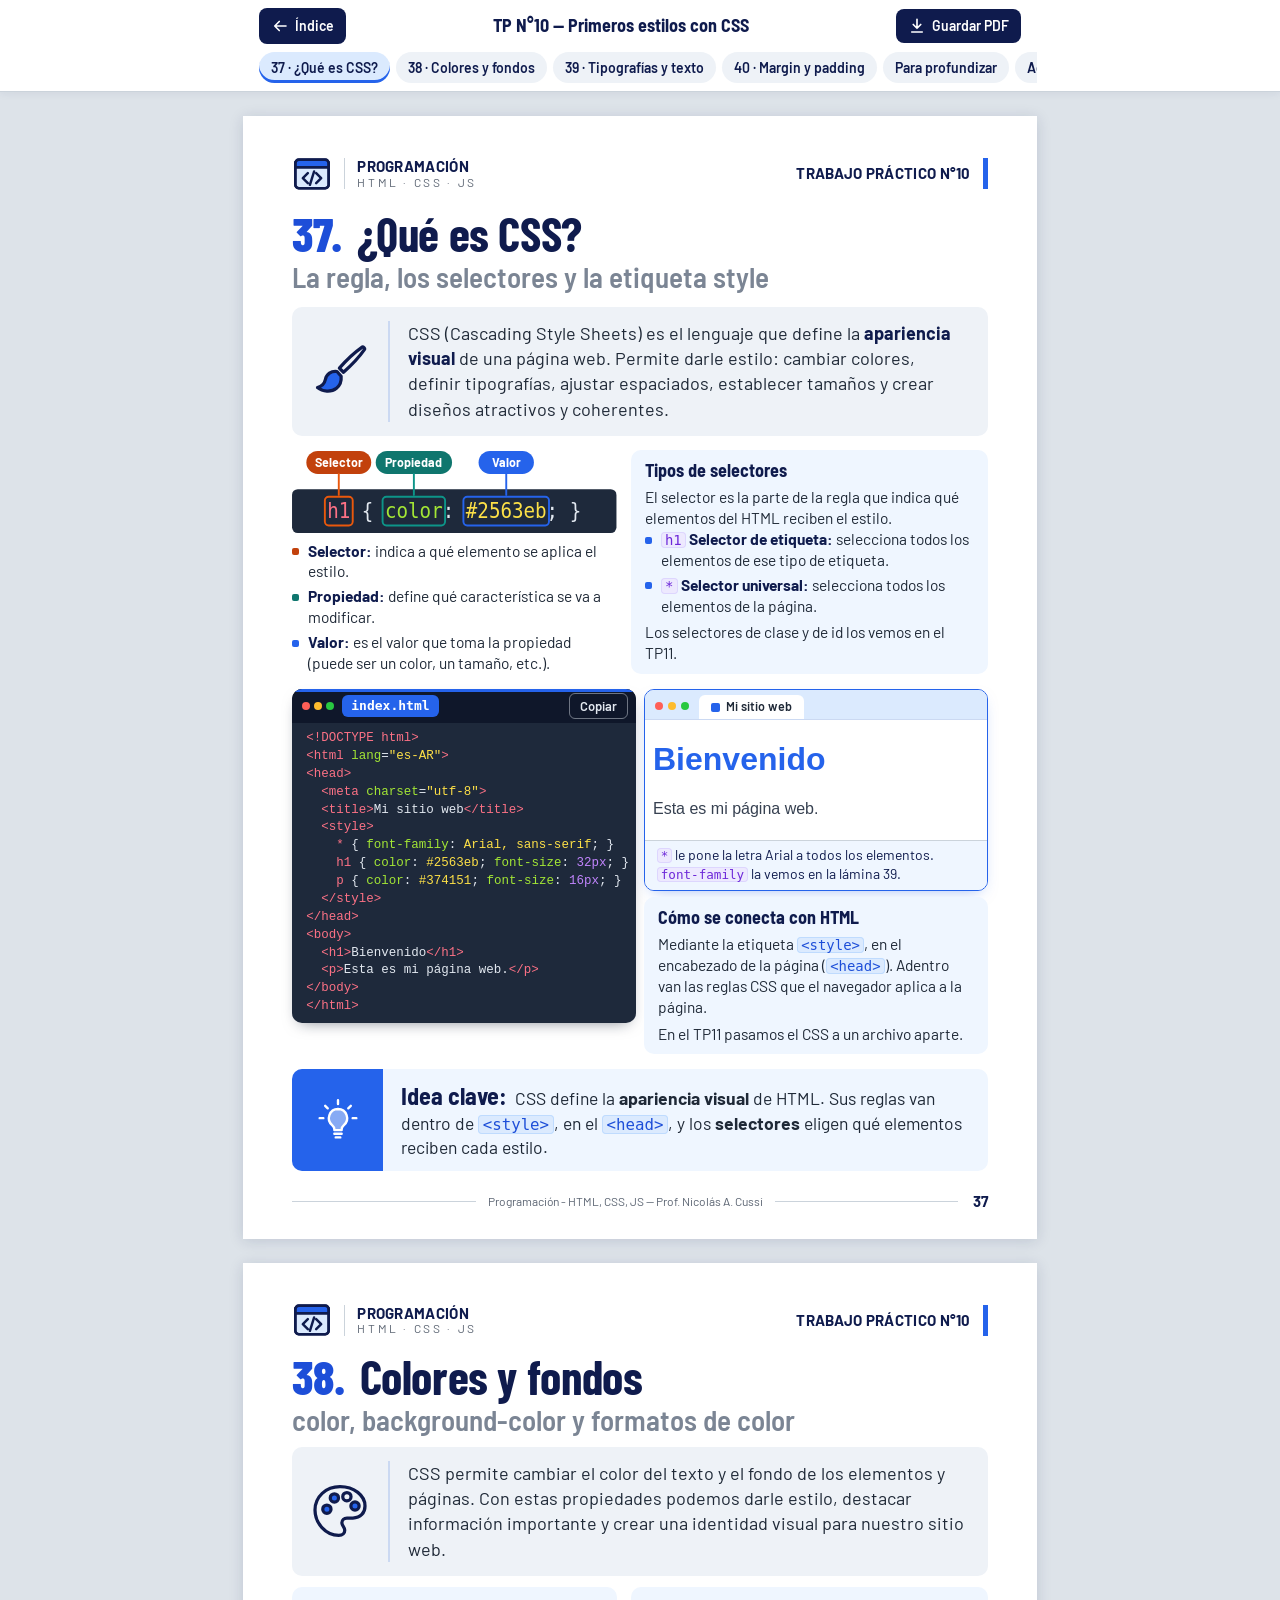
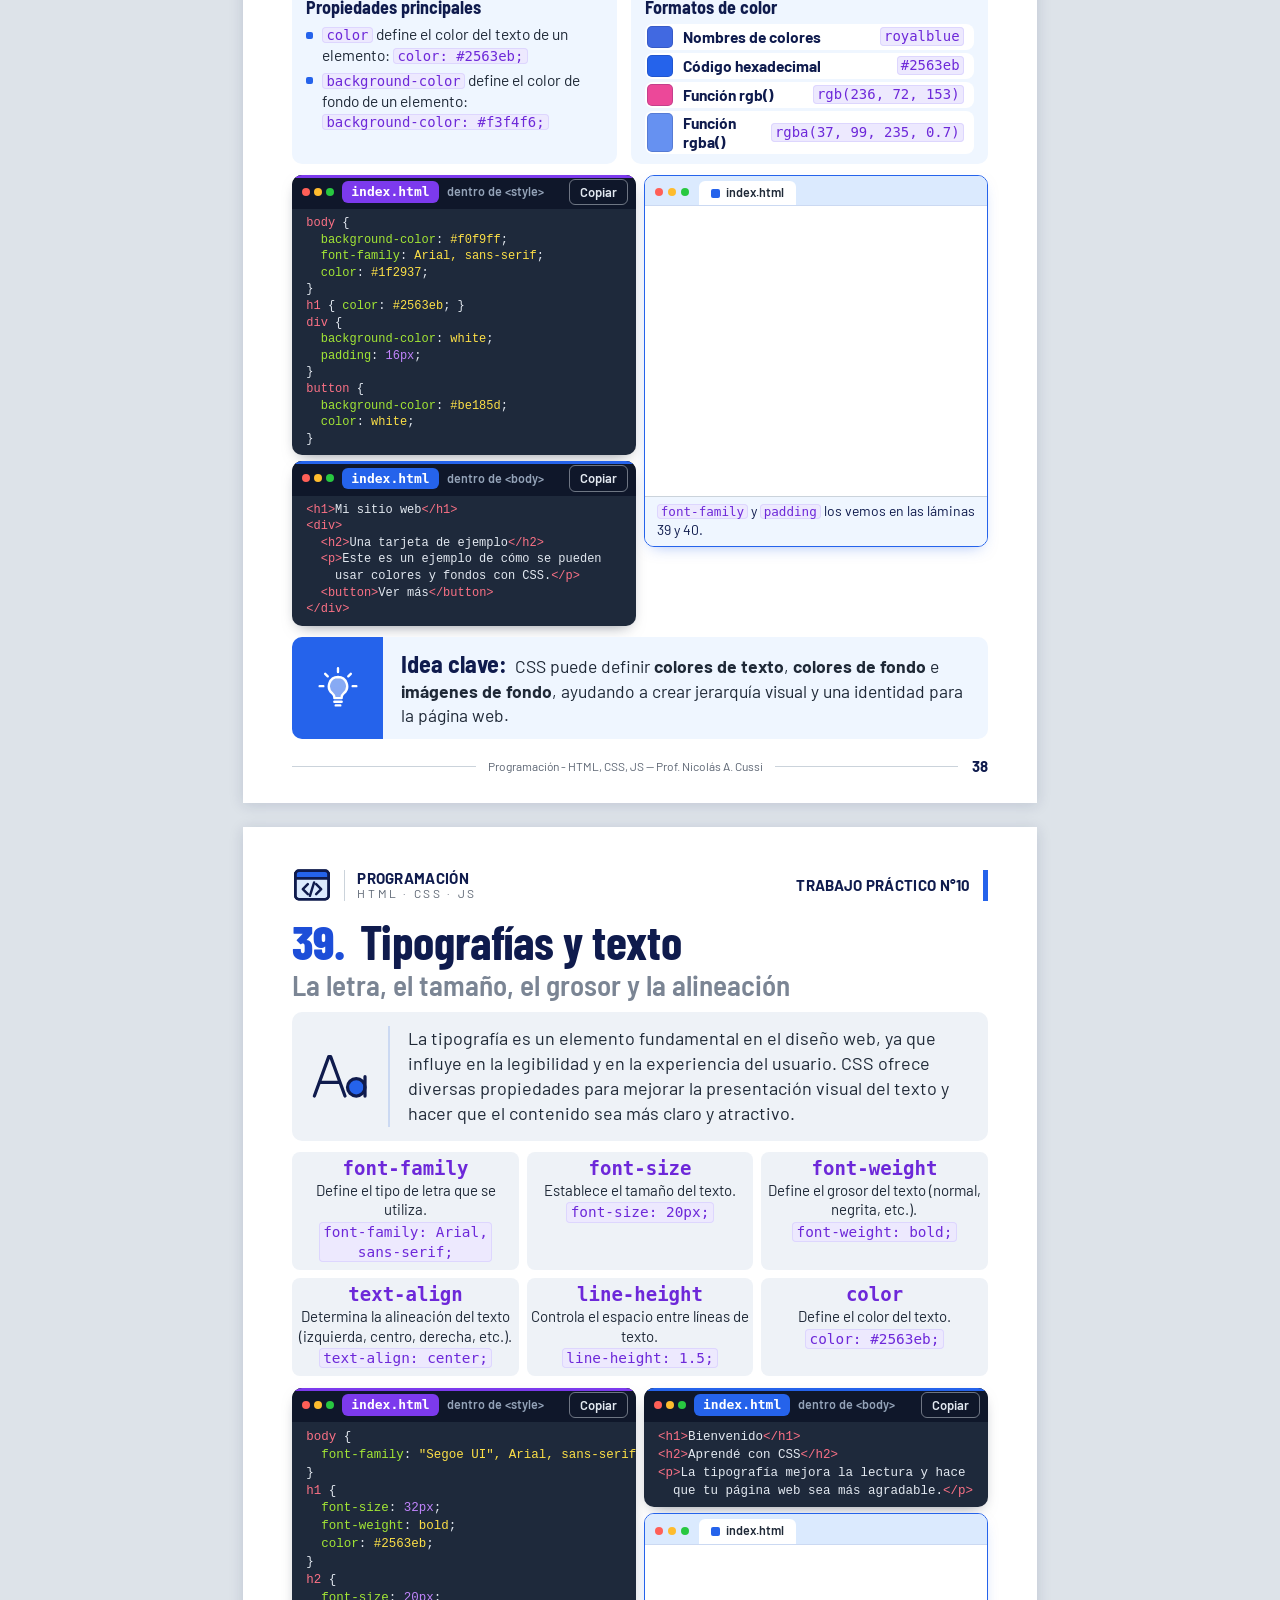
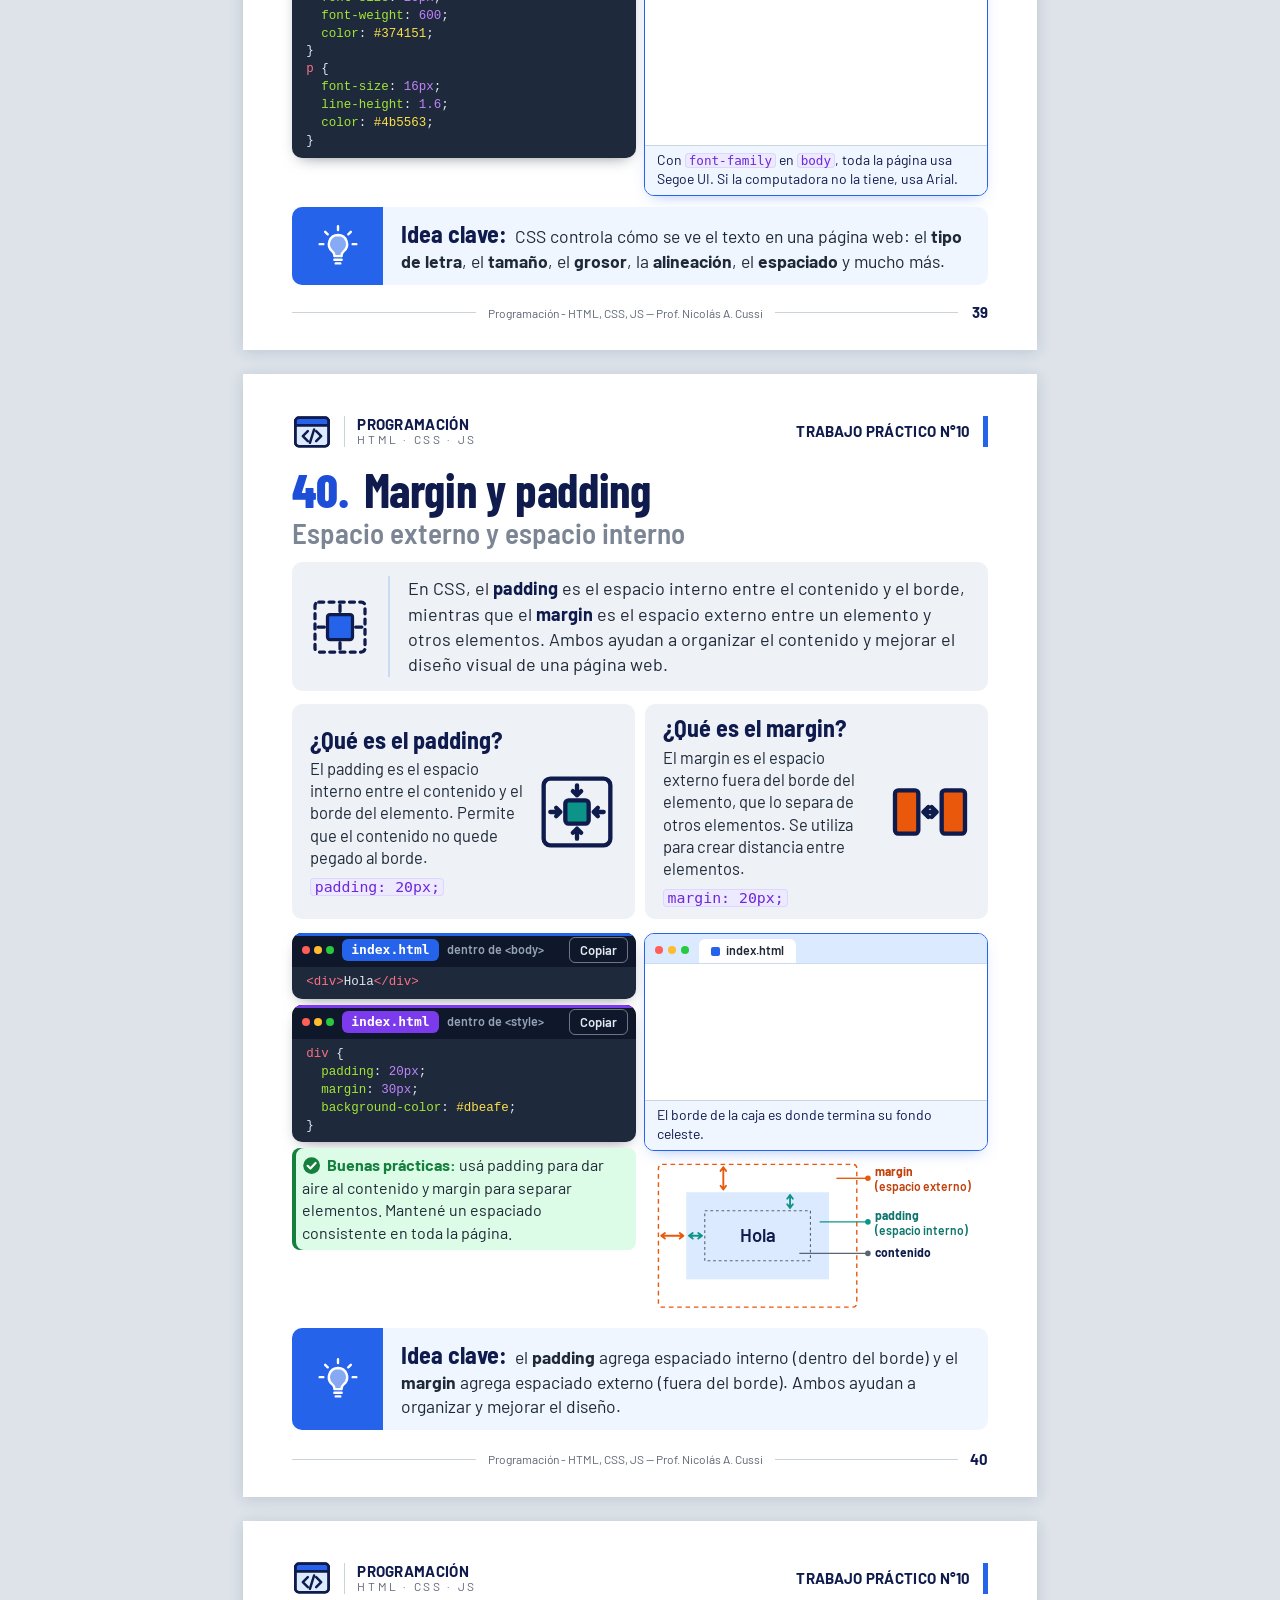
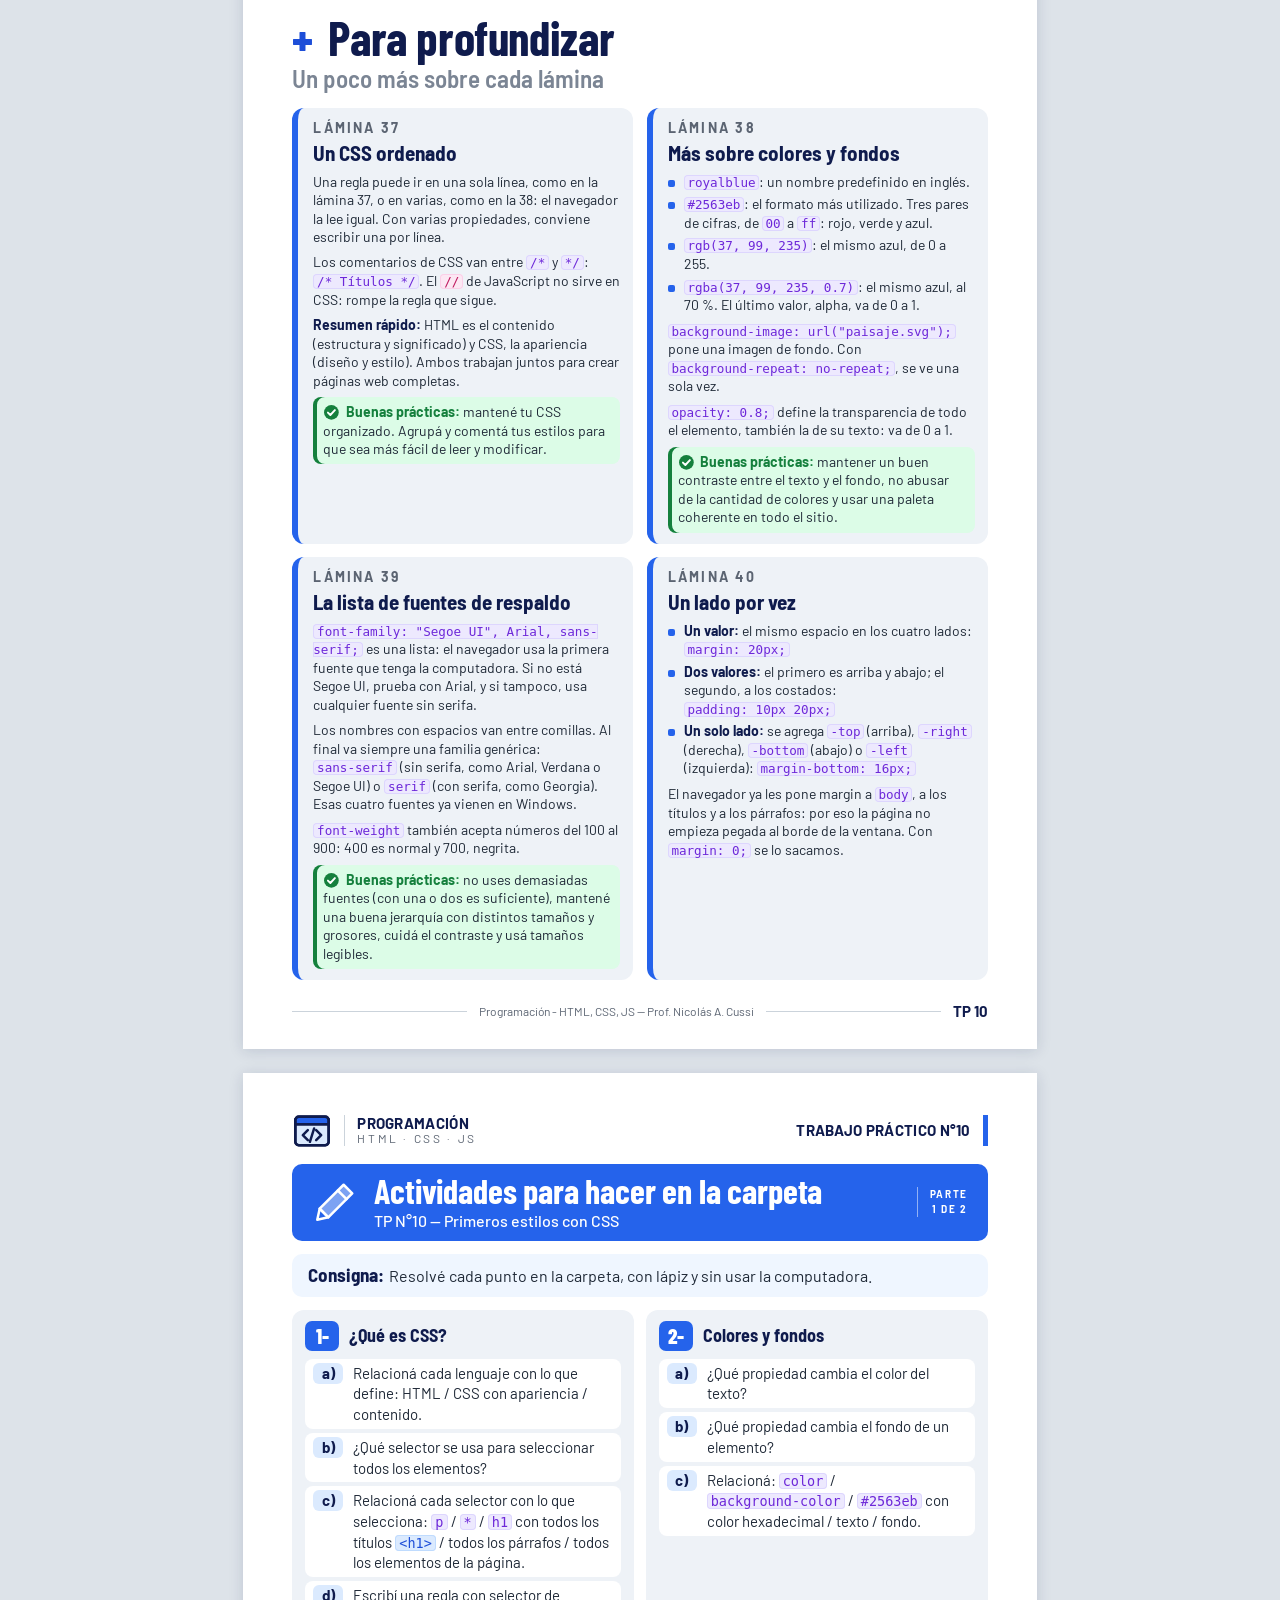
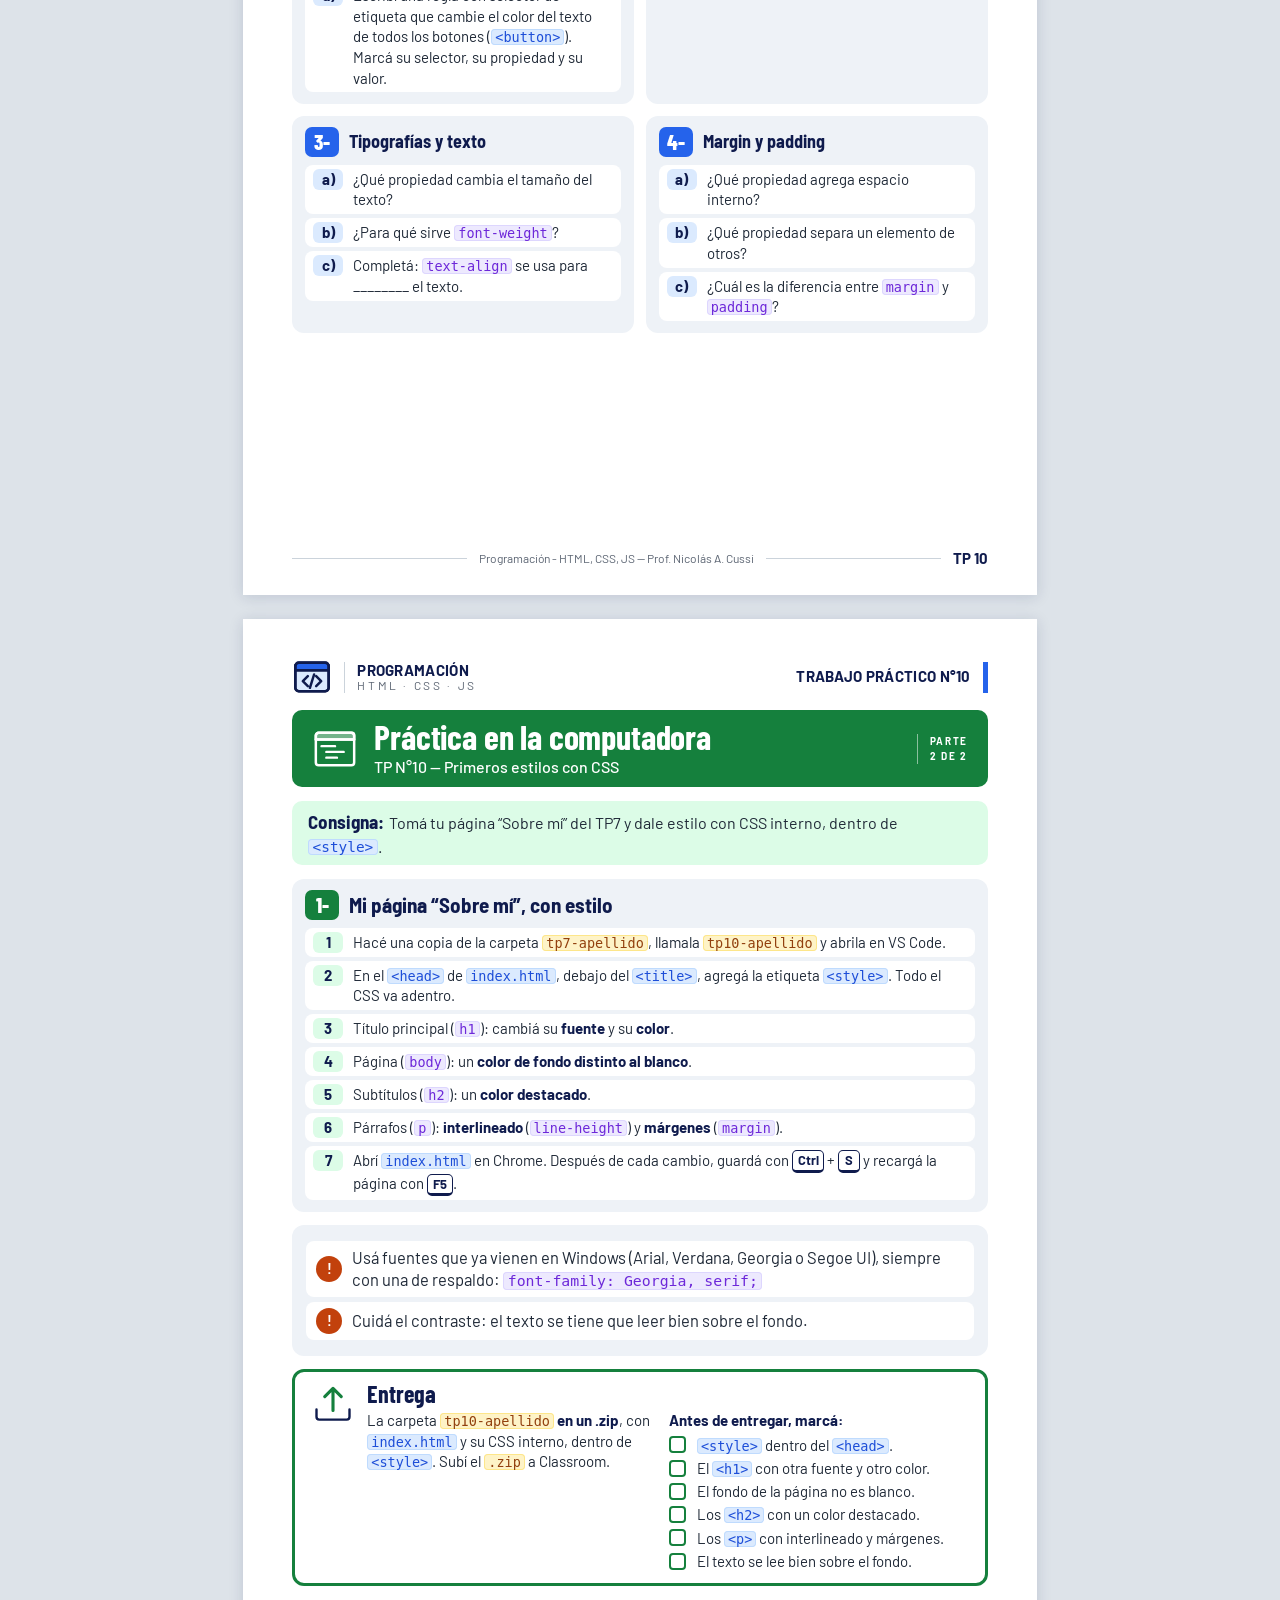
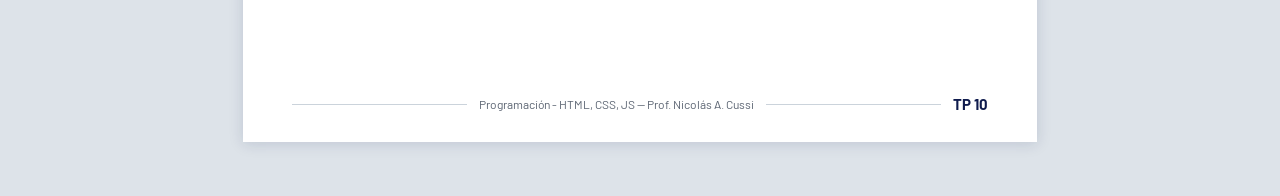
<file: unidades/tp10.html>
<!DOCTYPE html>
<html lang="es-AR">
<head>
  <meta charset="utf-8">
  <meta name="viewport" content="width=device-width, initial-scale=1">
  <title>TP N°10 — Primeros estilos con CSS · Programación - HTML, CSS, JS</title>
  <meta name="description" content="TP N°10 de Programación: qué es CSS, la regla CSS, la etiqueta style y los selectores de etiqueta y universal, colores y fondos, tipografías y texto, margin y padding. Prof. Nicolás A. Cussi.">
  <meta name="theme-color" content="#2563EB">
  <link rel="preload" href="../assets/fonts/barlow-latin-400-normal.woff2" as="font" type="font/woff2" crossorigin>
  <link rel="preload" href="../assets/fonts/barlow-semi-condensed-latin-700-normal.woff2" as="font" type="font/woff2" crossorigin>
  <link rel="stylesheet" href="../assets/css/estilos.css">
</head>
<body data-tp="10">

<!-- ====== Íconos ====== -->
<svg width="0" height="0" style="position:absolute" aria-hidden="true" focusable="false">
  <defs>
    <symbol id="i-web" viewBox="0 0 48 48">
      <rect x="4" y="7" width="40" height="34" rx="4" style="fill:var(--ac2, var(--acento-claro))"/>
      <path d="M8 7h32a4 4 0 0 1 4 4v5H4v-5a4 4 0 0 1 4-4z" style="fill:var(--ac)"/>
      <rect x="4" y="7" width="40" height="34" rx="4"/>
      <path d="M4 16h40M19 23l-6 6 6 6M29 23l6 6-6 6M26.5 21l-5 16"/>
    </symbol>
    <symbol id="i-pincel" viewBox="0 0 48 48">
      <path d="M41.2 5.3c-5.6 3.9-12.4 10.4-17.7 16.4l3.3 3.3c6-5.3 12.5-12.1 16.4-17.7a1.4 1.4 0 0 0-2-2z"/>
      <path d="M21.6 24.4c-4.6-.6-8.4 2-9.3 6.4-.7 3.3-2.4 5.3-6.3 6.4 4.1 3.4 10.9 4 15.2.6 3.1-2.5 4-6.3 3.7-9.6z" style="fill:var(--ac)"/>
    </symbol>
    <symbol id="i-paleta" viewBox="0 0 48 48">
      <path d="M24 4.5C12.7 4.5 4 12.6 4 23.2 4 33.7 12.5 43.5 23 43.5c3.2 0 4.8-1.8 4.8-4.1 0-2.6-2.3-3.6-2.3-6 0-2.2 1.8-3.8 4-3.8h4.8c6.3 0 9.7-4.4 9.7-9.7C44 11.6 35.3 4.5 24 4.5z"/>
      <circle cx="13.5" cy="22.5" r="3.3" style="fill:var(--ac)"/>
      <circle cx="19.5" cy="13.5" r="3.3" style="fill:var(--ac)"/>
      <circle cx="29.5" cy="12.5" r="3.3"/>
      <circle cx="36" cy="20" r="3.3" style="fill:var(--ac)"/>
    </symbol>
    <symbol id="i-letra" viewBox="0 0 48 48">
      <path d="M3.5 40 15 8.5h1.5L28 40M8 29h16"/>
      <circle cx="37" cy="33" r="7" style="fill:var(--ac)"/>
      <path d="M44 24.5V40"/>
    </symbol>
    <symbol id="i-espacio" viewBox="0 0 48 48">
      <rect x="4" y="4" width="40" height="40" rx="3" style="stroke-dasharray:4 4.2"/>
      <rect x="14" y="14" width="20" height="20" rx="2" style="fill:var(--ac)"/>
      <path d="M24 6.5v5M24 36.5v5M6.5 24h5M36.5 24h5"/>
    </symbol>
    <symbol id="i-padding" viewBox="0 0 48 48">
      <rect x="4" y="4" width="40" height="40" rx="4"/>
      <rect x="17" y="17" width="14" height="14" rx="2" style="fill:var(--ac)"/>
      <path d="M24 8v6M21.5 11.5 24 14l2.5-2.5M24 40v-6M21.5 36.5 24 34l2.5 2.5M8 24h6M11.5 21.5 14 24l-2.5 2.5M40 24h-6M36.5 21.5 34 24l2.5 2.5"/>
    </symbol>
    <symbol id="i-margin" viewBox="0 0 48 48">
      <rect x="3" y="11" width="14" height="26" rx="2" style="fill:var(--ac)"/>
      <rect x="31" y="11" width="14" height="26" rx="2" style="fill:var(--ac)"/>
      <path d="M20.5 24h7M23 21l-3 3 3 3M25 21l3 3-3 3"/>
    </symbol>
    <symbol id="i-consejo" viewBox="0 0 48 48">
      <circle cx="24" cy="24" r="21" style="fill:var(--ac);stroke:none"/>
      <path d="M14 24.5l7 7 13-14" style="stroke:var(--blanco);stroke-width:5.5"/>
    </symbol>
    <symbol id="i-foco" viewBox="0 0 48 48">
      <path d="M24 2.5v4M10 8.5l2.8 2.8M38 8.5l-2.8 2.8M4 22h4M40 22h4"/>
      <path d="M24 12a10 10 0 0 0-6.2 17.8c1.4 1.2 2.2 2.6 2.2 4.2v1h8v-1c0-1.6.8-3 2.2-4.2A10 10 0 0 0 24 12z" style="fill:var(--ac)"/>
      <path d="M20 39h8M21.5 43h5"/>
    </symbol>
    <symbol id="i-lapiz" viewBox="0 0 48 48">
      <path d="M33 6l9 9-25 25-9-9z" style="fill:var(--ac)"/>
      <path d="M8 31 5.5 42.5 17 40z"/>
      <path d="M27 12l9 9"/>
    </symbol>
    <symbol id="i-editor" viewBox="0 0 48 48">
      <path d="M7 7h34a3 3 0 0 1 3 3v4H4v-4a3 3 0 0 1 3-3z" style="fill:var(--ac)"/>
      <rect x="4" y="7" width="40" height="34" rx="3"/>
      <path d="M4 14h40M10 21h14M15 27h18M15 33h11"/>
    </symbol>
    <symbol id="i-subir" viewBox="0 0 48 48">
      <path d="M6 30v8a3 3 0 0 0 3 3h30a3 3 0 0 0 3-3v-8"/>
      <path d="M24 31V7M15 16l9-9 9 9" style="stroke:var(--ac);stroke-width:3.4"/>
    </symbol>
    <symbol id="i-descarga" viewBox="0 0 24 24">
      <path d="M12 3v12M7 10l5 5 5-5M5 20h14"/>
    </symbol>
    <symbol id="i-atras" viewBox="0 0 24 24">
      <path d="M20 12H5M11 6l-6 6 6 6"/>
    </symbol>
  </defs>
</svg>

<a class="saltar" href="#contenido">Saltar al contenido</a>

<header class="barra">
  <div class="barra__fila">
    <a class="boton barra__volver" href="../index.html"><svg aria-hidden="true" focusable="false"><use href="#i-atras"/></svg><span>Índice</span></a>
    <span class="barra__titulo">TP N°10 — Primeros estilos con CSS</span>
    <button class="boton" type="button" data-imprimir aria-label="Guardar en PDF">
      <svg aria-hidden="true" focusable="false"><use href="#i-descarga"/></svg><span><span class="boton__largo">Guardar </span>PDF</span>
    </button>
  </div>
  <nav class="partes" aria-label="Partes del TP N°10">
    <a href="#pag-37">37 · ¿Qué es CSS?</a>
    <a href="#pag-38">38 · Colores y fondos</a>
    <a href="#pag-39">39 · Tipografías y texto</a>
    <a href="#pag-40">40 · Margin y padding</a>
    <a href="#profundizar">Para profundizar</a>
    <a href="#actividades">Actividades</a>
  </nav>
</header>

<main id="contenido" class="laminas">
  <h1 class="sr-only">TP N°10 — Primeros estilos con CSS</h1>

  <!-- =================== LÁMINA 37 =================== -->
  <article class="lamina lamina--compacta" id="pag-37" aria-labelledby="t37">
    <div class="cab" aria-hidden="true">
      <svg class="cab__logo"><use href="#i-web"/></svg>
      <div class="cab__marca"><b>PROGRAMACIÓN</b><span>HTML · CSS · JS</span></div>
      <div class="cab__lema"><span class="cab__lema-largo">TRABAJO PRÁCTICO </span><span class="cab__lema-corto">TP </span><span class="cab__lema-n">N°10</span></div>
      <span class="cab__raya"></span>
    </div>

    <div class="tit">
      <h2 class="tit__h" id="t37"><span class="tit__num">37.</span> ¿Qué es CSS?</h2>
      <p class="tit__sub">La regla, los selectores y la etiqueta style</p>
    </div>

    <div class="intro">
      <svg class="ico ico--xl" aria-hidden="true" focusable="false"><use href="#i-pincel"/></svg>
      <p>CSS (<span lang="en">Cascading Style Sheets</span>) es el lenguaje que define la <strong>apariencia visual</strong> de una página web. Permite darle estilo: cambiar colores, definir tipografías, ajustar espaciados, establecer tamaños y crear diseños atractivos y coherentes.</p>
    </div>

    <section class="esquema-par" aria-labelledby="n37a">
      <div class="ej-col">
        <figure class="esquema">
          <svg viewBox="0 0 340 88" style="max-width:380px;margin:0 auto" role="img" aria-labelledby="esq37">
            <title id="esq37">Regla CSS básica: h1 { color: #2563eb; }. h1 es el selector, color es la propiedad y #2563eb es el valor.</title>
            <!-- Rótulos -->
            <rect x="15" y="0" width="68" height="24" rx="12" style="fill:var(--naranja-texto)"/>
            <rect x="87.7" y="0" width="80" height="24" rx="12" style="fill:var(--turquesa-texto)"/>
            <rect x="195.5" y="0" width="58" height="24" rx="12" style="fill:var(--acento)"/>
            <g class="tt tt--claro" text-anchor="middle" style="font-size:13px;font-weight:700">
              <text x="49" y="16.5">Selector</text>
              <text x="127.7" y="16.5">Propiedad</text>
              <text x="224.5" y="16.5">Valor</text>
            </g>
            <!-- La regla -->
            <rect x="0" y="40" width="340" height="46" rx="6" style="fill:var(--cod-fondo)"/>
            <text x="36.9" y="70.5" textLength="266.2" lengthAdjust="spacingAndGlyphs" style="font-family:var(--fuente-codigo);font-size:22px;fill:var(--cod-base)"><tspan style="fill:var(--cod-etq)">h1</tspan> { <tspan style="fill:var(--cod-atr)">color</tspan>: <tspan style="fill:var(--cod-str)">#2563eb</tspan>; }</text>
            <g style="fill:none;stroke-width:2;stroke-linecap:round">
              <path d="M49 24v22" style="stroke:var(--naranja)"/>
              <path d="M127.7 24v22" style="stroke:var(--turquesa)"/>
              <path d="M224.5 24v22" style="stroke:var(--acento)"/>
              <rect x="34.4" y="48" width="29.2" height="30" rx="4" style="stroke:var(--naranja)"/>
              <rect x="94.9" y="48" width="65.5" height="30" rx="4" style="stroke:var(--turquesa)"/>
              <rect x="179.6" y="48" width="89.7" height="30" rx="4" style="stroke:var(--acento)"/>
            </g>
          </svg>
        </figure>
        <ul class="pf__lista esquema__lista">
          <li class="punto--naranja"><strong>Selector:</strong> indica a qué elemento se aplica el estilo.</li>
          <li class="punto--turquesa"><strong>Propiedad:</strong> define qué característica se va a modificar.</li>
          <li><strong>Valor:</strong> es el valor que toma la propiedad (puede ser un color, un tamaño, etc.).</li>
        </ul>
      </div>
      <aside class="esquema-nota">
        <h3 id="n37a">Tipos de selectores</h3>
        <p class="esquema-nota__p">El selector es la parte de la regla que indica qué elementos del HTML reciben el estilo.</p>
        <ul class="pf__lista">
          <li><code class="cod-css">h1</code> <strong>Selector de etiqueta:</strong> selecciona todos los elementos de ese tipo de etiqueta.</li>
          <li><code class="cod-css">*</code> <strong>Selector universal:</strong> selecciona todos los elementos de la página.</li>
        </ul>
        <p class="esquema-nota__p esquema-nota__p--sep">Los selectores de clase y de id los vemos en el TP11.</p>
      </aside>
    </section>

    <div class="ej ej--res ej--chico">
      <figure class="codigo codigo--html" id="ej-37">
        <figcaption><span class="codigo__archivo">index.html</span></figcaption>
        <pre tabindex="0" aria-label="Código de index.html"><code><span class="c-etq">&lt;!DOCTYPE html&gt;</span>
<span class="c-etq">&lt;html</span> <span class="c-atr">lang</span>=<span class="c-str">"es-AR"</span><span class="c-etq">&gt;</span>
<span class="c-etq">&lt;head&gt;</span>
  <span class="c-etq">&lt;meta</span> <span class="c-atr">charset</span>=<span class="c-str">"utf-8"</span><span class="c-etq">&gt;</span>
  <span class="c-etq">&lt;title&gt;</span>Mi sitio web<span class="c-etq">&lt;/title&gt;</span>
  <span class="c-etq">&lt;style&gt;</span>
    <span class="c-etq">*</span> { <span class="c-atr">font-family</span>: <span class="c-str">Arial, sans-serif</span>; }
    <span class="c-etq">h1</span> { <span class="c-atr">color</span>: <span class="c-str">#2563eb</span>; <span class="c-atr">font-size</span>: <span class="c-num">32px</span>; }
    <span class="c-etq">p</span> { <span class="c-atr">color</span>: <span class="c-str">#374151</span>; <span class="c-atr">font-size</span>: <span class="c-num">16px</span>; }
  <span class="c-etq">&lt;/style&gt;</span>
<span class="c-etq">&lt;/head&gt;</span>
<span class="c-etq">&lt;body&gt;</span>
  <span class="c-etq">&lt;h1&gt;</span>Bienvenido<span class="c-etq">&lt;/h1&gt;</span>
  <span class="c-etq">&lt;p&gt;</span>Esta es mi página web.<span class="c-etq">&lt;/p&gt;</span>
<span class="c-etq">&lt;/body&gt;</span>
<span class="c-etq">&lt;/html&gt;</span></code></pre>
      </figure>
      <div class="ej-col">
        <figure class="resultado" data-html="ej-37" style="--alto:120px;--alto-cel:120px">
          <div class="resultado__barra" aria-hidden="true"><span class="resultado__puntos"></span><span class="resultado__pestana">Mi sitio web</span></div>
          <iframe title="Resultado en el navegador: el título Bienvenido en azul y el párrafo Esta es mi página web en gris oscuro, los dos en letra Arial." sandbox=""></iframe>
          <figcaption class="resultado__nota"><code class="cod-css">*</code> le pone la letra Arial a todos los elementos. <code class="cod-css">font-family</code> la vemos en la lámina 39.</figcaption>
        </figure>
        <aside class="esquema-nota" aria-labelledby="n37b">
          <h3 id="n37b">Cómo se conecta con HTML</h3>
          <p class="esquema-nota__p">Mediante la etiqueta <code>&lt;style&gt;</code>, en el encabezado de la página (<code>&lt;head&gt;</code>). Adentro van las reglas CSS que el navegador aplica a la página.</p>
          <p class="esquema-nota__p esquema-nota__p--sep">En el TP11 pasamos el CSS a un archivo aparte.</p>
        </aside>
      </div>
    </div>

    <aside class="idea" aria-label="Idea clave">
      <span class="idea__ico"><svg class="ico" aria-hidden="true" focusable="false"><use href="#i-foco"/></svg></span>
      <p><strong>Idea clave:</strong> CSS define la <b>apariencia visual</b> de HTML. Sus reglas van dentro de <code>&lt;style&gt;</code>, en el <code>&lt;head&gt;</code>, y los <b>selectores</b> eligen qué elementos reciben cada estilo.</p>
    </aside>

    <footer class="pie">
      <span class="pie__linea"></span>
      <span>Programación - HTML, CSS, JS — Prof. Nicolás A. Cussi</span>
      <span class="pie__linea"></span>
      <span class="pie__num" aria-label="Página 37">37</span>
    </footer>
  </article>

  <!-- =================== LÁMINA 38 =================== -->
  <article class="lamina lamina--compacta" id="pag-38" aria-labelledby="t38">
    <div class="cab" aria-hidden="true">
      <svg class="cab__logo"><use href="#i-web"/></svg>
      <div class="cab__marca"><b>PROGRAMACIÓN</b><span>HTML · CSS · JS</span></div>
      <div class="cab__lema"><span class="cab__lema-largo">TRABAJO PRÁCTICO </span><span class="cab__lema-corto">TP </span><span class="cab__lema-n">N°10</span></div>
      <span class="cab__raya"></span>
    </div>

    <div class="tit">
      <h2 class="tit__h" id="t38"><span class="tit__num">38.</span> Colores y fondos</h2>
      <p class="tit__sub">color, background-color y formatos de color</p>
    </div>

    <div class="intro">
      <svg class="ico ico--xl" aria-hidden="true" focusable="false"><use href="#i-paleta"/></svg>
      <p>CSS permite cambiar el color del texto y el fondo de los elementos y páginas. Con estas propiedades podemos darle estilo, destacar información importante y crear una identidad visual para nuestro sitio web.</p>
    </div>

    <section class="esquema-par esquema-par--igual" aria-label="Propiedades y formatos de color">
      <aside class="esquema-nota" aria-labelledby="n38a">
        <h3 id="n38a">Propiedades principales</h3>
        <ul class="pf__lista">
          <li><code class="cod-css">color</code> define el color del texto de un elemento: <code class="cod-css">color: #2563eb;</code></li>
          <li><code class="cod-css">background-color</code> define el color de fondo de un elemento: <code class="cod-css">background-color: #f3f4f6;</code></li>
        </ul>
      </aside>
      <aside class="esquema-nota" aria-labelledby="n38b">
        <h3 id="n38b">Formatos de color</h3>
        <ul class="colores">
          <li><span class="muestra" style="--muestra: royalblue" aria-hidden="true"></span><b>Nombres de colores</b><code class="cod-css">royalblue</code></li>
          <li><span class="muestra" style="--muestra: #2563eb" aria-hidden="true"></span><b>Código hexadecimal</b><code class="cod-css">#2563eb</code></li>
          <li><span class="muestra" style="--muestra: rgb(236, 72, 153)" aria-hidden="true"></span><b>Función rgb()</b><code class="cod-css">rgb(236, 72, 153)</code></li>
          <li><span class="muestra" style="--muestra: rgba(37, 99, 235, 0.7)" aria-hidden="true"></span><b>Función rgba()</b><code class="cod-css">rgba(37, 99, 235, 0.7)</code></li>
        </ul>
      </aside>
    </section>

    <div class="ej ej--res ej--chico ej--largo">
      <div class="ej-col">
        <figure class="codigo codigo--css" id="ej-38c">
          <figcaption><span class="codigo__archivo">index.html</span><span class="codigo__donde">dentro de &lt;style&gt;</span></figcaption>
          <pre tabindex="0" aria-label="Código CSS de index.html, dentro de style"><code><span class="c-etq">body</span> {
  <span class="c-atr">background-color</span>: <span class="c-str">#f0f9ff</span>;
  <span class="c-atr">font-family</span>: <span class="c-str">Arial, sans-serif</span>;
  <span class="c-atr">color</span>: <span class="c-str">#1f2937</span>;
}
<span class="c-etq">h1</span> { <span class="c-atr">color</span>: <span class="c-str">#2563eb</span>; }
<span class="c-etq">div</span> {
  <span class="c-atr">background-color</span>: <span class="c-str">white</span>;
  <span class="c-atr">padding</span>: <span class="c-num">16px</span>;
}
<span class="c-etq">button</span> {
  <span class="c-atr">background-color</span>: <span class="c-str">#be185d</span>;
  <span class="c-atr">color</span>: <span class="c-str">white</span>;
}</code></pre>
        </figure>
        <figure class="codigo codigo--html" id="ej-38h">
          <figcaption><span class="codigo__archivo">index.html</span><span class="codigo__donde">dentro de &lt;body&gt;</span></figcaption>
          <pre tabindex="0" aria-label="Código de index.html, dentro de body"><code><span class="c-etq">&lt;h1&gt;</span>Mi sitio web<span class="c-etq">&lt;/h1&gt;</span>
<span class="c-etq">&lt;div&gt;</span>
  <span class="c-etq">&lt;h2&gt;</span>Una tarjeta de ejemplo<span class="c-etq">&lt;/h2&gt;</span>
  <span class="c-etq">&lt;p&gt;</span>Este es un ejemplo de cómo se pueden
    usar colores y fondos con CSS.<span class="c-etq">&lt;/p&gt;</span>
  <span class="c-etq">&lt;button&gt;</span>Ver más<span class="c-etq">&lt;/button&gt;</span>
<span class="c-etq">&lt;/div&gt;</span></code></pre>
        </figure>
      </div>
      <figure class="resultado" data-html="ej-38h" data-css="ej-38c" style="--alto:290px;--alto-cel:290px">
        <div class="resultado__barra" aria-hidden="true"><span class="resultado__puntos"></span><span class="resultado__pestana">index.html</span></div>
        <iframe title="Resultado en el navegador: la página con fondo celeste, el título Mi sitio web en azul y una tarjeta blanca con el subtítulo Una tarjeta de ejemplo, un párrafo y el botón Ver más, de fondo magenta y letras blancas." sandbox=""></iframe>
        <figcaption class="resultado__nota"><code class="cod-css">font-family</code> y <code class="cod-css">padding</code> los vemos en las láminas 39 y 40.</figcaption>
      </figure>
    </div>

    <aside class="idea" aria-label="Idea clave">
      <span class="idea__ico"><svg class="ico" aria-hidden="true" focusable="false"><use href="#i-foco"/></svg></span>
      <p><strong>Idea clave:</strong> CSS puede definir <b>colores de texto</b>, <b>colores de fondo</b> e <b>imágenes de fondo</b>, ayudando a crear jerarquía visual y una identidad para la página web.</p>
    </aside>

    <footer class="pie">
      <span class="pie__linea"></span>
      <span>Programación - HTML, CSS, JS — Prof. Nicolás A. Cussi</span>
      <span class="pie__linea"></span>
      <span class="pie__num" aria-label="Página 38">38</span>
    </footer>
  </article>

  <!-- =================== LÁMINA 39 =================== -->
  <article class="lamina lamina--compacta" id="pag-39" aria-labelledby="t39">
    <div class="cab" aria-hidden="true">
      <svg class="cab__logo"><use href="#i-web"/></svg>
      <div class="cab__marca"><b>PROGRAMACIÓN</b><span>HTML · CSS · JS</span></div>
      <div class="cab__lema"><span class="cab__lema-largo">TRABAJO PRÁCTICO </span><span class="cab__lema-corto">TP </span><span class="cab__lema-n">N°10</span></div>
      <span class="cab__raya"></span>
    </div>

    <div class="tit">
      <h2 class="tit__h" id="t39"><span class="tit__num">39.</span> Tipografías y texto</h2>
      <p class="tit__sub">La letra, el tamaño, el grosor y la alineación</p>
    </div>

    <div class="intro">
      <svg class="ico ico--xl" aria-hidden="true" focusable="false"><use href="#i-letra"/></svg>
      <p>La tipografía es un elemento fundamental en el diseño web, ya que influye en la legibilidad y en la experiencia del usuario. CSS ofrece diversas propiedades para mejorar la presentación visual del texto y hacer que el contenido sea más claro y atractivo.</p>
    </div>

    <ul class="operaciones operaciones--css" aria-label="Propiedades más usadas para dar estilo al texto">
      <li><b>font-family</b><p>Define el tipo de letra que se utiliza.</p><code class="cod-css">font-family: Arial,<br>sans-serif;</code></li>
      <li><b>font-size</b><p>Establece el tamaño del texto.</p><code class="cod-css">font-size: 20px;</code></li>
      <li><b>font-weight</b><p>Define el grosor del texto (normal, negrita, etc.).</p><code class="cod-css">font-weight: bold;</code></li>
      <li><b>text-align</b><p>Determina la alineación del texto (izquierda, centro, derecha, etc.).</p><code class="cod-css">text-align: center;</code></li>
      <li><b>line-height</b><p>Controla el espacio entre líneas de texto.</p><code class="cod-css">line-height: 1.5;</code></li>
      <li><b>color</b><p>Define el color del texto.</p><code class="cod-css">color: #2563eb;</code></li>
    </ul>

    <div class="ej ej--res ej--chico">
      <figure class="codigo codigo--css" id="ej-39c">
        <figcaption><span class="codigo__archivo">index.html</span><span class="codigo__donde">dentro de &lt;style&gt;</span></figcaption>
        <pre tabindex="0" aria-label="Código CSS de index.html, dentro de style"><code><span class="c-etq">body</span> {
  <span class="c-atr">font-family</span>: <span class="c-str">"Segoe UI", Arial, sans-serif</span>;
}
<span class="c-etq">h1</span> {
  <span class="c-atr">font-size</span>: <span class="c-num">32px</span>;
  <span class="c-atr">font-weight</span>: <span class="c-str">bold</span>;
  <span class="c-atr">color</span>: <span class="c-str">#2563eb</span>;
}
<span class="c-etq">h2</span> {
  <span class="c-atr">font-size</span>: <span class="c-num">20px</span>;
  <span class="c-atr">font-weight</span>: <span class="c-num">600</span>;
  <span class="c-atr">color</span>: <span class="c-str">#374151</span>;
}
<span class="c-etq">p</span> {
  <span class="c-atr">font-size</span>: <span class="c-num">16px</span>;
  <span class="c-atr">line-height</span>: <span class="c-num">1.6</span>;
  <span class="c-atr">color</span>: <span class="c-str">#4b5563</span>;
}</code></pre>
      </figure>
      <div class="ej-col">
        <figure class="codigo codigo--html" id="ej-39h">
          <figcaption><span class="codigo__archivo">index.html</span><span class="codigo__donde">dentro de &lt;body&gt;</span></figcaption>
          <pre tabindex="0" aria-label="Código de index.html, dentro de body"><code><span class="c-etq">&lt;h1&gt;</span>Bienvenido<span class="c-etq">&lt;/h1&gt;</span>
<span class="c-etq">&lt;h2&gt;</span>Aprendé con CSS<span class="c-etq">&lt;/h2&gt;</span>
<span class="c-etq">&lt;p&gt;</span>La tipografía mejora la lectura y hace
  que tu página web sea más agradable.<span class="c-etq">&lt;/p&gt;</span></code></pre>
        </figure>
        <figure class="resultado" data-html="ej-39h" data-css="ej-39c" style="--alto:200px;--alto-cel:200px">
          <div class="resultado__barra" aria-hidden="true"><span class="resultado__puntos"></span><span class="resultado__pestana">index.html</span></div>
          <iframe title="Resultado en el navegador: el título Bienvenido, grande y azul; el subtítulo Aprendé con CSS, en gris oscuro, y un párrafo gris con interlineado amplio, todo en letra Segoe UI." sandbox=""></iframe>
          <figcaption class="resultado__nota">Con <code class="cod-css">font-family</code> en <code class="cod-css">body</code>, toda la página usa Segoe UI. Si la computadora no la tiene, usa Arial.</figcaption>
        </figure>
      </div>
    </div>

    <aside class="idea" aria-label="Idea clave">
      <span class="idea__ico"><svg class="ico" aria-hidden="true" focusable="false"><use href="#i-foco"/></svg></span>
      <p><strong>Idea clave:</strong> CSS controla cómo se ve el texto en una página web: el <b>tipo de letra</b>, el <b>tamaño</b>, el <b>grosor</b>, la <b>alineación</b>, el <b>espaciado</b> y mucho más.</p>
    </aside>

    <footer class="pie">
      <span class="pie__linea"></span>
      <span>Programación - HTML, CSS, JS — Prof. Nicolás A. Cussi</span>
      <span class="pie__linea"></span>
      <span class="pie__num" aria-label="Página 39">39</span>
    </footer>
  </article>

  <!-- =================== LÁMINA 40 =================== -->
  <article class="lamina lamina--compacta" id="pag-40" aria-labelledby="t40">
    <div class="cab" aria-hidden="true">
      <svg class="cab__logo"><use href="#i-web"/></svg>
      <div class="cab__marca"><b>PROGRAMACIÓN</b><span>HTML · CSS · JS</span></div>
      <div class="cab__lema"><span class="cab__lema-largo">TRABAJO PRÁCTICO </span><span class="cab__lema-corto">TP </span><span class="cab__lema-n">N°10</span></div>
      <span class="cab__raya"></span>
    </div>

    <div class="tit">
      <h2 class="tit__h" id="t40"><span class="tit__num">40.</span> Margin y padding</h2>
      <p class="tit__sub">Espacio externo y espacio interno</p>
    </div>

    <div class="intro">
      <svg class="ico ico--xl" aria-hidden="true" focusable="false"><use href="#i-espacio"/></svg>
      <p>En CSS, el <strong>padding</strong> es el espacio interno entre el contenido y el borde, mientras que el <strong>margin</strong> es el espacio externo entre un elemento y otros elementos. Ambos ayudan a organizar el contenido y mejorar el diseño visual de una página web.</p>
    </div>

    <ul class="comparar" aria-label="Padding y margin">
      <li>
        <div>
          <h3>¿Qué es el padding?</h3>
          <p>El padding es el espacio interno entre el contenido y el borde del elemento. Permite que el contenido no quede pegado al borde.</p>
          <p class="comparar__cod"><code class="cod-css">padding: 20px;</code></p>
        </div>
        <svg class="ico ico--xl" aria-hidden="true" focusable="false" style="--ac:var(--turquesa)"><use href="#i-padding"/></svg>
      </li>
      <li>
        <div>
          <h3>¿Qué es el margin?</h3>
          <p>El margin es el espacio externo fuera del borde del elemento, que lo separa de otros elementos. Se utiliza para crear distancia entre elementos.</p>
          <p class="comparar__cod"><code class="cod-css">margin: 20px;</code></p>
        </div>
        <svg class="ico ico--xl" aria-hidden="true" focusable="false" style="--ac:var(--naranja)"><use href="#i-margin"/></svg>
      </li>
    </ul>

    <div class="ej ej--res ej--chico">
      <div class="ej-col">
        <figure class="codigo codigo--html" id="ej-40h">
          <figcaption><span class="codigo__archivo">index.html</span><span class="codigo__donde">dentro de &lt;body&gt;</span></figcaption>
          <pre tabindex="0" aria-label="Código de index.html, dentro de body"><code><span class="c-etq">&lt;div&gt;</span>Hola<span class="c-etq">&lt;/div&gt;</span></code></pre>
        </figure>
        <figure class="codigo codigo--css" id="ej-40c">
          <figcaption><span class="codigo__archivo">index.html</span><span class="codigo__donde">dentro de &lt;style&gt;</span></figcaption>
          <pre tabindex="0" aria-label="Código CSS de index.html, dentro de style"><code><span class="c-etq">div</span> {
  <span class="c-atr">padding</span>: <span class="c-num">20px</span>;
  <span class="c-atr">margin</span>: <span class="c-num">30px</span>;
  <span class="c-atr">background-color</span>: <span class="c-str">#dbeafe</span>;
}</code></pre>
        </figure>
        <p class="consejo"><svg class="ico tit-ico" aria-hidden="true" focusable="false"><use href="#i-consejo"/></svg><strong>Buenas prácticas:</strong> usá padding para dar aire al contenido y margin para separar elementos. Mantené un espaciado consistente en toda la página.</p>
      </div>
      <div class="ej-col">
        <figure class="resultado" data-html="ej-40h" data-css="ej-40c" style="--alto:136px;--alto-cel:136px">
          <div class="resultado__barra" aria-hidden="true"><span class="resultado__puntos"></span><span class="resultado__pestana">index.html</span></div>
          <iframe title="Resultado en el navegador: una caja celeste con la palabra Hola, separada del texto por el padding y alejada del borde de la página por el margin." sandbox=""></iframe>
          <figcaption class="resultado__nota">El borde de la caja es donde termina su fondo celeste.</figcaption>
        </figure>
        <figure class="esquema">
          <svg viewBox="0 0 356 170" style="max-width:330px;margin:0 auto" role="img" aria-labelledby="esq40">
            <title id="esq40">Cómo se ve el ejemplo, con cada espacio señalado. Afuera, una línea de puntos marca el margin, el espacio externo: 30 píxeles que separan la caja de lo que la rodea. Adentro, la caja celeste. Su fondo cubre el padding, el espacio interno de 20 píxeles, y el contenido: la palabra Hola.</title>
            <!-- margin: espacio externo, sin color -->
            <rect x="8" y="8" width="214" height="154" rx="4" style="fill:none;stroke:var(--naranja);stroke-width:1.5;stroke-dasharray:5 4"/>
            <!-- la caja: su fondo cubre el padding y el contenido -->
            <rect x="38" y="38" width="154" height="94" style="fill:var(--acento-claro)"/>
            <rect x="58" y="58" width="114" height="54" style="fill:none;stroke:var(--gris);stroke-width:1.2;stroke-dasharray:3 3"/>
            <text class="tt" x="115" y="92" text-anchor="middle" style="font-size:20px">Hola</text>
            <!-- flechas -->
            <g style="fill:none;stroke-width:2;stroke-linecap:round;stroke-linejoin:round">
              <path d="M78 11v24M75 15l3-4 3 4M75 31l3 4 3-4M11 85h24M15 82l-4 3 4 3M31 82l4 3-4 3" style="stroke:var(--naranja)"/>
              <path d="M150 41v14M147 45l3-4 3 4M147 51l3 4 3-4M41 85h14M45 82l-4 3 4 3M51 82l4 3-4 3" style="stroke:var(--turquesa)"/>
            </g>
            <!-- rótulos -->
            <g style="fill:none;stroke-width:1.5">
              <path d="M200 23h34" style="stroke:var(--naranja)"/>
              <path d="M182 70h52" style="stroke:var(--turquesa)"/>
              <path d="M160 104h74" style="stroke:var(--gris)"/>
            </g>
            <g style="stroke:none">
              <circle cx="234" cy="23" r="3" style="fill:var(--naranja)"/>
              <circle cx="234" cy="70" r="3" style="fill:var(--turquesa)"/>
              <circle cx="234" cy="104" r="3" style="fill:var(--gris)"/>
            </g>
            <g class="tt" style="font-size:13px">
              <text x="242" y="21" style="font-weight:700;fill:var(--naranja-texto)">margin</text>
              <text x="242" y="37" style="fill:var(--naranja-texto)">(espacio externo)</text>
              <text x="242" y="68" style="font-weight:700;fill:var(--turquesa-texto)">padding</text>
              <text x="242" y="84" style="fill:var(--turquesa-texto)">(espacio interno)</text>
              <text x="242" y="108" style="font-weight:700">contenido</text>
            </g>
          </svg>
        </figure>
      </div>
    </div>

    <aside class="idea" aria-label="Idea clave">
      <span class="idea__ico"><svg class="ico" aria-hidden="true" focusable="false"><use href="#i-foco"/></svg></span>
      <p><strong>Idea clave:</strong> el <b>padding</b> agrega espaciado interno (dentro del borde) y el <b>margin</b> agrega espaciado externo (fuera del borde). Ambos ayudan a organizar y mejorar el diseño.</p>
    </aside>

    <footer class="pie">
      <span class="pie__linea"></span>
      <span>Programación - HTML, CSS, JS — Prof. Nicolás A. Cussi</span>
      <span class="pie__linea"></span>
      <span class="pie__num" aria-label="Página 40">40</span>
    </footer>
  </article>

  <!-- =================== PARA PROFUNDIZAR =================== -->
  <article class="lamina lamina--pf" id="profundizar" aria-labelledby="tpf">
    <div class="cab" aria-hidden="true">
      <svg class="cab__logo"><use href="#i-web"/></svg>
      <div class="cab__marca"><b>PROGRAMACIÓN</b><span>HTML · CSS · JS</span></div>
      <div class="cab__lema"><span class="cab__lema-largo">TRABAJO PRÁCTICO </span><span class="cab__lema-corto">TP </span><span class="cab__lema-n">N°10</span></div>
      <span class="cab__raya"></span>
    </div>

    <div class="tit">
      <h2 class="tit__h" id="tpf"><span class="tit__num">+</span> Para profundizar</h2>
      <p class="tit__sub">Un poco más sobre cada lámina</p>
    </div>

    <div class="pf-grid">
    <section class="pf" aria-labelledby="pf37">
      <p class="pf__etiqueta">Lámina 37</p>
      <h3 class="pf__titulo" id="pf37">Un CSS ordenado</h3>
      <div class="pf__texto">
        <p>Una regla puede ir en una sola línea, como en la lámina 37, o en varias, como en la 38: el navegador la lee igual. Con varias propiedades, conviene escribir una por línea.</p>
        <p>Los comentarios de CSS van entre <code class="cod-css">/*</code> y <code class="cod-css">*/</code>: <code class="cod-css">/* Títulos */</code>. El <code class="cod-js">//</code> de JavaScript no sirve en CSS: rompe la regla que sigue.</p>
        <p><strong>Resumen rápido:</strong> HTML es el contenido (estructura y significado) y CSS, la apariencia (diseño y estilo). Ambos trabajan juntos para crear páginas web completas.</p>
        <p class="consejo"><svg class="ico tit-ico" aria-hidden="true" focusable="false"><use href="#i-consejo"/></svg><strong>Buenas prácticas:</strong> mantené tu CSS organizado. Agrupá y comentá tus estilos para que sea más fácil de leer y modificar.</p>
      </div>
    </section>

    <section class="pf" aria-labelledby="pf38">
      <p class="pf__etiqueta">Lámina 38</p>
      <h3 class="pf__titulo" id="pf38">Más sobre colores y fondos</h3>
      <div class="pf__texto">
        <ul class="pf__lista">
          <li><code class="cod-css">royalblue</code>: un nombre predefinido en inglés.</li>
          <li><code class="cod-css">#2563eb</code>: el formato más utilizado. Tres pares de cifras, de <code class="cod-css">00</code> a <code class="cod-css">ff</code>: rojo, verde y azul.</li>
          <li><code class="cod-css">rgb(37, 99, 235)</code>: el mismo azul, de 0 a 255.</li>
          <li><code class="cod-css cod-larga">rgba(37, 99, 235, 0.7)</code>: el mismo azul, al 70&nbsp;%. El último valor, alpha, va de 0 a 1.</li>
        </ul>
        <p><code class="cod-css cod-larga">background-image: url("paisaje.svg");</code> pone una imagen de fondo. Con <code class="cod-css">background-repeat: no-repeat;</code>, se ve una sola vez.</p>
        <p><code class="cod-css">opacity: 0.8;</code> define la transparencia de todo el elemento, también la de su texto: va de 0 a 1.</p>
        <p class="consejo"><svg class="ico tit-ico" aria-hidden="true" focusable="false"><use href="#i-consejo"/></svg><strong>Buenas prácticas:</strong> mantener un buen contraste entre el texto y el fondo, no abusar de la cantidad de colores y usar una paleta coherente en todo el sitio.</p>
      </div>
    </section>

    <section class="pf" aria-labelledby="pf39">
      <p class="pf__etiqueta">Lámina 39</p>
      <h3 class="pf__titulo" id="pf39">La lista de fuentes de respaldo</h3>
      <div class="pf__texto">
        <p><code class="cod-css cod-larga">font-family: "Segoe UI", Arial, sans-serif;</code> es una lista: el navegador usa la primera fuente que tenga la computadora. Si no está Segoe UI, prueba con Arial, y si tampoco, usa cualquier fuente sin serifa.</p>
        <p>Los nombres con espacios van entre comillas. Al final va siempre una familia genérica: <code class="cod-css">sans-serif</code> (sin serifa, como Arial, Verdana o Segoe UI) o <code class="cod-css">serif</code> (con serifa, como Georgia). Esas cuatro fuentes ya vienen en Windows.</p>
        <p><code class="cod-css">font-weight</code> también acepta números del 100 al 900: 400 es normal y 700, negrita.</p>
        <p class="consejo"><svg class="ico tit-ico" aria-hidden="true" focusable="false"><use href="#i-consejo"/></svg><strong>Buenas prácticas:</strong> no uses demasiadas fuentes (con una o dos es suficiente), mantené una buena jerarquía con distintos tamaños y grosores, cuidá el contraste y usá tamaños legibles.</p>
      </div>
    </section>

    <section class="pf" aria-labelledby="pf40">
      <p class="pf__etiqueta">Lámina 40</p>
      <h3 class="pf__titulo" id="pf40">Un lado por vez</h3>
      <div class="pf__cols">
        <div class="pf__texto">
          <ul class="pf__lista">
            <li><strong>Un valor:</strong> el mismo espacio en los cuatro lados: <code class="cod-css">margin: 20px;</code></li>
            <li><strong>Dos valores:</strong> el primero es arriba y abajo; el segundo, a los costados: <code class="cod-css">padding: 10px 20px;</code></li>
            <li><strong>Un solo lado:</strong> se agrega <code class="cod-css">-top</code> (arriba), <code class="cod-css">-right</code> (derecha), <code class="cod-css">-bottom</code> (abajo) o <code class="cod-css">-left</code> (izquierda): <code class="cod-css">margin-bottom: 16px;</code></li>
          </ul>
          <p>El navegador ya les pone margin a <code class="cod-css">body</code>, a los títulos y a los párrafos: por eso la página no empieza pegada al borde de la ventana. Con <code class="cod-css">margin: 0;</code> se lo sacamos.</p>
        </div>
      </div>
    </section>
    </div>

    <footer class="pie">
      <span class="pie__linea"></span>
      <span>Programación - HTML, CSS, JS — Prof. Nicolás A. Cussi</span>
      <span class="pie__linea"></span>
      <span class="pie__num">TP 10</span>
    </footer>
  </article>

  <!-- =================== ACTIVIDADES · Parte 1 =================== -->
  <article class="lamina lamina--act" id="actividades" aria-labelledby="act-1">
    <div class="cab" aria-hidden="true">
      <svg class="cab__logo"><use href="#i-web"/></svg>
      <div class="cab__marca"><b>PROGRAMACIÓN</b><span>HTML · CSS · JS</span></div>
      <div class="cab__lema"><span class="cab__lema-largo">TRABAJO PRÁCTICO </span><span class="cab__lema-corto">TP </span><span class="cab__lema-n">N°10</span></div>
      <span class="cab__raya"></span>
    </div>

    <header class="act-banda">
      <svg class="ico" aria-hidden="true" focusable="false"><use href="#i-lapiz"/></svg>
      <div>
        <h2 id="act-1">Actividades para hacer en la carpeta</h2>
        <p>TP N°10 — Primeros estilos con CSS</p>
      </div>
      <span class="act-banda__parte">Parte<br>1 de 2</span>
    </header>

    <p class="consigna"><strong>Consigna:</strong> Resolvé cada punto en la carpeta, con lápiz y sin usar la computadora.</p>

    <ol class="acts acts--2col">
      <li class="act">
        <h3 class="act__titulo"><span class="act__num">1-</span> ¿Qué es CSS?</h3>
        <ol class="act__items">
          <li><b class="act__letra">a)</b><div>Relacioná cada lenguaje con lo que define: HTML / CSS con apariencia / contenido.</div></li>
          <li><b class="act__letra">b)</b><div>¿Qué selector se usa para seleccionar todos los elementos?</div></li>
          <li><b class="act__letra">c)</b><div>Relacioná cada selector con lo que selecciona: <code class="cod-css">p</code> / <code class="cod-css">*</code> / <code class="cod-css">h1</code> con todos los títulos <code>&lt;h1&gt;</code> / todos los párrafos / todos los elementos de la página.</div></li>
          <li><b class="act__letra">d)</b><div>Escribí una regla con selector de etiqueta que cambie el color del texto de todos los botones (<code>&lt;button&gt;</code>). Marcá su selector, su propiedad y su valor.</div></li>
        </ol>
      </li>
      <li class="act">
        <h3 class="act__titulo"><span class="act__num">2-</span> Colores y fondos</h3>
        <ol class="act__items">
          <li><b class="act__letra">a)</b><div>¿Qué propiedad cambia el color del texto?</div></li>
          <li><b class="act__letra">b)</b><div>¿Qué propiedad cambia el fondo de un elemento?</div></li>
          <li><b class="act__letra">c)</b><div>Relacioná: <code class="cod-css">color</code> / <code class="cod-css">background-color</code> / <code class="cod-css">#2563eb</code> con color hexadecimal / texto / fondo.</div></li>
        </ol>
      </li>
      <li class="act">
        <h3 class="act__titulo"><span class="act__num">3-</span> Tipografías y texto</h3>
        <ol class="act__items">
          <li><b class="act__letra">a)</b><div>¿Qué propiedad cambia el tamaño del texto?</div></li>
          <li><b class="act__letra">b)</b><div>¿Para qué sirve <code class="cod-css">font-weight</code>?</div></li>
          <li><b class="act__letra">c)</b><div>Completá: <code class="cod-css">text-align</code> se usa para ________ el texto.</div></li>
        </ol>
      </li>
      <li class="act">
        <h3 class="act__titulo"><span class="act__num">4-</span> Margin y padding</h3>
        <ol class="act__items">
          <li><b class="act__letra">a)</b><div>¿Qué propiedad agrega espacio interno?</div></li>
          <li><b class="act__letra">b)</b><div>¿Qué propiedad separa un elemento de otros?</div></li>
          <li><b class="act__letra">c)</b><div>¿Cuál es la diferencia entre <code class="cod-css">margin</code> y <code class="cod-css">padding</code>?</div></li>
        </ol>
      </li>
    </ol>

    <footer class="pie">
      <span class="pie__linea"></span>
      <span>Programación - HTML, CSS, JS — Prof. Nicolás A. Cussi</span>
      <span class="pie__linea"></span>
      <span class="pie__num">TP 10</span>
    </footer>
  </article>

  <!-- =================== ACTIVIDADES · Parte 2 =================== -->
  <article class="lamina lamina--act lamina--compu" id="actividades-2" aria-labelledby="act-2">
    <div class="cab" aria-hidden="true">
      <svg class="cab__logo"><use href="#i-web"/></svg>
      <div class="cab__marca"><b>PROGRAMACIÓN</b><span>HTML · CSS · JS</span></div>
      <div class="cab__lema"><span class="cab__lema-largo">TRABAJO PRÁCTICO </span><span class="cab__lema-corto">TP </span><span class="cab__lema-n">N°10</span></div>
      <span class="cab__raya"></span>
    </div>

    <header class="act-banda">
      <svg class="ico" aria-hidden="true" focusable="false"><use href="#i-editor"/></svg>
      <div>
        <h2 id="act-2">Práctica en la computadora</h2>
        <p>TP N°10 — Primeros estilos con CSS</p>
      </div>
      <span class="act-banda__parte">Parte<br>2 de 2</span>
    </header>

    <p class="consigna"><strong>Consigna:</strong> Tomá tu página “Sobre mí” del TP7 y dale estilo con CSS interno, dentro de <code>&lt;style&gt;</code>.</p>

    <ol class="acts">
      <li class="act">
        <h3 class="act__titulo"><span class="act__num">1-</span> Mi página “Sobre mí”, con estilo</h3>
        <ol class="act__items">
          <li><b class="act__letra">1</b><div>Hacé una copia de la carpeta <code class="cod-carpeta">tp7-apellido</code>, llamala <code class="cod-carpeta">tp10-apellido</code> y abrila en VS Code.</div></li>
          <li><b class="act__letra">2</b><div>En el <code>&lt;head&gt;</code> de <code>index.html</code>, debajo del <code>&lt;title&gt;</code>, agregá la etiqueta <code>&lt;style&gt;</code>. Todo el CSS va adentro.</div></li>
          <li><b class="act__letra">3</b><div>Título principal (<code class="cod-css">h1</code>): cambiá su <strong>fuente</strong> y su <strong>color</strong>.</div></li>
          <li><b class="act__letra">4</b><div>Página (<code class="cod-css">body</code>): un <strong>color de fondo distinto al blanco</strong>.</div></li>
          <li><b class="act__letra">5</b><div>Subtítulos (<code class="cod-css">h2</code>): un <strong>color destacado</strong>.</div></li>
          <li><b class="act__letra">6</b><div>Párrafos (<code class="cod-css">p</code>): <strong>interlineado</strong> (<code class="cod-css">line-height</code>) y <strong>márgenes</strong> (<code class="cod-css">margin</code>).</div></li>
          <li><b class="act__letra">7</b><div>Abrí <code>index.html</code> en Chrome. Después de cada cambio, guardá con <kbd>Ctrl</kbd> + <kbd>S</kbd> y recargá la página con <kbd>F5</kbd>.</div></li>
        </ol>
      </li>
    </ol>

    <section class="panel" aria-label="Para tener en cuenta">
      <ol class="puntos">
        <li><span class="puntos__n" aria-hidden="true">!</span><span>Usá fuentes que ya vienen en Windows (Arial, Verdana, Georgia o Segoe UI), siempre con una de respaldo: <code class="cod-css">font-family: Georgia, serif;</code></span></li>
        <li><span class="puntos__n" aria-hidden="true">!</span><span>Cuidá el contraste: el texto se tiene que leer bien sobre el fondo.</span></li>
      </ol>
    </section>

    <section class="entrega" aria-labelledby="ent-1">
      <svg class="ico ico--l" aria-hidden="true" focusable="false"><use href="#i-subir"/></svg>
      <div>
        <h3 id="ent-1">Entrega</h3>
        <div class="entrega__cols">
          <div>
            <p>La carpeta <code class="cod-carpeta">tp10-apellido</code> <strong>en un .zip</strong>, con <code>index.html</code> y su CSS interno, dentro de <code>&lt;style&gt;</code>. Subí el <code class="cod-carpeta">.zip</code> a Classroom.</p>
          </div>
          <div>
            <p class="entrega__sub">Antes de entregar, marcá:</p>
            <ul class="checklist">
              <li><code>&lt;style&gt;</code> dentro del <code>&lt;head&gt;</code>.</li>
              <li>El <code>&lt;h1&gt;</code> con otra fuente y otro color.</li>
              <li>El fondo de la página no es blanco.</li>
              <li>Los <code>&lt;h2&gt;</code> con un color destacado.</li>
              <li>Los <code>&lt;p&gt;</code> con interlineado y márgenes.</li>
              <li>El texto se lee bien sobre el fondo.</li>
            </ul>
          </div>
        </div>
      </div>
    </section>

    <footer class="pie">
      <span class="pie__linea"></span>
      <span>Programación - HTML, CSS, JS — Prof. Nicolás A. Cussi</span>
      <span class="pie__linea"></span>
      <span class="pie__num">TP 10</span>
    </footer>
  </article>
</main>

<script src="../assets/js/actividades.js"></script>
<script src="../assets/js/ejemplos.js"></script>
</body>
</html>
</file>
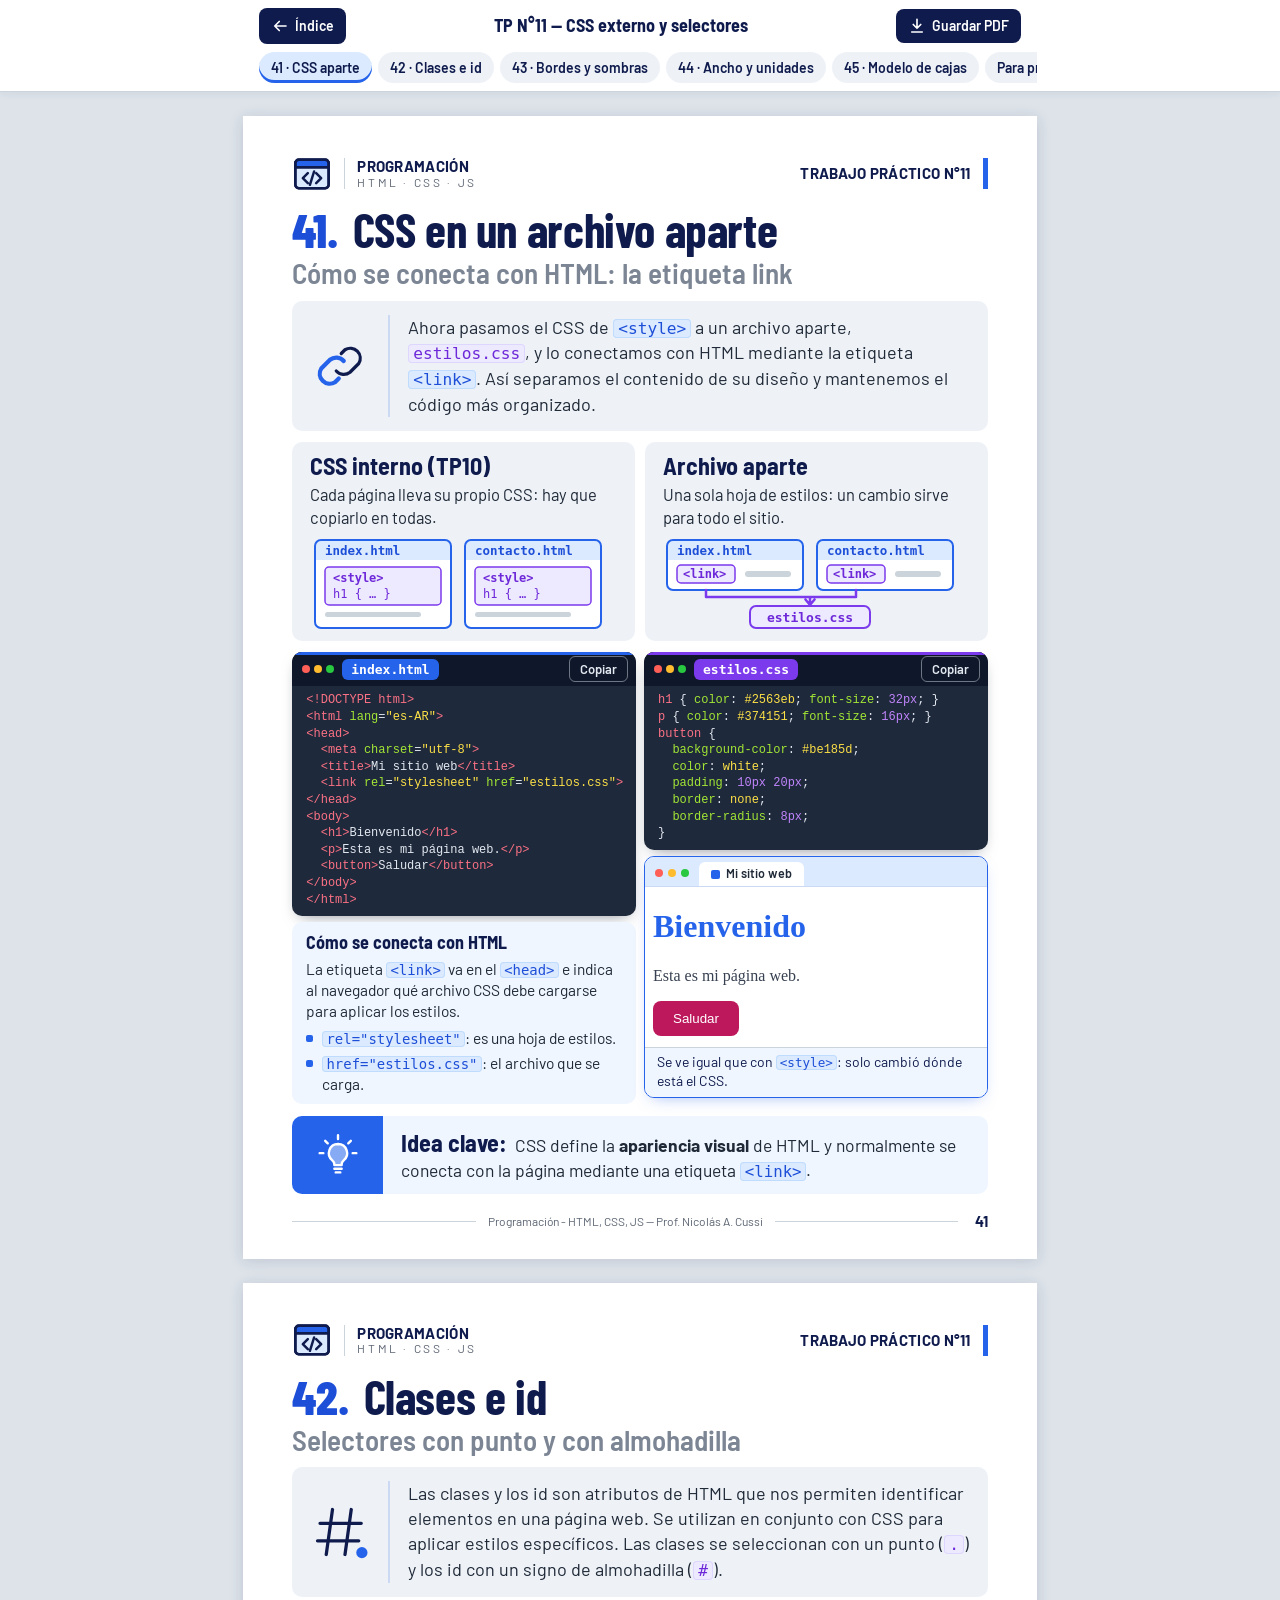
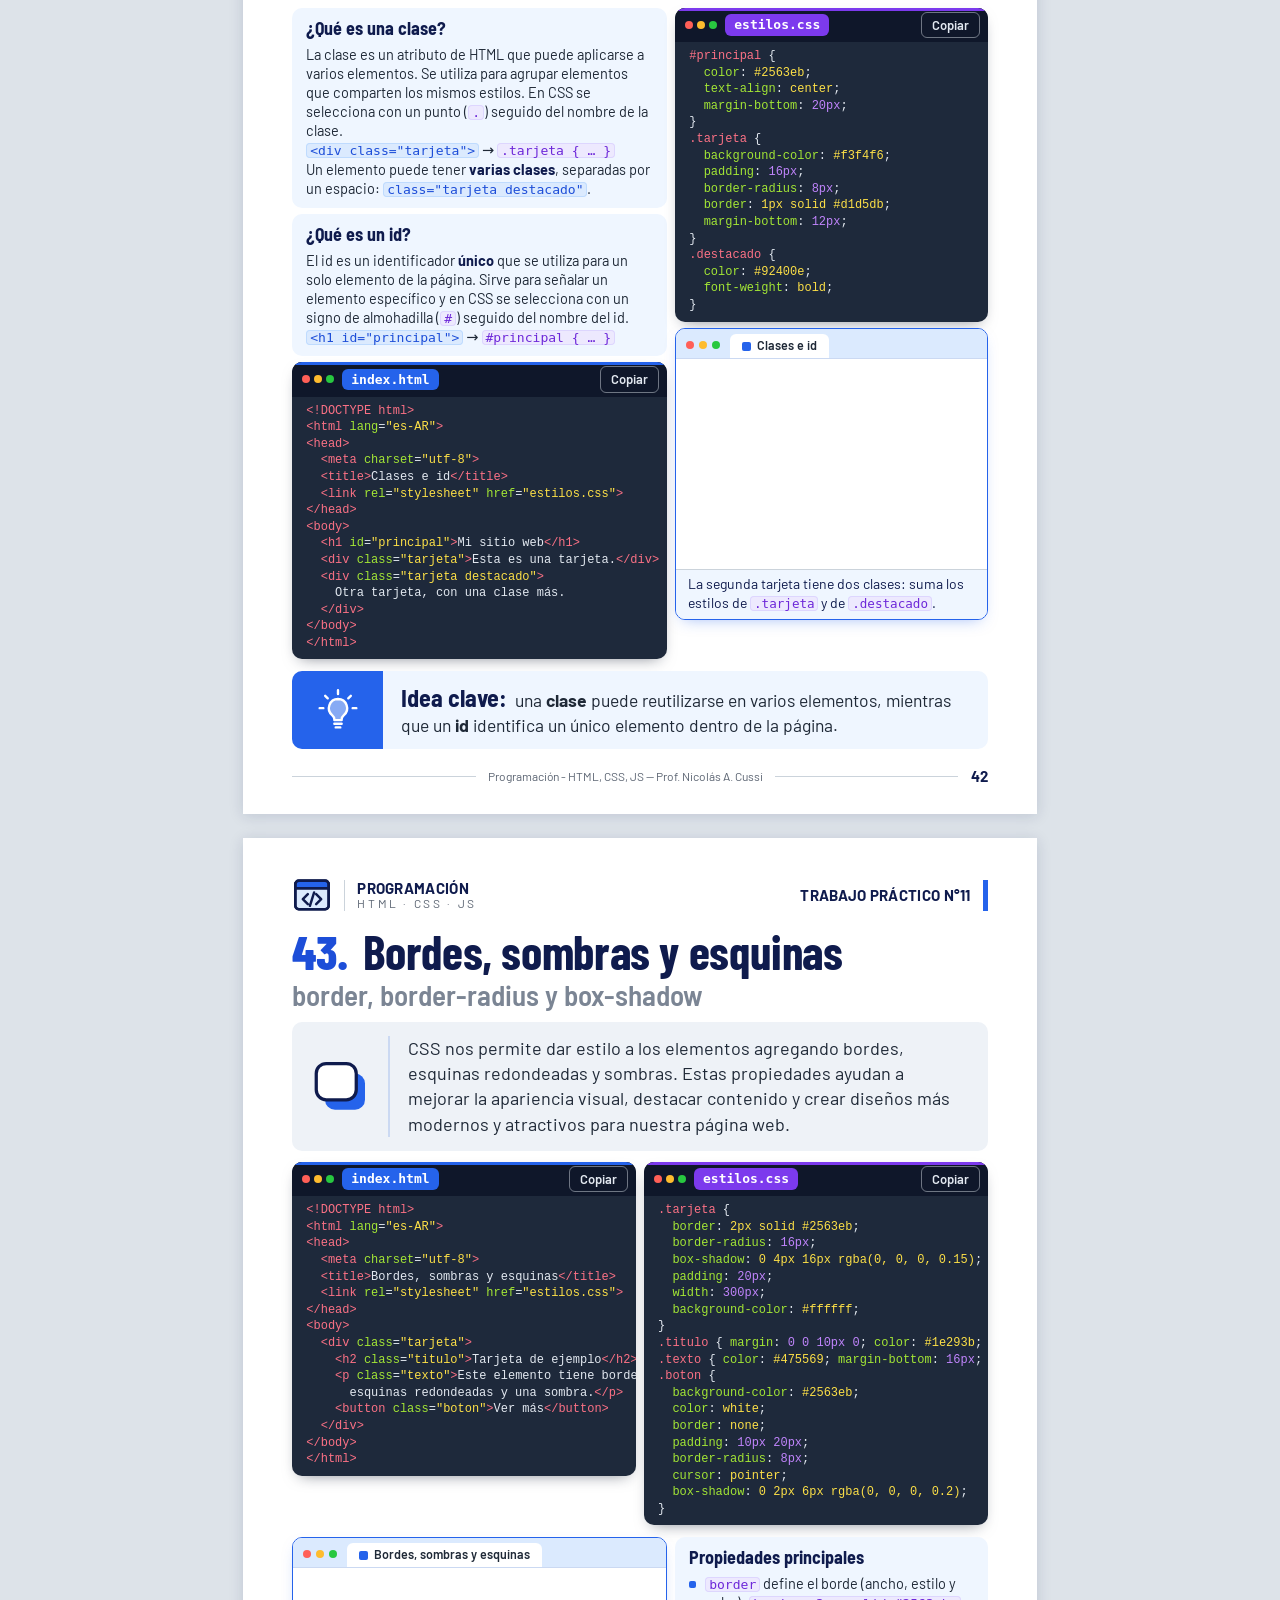
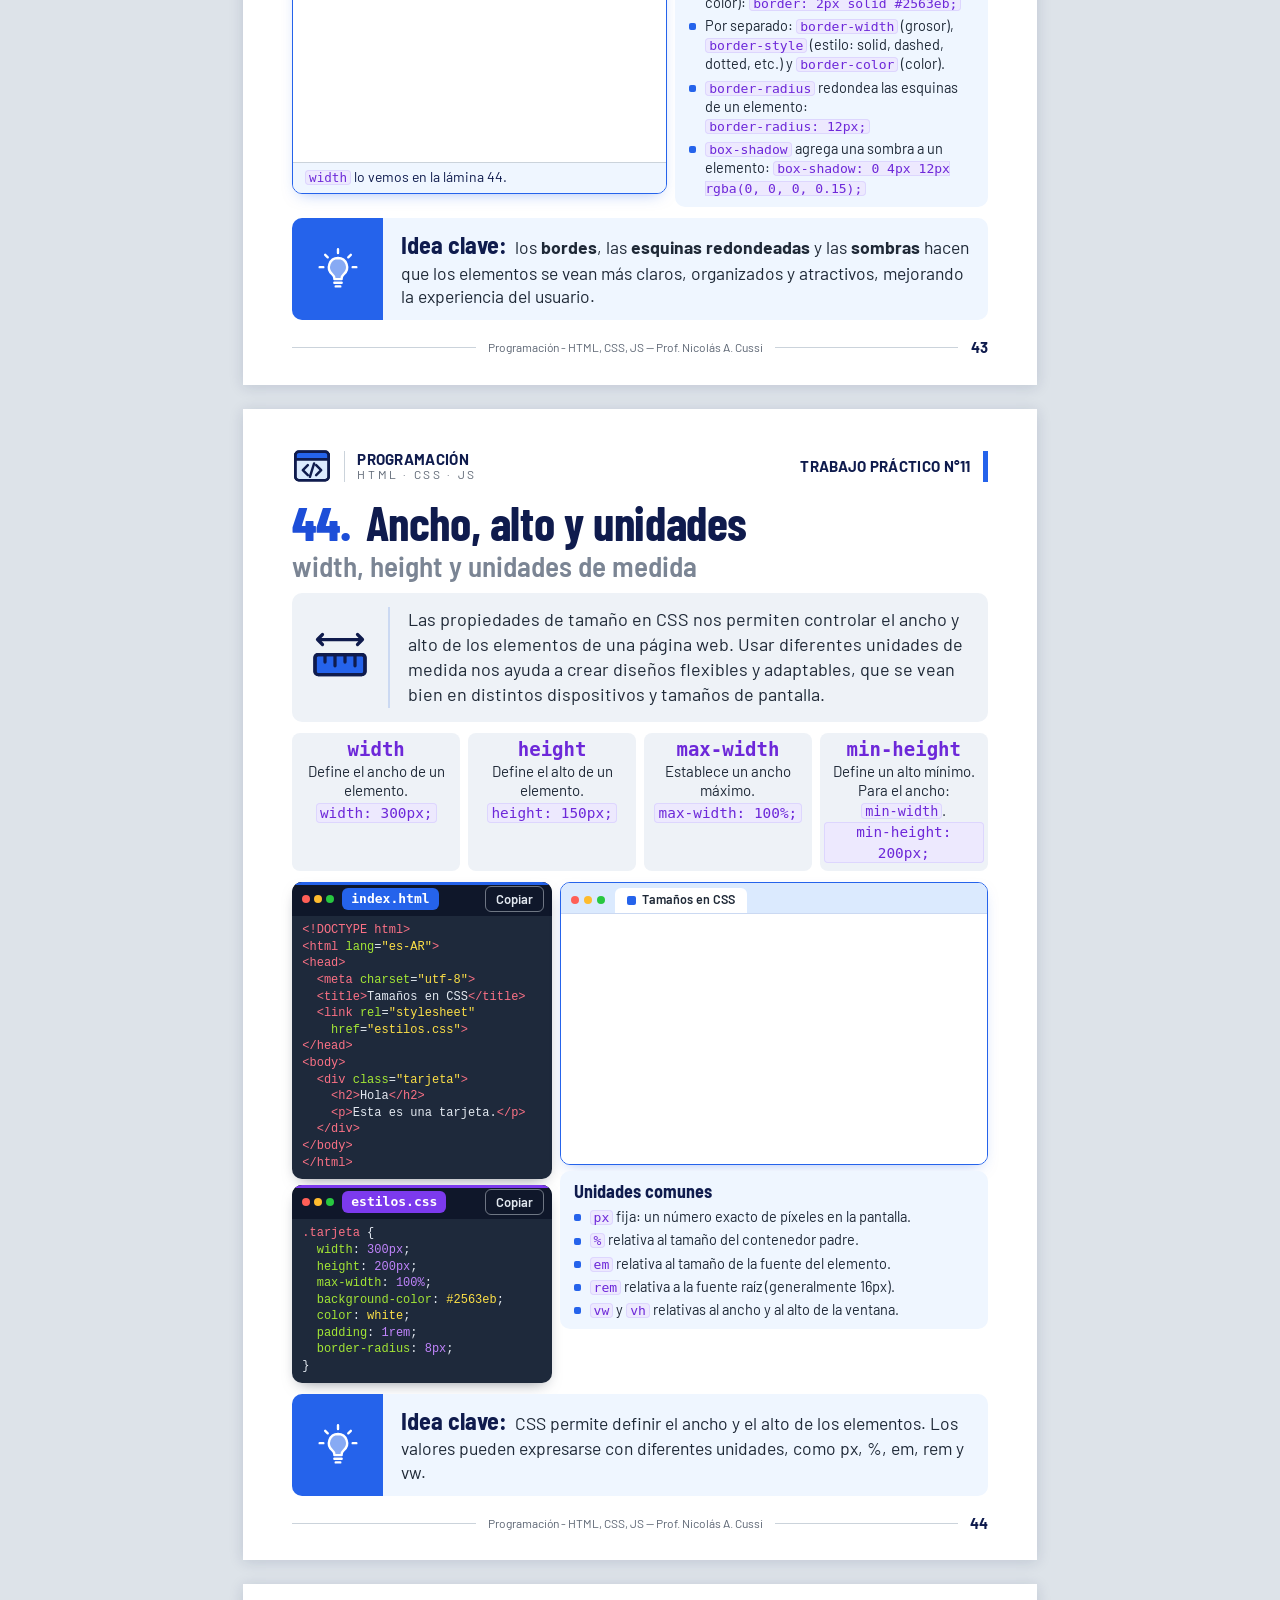
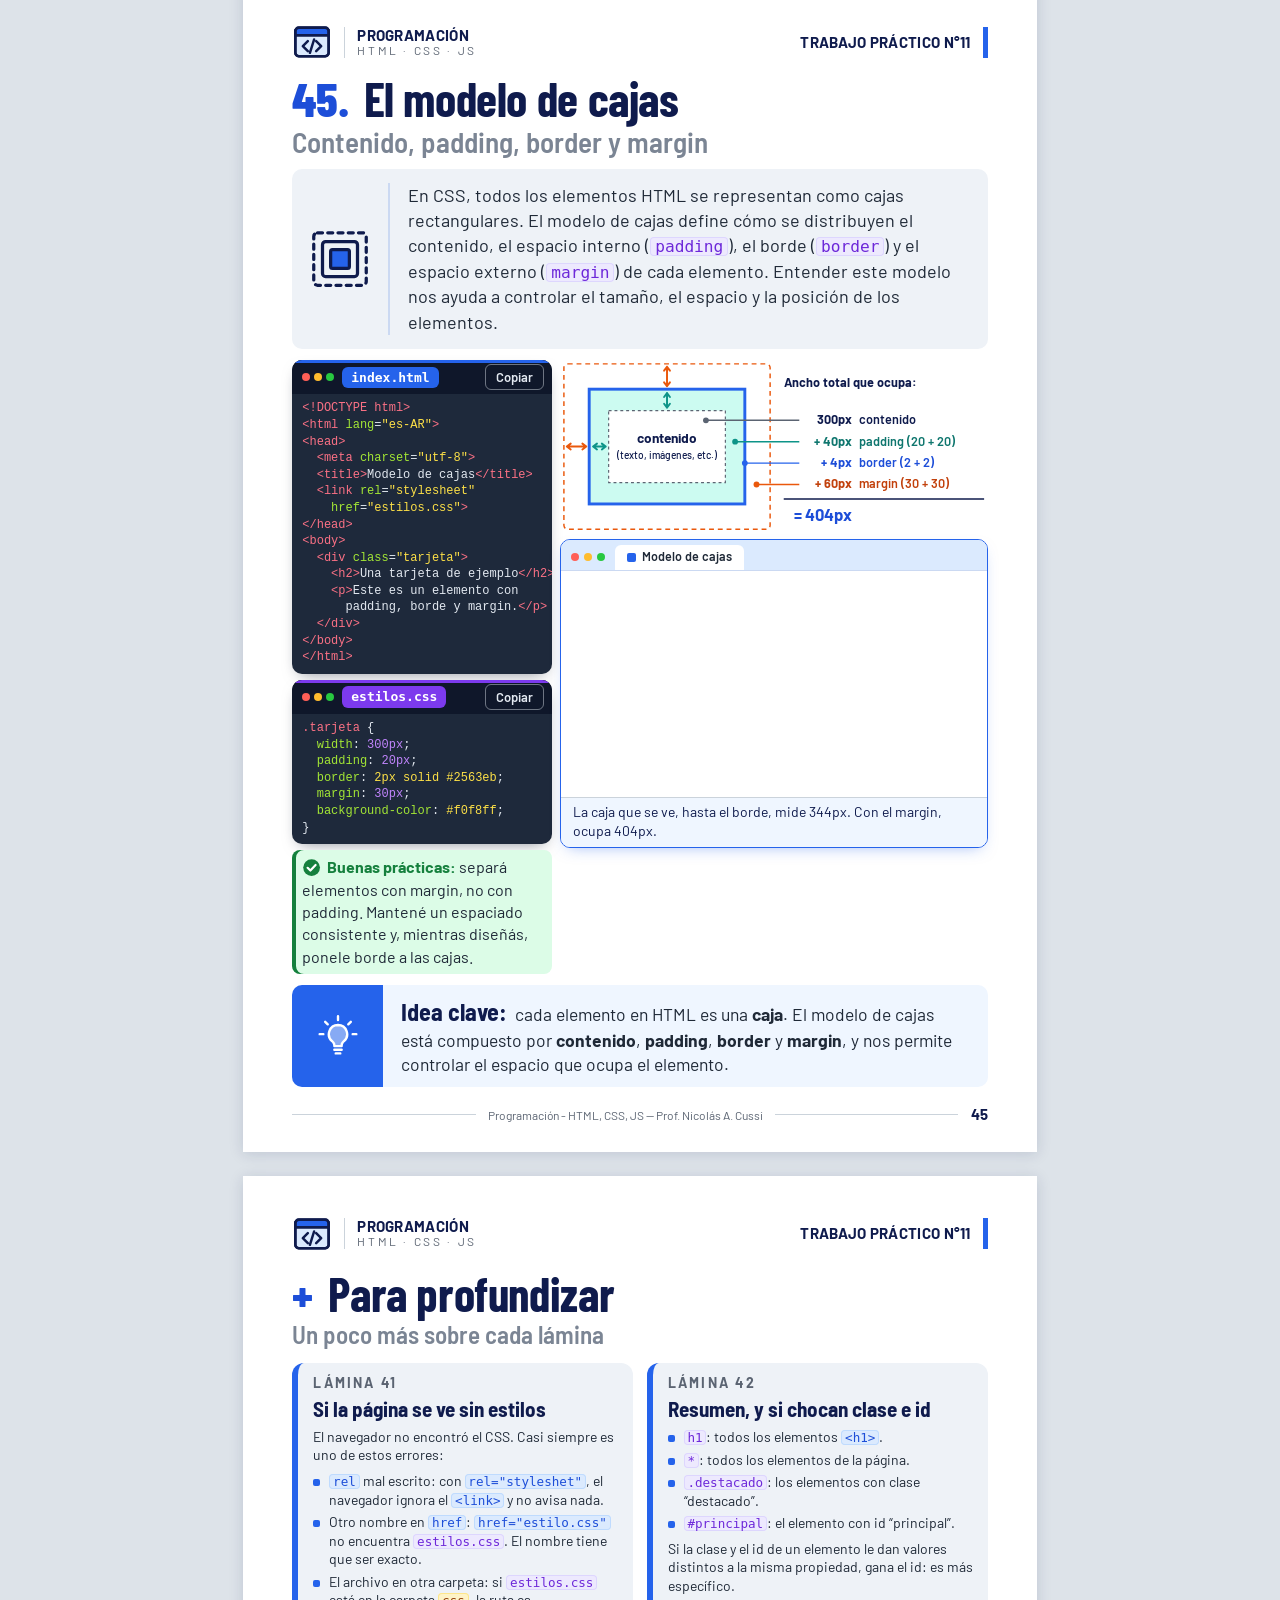
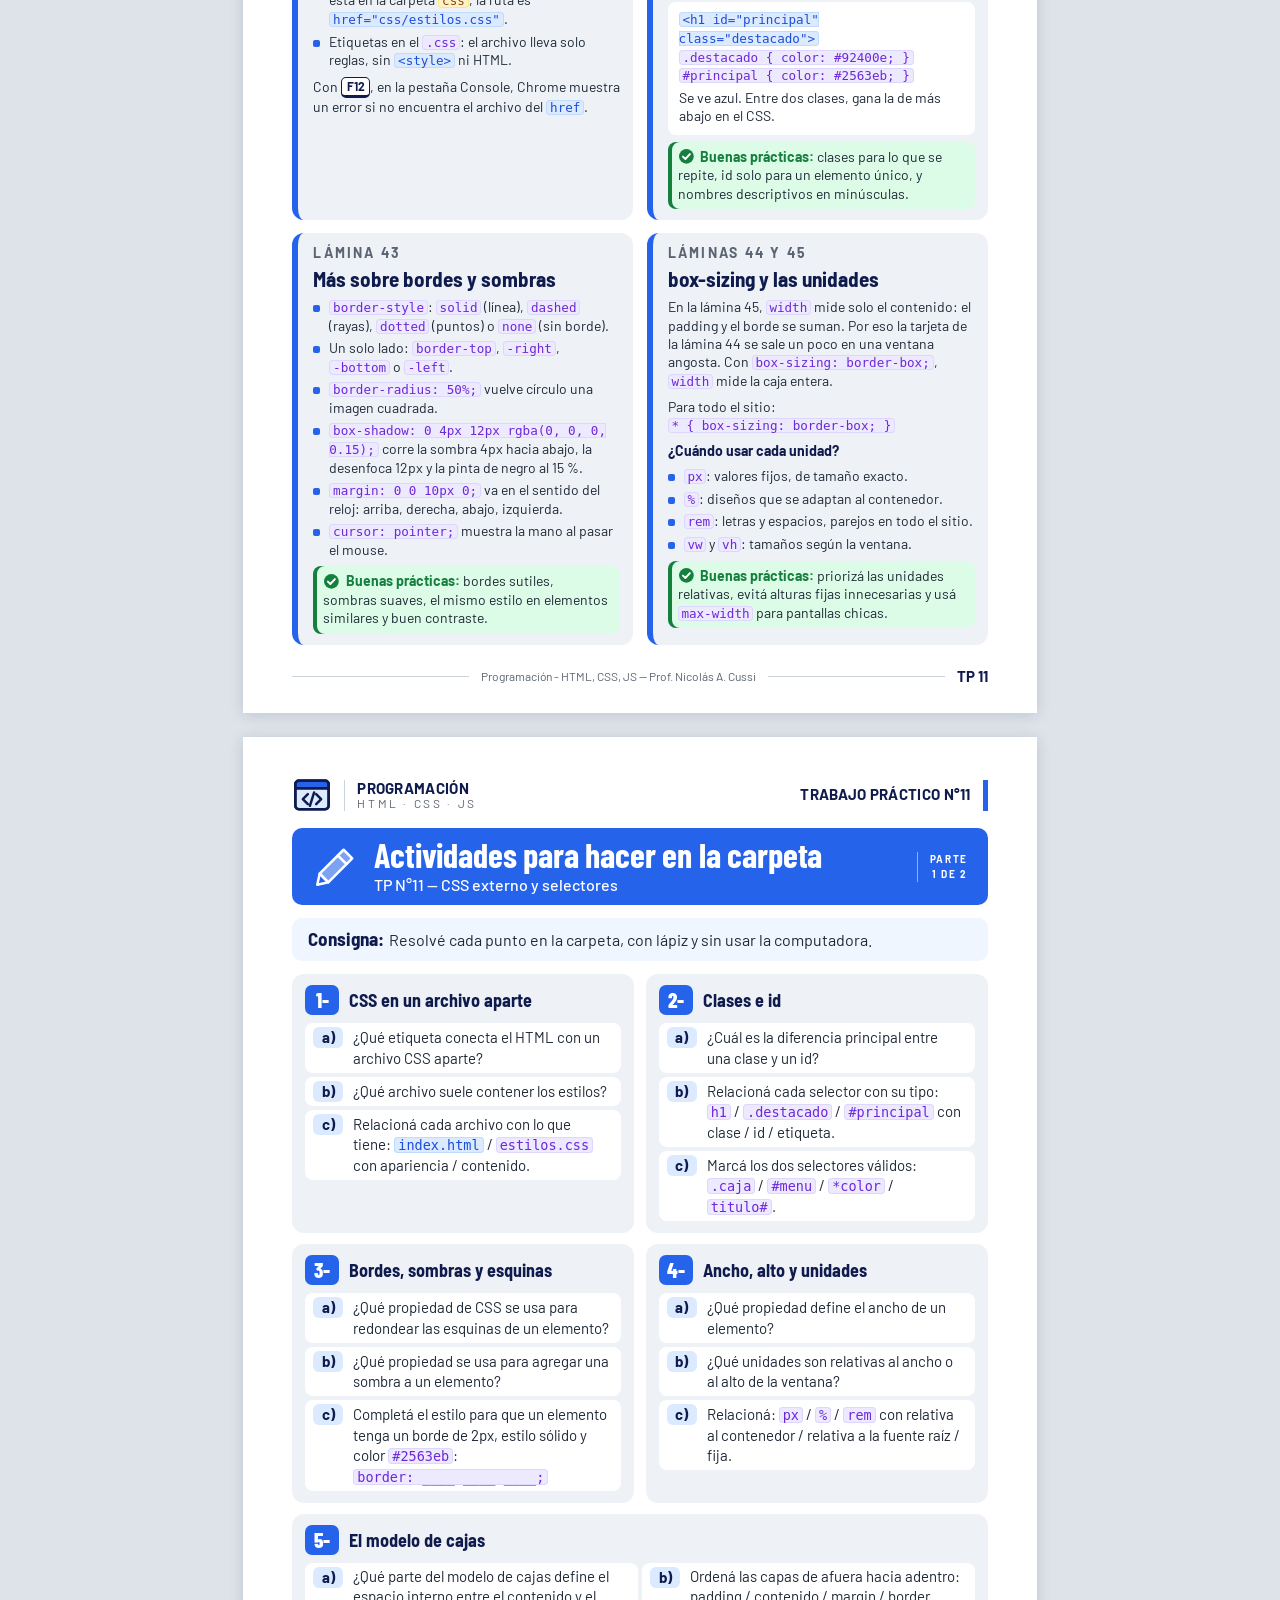
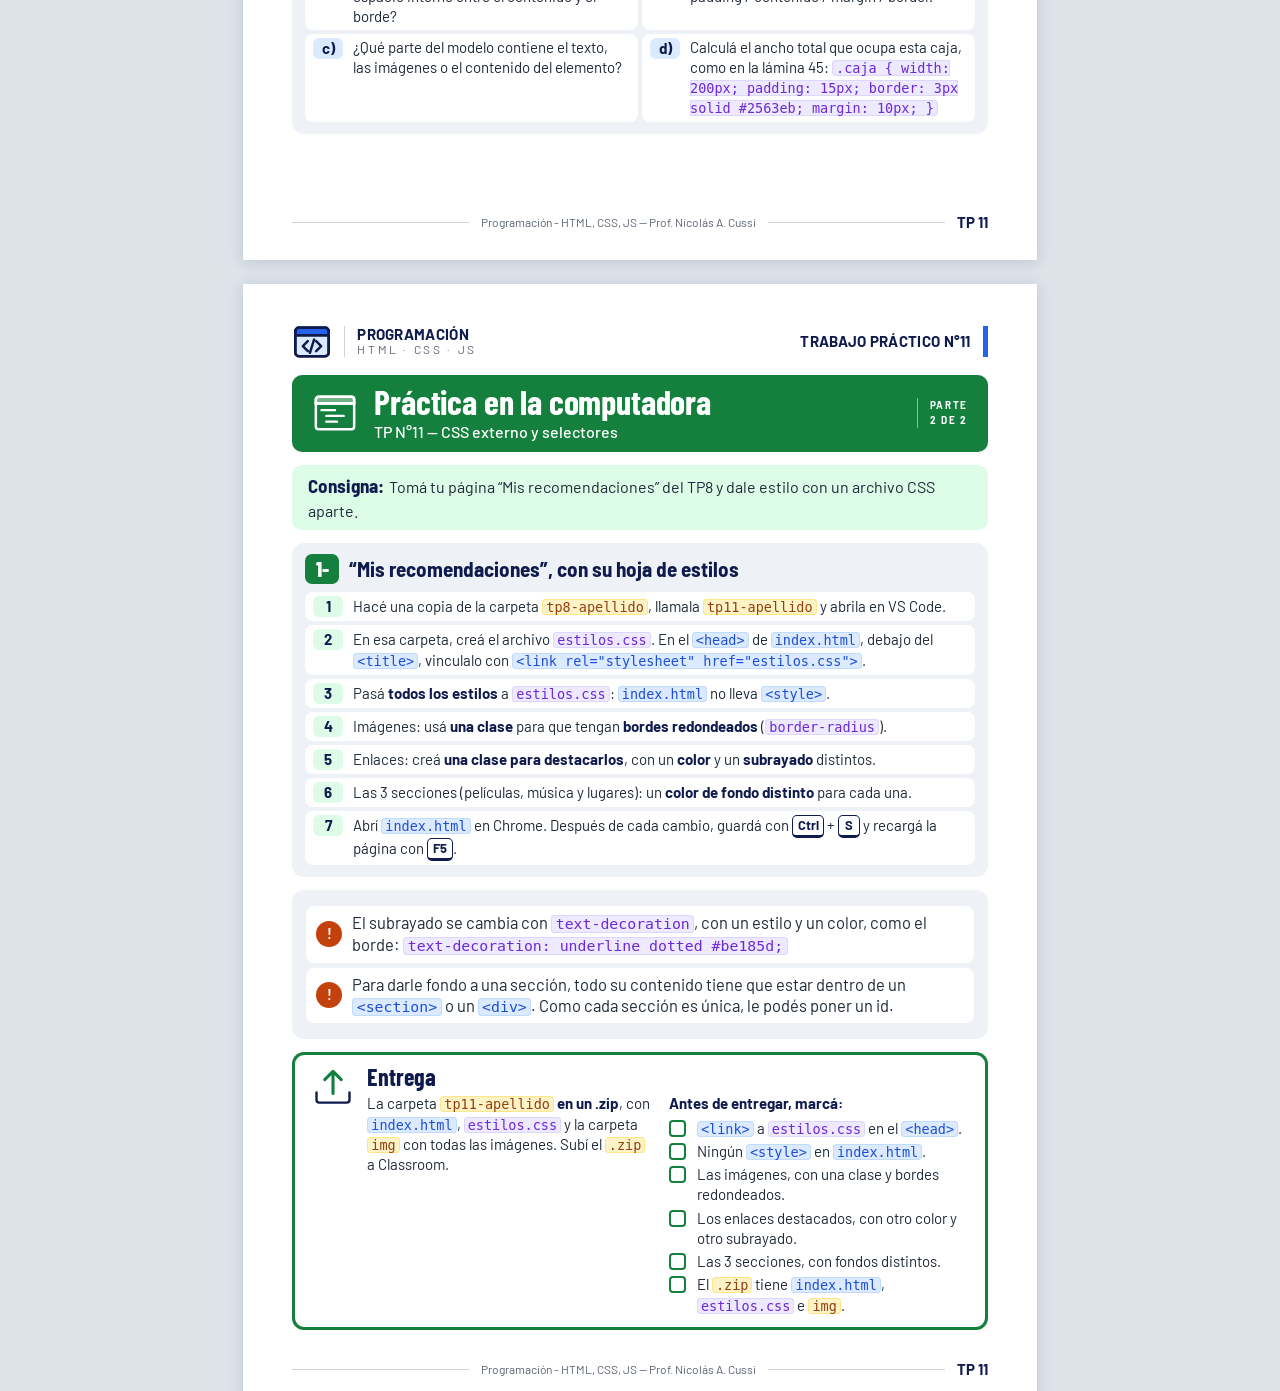
<file: unidades/tp11.html>
<!DOCTYPE html>
<html lang="es-AR">
<head>
  <meta charset="utf-8">
  <meta name="viewport" content="width=device-width, initial-scale=1">
  <title>TP N°11 — CSS externo y selectores · Programación - HTML, CSS, JS</title>
  <meta name="description" content="TP N°11 de Programación: el archivo .css aparte y la etiqueta link, clases e id, bordes, sombras y esquinas, ancho, alto y unidades, y el modelo de cajas. Prof. Nicolás A. Cussi.">
  <meta name="theme-color" content="#2563EB">
  <link rel="preload" href="../assets/fonts/barlow-latin-400-normal.woff2" as="font" type="font/woff2" crossorigin>
  <link rel="preload" href="../assets/fonts/barlow-semi-condensed-latin-700-normal.woff2" as="font" type="font/woff2" crossorigin>
  <link rel="stylesheet" href="../assets/css/estilos.css">
</head>
<body data-tp="11">

<!-- ====== Íconos ====== -->
<svg width="0" height="0" style="position:absolute" aria-hidden="true" focusable="false">
  <defs>
    <symbol id="i-web" viewBox="0 0 48 48">
      <rect x="4" y="7" width="40" height="34" rx="4" style="fill:var(--ac2, var(--acento-claro))"/>
      <path d="M8 7h32a4 4 0 0 1 4 4v5H4v-5a4 4 0 0 1 4-4z" style="fill:var(--ac)"/>
      <rect x="4" y="7" width="40" height="34" rx="4"/>
      <path d="M4 16h40M19 23l-6 6 6 6M29 23l6 6-6 6M26.5 21l-5 16"/>
    </symbol>
    <symbol id="i-enlace" viewBox="0 0 48 48">
      <path d="M21 28a8 8 0 0 0 11 1l7-7a8 8 0 0 0-11-11l-3 3"/>
      <path d="M27 20a8 8 0 0 0-11-1l-7 7a8 8 0 0 0 11 11l3-3" style="stroke:var(--ac);stroke-width:3.4"/>
    </symbol>
    <symbol id="i-selector" viewBox="0 0 48 48">
      <path d="M18 6 13 42M33 6 28 42M8 17h33M6 31h33"/>
      <circle cx="41.5" cy="40.5" r="4.5" style="fill:var(--ac);stroke:none"/>
    </symbol>
    <symbol id="i-borde" viewBox="0 0 48 48">
      <rect x="12" y="14" width="32" height="29" rx="8" style="fill:var(--ac);stroke:none"/>
      <rect x="5" y="6" width="32" height="29" rx="8" style="fill:var(--blanco)"/>
    </symbol>
    <symbol id="i-regla" viewBox="0 0 48 48">
      <rect x="4" y="22" width="40" height="16" rx="2.5" style="fill:var(--ac)"/>
      <rect x="4" y="22" width="40" height="16" rx="2.5"/>
      <path d="M12 22v6M20 22v9M28 22v6M36 22v9"/>
      <path d="M6 10h36M10 6 6 10l4 4M38 6l4 4-4 4"/>
    </symbol>
    <symbol id="i-cajas" viewBox="0 0 48 48">
      <rect x="3" y="3" width="42" height="42" rx="3" style="stroke-dasharray:4 4.2"/>
      <rect x="10" y="10" width="28" height="28" rx="2.5"/>
      <rect x="16.5" y="16.5" width="15" height="15" rx="1.5" style="fill:var(--ac)"/>
    </symbol>
    <symbol id="i-consejo" viewBox="0 0 48 48">
      <circle cx="24" cy="24" r="21" style="fill:var(--ac);stroke:none"/>
      <path d="M14 24.5l7 7 13-14" style="stroke:var(--blanco);stroke-width:5.5"/>
    </symbol>
    <symbol id="i-foco" viewBox="0 0 48 48">
      <path d="M24 2.5v4M10 8.5l2.8 2.8M38 8.5l-2.8 2.8M4 22h4M40 22h4"/>
      <path d="M24 12a10 10 0 0 0-6.2 17.8c1.4 1.2 2.2 2.6 2.2 4.2v1h8v-1c0-1.6.8-3 2.2-4.2A10 10 0 0 0 24 12z" style="fill:var(--ac)"/>
      <path d="M20 39h8M21.5 43h5"/>
    </symbol>
    <symbol id="i-lapiz" viewBox="0 0 48 48">
      <path d="M33 6l9 9-25 25-9-9z" style="fill:var(--ac)"/>
      <path d="M8 31 5.5 42.5 17 40z"/>
      <path d="M27 12l9 9"/>
    </symbol>
    <symbol id="i-editor" viewBox="0 0 48 48">
      <path d="M7 7h34a3 3 0 0 1 3 3v4H4v-4a3 3 0 0 1 3-3z" style="fill:var(--ac)"/>
      <rect x="4" y="7" width="40" height="34" rx="3"/>
      <path d="M4 14h40M10 21h14M15 27h18M15 33h11"/>
    </symbol>
    <symbol id="i-subir" viewBox="0 0 48 48">
      <path d="M6 30v8a3 3 0 0 0 3 3h30a3 3 0 0 0 3-3v-8"/>
      <path d="M24 31V7M15 16l9-9 9 9" style="stroke:var(--ac);stroke-width:3.4"/>
    </symbol>
    <symbol id="i-descarga" viewBox="0 0 24 24">
      <path d="M12 3v12M7 10l5 5 5-5M5 20h14"/>
    </symbol>
    <symbol id="i-atras" viewBox="0 0 24 24">
      <path d="M20 12H5M11 6l-6 6 6 6"/>
    </symbol>
  </defs>
</svg>

<a class="saltar" href="#contenido">Saltar al contenido</a>

<header class="barra">
  <div class="barra__fila">
    <a class="boton barra__volver" href="../index.html"><svg aria-hidden="true" focusable="false"><use href="#i-atras"/></svg><span>Índice</span></a>
    <span class="barra__titulo">TP N°11 — CSS externo y selectores</span>
    <button class="boton" type="button" data-imprimir aria-label="Guardar en PDF">
      <svg aria-hidden="true" focusable="false"><use href="#i-descarga"/></svg><span><span class="boton__largo">Guardar </span>PDF</span>
    </button>
  </div>
  <nav class="partes" aria-label="Partes del TP N°11">
    <a href="#pag-41">41 · CSS aparte</a>
    <a href="#pag-42">42 · Clases e id</a>
    <a href="#pag-43">43 · Bordes y sombras</a>
    <a href="#pag-44">44 · Ancho y unidades</a>
    <a href="#pag-45">45 · Modelo de cajas</a>
    <a href="#profundizar">Para profundizar</a>
    <a href="#actividades">Actividades</a>
  </nav>
</header>

<main id="contenido" class="laminas">
  <h1 class="sr-only">TP N°11 — CSS externo y selectores</h1>

  <!-- =================== LÁMINA 41 =================== -->
  <article class="lamina lamina--compacta" id="pag-41" aria-labelledby="t41">
    <div class="cab" aria-hidden="true">
      <svg class="cab__logo"><use href="#i-web"/></svg>
      <div class="cab__marca"><b>PROGRAMACIÓN</b><span>HTML · CSS · JS</span></div>
      <div class="cab__lema"><span class="cab__lema-largo">TRABAJO PRÁCTICO </span><span class="cab__lema-corto">TP </span><span class="cab__lema-n">N°11</span></div>
      <span class="cab__raya"></span>
    </div>

    <div class="tit">
      <h2 class="tit__h" id="t41"><span class="tit__num">41.</span> CSS en un archivo aparte</h2>
      <p class="tit__sub">Cómo se conecta con HTML: la etiqueta link</p>
    </div>

    <div class="intro">
      <svg class="ico ico--xl" aria-hidden="true" focusable="false"><use href="#i-enlace"/></svg>
      <p>Ahora pasamos el CSS de <code>&lt;style&gt;</code> a un archivo aparte, <code class="cod-css">estilos.css</code>, y lo conectamos con HTML mediante la etiqueta <code>&lt;link&gt;</code>. Así separamos el contenido de su diseño y mantenemos el código más organizado.</p>
    </div>

    <ul class="comparar comparar--esquema" aria-label="CSS interno y archivo aparte">
      <li><div><h3>CSS interno (TP10)</h3><p>Cada página lleva su propio CSS: hay que copiarlo en todas.</p>
        <figure class="esquema">
          <svg viewBox="0 0 290 92" style="max-width:290px" role="img" aria-labelledby="esq41a">
            <title id="esq41a">CSS interno. La página index.html y la página contacto.html tienen, cada una, su propia etiqueta style con las reglas, por ejemplo h1 con llaves. El mismo CSS está copiado en las dos páginas.</title>
            <g style="fill:var(--blanco)"><rect x="2" y="2" width="136" height="88" rx="6"/><rect x="152" y="2" width="136" height="88" rx="6"/></g>
            <g style="fill:var(--html-claro)"><path d="M8 2h124a6 6 0 0 1 6 6v14H2V8a6 6 0 0 1 6-6z"/><path d="M158 2h124a6 6 0 0 1 6 6v14H152V8a6 6 0 0 1 6-6z"/></g>
            <g style="fill:none;stroke:var(--html);stroke-width:2"><rect x="2" y="2" width="136" height="88" rx="6"/><rect x="152" y="2" width="136" height="88" rx="6"/></g>
            <g style="font-family:var(--fuente-codigo);font-size:12.5px;font-weight:700;fill:var(--acento-numero)"><text x="12" y="17">index.html</text><text x="162" y="17">contacto.html</text></g>
            <g style="fill:var(--css-claro);stroke:var(--css);stroke-width:1.5"><rect x="12" y="29" width="116" height="38" rx="4"/><rect x="162" y="29" width="116" height="38" rx="4"/></g>
            <g style="font-family:var(--fuente-codigo);font-size:12px;fill:var(--css-texto)">
              <text x="20" y="44" style="font-weight:700">&lt;style&gt;</text><text x="20" y="60">h1 { … }</text>
              <text x="170" y="44" style="font-weight:700">&lt;style&gt;</text><text x="170" y="60">h1 { … }</text>
            </g>
            <g style="fill:var(--linea)"><rect x="12" y="74" width="96" height="5" rx="2.5"/><rect x="162" y="74" width="96" height="5" rx="2.5"/></g>
          </svg>
        </figure></div></li>
      <li><div><h3>Archivo aparte</h3><p>Una sola hoja de estilos: un cambio sirve para todo el sitio.</p>
        <figure class="esquema">
          <svg viewBox="0 0 290 92" style="max-width:290px" role="img" aria-labelledby="esq41b">
            <title id="esq41b">Archivo aparte. La página index.html y la página contacto.html tienen, cada una, una etiqueta link. Las dos vinculan el mismo archivo, estilos.css: una sola hoja de estilos para las dos páginas.</title>
            <g style="fill:var(--blanco)"><rect x="2" y="2" width="136" height="50" rx="6"/><rect x="152" y="2" width="136" height="50" rx="6"/></g>
            <g style="fill:var(--html-claro)"><path d="M8 2h124a6 6 0 0 1 6 6v14H2V8a6 6 0 0 1 6-6z"/><path d="M158 2h124a6 6 0 0 1 6 6v14H152V8a6 6 0 0 1 6-6z"/></g>
            <g style="fill:none;stroke:var(--html);stroke-width:2"><rect x="2" y="2" width="136" height="50" rx="6"/><rect x="152" y="2" width="136" height="50" rx="6"/></g>
            <g style="font-family:var(--fuente-codigo);font-size:12.5px;font-weight:700;fill:var(--acento-numero)"><text x="12" y="17">index.html</text><text x="162" y="17">contacto.html</text></g>
            <g style="fill:var(--css-claro);stroke:var(--css);stroke-width:1.5"><rect x="12" y="27" width="58" height="18" rx="4"/><rect x="162" y="27" width="58" height="18" rx="4"/></g>
            <g style="font-family:var(--fuente-codigo);font-size:12px;font-weight:700;fill:var(--css-texto)"><text x="18" y="40">&lt;link&gt;</text><text x="168" y="40">&lt;link&gt;</text></g>
            <g style="fill:var(--linea)"><rect x="80" y="33" width="46" height="6" rx="3"/><rect x="230" y="33" width="46" height="6" rx="3"/></g>
            <g style="fill:none;stroke:var(--css);stroke-width:2.5;stroke-linecap:round;stroke-linejoin:round">
              <path d="M41 52v7h104M191 52v7h-46M145 59v6M140.5 61.5 145 67l4.5-5.5"/>
            </g>
            <rect x="85" y="68" width="120" height="22" rx="6" style="fill:var(--css-claro);stroke:var(--css);stroke-width:2"/>
            <text x="145" y="83.5" text-anchor="middle" style="font-family:var(--fuente-codigo);font-size:13px;font-weight:700;fill:var(--css-texto)">estilos.css</text>
          </svg>
        </figure></div></li>
    </ul>

    <div class="ej ej--res ej--chico ej--largo">
      <div class="ej-col">
        <figure class="codigo codigo--html" id="ej-41h">
          <figcaption><span class="codigo__archivo">index.html</span></figcaption>
          <pre tabindex="0" aria-label="Código de index.html"><code><span class="c-etq">&lt;!DOCTYPE html&gt;</span>
<span class="c-etq">&lt;html</span> <span class="c-atr">lang</span>=<span class="c-str">"es-AR"</span><span class="c-etq">&gt;</span>
<span class="c-etq">&lt;head&gt;</span>
  <span class="c-etq">&lt;meta</span> <span class="c-atr">charset</span>=<span class="c-str">"utf-8"</span><span class="c-etq">&gt;</span>
  <span class="c-etq">&lt;title&gt;</span>Mi sitio web<span class="c-etq">&lt;/title&gt;</span>
  <span class="c-etq">&lt;link</span> <span class="c-atr">rel</span>=<span class="c-str">"stylesheet"</span> <span class="c-atr">href</span>=<span class="c-str">"estilos.css"</span><span class="c-etq">&gt;</span>
<span class="c-etq">&lt;/head&gt;</span>
<span class="c-etq">&lt;body&gt;</span>
  <span class="c-etq">&lt;h1&gt;</span>Bienvenido<span class="c-etq">&lt;/h1&gt;</span>
  <span class="c-etq">&lt;p&gt;</span>Esta es mi página web.<span class="c-etq">&lt;/p&gt;</span>
  <span class="c-etq">&lt;button&gt;</span>Saludar<span class="c-etq">&lt;/button&gt;</span>
<span class="c-etq">&lt;/body&gt;</span>
<span class="c-etq">&lt;/html&gt;</span></code></pre>
        </figure>
        <aside class="esquema-nota" aria-labelledby="n41">
          <h3 id="n41">Cómo se conecta con HTML</h3>
          <p class="esquema-nota__p">La etiqueta <code>&lt;link&gt;</code> va en el <code>&lt;head&gt;</code> e indica al navegador qué archivo CSS debe cargarse para aplicar los estilos.</p>
          <ul class="pf__lista esquema-nota__p--sep">
            <li><code>rel="stylesheet"</code>: es una hoja de estilos.</li>
            <li><code>href="estilos.css"</code>: el archivo que se carga.</li>
          </ul>
        </aside>
      </div>
      <div class="ej-col">
        <figure class="codigo codigo--css" id="ej-41c">
          <figcaption><span class="codigo__archivo">estilos.css</span></figcaption>
          <pre tabindex="0" aria-label="Código de estilos.css"><code><span class="c-etq">h1</span> { <span class="c-atr">color</span>: <span class="c-str">#2563eb</span>; <span class="c-atr">font-size</span>: <span class="c-num">32px</span>; }
<span class="c-etq">p</span> { <span class="c-atr">color</span>: <span class="c-str">#374151</span>; <span class="c-atr">font-size</span>: <span class="c-num">16px</span>; }
<span class="c-etq">button</span> {
  <span class="c-atr">background-color</span>: <span class="c-str">#be185d</span>;
  <span class="c-atr">color</span>: <span class="c-str">white</span>;
  <span class="c-atr">padding</span>: <span class="c-num">10px 20px</span>;
  <span class="c-atr">border</span>: <span class="c-str">none</span>;
  <span class="c-atr">border-radius</span>: <span class="c-num">8px</span>;
}</code></pre>
        </figure>
        <figure class="resultado" data-html="ej-41h" data-css="ej-41c" style="--alto:160px;--alto-cel:160px">
          <div class="resultado__barra" aria-hidden="true"><span class="resultado__puntos"></span><span class="resultado__pestana">Mi sitio web</span></div>
          <iframe title="Resultado en el navegador: el título Bienvenido en azul, el párrafo Esta es mi página web en gris oscuro y el botón Saludar, magenta con letras blancas y esquinas redondeadas." sandbox=""></iframe>
          <figcaption class="resultado__nota">Se ve igual que con <code>&lt;style&gt;</code>: solo cambió dónde está el CSS.</figcaption>
        </figure>
      </div>
    </div>

    <aside class="idea" aria-label="Idea clave">
      <span class="idea__ico"><svg class="ico" aria-hidden="true" focusable="false"><use href="#i-foco"/></svg></span>
      <p><strong>Idea clave:</strong> CSS define la <b>apariencia visual</b> de HTML y normalmente se conecta con la página mediante una etiqueta <code>&lt;link&gt;</code>.</p>
    </aside>

    <footer class="pie">
      <span class="pie__linea"></span>
      <span>Programación - HTML, CSS, JS — Prof. Nicolás A. Cussi</span>
      <span class="pie__linea"></span>
      <span class="pie__num" aria-label="Página 41">41</span>
    </footer>
  </article>

  <!-- =================== LÁMINA 42 =================== -->
  <article class="lamina lamina--compacta" id="pag-42" aria-labelledby="t42">
    <div class="cab" aria-hidden="true">
      <svg class="cab__logo"><use href="#i-web"/></svg>
      <div class="cab__marca"><b>PROGRAMACIÓN</b><span>HTML · CSS · JS</span></div>
      <div class="cab__lema"><span class="cab__lema-largo">TRABAJO PRÁCTICO </span><span class="cab__lema-corto">TP </span><span class="cab__lema-n">N°11</span></div>
      <span class="cab__raya"></span>
    </div>

    <div class="tit">
      <h2 class="tit__h" id="t42"><span class="tit__num">42.</span> Clases e id</h2>
      <p class="tit__sub">Selectores con punto y con almohadilla</p>
    </div>

    <div class="intro">
      <svg class="ico ico--xl" aria-hidden="true" focusable="false"><use href="#i-selector"/></svg>
      <p>Las clases y los id son atributos de HTML que nos permiten identificar elementos en una página web. Se utilizan en conjunto con CSS para aplicar estilos específicos. Las clases se seleccionan con un punto (<code class="cod-css">.</code>) y los id con un signo de almohadilla (<code class="cod-css">#</code>).</p>
    </div>

    <div class="ej ej--est ej--chico ej--largo">
      <div class="ej-col">
        <aside class="esquema-nota" aria-labelledby="n42a">
          <h3 id="n42a">¿Qué es una clase?</h3>
          <p class="esquema-nota__p">La clase es un atributo de HTML que puede aplicarse a varios elementos. Se utiliza para agrupar elementos que comparten los mismos estilos. En CSS se selecciona con un punto (<code class="cod-css">.</code>) seguido del nombre de la clase.</p>
          <p class="esquema-nota__p"><code>&lt;div class="tarjeta"&gt;</code> → <code class="cod-css">.tarjeta { … }</code></p>
          <p class="esquema-nota__p">Un elemento puede tener <strong>varias clases</strong>, separadas por un espacio: <code>class="tarjeta destacado"</code>.</p>
        </aside>
        <aside class="esquema-nota" aria-labelledby="n42b">
          <h3 id="n42b">¿Qué es un id?</h3>
          <p class="esquema-nota__p">El id es un identificador <strong>único</strong> que se utiliza para un solo elemento de la página. Sirve para señalar un elemento específico y en CSS se selecciona con un signo de almohadilla (<code class="cod-css">#</code>) seguido del nombre del id.</p>
          <p class="esquema-nota__p"><code>&lt;h1 id="principal"&gt;</code> → <code class="cod-css">#principal { … }</code></p>
        </aside>
        <figure class="codigo codigo--html" id="ej-42h">
          <figcaption><span class="codigo__archivo">index.html</span></figcaption>
          <pre tabindex="0" aria-label="Código de index.html"><code><span class="c-etq">&lt;!DOCTYPE html&gt;</span>
<span class="c-etq">&lt;html</span> <span class="c-atr">lang</span>=<span class="c-str">"es-AR"</span><span class="c-etq">&gt;</span>
<span class="c-etq">&lt;head&gt;</span>
  <span class="c-etq">&lt;meta</span> <span class="c-atr">charset</span>=<span class="c-str">"utf-8"</span><span class="c-etq">&gt;</span>
  <span class="c-etq">&lt;title&gt;</span>Clases e id<span class="c-etq">&lt;/title&gt;</span>
  <span class="c-etq">&lt;link</span> <span class="c-atr">rel</span>=<span class="c-str">"stylesheet"</span> <span class="c-atr">href</span>=<span class="c-str">"estilos.css"</span><span class="c-etq">&gt;</span>
<span class="c-etq">&lt;/head&gt;</span>
<span class="c-etq">&lt;body&gt;</span>
  <span class="c-etq">&lt;h1</span> <span class="c-atr">id</span>=<span class="c-str">"principal"</span><span class="c-etq">&gt;</span>Mi sitio web<span class="c-etq">&lt;/h1&gt;</span>
  <span class="c-etq">&lt;div</span> <span class="c-atr">class</span>=<span class="c-str">"tarjeta"</span><span class="c-etq">&gt;</span>Esta es una tarjeta.<span class="c-etq">&lt;/div&gt;</span>
  <span class="c-etq">&lt;div</span> <span class="c-atr">class</span>=<span class="c-str">"tarjeta destacado"</span><span class="c-etq">&gt;</span>
    Otra tarjeta, con una clase más.
  <span class="c-etq">&lt;/div&gt;</span>
<span class="c-etq">&lt;/body&gt;</span>
<span class="c-etq">&lt;/html&gt;</span></code></pre>
        </figure>
      </div>
      <div class="ej-col">
        <figure class="codigo codigo--css" id="ej-42c">
          <figcaption><span class="codigo__archivo">estilos.css</span></figcaption>
          <pre tabindex="0" aria-label="Código de estilos.css"><code><span class="c-etq">#principal</span> {
  <span class="c-atr">color</span>: <span class="c-str">#2563eb</span>;
  <span class="c-atr">text-align</span>: <span class="c-str">center</span>;
  <span class="c-atr">margin-bottom</span>: <span class="c-num">20px</span>;
}
<span class="c-etq">.tarjeta</span> {
  <span class="c-atr">background-color</span>: <span class="c-str">#f3f4f6</span>;
  <span class="c-atr">padding</span>: <span class="c-num">16px</span>;
  <span class="c-atr">border-radius</span>: <span class="c-num">8px</span>;
  <span class="c-atr">border</span>: <span class="c-str">1px solid #d1d5db</span>;
  <span class="c-atr">margin-bottom</span>: <span class="c-num">12px</span>;
}
<span class="c-etq">.destacado</span> {
  <span class="c-atr">color</span>: <span class="c-str">#92400e</span>;
  <span class="c-atr">font-weight</span>: <span class="c-str">bold</span>;
}</code></pre>
        </figure>
        <figure class="resultado" data-html="ej-42h" data-css="ej-42c" style="--alto:210px;--alto-cel:210px">
          <div class="resultado__barra" aria-hidden="true"><span class="resultado__puntos"></span><span class="resultado__pestana">Clases e id</span></div>
          <iframe title="Resultado en el navegador: el título Mi sitio web, azul y centrado, y dos tarjetas grises con borde y esquinas redondeadas. La segunda, que también tiene la clase destacado, tiene la letra marrón y en negrita." sandbox=""></iframe>
          <figcaption class="resultado__nota">La segunda tarjeta tiene dos clases: suma los estilos de <code class="cod-css">.tarjeta</code> y de <code class="cod-css">.destacado</code>.</figcaption>
        </figure>
      </div>
    </div>

    <aside class="idea" aria-label="Idea clave">
      <span class="idea__ico"><svg class="ico" aria-hidden="true" focusable="false"><use href="#i-foco"/></svg></span>
      <p><strong>Idea clave:</strong> una <b>clase</b> puede reutilizarse en varios elementos, mientras que un <b>id</b> identifica un único elemento dentro de la página.</p>
    </aside>

    <footer class="pie">
      <span class="pie__linea"></span>
      <span>Programación - HTML, CSS, JS — Prof. Nicolás A. Cussi</span>
      <span class="pie__linea"></span>
      <span class="pie__num" aria-label="Página 42">42</span>
    </footer>
  </article>

  <!-- =================== LÁMINA 43 =================== -->
  <article class="lamina lamina--compacta" id="pag-43" aria-labelledby="t43">
    <div class="cab" aria-hidden="true">
      <svg class="cab__logo"><use href="#i-web"/></svg>
      <div class="cab__marca"><b>PROGRAMACIÓN</b><span>HTML · CSS · JS</span></div>
      <div class="cab__lema"><span class="cab__lema-largo">TRABAJO PRÁCTICO </span><span class="cab__lema-corto">TP </span><span class="cab__lema-n">N°11</span></div>
      <span class="cab__raya"></span>
    </div>

    <div class="tit">
      <h2 class="tit__h" id="t43"><span class="tit__num">43.</span> Bordes, sombras y esquinas</h2>
      <p class="tit__sub">border, border-radius y box-shadow</p>
    </div>

    <div class="intro">
      <svg class="ico ico--xl" aria-hidden="true" focusable="false"><use href="#i-borde"/></svg>
      <p>CSS nos permite dar estilo a los elementos agregando bordes, esquinas redondeadas y sombras. Estas propiedades ayudan a mejorar la apariencia visual, destacar contenido y crear diseños más modernos y atractivos para nuestra página web.</p>
    </div>

    <div class="ej ej--res ej--chico ej--largo">
      <figure class="codigo codigo--html" id="ej-43h">
        <figcaption><span class="codigo__archivo">index.html</span></figcaption>
        <pre tabindex="0" aria-label="Código de index.html"><code><span class="c-etq">&lt;!DOCTYPE html&gt;</span>
<span class="c-etq">&lt;html</span> <span class="c-atr">lang</span>=<span class="c-str">"es-AR"</span><span class="c-etq">&gt;</span>
<span class="c-etq">&lt;head&gt;</span>
  <span class="c-etq">&lt;meta</span> <span class="c-atr">charset</span>=<span class="c-str">"utf-8"</span><span class="c-etq">&gt;</span>
  <span class="c-etq">&lt;title&gt;</span>Bordes, sombras y esquinas<span class="c-etq">&lt;/title&gt;</span>
  <span class="c-etq">&lt;link</span> <span class="c-atr">rel</span>=<span class="c-str">"stylesheet"</span> <span class="c-atr">href</span>=<span class="c-str">"estilos.css"</span><span class="c-etq">&gt;</span>
<span class="c-etq">&lt;/head&gt;</span>
<span class="c-etq">&lt;body&gt;</span>
  <span class="c-etq">&lt;div</span> <span class="c-atr">class</span>=<span class="c-str">"tarjeta"</span><span class="c-etq">&gt;</span>
    <span class="c-etq">&lt;h2</span> <span class="c-atr">class</span>=<span class="c-str">"titulo"</span><span class="c-etq">&gt;</span>Tarjeta de ejemplo<span class="c-etq">&lt;/h2&gt;</span>
    <span class="c-etq">&lt;p</span> <span class="c-atr">class</span>=<span class="c-str">"texto"</span><span class="c-etq">&gt;</span>Este elemento tiene borde,
      esquinas redondeadas y una sombra.<span class="c-etq">&lt;/p&gt;</span>
    <span class="c-etq">&lt;button</span> <span class="c-atr">class</span>=<span class="c-str">"boton"</span><span class="c-etq">&gt;</span>Ver más<span class="c-etq">&lt;/button&gt;</span>
  <span class="c-etq">&lt;/div&gt;</span>
<span class="c-etq">&lt;/body&gt;</span>
<span class="c-etq">&lt;/html&gt;</span></code></pre>
      </figure>
      <figure class="codigo codigo--css" id="ej-43c">
        <figcaption><span class="codigo__archivo">estilos.css</span></figcaption>
        <pre tabindex="0" aria-label="Código de estilos.css"><code><span class="c-etq">.tarjeta</span> {
  <span class="c-atr">border</span>: <span class="c-str">2px solid #2563eb</span>;
  <span class="c-atr">border-radius</span>: <span class="c-num">16px</span>;
  <span class="c-atr">box-shadow</span>: <span class="c-str">0 4px 16px rgba(0, 0, 0, 0.15)</span>;
  <span class="c-atr">padding</span>: <span class="c-num">20px</span>;
  <span class="c-atr">width</span>: <span class="c-num">300px</span>;
  <span class="c-atr">background-color</span>: <span class="c-str">#ffffff</span>;
}
<span class="c-etq">.titulo</span> { <span class="c-atr">margin</span>: <span class="c-num">0 0 10px 0</span>; <span class="c-atr">color</span>: <span class="c-str">#1e293b</span>; }
<span class="c-etq">.texto</span> { <span class="c-atr">color</span>: <span class="c-str">#475569</span>; <span class="c-atr">margin-bottom</span>: <span class="c-num">16px</span>; }
<span class="c-etq">.boton</span> {
  <span class="c-atr">background-color</span>: <span class="c-str">#2563eb</span>;
  <span class="c-atr">color</span>: <span class="c-str">white</span>;
  <span class="c-atr">border</span>: <span class="c-str">none</span>;
  <span class="c-atr">padding</span>: <span class="c-num">10px 20px</span>;
  <span class="c-atr">border-radius</span>: <span class="c-num">8px</span>;
  <span class="c-atr">cursor</span>: <span class="c-str">pointer</span>;
  <span class="c-atr">box-shadow</span>: <span class="c-str">0 2px 6px rgba(0, 0, 0, 0.2)</span>;
}</code></pre>
      </figure>
    </div>

    <div class="ej ej--est ej--marco">
      <figure class="resultado" data-html="ej-43h" data-css="ej-43c" style="--alto:194px;--alto-cel:194px">
        <div class="resultado__barra" aria-hidden="true"><span class="resultado__puntos"></span><span class="resultado__pestana">Bordes, sombras y esquinas</span></div>
        <iframe title="Resultado en el navegador: una tarjeta blanca de borde azul, esquinas redondeadas y una sombra suave, con el título Tarjeta de ejemplo, un párrafo gris y el botón azul Ver más, también redondeado y con sombra." sandbox=""></iframe>
        <figcaption class="resultado__nota"><code class="cod-css">width</code> lo vemos en la lámina 44.</figcaption>
      </figure>
      <aside class="esquema-nota" aria-labelledby="n43">
        <h3 id="n43">Propiedades principales</h3>
        <ul class="pf__lista">
          <li><code class="cod-css">border</code> define el borde (ancho, estilo y color): <code class="cod-css">border: 2px solid #2563eb;</code></li>
          <li>Por separado: <code class="cod-css">border-width</code> (grosor), <code class="cod-css">border-style</code> (estilo: solid, dashed, dotted, etc.) y <code class="cod-css">border-color</code> (color).</li>
          <li><code class="cod-css">border-radius</code> redondea las esquinas de un elemento: <code class="cod-css">border-radius: 12px;</code></li>
          <li><code class="cod-css">box-shadow</code> agrega una sombra a un elemento: <code class="cod-css cod-larga">box-shadow: 0 4px 12px rgba(0, 0, 0, 0.15);</code></li>
        </ul>
      </aside>
    </div>

    <aside class="idea" aria-label="Idea clave">
      <span class="idea__ico"><svg class="ico" aria-hidden="true" focusable="false"><use href="#i-foco"/></svg></span>
      <p><strong>Idea clave:</strong> los <b>bordes</b>, las <b>esquinas redondeadas</b> y las <b>sombras</b> hacen que los elementos se vean más claros, organizados y atractivos, mejorando la experiencia del usuario.</p>
    </aside>

    <footer class="pie">
      <span class="pie__linea"></span>
      <span>Programación - HTML, CSS, JS — Prof. Nicolás A. Cussi</span>
      <span class="pie__linea"></span>
      <span class="pie__num" aria-label="Página 43">43</span>
    </footer>
  </article>

  <!-- =================== LÁMINA 44 =================== -->
  <article class="lamina lamina--compacta" id="pag-44" aria-labelledby="t44">
    <div class="cab" aria-hidden="true">
      <svg class="cab__logo"><use href="#i-web"/></svg>
      <div class="cab__marca"><b>PROGRAMACIÓN</b><span>HTML · CSS · JS</span></div>
      <div class="cab__lema"><span class="cab__lema-largo">TRABAJO PRÁCTICO </span><span class="cab__lema-corto">TP </span><span class="cab__lema-n">N°11</span></div>
      <span class="cab__raya"></span>
    </div>

    <div class="tit">
      <h2 class="tit__h" id="t44"><span class="tit__num">44.</span> Ancho, alto y unidades</h2>
      <p class="tit__sub">width, height y unidades de medida</p>
    </div>

    <div class="intro">
      <svg class="ico ico--xl" aria-hidden="true" focusable="false"><use href="#i-regla"/></svg>
      <p>Las propiedades de tamaño en CSS nos permiten controlar el ancho y alto de los elementos de una página web. Usar diferentes unidades de medida nos ayuda a crear diseños flexibles y adaptables, que se vean bien en distintos dispositivos y tamaños de pantalla.</p>
    </div>

    <ul class="operaciones operaciones--css operaciones--4" aria-label="Propiedades básicas de tamaño">
      <li><b>width</b><p>Define el ancho de un elemento.</p><code class="cod-css">width: 300px;</code></li>
      <li><b>height</b><p>Define el alto de un elemento.</p><code class="cod-css">height: 150px;</code></li>
      <li><b>max-width</b><p>Establece un ancho máximo.</p><code class="cod-css">max-width: 100%;</code></li>
      <li><b>min-height</b><p>Define un alto mínimo. Para el ancho: <code class="cod-css">min-width</code>.</p><code class="cod-css">min-height: 200px;</code></li>
    </ul>

    <div class="ej ej--res-ancho ej--chico ej--largo">
      <div class="ej-col">
        <figure class="codigo codigo--html" id="ej-44h">
          <figcaption><span class="codigo__archivo">index.html</span></figcaption>
          <pre tabindex="0" aria-label="Código de index.html"><code><span class="c-etq">&lt;!DOCTYPE html&gt;</span>
<span class="c-etq">&lt;html</span> <span class="c-atr">lang</span>=<span class="c-str">"es-AR"</span><span class="c-etq">&gt;</span>
<span class="c-etq">&lt;head&gt;</span>
  <span class="c-etq">&lt;meta</span> <span class="c-atr">charset</span>=<span class="c-str">"utf-8"</span><span class="c-etq">&gt;</span>
  <span class="c-etq">&lt;title&gt;</span>Tamaños en CSS<span class="c-etq">&lt;/title&gt;</span>
  <span class="c-etq">&lt;link</span> <span class="c-atr">rel</span>=<span class="c-str">"stylesheet"</span>
    <span class="c-atr">href</span>=<span class="c-str">"estilos.css"</span><span class="c-etq">&gt;</span>
<span class="c-etq">&lt;/head&gt;</span>
<span class="c-etq">&lt;body&gt;</span>
  <span class="c-etq">&lt;div</span> <span class="c-atr">class</span>=<span class="c-str">"tarjeta"</span><span class="c-etq">&gt;</span>
    <span class="c-etq">&lt;h2&gt;</span>Hola<span class="c-etq">&lt;/h2&gt;</span>
    <span class="c-etq">&lt;p&gt;</span>Esta es una tarjeta.<span class="c-etq">&lt;/p&gt;</span>
  <span class="c-etq">&lt;/div&gt;</span>
<span class="c-etq">&lt;/body&gt;</span>
<span class="c-etq">&lt;/html&gt;</span></code></pre>
        </figure>
        <figure class="codigo codigo--css" id="ej-44c">
          <figcaption><span class="codigo__archivo">estilos.css</span></figcaption>
          <pre tabindex="0" aria-label="Código de estilos.css"><code><span class="c-etq">.tarjeta</span> {
  <span class="c-atr">width</span>: <span class="c-num">300px</span>;
  <span class="c-atr">height</span>: <span class="c-num">200px</span>;
  <span class="c-atr">max-width</span>: <span class="c-num">100%</span>;
  <span class="c-atr">background-color</span>: <span class="c-str">#2563eb</span>;
  <span class="c-atr">color</span>: <span class="c-str">white</span>;
  <span class="c-atr">padding</span>: <span class="c-num">1rem</span>;
  <span class="c-atr">border-radius</span>: <span class="c-num">8px</span>;
}</code></pre>
        </figure>
      </div>
      <div class="ej-col">
        <figure class="resultado" data-html="ej-44h" data-css="ej-44c" style="--alto:250px;--alto-cel:250px">
          <div class="resultado__barra" aria-hidden="true"><span class="resultado__puntos"></span><span class="resultado__pestana">Tamaños en CSS</span></div>
          <iframe title="Resultado en el navegador: una tarjeta azul de 300 píxeles de ancho y 200 de alto, con esquinas redondeadas, el título Hola y el párrafo Esta es una tarjeta, en letras blancas." sandbox=""></iframe>
        </figure>
        <aside class="esquema-nota" aria-labelledby="n44">
          <h3 id="n44">Unidades comunes</h3>
          <ul class="pf__lista">
            <li><code class="cod-css">px</code> fija: un número exacto de píxeles en la pantalla.</li>
            <li><code class="cod-css">%</code> relativa al tamaño del contenedor padre.</li>
            <li><code class="cod-css">em</code> relativa al tamaño de la fuente del elemento.</li>
            <li><code class="cod-css">rem</code> relativa a la fuente raíz (generalmente 16px).</li>
            <li><code class="cod-css">vw</code> y <code class="cod-css">vh</code> relativas al ancho y al alto de la ventana.</li>
          </ul>
        </aside>
      </div>
    </div>

    <aside class="idea" aria-label="Idea clave">
      <span class="idea__ico"><svg class="ico" aria-hidden="true" focusable="false"><use href="#i-foco"/></svg></span>
      <p><strong>Idea clave:</strong> CSS permite definir el ancho y el alto de los elementos. Los valores pueden expresarse con diferentes unidades, como px, %, em, rem y vw.</p>
    </aside>

    <footer class="pie">
      <span class="pie__linea"></span>
      <span>Programación - HTML, CSS, JS — Prof. Nicolás A. Cussi</span>
      <span class="pie__linea"></span>
      <span class="pie__num" aria-label="Página 44">44</span>
    </footer>
  </article>

  <!-- =================== LÁMINA 45 =================== -->
  <article class="lamina lamina--compacta" id="pag-45" aria-labelledby="t45">
    <div class="cab" aria-hidden="true">
      <svg class="cab__logo"><use href="#i-web"/></svg>
      <div class="cab__marca"><b>PROGRAMACIÓN</b><span>HTML · CSS · JS</span></div>
      <div class="cab__lema"><span class="cab__lema-largo">TRABAJO PRÁCTICO </span><span class="cab__lema-corto">TP </span><span class="cab__lema-n">N°11</span></div>
      <span class="cab__raya"></span>
    </div>

    <div class="tit">
      <h2 class="tit__h" id="t45"><span class="tit__num">45.</span> El modelo de cajas</h2>
      <p class="tit__sub">Contenido, padding, border y margin</p>
    </div>

    <div class="intro">
      <svg class="ico ico--xl" aria-hidden="true" focusable="false"><use href="#i-cajas"/></svg>
      <p>En CSS, todos los elementos HTML se representan como cajas rectangulares. El modelo de cajas define cómo se distribuyen el contenido, el espacio interno (<code class="cod-css">padding</code>), el borde (<code class="cod-css">border</code>) y el espacio externo (<code class="cod-css">margin</code>) de cada elemento. Entender este modelo nos ayuda a controlar el tamaño, el espacio y la posición de los elementos.</p>
    </div>

    <div class="ej ej--res-ancho ej--chico ej--largo">
      <div class="ej-col">
        <figure class="codigo codigo--html" id="ej-45h">
          <figcaption><span class="codigo__archivo">index.html</span></figcaption>
          <pre tabindex="0" aria-label="Código de index.html"><code><span class="c-etq">&lt;!DOCTYPE html&gt;</span>
<span class="c-etq">&lt;html</span> <span class="c-atr">lang</span>=<span class="c-str">"es-AR"</span><span class="c-etq">&gt;</span>
<span class="c-etq">&lt;head&gt;</span>
  <span class="c-etq">&lt;meta</span> <span class="c-atr">charset</span>=<span class="c-str">"utf-8"</span><span class="c-etq">&gt;</span>
  <span class="c-etq">&lt;title&gt;</span>Modelo de cajas<span class="c-etq">&lt;/title&gt;</span>
  <span class="c-etq">&lt;link</span> <span class="c-atr">rel</span>=<span class="c-str">"stylesheet"</span>
    <span class="c-atr">href</span>=<span class="c-str">"estilos.css"</span><span class="c-etq">&gt;</span>
<span class="c-etq">&lt;/head&gt;</span>
<span class="c-etq">&lt;body&gt;</span>
  <span class="c-etq">&lt;div</span> <span class="c-atr">class</span>=<span class="c-str">"tarjeta"</span><span class="c-etq">&gt;</span>
    <span class="c-etq">&lt;h2&gt;</span>Una tarjeta de ejemplo<span class="c-etq">&lt;/h2&gt;</span>
    <span class="c-etq">&lt;p&gt;</span>Este es un elemento con
      padding, borde y margin.<span class="c-etq">&lt;/p&gt;</span>
  <span class="c-etq">&lt;/div&gt;</span>
<span class="c-etq">&lt;/body&gt;</span>
<span class="c-etq">&lt;/html&gt;</span></code></pre>
        </figure>
        <figure class="codigo codigo--css" id="ej-45c">
          <figcaption><span class="codigo__archivo">estilos.css</span></figcaption>
          <pre tabindex="0" aria-label="Código de estilos.css"><code><span class="c-etq">.tarjeta</span> {
  <span class="c-atr">width</span>: <span class="c-num">300px</span>;
  <span class="c-atr">padding</span>: <span class="c-num">20px</span>;
  <span class="c-atr">border</span>: <span class="c-str">2px solid #2563eb</span>;
  <span class="c-atr">margin</span>: <span class="c-num">30px</span>;
  <span class="c-atr">background-color</span>: <span class="c-str">#f0f8ff</span>;
}</code></pre>
        </figure>
        <p class="consejo"><svg class="ico tit-ico" aria-hidden="true" focusable="false"><use href="#i-consejo"/></svg><strong>Buenas prácticas:</strong> separá elementos con margin, no con padding. Mantené un espaciado consistente y, mientras diseñás, ponele borde a las cajas.</p>
      </div>
      <div class="ej-col">
        <figure class="esquema">
          <svg viewBox="0 0 440 178" role="img" aria-labelledby="esq45">
            <title id="esq45">El modelo de cajas de la tarjeta del ejemplo, con sus cuatro capas. En el centro, el contenido: texto, imágenes, etc. Alrededor, el padding, el espacio interno. Después, el border, el borde que rodea el contenido y el padding. Afuera, el margin, el espacio externo, que es transparente. El ancho total que ocupa es 300 píxeles de contenido, más 40 de padding (20 y 20), más 4 de border (2 y 2), más 60 de margin (30 y 30): 404 píxeles.</title>
            <!-- margin: espacio externo, sin color -->
            <rect x="4" y="4" width="212" height="170" rx="4" style="fill:none;stroke:var(--naranja);stroke-width:1.5;stroke-dasharray:5 4"/>
            <!-- border y padding -->
            <rect x="30" y="30" width="160" height="118" style="fill:var(--turquesa-claro);stroke:var(--acento);stroke-width:3"/>
            <!-- contenido -->
            <rect x="50" y="52" width="120" height="74" style="fill:var(--blanco);stroke:var(--gris);stroke-width:1.2;stroke-dasharray:3 3"/>
            <text class="tt" x="110" y="85" text-anchor="middle" style="font-size:14px;font-weight:700">contenido</text>
            <text class="tt" x="110" y="102" text-anchor="middle" style="font-size:10.5px;font-weight:500">(texto, imágenes, etc.)</text>
            <!-- flechas -->
            <g style="fill:none;stroke-width:2;stroke-linecap:round;stroke-linejoin:round">
              <path d="M110 7v20M107 11l3-4 3 4M107 23l3 4 3-4M7 89h20M11 86l-4 3 4 3M23 86l4 3-4 3" style="stroke:var(--naranja)"/>
              <path d="M110 34v15M107 38l3-4 3 4M107 45l3 4 3-4M34 89h13M38 86l-4 3 4 3M43 86l4 3-4 3" style="stroke:var(--turquesa)"/>
            </g>
            <!-- rótulos con el cálculo -->
            <g style="fill:none;stroke-width:1.5">
              <path d="M150 62h96" style="stroke:var(--gris)"/>
              <path d="M180 84h66" style="stroke:var(--turquesa)"/>
              <path d="M190 106h56" style="stroke:var(--acento)"/>
              <path d="M202 128h44" style="stroke:var(--naranja)"/>
            </g>
            <g style="stroke:none">
              <circle cx="150" cy="62" r="3" style="fill:var(--gris)"/>
              <circle cx="180" cy="84" r="3" style="fill:var(--turquesa)"/>
              <circle cx="190" cy="106" r="3" style="fill:var(--acento)"/>
              <circle cx="202" cy="128" r="3" style="fill:var(--naranja)"/>
            </g>
            <g class="tt" style="font-size:13px">
              <text x="230" y="28" style="font-weight:700">Ancho total que ocupa:</text>
              <g text-anchor="end" style="font-weight:700">
                <text x="300" y="66">300px</text>
                <text x="300" y="88" style="fill:var(--turquesa-texto)">+ 40px</text>
                <text x="300" y="110" style="fill:var(--acento-numero)">+ 4px</text>
                <text x="300" y="132" style="fill:var(--naranja-texto)">+ 60px</text>
                <text x="300" y="166" style="font-size:17px;fill:var(--acento-numero)">= 404px</text>
              </g>
              <text x="307" y="66">contenido</text>
              <text x="307" y="88" style="fill:var(--turquesa-texto)">padding (20 + 20)</text>
              <text x="307" y="110" style="fill:var(--acento-numero)">border (2 + 2)</text>
              <text x="307" y="132" style="fill:var(--naranja-texto)">margin (30 + 30)</text>
            </g>
            <path d="M230 143h206" style="stroke:var(--tinta);stroke-width:1.5"/>
          </svg>
        </figure>
        <figure class="resultado" data-html="ej-45h" data-css="ej-45c" style="--alto:226px;--alto-cel:226px">
          <div class="resultado__barra" aria-hidden="true"><span class="resultado__puntos"></span><span class="resultado__pestana">Modelo de cajas</span></div>
          <iframe title="Resultado en el navegador: una tarjeta celeste con borde azul, el título Una tarjeta de ejemplo y un párrafo. El padding separa el texto del borde y el margin separa la tarjeta del borde de la página." sandbox=""></iframe>
          <figcaption class="resultado__nota">La caja que se ve, hasta el borde, mide 344px. Con el margin, ocupa 404px.</figcaption>
        </figure>
      </div>
    </div>

    <aside class="idea" aria-label="Idea clave">
      <span class="idea__ico"><svg class="ico" aria-hidden="true" focusable="false"><use href="#i-foco"/></svg></span>
      <p><strong>Idea clave:</strong> cada elemento en HTML es una <b>caja</b>. El modelo de cajas está compuesto por <b>contenido</b>, <b>padding</b>, <b>border</b> y <b>margin</b>, y nos permite controlar el espacio que ocupa el elemento.</p>
    </aside>

    <footer class="pie">
      <span class="pie__linea"></span>
      <span>Programación - HTML, CSS, JS — Prof. Nicolás A. Cussi</span>
      <span class="pie__linea"></span>
      <span class="pie__num" aria-label="Página 45">45</span>
    </footer>
  </article>

  <!-- =================== PARA PROFUNDIZAR =================== -->
  <article class="lamina lamina--pf" id="profundizar" aria-labelledby="tpf">
    <div class="cab" aria-hidden="true">
      <svg class="cab__logo"><use href="#i-web"/></svg>
      <div class="cab__marca"><b>PROGRAMACIÓN</b><span>HTML · CSS · JS</span></div>
      <div class="cab__lema"><span class="cab__lema-largo">TRABAJO PRÁCTICO </span><span class="cab__lema-corto">TP </span><span class="cab__lema-n">N°11</span></div>
      <span class="cab__raya"></span>
    </div>

    <div class="tit">
      <h2 class="tit__h" id="tpf"><span class="tit__num">+</span> Para profundizar</h2>
      <p class="tit__sub">Un poco más sobre cada lámina</p>
    </div>

    <div class="pf-grid">
    <section class="pf" aria-labelledby="pf41">
      <p class="pf__etiqueta">Lámina 41</p>
      <h3 class="pf__titulo" id="pf41">Si la página se ve sin estilos</h3>
      <div class="pf__texto">
        <p>El navegador no encontró el CSS. Casi siempre es uno de estos errores:</p>
        <ul class="pf__lista">
          <li><code>rel</code> mal escrito: con <code class="cod-larga">rel="styleshet"</code>, el navegador ignora el <code>&lt;link&gt;</code> y no avisa nada.</li>
          <li>Otro nombre en <code>href</code>: <code class="cod-larga">href="estilo.css"</code> no encuentra <code class="cod-css">estilos.css</code>. El nombre tiene que ser exacto.</li>
          <li>El archivo en otra carpeta: si <code class="cod-css">estilos.css</code> está en la carpeta <code class="cod-carpeta">css</code>, la ruta es <code class="cod-larga">href="css/estilos.css"</code>.</li>
          <li>Etiquetas en el <code class="cod-css">.css</code>: el archivo lleva solo reglas, sin <code>&lt;style&gt;</code> ni HTML.</li>
        </ul>
        <p>Con <kbd>F12</kbd>, en la pestaña <span lang="en">Console</span>, Chrome muestra un error si no encuentra el archivo del <code>href</code>.</p>
      </div>
    </section>

    <section class="pf" aria-labelledby="pf42">
      <p class="pf__etiqueta">Lámina 42</p>
      <h3 class="pf__titulo" id="pf42">Resumen, y si chocan clase e id</h3>
      <div class="pf__texto">
        <ul class="pf__lista">
          <li><code class="cod-css">h1</code>: todos los elementos <code>&lt;h1&gt;</code>.</li>
          <li><code class="cod-css">*</code>: todos los elementos de la página.</li>
          <li><code class="cod-css">.destacado</code>: los elementos con clase “destacado”.</li>
          <li><code class="cod-css">#principal</code>: el elemento con id “principal”.</li>
        </ul>
        <p>Si la clase y el id de un elemento le dan valores distintos a la misma propiedad, gana el id: es más específico.</p>
        <div class="pf__caja">
          <p><code class="cod-larga">&lt;h1 id="principal" class="destacado"&gt;</code><br><code class="cod-css cod-larga">.destacado { color: #92400e; }</code><br><code class="cod-css cod-larga">#principal { color: #2563eb; }</code></p>
          <p>Se ve azul. Entre dos clases, gana la de más abajo en el CSS.</p>
        </div>
        <p class="consejo"><svg class="ico tit-ico" aria-hidden="true" focusable="false"><use href="#i-consejo"/></svg><strong>Buenas prácticas:</strong> clases para lo que se repite, id solo para un elemento único, y nombres descriptivos en minúsculas.</p>
      </div>
    </section>

    <section class="pf" aria-labelledby="pf43">
      <p class="pf__etiqueta">Lámina 43</p>
      <h3 class="pf__titulo" id="pf43">Más sobre bordes y sombras</h3>
      <div class="pf__texto">
        <ul class="pf__lista">
          <li><code class="cod-css">border-style</code>: <code class="cod-css">solid</code> (línea), <code class="cod-css">dashed</code> (rayas), <code class="cod-css">dotted</code> (puntos) o <code class="cod-css">none</code> (sin borde).</li>
          <li>Un solo lado: <code class="cod-css">border-top</code>, <code class="cod-css">-right</code>, <code class="cod-css">-bottom</code> o <code class="cod-css">-left</code>.</li>
          <li><code class="cod-css">border-radius: 50%;</code> vuelve círculo una imagen cuadrada.</li>
          <li><code class="cod-css cod-larga">box-shadow: 0 4px 12px rgba(0, 0, 0, 0.15);</code> corre la sombra 4px hacia abajo, la desenfoca 12px y la pinta de negro al 15&nbsp;%.</li>
          <li><code class="cod-css">margin: 0 0 10px 0;</code> va en el sentido del reloj: arriba, derecha, abajo, izquierda.</li>
          <li><code class="cod-css">cursor: pointer;</code> muestra la mano al pasar el mouse.</li>
        </ul>
        <p class="consejo"><svg class="ico tit-ico" aria-hidden="true" focusable="false"><use href="#i-consejo"/></svg><strong>Buenas prácticas:</strong> bordes sutiles, sombras suaves, el mismo estilo en elementos similares y buen contraste.</p>
      </div>
    </section>

    <section class="pf" aria-labelledby="pf44">
      <p class="pf__etiqueta">Láminas 44 y 45</p>
      <h3 class="pf__titulo" id="pf44">box-sizing y las unidades</h3>
      <div class="pf__texto">
        <p>En la lámina 45, <code class="cod-css">width</code> mide solo el contenido: el padding y el borde se suman. Por eso la tarjeta de la lámina 44 se sale un poco en una ventana angosta. Con <code class="cod-css cod-larga">box-sizing: border-box;</code>, <code class="cod-css">width</code> mide la caja entera.</p>
        <p>Para todo el sitio: <code class="cod-css">* { box-sizing: border-box; }</code></p>
        <p><strong>¿Cuándo usar cada unidad?</strong></p>
        <ul class="pf__lista">
          <li><code class="cod-css">px</code>: valores fijos, de tamaño exacto.</li>
          <li><code class="cod-css">%</code>: diseños que se adaptan al contenedor.</li>
          <li><code class="cod-css">rem</code>: letras y espacios, parejos en todo el sitio.</li>
          <li><code class="cod-css">vw</code> y <code class="cod-css">vh</code>: tamaños según la ventana.</li>
        </ul>
        <p class="consejo"><svg class="ico tit-ico" aria-hidden="true" focusable="false"><use href="#i-consejo"/></svg><strong>Buenas prácticas:</strong> priorizá las unidades relativas, evitá alturas fijas innecesarias y usá <code class="cod-css">max-width</code> para pantallas chicas.</p>
      </div>
    </section>
    </div>

    <footer class="pie">
      <span class="pie__linea"></span>
      <span>Programación - HTML, CSS, JS — Prof. Nicolás A. Cussi</span>
      <span class="pie__linea"></span>
      <span class="pie__num">TP 11</span>
    </footer>
  </article>

  <!-- =================== ACTIVIDADES · Parte 1 =================== -->
  <article class="lamina lamina--act" id="actividades" aria-labelledby="act-1">
    <div class="cab" aria-hidden="true">
      <svg class="cab__logo"><use href="#i-web"/></svg>
      <div class="cab__marca"><b>PROGRAMACIÓN</b><span>HTML · CSS · JS</span></div>
      <div class="cab__lema"><span class="cab__lema-largo">TRABAJO PRÁCTICO </span><span class="cab__lema-corto">TP </span><span class="cab__lema-n">N°11</span></div>
      <span class="cab__raya"></span>
    </div>

    <header class="act-banda">
      <svg class="ico" aria-hidden="true" focusable="false"><use href="#i-lapiz"/></svg>
      <div>
        <h2 id="act-1">Actividades para hacer en la carpeta</h2>
        <p>TP N°11 — CSS externo y selectores</p>
      </div>
      <span class="act-banda__parte">Parte<br>1 de 2</span>
    </header>

    <p class="consigna"><strong>Consigna:</strong> Resolvé cada punto en la carpeta, con lápiz y sin usar la computadora.</p>

    <ol class="acts acts--2col">
      <li class="act">
        <h3 class="act__titulo"><span class="act__num">1-</span> CSS en un archivo aparte</h3>
        <ol class="act__items">
          <li><b class="act__letra">a)</b><div>¿Qué etiqueta conecta el HTML con un archivo CSS aparte?</div></li>
          <li><b class="act__letra">b)</b><div>¿Qué archivo suele contener los estilos?</div></li>
          <li><b class="act__letra">c)</b><div>Relacioná cada archivo con lo que tiene: <code>index.html</code> / <code class="cod-css">estilos.css</code> con apariencia / contenido.</div></li>
        </ol>
      </li>
      <li class="act">
        <h3 class="act__titulo"><span class="act__num">2-</span> Clases e id</h3>
        <ol class="act__items">
          <li><b class="act__letra">a)</b><div>¿Cuál es la diferencia principal entre una clase y un id?</div></li>
          <li><b class="act__letra">b)</b><div>Relacioná cada selector con su tipo: <code class="cod-css">h1</code> / <code class="cod-css">.destacado</code> / <code class="cod-css">#principal</code> con clase / id / etiqueta.</div></li>
          <li><b class="act__letra">c)</b><div>Marcá los dos selectores válidos: <code class="cod-css">.caja</code> / <code class="cod-css">#menu</code> / <code class="cod-css">*color</code> / <code class="cod-css">titulo#</code>.</div></li>
        </ol>
      </li>
      <li class="act">
        <h3 class="act__titulo"><span class="act__num">3-</span> Bordes, sombras y esquinas</h3>
        <ol class="act__items">
          <li><b class="act__letra">a)</b><div>¿Qué propiedad de CSS se usa para redondear las esquinas de un elemento?</div></li>
          <li><b class="act__letra">b)</b><div>¿Qué propiedad se usa para agregar una sombra a un elemento?</div></li>
          <li><b class="act__letra">c)</b><div>Completá el estilo para que un elemento tenga un borde de 2px, estilo sólido y color <code class="cod-css">#2563eb</code>: <code class="cod-css">border: ____ ____ ____;</code></div></li>
        </ol>
      </li>
      <li class="act">
        <h3 class="act__titulo"><span class="act__num">4-</span> Ancho, alto y unidades</h3>
        <ol class="act__items">
          <li><b class="act__letra">a)</b><div>¿Qué propiedad define el ancho de un elemento?</div></li>
          <li><b class="act__letra">b)</b><div>¿Qué unidades son relativas al ancho o al alto de la ventana?</div></li>
          <li><b class="act__letra">c)</b><div>Relacioná: <code class="cod-css">px</code> / <code class="cod-css">%</code> / <code class="cod-css">rem</code> con relativa al contenedor / relativa a la fuente raíz / fija.</div></li>
        </ol>
      </li>
      <li class="act act--ancho">
        <h3 class="act__titulo"><span class="act__num">5-</span> El modelo de cajas</h3>
        <ol class="act__items act__items--2col">
          <li><b class="act__letra">a)</b><div>¿Qué parte del modelo de cajas define el espacio interno entre el contenido y el borde?</div></li>
          <li><b class="act__letra">b)</b><div>Ordená las capas de afuera hacia adentro: padding / contenido / margin / border.</div></li>
          <li><b class="act__letra">c)</b><div>¿Qué parte del modelo contiene el texto, las imágenes o el contenido del elemento?</div></li>
          <li><b class="act__letra">d)</b><div>Calculá el ancho total que ocupa esta caja, como en la lámina 45: <code class="cod-css cod-larga">.caja { width: 200px; padding: 15px; border: 3px solid #2563eb; margin: 10px; }</code></div></li>
        </ol>
      </li>
    </ol>

    <footer class="pie">
      <span class="pie__linea"></span>
      <span>Programación - HTML, CSS, JS — Prof. Nicolás A. Cussi</span>
      <span class="pie__linea"></span>
      <span class="pie__num">TP 11</span>
    </footer>
  </article>

  <!-- =================== ACTIVIDADES · Parte 2 =================== -->
  <article class="lamina lamina--act lamina--compu" id="actividades-2" aria-labelledby="act-2">
    <div class="cab" aria-hidden="true">
      <svg class="cab__logo"><use href="#i-web"/></svg>
      <div class="cab__marca"><b>PROGRAMACIÓN</b><span>HTML · CSS · JS</span></div>
      <div class="cab__lema"><span class="cab__lema-largo">TRABAJO PRÁCTICO </span><span class="cab__lema-corto">TP </span><span class="cab__lema-n">N°11</span></div>
      <span class="cab__raya"></span>
    </div>

    <header class="act-banda">
      <svg class="ico" aria-hidden="true" focusable="false"><use href="#i-editor"/></svg>
      <div>
        <h2 id="act-2">Práctica en la computadora</h2>
        <p>TP N°11 — CSS externo y selectores</p>
      </div>
      <span class="act-banda__parte">Parte<br>2 de 2</span>
    </header>

    <p class="consigna"><strong>Consigna:</strong> Tomá tu página “Mis recomendaciones” del TP8 y dale estilo con un archivo CSS aparte.</p>

    <ol class="acts">
      <li class="act">
        <h3 class="act__titulo"><span class="act__num">1-</span> “Mis recomendaciones”, con su hoja de estilos</h3>
        <ol class="act__items">
          <li><b class="act__letra">1</b><div>Hacé una copia de la carpeta <code class="cod-carpeta">tp8-apellido</code>, llamala <code class="cod-carpeta">tp11-apellido</code> y abrila en VS Code.</div></li>
          <li><b class="act__letra">2</b><div>En esa carpeta, creá el archivo <code class="cod-css">estilos.css</code>. En el <code>&lt;head&gt;</code> de <code>index.html</code>, debajo del <code>&lt;title&gt;</code>, vinculalo con <code class="cod-larga">&lt;link rel="stylesheet" href="estilos.css"&gt;</code>.</div></li>
          <li><b class="act__letra">3</b><div>Pasá <strong>todos los estilos</strong> a <code class="cod-css">estilos.css</code>: <code>index.html</code> no lleva <code>&lt;style&gt;</code>.</div></li>
          <li><b class="act__letra">4</b><div>Imágenes: usá <strong>una clase</strong> para que tengan <strong>bordes redondeados</strong> (<code class="cod-css">border-radius</code>).</div></li>
          <li><b class="act__letra">5</b><div>Enlaces: creá <strong>una clase para destacarlos</strong>, con un <strong>color</strong> y un <strong>subrayado</strong> distintos.</div></li>
          <li><b class="act__letra">6</b><div>Las 3 secciones (películas, música y lugares): un <strong>color de fondo distinto</strong> para cada una.</div></li>
          <li><b class="act__letra">7</b><div>Abrí <code>index.html</code> en Chrome. Después de cada cambio, guardá con <kbd>Ctrl</kbd> + <kbd>S</kbd> y recargá la página con <kbd>F5</kbd>.</div></li>
        </ol>
      </li>
    </ol>

    <section class="panel" aria-label="Para tener en cuenta">
      <ol class="puntos">
        <li><span class="puntos__n" aria-hidden="true">!</span><span>El subrayado se cambia con <code class="cod-css">text-decoration</code>, con un estilo y un color, como el borde: <code class="cod-css cod-larga">text-decoration: underline dotted #be185d;</code></span></li>
        <li><span class="puntos__n" aria-hidden="true">!</span><span>Para darle fondo a una sección, todo su contenido tiene que estar dentro de un <code>&lt;section&gt;</code> o un <code>&lt;div&gt;</code>. Como cada sección es única, le podés poner un id.</span></li>
      </ol>
    </section>

    <section class="entrega" aria-labelledby="ent-1">
      <svg class="ico ico--l" aria-hidden="true" focusable="false"><use href="#i-subir"/></svg>
      <div>
        <h3 id="ent-1">Entrega</h3>
        <div class="entrega__cols">
          <div>
            <p>La carpeta <code class="cod-carpeta">tp11-apellido</code> <strong>en un .zip</strong>, con <code>index.html</code>, <code class="cod-css">estilos.css</code> y la carpeta <code class="cod-carpeta">img</code> con todas las imágenes. Subí el <code class="cod-carpeta">.zip</code> a Classroom.</p>
          </div>
          <div>
            <p class="entrega__sub">Antes de entregar, marcá:</p>
            <ul class="checklist">
              <li><code>&lt;link&gt;</code> a <code class="cod-css">estilos.css</code> en el <code>&lt;head&gt;</code>.</li>
              <li>Ningún <code>&lt;style&gt;</code> en <code>index.html</code>.</li>
              <li>Las imágenes, con una clase y bordes redondeados.</li>
              <li>Los enlaces destacados, con otro color y otro subrayado.</li>
              <li>Las 3 secciones, con fondos distintos.</li>
              <li>El <code class="cod-carpeta">.zip</code> tiene <code>index.html</code>, <code class="cod-css">estilos.css</code> e <code class="cod-carpeta">img</code>.</li>
            </ul>
          </div>
        </div>
      </div>
    </section>

    <footer class="pie">
      <span class="pie__linea"></span>
      <span>Programación - HTML, CSS, JS — Prof. Nicolás A. Cussi</span>
      <span class="pie__linea"></span>
      <span class="pie__num">TP 11</span>
    </footer>
  </article>
</main>

<script src="../assets/js/actividades.js"></script>
<script src="../assets/js/ejemplos.js"></script>
</body>
</html>
</file>
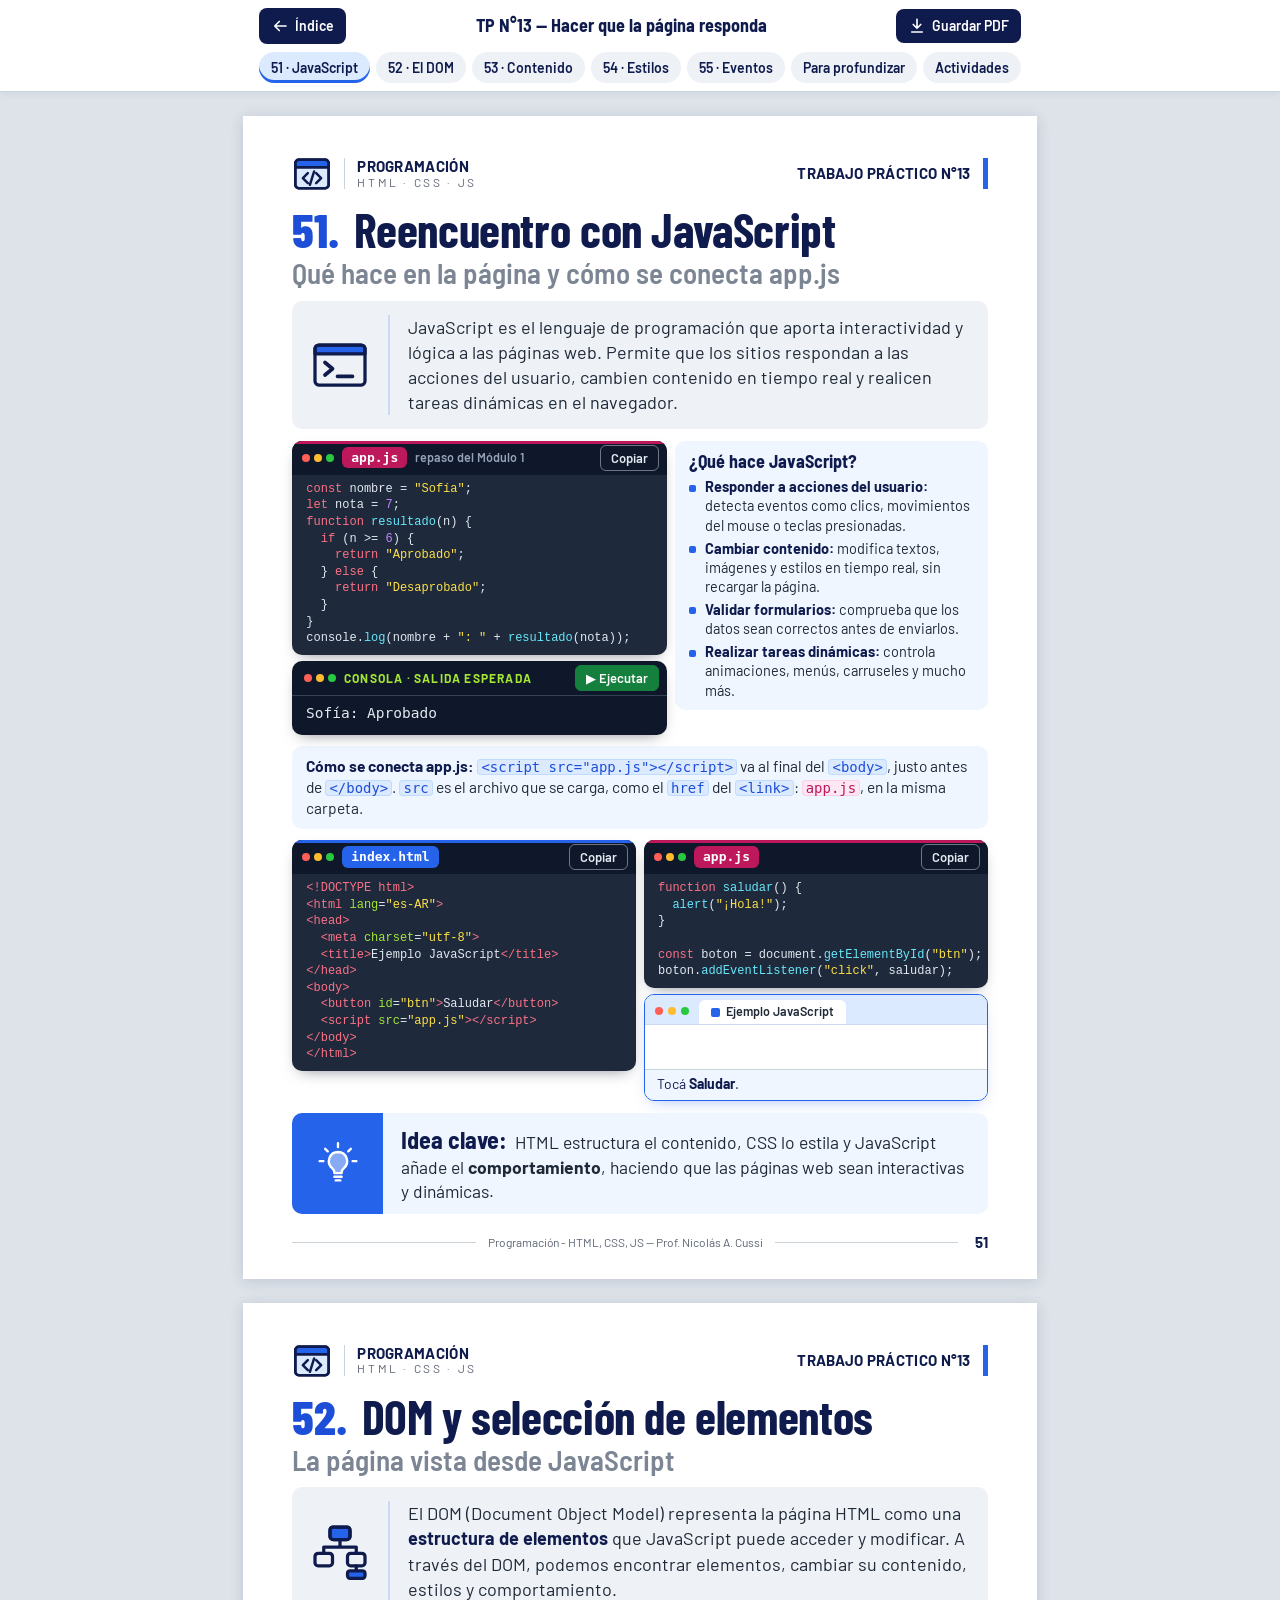
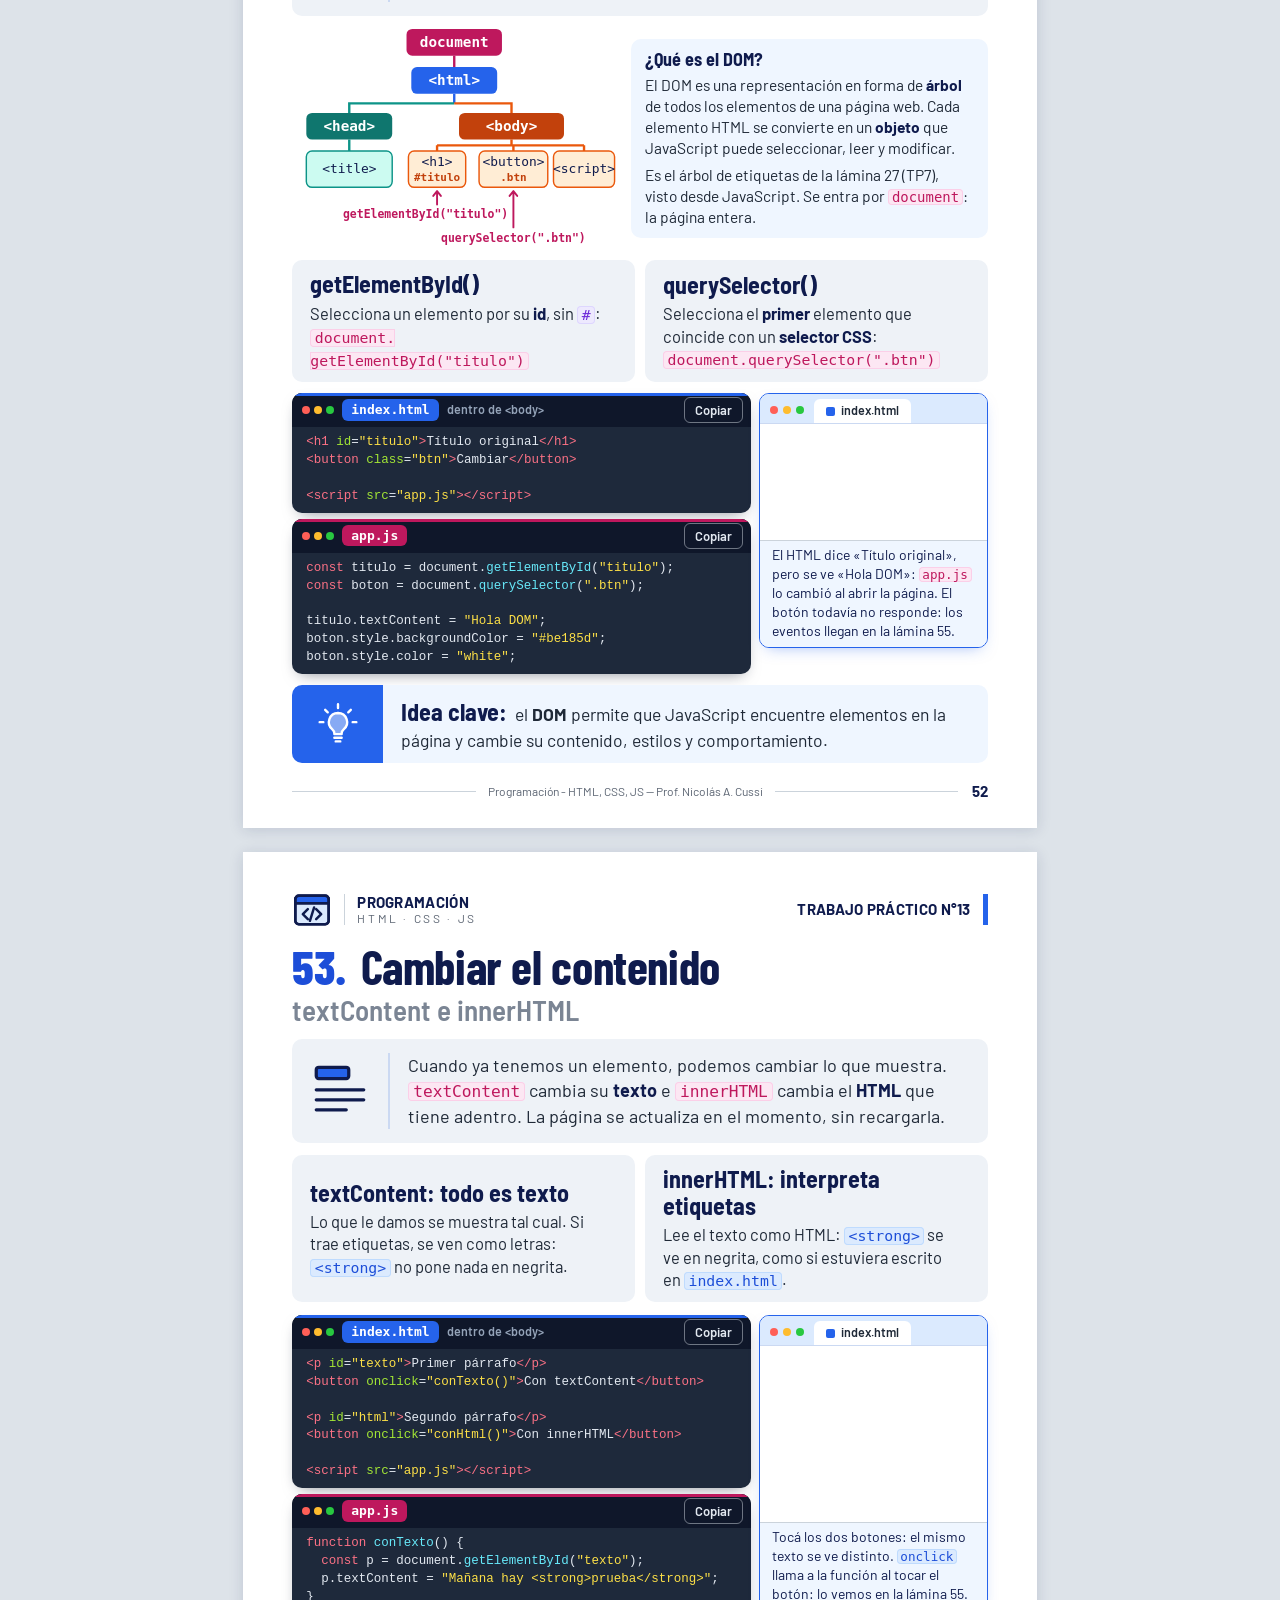
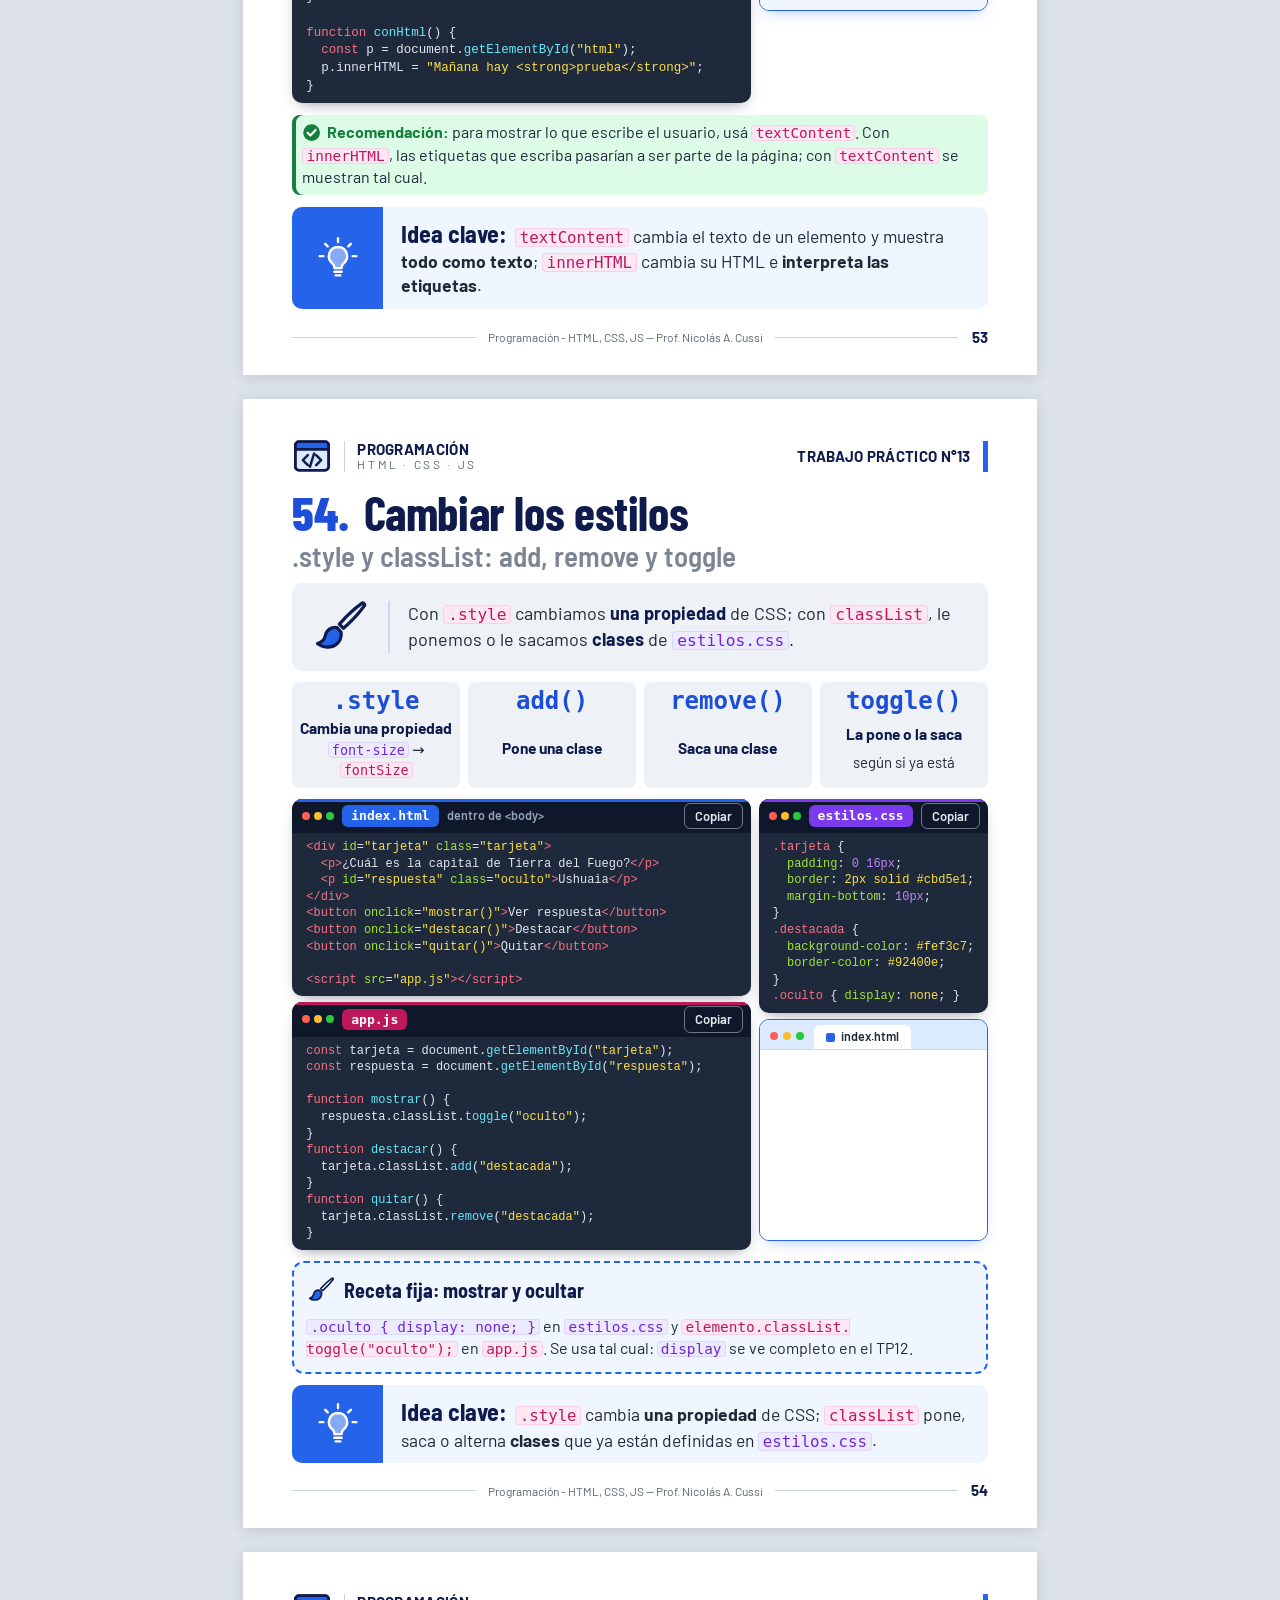
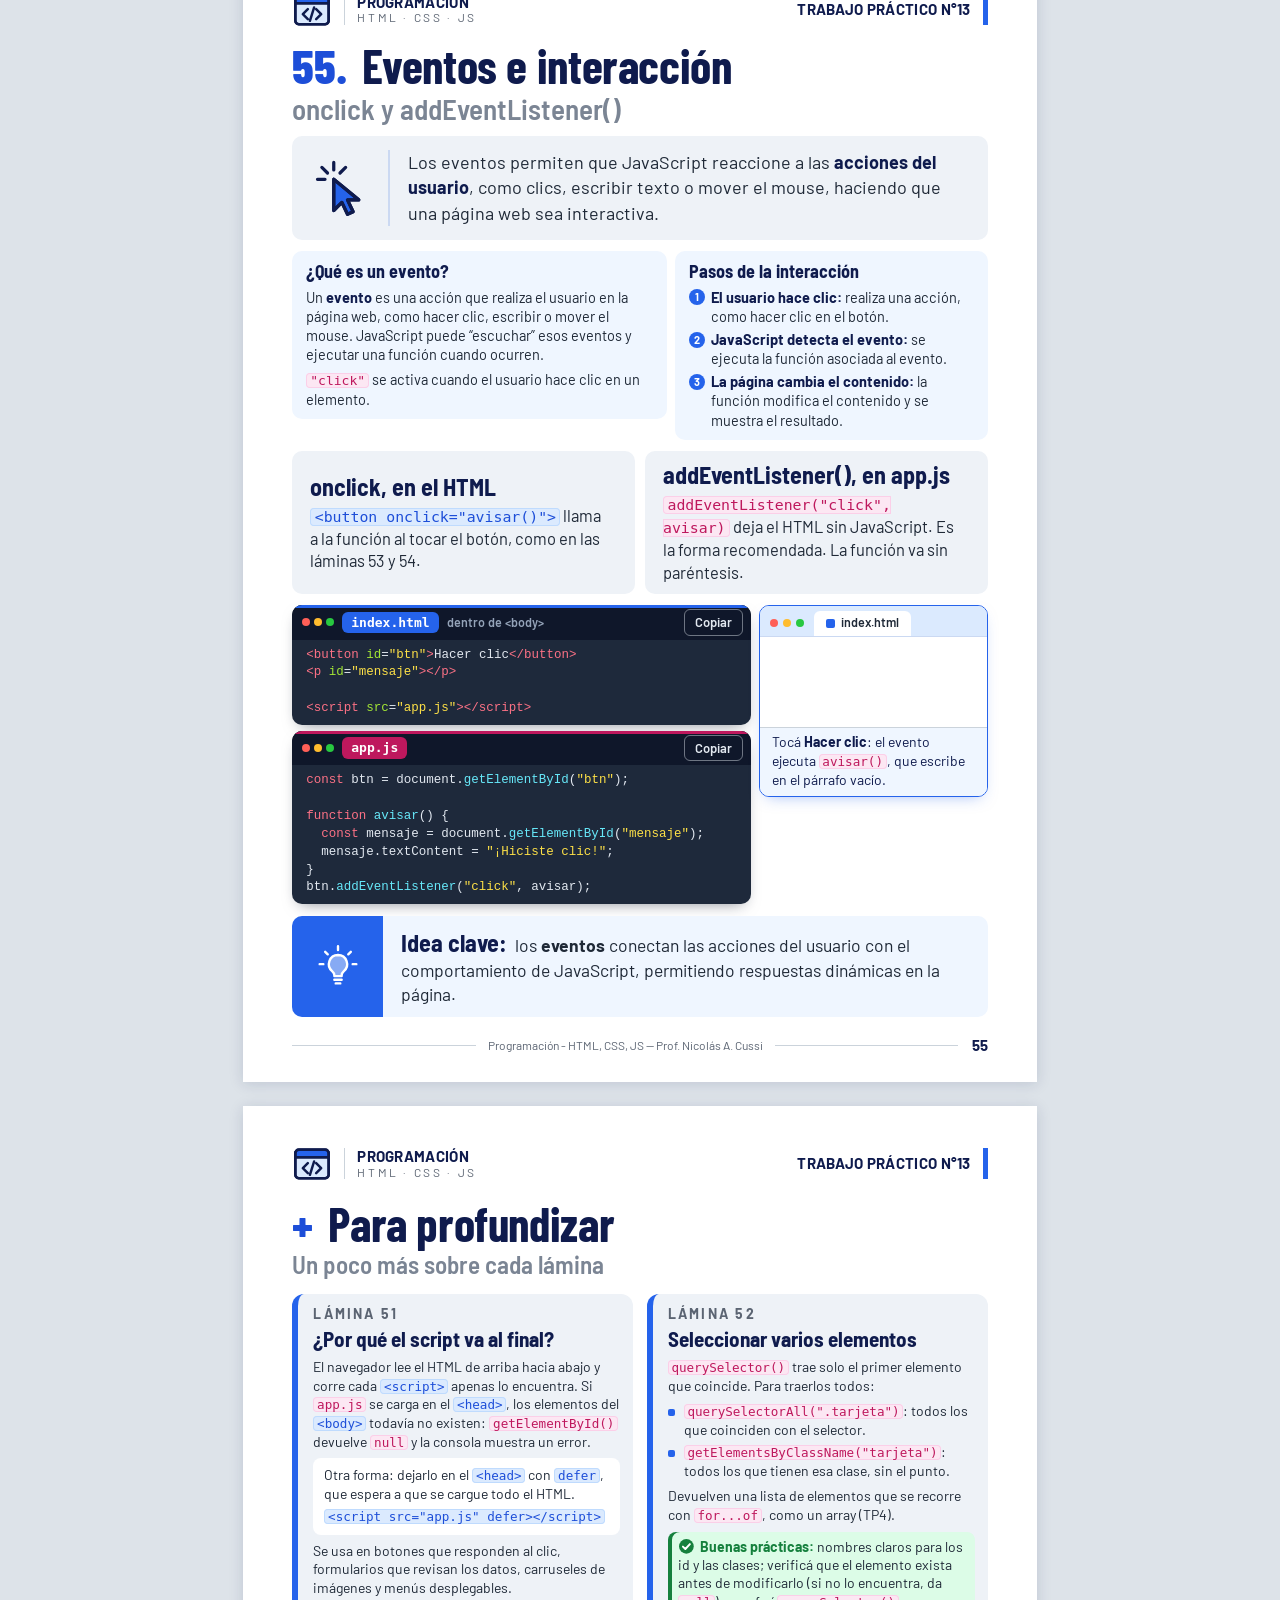
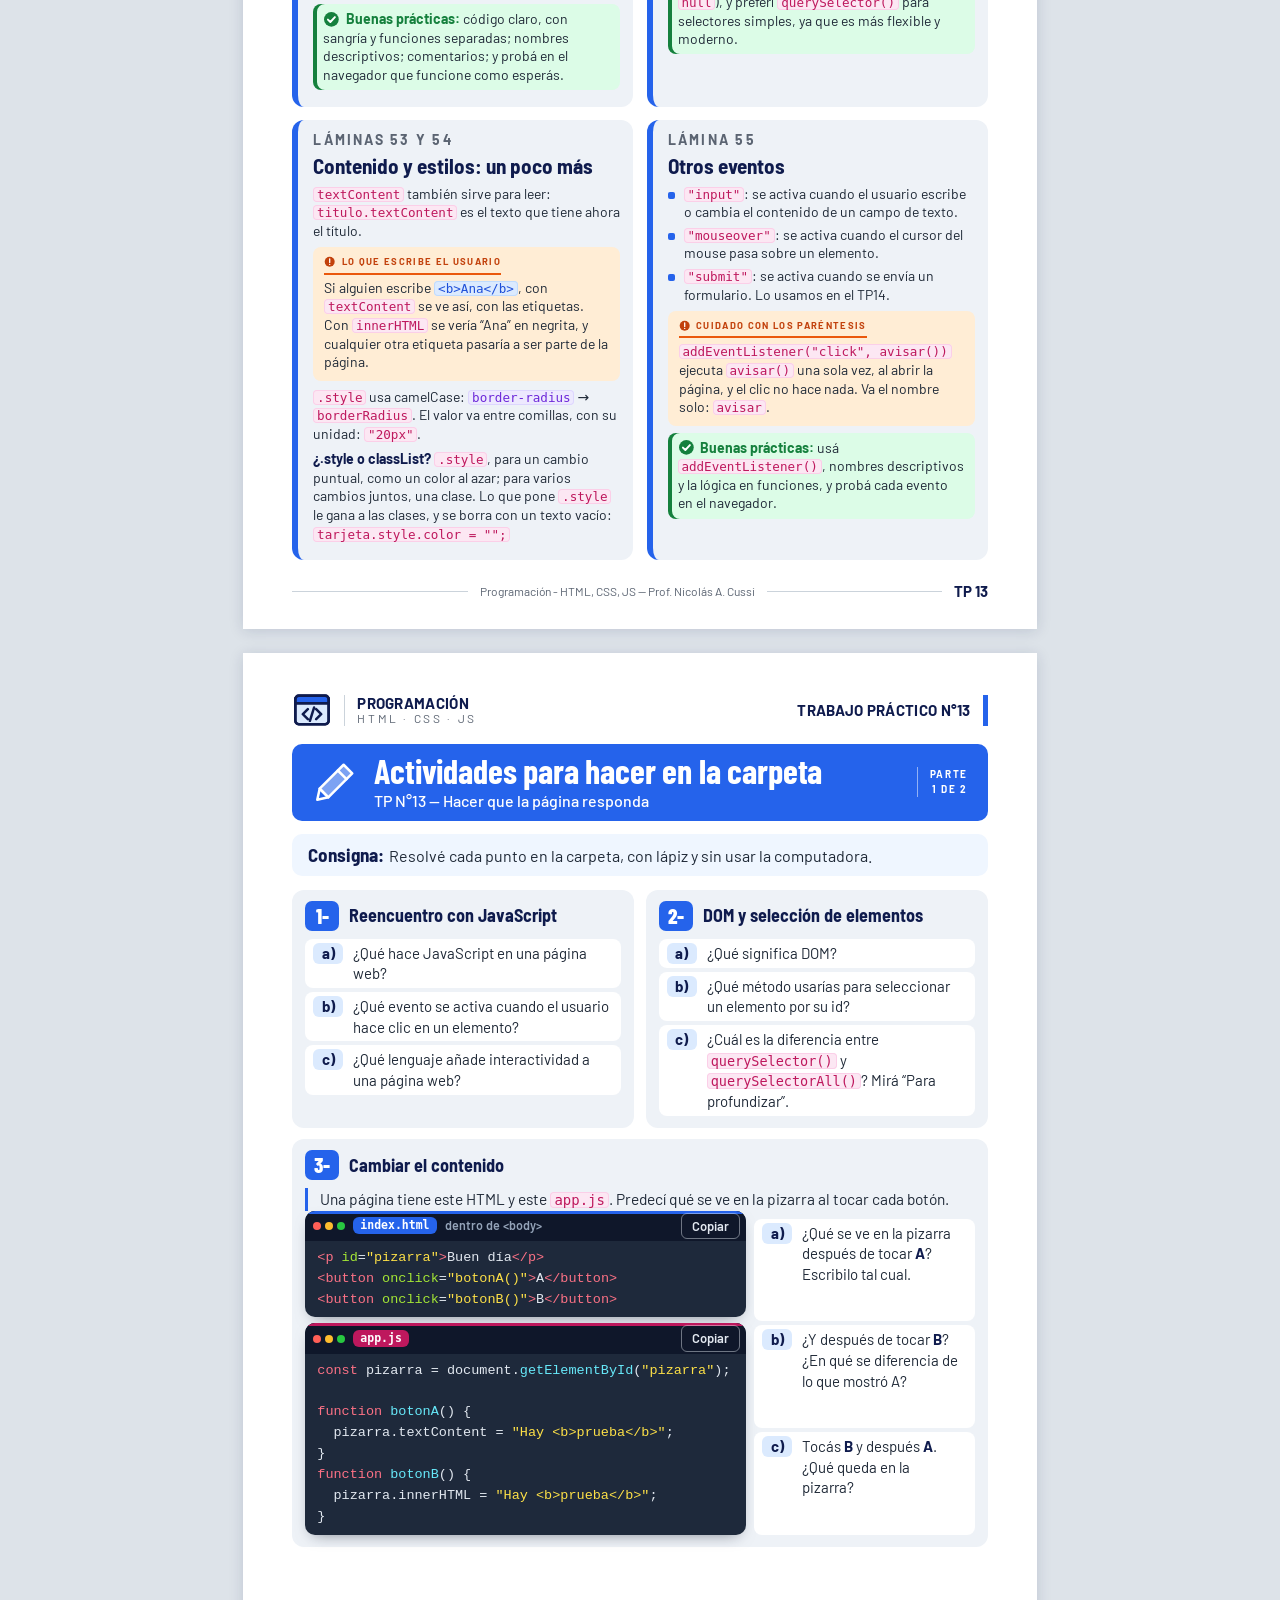
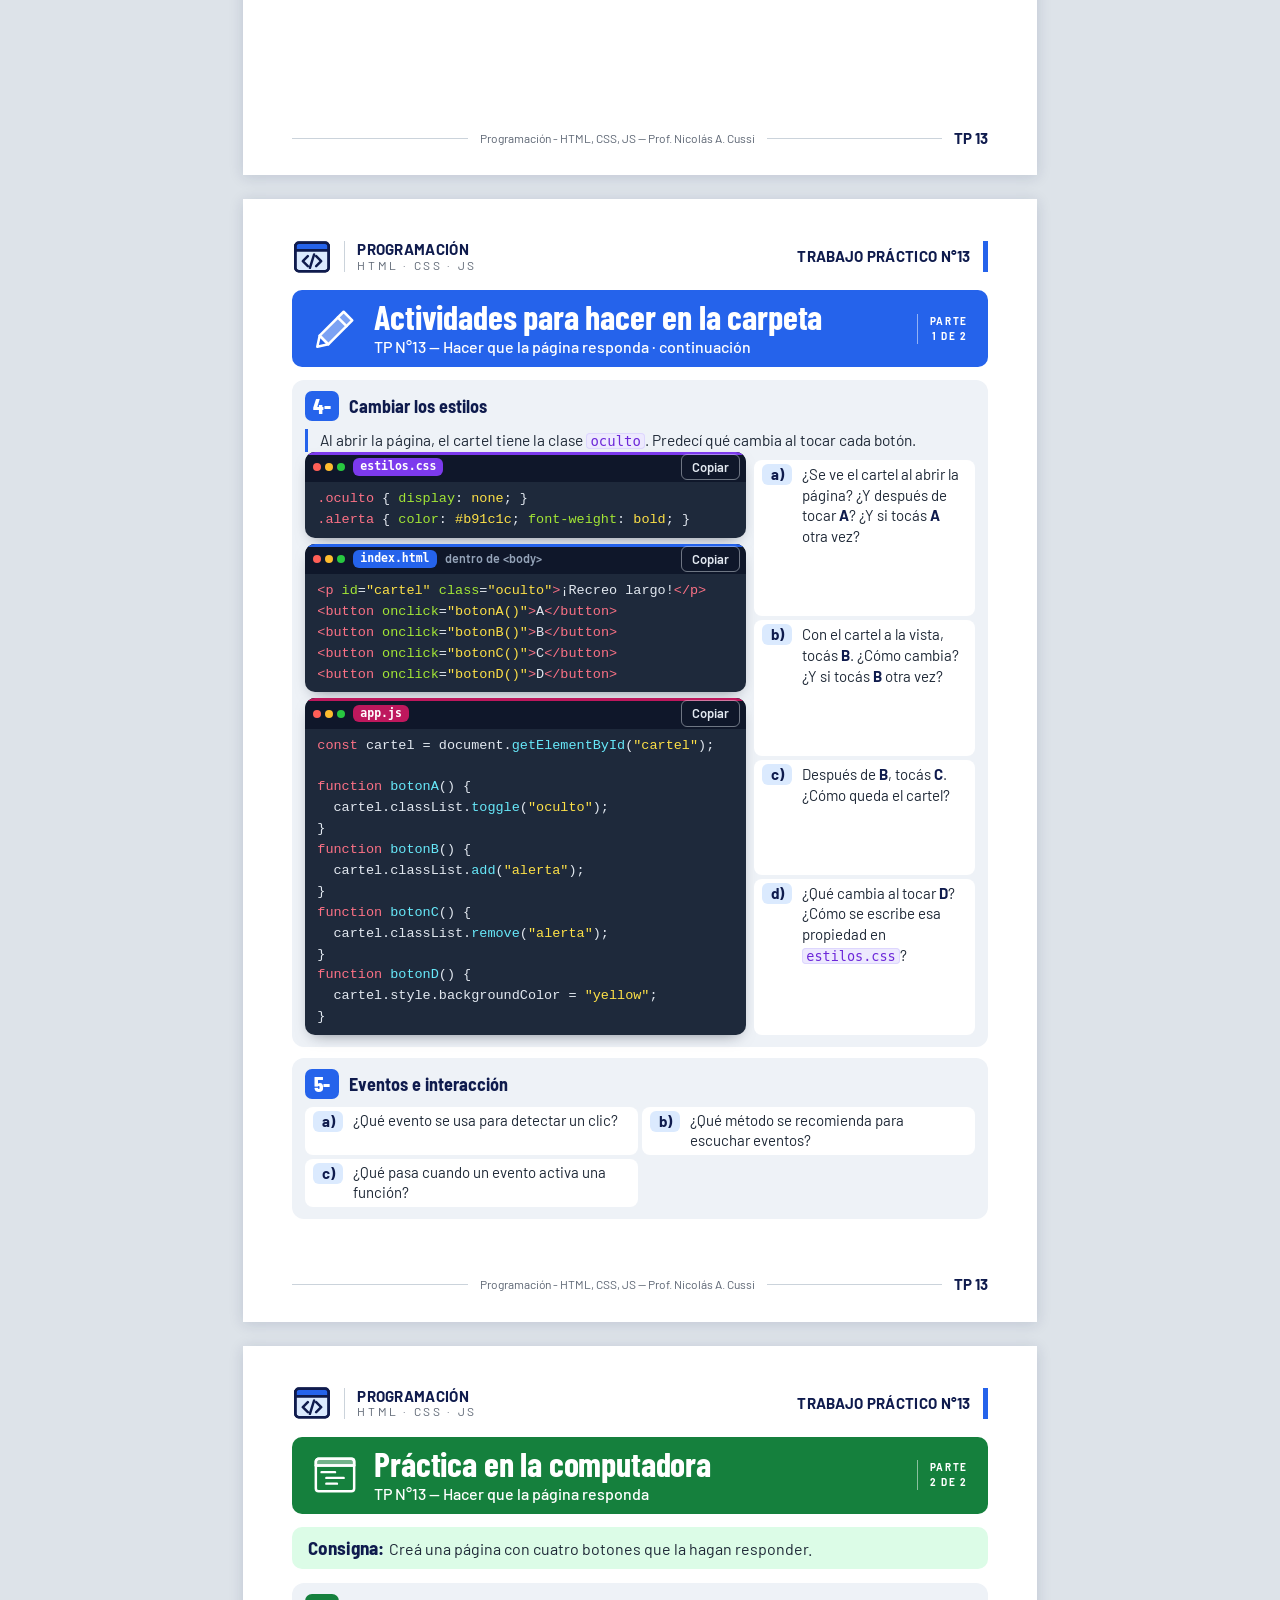
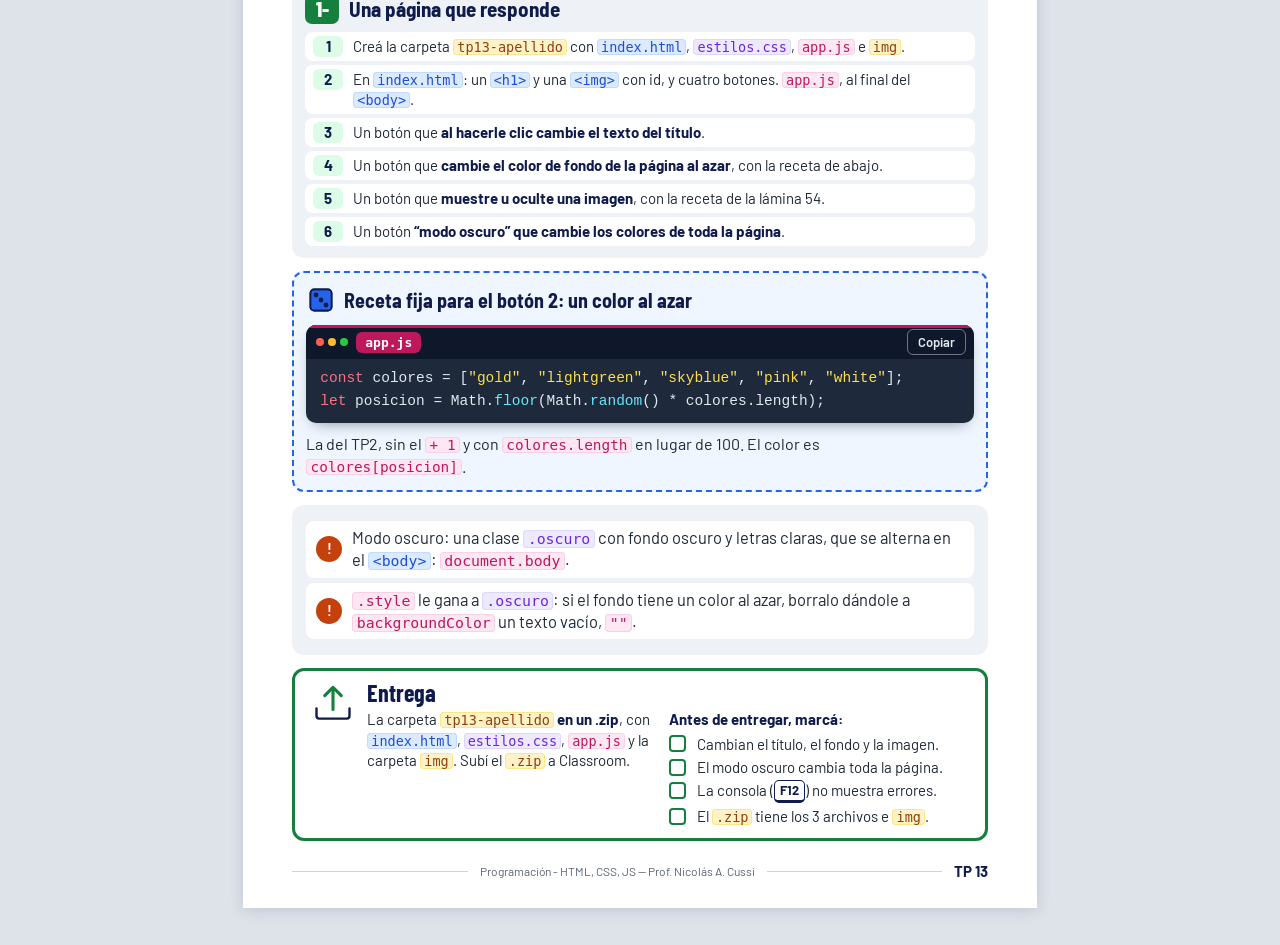
<file: unidades/tp13.html>
<!DOCTYPE html>
<html lang="es-AR">
<head>
  <meta charset="utf-8">
  <meta name="viewport" content="width=device-width, initial-scale=1">
  <title>TP N°13 — Hacer que la página responda · Programación - HTML, CSS, JS</title>
  <meta name="description" content="TP N°13 de Programación: repaso de JavaScript y app.js, el DOM y la selección de elementos, textContent e innerHTML, .style y classList, y eventos con onclick y addEventListener. Prof. Nicolás A. Cussi.">
  <meta name="theme-color" content="#2563EB">
  <link rel="preload" href="../assets/fonts/barlow-latin-400-normal.woff2" as="font" type="font/woff2" crossorigin>
  <link rel="preload" href="../assets/fonts/barlow-semi-condensed-latin-700-normal.woff2" as="font" type="font/woff2" crossorigin>
  <link rel="stylesheet" href="../assets/css/estilos.css">
</head>
<body data-tp="13">

<!-- ====== Íconos ====== -->
<svg width="0" height="0" style="position:absolute" aria-hidden="true" focusable="false">
  <defs>
    <symbol id="i-web" viewBox="0 0 48 48">
      <rect x="4" y="7" width="40" height="34" rx="4" style="fill:var(--ac2, var(--acento-claro))"/>
      <path d="M8 7h32a4 4 0 0 1 4 4v5H4v-5a4 4 0 0 1 4-4z" style="fill:var(--ac)"/>
      <rect x="4" y="7" width="40" height="34" rx="4"/>
      <path d="M4 16h40M19 23l-6 6 6 6M29 23l6 6-6 6M26.5 21l-5 16"/>
    </symbol>
    <symbol id="i-consola" viewBox="0 0 48 48">
      <path d="M7 8h34a3 3 0 0 1 3 3v4H4v-4a3 3 0 0 1 3-3z" style="fill:var(--ac)"/>
      <rect x="4" y="8" width="40" height="32" rx="3"/>
      <path d="M12 22l6 5-6 5M22 33h12" style="stroke-width:3"/>
    </symbol>
    <symbol id="i-arbol" viewBox="0 0 48 48">
      <rect x="16" y="4" width="16" height="10" rx="2.5" style="fill:var(--ac)"/>
      <rect x="16" y="4" width="16" height="10" rx="2.5"/>
      <path d="M24 14v6M11 20h26M11 20v5M37 20v5M37 35v4"/>
      <rect x="4" y="25" width="14" height="10" rx="2.5"/>
      <rect x="30" y="25" width="14" height="10" rx="2.5"/>
      <rect x="30" y="39" width="14" height="6" rx="2" style="fill:var(--ac)"/>
    </symbol>
    <symbol id="i-texto" viewBox="0 0 48 48">
      <rect x="5" y="5" width="26" height="9" rx="2" style="fill:var(--ac)"/>
      <path d="M5 23h38M5 31h38M5 39h24"/>
    </symbol>
    <symbol id="i-pincel" viewBox="0 0 48 48">
      <path d="M41.2 5.3c-5.6 3.9-12.4 10.4-17.7 16.4l3.3 3.3c6-5.3 12.5-12.1 16.4-17.7a1.4 1.4 0 0 0-2-2z"/>
      <path d="M21.6 24.4c-4.6-.6-8.4 2-9.3 6.4-.7 3.3-2.4 5.3-6.3 6.4 4.1 3.4 10.9 4 15.2.6 3.1-2.5 4-6.3 3.7-9.6z" style="fill:var(--ac)"/>
    </symbol>
    <symbol id="i-clic" viewBox="0 0 48 48">
      <path d="M19 17v25l6.5-6.5 4.5 9.5 4.5-2-4.5-9.5H39z" style="fill:var(--ac)"/>
      <path d="M19 17v25l6.5-6.5 4.5 9.5 4.5-2-4.5-9.5H39z"/>
      <path d="M14 12 9.5 7.5M19 9.5V3.5M24 12l4.5-4.5M12 17H6"/>
    </symbol>
    <symbol id="i-importante" viewBox="0 0 48 48">
      <circle cx="24" cy="24" r="21" style="fill:var(--ac);stroke:none"/>
      <path d="M24 12v15M24 35v.5" style="stroke:var(--blanco);stroke-width:5.5"/>
    </symbol>
    <symbol id="i-consejo" viewBox="0 0 48 48">
      <circle cx="24" cy="24" r="21" style="fill:var(--ac);stroke:none"/>
      <path d="M14 24.5l7 7 13-14" style="stroke:var(--blanco);stroke-width:5.5"/>
    </symbol>
    <symbol id="i-foco" viewBox="0 0 48 48">
      <path d="M24 2.5v4M10 8.5l2.8 2.8M38 8.5l-2.8 2.8M4 22h4M40 22h4"/>
      <path d="M24 12a10 10 0 0 0-6.2 17.8c1.4 1.2 2.2 2.6 2.2 4.2v1h8v-1c0-1.6.8-3 2.2-4.2A10 10 0 0 0 24 12z" style="fill:var(--ac)"/>
      <path d="M20 39h8M21.5 43h5"/>
    </symbol>
    <symbol id="i-dado" viewBox="0 0 48 48">
      <rect x="7" y="7" width="34" height="34" rx="6" style="fill:var(--ac)"/>
      <rect x="7" y="7" width="34" height="34" rx="6"/>
      <circle cx="16" cy="16" r="2.6" style="fill:currentColor"/>
      <circle cx="24" cy="24" r="2.6" style="fill:currentColor"/>
      <circle cx="32" cy="32" r="2.6" style="fill:currentColor"/>
    </symbol>
    <symbol id="i-lapiz" viewBox="0 0 48 48">
      <path d="M33 6l9 9-25 25-9-9z" style="fill:var(--ac)"/>
      <path d="M8 31 5.5 42.5 17 40z"/>
      <path d="M27 12l9 9"/>
    </symbol>
    <symbol id="i-editor" viewBox="0 0 48 48">
      <path d="M7 7h34a3 3 0 0 1 3 3v4H4v-4a3 3 0 0 1 3-3z" style="fill:var(--ac)"/>
      <rect x="4" y="7" width="40" height="34" rx="3"/>
      <path d="M4 14h40M10 21h14M15 27h18M15 33h11"/>
    </symbol>
    <symbol id="i-subir" viewBox="0 0 48 48">
      <path d="M6 30v8a3 3 0 0 0 3 3h30a3 3 0 0 0 3-3v-8"/>
      <path d="M24 31V7M15 16l9-9 9 9" style="stroke:var(--ac);stroke-width:3.4"/>
    </symbol>
    <symbol id="i-descarga" viewBox="0 0 24 24">
      <path d="M12 3v12M7 10l5 5 5-5M5 20h14"/>
    </symbol>
    <symbol id="i-atras" viewBox="0 0 24 24">
      <path d="M20 12H5M11 6l-6 6 6 6"/>
    </symbol>
  </defs>
</svg>

<a class="saltar" href="#contenido">Saltar al contenido</a>

<header class="barra">
  <div class="barra__fila">
    <a class="boton barra__volver" href="../index.html"><svg aria-hidden="true" focusable="false"><use href="#i-atras"/></svg><span>Índice</span></a>
    <span class="barra__titulo">TP N°13 — Hacer que la página responda</span>
    <button class="boton" type="button" data-imprimir aria-label="Guardar en PDF">
      <svg aria-hidden="true" focusable="false"><use href="#i-descarga"/></svg><span><span class="boton__largo">Guardar </span>PDF</span>
    </button>
  </div>
  <nav class="partes" aria-label="Partes del TP N°13">
    <a href="#pag-51">51 · JavaScript</a>
    <a href="#pag-52">52 · El DOM</a>
    <a href="#pag-53">53 · Contenido</a>
    <a href="#pag-54">54 · Estilos</a>
    <a href="#pag-55">55 · Eventos</a>
    <a href="#profundizar">Para profundizar</a>
    <a href="#actividades">Actividades</a>
  </nav>
</header>

<main id="contenido" class="laminas">
  <h1 class="sr-only">TP N°13 — Hacer que la página responda</h1>

  <!-- =================== LÁMINA 51 =================== -->
  <article class="lamina lamina--compacta" id="pag-51" aria-labelledby="t51">
    <div class="cab" aria-hidden="true">
      <svg class="cab__logo"><use href="#i-web"/></svg>
      <div class="cab__marca"><b>PROGRAMACIÓN</b><span>HTML · CSS · JS</span></div>
      <div class="cab__lema"><span class="cab__lema-largo">TRABAJO PRÁCTICO </span><span class="cab__lema-corto">TP </span><span class="cab__lema-n">N°13</span></div>
      <span class="cab__raya"></span>
    </div>

    <div class="tit">
      <h2 class="tit__h" id="t51"><span class="tit__num">51.</span> Reencuentro con JavaScript</h2>
      <p class="tit__sub">Qué hace en la página y cómo se conecta app.js</p>
    </div>

    <div class="intro">
      <svg class="ico ico--xl" aria-hidden="true" focusable="false"><use href="#i-consola"/></svg>
      <p>JavaScript es el lenguaje de programación que aporta interactividad y lógica a las páginas web. Permite que los sitios respondan a las acciones del usuario, cambien contenido en tiempo real y realicen tareas dinámicas en el navegador.</p>
    </div>

    <div class="ej ej--est ej--chico ej--largo">
      <div class="ej-col">
        <figure class="codigo codigo--js" id="ej-51a">
          <figcaption><span class="codigo__archivo">app.js</span><span class="codigo__donde">repaso del Módulo 1</span></figcaption>
          <pre tabindex="0" aria-label="Código de app.js, repaso del Módulo 1"><code><span class="c-etq">const</span> nombre = <span class="c-str">"Sofía"</span>;
<span class="c-etq">let</span> nota = <span class="c-num">7</span>;
<span class="c-etq">function</span> <span class="c-fun">resultado</span>(n) {
  <span class="c-etq">if</span> (n &gt;= <span class="c-num">6</span>) {
    <span class="c-etq">return</span> <span class="c-str">"Aprobado"</span>;
  } <span class="c-etq">else</span> {
    <span class="c-etq">return</span> <span class="c-str">"Desaprobado"</span>;
  }
}
console.<span class="c-fun">log</span>(nombre + <span class="c-str">": "</span> + <span class="c-fun">resultado</span>(nota));</code></pre>
        </figure>
        <div class="consola" data-codigo="ej-51a">
          <div class="consola__barra"><span class="consola__titulo">Consola<span class="consola__estado"> · salida esperada</span></span></div>
          <pre class="consola__salida" tabindex="0" aria-live="polite" aria-label="Salida de la consola">Sofía: Aprobado</pre>
        </div>
      </div>
      <aside class="esquema-nota" aria-labelledby="n51a">
        <h3 id="n51a">¿Qué hace JavaScript?</h3>
        <ul class="pf__lista">
          <li><strong>Responder a acciones del usuario:</strong> detecta eventos como clics, movimientos del mouse o teclas presionadas.</li>
          <li><strong>Cambiar contenido:</strong> modifica textos, imágenes y estilos en tiempo real, sin recargar la página.</li>
          <li><strong>Validar formularios:</strong> comprueba que los datos sean correctos antes de enviarlos.</li>
          <li><strong>Realizar tareas dinámicas:</strong> controla animaciones, menús, carruseles y mucho más.</li>
        </ul>
      </aside>
    </div>

    <aside class="esquema-nota" aria-labelledby="n51b">
      <p class="esquema-nota__p"><strong id="n51b">Cómo se conecta app.js:</strong> <code>&lt;script src="app.js"&gt;&lt;/script&gt;</code> va al final del <code>&lt;body&gt;</code>, justo antes de <code>&lt;/body&gt;</code>. <code>src</code> es el archivo que se carga, como el <code>href</code> del <code>&lt;link&gt;</code>: <code class="cod-js">app.js</code>, en la misma carpeta.</p>
    </aside>

    <div class="ej ej--res ej--chico ej--largo">
      <figure class="codigo codigo--html" id="ej-51h">
        <figcaption><span class="codigo__archivo">index.html</span></figcaption>
        <pre tabindex="0" aria-label="Código de index.html"><code><span class="c-etq">&lt;!DOCTYPE html&gt;</span>
<span class="c-etq">&lt;html</span> <span class="c-atr">lang</span>=<span class="c-str">"es-AR"</span><span class="c-etq">&gt;</span>
<span class="c-etq">&lt;head&gt;</span>
  <span class="c-etq">&lt;meta</span> <span class="c-atr">charset</span>=<span class="c-str">"utf-8"</span><span class="c-etq">&gt;</span>
  <span class="c-etq">&lt;title&gt;</span>Ejemplo JavaScript<span class="c-etq">&lt;/title&gt;</span>
<span class="c-etq">&lt;/head&gt;</span>
<span class="c-etq">&lt;body&gt;</span>
  <span class="c-etq">&lt;button</span> <span class="c-atr">id</span>=<span class="c-str">"btn"</span><span class="c-etq">&gt;</span>Saludar<span class="c-etq">&lt;/button&gt;</span>
  <span class="c-etq">&lt;script</span> <span class="c-atr">src</span>=<span class="c-str">"app.js"</span><span class="c-etq">&gt;&lt;/script&gt;</span>
<span class="c-etq">&lt;/body&gt;</span>
<span class="c-etq">&lt;/html&gt;</span></code></pre>
      </figure>
      <div class="ej-col">
        <figure class="codigo codigo--js" id="ej-51j">
          <figcaption><span class="codigo__archivo">app.js</span></figcaption>
          <pre tabindex="0" aria-label="Código de app.js"><code><span class="c-etq">function</span> <span class="c-fun">saludar</span>() {
  <span class="c-fun">alert</span>(<span class="c-str">"¡Hola!"</span>);
}

<span class="c-etq">const</span> boton = document.<span class="c-fun">getElementById</span>(<span class="c-str">"btn"</span>);
boton.<span class="c-fun">addEventListener</span>(<span class="c-str">"click"</span>, saludar);</code></pre>
        </figure>
        <figure class="resultado" data-html="ej-51h" data-js="ej-51j" style="--alto:44px;--alto-cel:44px">
          <div class="resultado__barra" aria-hidden="true"><span class="resultado__puntos"></span><span class="resultado__pestana">Ejemplo JavaScript</span></div>
          <iframe title="Resultado en el navegador: el botón Saludar. Al tocarlo aparece el mensaje ¡Hola!" sandbox="allow-scripts allow-modals"></iframe>
          <figcaption class="resultado__nota">Tocá <strong>Saludar</strong>.</figcaption>
        </figure>
      </div>
    </div>

    <aside class="idea" aria-label="Idea clave">
      <span class="idea__ico"><svg class="ico" aria-hidden="true" focusable="false"><use href="#i-foco"/></svg></span>
      <p><strong>Idea clave:</strong> HTML estructura el contenido, CSS lo estila y JavaScript añade el <b>comportamiento</b>, haciendo que las páginas web sean interactivas y dinámicas.</p>
    </aside>

    <footer class="pie">
      <span class="pie__linea"></span>
      <span>Programación - HTML, CSS, JS — Prof. Nicolás A. Cussi</span>
      <span class="pie__linea"></span>
      <span class="pie__num" aria-label="Página 51">51</span>
    </footer>
  </article>

  <!-- =================== LÁMINA 52 =================== -->
  <article class="lamina lamina--compacta" id="pag-52" aria-labelledby="t52">
    <div class="cab" aria-hidden="true">
      <svg class="cab__logo"><use href="#i-web"/></svg>
      <div class="cab__marca"><b>PROGRAMACIÓN</b><span>HTML · CSS · JS</span></div>
      <div class="cab__lema"><span class="cab__lema-largo">TRABAJO PRÁCTICO </span><span class="cab__lema-corto">TP </span><span class="cab__lema-n">N°13</span></div>
      <span class="cab__raya"></span>
    </div>

    <div class="tit">
      <h2 class="tit__h" id="t52"><span class="tit__num">52.</span> DOM y selección de elementos</h2>
      <p class="tit__sub">La página vista desde JavaScript</p>
    </div>

    <div class="intro">
      <svg class="ico ico--xl" aria-hidden="true" focusable="false"><use href="#i-arbol"/></svg>
      <p>El DOM (<span lang="en">Document Object Model</span>) representa la página HTML como una <strong>estructura de elementos</strong> que JavaScript puede acceder y modificar. A través del DOM, podemos encontrar elementos, cambiar su contenido, estilos y comportamiento.</p>
    </div>

    <div class="esquema-par">
      <figure class="esquema">
        <svg viewBox="0 0 340 232" style="max-width:340px;margin:0 auto" role="img" aria-labelledby="esq52">
          <title id="esq52">Árbol del DOM del ejemplo. Arriba está document, la página vista desde JavaScript. Adentro está html, que contiene a head y a body. head contiene a title. body contiene a h1, con id titulo, a button, con clase btn, y a script. getElementById("titulo") llega al h1 y querySelector(".btn") llega al botón.</title>
          <g style="fill:none;stroke-width:2.5">
            <path d="M170 30v12" style="stroke:var(--js)"/>
            <path d="M170 70v10" style="stroke:var(--acento)"/>
            <path d="M170 80H60v10M60 118v12" style="stroke:var(--turquesa)"/>
            <path d="M170 80h60v10M230 118v6M152 124h154M152 124v6M232 124v6M306 124v6" style="stroke:var(--naranja)"/>
          </g>
          <rect x="120" y="2" width="100" height="28" rx="6" style="fill:var(--js)"/>
          <rect x="125" y="42" width="90" height="28" rx="6" style="fill:var(--acento)"/>
          <rect x="15" y="90" width="90" height="28" rx="6" style="fill:var(--turquesa-texto)"/>
          <rect x="175" y="90" width="110" height="28" rx="6" style="fill:var(--naranja-texto)"/>
          <g text-anchor="middle" style="font-family:var(--fuente-codigo);font-size:15px;font-weight:700;fill:var(--blanco)">
            <text x="170" y="21">document</text>
            <text x="170" y="61">&lt;html&gt;</text>
            <text x="60" y="109">&lt;head&gt;</text>
            <text x="230" y="109">&lt;body&gt;</text>
          </g>
          <rect x="15" y="130" width="90" height="38" rx="6" style="fill:var(--turquesa-claro);stroke:var(--turquesa);stroke-width:1.5"/>
          <g style="fill:var(--naranja-claro);stroke:var(--naranja);stroke-width:1.5">
            <rect x="122" y="130" width="60" height="38" rx="6"/>
            <rect x="196" y="130" width="72" height="38" rx="6"/>
            <rect x="274" y="130" width="64" height="38" rx="6"/>
          </g>
          <g text-anchor="middle" style="font-family:var(--fuente-codigo);font-size:13.5px;fill:var(--tinta)">
            <text x="60" y="153">&lt;title&gt;</text>
            <text x="152" y="146">&lt;h1&gt;</text>
            <text x="232" y="146">&lt;button&gt;</text>
            <text x="306" y="153">&lt;script&gt;</text>
          </g>
          <g text-anchor="middle" style="font-family:var(--fuente-codigo);font-size:11.5px;font-weight:700;fill:var(--naranja-texto)">
            <text x="152" y="161">#titulo</text>
            <text x="232" y="161">.btn</text>
          </g>
          <g style="fill:none;stroke:var(--js);stroke-width:2;stroke-linecap:round;stroke-linejoin:round">
            <path d="M152 186v-14M148 177l4-5 4 5"/>
            <path d="M232 210v-38M228 177l4-5 4 5"/>
          </g>
          <g text-anchor="middle" style="font-family:var(--fuente-codigo);font-size:12px;font-weight:700;fill:var(--js)">
            <text x="140" y="200">getElementById("titulo")</text>
            <text x="232" y="225">querySelector(".btn")</text>
          </g>
        </svg>
      </figure>
      <aside class="esquema-nota" aria-labelledby="n52">
        <h3 id="n52">¿Qué es el DOM?</h3>
        <p class="esquema-nota__p">El DOM es una representación en forma de <strong>árbol</strong> de todos los elementos de una página web. Cada elemento HTML se convierte en un <strong>objeto</strong> que JavaScript puede seleccionar, leer y modificar.</p>
        <p class="esquema-nota__p esquema-nota__p--sep">Es el árbol de etiquetas de la lámina 27 (TP7), visto desde JavaScript. Se entra por <code class="cod-js">document</code>: la página entera.</p>
      </aside>
    </div>

    <ul class="comparar" aria-label="Métodos de selección">
      <li><div><h3>getElementById()</h3><p>Selecciona un elemento por su <strong>id</strong>, sin <code class="cod-css">#</code>: <code class="cod-js cod-larga">document.<wbr>getElementById("titulo")</code></p></div></li>
      <li><div><h3>querySelector()</h3><p>Selecciona el <strong>primer</strong> elemento que coincide con un <strong>selector CSS</strong>: <code class="cod-js cod-larga">document.<wbr>querySelector(".btn")</code></p></div></li>
    </ul>

    <div class="ej ej--ancho ej--chico">
      <div class="ej-col">
        <figure class="codigo codigo--html" id="ej-52h">
          <figcaption><span class="codigo__archivo">index.html</span><span class="codigo__donde">dentro de &lt;body&gt;</span></figcaption>
          <pre tabindex="0" aria-label="Código de index.html, dentro de body"><code><span class="c-etq">&lt;h1</span> <span class="c-atr">id</span>=<span class="c-str">"titulo"</span><span class="c-etq">&gt;</span>Título original<span class="c-etq">&lt;/h1&gt;</span>
<span class="c-etq">&lt;button</span> <span class="c-atr">class</span>=<span class="c-str">"btn"</span><span class="c-etq">&gt;</span>Cambiar<span class="c-etq">&lt;/button&gt;</span>

<span class="c-etq">&lt;script</span> <span class="c-atr">src</span>=<span class="c-str">"app.js"</span><span class="c-etq">&gt;&lt;/script&gt;</span></code></pre>
        </figure>
        <figure class="codigo codigo--js" id="ej-52j">
          <figcaption><span class="codigo__archivo">app.js</span></figcaption>
          <pre tabindex="0" aria-label="Código de app.js"><code><span class="c-etq">const</span> titulo = document.<span class="c-fun">getElementById</span>(<span class="c-str">"titulo"</span>);
<span class="c-etq">const</span> boton = document.<span class="c-fun">querySelector</span>(<span class="c-str">".btn"</span>);

titulo.textContent = <span class="c-str">"Hola DOM"</span>;
boton.style.backgroundColor = <span class="c-str">"#be185d"</span>;
boton.style.color = <span class="c-str">"white"</span>;</code></pre>
        </figure>
      </div>
      <div class="ej-col">
        <figure class="resultado" data-html="ej-52h" data-js="ej-52j" style="--alto:116px;--alto-cel:116px">
          <div class="resultado__barra" aria-hidden="true"><span class="resultado__puntos"></span><span class="resultado__pestana">index.html</span></div>
          <iframe title="Resultado en el navegador: el título Hola DOM y el botón Cambiar, magenta con letras blancas." sandbox="allow-scripts allow-modals"></iframe>
          <figcaption class="resultado__nota">El HTML dice «Título original», pero se ve «Hola DOM»: <code class="cod-js">app.js</code> lo cambió al abrir la página. El botón todavía no responde: los eventos llegan en la lámina 55.</figcaption>
        </figure>
      </div>
    </div>

    <aside class="idea" aria-label="Idea clave">
      <span class="idea__ico"><svg class="ico" aria-hidden="true" focusable="false"><use href="#i-foco"/></svg></span>
      <p><strong>Idea clave:</strong> el <b>DOM</b> permite que JavaScript encuentre elementos en la página y cambie su contenido, estilos y comportamiento.</p>
    </aside>

    <footer class="pie">
      <span class="pie__linea"></span>
      <span>Programación - HTML, CSS, JS — Prof. Nicolás A. Cussi</span>
      <span class="pie__linea"></span>
      <span class="pie__num" aria-label="Página 52">52</span>
    </footer>
  </article>

  <!-- =================== LÁMINA 53 =================== -->
  <article class="lamina lamina--compacta" id="pag-53" aria-labelledby="t53">
    <div class="cab" aria-hidden="true">
      <svg class="cab__logo"><use href="#i-web"/></svg>
      <div class="cab__marca"><b>PROGRAMACIÓN</b><span>HTML · CSS · JS</span></div>
      <div class="cab__lema"><span class="cab__lema-largo">TRABAJO PRÁCTICO </span><span class="cab__lema-corto">TP </span><span class="cab__lema-n">N°13</span></div>
      <span class="cab__raya"></span>
    </div>

    <div class="tit">
      <h2 class="tit__h" id="t53"><span class="tit__num">53.</span> Cambiar el contenido</h2>
      <p class="tit__sub">textContent e innerHTML</p>
    </div>

    <div class="intro">
      <svg class="ico ico--xl" aria-hidden="true" focusable="false"><use href="#i-texto"/></svg>
      <p>Cuando ya tenemos un elemento, podemos cambiar lo que muestra. <code class="cod-js">textContent</code> cambia su <strong>texto</strong> e <code class="cod-js">innerHTML</code> cambia el <strong>HTML</strong> que tiene adentro. La página se actualiza en el momento, sin recargarla.</p>
    </div>

    <ul class="comparar" aria-label="textContent e innerHTML">
      <li><div><h3>textContent: todo es texto</h3><p>Lo que le damos se muestra tal cual. Si trae etiquetas, se ven como letras: <code>&lt;strong&gt;</code> no pone nada en negrita.</p></div></li>
      <li><div><h3>innerHTML: interpreta etiquetas</h3><p>Lee el texto como HTML: <code>&lt;strong&gt;</code> se ve en negrita, como si estuviera escrito en <code>index.html</code>.</p></div></li>
    </ul>

    <div class="ej ej--ancho ej--chico">
      <div class="ej-col">
        <figure class="codigo codigo--html" id="ej-53h">
          <figcaption><span class="codigo__archivo">index.html</span><span class="codigo__donde">dentro de &lt;body&gt;</span></figcaption>
          <pre tabindex="0" aria-label="Código de index.html, dentro de body"><code><span class="c-etq">&lt;p</span> <span class="c-atr">id</span>=<span class="c-str">"texto"</span><span class="c-etq">&gt;</span>Primer párrafo<span class="c-etq">&lt;/p&gt;</span>
<span class="c-etq">&lt;button</span> <span class="c-atr">onclick</span>=<span class="c-str">"conTexto()"</span><span class="c-etq">&gt;</span>Con textContent<span class="c-etq">&lt;/button&gt;</span>

<span class="c-etq">&lt;p</span> <span class="c-atr">id</span>=<span class="c-str">"html"</span><span class="c-etq">&gt;</span>Segundo párrafo<span class="c-etq">&lt;/p&gt;</span>
<span class="c-etq">&lt;button</span> <span class="c-atr">onclick</span>=<span class="c-str">"conHtml()"</span><span class="c-etq">&gt;</span>Con innerHTML<span class="c-etq">&lt;/button&gt;</span>

<span class="c-etq">&lt;script</span> <span class="c-atr">src</span>=<span class="c-str">"app.js"</span><span class="c-etq">&gt;&lt;/script&gt;</span></code></pre>
        </figure>
        <figure class="codigo codigo--js" id="ej-53j">
          <figcaption><span class="codigo__archivo">app.js</span></figcaption>
          <pre tabindex="0" aria-label="Código de app.js"><code><span class="c-etq">function</span> <span class="c-fun">conTexto</span>() {
  <span class="c-etq">const</span> p = document.<span class="c-fun">getElementById</span>(<span class="c-str">"texto"</span>);
  p.textContent = <span class="c-str">"Mañana hay &lt;strong&gt;prueba&lt;/strong&gt;"</span>;
}

<span class="c-etq">function</span> <span class="c-fun">conHtml</span>() {
  <span class="c-etq">const</span> p = document.<span class="c-fun">getElementById</span>(<span class="c-str">"html"</span>);
  p.innerHTML = <span class="c-str">"Mañana hay &lt;strong&gt;prueba&lt;/strong&gt;"</span>;
}</code></pre>
        </figure>
      </div>
      <div class="ej-col">
        <figure class="resultado" data-html="ej-53h" data-js="ej-53j" style="--alto:176px;--alto-cel:176px">
          <div class="resultado__barra" aria-hidden="true"><span class="resultado__puntos"></span><span class="resultado__pestana">index.html</span></div>
          <iframe title="Resultado en el navegador: el párrafo Primer párrafo con el botón Con textContent, y el párrafo Segundo párrafo con el botón Con innerHTML. Con textContent se ven las etiquetas strong como texto; con innerHTML, la palabra prueba aparece en negrita." sandbox="allow-scripts allow-modals"></iframe>
          <figcaption class="resultado__nota">Tocá los dos botones: el mismo texto se ve distinto. <code>onclick</code> llama a la función al tocar el botón: lo vemos en la lámina 55.</figcaption>
        </figure>
      </div>
    </div>

    <p class="consejo"><svg class="ico tit-ico" aria-hidden="true" focusable="false"><use href="#i-consejo"/></svg><strong>Recomendación:</strong> para mostrar lo que escribe el usuario, usá <code class="cod-js">textContent</code>. Con <code class="cod-js">innerHTML</code>, las etiquetas que escriba pasarían a ser parte de la página; con <code class="cod-js">textContent</code> se muestran tal cual.</p>

    <aside class="idea" aria-label="Idea clave">
      <span class="idea__ico"><svg class="ico" aria-hidden="true" focusable="false"><use href="#i-foco"/></svg></span>
      <p><strong>Idea clave:</strong> <code class="cod-js">textContent</code> cambia el texto de un elemento y muestra <b>todo como texto</b>; <code class="cod-js">innerHTML</code> cambia su HTML e <b>interpreta las etiquetas</b>.</p>
    </aside>

    <footer class="pie">
      <span class="pie__linea"></span>
      <span>Programación - HTML, CSS, JS — Prof. Nicolás A. Cussi</span>
      <span class="pie__linea"></span>
      <span class="pie__num" aria-label="Página 53">53</span>
    </footer>
  </article>

  <!-- =================== LÁMINA 54 =================== -->
  <article class="lamina lamina--compacta" id="pag-54" aria-labelledby="t54">
    <div class="cab" aria-hidden="true">
      <svg class="cab__logo"><use href="#i-web"/></svg>
      <div class="cab__marca"><b>PROGRAMACIÓN</b><span>HTML · CSS · JS</span></div>
      <div class="cab__lema"><span class="cab__lema-largo">TRABAJO PRÁCTICO </span><span class="cab__lema-corto">TP </span><span class="cab__lema-n">N°13</span></div>
      <span class="cab__raya"></span>
    </div>

    <div class="tit">
      <h2 class="tit__h" id="t54"><span class="tit__num">54.</span> Cambiar los estilos</h2>
      <p class="tit__sub">.style y classList: add, remove y toggle</p>
    </div>

    <div class="intro">
      <svg class="ico ico--xl" aria-hidden="true" focusable="false"><use href="#i-pincel"/></svg>
      <p>Con <code class="cod-js">.style</code> cambiamos <strong>una propiedad</strong> de CSS; con <code class="cod-js">classList</code>, le ponemos o le sacamos <strong>clases</strong> de <code class="cod-css">estilos.css</code>.</p>
    </div>

    <ul class="operaciones operaciones--4" aria-label=".style y los métodos de classList">
      <li><b>.style</b><span>Cambia una propiedad</span><p><code class="cod-css">font-size</code> → <code class="cod-js">fontSize</code></p></li>
      <li><b>add()</b><span>Pone una clase</span></li>
      <li><b>remove()</b><span>Saca una clase</span></li>
      <li><b>toggle()</b><span>La pone o la saca</span><p>según si ya está</p></li>
    </ul>

    <div class="ej ej--ancho ej--chico ej--largo">
      <div class="ej-col">
        <figure class="codigo codigo--html" id="ej-54h">
          <figcaption><span class="codigo__archivo">index.html</span><span class="codigo__donde">dentro de &lt;body&gt;</span></figcaption>
          <pre tabindex="0" aria-label="Código de index.html, dentro de body"><code><span class="c-etq">&lt;div</span> <span class="c-atr">id</span>=<span class="c-str">"tarjeta"</span> <span class="c-atr">class</span>=<span class="c-str">"tarjeta"</span><span class="c-etq">&gt;</span>
  <span class="c-etq">&lt;p&gt;</span>¿Cuál es la capital de Tierra del Fuego?<span class="c-etq">&lt;/p&gt;</span>
  <span class="c-etq">&lt;p</span> <span class="c-atr">id</span>=<span class="c-str">"respuesta"</span> <span class="c-atr">class</span>=<span class="c-str">"oculto"</span><span class="c-etq">&gt;</span>Ushuaia<span class="c-etq">&lt;/p&gt;</span>
<span class="c-etq">&lt;/div&gt;</span>
<span class="c-etq">&lt;button</span> <span class="c-atr">onclick</span>=<span class="c-str">"mostrar()"</span><span class="c-etq">&gt;</span>Ver respuesta<span class="c-etq">&lt;/button&gt;</span>
<span class="c-etq">&lt;button</span> <span class="c-atr">onclick</span>=<span class="c-str">"destacar()"</span><span class="c-etq">&gt;</span>Destacar<span class="c-etq">&lt;/button&gt;</span>
<span class="c-etq">&lt;button</span> <span class="c-atr">onclick</span>=<span class="c-str">"quitar()"</span><span class="c-etq">&gt;</span>Quitar<span class="c-etq">&lt;/button&gt;</span>

<span class="c-etq">&lt;script</span> <span class="c-atr">src</span>=<span class="c-str">"app.js"</span><span class="c-etq">&gt;&lt;/script&gt;</span></code></pre>
        </figure>
        <figure class="codigo codigo--js" id="ej-54j">
          <figcaption><span class="codigo__archivo">app.js</span></figcaption>
          <pre tabindex="0" aria-label="Código de app.js"><code><span class="c-etq">const</span> tarjeta = document.<span class="c-fun">getElementById</span>(<span class="c-str">"tarjeta"</span>);
<span class="c-etq">const</span> respuesta = document.<span class="c-fun">getElementById</span>(<span class="c-str">"respuesta"</span>);

<span class="c-etq">function</span> <span class="c-fun">mostrar</span>() {
  respuesta.classList.<span class="c-fun">toggle</span>(<span class="c-str">"oculto"</span>);
}
<span class="c-etq">function</span> <span class="c-fun">destacar</span>() {
  tarjeta.classList.<span class="c-fun">add</span>(<span class="c-str">"destacada"</span>);
}
<span class="c-etq">function</span> <span class="c-fun">quitar</span>() {
  tarjeta.classList.<span class="c-fun">remove</span>(<span class="c-str">"destacada"</span>);
}</code></pre>
        </figure>
      </div>
      <div class="ej-col">
        <figure class="codigo codigo--css" id="ej-54c">
          <figcaption><span class="codigo__archivo">estilos.css</span></figcaption>
          <pre tabindex="0" aria-label="Código de estilos.css"><code><span class="c-etq">.tarjeta</span> {
  <span class="c-atr">padding</span>: <span class="c-num">0 16px</span>;
  <span class="c-atr">border</span>: <span class="c-str">2px solid #cbd5e1</span>;
  <span class="c-atr">margin-bottom</span>: <span class="c-num">10px</span>;
}
<span class="c-etq">.destacada</span> {
  <span class="c-atr">background-color</span>: <span class="c-str">#fef3c7</span>;
  <span class="c-atr">border-color</span>: <span class="c-str">#92400e</span>;
}
<span class="c-etq">.oculto</span> { <span class="c-atr">display</span>: <span class="c-str">none</span>; }</code></pre>
        </figure>
        <figure class="resultado" data-html="ej-54h" data-css="ej-54c" data-js="ej-54j" style="--alto:190px;--alto-cel:190px">
          <div class="resultado__barra" aria-hidden="true"><span class="resultado__puntos"></span><span class="resultado__pestana">index.html</span></div>
          <iframe title="Resultado en el navegador: una tarjeta con la pregunta ¿Cuál es la capital de Tierra del Fuego? y los botones Ver respuesta, Destacar y Quitar. Ver respuesta muestra u oculta Ushuaia, Destacar pinta la tarjeta de amarillo con borde marrón y Quitar la deja como estaba." sandbox="allow-scripts allow-modals"></iframe>
        </figure>
      </div>
    </div>

    <section class="receta" aria-labelledby="rec-54">
      <h3 class="receta__tit" id="rec-54"><svg class="ico" aria-hidden="true" focusable="false"><use href="#i-pincel"/></svg>Receta fija: mostrar y ocultar</h3>
      <p><code class="cod-css">.oculto { display: none; }</code> en <code class="cod-css">estilos.css</code> y <code class="cod-js cod-larga">elemento.<wbr>classList.<wbr>toggle("oculto");</code> en <code class="cod-js">app.js</code>. Se usa tal cual: <code class="cod-css">display</code> se ve completo en el TP12.</p>
    </section>

    <aside class="idea" aria-label="Idea clave">
      <span class="idea__ico"><svg class="ico" aria-hidden="true" focusable="false"><use href="#i-foco"/></svg></span>
      <p><strong>Idea clave:</strong> <code class="cod-js">.style</code> cambia <b>una propiedad</b> de CSS; <code class="cod-js">classList</code> pone, saca o alterna <b>clases</b> que ya están definidas en <code class="cod-css">estilos.css</code>.</p>
    </aside>

    <footer class="pie">
      <span class="pie__linea"></span>
      <span>Programación - HTML, CSS, JS — Prof. Nicolás A. Cussi</span>
      <span class="pie__linea"></span>
      <span class="pie__num" aria-label="Página 54">54</span>
    </footer>
  </article>

  <!-- =================== LÁMINA 55 =================== -->
  <article class="lamina lamina--compacta" id="pag-55" aria-labelledby="t55">
    <div class="cab" aria-hidden="true">
      <svg class="cab__logo"><use href="#i-web"/></svg>
      <div class="cab__marca"><b>PROGRAMACIÓN</b><span>HTML · CSS · JS</span></div>
      <div class="cab__lema"><span class="cab__lema-largo">TRABAJO PRÁCTICO </span><span class="cab__lema-corto">TP </span><span class="cab__lema-n">N°13</span></div>
      <span class="cab__raya"></span>
    </div>

    <div class="tit">
      <h2 class="tit__h" id="t55"><span class="tit__num">55.</span> Eventos e interacción</h2>
      <p class="tit__sub">onclick y addEventListener()</p>
    </div>

    <div class="intro">
      <svg class="ico ico--xl" aria-hidden="true" focusable="false"><use href="#i-clic"/></svg>
      <p>Los eventos permiten que JavaScript reaccione a las <strong>acciones del usuario</strong>, como clics, escribir texto o mover el mouse, haciendo que una página web sea interactiva.</p>
    </div>

    <div class="ej ej--est">
      <aside class="esquema-nota" aria-labelledby="n55a">
        <h3 id="n55a">¿Qué es un evento?</h3>
        <p class="esquema-nota__p">Un <strong>evento</strong> es una acción que realiza el usuario en la página web, como hacer clic, escribir o mover el mouse. JavaScript puede “escuchar” esos eventos y ejecutar una función cuando ocurren.</p>
        <p class="esquema-nota__p esquema-nota__p--sep"><code class="cod-js">"click"</code> se activa cuando el usuario hace clic en un elemento.</p>
      </aside>
      <section class="esquema-nota" aria-labelledby="n55b">
        <h3 id="n55b">Pasos de la interacción</h3>
        <ol class="pf__lista">
          <li><strong>El usuario hace clic:</strong> realiza una acción, como hacer clic en el botón.</li>
          <li><strong>JavaScript detecta el evento:</strong> se ejecuta la función asociada al evento.</li>
          <li><strong>La página cambia el contenido:</strong> la función modifica el contenido y se muestra el resultado.</li>
        </ol>
      </section>
    </div>

    <ul class="comparar" aria-label="Dos formas de conectar un evento">
      <li><div><h3>onclick, en el HTML</h3><p><code class="cod-larga">&lt;button onclick="avisar()"&gt;</code> llama a la función al tocar el botón, como en las láminas 53 y 54.</p></div></li>
      <li><div><h3>addEventListener(), en app.js</h3><p><code class="cod-js cod-larga">addEventListener("click", avisar)</code> deja el HTML sin JavaScript. Es la forma recomendada. La función va sin paréntesis.</p></div></li>
    </ul>

    <div class="ej ej--ancho ej--chico">
      <div class="ej-col">
        <figure class="codigo codigo--html" id="ej-55h">
          <figcaption><span class="codigo__archivo">index.html</span><span class="codigo__donde">dentro de &lt;body&gt;</span></figcaption>
          <pre tabindex="0" aria-label="Código de index.html, dentro de body"><code><span class="c-etq">&lt;button</span> <span class="c-atr">id</span>=<span class="c-str">"btn"</span><span class="c-etq">&gt;</span>Hacer clic<span class="c-etq">&lt;/button&gt;</span>
<span class="c-etq">&lt;p</span> <span class="c-atr">id</span>=<span class="c-str">"mensaje"</span><span class="c-etq">&gt;&lt;/p&gt;</span>

<span class="c-etq">&lt;script</span> <span class="c-atr">src</span>=<span class="c-str">"app.js"</span><span class="c-etq">&gt;&lt;/script&gt;</span></code></pre>
        </figure>
        <figure class="codigo codigo--js" id="ej-55j">
          <figcaption><span class="codigo__archivo">app.js</span></figcaption>
          <pre tabindex="0" aria-label="Código de app.js"><code><span class="c-etq">const</span> btn = document.<span class="c-fun">getElementById</span>(<span class="c-str">"btn"</span>);

<span class="c-etq">function</span> <span class="c-fun">avisar</span>() {
  <span class="c-etq">const</span> mensaje = document.<span class="c-fun">getElementById</span>(<span class="c-str">"mensaje"</span>);
  mensaje.textContent = <span class="c-str">"¡Hiciste clic!"</span>;
}
btn.<span class="c-fun">addEventListener</span>(<span class="c-str">"click"</span>, avisar);</code></pre>
        </figure>
      </div>
      <div class="ej-col">
        <figure class="resultado" data-html="ej-55h" data-js="ej-55j" style="--alto:90px;--alto-cel:90px">
          <div class="resultado__barra" aria-hidden="true"><span class="resultado__puntos"></span><span class="resultado__pestana">index.html</span></div>
          <iframe title="Resultado en el navegador: el botón Hacer clic. Al tocarlo, aparece debajo el texto ¡Hiciste clic!" sandbox="allow-scripts allow-modals"></iframe>
          <figcaption class="resultado__nota">Tocá <strong>Hacer clic</strong>: el evento ejecuta <code class="cod-js">avisar()</code>, que escribe en el párrafo vacío.</figcaption>
        </figure>
      </div>
    </div>

    <aside class="idea" aria-label="Idea clave">
      <span class="idea__ico"><svg class="ico" aria-hidden="true" focusable="false"><use href="#i-foco"/></svg></span>
      <p><strong>Idea clave:</strong> los <b>eventos</b> conectan las acciones del usuario con el comportamiento de JavaScript, permitiendo respuestas dinámicas en la página.</p>
    </aside>

    <footer class="pie">
      <span class="pie__linea"></span>
      <span>Programación - HTML, CSS, JS — Prof. Nicolás A. Cussi</span>
      <span class="pie__linea"></span>
      <span class="pie__num" aria-label="Página 55">55</span>
    </footer>
  </article>

  <!-- =================== PARA PROFUNDIZAR =================== -->
  <article class="lamina lamina--pf" id="profundizar" aria-labelledby="tpf">
    <div class="cab" aria-hidden="true">
      <svg class="cab__logo"><use href="#i-web"/></svg>
      <div class="cab__marca"><b>PROGRAMACIÓN</b><span>HTML · CSS · JS</span></div>
      <div class="cab__lema"><span class="cab__lema-largo">TRABAJO PRÁCTICO </span><span class="cab__lema-corto">TP </span><span class="cab__lema-n">N°13</span></div>
      <span class="cab__raya"></span>
    </div>

    <div class="tit">
      <h2 class="tit__h" id="tpf"><span class="tit__num">+</span> Para profundizar</h2>
      <p class="tit__sub">Un poco más sobre cada lámina</p>
    </div>

    <div class="pf-grid">
    <section class="pf" aria-labelledby="pf51">
      <p class="pf__etiqueta">Lámina 51</p>
      <h3 class="pf__titulo" id="pf51">¿Por qué el script va al final?</h3>
      <div class="pf__texto">
        <p>El navegador lee el HTML de arriba hacia abajo y corre cada <code>&lt;script&gt;</code> apenas lo encuentra. Si <code class="cod-js">app.js</code> se carga en el <code>&lt;head&gt;</code>, los elementos del <code>&lt;body&gt;</code> todavía no existen: <code class="cod-js">getElementById()</code> devuelve <code class="cod-js">null</code> y la consola muestra un error.</p>
        <div class="pf__caja">
          <p>Otra forma: dejarlo en el <code>&lt;head&gt;</code> con <code>defer</code>, que espera a que se cargue todo el HTML.</p>
          <p><code class="cod-larga">&lt;script src="app.js" defer&gt;&lt;/script&gt;</code></p>
        </div>
        <p>Se usa en botones que responden al clic, formularios que revisan los datos, carruseles de imágenes y menús desplegables.</p>
        <p class="consejo"><svg class="ico tit-ico" aria-hidden="true" focusable="false"><use href="#i-consejo"/></svg><strong>Buenas prácticas:</strong> código claro, con sangría y funciones separadas; nombres descriptivos; comentarios; y probá en el navegador que funcione como esperás.</p>
      </div>
    </section>

    <section class="pf" aria-labelledby="pf52">
      <p class="pf__etiqueta">Lámina 52</p>
      <h3 class="pf__titulo" id="pf52">Seleccionar varios elementos</h3>
      <div class="pf__texto">
        <p><code class="cod-js">querySelector()</code> trae solo el primer elemento que coincide. Para traerlos todos:</p>
        <ul class="pf__lista">
          <li><code class="cod-js cod-larga">querySelectorAll(".tarjeta")</code>: todos los que coinciden con el selector.</li>
          <li><code class="cod-js cod-larga">getElementsByClassName(<wbr>"tarjeta")</code>: todos los que tienen esa clase, sin el punto.</li>
        </ul>
        <p>Devuelven una lista de elementos que se recorre con <code class="cod-js">for...of</code>, como un array (TP4).</p>
        <p class="consejo"><svg class="ico tit-ico" aria-hidden="true" focusable="false"><use href="#i-consejo"/></svg><strong>Buenas prácticas:</strong> nombres claros para los id y las clases; verificá que el elemento exista antes de modificarlo (si no lo encuentra, da <code class="cod-js">null</code>), y preferí <code class="cod-js">querySelector()</code> para selectores simples, ya que es más flexible y moderno.</p>
      </div>
    </section>

    <section class="pf" aria-labelledby="pf53">
      <p class="pf__etiqueta">Láminas 53 y 54</p>
      <h3 class="pf__titulo" id="pf53">Contenido y estilos: un poco más</h3>
      <div class="pf__texto">
        <p><code class="cod-js">textContent</code> también sirve para leer: <code class="cod-js">titulo.textContent</code> es el texto que tiene ahora el título.</p>
        <div class="pf__caja pf__caja--importante">
          <h4><svg class="ico tit-ico" aria-hidden="true" focusable="false"><use href="#i-importante"/></svg>Lo que escribe el usuario</h4>
          <p>Si alguien escribe <code>&lt;b&gt;Ana&lt;/b&gt;</code>, con <code class="cod-js">textContent</code> se ve así, con las etiquetas. Con <code class="cod-js">innerHTML</code> se vería “Ana” en negrita, y cualquier otra etiqueta pasaría a ser parte de la página.</p>
        </div>
        <p><code class="cod-js">.style</code> usa camelCase: <code class="cod-css">border-radius</code> → <code class="cod-js">borderRadius</code>. El valor va entre comillas, con su unidad: <code class="cod-js">"20px"</code>.</p>
        <p><strong>¿.style o classList?</strong> <code class="cod-js">.style</code>, para un cambio puntual, como un color al azar; para varios cambios juntos, una clase. Lo que pone <code class="cod-js">.style</code> le gana a las clases, y se borra con un texto vacío: <code class="cod-js cod-larga">tarjeta.style.color = "";</code></p>
      </div>
    </section>

    <section class="pf" aria-labelledby="pf55">
      <p class="pf__etiqueta">Lámina 55</p>
      <h3 class="pf__titulo" id="pf55">Otros eventos</h3>
      <div class="pf__texto">
        <ul class="pf__lista">
          <li><code class="cod-js">"input"</code>: se activa cuando el usuario escribe o cambia el contenido de un campo de texto.</li>
          <li><code class="cod-js">"mouseover"</code>: se activa cuando el cursor del mouse pasa sobre un elemento.</li>
          <li><code class="cod-js">"submit"</code>: se activa cuando se envía un formulario. Lo usamos en el TP14.</li>
        </ul>
        <div class="pf__caja pf__caja--importante">
          <h4><svg class="ico tit-ico" aria-hidden="true" focusable="false"><use href="#i-importante"/></svg>Cuidado con los paréntesis</h4>
          <p><code class="cod-js cod-larga">addEventListener("click", avisar())</code> ejecuta <code class="cod-js">avisar()</code> una sola vez, al abrir la página, y el clic no hace nada. Va el nombre solo: <code class="cod-js">avisar</code>.</p>
        </div>
        <p class="consejo"><svg class="ico tit-ico" aria-hidden="true" focusable="false"><use href="#i-consejo"/></svg><strong>Buenas prácticas:</strong> usá <code class="cod-js">addEventListener()</code>, nombres descriptivos y la lógica en funciones, y probá cada evento en el navegador.</p>
      </div>
    </section>
    </div>

    <footer class="pie">
      <span class="pie__linea"></span>
      <span>Programación - HTML, CSS, JS — Prof. Nicolás A. Cussi</span>
      <span class="pie__linea"></span>
      <span class="pie__num">TP 13</span>
    </footer>
  </article>

  <!-- =================== ACTIVIDADES · Parte 1 =================== -->
  <article class="lamina lamina--act" id="actividades" aria-labelledby="act-1">
    <div class="cab" aria-hidden="true">
      <svg class="cab__logo"><use href="#i-web"/></svg>
      <div class="cab__marca"><b>PROGRAMACIÓN</b><span>HTML · CSS · JS</span></div>
      <div class="cab__lema"><span class="cab__lema-largo">TRABAJO PRÁCTICO </span><span class="cab__lema-corto">TP </span><span class="cab__lema-n">N°13</span></div>
      <span class="cab__raya"></span>
    </div>

    <header class="act-banda">
      <svg class="ico" aria-hidden="true" focusable="false"><use href="#i-lapiz"/></svg>
      <div>
        <h2 id="act-1">Actividades para hacer en la carpeta</h2>
        <p>TP N°13 — Hacer que la página responda</p>
      </div>
      <span class="act-banda__parte">Parte<br>1 de 2</span>
    </header>

    <p class="consigna"><strong>Consigna:</strong> Resolvé cada punto en la carpeta, con lápiz y sin usar la computadora.</p>

    <ol class="acts acts--2col">
      <li class="act">
        <h3 class="act__titulo"><span class="act__num">1-</span> Reencuentro con JavaScript</h3>
        <ol class="act__items">
          <li><b class="act__letra">a)</b><div>¿Qué hace JavaScript en una página web?</div></li>
          <li><b class="act__letra">b)</b><div>¿Qué evento se activa cuando el usuario hace clic en un elemento?</div></li>
          <li><b class="act__letra">c)</b><div>¿Qué lenguaje añade interactividad a una página web?</div></li>
        </ol>
      </li>
      <li class="act">
        <h3 class="act__titulo"><span class="act__num">2-</span> DOM y selección de elementos</h3>
        <ol class="act__items">
          <li><b class="act__letra">a)</b><div>¿Qué significa DOM?</div></li>
          <li><b class="act__letra">b)</b><div>¿Qué método usarías para seleccionar un elemento por su id?</div></li>
          <li><b class="act__letra">c)</b><div>¿Cuál es la diferencia entre <code class="cod-js">querySelector()</code> y <code class="cod-js">querySelectorAll()</code>? Mirá “Para profundizar”.</div></li>
        </ol>
      </li>
      <li class="act act--ancho">
        <h3 class="act__titulo"><span class="act__num">3-</span> Cambiar el contenido</h3>
        <p class="act__caso">Una página tiene este HTML y este <code class="cod-js">app.js</code>. Predecí qué se ve en la pizarra al tocar cada botón.</p>
        <div class="ej ej--ancho">
          <div class="ej-col">
            <figure class="codigo codigo--html" id="act-53h">
              <figcaption><span class="codigo__archivo">index.html</span><span class="codigo__donde">dentro de &lt;body&gt;</span></figcaption>
              <pre tabindex="0" aria-label="Código de index.html, dentro de body"><code><span class="c-etq">&lt;p</span> <span class="c-atr">id</span>=<span class="c-str">"pizarra"</span><span class="c-etq">&gt;</span>Buen día<span class="c-etq">&lt;/p&gt;</span>
<span class="c-etq">&lt;button</span> <span class="c-atr">onclick</span>=<span class="c-str">"botonA()"</span><span class="c-etq">&gt;</span>A<span class="c-etq">&lt;/button&gt;</span>
<span class="c-etq">&lt;button</span> <span class="c-atr">onclick</span>=<span class="c-str">"botonB()"</span><span class="c-etq">&gt;</span>B<span class="c-etq">&lt;/button&gt;</span></code></pre>
            </figure>
            <figure class="codigo codigo--js" id="act-53j">
              <figcaption><span class="codigo__archivo">app.js</span></figcaption>
              <pre tabindex="0" aria-label="Código de app.js"><code><span class="c-etq">const</span> pizarra = document.<span class="c-fun">getElementById</span>(<span class="c-str">"pizarra"</span>);

<span class="c-etq">function</span> <span class="c-fun">botonA</span>() {
  pizarra.textContent = <span class="c-str">"Hay &lt;b&gt;prueba&lt;/b&gt;"</span>;
}
<span class="c-etq">function</span> <span class="c-fun">botonB</span>() {
  pizarra.innerHTML = <span class="c-str">"Hay &lt;b&gt;prueba&lt;/b&gt;"</span>;
}</code></pre>
            </figure>
          </div>
        <ol class="act__items">
          <li><b class="act__letra">a)</b><div>¿Qué se ve en la pizarra después de tocar <strong>A</strong>? Escribilo tal cual.</div></li>
          <li><b class="act__letra">b)</b><div>¿Y después de tocar <strong>B</strong>? ¿En qué se diferencia de lo que mostró A?</div></li>
          <li><b class="act__letra">c)</b><div>Tocás <strong>B</strong> y después <strong>A</strong>. ¿Qué queda en la pizarra?</div></li>
        </ol>
        </div>
      </li>
    </ol>

    <footer class="pie">
      <span class="pie__linea"></span>
      <span>Programación - HTML, CSS, JS — Prof. Nicolás A. Cussi</span>
      <span class="pie__linea"></span>
      <span class="pie__num">TP 13</span>
    </footer>
  </article>

  <!-- =================== ACTIVIDADES · Parte 1 (continuación) =================== -->
  <article class="lamina lamina--act" id="actividades-1b" aria-labelledby="act-1b">
    <div class="cab" aria-hidden="true">
      <svg class="cab__logo"><use href="#i-web"/></svg>
      <div class="cab__marca"><b>PROGRAMACIÓN</b><span>HTML · CSS · JS</span></div>
      <div class="cab__lema"><span class="cab__lema-largo">TRABAJO PRÁCTICO </span><span class="cab__lema-corto">TP </span><span class="cab__lema-n">N°13</span></div>
      <span class="cab__raya"></span>
    </div>

    <header class="act-banda">
      <svg class="ico" aria-hidden="true" focusable="false"><use href="#i-lapiz"/></svg>
      <div>
        <h2 id="act-1b">Actividades para hacer en la carpeta</h2>
        <p>TP N°13 — Hacer que la página responda · continuación</p>
      </div>
      <span class="act-banda__parte">Parte<br>1 de 2</span>
    </header>

    <ol class="acts acts--2col">
      <li class="act act--ancho">
        <h3 class="act__titulo"><span class="act__num">4-</span> Cambiar los estilos</h3>
        <p class="act__caso">Al abrir la página, el cartel tiene la clase <code class="cod-css">oculto</code>. Predecí qué cambia al tocar cada botón.</p>
        <div class="ej ej--ancho">
          <div class="ej-col">
            <figure class="codigo codigo--css" id="act-54c">
              <figcaption><span class="codigo__archivo">estilos.css</span></figcaption>
              <pre tabindex="0" aria-label="Código de estilos.css"><code><span class="c-etq">.oculto</span> { <span class="c-atr">display</span>: <span class="c-str">none</span>; }
<span class="c-etq">.alerta</span> { <span class="c-atr">color</span>: <span class="c-str">#b91c1c</span>; <span class="c-atr">font-weight</span>: <span class="c-str">bold</span>; }</code></pre>
            </figure>
            <figure class="codigo codigo--html" id="act-54h">
              <figcaption><span class="codigo__archivo">index.html</span><span class="codigo__donde">dentro de &lt;body&gt;</span></figcaption>
              <pre tabindex="0" aria-label="Código de index.html, dentro de body"><code><span class="c-etq">&lt;p</span> <span class="c-atr">id</span>=<span class="c-str">"cartel"</span> <span class="c-atr">class</span>=<span class="c-str">"oculto"</span><span class="c-etq">&gt;</span>¡Recreo largo!<span class="c-etq">&lt;/p&gt;</span>
<span class="c-etq">&lt;button</span> <span class="c-atr">onclick</span>=<span class="c-str">"botonA()"</span><span class="c-etq">&gt;</span>A<span class="c-etq">&lt;/button&gt;</span>
<span class="c-etq">&lt;button</span> <span class="c-atr">onclick</span>=<span class="c-str">"botonB()"</span><span class="c-etq">&gt;</span>B<span class="c-etq">&lt;/button&gt;</span>
<span class="c-etq">&lt;button</span> <span class="c-atr">onclick</span>=<span class="c-str">"botonC()"</span><span class="c-etq">&gt;</span>C<span class="c-etq">&lt;/button&gt;</span>
<span class="c-etq">&lt;button</span> <span class="c-atr">onclick</span>=<span class="c-str">"botonD()"</span><span class="c-etq">&gt;</span>D<span class="c-etq">&lt;/button&gt;</span></code></pre>
            </figure>
            <figure class="codigo codigo--js" id="act-54j">
              <figcaption><span class="codigo__archivo">app.js</span></figcaption>
              <pre tabindex="0" aria-label="Código de app.js"><code><span class="c-etq">const</span> cartel = document.<span class="c-fun">getElementById</span>(<span class="c-str">"cartel"</span>);

<span class="c-etq">function</span> <span class="c-fun">botonA</span>() {
  cartel.classList.<span class="c-fun">toggle</span>(<span class="c-str">"oculto"</span>);
}
<span class="c-etq">function</span> <span class="c-fun">botonB</span>() {
  cartel.classList.<span class="c-fun">add</span>(<span class="c-str">"alerta"</span>);
}
<span class="c-etq">function</span> <span class="c-fun">botonC</span>() {
  cartel.classList.<span class="c-fun">remove</span>(<span class="c-str">"alerta"</span>);
}
<span class="c-etq">function</span> <span class="c-fun">botonD</span>() {
  cartel.style.backgroundColor = <span class="c-str">"yellow"</span>;
}</code></pre>
            </figure>
          </div>
        <ol class="act__items">
          <li><b class="act__letra">a)</b><div>¿Se ve el cartel al abrir la página? ¿Y después de tocar <strong>A</strong>? ¿Y si tocás <strong>A</strong> otra vez?</div></li>
          <li><b class="act__letra">b)</b><div>Con el cartel a la vista, tocás <strong>B</strong>. ¿Cómo cambia? ¿Y si tocás <strong>B</strong> otra vez?</div></li>
          <li><b class="act__letra">c)</b><div>Después de <strong>B</strong>, tocás <strong>C</strong>. ¿Cómo queda el cartel?</div></li>
          <li><b class="act__letra">d)</b><div>¿Qué cambia al tocar <strong>D</strong>? ¿Cómo se escribe esa propiedad en <code class="cod-css">estilos.css</code>?</div></li>
        </ol>
        </div>
      </li>
      <li class="act act--ancho">
        <h3 class="act__titulo"><span class="act__num">5-</span> Eventos e interacción</h3>
        <ol class="act__items act__items--2col">
          <li><b class="act__letra">a)</b><div>¿Qué evento se usa para detectar un clic?</div></li>
          <li><b class="act__letra">b)</b><div>¿Qué método se recomienda para escuchar eventos?</div></li>
          <li><b class="act__letra">c)</b><div>¿Qué pasa cuando un evento activa una función?</div></li>
        </ol>
      </li>
    </ol>

    <footer class="pie">
      <span class="pie__linea"></span>
      <span>Programación - HTML, CSS, JS — Prof. Nicolás A. Cussi</span>
      <span class="pie__linea"></span>
      <span class="pie__num">TP 13</span>
    </footer>
  </article>

  <!-- =================== ACTIVIDADES · Parte 2 =================== -->
  <article class="lamina lamina--act lamina--compu" id="actividades-2" aria-labelledby="act-2">
    <div class="cab" aria-hidden="true">
      <svg class="cab__logo"><use href="#i-web"/></svg>
      <div class="cab__marca"><b>PROGRAMACIÓN</b><span>HTML · CSS · JS</span></div>
      <div class="cab__lema"><span class="cab__lema-largo">TRABAJO PRÁCTICO </span><span class="cab__lema-corto">TP </span><span class="cab__lema-n">N°13</span></div>
      <span class="cab__raya"></span>
    </div>

    <header class="act-banda">
      <svg class="ico" aria-hidden="true" focusable="false"><use href="#i-editor"/></svg>
      <div>
        <h2 id="act-2">Práctica en la computadora</h2>
        <p>TP N°13 — Hacer que la página responda</p>
      </div>
      <span class="act-banda__parte">Parte<br>2 de 2</span>
    </header>

    <p class="consigna"><strong>Consigna:</strong> Creá una página con cuatro botones que la hagan responder.</p>

    <ol class="acts">
      <li class="act">
        <h3 class="act__titulo"><span class="act__num">1-</span> Una página que responde</h3>
        <ol class="act__items">
          <li><b class="act__letra">1</b><div>Creá la carpeta <code class="cod-carpeta">tp13-apellido</code> con <code>index.html</code>, <code class="cod-css">estilos.css</code>, <code class="cod-js">app.js</code> e <code class="cod-carpeta">img</code>.</div></li>
          <li><b class="act__letra">2</b><div>En <code>index.html</code>: un <code>&lt;h1&gt;</code> y una <code>&lt;img&gt;</code> con id, y cuatro botones. <code class="cod-js">app.js</code>, al final del <code>&lt;body&gt;</code>.</div></li>
          <li><b class="act__letra">3</b><div>Un botón que <strong>al hacerle clic cambie el texto del título</strong>.</div></li>
          <li><b class="act__letra">4</b><div>Un botón que <strong>cambie el color de fondo de la página al azar</strong>, con la receta de abajo.</div></li>
          <li><b class="act__letra">5</b><div>Un botón que <strong>muestre u oculte una imagen</strong>, con la receta de la lámina 54.</div></li>
          <li><b class="act__letra">6</b><div>Un botón <strong>“modo oscuro” que cambie los colores de toda la página</strong>.</div></li>
        </ol>
      </li>
    </ol>

    <section class="receta" aria-labelledby="rec-1">
      <h3 class="receta__tit" id="rec-1"><svg class="ico" aria-hidden="true" focusable="false"><use href="#i-dado"/></svg>Receta fija para el botón 2: un color al azar</h3>
      <figure class="codigo codigo--js" id="ej-receta">
        <figcaption><span class="codigo__archivo">app.js</span></figcaption>
        <pre tabindex="0" aria-label="Código de app.js"><code><span class="c-etq">const</span> colores = [<span class="c-str">"gold"</span>, <span class="c-str">"lightgreen"</span>, <span class="c-str">"skyblue"</span>, <span class="c-str">"pink"</span>, <span class="c-str">"white"</span>];
<span class="c-etq">let</span> posicion = Math.<span class="c-fun">floor</span>(Math.<span class="c-fun">random</span>() * colores.length);</code></pre>
      </figure>
      <p>La del TP2, sin el <code class="cod-js">+ 1</code> y con <code class="cod-js">colores.length</code> en lugar de 100. El color es <code class="cod-js">colores[posicion]</code>.</p>
    </section>

    <section class="panel" aria-label="Para tener en cuenta">
      <ol class="puntos">
        <li><span class="puntos__n" aria-hidden="true">!</span><span>Modo oscuro: una clase <code class="cod-css">.oscuro</code> con fondo oscuro y letras claras, que se alterna en el <code>&lt;body&gt;</code>: <code class="cod-js">document.body</code>.</span></li>
        <li><span class="puntos__n" aria-hidden="true">!</span><span><code class="cod-js">.style</code> le gana a <code class="cod-css">.oscuro</code>: si el fondo tiene un color al azar, borralo dándole a <code class="cod-js">backgroundColor</code> un texto vacío, <code class="cod-js">""</code>.</span></li>
      </ol>
    </section>

    <section class="entrega" aria-labelledby="ent-1">
      <svg class="ico ico--l" aria-hidden="true" focusable="false"><use href="#i-subir"/></svg>
      <div>
        <h3 id="ent-1">Entrega</h3>
        <div class="entrega__cols">
          <div>
            <p>La carpeta <code class="cod-carpeta">tp13-apellido</code> <strong>en un .zip</strong>, con <code>index.html</code>, <code class="cod-css">estilos.css</code>, <code class="cod-js">app.js</code> y la carpeta <code class="cod-carpeta">img</code>. Subí el <code class="cod-carpeta">.zip</code> a Classroom.</p>
          </div>
          <div>
            <p class="entrega__sub">Antes de entregar, marcá:</p>
            <ul class="checklist">
              <li>Cambian el título, el fondo y la imagen.</li>
              <li>El modo oscuro cambia toda la página.</li>
              <li>La consola (<kbd>F12</kbd>) no muestra errores.</li>
              <li>El <code class="cod-carpeta">.zip</code> tiene los 3 archivos e <code class="cod-carpeta">img</code>.</li>
            </ul>
          </div>
        </div>
      </div>
    </section>

    <footer class="pie">
      <span class="pie__linea"></span>
      <span>Programación - HTML, CSS, JS — Prof. Nicolás A. Cussi</span>
      <span class="pie__linea"></span>
      <span class="pie__num">TP 13</span>
    </footer>
  </article>
</main>

<script src="../assets/js/actividades.js"></script>
<script src="../assets/js/ejemplos.js"></script>
</body>
</html>
</file>
<file: assets/css/estilos.css>
/* ==========================================================
   Programación - HTML, CSS, JS — Cuadernillo web
   Prof. Nicolás A. Cussi
   Mobile first · Modo hoja A4 en escritorio e impresión
   ========================================================== */

/* ---------- Tipografías locales (SIL OFL, ver assets/fonts/OFL.txt) ---------- */
@font-face { font-family: "Barlow"; src: url("../fonts/barlow-latin-400-normal.woff2") format("woff2"); font-weight: 400; font-style: normal; font-display: swap; }
@font-face { font-family: "Barlow"; src: url("../fonts/barlow-latin-500-normal.woff2") format("woff2"); font-weight: 500; font-style: normal; font-display: swap; }
@font-face { font-family: "Barlow"; src: url("../fonts/barlow-latin-600-normal.woff2") format("woff2"); font-weight: 600; font-style: normal; font-display: swap; }
@font-face { font-family: "Barlow"; src: url("../fonts/barlow-latin-700-normal.woff2") format("woff2"); font-weight: 700; font-style: normal; font-display: swap; }
@font-face { font-family: "Barlow Semi Condensed"; src: url("../fonts/barlow-semi-condensed-latin-600-normal.woff2") format("woff2"); font-weight: 600; font-style: normal; font-display: swap; }
@font-face { font-family: "Barlow Semi Condensed"; src: url("../fonts/barlow-semi-condensed-latin-700-normal.woff2") format("woff2"); font-weight: 700; font-style: normal; font-display: swap; }
@font-face { font-family: "Barlow Condensed"; src: url("../fonts/barlow-condensed-latin-700-normal.woff2") format("woff2"); font-weight: 700; font-style: normal; font-display: swap; }
@font-face { font-family: "Barlow Condensed"; src: url("../fonts/barlow-condensed-latin-800-normal.woff2") format("woff2"); font-weight: 800; font-style: normal; font-display: swap; }

/* ---------- Paleta ---------- */
:root {
  /* Identidad */
  --acento: #2563EB;         /* íconos, barras, flechas, recuadros */
  --acento-numero: #1D4ED8;  /* número de cada título y texto azul chico (6,7:1 sobre blanco) */
  --acento-claro: #DBEAFE;   /* encabezados de tarjetas */
  --acento-suave: #EFF6FF;   /* fondo de "Idea clave" */
  --panel: #EEF2F7;          /* recuadros grises */
  --panel-linea: #CBD9F2;    /* divisor dentro de recuadros */
  --blanco: #FFFFFF;
  --tinta: #0F1B4D;          /* títulos e íconos (azul marino) */
  --texto: #1F2937;          /* texto corrido */
  --gris-sub: #7B8594;       /* subtítulos grandes (solo texto grande: 3,7:1) */
  --gris: #5B6472;           /* textos chicos en mayúsculas */
  --linea: #CBD3DB;
  --fondo-pantalla: #DDE3E9;
  --foco: #1E3A8A;           /* contorno de foco sobre fondos claros */
  --foco-claro: #FFFFFF;     /* contorno de foco sobre bloques oscuros (código, consola) */

  /* Etiquetas de tecnología */
  --html: #2563EB;  --html-claro: #DBEAFE;
  --css:  #7C3AED;  --css-claro:  #EDE9FE;  --css-texto: #6D28D9;
  --js:   #BE185D;  --js-claro:   #FCE7F3;  /* el magenta del PDF (#EC4899) da 3,5:1: no usarlo en texto */

  /* Avisos */
  --ok: #15803D;     --ok-claro: #DCFCE7;     /* resultado correcto, checklist */
  --aviso: #92400E;  --aviso-claro: #FEF3C7;  /* "Error controlado" */

  /* Código y consola: colores bien distintos entre sí, todos 5:1 o más sobre el fondo */
  --cod-fondo: #1E293B;  --cod-base: #E2E8F0;
  --cod-etq: #FB7185;    /* rosa: etiquetas HTML, palabras clave de JS, selectores */
  --cod-atr: #A3E635;    /* lima: atributos HTML, propiedades CSS */
  --cod-str: #FDE047;    /* amarillo: cadenas y valores */
  --cod-com: #94A3B8;    /* gris azulado: comentarios */
  --cod-num: #C084FC;    /* violeta: números */
  --cod-fun: #67E8F9;    /* cian: nombres de funciones y métodos */
  --consola-fondo: #0F172A;  --consola-texto: #E2E8F0;  --consola-guia: #94A3B8;  --consola-error: #FCA5A5;

  /* Ventanas de código y de navegador: los tres puntos */
  --punto-rojo: #FF5F57;  --punto-amarillo: #FEBC2E;  --punto-verde: #28C840;
  /* Etiquetas de código dentro del texto: borde de cada tecnología */
  --html-linea: #BFDBFE;  --css-linea: #DDD6FE;  --js-linea: #FBCFE8;
  /* Colores de apoyo para esquemas y recuadros (no etiquetan tecnologías) */
  --carpeta: #F59E0B;  --carpeta-claro: #FEF3C7;  --carpeta-texto: #92400E;  --carpeta-linea: #FDE68A;  /* carpetas, como en Windows */
  --turquesa: #0D9488;  --turquesa-claro: #CCFBF1;  --turquesa-texto: #0F766E;  /* texto: 5,5:1 */
  --naranja: #EA580C;   --naranja-claro: #FFEDD5;   --naranja-texto: #C2410C;   /* "Importante"; texto: 5,2:1 */
  --ok-oscuro: #166534;   /* botones verdes al pasar el mouse */

  --radio: 10px;
  --fuente: "Barlow", system-ui, -apple-system, "Segoe UI", Roboto, sans-serif;
  --fuente-titulo: "Barlow Semi Condensed", "Barlow", system-ui, sans-serif;
  --fuente-titular: "Barlow Condensed", "Barlow Semi Condensed", system-ui, sans-serif;
  --fuente-codigo: Consolas, "Cascadia Mono", Menlo, "DejaVu Sans Mono", "Courier New", monospace;
}

/* ---------- Base ---------- */
*, *::before, *::after { box-sizing: border-box; }
html { -webkit-text-size-adjust: 100%; scroll-padding-top: 96px; }
body {
  margin: 0;
  font-family: var(--fuente);
  font-size: 16px;
  line-height: 1.4;
  color: var(--texto);
  background: var(--fondo-pantalla);
}
h1, h2, h3, h4, p, ol, ul { margin: 0; }
ol, ul { padding: 0; list-style: none; }
svg { display: block; }
strong { font-weight: 700; color: var(--tinta); }
a { color: inherit; }
:focus-visible { outline: 3px solid var(--foco); outline-offset: 3px; border-radius: 4px; }

.sr-only {
  position: absolute; width: 1px; height: 1px; padding: 0; margin: -1px;
  overflow: hidden; clip: rect(0 0 0 0); white-space: nowrap; border: 0;
}
.saltar {
  position: absolute; left: 8px; top: -60px; z-index: 50;
  background: var(--tinta); color: var(--blanco); padding: 10px 14px; border-radius: 6px;
  text-decoration: none; font-weight: 600;
}
.saltar:focus { top: 8px; }

/* ---------- Íconos (sprite SVG) ---------- */
.ico {
  width: 48px; height: 48px; flex: none;
  color: var(--tinta);
  --ac: var(--acento);
  fill: none; stroke: currentColor; stroke-width: 2.6;
  stroke-linecap: round; stroke-linejoin: round;
}
.ico--s  { width: 36px; height: 36px; }
.ico--l  { width: 56px; height: 56px; }
.ico--xl { width: 68px; height: 68px; }

/* ==========================================================
   Barra de navegación (solo pantalla)
   ========================================================== */
.barra {
  position: sticky; top: 0; z-index: 20;
  background: var(--blanco);
  border-bottom: 1px solid var(--linea);
  box-shadow: 0 2px 8px rgba(15, 27, 77, .06);
}
.barra__fila {
  display: flex; align-items: center; gap: 10px;
  max-width: 210mm; margin: 0 auto; padding: 8px 16px;
}
.barra__volver, .boton { flex: none; }
.barra__titulo {
  flex: 1; min-width: 0; text-align: center;
  font-family: var(--fuente-titulo); font-weight: 700; font-size: 16px; line-height: 1.15; color: var(--tinta);
}
.boton__largo { display: none; }
@media (min-width: 560px) {
  .barra__titulo { font-size: 18px; }
  .boton__largo { display: inline; }
}
.boton {
  display: inline-flex; align-items: center; gap: 6px;
  background: var(--tinta); color: var(--blanco);
  text-decoration: none; font-weight: 600; font-size: 14px;
  padding: 8px 12px; border-radius: 8px;
}
button.boton { border: 0; font-family: inherit; cursor: pointer; }
.boton:hover { background: var(--foco); }
.boton svg { width: 18px; height: 18px; stroke: currentColor; fill: none; stroke-width: 2.2; stroke-linecap: round; stroke-linejoin: round; }
.boton--acento { background: var(--acento); }
.boton--acento:hover { background: var(--acento-numero); }

.partes {
  position: relative;
  display: flex; gap: 6px; overflow-x: auto;
  max-width: 210mm; margin: 0 auto; padding: 0 16px 8px;
  scrollbar-width: none;
}
.partes::-webkit-scrollbar { display: none; }
.partes a {
  flex: none; text-decoration: none; font-size: 14px; font-weight: 600;
  padding: 6px 12px; border-radius: 999px;
  background: var(--panel); color: var(--tinta);
}
.partes a[aria-current="true"] { background: var(--acento-claro); box-shadow: inset 0 -3px 0 var(--acento); }

/* ==========================================================
   Lámina (una página del cuadernillo)
   ========================================================== */
.laminas { padding: 12px 0 32px; }
.lamina > * { flex-shrink: 0; }

.lamina {
  position: relative; overflow: hidden;
  display: flex; flex-direction: column; gap: 18px;
  max-width: 210mm; margin: 0 auto 12px;
  padding: 20px 16px 14px;
  background: var(--blanco);
}

/* --- Cabecera --- */
.cab { display: flex; align-items: center; gap: 12px; }
.cab__logo {
  width: 34px; height: 34px; flex: none;
  color: var(--tinta); --ac: var(--acento); --ac2: var(--acento-claro);
  fill: none; stroke: currentColor; stroke-width: 3; stroke-linecap: round; stroke-linejoin: round;
}
.cab__marca {
  display: flex; flex-direction: column;
  padding-left: 12px; border-left: 1.5px solid var(--linea);
  line-height: 1.15;
}
/* El nombre de la materia y "TRABAJO PRÁCTICO N°X" llevan siempre el mismo tamaño */
.cab__marca b, .cab__lema {
  font-size: 14px; font-weight: 700; letter-spacing: .02em; color: var(--tinta);
  text-transform: uppercase; white-space: nowrap;
}
.cab__marca span { font-size: 11px; letter-spacing: .22em; color: var(--gris); white-space: nowrap; }
.cab__lema { margin-left: auto; text-align: right; line-height: 1.15; }
/* barra vertical del alto del bloque de texto (2 renglones de .cab__marca) */
.cab__raya { width: 5px; height: 29px; background: var(--acento); flex: none; }
.cab__marca + .cab__raya { margin-left: auto; }
.cab__lema-corto { display: none; }
/* En pantallas angostas "TRABAJO PRÁCTICO N°X" pasa a "TP N°X" */
@media (max-width: 559px) {
  .cab__lema-largo { display: none; }
  .cab__lema-corto { display: inline; }
}
@media (max-width: 479px) {
  .cab { gap: 8px; }
  .cab__logo { width: 28px; height: 28px; }
  .cab__marca { padding-left: 9px; }
  .cab__marca b, .cab__lema { font-size: 12px; letter-spacing: 0; }
  .cab__raya { height: 28px; }
}
@media (max-width: 379px) {
  .cab__marca b, .cab__lema { font-size: 11px; }
  .cab__marca span { font-size: 10px; letter-spacing: .14em; }
  .cab__raya { height: 26px; }
}

/* --- Título --- */
.tit__h {
  font-family: var(--fuente-titular); font-weight: 700;
  font-size: clamp(34px, 9.6vw, 56px); line-height: 1; letter-spacing: -.008em;
  color: var(--tinta);
}
.tit__num { color: var(--acento-numero); font-weight: 800; margin-right: .12em; }
.tit__sub {
  margin-top: 4px;
  font-family: var(--fuente-titulo); font-weight: 600;
  font-size: clamp(20px, 5.6vw, 33px); line-height: 1.1; color: var(--gris-sub);
}
.tit__ico { display: inline-block; vertical-align: -.08em; width: .78em; height: .78em; margin-right: .1em; stroke-width: 3; }

/* --- Bloques comunes --- */
.texto { font-size: 17px; line-height: 1.45; }

.panel {
  background: var(--panel); border-radius: 12px;
  padding: 16px 14px;
}
.subtitulo {
  font-family: var(--fuente-titulo); font-weight: 700; font-size: 22px; color: var(--tinta);
  line-height: 1.15;
}
.subtitulo::after {
  content: ""; display: block; width: 40px; height: 5px; margin-top: 6px; background: var(--acento);
}
.panel__cab { display: flex; align-items: flex-start; justify-content: space-between; gap: 12px; margin-bottom: 14px; }
.panel__nota {
  font-size: 9.5px; font-weight: 600; letter-spacing: .16em; text-transform: uppercase;
  color: var(--gris); text-align: right; line-height: 1.5;
}
.panel__texto { font-size: 16.5px; line-height: 1.4; }
.panel .panel__cab { margin-bottom: 8px; }
.texto--sub { margin: 10px 0 12px; font-size: 16.5px; }

/* Recuadro de definición / introducción */
.intro {
  display: grid; grid-template-columns: auto 1fr; align-items: center; gap: 14px;
  background: var(--panel); border-radius: var(--radio); padding: 14px;
}
.intro p {
  padding-left: 14px; border-left: 2px solid var(--panel-linea);
  font-size: 17px; line-height: 1.4;
}

/* Secuencias con flechas (vertical en celular, horizontal en pantalla ancha) */
.secuencia { display: grid; gap: 26px; }
.secuencia > li { position: relative; }
.secuencia > li:not(:last-child)::after {
  content: ""; position: absolute; left: 50%; bottom: -21px;
  width: 18px; height: 16px; background: var(--acento);
  clip-path: polygon(0 32%, 52% 32%, 52% 0, 100% 50%, 52% 100%, 52% 68%, 0 68%);
  transform: translateX(-50%) rotate(90deg);
}

/* Pasos */
.paso {
  display: grid; grid-template-columns: 64px 1fr; grid-template-areas: "ico tit" "ico txt";
  align-items: center; column-gap: 14px; row-gap: 2px;
  background: var(--panel); border-radius: 8px; padding: 12px 14px;
}
.paso .ico { grid-area: ico; width: 56px; height: 56px; margin: 0 auto; }
.paso h3 { grid-area: tit; font-family: var(--fuente); font-weight: 700; font-size: 19px; color: var(--tinta); }
.paso p  { grid-area: txt; font-size: 16px; line-height: 1.3; }
.paso__n {
  display: inline-flex; align-items: center; justify-content: center;
  width: 24px; height: 24px; margin-right: 6px; border-radius: 50%; vertical-align: 1px;
  background: var(--acento); color: var(--blanco); font-size: 14px; font-weight: 700;
}

/* Pasos en grilla de 2 × 2, con el ícono a la izquierda */
.pasos2 { display: grid; gap: 8px; margin-top: 12px; }
.pasos2 .paso { align-items: start; }

/* Tarjetas blancas con encabezado celeste */
.tarjeta {
  background: var(--blanco); border-radius: 8px; padding: 6px 6px 12px;
  display: flex; flex-direction: column; align-items: center; text-align: center; gap: 8px;
}
.tarjeta__cab {
  align-self: stretch;
  background: var(--acento-claro); border-radius: 6px;
  font-family: var(--fuente); font-weight: 700; font-size: 18px; color: var(--tinta);
  padding: 6px 8px;
}
.tarjeta p { font-size: 16px; line-height: 1.3; padding: 0 6px; }
.tarjeta .grande { font-size: 30px; font-weight: 700; color: var(--tinta); line-height: 1.1; }

/* Ejemplos en la vida real */
.ejemplos .tarjeta { min-height: 100%; }

/* Mosaico */
.mosaico { display: grid; grid-template-columns: repeat(2, 1fr); gap: 10px; }
.mosaico li {
  background: var(--blanco); border-radius: 8px; padding: 12px 8px 14px;
  display: flex; flex-direction: column; align-items: center; gap: 10px;
  font-weight: 700; font-size: 17px; color: var(--tinta);
}

/* Grilla de ámbitos */
.ambitos { display: grid; grid-template-columns: repeat(2, 1fr); gap: 10px; }
.ambitos .tarjeta { border: 5px solid var(--panel); height: 100%; }
.ambitos--4 .tarjeta { border: 0; }

/* Lista horizontal con ícono */
.comun { display: grid; gap: 10px; }
.comun li {
  display: flex; align-items: center; gap: 12px;
  background: var(--blanco); border-radius: 8px; padding: 10px 14px;
  font-size: 17px; line-height: 1.2;
}

/* Recuadro "Ejemplo" */
.ejemplo {
  display: grid; grid-template-columns: auto 1fr; align-items: center; gap: 12px;
  background: var(--panel); border-radius: var(--radio); padding: 12px 14px;
}
.ejemplo .subtitulo { font-size: 20px; }
.ejemplo p { grid-column: 1 / -1; font-size: 16.5px; }

/* Dos opciones lado a lado */
.comparar { display: grid; gap: 10px; }
.comparar li {
  display: grid; grid-template-columns: 1fr auto; align-items: center; gap: 12px;
  background: var(--panel); border-radius: var(--radio); padding: 14px;
}
.comparar h3 { font-family: var(--fuente-titulo); font-weight: 700; font-size: 23px; color: var(--tinta); line-height: 1.1; margin-bottom: 4px; }
.comparar p { font-size: 16.5px; line-height: 1.35; }
/* Con un esquema SVG debajo del texto de cada tarjeta: en el celular cada esquema usa todo el ancho */
.comparar--esquema li { align-items: start; }
.comparar--esquema .esquema { margin-top: 10px; }
.comparar--esquema .esquema svg { margin: 0 auto; }

/* Tabla comparativa */
.tabla-comp { width: calc(100% + 12px); margin: -6px; border-collapse: separate; border-spacing: 6px; table-layout: fixed; }
.tabla-comp th, .tabla-comp td {
  background: var(--panel); border-radius: 6px; padding: 9px 6px;
  font-size: 15px; line-height: 1.2; text-align: center; font-weight: 400;
}
.tabla-comp thead th { background: var(--acento-claro); font-weight: 700; color: var(--tinta); font-size: 16px; }
.tabla-comp thead th:first-child, .tabla-comp tbody th { width: 36%; }
.tabla-comp tbody th { text-align: left; font-weight: 700; color: var(--tinta); }
.tabla-comp tbody th span { display: flex; align-items: center; gap: 8px; }
.tabla-comp .ico { width: 24px; height: 24px; stroke-width: 3.2; }

/* ¿Cuándo conviene cada una? */
.cuando { display: grid; gap: 10px; margin-top: 12px; }
.cuando li {
  display: flex; align-items: center; gap: 14px;
  background: var(--panel); border-radius: var(--radio); padding: 12px 14px;
  font-size: 16.5px; line-height: 1.35;
}
.sin-raya::after { display: none; }

/* Tabla de ejemplo con señalamientos */
.senalada { display: grid; gap: 12px; }
.tabla-ej {
  width: 100%; border-collapse: collapse; table-layout: fixed;
  background: var(--blanco); font-size: 16px; line-height: 1.2; text-align: center;
}
.tabla-ej caption {
  background: var(--acento); color: var(--blanco); border-radius: 8px 8px 0 0;
  font-weight: 700; font-size: 19px; letter-spacing: .05em; padding: 5px;
}
.tabla-ej th { background: var(--acento-claro); color: var(--tinta); font-weight: 700; padding: 7px 4px; }
.tabla-ej td { padding: 6px 4px; border-top: 1px solid var(--linea); }
.tabla-ej th + th, .tabla-ej td + td { border-left: 1px solid var(--linea); }
.tabla-ej .marca-col { border: 3px solid var(--acento); background: var(--acento-suave); }
.tabla-ej .marca-fila { border: 3px solid var(--acento); }
.tabla-ej .marca-fila td { background: var(--acento-claro); }
.senal { display: grid; grid-template-columns: auto 1fr; align-items: center; gap: 4px 10px; }
.senal b {
  position: relative; justify-self: start;
  background: var(--acento); color: var(--blanco); border-radius: 6px;
  font-weight: 700; font-size: 16px; padding: 4px 12px;
}
.senal p { font-size: 15px; line-height: 1.3; }

/* Entidades con sus atributos */
.entidades { display: grid; gap: 10px; }
.entidades .tarjeta, .tipos .tarjeta { background: var(--panel); }
.entidades .tarjeta { gap: 6px; padding-bottom: 10px; }
.tarjeta .tarjeta__rotulo { font-size: 16px; }
.chips { align-self: stretch; display: grid; grid-template-columns: 1fr 1fr; gap: 6px; padding: 0 4px; }
.chips li { background: var(--acento-suave); border-radius: 6px; padding: 5px 4px; font-size: 16px; text-align: center; }

/* Dos definiciones con ejemplo */
.reconocer { display: grid; gap: 10px; }
.reconocer .tarjeta { gap: 10px; }
.reconocer__def { display: flex; align-items: center; gap: 12px; text-align: left; padding: 0 8px; }
.tarjeta .reconocer__ej { align-self: stretch; background: var(--panel); border-radius: 6px; padding: 6px 8px; }

/* Tipos de datos */
.tipos { display: grid; grid-template-columns: repeat(2, 1fr); gap: 10px; }
.tipo__valor {
  font-family: var(--fuente-codigo); font-weight: 700; font-size: 26px; line-height: 1.25;
  color: var(--tinta);
}
.tipo__valor--acento { color: var(--acento-numero); }

/* Teclas */
kbd {
  display: inline-block; min-width: 1.7em; padding: 0 .38em;
  background: var(--blanco); border: 1.5px solid var(--tinta); border-bottom-width: 3px; border-radius: 5px;
  font-family: var(--fuente); font-weight: 700; font-size: .86em; line-height: 1.45; color: var(--tinta);
  text-align: center; white-space: nowrap; vertical-align: .05em;
}

/* Esquemas SVG */
.esquema { margin: 0; }
.esquema svg { width: 100%; height: auto; }
.esquema .tt { font-family: var(--fuente); font-weight: 600; fill: var(--tinta); }
.esquema .tt--claro { fill: var(--blanco); }
.esquema .guia { stroke: var(--tinta); stroke-width: .5; }
.esquema .badge { fill: var(--tinta); }

/* Esquema con un recuadro que lo explica al lado */
.esquema-par { display: grid; gap: 10px; align-items: center; }
.esquema-nota { background: var(--acento-suave); border-radius: var(--radio); padding: 10px 14px; }
.esquema-nota h3 { font-family: var(--fuente-titulo); font-weight: 700; font-size: 18px; line-height: 1.15; color: var(--tinta); margin-bottom: 6px; }
.esquema-nota li { font-size: 15.5px; line-height: 1.35; }
.esquema-nota__p--sep { margin-top: 6px; }
.esquema__lista li { font-size: 15.5px; line-height: 1.35; }   /* lista que explica el esquema de arriba */
.esquema-par--igual { align-items: stretch; }   /* dos recuadros del mismo alto */
.comparar__cod { margin-top: 6px; }

/* Lista numerada con círculos */
.puntos { display: grid; gap: 6px; }
.puntos li {
  display: grid; grid-template-columns: 26px 1fr; gap: 10px; align-items: center;
  background: var(--blanco); border-radius: 8px; padding: 7px 10px; font-size: 16px; line-height: 1.3;
}
.puntos__n {
  display: flex; align-items: center; justify-content: center; width: 26px; height: 26px; border-radius: 50%;
  background: var(--tinta); color: var(--blanco); font-weight: 700; font-size: 14px;
}

/* Entrega */
.entrega {
  display: grid; grid-template-columns: auto 1fr; gap: 14px; align-items: start;
  border: 3px solid var(--acento); border-radius: 12px; padding: 14px 16px; background: var(--blanco);
}
.entrega h3 { font-family: var(--fuente-titular); font-weight: 700; font-size: 26px; line-height: 1; color: var(--tinta); margin-bottom: 6px; }
.entrega p, .entrega li { font-size: 16px; line-height: 1.4; }
.entrega__cols { display: grid; gap: 10px; }
.entrega__sub { font-weight: 700; color: var(--tinta); margin-bottom: 3px; }
.entrega__sub--sep { margin-top: 6px; }

/* Tabla con datos dentro de una actividad */
.act-tabla caption { text-align: left; font-weight: 700; letter-spacing: .05em; color: var(--tinta); padding-bottom: 4px; }
.act-tabla--datos td { height: auto; }
.act > .act-tabla { width: 100%; margin: 8px 0 0; font-size: 14px; }

/* Página "Para profundizar" */
.pf-grid { display: grid; gap: 12px; }
.pf {
  display: grid; gap: 8px;
  background: var(--panel); border-radius: 12px; border-left: 6px solid var(--acento);
  padding: 14px 14px 14px 16px;
}
.pf__etiqueta { font-size: 10px; font-weight: 700; letter-spacing: .16em; text-transform: uppercase; color: var(--gris); }
.pf__titulo { font-family: var(--fuente-titulo); font-weight: 700; font-size: 21px; line-height: 1.15; color: var(--tinta); }
.pf p, .pf li { font-size: 16px; line-height: 1.4; }
.pf__cols { display: grid; gap: 10px; align-items: start; }
.pf__texto { display: grid; gap: 8px; }
.pf__caja { background: var(--blanco); border-radius: 8px; padding: 10px 12px; display: grid; gap: 6px; }
.pf__caja h4 {
  font-size: 11px; font-weight: 700; letter-spacing: .14em; text-transform: uppercase; color: var(--gris);
  padding-bottom: 5px; border-bottom: 3px solid var(--acento); justify-self: start;
}
.pf__lista { display: grid; gap: 5px; }
.pf__lista li { position: relative; padding-left: 16px; }
.pf__lista li::before { content: ""; position: absolute; left: 0; top: .5em; width: 7px; height: 7px; background: var(--acento); border-radius: 2px; }
ol.pf__lista { counter-reset: pf; }
ol.pf__lista li { padding-left: 22px; }
ol.pf__lista li::before {
  counter-increment: pf; content: counter(pf); top: .15em; width: 16px; height: 16px; border-radius: 50%;
  background: var(--acento); color: var(--blanco); font-size: 11px; font-weight: 700; line-height: 16px; text-align: center;
}

/* Idea clave */
.idea {
  display: grid; grid-template-columns: 64px 1fr; align-items: stretch;
  background: var(--acento-suave); border-radius: var(--radio); overflow: hidden;
}
.idea__ico { display: flex; align-items: center; justify-content: center; background: var(--acento); }
.idea__ico .ico { color: var(--blanco); --ac: rgba(255, 255, 255, .45); width: 40px; height: 40px; }
.idea p { padding: 12px 14px; font-size: 16.5px; line-height: 1.35; align-self: center; }
.idea strong { font-family: var(--fuente-titulo); font-size: 21px; margin-right: 4px; }

/* Pie */
.pie {
  margin-top: auto; padding-top: 6px;
  display: flex; align-items: center; gap: 12px;
  font-size: 11.5px; color: var(--gris);
}
.pie__linea { flex: 1; height: 1px; background: var(--linea); }
.pie__num { font-weight: 700; font-size: 15px; color: var(--tinta); min-width: 1.2em; text-align: right; white-space: nowrap; }

/* ==========================================================
   Actividades
   ========================================================== */
.act-banda {
  display: flex; align-items: center; gap: 14px;
  background: var(--acento); color: var(--blanco);
  border-radius: var(--radio); padding: 12px 16px;
}
.act-banda .ico { color: var(--blanco); --ac: rgba(255, 255, 255, .4); width: 40px; height: 40px; }
.act-banda h2 { font-family: var(--fuente-titular); font-weight: 700; font-size: 26px; line-height: 1; letter-spacing: -.005em; }
.act-banda p { font-size: 15px; font-weight: 500; line-height: 1.25; margin-top: 3px; }
.act-banda__parte {
  margin-left: auto; flex: none; text-align: right;
  font-size: 10px; font-weight: 700; letter-spacing: .16em; text-transform: uppercase; line-height: 1.5;
  padding-left: 12px; border-left: 1.5px solid rgba(255, 255, 255, .5);
}
.consigna {
  background: var(--acento-suave); border-radius: var(--radio);
  padding: 12px 16px; font-size: 16.5px; line-height: 1.4;
}
.consigna strong { font-family: var(--fuente-titulo); font-size: 19px; margin-right: 2px; }

.acts { display: grid; gap: 12px; }

.act { background: var(--panel); border-radius: 12px; padding: 12px 12px 12px; min-width: 0; }
.act__titulo {
  display: flex; align-items: center; gap: 10px;
  font-family: var(--fuente-titulo); font-weight: 700; font-size: 21px; line-height: 1.15; color: var(--tinta);
}
.act__num {
  flex: none; display: inline-flex; align-items: center; justify-content: center;
  min-width: 34px; height: 30px; padding: 0 6px; border-radius: 7px;
  background: var(--acento); color: var(--blanco);
  font-family: var(--fuente-titular); font-weight: 800; font-size: 21px;
}
.act__caso { margin-top: 9px; font-size: 16px; line-height: 1.4; padding-left: 12px; border-left: 3px solid var(--acento); }
.act__items { margin-top: 9px; display: grid; gap: 6px; }
.act__items > li {
  display: grid; grid-template-columns: 30px minmax(0, 1fr); gap: 10px; align-items: start;
  background: var(--blanco); border-radius: 8px; padding: 8px 12px 8px 8px;
  font-size: 16px; line-height: 1.38;
}
.act__letra {
  background: var(--acento-claro); border-radius: 6px; text-align: center;
  font-weight: 700; color: var(--tinta); font-size: 15px; line-height: 1.5;
}
.act__frases { margin-top: 5px; display: grid; gap: 3px; }
.act__frases li { position: relative; padding-left: 16px; }
.act__frases li::before { content: ""; position: absolute; left: 0; top: .5em; width: 7px; height: 7px; background: var(--acento); border-radius: 2px; }
.act-tabla {
  width: calc(100% + 40px); margin: 7px 0 0 -40px;   /* en el celular ocupa todo el ancho del ítem */
  border-collapse: collapse; table-layout: auto; font-size: 12.5px;
}
.act-tabla th, .act-tabla td { border: 1.5px solid var(--linea); padding: 5px 4px; text-align: left; height: 30px; }
.act-tabla thead th { background: var(--acento-claro); font-weight: 700; color: var(--tinta); text-align: center; }
.act-tabla tbody th { font-weight: 600; color: var(--tinta); }
.act__items .codigo { margin-top: 5px; }
.act > .codigo { margin-top: 9px; }
.act .codigo figcaption { padding: 2px 6px 2px 8px; }
.act .codigo__archivo { font-size: 11.5px; padding: 0 7px; }

/* Checklist para marcar con lápiz (no guarda nada) */
.checklist { display: grid; gap: 4px; margin-top: 6px; }
.checklist li { position: relative; padding-left: 28px; }
.checklist li::before {
  content: ""; position: absolute; left: 0; top: .12em;
  width: 17px; height: 17px; border: 2px solid var(--ok); border-radius: 4px; background: var(--blanco);
}

/* ==========================================================
   Componentes de programación
   ========================================================== */

/* Etiquetas de tecnología y archivos */
.etq {
  display: inline-block; padding: 1px 8px; border-radius: 999px;
  font-family: var(--fuente-codigo); font-weight: 700; font-size: .82em; line-height: 1.45;
  color: var(--blanco); background: var(--tinta); white-space: nowrap;
}
.etq--html { background: var(--html); }
.etq--css  { background: var(--css); }
.etq--js   { background: var(--js); }
.etq--py   { background: var(--gris); }

/* Código dentro del texto: con el color de su tecnología (HTML si no tiene clase).
   El borde va con box-shadow para no cambiar el ancho. */
:not(pre) > code {
  font-family: var(--fuente-codigo); font-size: .9em;
  background: var(--html-claro); color: var(--acento-numero);
  box-shadow: inset 0 0 0 1px var(--html-linea);
  padding: 0 .3em; border-radius: 4px; white-space: nowrap;
}
code.cod-css { background: var(--css-claro); color: var(--css-texto); box-shadow: inset 0 0 0 1px var(--css-linea); }
code.cod-js { background: var(--js-claro); color: var(--js); box-shadow: inset 0 0 0 1px var(--js-linea); }
code.cod-py { background: var(--panel); color: var(--tinta); box-shadow: inset 0 0 0 1px var(--linea); }
code.cod-carpeta { background: var(--carpeta-claro); color: var(--carpeta-texto); box-shadow: inset 0 0 0 1px var(--carpeta-linea); }

/* Tres puntos de ventana (código, consola y navegador) */
.codigo figcaption::before, .consola__barra::before {
  content: ""; flex: none; width: 8px; height: 8px; margin-right: 24px; border-radius: 50%;
  background: var(--punto-rojo); box-shadow: 12px 0 var(--punto-amarillo), 24px 0 var(--punto-verde);
}

/* Bloque de código: ventana del editor, con una franja del color de su tecnología */
.codigo {
  margin: 0; min-width: 0;
  background: var(--cod-fondo); border-radius: var(--radio); overflow: hidden;
  box-shadow: 0 6px 16px -8px rgba(15, 23, 42, .6);
}
.codigo figcaption {
  display: flex; flex-wrap: wrap; align-items: center; gap: 4px 8px;
  padding: 6px 8px 6px 10px; background: var(--consola-fondo);
  box-shadow: inset 0 3px 0 var(--js);   /* franja sin cambiar el alto */
}
.codigo--html figcaption { box-shadow: inset 0 3px 0 var(--html); }
.codigo--css figcaption { box-shadow: inset 0 3px 0 var(--css); }
.codigo--py figcaption { box-shadow: inset 0 3px 0 var(--gris); }
.codigo figcaption .boton-cod { margin-left: auto; }   /* si no entra, baja de renglón en vez de cortar el texto */
.codigo__archivo {
  display: inline-block; padding: 1px 9px; border-radius: 6px;
  font-family: var(--fuente-codigo); font-size: 13px; font-weight: 700; line-height: 1.5;
  color: var(--blanco); background: var(--js);
}
.codigo--html .codigo__archivo { background: var(--html); }
.codigo--css .codigo__archivo { background: var(--css); }
.codigo--py .codigo__archivo { background: var(--gris); }
.codigo pre {
  margin: 0; padding: 10px 14px 12px; overflow-x: auto;
  font-family: var(--fuente-codigo); font-size: 14px; line-height: 1.5; tab-size: 2;
  color: var(--cod-base);
}
.codigo pre:focus-visible, .consola__salida:focus-visible { outline: 3px solid var(--foco-claro); outline-offset: -4px; border-radius: 6px; }
.c-etq { color: var(--cod-etq); }
.c-atr { color: var(--cod-atr); }
.c-str { color: var(--cod-str); }
.c-com { color: var(--cod-com); font-style: italic; }
.c-num { color: var(--cod-num); }
.c-fun { color: var(--cod-fun); }

/* Botones de los bloques oscuros (Copiar, Ejecutar) */
.boton-cod {
  display: inline-flex; align-items: center; gap: 5px;
  border: 1.5px solid rgba(226, 232, 240, .45); border-radius: 6px; background: transparent;
  padding: 3px 10px; font-family: var(--fuente); font-size: 13px; font-weight: 600; line-height: 1.4;
  color: var(--cod-base); cursor: pointer; white-space: nowrap; flex: none;
}
.boton-cod:hover { background: rgba(226, 232, 240, .12); }
.boton-cod:focus-visible { outline: 3px solid var(--foco-claro); outline-offset: 2px; }
.boton-cod--ejecutar { background: var(--ok); border-color: var(--ok); color: var(--blanco); }   /* verde, como un botón de play */
.boton-cod--ejecutar:hover { background: var(--ok-oscuro); border-color: var(--ok-oscuro); }

/* Consola */
.consola {
  min-width: 0; display: flex; flex-direction: column;
  background: var(--consola-fondo); color: var(--consola-texto);
  border-radius: var(--radio); overflow: hidden;
  box-shadow: 0 6px 16px -8px rgba(15, 23, 42, .6);
}
.consola__barra {
  display: flex; flex-wrap: wrap; align-items: center; gap: 4px 8px;
  padding: 6px 8px 6px 12px; border-bottom: 1px solid rgba(148, 163, 184, .3);
}
.consola__barra .boton-cod { margin-left: auto; }   /* si no entra, baja de renglón en vez de partir el título */
.consola { container-type: inline-size; }
@container (max-width: 270px) { .consola__barra::before { display: none; } }   /* consola angosta: sin puntos, para que entre el título */
.consola__titulo { font-size: 12px; font-weight: 700; letter-spacing: .1em; text-transform: uppercase; color: var(--cod-atr); white-space: nowrap; }
.consola__nota { padding: 8px 14px 0; font-size: 13px; color: var(--consola-guia); }
.consola__salida {
  margin: 0; padding: 8px 14px 12px; overflow-x: auto; flex: 1;
  font-family: var(--fuente-codigo); font-size: 14px; line-height: 1.5; white-space: pre;
}
.consola__guia { color: var(--consola-guia); }
.consola__error { color: var(--consola-error); }

/* Código + consola */
.ej { display: grid; gap: 8px; }
.ej-col { display: grid; gap: 6px; align-content: start; min-width: 0; }
.ej-par { display: grid; gap: 12px; }   /* dos ejemplos lado a lado, cada uno con su consola abajo */
.error-controlado__cols { display: grid; gap: 12px; }

/* En Python → En JavaScript */
.py-js { background: var(--panel); border-radius: 12px; padding: 12px; }
.py-js__tit {
  display: flex; flex-wrap: wrap; align-items: center; gap: 6px 8px; margin-bottom: 8px;
  font-family: var(--fuente-titulo); font-weight: 700; font-size: 19px; color: var(--tinta);
}
.py-js__flecha { color: var(--acento); font-weight: 700; }
.py-js__cols { display: grid; gap: 8px; }
.py-js__nota { margin-top: 8px; font-size: 15.5px; line-height: 1.35; }

/* Error controlado */
.error-controlado {
  display: grid; gap: 10px;
  background: var(--aviso-claro); border: 3px solid var(--aviso); border-radius: 12px; padding: 12px;
}
.error-controlado__tit {
  display: flex; align-items: center; gap: 8px;
  font-family: var(--fuente-titulo); font-weight: 700; font-size: 21px; line-height: 1.15; color: var(--aviso);
}
.error-controlado__tit .ico { width: 30px; height: 30px; color: var(--aviso); --ac: var(--aviso-claro); }
.error-controlado__paso { font-size: 15px; font-weight: 700; color: var(--aviso); margin-bottom: 4px; }
.error-controlado p { font-size: 16px; line-height: 1.4; }
.error-controlado__bien { color: var(--ok); }

/* Carpeta plantilla */
.carpeta { display: grid; gap: 6px; }
.carpeta__raiz { display: flex; align-items: center; gap: 8px; font-family: var(--fuente-codigo); font-weight: 700; color: var(--tinta); }
.carpeta__raiz .ico { width: 30px; height: 30px; }
.carpeta__arch { display: grid; gap: 6px; margin-left: 14px; padding-left: 14px; border-left: 2px solid var(--panel-linea); }
.carpeta__arch li { display: grid; grid-template-columns: auto 1fr; gap: 10px; align-items: center; background: var(--blanco); border-radius: 8px; padding: 7px 10px; font-size: 16px; line-height: 1.3; }
.carpeta__arch--2col { grid-template-columns: repeat(auto-fit, minmax(240px, 1fr)); }
.descarga { display: flex; flex-wrap: wrap; align-items: center; gap: 6px 12px; margin-top: 10px; }
.descarga__nota { font-size: 14px; color: var(--gris); }

/* Operaciones aritméticas */
.operaciones { display: grid; grid-template-columns: repeat(3, 1fr); gap: 8px; }
.operaciones li {
  display: grid; gap: 2px; justify-items: center; text-align: center;
  background: var(--panel); border-radius: 8px; padding: 8px 4px 10px;
}
.operaciones b { font-family: var(--fuente-codigo); font-size: 28px; line-height: 1.1; color: var(--acento-numero); }
.operaciones span { font-weight: 700; font-size: 15.5px; color: var(--tinta); }
.operaciones p { font-size: 15px; }
.operaciones--atr b, .operaciones--4 b { font-size: 24px; }   /* atributos y formatos de imagen */
.operaciones--atr span { font-weight: 600; font-size: 15px; line-height: 1.25; }
.operaciones--atr, .operaciones--4 { grid-template-columns: repeat(2, 1fr); }   /* en el celular, de a dos para que entre el código */
.operaciones--4 p { line-height: 1.3; }
.operaciones--tipos { grid-template-columns: repeat(2, 1fr); }   /* tipos de campo del input */
.operaciones--tipos li { align-content: start; }
.operaciones--tipos b { font-size: 22px; }
.operaciones--tipos span { line-height: 1.2; }
.operaciones--tipos p { line-height: 1.3; }
.operaciones--css { grid-template-columns: repeat(2, 1fr); }   /* propiedades de CSS: nombre, qué hace y un ejemplo */
.operaciones--css li { align-content: start; }
.operaciones--css b { font-size: 19px; color: var(--css-texto); }
.operaciones--css p { line-height: 1.3; }
.operaciones--css code { white-space: normal; }   /* el ejemplo puede bajar de renglón en columnas angostas */
.operaciones--css p code { white-space: nowrap; }   /* un nombre de propiedad dentro del texto no se corta */

/* Formatos de color: cada valor con una muestra de su color real.
   El color de la muestra va en style="--muestra: …", con el mismo valor del código: es el contenido del ejemplo, no la paleta */
.colores { display: grid; gap: 3px; }
.colores li {   /* en pantallas angostas, el código va debajo del nombre */
  display: grid; grid-template-columns: 26px minmax(0, 1fr); grid-template-areas: "m nom" "m cod";
  align-items: center; justify-items: start; gap: 2px 10px;
  background: var(--blanco); border-radius: 8px; padding: 2px 10px 2px 2px;
}
.colores b { grid-area: nom; font-size: 15.5px; line-height: 1.25; color: var(--tinta); }
.colores code { grid-area: cod; }
.muestra {
  grid-area: m; align-self: stretch; justify-self: stretch; min-height: 22px; border-radius: 5px;
  background: var(--muestra); box-shadow: inset 0 0 0 1px rgba(15, 27, 77, .18);
}

/* Código largo dentro del texto: puede bajar de renglón para no ensanchar la página en el celular */
code.cod-larga { white-space: normal; }

/* Receta fija: código que se usa tal cual, sin explicar cómo funciona por dentro */
.receta {
  display: grid; gap: 10px;
  background: var(--acento-suave); border: 2px dashed var(--acento); border-radius: 12px; padding: 12px;
}
.receta__tit {
  display: flex; align-items: center; gap: 8px;
  font-family: var(--fuente-titulo); font-weight: 700; font-size: 20px; line-height: 1.15; color: var(--tinta);
}
.receta__tit .ico { width: 30px; height: 30px; }
.receta p { font-size: 16px; line-height: 1.4; }

/* Fragmento de HTML: aclara dónde va (por ejemplo, "dentro de <body>") */
.codigo__donde { font-size: 12.5px; font-weight: 600; color: var(--consola-guia); white-space: nowrap; }

/* Código con número de línea: los pone el CSS, así no se copian con el código */
.codigo--lineas code { counter-reset: linea; }
.codigo--lineas .ln::before {
  counter-increment: linea; content: counter(linea);
  display: inline-block; width: 2ch; margin-right: 1.2ch; text-align: right; color: var(--cod-com);
}

/* Resultado en el navegador: el iframe muestra el resultado real del código (lo arma ejemplos.js).
   El marco lleva color; el contenido del iframe no se toca. */
.resultado {
  margin: 0; min-width: 0;
  background: var(--blanco); border: 1.5px solid var(--acento); border-radius: var(--radio); overflow: hidden;
  box-shadow: 0 6px 16px -8px rgba(37, 99, 235, .5);
}
.resultado__barra {
  display: flex; align-items: flex-end; gap: 10px;
  padding: 5px 10px 0; background: var(--acento-claro); border-bottom: 1px solid var(--panel-linea);
}
.resultado__puntos {   /* los tres puntos de la ventana */
  flex: none; width: 8px; height: 8px; margin: 0 26px 9px 0; border-radius: 50%;
  background: var(--punto-rojo); box-shadow: 13px 0 var(--punto-amarillo), 26px 0 var(--punto-verde);
}
.resultado__pestana {
  min-width: 0; padding: 3px 12px 4px; border-radius: 6px 6px 0 0; background: var(--blanco);
  font-size: 12.5px; font-weight: 600; color: var(--texto);
  white-space: nowrap; overflow: hidden; text-overflow: ellipsis;
}
.resultado__pestana::before {   /* ícono de la pestaña */
  content: ""; display: inline-block; width: 9px; height: 9px; margin-right: 6px; vertical-align: -1px;
  border-radius: 2px; background: var(--html);
}
.resultado iframe {
  display: block; width: 100%; border: 0; background: var(--blanco);
  height: var(--alto-cel, var(--alto, 200px));   /* alto fijo por ejemplo; --alto-cel, más alto, para pantallas angostas */
}
.resultado__nota {
  padding: 6px 12px 7px; border-top: 1px solid var(--linea); background: var(--acento-suave); color: var(--tinta);
  font-size: 14.5px; line-height: 1.35;
}
.resultado__aviso { box-shadow: inset 4px 0 0 var(--acento); }   /* a dónde lleva el enlace que se tocó */
.resultado__aviso:empty { display: none; }

/* Las tres tecnologías: tarjeta con el color de cada una */
.tecs { display: grid; gap: 10px; }
.tec { background: var(--html-claro); border-radius: var(--radio); border-top: 5px solid var(--html); padding: 10px 14px 12px; }
.tec--css { background: var(--css-claro); border-top-color: var(--css); }
.tec--js { background: var(--js-claro); border-top-color: var(--js); }
.tec h3 {
  display: flex; flex-wrap: wrap; align-items: center; gap: 4px 8px; margin-bottom: 5px;
  font-family: var(--fuente-titulo); font-weight: 700; font-size: 21px; line-height: 1.15; color: var(--tinta);
}
.tec .etq { font-size: 15px; }
.tec p { font-size: 15.5px; line-height: 1.35; }

/* Ejemplo con HTML, CSS y JavaScript: en el celular, en ese orden y el resultado al final */
.juntos { display: grid; gap: 8px; }
.juntos__col { display: contents; }
.juntos .codigo--css { order: 1; }
.juntos .codigo--js { order: 2; }
.juntos .resultado { order: 3; }
.esquema-nota__p { font-size: 15.5px; line-height: 1.35; }

/* Íconos de carpeta en amarillo */
.ico--carpeta { --ac: var(--carpeta); }

/* Recuadros por tipo: "Importante" en naranja; "Recomendación" y buenas prácticas en verde */
.tit-ico { display: inline-block; width: 1.2em; height: 1.2em; margin-right: 6px; vertical-align: -.25em; }
.esquema-nota--importante { background: var(--naranja-claro); box-shadow: inset 4px 0 0 var(--naranja); }
.esquema-nota--importante h3 { color: var(--naranja-texto); }
.pf__caja--importante h4 { color: var(--naranja-texto); border-bottom-color: var(--naranja); }
.pf__caja--importante { background: var(--naranja-claro); }
.esquema-nota--importante .tit-ico, .pf__caja--importante .tit-ico { --ac: var(--naranja-texto); }
.consejo { background: var(--ok-claro); border-radius: 8px; padding: 6px 10px; box-shadow: inset 4px 0 0 var(--ok); }
.consejo strong { color: var(--ok); }
.pf__caja--consejo { background: var(--ok-claro); }
.pf__caja--consejo h4 { color: var(--ok); border-bottom-color: var(--ok); }
.consejo .tit-ico, .pf__caja--consejo .tit-ico { --ac: var(--ok); }

/* Actividades: Parte 1 (carpeta) en azul, Parte 2 (computadora) en verde */
.lamina--compu .act-banda, .lamina--compu .act__num { background: var(--ok); }
.lamina--compu .act__letra, .lamina--compu .consigna { background: var(--ok-claro); }
.lamina--compu .entrega { border-color: var(--ok); }
.lamina--compu .entrega .ico { --ac: var(--ok); }
.lamina--compu .puntos__n { background: var(--naranja-texto); }   /* los "!" son avisos importantes */

/* Portada: cada TP con las tecnologías que usa, y franja y número del color de la principal */
.tp__tecs { display: inline-flex; flex-wrap: wrap; gap: 4px; margin-right: 8px; vertical-align: 1px; }
.tp__tecs .etq { font-size: 11px; letter-spacing: 0; text-transform: none; padding: 0 7px; }
.tp { box-shadow: inset 6px 0 0 var(--tp-color, var(--acento)); }   /* franja sin tocar el borde del hover */
.tp--js { --tp-color: var(--js); }
.tp--html { --tp-color: var(--html); }
.tp--css { --tp-color: var(--css); }
.tp--php, .tp--git { --tp-color: var(--tinta); }
.tp--todo {   /* integrador: las tres tecnologías, en bandas */
  box-shadow: none;
  background: linear-gradient(var(--html) 0 33.4%, var(--css) 33.4% 66.7%, var(--js) 66.7%) left top / 6px 100% no-repeat, var(--acento-suave);
}
.tp--js .tp__num { color: var(--js); }
.tp--css .tp__num { color: var(--css-texto); }
.tp--php .tp__num, .tp--git .tp__num { color: var(--tinta); }
.bloque--js .subtitulo::after { background: var(--js); }
.bloque--html .subtitulo::after { background: var(--html); }
.bloque--css .subtitulo::after { background: var(--css); }
.bloque--php .subtitulo::after { background: var(--tinta); }
.bloque--todo .subtitulo::after { background: linear-gradient(90deg, var(--html) 0 33.4%, var(--css) 33.4% 66.7%, var(--js) 66.7%); }

/* Viñetas que repiten el color de su parte en el esquema de al lado */
.pf__lista li.punto--turquesa::before { background: var(--turquesa-texto); }
.pf__lista li.punto--naranja::before { background: var(--naranja-texto); }

/* ==========================================================
   Pantallas medianas
   ========================================================== */
@media (min-width: 600px), print {
  .secuencia { grid-auto-flow: column; grid-auto-columns: 1fr; gap: 30px; }
  .secuencia > li:not(:last-child)::after {
    left: auto; right: -25px; top: 50%; bottom: auto;
    transform: translateY(-50%);
  }
  .paso {
    grid-template-columns: 1fr; grid-template-areas: "tit" "ico" "txt";
    text-align: center; row-gap: 10px; padding: 14px 10px 16px; height: 100%;
    align-content: start;
  }
  .paso h3 { font-size: 20px; }
  .paso .ico { width: 64px; height: 64px; }
  .mosaico { grid-template-columns: repeat(4, 1fr); }
  .ambitos { grid-template-columns: repeat(3, 1fr); }
  .ambitos--4 { grid-template-columns: repeat(4, 1fr); }
  .entidades, .tipos { grid-template-columns: repeat(3, 1fr); }
  .reconocer { grid-template-columns: 1fr 1fr; }
  .senalada {
    grid-template-columns: 1fr 3.2fr 1.25fr; grid-template-areas: "fila tabla nota" ". col .";
    column-gap: 20px; row-gap: 14px; align-items: center;
  }
  .senalada .tabla-ej { grid-area: tabla; }
  .senal--fila { grid-area: fila; margin-top: 12%; }
  .senal--tabla { grid-area: nota; align-self: start; }
  .senal--col { grid-area: col; margin-left: 20%; }
  .senal--fila, .senal--tabla { grid-template-columns: 1fr; }
  .senal--tabla b { justify-self: center; }
  .senal--tabla p { text-align: center; }
  .senal b::after { content: ""; position: absolute; background: var(--acento); width: 14px; height: 14px; }
  .senal--fila b::after { right: -13px; top: 50%; transform: translateY(-50%); clip-path: polygon(0 0, 100% 50%, 0 100%); }
  .senal--tabla b::after { left: -13px; top: 50%; transform: translateY(-50%); clip-path: polygon(100% 0, 0 50%, 100% 100%); }
  .senal--col b::after { left: 50%; top: -15px; transform: translateX(-50%); clip-path: polygon(50% 0, 100% 100%, 0 100%); }
  .comun { grid-template-columns: repeat(3, 1fr); }
  .comparar { grid-template-columns: 1fr 1fr; }
  .cuando { grid-template-columns: 1fr 1fr; }
  .act-tabla { width: 100%; margin-left: 0; table-layout: fixed; font-size: 14.5px; }
  .act-tabla th, .act-tabla td { padding: 6px 8px; }
  .pf__cols { grid-template-columns: 1.25fr 1fr; gap: 14px; }
  .ejemplo { grid-template-columns: auto auto 1fr; }
  .ejemplo p { grid-column: auto; padding-left: 12px; border-left: 2px solid var(--panel-linea); }
  .ej { grid-template-columns: minmax(0, 1.45fr) minmax(0, 1fr); }
  .ej--pf, .ej--apilado, .ej--res-ancho { grid-template-columns: minmax(0, 1fr); }   /* apilado: la salida (objetos) necesita todo el ancho */
  .ej--marco { grid-template-columns: minmax(0, 1fr); }   /* resultado de una caja con width fijo: en tablet, solo en su fila */
  .ej--ancho { grid-template-columns: minmax(0, 2fr) minmax(0, 1fr); }   /* código con líneas largas y salida corta */
  .esquema-par { grid-template-columns: minmax(0, 1fr) minmax(0, 1.1fr); gap: 14px; }
  .error-controlado__cols { grid-template-columns: minmax(0, 1fr) minmax(0, 1fr); }
  .ej-par { grid-template-columns: minmax(0, 1fr) minmax(0, 1.25fr); }
  .act__items--2col { grid-template-columns: 1fr 1fr; }
  .py-js__cols { grid-template-columns: 1fr 1fr; }
  .entrega__cols { grid-template-columns: 1fr 1fr; gap: 16px; }
  .operaciones { grid-template-columns: repeat(5, 1fr); }
  .operaciones--6 { grid-template-columns: repeat(6, 1fr); }
  .operaciones--atr { grid-template-columns: repeat(5, 1fr); }
  .operaciones--4 { grid-template-columns: repeat(4, 1fr); }
  .operaciones--tipos { grid-template-columns: repeat(3, 1fr); }
  .operaciones--css { grid-template-columns: repeat(3, 1fr); }
  .operaciones--css.operaciones--4 { grid-template-columns: repeat(4, 1fr); }   /* cuatro propiedades de CSS en una fila */
  .pasos2 { grid-template-columns: 1fr 1fr; }
  .pasos2 .paso {
    grid-template-columns: 56px 1fr; grid-template-areas: "ico tit" "ico txt";
    text-align: left; row-gap: 2px; padding: 10px 12px; height: auto; align-content: start;
  }
  .pasos2 .paso .ico { width: 52px; height: 52px; margin-top: 2px; }
  .puntos--2col { grid-template-columns: 1fr 1fr; }
  .comparar--3 { grid-template-columns: 1.15fr 1fr 1fr; }
  .tecs { grid-template-columns: repeat(3, 1fr); }
  .juntos { grid-template-columns: minmax(0, 1.3fr) minmax(0, 1fr); align-items: start; }
  .juntos__col { display: grid; gap: 8px; }
  .ej--est { grid-template-columns: minmax(0, 1.2fr) minmax(0, 1fr); align-items: start; }   /* código largo + qué hace cada línea */
  .ej--res { grid-template-columns: minmax(0, 1fr) minmax(0, 1fr); align-items: start; }      /* código + resultado */
  .esquema-par--res { grid-template-columns: minmax(0, .85fr) minmax(0, 1.15fr); }
}

/* ==========================================================
   Escritorio e impresión: cada lámina es una hoja A4
   ========================================================== */
@media (min-width: 860px), print {
  .laminas { padding: 24px 0 48px; }
  .lamina {
    width: 210mm; min-height: 297mm; max-width: none;
    margin: 0 auto 24px;
    box-shadow: 0 2px 14px rgba(15, 27, 77, .14);
  }
  .lamina { padding: 10mm 13mm 7mm; gap: 5mm; justify-content: space-between; }
  .lamina > .pie { margin-top: 0; }
  .lamina--act { justify-content: flex-start; gap: 3.5mm; }
  .lamina--compacta { gap: 3mm; }
  .lamina--act > .pie { margin-top: auto; }
  .act-banda { padding: 10px 20px; gap: 16px; }
  .act-banda h2 { font-size: 34px; }
  .act-banda p { font-size: 16px; }
  .act-banda .ico { width: 46px; height: 46px; }
  .acts { gap: 3mm; }
  .acts--2col { grid-template-columns: 1fr 1fr; }
  .acts--2col .act__titulo { font-size: 18px; }
  .lamina--act .consigna { padding: 8px 16px; font-size: 16px; }
  .act__items { gap: 4px; margin-top: 8px; }
  .act__items > li { font-size: 15px; padding: 4px 12px 4px 8px; }
  .act__letra { line-height: 1.4; }
  .acts--amplio { gap: 5mm; }
  .acts--amplio .act { padding: 15px 16px 16px; }
  .acts--amplio .act__items { gap: 7px; margin-top: 11px; }
  .acts--amplio .act__items > li { font-size: 16.5px; padding: 9px 14px 9px 9px; }
  .acts--amplio .act-tabla { font-size: 15.5px; margin-top: 9px; }
  .acts--amplio .act-tabla th, .acts--amplio .act-tabla td { height: 36px; }
  .act__caso { font-size: 15.5px; margin-top: 8px; }
  .act { padding: 11px 13px 12px; }
  .tit__h { font-size: 48px; }
  .tit__h--largo { font-size: 43px; letter-spacing: -.018em; }
  .tit__sub { font-size: 29px; }

  /* Tamaños para llenar la hoja A4 */
  .cab__logo { width: 40px; height: 40px; }
  .cab__marca b, .cab__lema { font-size: 15px; }
  .cab__raya { height: 31px; }
  .cab__marca span { font-size: 12px; }
  .texto { font-size: 18.5px; }
  .intro { padding: 16px 18px; gap: 18px; }
  .intro p { font-size: 18px; padding-left: 18px; }
  .subtitulo { font-size: 22px; }
  .paso { padding: 16px 10px 18px; }
  .paso h3 { font-size: 21px; }
  .paso p  { font-size: 17.5px; }
  .paso .ico { width: 70px; height: 70px; }
  .tarjeta__cab { font-size: 19px; }
  .tarjeta p { font-size: 17px; }
  .tarjeta .grande { font-size: 36px; }
  .tarjeta .ico--l { width: 64px; height: 64px; }
  .mosaico li { font-size: 18.5px; padding: 16px 8px 18px; }
  .mosaico .ico--xl { width: 72px; height: 72px; }
  .ambitos .ico--xl { width: 70px; height: 70px; }
  .comun li { font-size: 18.5px; padding: 12px 16px; }
  .comun .ico { width: 54px; height: 54px; }
  .ejemplo { padding: 14px 18px; }
  .ejemplo p { font-size: 18.5px; }
  .ejemplo .ico--l { width: 64px; height: 64px; }
  .idea { grid-template-columns: 24mm 1fr; }
  .idea__ico .ico { width: 44px; height: 44px; }
  .idea p { font-size: 17.5px; padding: 11px 18px; }
  .idea strong { font-size: 24px; }
  .comparar li { padding: 11px 18px; }
  .comparar h3 { font-size: 24px; }
  .comparar p { font-size: 16.5px; }
  .comparar .ico--xl { width: 80px; height: 80px; }
  .tabla-comp th, .tabla-comp td { font-size: 17px; padding: 8px 8px; }
  .tabla-comp thead th { font-size: 18px; padding: 9px 8px; }
  .tabla-comp tbody th span { gap: 14px; padding-left: 14px; }
  .tabla-comp .ico { width: 30px; height: 30px; stroke-width: 3; }
  .cuando { margin-top: 10px; }
  .cuando li { font-size: 17.5px; padding: 11px 18px; gap: 18px; }
  .cuando .ico--l { width: 58px; height: 58px; }
  .puntos { gap: 5px; }
  .puntos li { font-size: 16.5px; padding: 6px 10px; }
  .panel__texto { font-size: 17.5px; }
  .texto--sub { font-size: 17.5px; }
  .entrega p, .entrega li { font-size: 15.5px; }

  /* "Para profundizar": grilla 2 × 2 que ocupa el resto de la hoja */
  .pf-grid { grid-template-columns: 1fr 1fr; gap: 3.5mm; flex-grow: 1; }
  .lamina--pf { gap: 4mm; }
  .lamina--pf .tit__sub { font-size: 25px; }
  .pf { padding: 11px 13px 11px 15px; gap: 4px; align-content: start; }
  .pf__cols { grid-template-columns: 1fr; gap: 9px; }
  .pf__etiqueta { font-size: 9.5px; }
  .pf__titulo { font-size: 21px; margin-bottom: 3px; }
  .pf p, .pf li { font-size: 14px; line-height: 1.32; }
  .pf__texto { gap: 7px; }
  .pf__caja { padding: 8px 11px 9px; gap: 4px; }
  .pf__caja h4 { font-size: 9.5px; padding-bottom: 4px; border-bottom-width: 2px; }
  .pf__lista { gap: 4px; }
  .pf .codigo pre, .pf .consola__salida { font-size: 12.5px; padding: 6px 10px 8px; }
  .pie { font-size: 12px; }

  /* Tablas heredadas del cuadernillo base */
  .senal--fila { margin-top: 30%; }
  .tabla-ej td { padding: 4px; }
  .tabla-ej th { padding: 5px 4px; }
  .tabla-ej caption { padding: 3px; }
  .ambitos--4 .tarjeta { gap: 6px; padding-bottom: 8px; }
  .ambitos--4 .tarjeta p { font-size: 16px; }
  .ambitos--4 .tarjeta .ico--l { width: 50px; height: 50px; }
  .entidades .ico--xl { width: 56px; height: 56px; }
  .chips li { padding: 4px; }
  .reconocer .tarjeta { gap: 8px; }
  .reconocer .ico--l { width: 50px; height: 50px; }
  .tipos .ico--xl { width: 56px; height: 56px; }
  .act > .act-tabla { font-size: 14.5px; }
  .act-tabla--datos { table-layout: auto; }
  .act-tabla--datos th, .act-tabla--datos td { padding: 4px 6px; }
  .senalada { padding: 10px 16px; }

  .pasos2 .paso { padding: 8px 14px 10px; }
  .pasos2 .paso h3 { font-size: 20px; }
  .pasos2 .paso p { font-size: 16px; line-height: 1.32; }
  .pasos2 .paso .ico { width: 52px; height: 52px; }
  .comparar--3 li { padding: 11px 14px; align-items: start; }
  .comparar--3 h3 { font-size: 24px; }
  .comparar--3 p { font-size: 16px; }
  .comparar--3 .ico--l { width: 46px; height: 46px; }
  .tipos .tarjeta { gap: 4px; padding-bottom: 8px; }
  .tipos .tarjeta p { font-size: 15.5px; }
  .tipo__valor { font-size: 22px; }

  /* Componentes de programación en la hoja A4 */
  .codigo pre { padding: 8px 14px 10px; }
  .consola__salida { padding: 7px 14px 10px; }
  .codigo figcaption, .consola__barra { padding-top: 4px; padding-bottom: 4px; }
  .intro { padding: 14px 18px; }
  .intro .ico--xl { width: 60px; height: 60px; }
  .act__items--2col > li { font-size: 15px; line-height: 1.32; }
  .entrega { padding: 10px 16px 12px; gap: 12px; }
  .entrega .ico--l { width: 44px; height: 44px; }
  .entrega p, .entrega li { font-size: 15px; line-height: 1.35; }
  .entrega__cols { grid-template-columns: 1fr 1.05fr; }
  .operaciones li { padding: 6px 4px 8px; }
  .act .codigo pre { font-size: 13px; line-height: 1.4; padding: 4px 10px 6px; }
  .codigo pre, .consola__salida { font-size: 14.5px; }
  .act .codigo pre { font-size: 13.5px; padding: 6px 12px 8px; }
  .py-js { padding: 10px 14px 12px; }
  .py-js__tit { font-size: 20px; }
  .error-controlado { padding: 10px 14px 12px; gap: 8px; }
  .error-controlado p { font-size: 15.5px; }
  .checklist { gap: 3px; margin-top: 4px; }
  .checklist li { font-size: 15px; }
  .entrega h3 { font-size: 24px; margin-bottom: 4px; }
  .resultado iframe { height: var(--alto, 200px); }
  .resultado__nota { font-size: 14px; padding: 5px 12px 6px; }
  .tecs { grid-template-columns: 1fr 1fr 1.15fr; gap: 3mm; }
  .tec { padding: 8px 13px 10px; }
  .tec h3 { font-size: 19px; }
  .tec .etq { font-size: 14px; }
  .tec p { font-size: 15px; line-height: 1.32; }
  .juntos .codigo pre, .ej--est .codigo pre { font-size: 13px; line-height: 1.4; }
  .ej--chico .codigo pre { font-size: 12.5px; line-height: 1.35; padding-top: 6px; padding-bottom: 8px; }   /* láminas con dos ejemplos o código y nota en la misma columna */
  .ej--est .codigo pre { font-size: 12.5px; }
  .ej--est .esquema-nota li { font-size: 14.5px; line-height: 1.32; }
  .ej--largo .codigo pre { font-size: 12px; line-height: 1.3; }   /* código de más de 20 líneas */
  .acts--calor { grid-template-columns: minmax(0, 1.3fr) minmax(0, 1fr); align-items: start; }   /* entrada en calor + práctica */
  .acts--calor .codigo pre { font-size: 12px; line-height: 1.35; }
  .ej--res-ancho { grid-template-columns: minmax(0, 1fr) minmax(0, 1.65fr); align-items: start; }   /* código angosto + resultado de una caja con width fijo, que necesita más ancho */
  .ej--res-ancho .codigo pre { padding-left: 10px; padding-right: 10px; }
  .ej--res-ancho .esquema-nota li { font-size: 14.5px; line-height: 1.32; }
  .ej--marco { grid-template-columns: minmax(0, 1.2fr) minmax(0, 1fr); }
  .ej--est .esquema-nota__p { font-size: 14.5px; line-height: 1.32; }
  .acts--2col .act--ancho { grid-column: 1 / -1; }   /* el último punto, si queda solo, ocupa las dos columnas */
  .operaciones--tipos { grid-template-columns: repeat(6, 1fr); }   /* los seis tipos de campo en una fila */
  .operaciones--tipos b { font-size: 19px; }
  .operaciones--tipos span { font-size: 14.5px; }
  .operaciones--tipos p { font-size: 14px; }
  .colores li { grid-template-columns: 26px minmax(0, 1fr) auto; grid-template-areas: "m nom cod"; }   /* en la hoja A4, una fila por formato */
}

/* ==========================================================
   Impresión / PDF
   ========================================================== */
@page { size: A4; margin: 0; }
@media print {
  :root {
    --cod-fondo: #F1F5F9; --consola-fondo: #F1F5F9;
    --cod-base: #0F172A;  --consola-texto: #0F172A;
    /* en papel: código claro y colores oscuros (5:1 o más sobre #F1F5F9) */
    --cod-etq: #BE123C;   --cod-atr: #3F6212;  --cod-str: #854D0E;
    --cod-com: #475569;   --cod-num: #7E22CE;  --cod-fun: #0E7490;
    --consola-guia: #475569; --consola-error: #B91C1C;
  }
  html, body { background: var(--blanco); }
  * { -webkit-print-color-adjust: exact; print-color-adjust: exact; }
  .barra, .saltar, .no-imprimir, .boton-cod, .descarga .boton, .resultado__aviso { display: none !important; }
  .laminas { padding: 0; }
  .lamina {
    height: 297mm; min-height: 0; margin: 0; box-shadow: none;
    break-after: page; page-break-after: always;
  }
  .lamina:last-child { break-after: auto; page-break-after: auto; }
  .codigo, .consola { border: 1.5px solid var(--linea); }
  .codigo figcaption { background: var(--blanco); border-bottom: 1px solid var(--linea); }
  .consola__barra { border-bottom-color: var(--linea); }
  .codigo pre, .consola__salida { overflow: visible; white-space: pre-wrap; overflow-wrap: anywhere; }

  .codigo, .consola, .resultado { box-shadow: none; }
}

/* ==========================================================
   Portada e índice (index.html)
   ========================================================== */
.portada {
  max-width: 210mm; margin: 0 auto; background: var(--blanco);
  padding: 20px 16px 28px; display: flex; flex-direction: column; gap: 22px;
}
.portada__hero { position: relative; padding: 8px 0 4px; }
.portada__hero h1 {
  font-family: var(--fuente-titular); font-weight: 800;
  font-size: clamp(38px, 11vw, 64px); line-height: .98; color: var(--tinta); letter-spacing: -.015em;
}
.portada__hero h1 span { color: var(--acento-numero); }
.portada__hero .tit__sub { margin-top: 8px; }
.portada__tecs { display: flex; flex-wrap: wrap; gap: 6px; margin-top: 12px; font-size: 16px; }
.portada__datos { font-size: 15px; color: var(--gris); line-height: 1.5; }
.portada__datos strong { color: var(--tinta); }

.bloque h2 { margin-bottom: 12px; }
.lista-tp { display: grid; gap: 10px; }
.tp {
  display: grid; grid-template-columns: auto 1fr; gap: 4px 14px; align-items: start;
  background: var(--panel); border-radius: var(--radio); padding: 12px 14px;
  text-decoration: none; color: var(--texto);
  border: 2px solid transparent;
}
a.tp:hover { border-color: var(--acento); }
.tp__num {
  grid-row: span 3;
  font-family: var(--fuente-titular); font-weight: 800; font-size: 28px; line-height: 1;
  color: var(--acento-numero); min-width: 2.2ch;
}
.tp__titulo { font-weight: 700; font-size: 17px; color: var(--tinta); }
.tp__temas { font-size: 14.5px; line-height: 1.35; }
.tp__meta { font-size: 12.5px; font-weight: 600; letter-spacing: .06em; text-transform: uppercase; color: var(--gris); }
.tp--pronto { opacity: .62; }
.tp--integrador { background: var(--acento-suave); }
.tp__visto { color: var(--ok); }
.tp__visto[hidden] { display: none; }

@media (min-width: 860px) {
  .portada { margin: 24px auto 48px; padding: 14mm 14mm 16mm; box-shadow: 0 2px 14px rgba(15, 27, 77, .14); }
}
</file>
